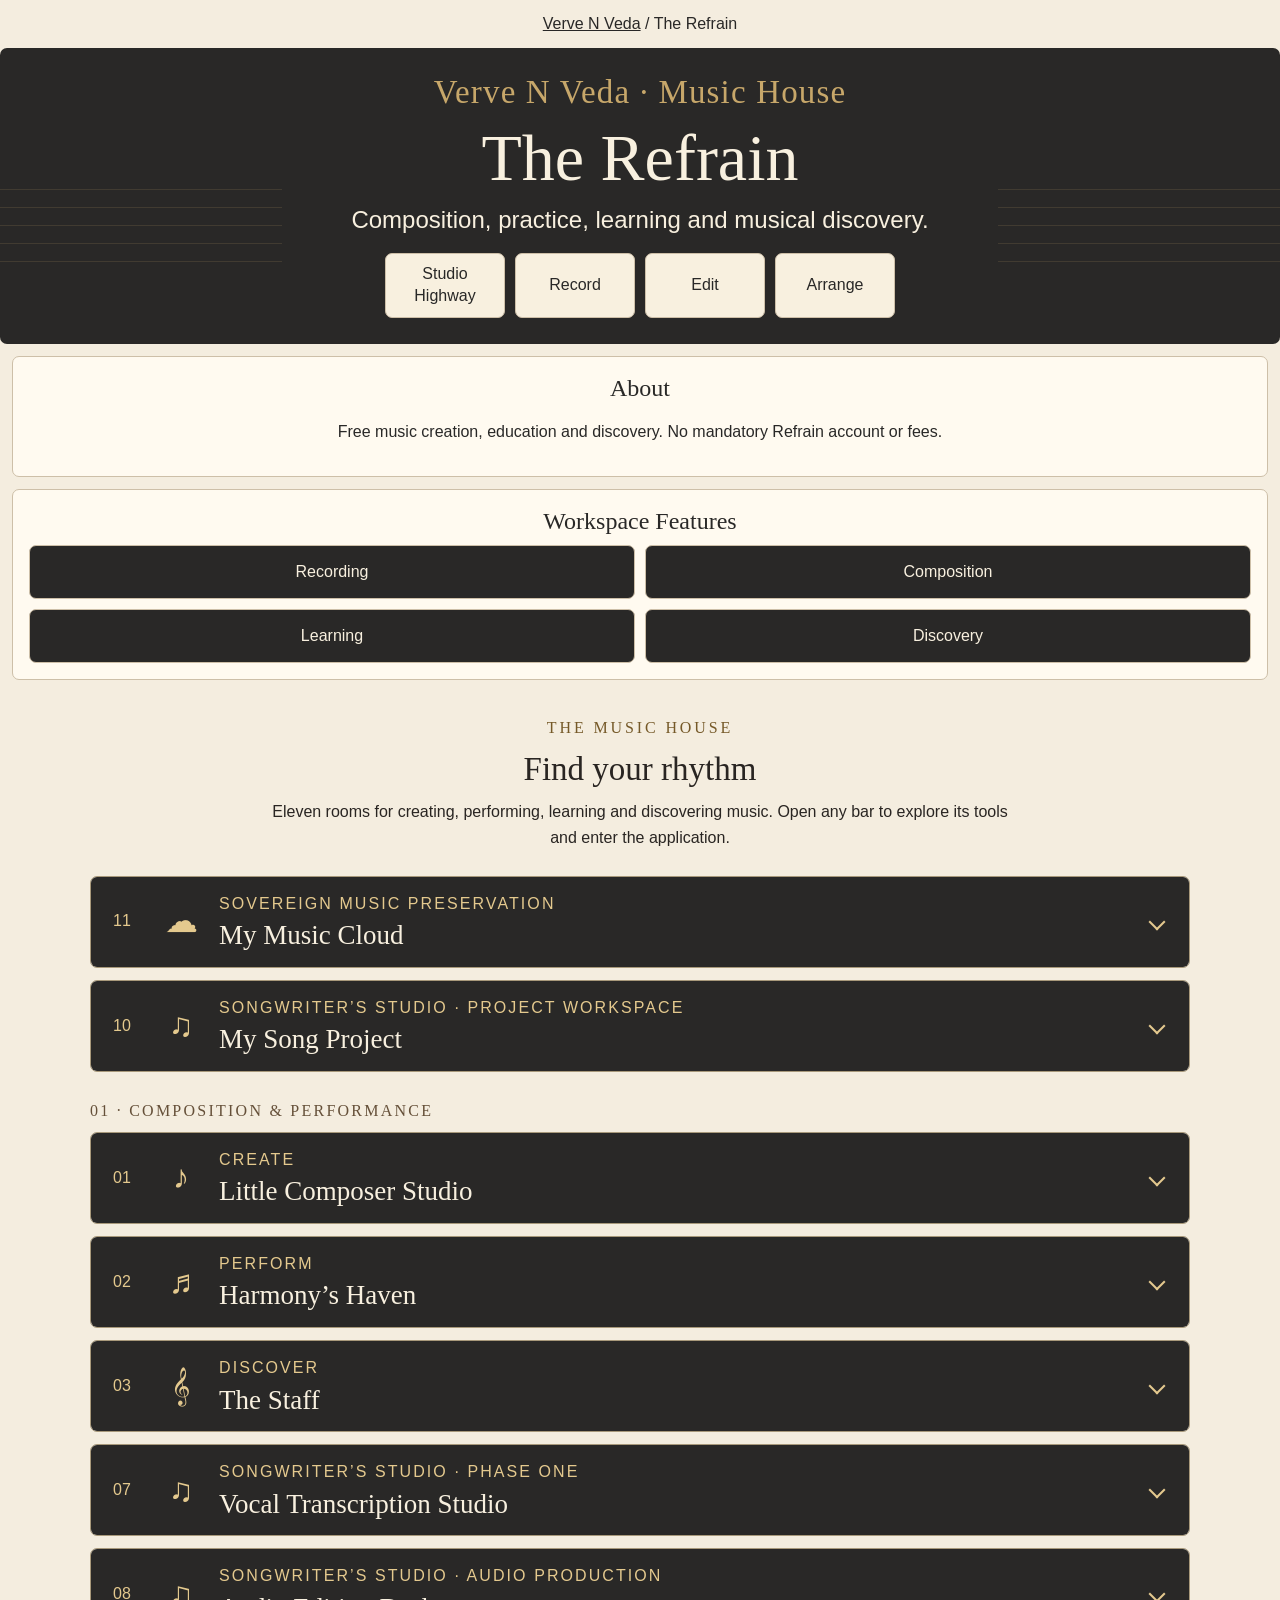
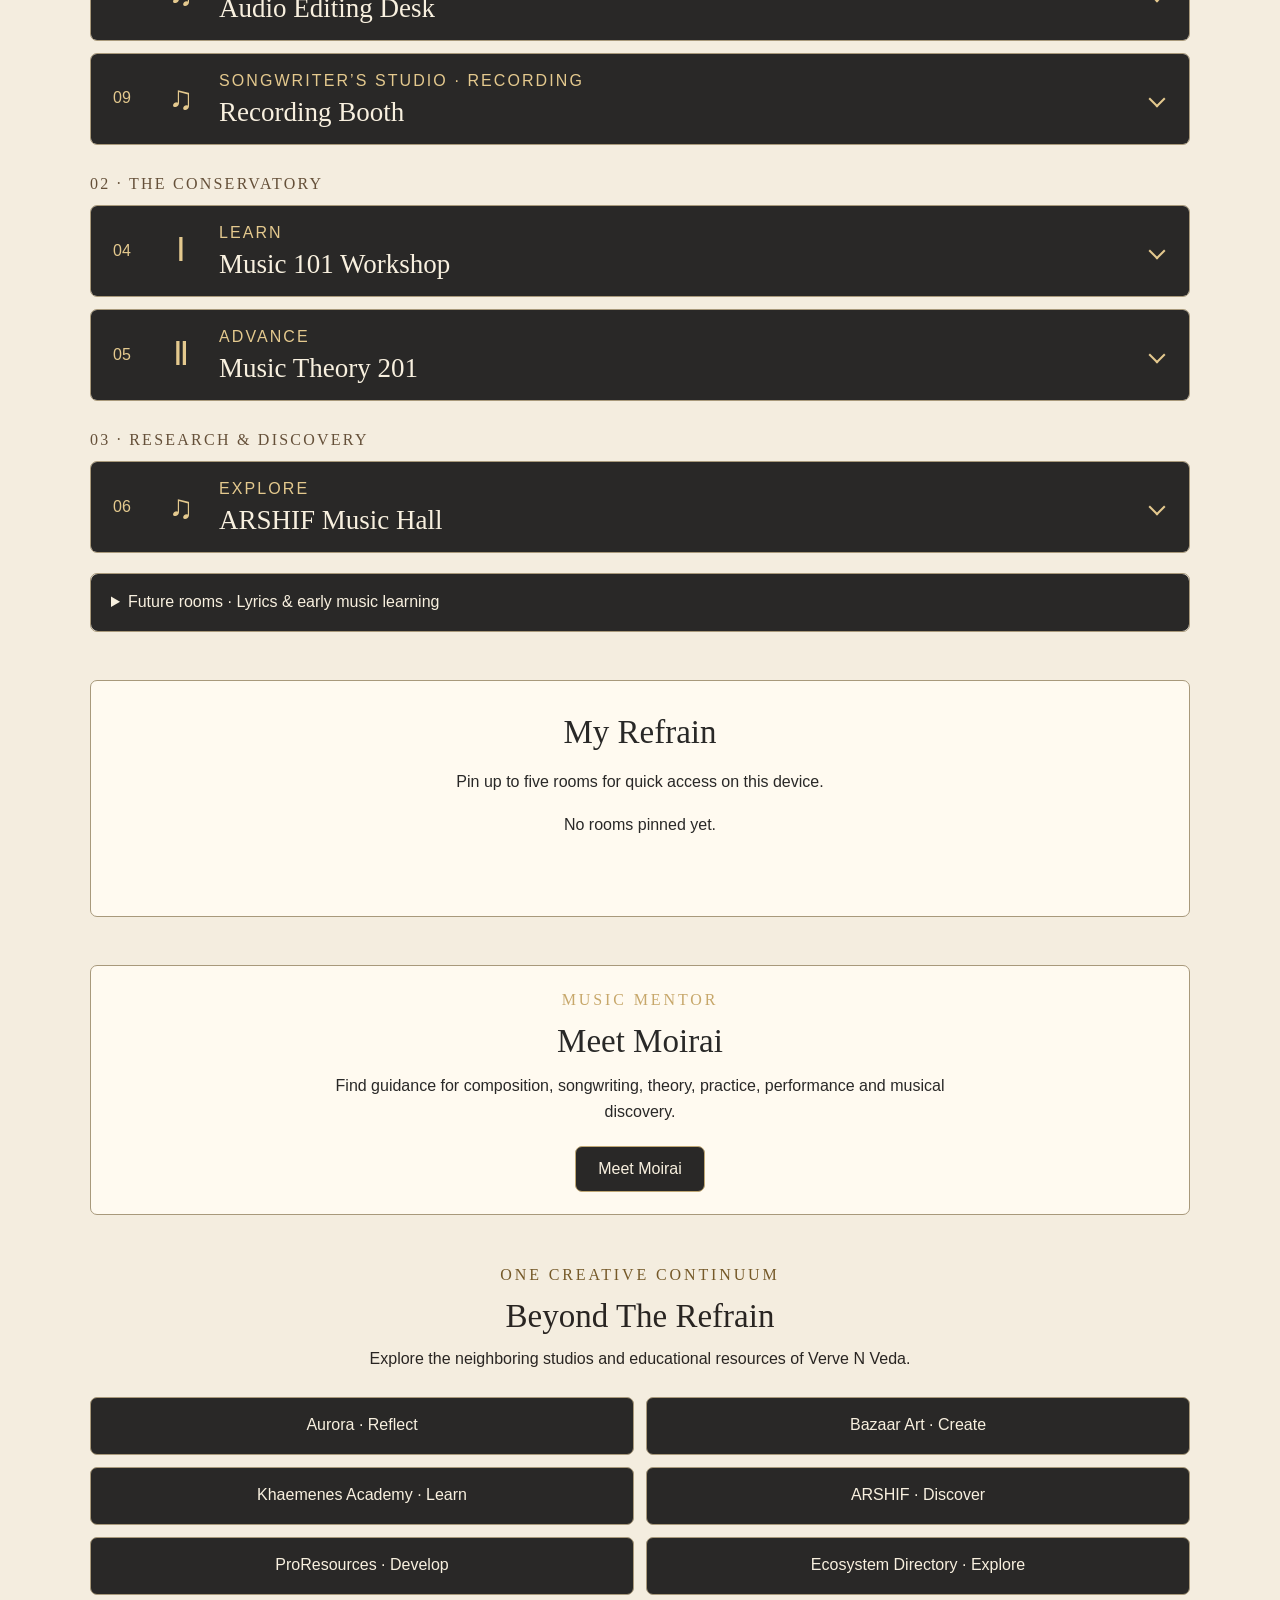
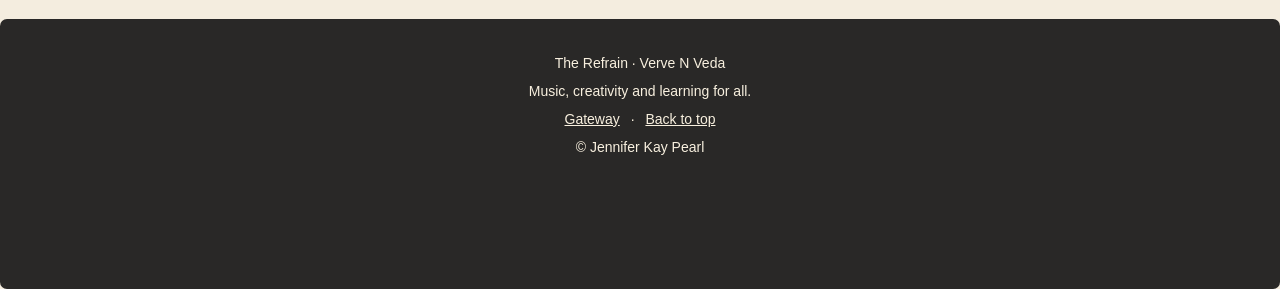
<file: index.html>
<!doctype html>
<html lang="en"><head><meta charset="utf-8"><meta name="viewport" content="width=device-width,initial-scale=1"><meta name="description" content="The Refrain — a house of music, composition, practice and education."><meta name="theme-color" content="#292827"><link rel="canonical" href="https://vervenveda.com/the_refrain.github.io/"><title>The Refrain | Music House</title>
<style>
:root{--cream:#f8f0df;--paper:#f4eddf;--charcoal:#292827;--gold:#c7a76a;--ink:#292522;--line:#cdbfa8;--display:Cinzel,Georgia,serif;--body:"Brandon Grotesque",Nunito,Arial,sans-serif}*{box-sizing:border-box}body{margin:0;background:var(--paper);color:var(--ink);font:16px/1.65 var(--body)}html{scroll-padding-top:145px}a{color:inherit}button,summary{font:inherit}button,summary{cursor:pointer}a:focus-visible,button:focus-visible,summary:focus-visible{outline:3px solid #b28536;outline-offset:4px}.rf-shell{width:min(1100px,calc(100% - 32px));margin:auto}.rf-skip{position:absolute;left:12px;top:-100px;z-index:9999;background:#fff;padding:10px}.rf-skip:focus{top:10px}.rf-hero{background:var(--charcoal);color:var(--cream);text-align:center;padding:54px 16px 44px;position:relative;overflow:hidden}.rf-hero:before,.rf-hero:after{content:"";position:absolute;width:30%;height:100px;top:42%;opacity:.15;background:repeating-linear-gradient(to bottom,transparent 0 17px,var(--gold) 17px 18px);pointer-events:none}.rf-hero:before{left:-8%}.rf-hero:after{right:-8%}.rf-hero>*{position:relative}.rf-eyebrow{font:400 16px/1.5 var(--display);letter-spacing:.18em;text-transform:uppercase;color:var(--gold)}.rf-hero h1{font:400 clamp(44px,8vw,88px)/1.15 var(--display);margin:12px 0}.rf-hero p{max-width:650px;margin:12px auto 24px;font-size:18px}.rf-emblem{font-size:55px;color:var(--gold);line-height:1}.rf-nav,.room-actions{display:flex;flex-wrap:wrap;justify-content:center;gap:12px}.rf-nav a,.launch,.pin{display:inline-flex;align-items:center;justify-content:center;min-height:44px;padding:9px 22px;border:1px solid var(--gold);border-radius:7px;text-decoration:none;font-size:16px;font-weight:400}.rf-nav a{color:var(--cream)}.launch,.pin{background:var(--charcoal);color:var(--cream)}.pin{background:transparent;color:var(--ink);border-color:#8b7961}.rf-section{padding:34px 0}.rf-intro{text-align:center;max-width:740px;margin:0 auto 24px}.rf-intro h2,.rf-panel h2{font:400 clamp(24px,4vw,33px)/1.3 var(--display);margin:8px 0}.rf-intro p{margin:8px 0}.rf-group{font:400 16px/1.5 var(--display);letter-spacing:.14em;text-transform:uppercase;margin:27px 0 9px;color:#655039}.room{--room:#56303a;margin:0 0 12px;border:1px solid var(--line);border-radius:7px;overflow:hidden;background:#fffaf0}.room-keyboard{--room:#344b60}.room-staff{--room:#405848}.room-music101{--room:#72552a}.room-music201{--room:#493d60}.room-arshif-music{--room:#315753}.room summary{display:grid;grid-template-columns:30px 48px 1fr 20px;align-items:center;gap:14px;min-height:88px;padding:14px 22px;background:var(--room);color:var(--cream);list-style:none}.room summary::-webkit-details-marker{display:none}.room-number{font-size:16px;color:#eee0bd}.room-symbol{font:400 33px/1 Georgia,serif;text-align:center}.room-heading{display:grid;gap:2px}.room-kind{font-size:16px;letter-spacing:.13em;text-transform:uppercase;color:#f2dfb3}.room-name{font:400 clamp(20px,3vw,27px)/1.25 var(--display)}.chevron{width:12px;height:12px;border-right:2px solid currentColor;border-bottom:2px solid currentColor;transform:rotate(45deg);justify-self:center}.room[open] .chevron{transform:rotate(225deg)}.room-body{text-align:center;padding:22px 24px 26px}.room-body p{margin:0 auto 12px;max-width:700px}.features{color:#655039;font-size:16px}.room-actions{margin-top:19px}.rf-panel{border:1px solid var(--line);border-radius:7px;padding:25px;text-align:center;background:#fffaf0}.rf-mentor{background:#303530;color:var(--cream);border-color:#303530}.rf-mentor .launch{border-color:var(--gold)}.rf-mentor p{max-width:640px;margin:10px auto 20px}.rf-links{display:grid;grid-template-columns:repeat(2,minmax(0,1fr));gap:12px;margin-top:18px}.rf-links a{border:1px solid var(--line);padding:14px;border-radius:7px;text-decoration:none;background:#fffaf0}.rf-favorites{display:flex;flex-wrap:wrap;gap:10px;justify-content:center}.rf-favorites a{padding:8px 14px;border:1px solid var(--line);border-radius:7px}.rf-footer{text-align:center;background:var(--charcoal);color:var(--cream);padding:28px 16px 65px}.rf-footer a{margin:0 7px}.rf-breadcrumb{padding:14px 0;font-size:16px}.rf-pending{margin-top:20px;border:1px solid var(--line);border-radius:7px;background:#fffaf0}.rf-pending summary{padding:15px 20px}.rf-pending p{padding:0 20px 15px;margin:0}.rf-status{min-height:1.5em;text-align:center}.rf-footer p{margin:5px 0}@media(max-width:540px){.room summary{grid-template-columns:24px 32px 1fr 14px;gap:9px;padding:12px;min-height:80px}.room-symbol{font-size:27px}.room-body{padding:18px 14px}.rf-hero{padding:36px 12px}.rf-links{grid-template-columns:1fr}.rf-nav a{padding:9px 12px}}@media(prefers-reduced-motion:reduce){*{scroll-behavior:auto!important}}
</style><link rel="stylesheet" href="assets/refrain-core.css"><style id="refrain-landing-polish">
/* Landing-page presentation only. Canonical VNV header and hamburger remain authoritative. */
body[data-refrain-title="The Refrain"] #vnvHeaderAutoPopulate .vnv-header-inner{display:grid!important;grid-template-columns:minmax(0,1fr) 44px!important;align-items:center!important;gap:12px!important;min-height:55px!important;padding:5px 12px!important;width:100%!important;max-width:none!important;box-sizing:border-box}
body[data-refrain-title="The Refrain"] #vnvHeaderAutoPopulate .vnv-header-home{grid-column:1;min-width:0;max-width:100%;width:auto!important;justify-self:start;align-items:center;gap:9px}
body[data-refrain-title="The Refrain"] #vnvHeaderAutoPopulate .vnv-header-actions,body[data-refrain-title="The Refrain"] #vnvHeaderAutoPopulate .vnv-header-subtitle{display:none!important}
body[data-refrain-title="The Refrain"] #vnvHeaderAutoPopulate .vnv-header-title{font-size:16px!important;line-height:1.25!important;white-space:nowrap;overflow:hidden;text-overflow:ellipsis}
body[data-refrain-title="The Refrain"] #vnvHeaderAutoPopulate .vnv-header-logo{width:38px!important;height:38px!important;flex:0 0 38px!important;border-radius:7px!important}
body[data-refrain-title="The Refrain"] #vnvHeaderAutoPopulate .vnv-header-menu-button{grid-column:2!important;grid-row:1!important;justify-self:end!important;align-self:center!important;margin:0!important;width:44px!important;height:44px!important;border-radius:7px!important}
.rf-hero{padding:24px 16px 26px;border-radius:7px;overflow:hidden}
.rf-hero .rf-eyebrow{font:400 clamp(24px,3vw,33px)/1.25 var(--display);letter-spacing:.035em;text-transform:none}
.rf-hero h1{font:400 clamp(40px,6vw,66px)/1.12 var(--display);margin:8px 0}
.rf-hero p{font-size:24px;line-height:1.4;max-width:1000px;margin:8px auto 16px}
.rf-hero .rf-core-actions{margin:12px auto 0;gap:10px}
.rf-hero .rf-core-actions a{flex:0 1 120px;min-height:44px}
.rf-section{padding:24px 0}
.room,.rf-pending,.rf-panel,.rf-links a{background:var(--charcoal);color:var(--cream);border:1px solid #a8997b;border-radius:7px}
.room summary{background:var(--charcoal);color:var(--cream);min-height:77px;transition:background .15s ease}
.room summary:hover,.rf-pending summary:hover,.rf-links a:hover,.rf-favorites a:hover{background:#3c3a36;color:var(--cream)}
.room-kind,.room-number,.room-symbol,.room .chevron{color:#e4c98e}
.room-body{border-top:1px solid #766a55;background:#34322f;color:var(--cream)}
.room-body .features{color:#e4d9c2}
.room-actions .launch,.room-actions .pin,.rf-panel .launch,.rf-favorites a{background:var(--charcoal);color:var(--cream);border:1px solid #bfa774;border-radius:7px;font-weight:400}
.room-actions .launch:hover,.room-actions .pin:hover,.rf-panel .launch:hover{background:var(--cream);color:var(--charcoal)}
.room-actions .pin[aria-pressed="true"]{background:#d8b66b;color:var(--charcoal)}
.rf-pending summary{padding:15px 20px;min-height:54px;font-size:16px;border-radius:7px}
.rf-pending p{color:var(--cream);padding:12px 20px 18px}
.rf-panel{padding:22px 25px}
.rf-panel h2,.rf-panel p,.rf-panel .rf-status,.rf-favorites{color:var(--cream)}
.rf-links{grid-template-columns:repeat(2,minmax(0,1fr));gap:12px}
.rf-links a{display:flex;align-items:center;justify-content:center;text-align:center;min-height:58px;padding:12px;font-size:16px;line-height:1.4;overflow-wrap:anywhere}
.rf-footer,.rf-footer *{font-size:14px!important;color:var(--cream)!important}
@media(max-width:540px){.rf-hero{padding:20px 12px 22px}.rf-hero p{font-size:20px}.rf-hero .rf-core-actions a{flex:1 1 80px;padding-inline:8px}.rf-links{grid-template-columns:repeat(2,minmax(0,1fr));gap:8px}.rf-links a{padding:10px 8px;min-height:64px}.room summary{min-height:77px}.rf-panel{padding:18px 14px}}
@media(prefers-reduced-motion:reduce){.room summary{transition:none}}
</style>
</head><body id="top" data-refrain-core="1" data-refrain-root="./" data-refrain-title="The Refrain"><nav class="rf-core-crumb" aria-label="Breadcrumb"><a href="https://vervenveda.com/">Verve N Veda</a> / The Refrain</nav>
<a class="rf-skip" href="#main">Skip to music</a>
<main id="main">
<section class="rf-hero"><div class="rf-eyebrow">Verve N Veda · Music House</div><h1>The Refrain</h1><p>Composition, practice, learning and musical discovery.</p><nav class="rf-core-actions" aria-label="Music workspaces"><a href="apps/studio-highway.html">Studio Highway</a><a href="apps/recording-booth.html">Record</a><a href="apps/audio-editing-desk.html">Edit</a><a href="apps/pro-keyboard_index.html">Arrange</a></nav></section>
<section class="rf-core-about"><h2>About</h2><p>Free music creation, education and discovery. No mandatory Refrain account or fees.</p></section><section class="rf-core-features"><h2>Workspace Features</h2><div class="rf-core-grid"></div></section><dialog class="rf-core-dialog"><h2></h2><p></p><a href="#">Open tool</a> <button type="button">Close</button></dialog><section class="rf-section rf-shell" aria-labelledby="rooms-title"><div class="rf-intro"><div class="rf-eyebrow" style="color:#755928">The music house</div><h2 id="rooms-title">Find your rhythm</h2><p>Eleven rooms for creating, performing, learning and discovering music. Open any bar to explore its tools and enter the application.</p></div>
<details class="room" id="music-cloud"><summary><span class="room-number">11</span><span class="room-symbol" aria-hidden="true">☁</span><span class="room-heading"><span class="room-kind">Sovereign Music Preservation</span><span class="room-name">My Music Cloud</span></span><span class="chevron" aria-hidden="true"></span></summary><div class="room-body"><p>Unlock encrypted song backups, organize albums, review masters and ownership declarations in a private local library.</p><p class="features">Private library · Albums · Ownership · Recovery</p><div class="room-actions"><a class="launch" href="apps/music-cloud.html">Open Music Cloud</a><button type="button" class="pin" data-pin="music-cloud" aria-pressed="false">Pin</button></div></div></details><details class="room" id="song-project"><summary><span class="room-number">10</span><span class="room-symbol" aria-hidden="true">♫</span><span class="room-heading"><span class="room-kind">Songwriter’s Studio · Project Workspace</span><span class="room-name">My Song Project</span></span><span class="chevron" aria-hidden="true"></span></summary><div class="room-body"><p>Keep your recordings, lyrics, arrangements and production files together in a private portable song package.</p><p class="features">Local files · Integrity checks · Backup · Restore</p><div class="room-actions"><a class="launch" href="apps/song-project.html">Open Song Project</a><button type="button" class="pin" data-pin="song-project" aria-pressed="false">Pin</button></div></div></details><h3 class="rf-group" id="compose">01 · Composition &amp; performance</h3><details class="room room-composer" id="composer"><summary><span class="room-number">01</span><span class="room-symbol" aria-hidden="true">♪</span><span class="room-heading"><span class="room-kind">Create</span><span class="room-name">Little Composer Studio</span></span><span class="chevron" aria-hidden="true"></span></summary><div class="room-body"><p>Make melodies, explore musical symbols and build four-beat rhythms in a welcoming beginner studio.</p><p class="features">Rainbow piano · Melody recording · Rhythm builder · Mini lessons</p><div class="room-actions"><a class="launch" href="apps/composer_studio_index.html">Open Composer</a><button type="button" class="pin" data-pin="composer" aria-pressed="false">Pin</button></div></div></details>
<details class="room room-keyboard" id="keyboard"><summary><span class="room-number">02</span><span class="room-symbol" aria-hidden="true">♬</span><span class="room-heading"><span class="room-kind">Perform</span><span class="room-name">Harmony’s Haven</span></span><span class="chevron" aria-hidden="true"></span></summary><div class="room-body"><p>Explore the professional 88-key keyboard, record performances and develop arrangements with track layers.</p><p class="features">Keyboard · Metronome · Scale studio · Grand staff</p><div class="room-actions"><a class="launch" href="apps/pro-keyboard_index.html">Open Keyboard</a><button type="button" class="pin" data-pin="keyboard" aria-pressed="false">Pin</button></div></div></details>
<details class="room room-staff" id="staff"><summary><span class="room-number">03</span><span class="room-symbol" aria-hidden="true">𝄞</span><span class="room-heading"><span class="room-kind">Discover</span><span class="room-name">The Staff</span></span><span class="chevron" aria-hidden="true"></span></summary><div class="room-body"><p>Write original music on a five-line staff, listen to your composition and transfer it into Harmony’s Haven.</p><p class="features">Notation editor · Playback · Portable compositions</p><div class="room-actions"><a class="launch" href="apps/the-staff_index.html">Open Staff</a><button type="button" class="pin" data-pin="staff" aria-pressed="false">Pin</button></div></div></details>
<details class="room" style="--room:#704b54" id="vocal-transcription"><summary><span class="room-number">07</span><span class="room-symbol" aria-hidden="true">♫</span><span class="room-heading"><span class="room-kind">Songwriter’s Studio · Phase One</span><span class="room-name">Vocal Transcription Studio</span></span><span class="chevron" aria-hidden="true"></span></summary><div class="room-body"><p>Turn a single-voice recording into editable candidate musical notes, entirely in your browser.</p><p class="features">Local audio analysis · Waveform · Melody preview · Portable note export</p><div class="room-actions"><a class="launch" href="apps/vocal-transcription.html">Open Vocal Studio</a><button type="button" class="pin" data-pin="vocal-transcription" aria-pressed="false">Pin</button></div></div></details><details class="room" style="--room:#3f5950" id="audio-editing"><summary><span class="room-number">08</span><span class="room-symbol" aria-hidden="true">♫</span><span class="room-heading"><span class="room-kind">Songwriter’s Studio · Audio Production</span><span class="room-name">Audio Editing Desk</span></span><span class="chevron" aria-hidden="true"></span></summary><div class="room-body"><p>Crop, split, trim and mend original recordings without changing the source audio.</p><p class="features">Waveform timeline · Multiple takes · Fades · Undo and redo · WAV export</p><div class="room-actions"><a class="launch" href="apps/audio-editing-desk.html">Open Editing Desk</a><button type="button" class="pin" data-pin="audio-editing" aria-pressed="false">Pin</button></div></div></details><details class="room" style="--room:#704b54" id="recording-booth"><summary><span class="room-number">09</span><span class="room-symbol" aria-hidden="true">♫</span><span class="room-heading"><span class="room-kind">Songwriter’s Studio · Recording</span><span class="room-name">Recording Booth</span></span><span class="chevron" aria-hidden="true"></span></summary><div class="room-body"><p>Capture original vocal takes directly on your device. No account, upload or recording fee.</p><p class="features">Microphone selection · Record · Pause · Review · Save to drive</p><div class="room-actions"><a class="launch" href="apps/recording-booth.html">Open Recording Booth</a><button type="button" class="pin" data-pin="recording-booth" aria-pressed="false">Pin</button></div></div></details><h3 class="rf-group" id="learn">02 · The conservatory</h3><details class="room room-music101" id="music101"><summary><span class="room-number">04</span><span class="room-symbol" aria-hidden="true">Ⅰ</span><span class="room-heading"><span class="room-kind">Learn</span><span class="room-name">Music 101 Workshop</span></span><span class="chevron" aria-hidden="true"></span></summary><div class="room-body"><p>Build a foundation in reading, rhythm, melody, harmony and musical expression.</p><p class="features">10 modules · Practice labs · Quizzes · Final assessment</p><div class="room-actions"><a class="launch" href="education/Music%20101%20Workshop_index.html">Open Music 101</a><button type="button" class="pin" data-pin="music101" aria-pressed="false">Pin</button></div></div></details>
<details class="room room-music201" id="music201"><summary><span class="room-number">05</span><span class="room-symbol" aria-hidden="true">Ⅱ</span><span class="room-heading"><span class="room-kind">Advance</span><span class="room-name">Music Theory 201</span></span><span class="chevron" aria-hidden="true"></span></summary><div class="room-body"><p>Develop harmonic fluency through chords, cadences, modes, modulation and composition.</p><p class="features">12 modules · Theory laboratories · Capstone · Final assessment</p><div class="room-actions"><a class="launch" href="education/Music%20201%20Workshop_index.html">Open Music 201</a><button type="button" class="pin" data-pin="music201" aria-pressed="false">Pin</button></div></div></details>
<h3 class="rf-group" id="explore">03 · Research &amp; discovery</h3><details class="room room-arshif-music" id="arshif-music"><summary><span class="room-number">06</span><span class="room-symbol" aria-hidden="true">♫</span><span class="room-heading"><span class="room-kind">Explore</span><span class="room-name">ARSHIF Music Hall</span></span><span class="chevron" aria-hidden="true"></span></summary><div class="room-body"><p>Discover musical traditions, historical context, research resources and independent practice.</p><p class="features">Music atlas · Source vault · Timeline · Glossary · Practice studio</p><div class="room-actions"><a class="launch" href="apps/ARSHIF_Music_Hall_Resources_Updated_index.html">Open Music Hall</a><button type="button" class="pin" data-pin="arshif-music" aria-pressed="false">Pin</button></div></div></details>
<details class="rf-pending" id="lyrics"><summary>Future rooms · Lyrics &amp; early music learning</summary><p>Lyric Studio, Preschool Piano, Preschool Music Staff Studio and ABC Story Sing-Along are planned connections. Their destinations are not yet registered here; no inactive launch buttons are shown.</p></details>
</section>
<section class="rf-shell rf-section" id="favorites" aria-labelledby="favorite-title"><div class="rf-panel"><h2 id="favorite-title">My Refrain</h2><p>Pin up to five rooms for quick access on this device.</p><div id="favGrid" class="rf-favorites"></div><p id="favStatus" class="rf-status" role="status"></p></div></section>
<section class="rf-shell rf-section" id="moirai"><div class="rf-panel rf-mentor"><div class="rf-eyebrow">Music mentor</div><h2>Meet Moirai</h2><p>Find guidance for composition, songwriting, theory, practice, performance and musical discovery.</p><a class="launch" href="https://artist1970.github.io/Moirai.github.io/">Meet Moirai</a></div></section>
<section class="rf-shell rf-section" id="refrain-network"><div class="rf-intro"><div class="rf-eyebrow" style="color:#755928">One creative continuum</div><h2>Beyond The Refrain</h2><p>Explore the neighboring studios and educational resources of Verve N Veda.</p></div><div class="rf-links"><a href="https://vervenveda.com/aurora.github.io/">Aurora · Reflect</a><a href="https://vervenveda.com/bazaarart.github.io/">Bazaar Art · Create</a><a href="https://vervenveda.com/Khaemenes_Academy.github.io/">Khaemenes Academy · Learn</a><a href="https://vervenveda.com/Arshif.github.io/">ARSHIF · Discover</a><a href="https://vervenveda.com/proresource_hub.github.io/">ProResources · Develop</a><a href="https://vervenveda.com/#directory">Ecosystem Directory · Explore</a></div></section></main>
<footer class="rf-footer"><p>The Refrain · Verve N Veda</p><p>Music, creativity and learning for all.</p><p><a href="https://vervenveda.com/">Gateway</a> · <a href="#top">Back to top</a></p><p>© Jennifer Kay Pearl</p></footer>
<script>
(()=>{const key="refrain.favorites.v1",buttons=[...document.querySelectorAll("button[data-pin]")],grid=document.getElementById("favGrid"),status=document.getElementById("favStatus");let saved=[];try{const raw=JSON.parse(localStorage.getItem(key)||"[]");if(Array.isArray(raw))saved=[...new Set(raw.filter(x=>typeof x==="string"))].slice(0,5)}catch{}const available=new Map(buttons.map(b=>[b.dataset.pin,b.closest("details")]));function render(){grid.replaceChildren();for(const b of buttons){const on=saved.includes(b.dataset.pin);b.setAttribute("aria-pressed",String(on));b.textContent=on?"Unpin":"Pin"}for(const id of saved){const d=available.get(id);if(!d)continue;const a=document.createElement("a");a.href=d.querySelector("a.launch").getAttribute("href");a.textContent=d.querySelector(".room-name").textContent;grid.append(a)}if(!grid.children.length)grid.textContent="No rooms pinned yet."}for(const b of buttons)b.addEventListener("click",()=>{const id=b.dataset.pin;if(saved.includes(id))saved=saved.filter(x=>x!==id);else{if(saved.filter(x=>available.has(x)).length>=5){status.textContent="Unpin a room before adding another.";return}saved=saved.filter(x=>available.has(x));saved.push(id)}try{localStorage.setItem(key,JSON.stringify(saved));status.textContent="Favorites updated."}catch{status.textContent="Favorites updated for this visit only."}render()});render();function openHash(){const id=location.hash.slice(1);const d=document.getElementById(id);if(d&&d.tagName==="DETAILS")d.open=true}window.addEventListener("hashchange",openHash);openHash()})();
</script>






<script src="https://vervenveda.com/assets/vnv-333-ticker.js"></script><script src="https://vervenveda.com/assets/vnv-ticker-autopopulate.js"></script><script src="https://vervenveda.com/assets/vnv-header-autopopulate.js"></script><script src="assets/refrain-core.js"></script><script src="https://vervenveda.com/assets/vnv-class-tools-toolbar.js?v=1.6.1"></script><script src="https://vervenveda.com/assets/vnv-ecosystem-toolbar.js"></script><script src="https://vervenveda.com/assets/khaemenes-campus-phrases.js" defer></script><script src="https://vervenveda.com/assets/khaemenes-interlingual-core.js" defer></script><script src="https://vervenveda.com/Khaemenes_Linguistics.github.io/assets/khaemenes-translator-loader.js?v=1.1.1" defer></script><script src="https://vervenveda.com/assets/vnv-language.js?v=20261121-half-height" defer></script>
<script src="https://vervenveda.com/assets/vnv-support.js" defer></script>
</body></html>
</file>
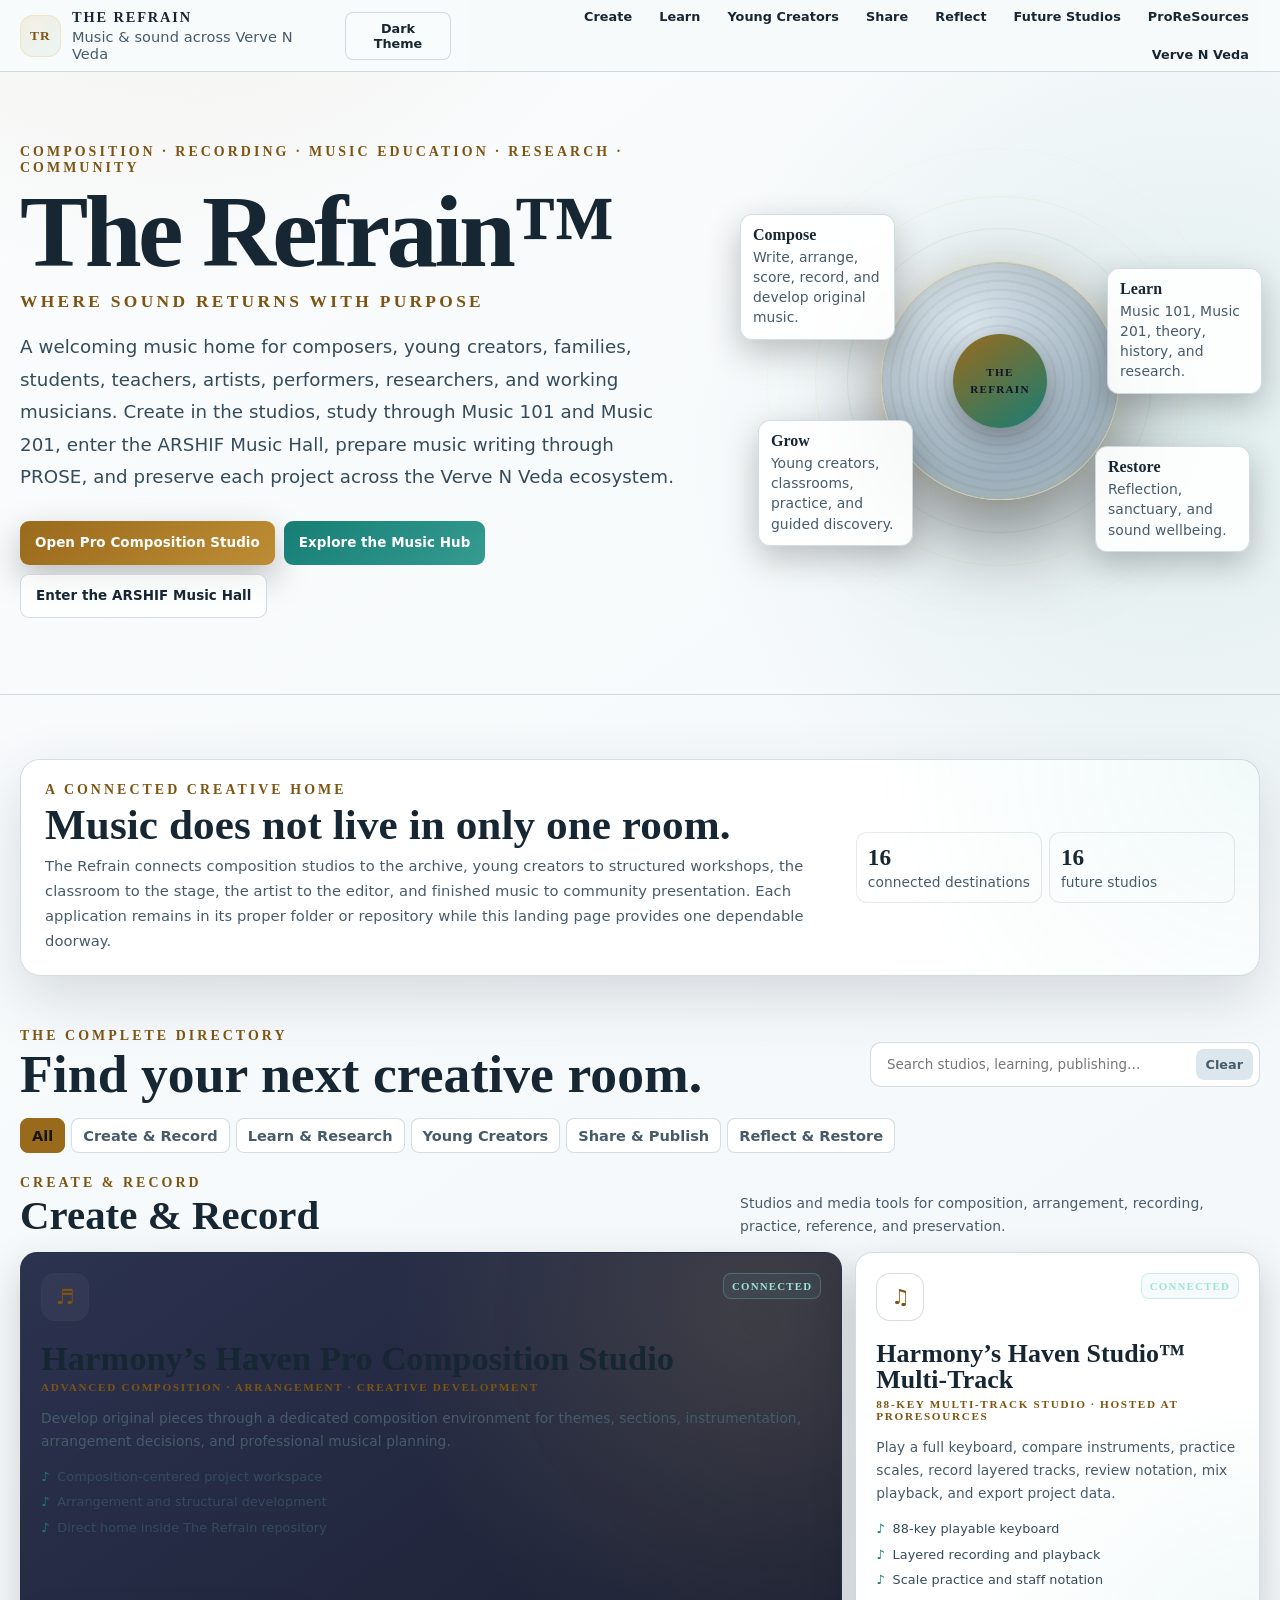
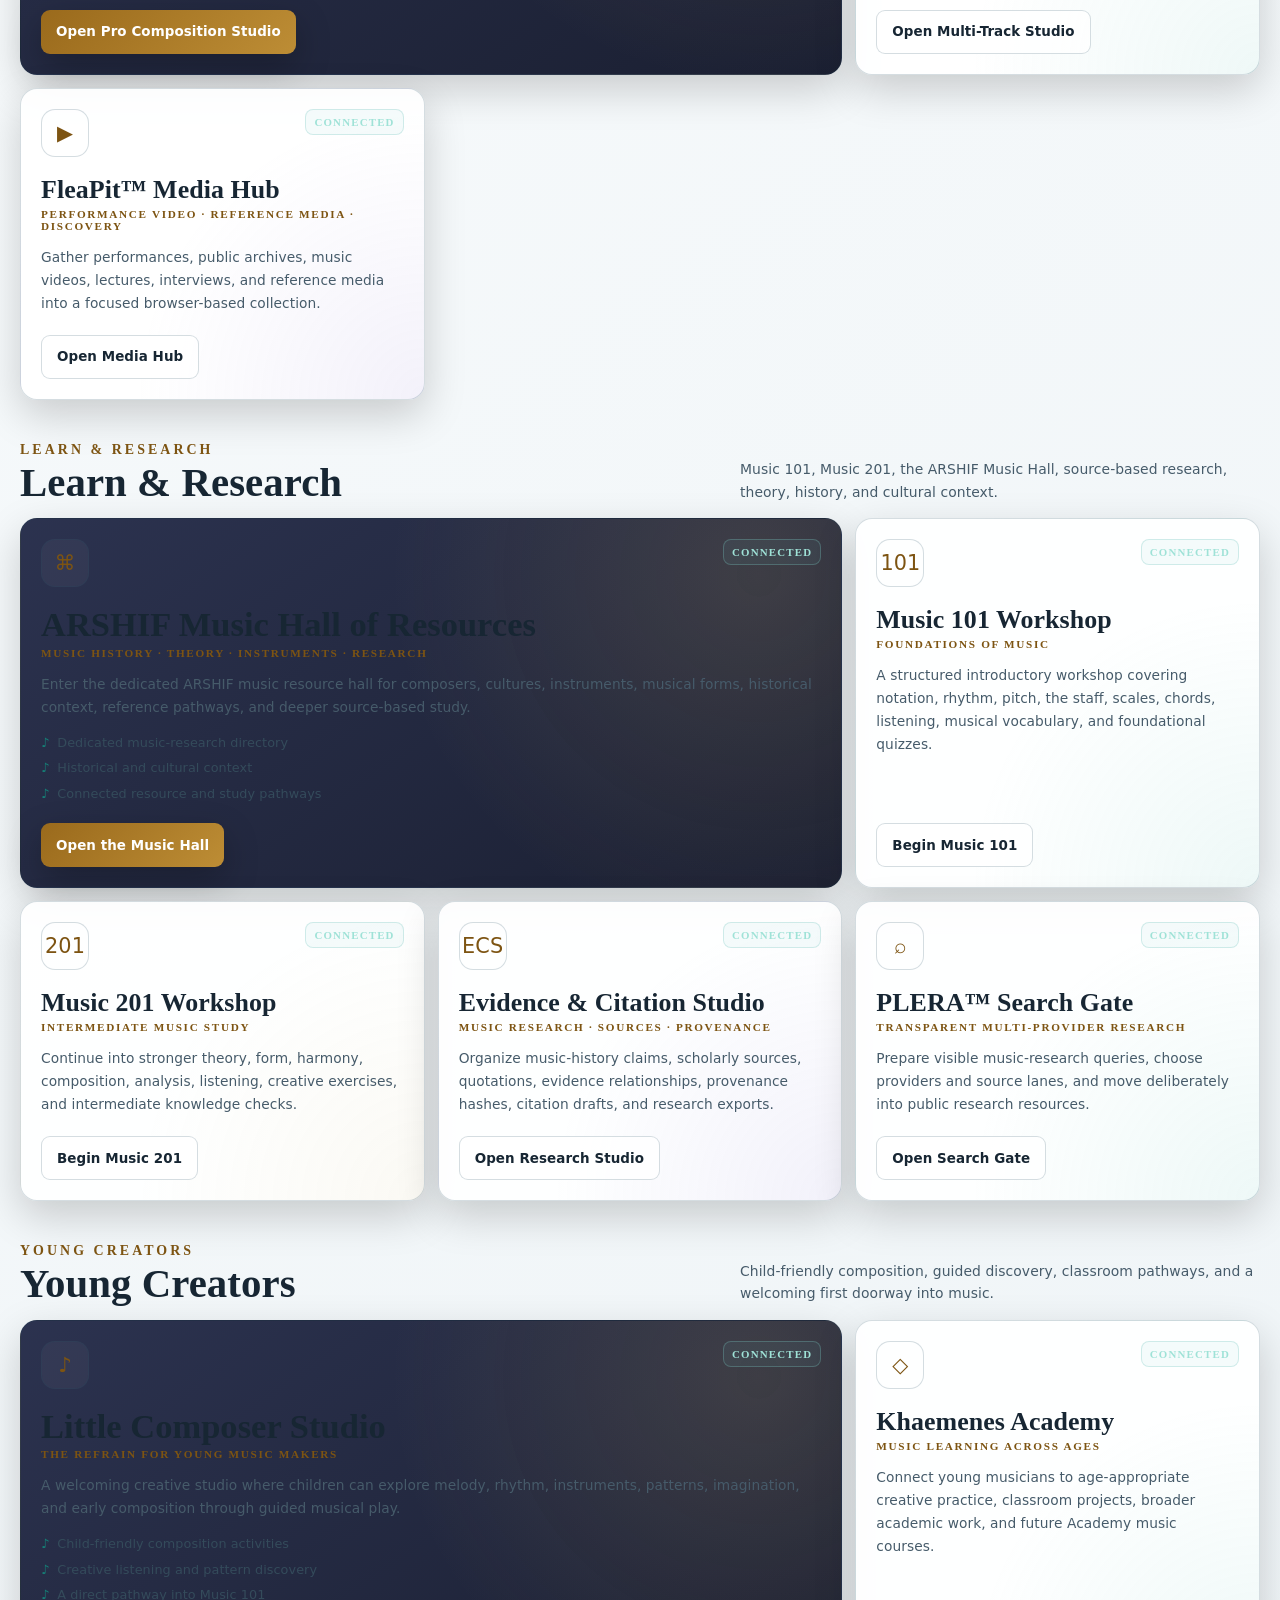
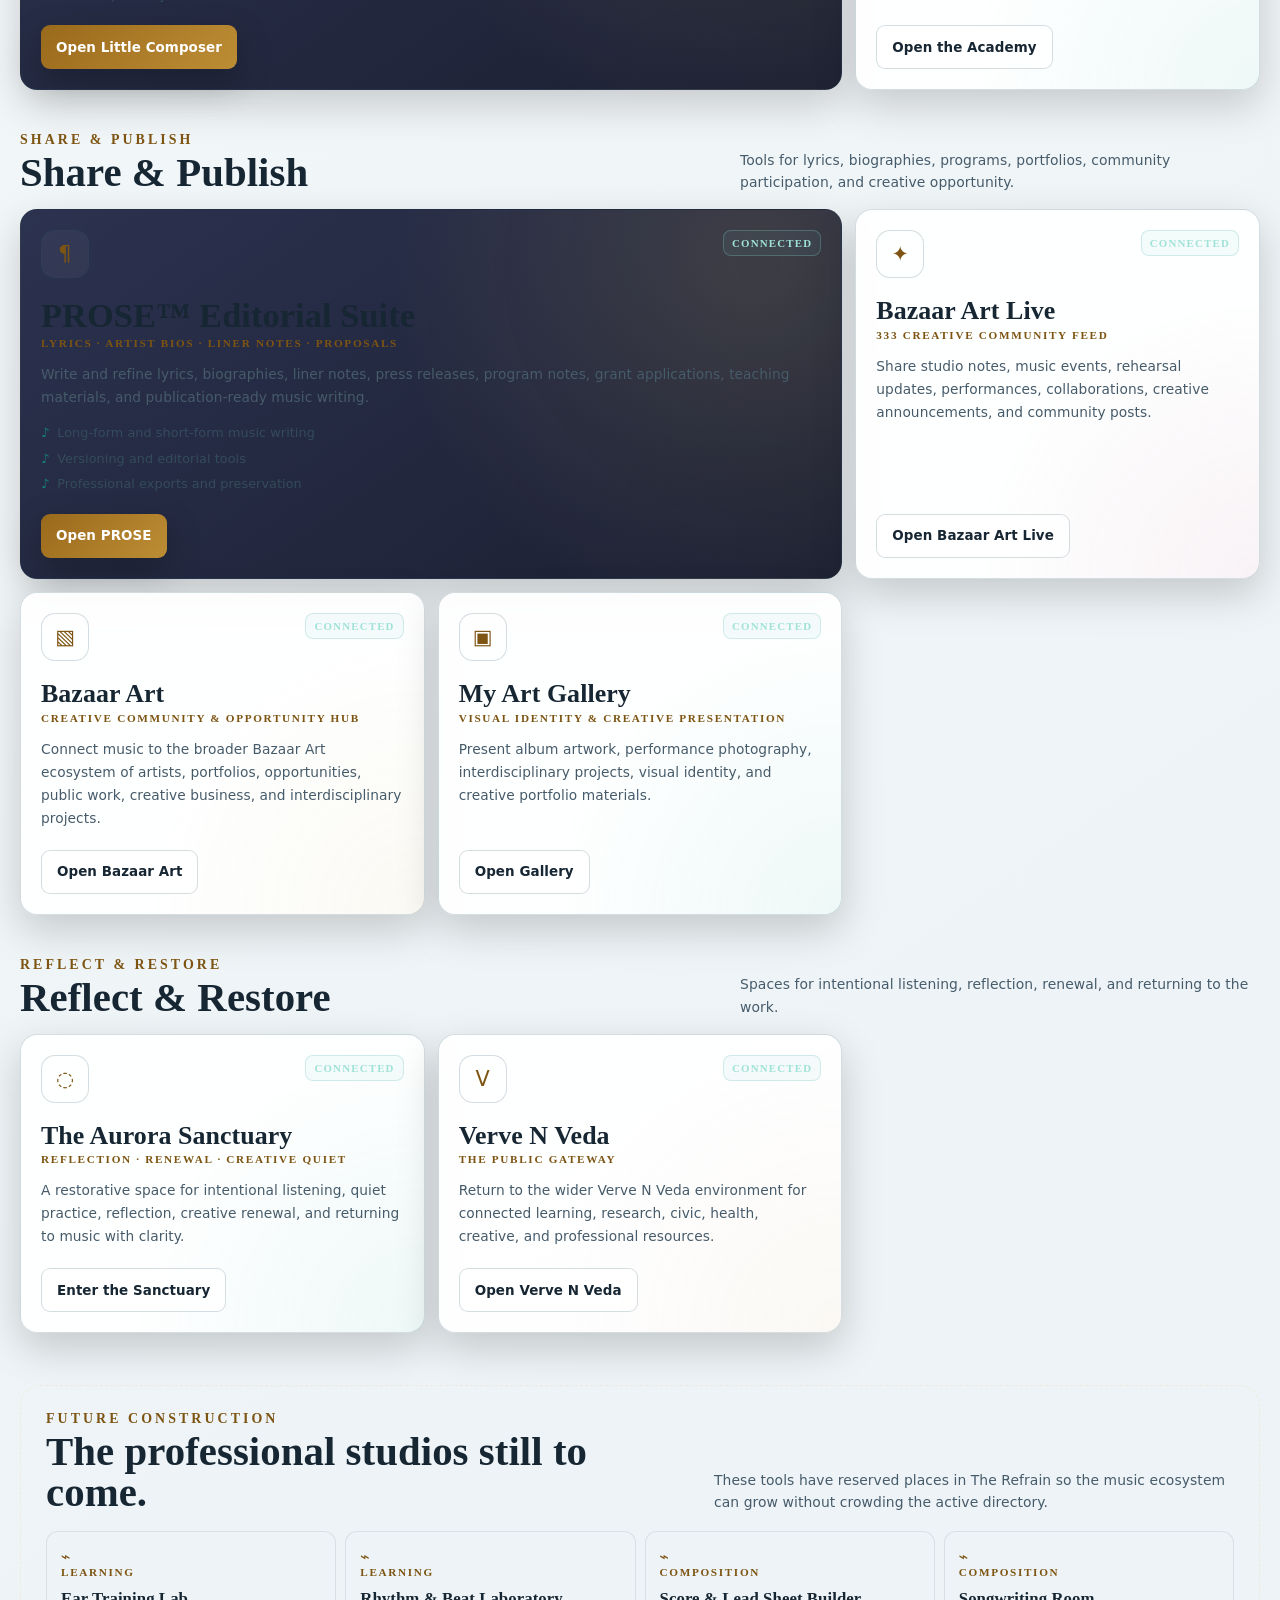
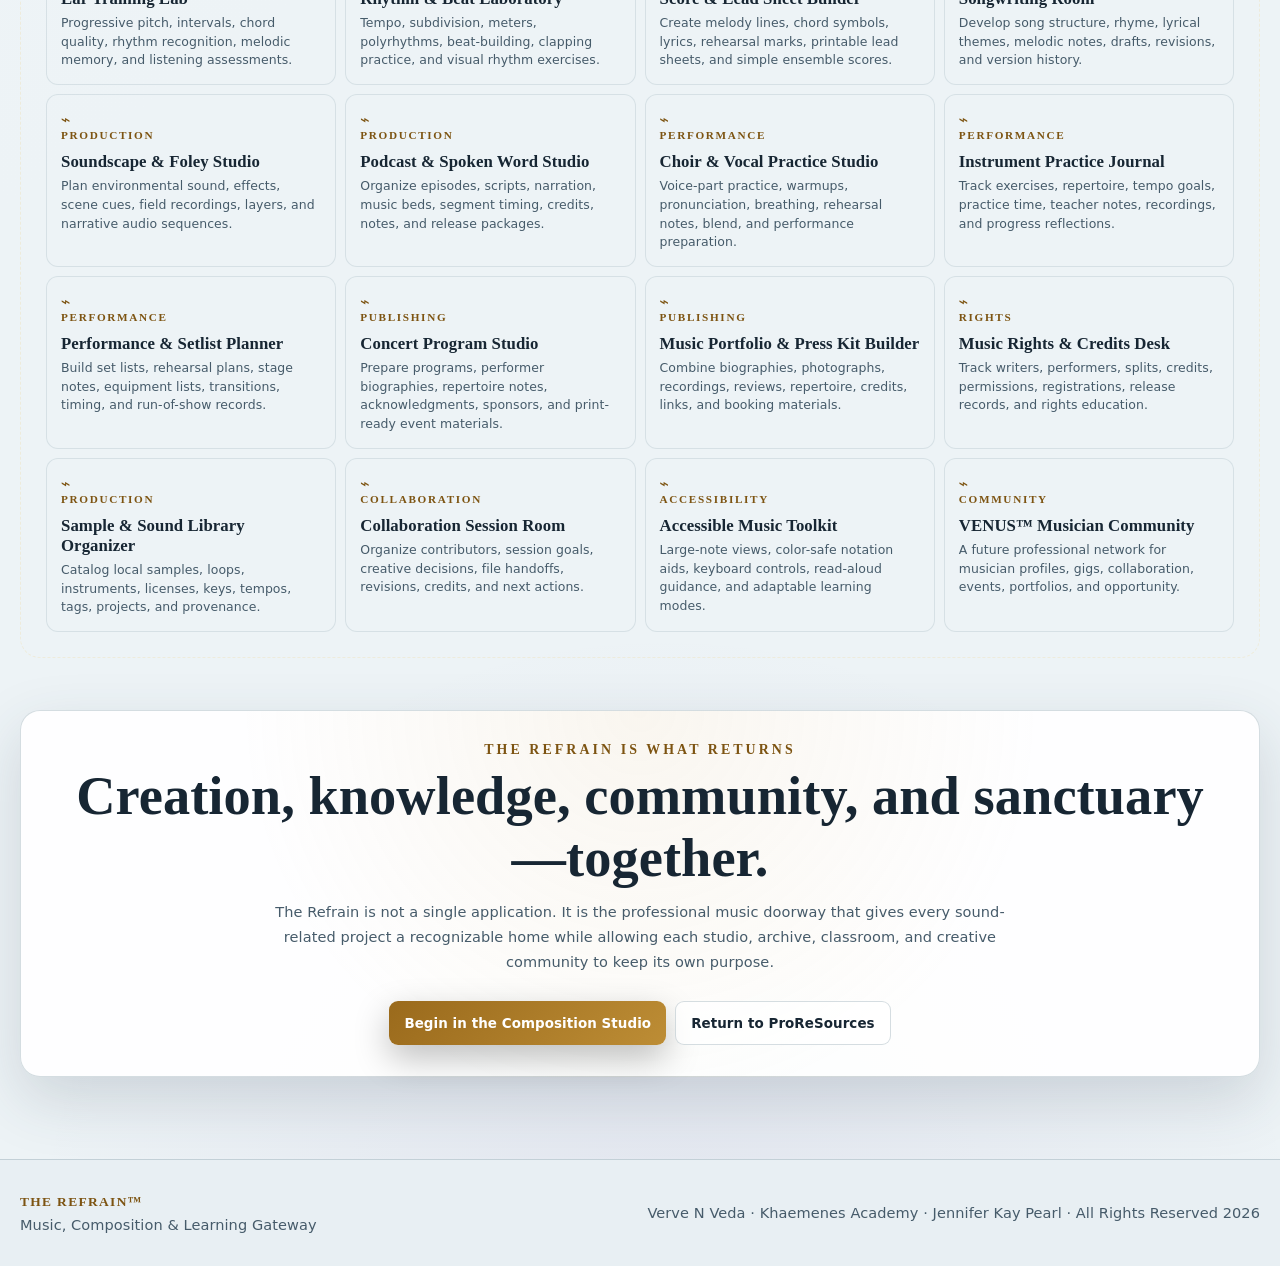
<file: The Refrain™ Music & Sound Hub_index.html>
<!doctype html>
<html lang="en">
<head>
  <meta charset="utf-8">
  <meta name="viewport" content="width=device-width,initial-scale=1">
  <meta name="description" content="The Refrain™ — the Verve N Veda music and sound gateway connecting composition, recording, young creators, Music 101 and 201, research, publishing, performance, and reflection.">
  <meta name="theme-color" content="#101426">
  <meta name="color-scheme" content="dark light">
  <title>The Refrain™ — Music, Composition & Learning Hall</title>
<style>
    :root{
      --font-display:"Gaspacho","Cormorant Garamond",Georgia,serif;
      --font-brand:"Cinzel","Aboreto",Georgia,serif;
      --font-ui:"Brandon Grotesque","Montserrat",system-ui,-apple-system,"Segoe UI",sans-serif;

      --night:#0c1020;
      --night-2:#151b32;
      --night-3:#1e2745;
      --paper:#f8f4ea;
      --paper-2:#eee6d7;
      --ink:#f7f4ed;
      --muted:#b7b8c4;
      --faint:#83889e;
      --gold:#d5b56f;
      --gold-2:#f0d898;
      --teal:#79c8bf;
      --violet:#9d8dd8;
      --rose:#c785a4;
      --line:rgba(232,213,168,.18);
      --line-soft:rgba(255,255,255,.09);
      --panel:rgba(22,28,50,.84);
      --panel-2:rgba(29,37,66,.86);
      --shadow:0 22px 70px rgba(0,0,0,.32);
      --radius:20px;
      --max:1240px;
      --base-size:17px;
    }

    *{box-sizing:border-box}
    html{scroll-behavior:smooth}
    body{
      margin:0;
      min-height:100vh;
      color:var(--ink);
      background:
        radial-gradient(circle at 12% -4%,rgba(213,181,111,.18),transparent 33rem),
        radial-gradient(circle at 92% 7%,rgba(121,200,191,.13),transparent 31rem),
        radial-gradient(circle at 52% 100%,rgba(157,141,216,.10),transparent 40rem),
        linear-gradient(145deg,var(--night),#090d19 72%);
      font-family:var(--font-ui);
      font-size:var(--base-size);
      font-synthesis:none;
      letter-spacing:.004em;
    }

    body::before{
      content:"";
      position:fixed;
      inset:0;
      pointer-events:none;
      opacity:.26;
      background:
        linear-gradient(transparent 95%,rgba(240,216,152,.18) 96%,transparent 97%);
      background-size:100% 28px;
      mask-image:linear-gradient(to bottom,#000,transparent 78%);
    }

    a{color:inherit;text-decoration:none}
    button,input{font:inherit}
    button{cursor:pointer}
    [hidden]{display:none!important}
    :focus-visible{outline:3px solid rgba(121,200,191,.72);outline-offset:3px}

    .skip-link{
      position:fixed;
      left:12px;
      top:-80px;
      z-index:1000;
      background:var(--paper);
      color:#15182a;
      padding:10px 14px;
      border-radius:9px;
    }
    .skip-link:focus{top:12px}

    .topbar{
      position:sticky;
      top:0;
      z-index:50;
      border-bottom:1px solid var(--line);
      background:rgba(10,14,27,.86);
      backdrop-filter:blur(18px);
    }

    .topbar-inner{
      width:min(var(--max),calc(100% - 32px));
      min-height:68px;
      margin:auto;
      display:flex;
      align-items:center;
      gap:18px;
    }

    .brand{
      display:flex;
      align-items:center;
      gap:11px;
      min-width:0;
    }

    .brand-mark{
      width:42px;
      height:42px;
      border:1px solid rgba(240,216,152,.48);
      border-radius:13px;
      display:grid;
      place-items:center;
      background:
        radial-gradient(circle at 34% 26%,rgba(255,255,255,.14),transparent 35%),
        linear-gradient(145deg,rgba(213,181,111,.20),rgba(121,200,191,.10));
      color:var(--gold-2);
      font-family:var(--font-brand);
      font-size:.84rem;
      font-weight:600;
      letter-spacing:.08em;
    }

    .brand-copy strong{
      display:block;
      font-family:var(--font-brand);
      font-size:.90rem;
      font-weight:600;
      letter-spacing:.13em;
      text-transform:uppercase;
    }

    .brand-copy span{
      display:block;
      margin-top:2px;
      color:var(--muted);
      font-size:.91rem;
    }

    .topnav{
      margin-left:auto;
      display:flex;
      align-items:center;
      gap:5px;
      flex-wrap:wrap;
      justify-content:flex-end;
    }

    .topnav a,.menu-button{
      border:1px solid transparent;
      border-radius:8px;
      padding:8px 10px;
      background:transparent;
      color:#d8dbea;
      font-size:.80rem;
      font-weight:600;
    }

    .topnav a:hover,.menu-button:hover{
      border-color:var(--line);
      background:rgba(255,255,255,.045);
    }

    .menu-button{display:none}

    .hero{
      position:relative;
      overflow:hidden;
      border-bottom:1px solid var(--line);
    }

    .hero-inner{
      width:min(var(--max),calc(100% - 32px));
      min-height:590px;
      margin:auto;
      padding:72px 0 76px;
      display:grid;
      grid-template-columns:minmax(0,1.12fr) minmax(340px,.88fr);
      gap:58px;
      align-items:center;
    }

    .eyebrow,.section-kicker{
      color:var(--gold-2);
      font-family:var(--font-brand);
      font-size:.87rem;
      font-weight:600;
      letter-spacing:.22em;
      text-transform:uppercase;
    }

    h1,h2,h3{
      font-family:var(--font-display);
      font-weight:600;
    }

    h1{
      margin:13px 0 18px;
      font-size:clamp(3.5rem,8vw,7.4rem);
      line-height:.84;
      letter-spacing:-.035em;
    }

    h1 span{
      display:block;
      margin-top:14px;
      color:var(--gold-2);
      font-family:var(--font-brand);
      font-size:.17em;
      line-height:1.4;
      letter-spacing:.19em;
      text-transform:uppercase;
    }

    .hero-copy{
      max-width:720px;
      margin:0;
      color:#d0d4e2;
      font-size:clamp(.98rem,1.7vw,1.14rem);
      line-height:1.78;
    }

    .hero-actions{
      display:flex;
      gap:9px;
      flex-wrap:wrap;
      margin-top:27px;
    }

    .button{
      min-height:44px;
      border:1px solid var(--line);
      border-radius:9px;
      padding:10px 15px;
      display:inline-flex;
      align-items:center;
      justify-content:center;
      gap:8px;
      background:rgba(255,255,255,.055);
      color:var(--ink);
      font-size:.84rem;
      font-weight:650;
      transition:transform .16s ease,background .16s ease,border-color .16s ease;
    }

    .button:hover{
      transform:translateY(-2px);
      border-color:rgba(240,216,152,.50);
      background:rgba(255,255,255,.08);
    }

    .button.primary{
      border:0;
      color:#17140d;
      background:linear-gradient(135deg,var(--gold-2),#c79b4b);
      box-shadow:0 13px 34px rgba(0,0,0,.25);
    }

    .button.teal{
      border:0;
      color:#071716;
      background:linear-gradient(135deg,#9be0d7,#5eaca5);
    }

    .button.disabled{
      cursor:default;
      opacity:.7;
      color:var(--muted);
      background:rgba(255,255,255,.035);
    }

    .button.disabled:hover{transform:none}

    .sound-orbit{
      position:relative;
      min-height:410px;
      display:grid;
      place-items:center;
    }

    .record{
      position:relative;
      z-index:3;
      width:238px;
      height:238px;
      border-radius:50%;
      border:1px solid rgba(240,216,152,.58);
      display:grid;
      place-items:center;
      background:
        repeating-radial-gradient(circle,rgba(255,255,255,.035) 0 2px,transparent 3px 9px),
        radial-gradient(circle at 38% 28%,#2f385c,#0b0e19 64%);
      box-shadow:
        0 0 0 12px rgba(213,181,111,.03),
        0 35px 90px rgba(0,0,0,.5),
        inset 0 0 45px rgba(213,181,111,.12);
    }

    .record-core{
      width:94px;
      height:94px;
      border-radius:50%;
      display:grid;
      place-items:center;
      background:linear-gradient(145deg,var(--gold),var(--teal));
      color:#101426;
      font-family:var(--font-brand);
      font-size:.7rem;
      font-weight:700;
      letter-spacing:.11em;
      text-align:center;
      line-height:1.5;
      box-shadow:0 12px 34px rgba(0,0,0,.36);
    }

    .orbit-ring{
      position:absolute;
      border:1px solid rgba(240,216,152,.20);
      border-radius:50%;
    }

    .orbit-ring.one{width:370px;height:370px}
    .orbit-ring.two{width:305px;height:305px;border-color:rgba(121,200,191,.18)}
    .orbit-ring.three{width:465px;height:465px;border-style:dashed;opacity:.68}

    .orbit-label{
      position:absolute;
      z-index:4;
      width:155px;
      padding:11px 12px;
      border:1px solid var(--line);
      border-radius:12px;
      background:rgba(14,19,36,.86);
      box-shadow:0 12px 34px rgba(0,0,0,.24);
      backdrop-filter:blur(12px);
    }

    .orbit-label strong{
      display:block;
      font-family:var(--font-display);
      font-size:1rem;
      font-weight:600;
    }

    .orbit-label span{
      display:block;
      margin-top:3px;
      color:var(--muted);
      font-size:.87rem;
      line-height:1.45;
    }

    .orbit-label.a{left:0;top:38px}
    .orbit-label.b{right:-2px;top:92px}
    .orbit-label.c{left:18px;bottom:40px}
    .orbit-label.d{right:10px;bottom:34px}

    main{
      width:min(var(--max),calc(100% - 32px));
      margin:auto;
      padding:64px 0 82px;
    }

    .intro-band{
      display:grid;
      grid-template-columns:minmax(0,1fr) auto;
      gap:22px;
      align-items:center;
      margin-bottom:52px;
      padding:22px 24px;
      border:1px solid var(--line);
      border-radius:var(--radius);
      background:
        radial-gradient(circle at 100% 0%,rgba(121,200,191,.09),transparent 24rem),
        var(--panel);
      box-shadow:var(--shadow);
    }

    .intro-band h2{
      margin:5px 0 7px;
      font-size:clamp(1.9rem,4vw,2.7rem);
      line-height:1;
    }

    .intro-band p{
      max-width:760px;
      margin:0;
      color:var(--muted);
      font-size:.92rem;
      line-height:1.7;
    }

    .hub-count{
      display:grid;
      grid-template-columns:1fr 1fr;
      gap:7px;
      min-width:190px;
    }

    .count-card{
      border:1px solid var(--line-soft);
      border-radius:11px;
      padding:11px;
      background:rgba(255,255,255,.035);
    }

    .count-card strong{
      display:block;
      font-family:var(--font-display);
      font-size:1.45rem;
    }

    .count-card span{
      color:var(--muted);
      font-size:.86rem;
    }

    .directory-tools{
      display:flex;
      align-items:center;
      justify-content:space-between;
      gap:14px;
      margin-bottom:18px;
      flex-wrap:wrap;
    }

    .directory-tools h2{
      margin:4px 0 0;
      font-size:clamp(2.15rem,4.5vw,3.35rem);
      line-height:.98;
    }

    .search{
      width:min(390px,100%);
      display:flex;
      gap:7px;
      padding:6px;
      border:1px solid var(--line);
      border-radius:11px;
      background:var(--panel);
    }

    .search input{
      min-width:0;
      flex:1;
      border:0;
      outline:0;
      padding:8px 10px;
      background:transparent;
      color:var(--ink);
      font-size:.84rem;
    }

    .search button{
      border:0;
      border-radius:8px;
      padding:8px 10px;
      background:var(--night-3);
      color:var(--muted);
      font-size:.80rem;
      font-weight:650;
    }

    .category-tabs{
      display:flex;
      gap:6px;
      margin-bottom:22px;
      overflow:auto;
      scrollbar-width:none;
    }

    .category-tabs::-webkit-scrollbar{display:none}

    .category-tab{
      flex:0 0 auto;
      border:1px solid var(--line);
      border-radius:8px;
      padding:8px 11px;
      background:var(--panel);
      color:var(--muted);
      font-size:.91rem;
      font-weight:600;
    }

    .category-tab[aria-selected="true"]{
      border-color:var(--gold);
      background:var(--gold);
      color:#17140c;
    }

    .hub-section{
      margin-top:42px;
    }

    .hub-section:first-of-type{margin-top:0}

    .section-head{
      display:flex;
      justify-content:space-between;
      align-items:end;
      gap:24px;
      margin-bottom:15px;
    }

    .section-head h2{
      margin:5px 0 0;
      font-size:clamp(1.8rem,3.5vw,2.55rem);
      line-height:1;
    }

    .section-head p{
      max-width:520px;
      margin:0;
      color:var(--muted);
      font-size:.87rem;
      line-height:1.62;
    }

    .card-grid{
      display:grid;
      grid-template-columns:repeat(3,minmax(0,1fr));
      gap:13px;
    }

    .hub-card{
      min-height:285px;
      padding:20px;
      border:1px solid var(--line);
      border-radius:17px;
      display:flex;
      flex-direction:column;
      background:
        radial-gradient(circle at 100% 100%,var(--glow,rgba(213,181,111,.08)),transparent 18rem),
        var(--panel);
      box-shadow:0 15px 42px rgba(0,0,0,.18);
      transition:transform .17s ease,border-color .17s ease;
    }

    .hub-card:hover{
      transform:translateY(-3px);
      border-color:rgba(240,216,152,.42);
    }

    .hub-card.featured{
      grid-column:span 2;
      min-height:325px;
      background:
        radial-gradient(circle at 90% 15%,rgba(213,181,111,.16),transparent 23rem),
        linear-gradient(145deg,rgba(35,42,72,.96),rgba(17,22,41,.96));
    }

    .hub-card.teal-card{--glow:rgba(121,200,191,.12)}
    .hub-card.violet-card{--glow:rgba(157,141,216,.12)}
    .hub-card.rose-card{--glow:rgba(199,133,164,.10)}

    .card-top{
      display:flex;
      align-items:flex-start;
      justify-content:space-between;
      gap:12px;
    }

    .card-icon{
      width:48px;
      height:48px;
      border:1px solid var(--line);
      border-radius:14px;
      display:grid;
      place-items:center;
      background:rgba(255,255,255,.045);
      color:var(--gold-2);
      font-size:1.3rem;
    }

    .status{
      border:1px solid var(--line);
      border-radius:8px;
      padding:6px 8px;
      color:var(--muted);
      background:rgba(255,255,255,.035);
      font-family:var(--font-brand);
      font-size:.68rem;
      font-weight:600;
      letter-spacing:.11em;
      text-transform:uppercase;
    }

    .status.live{
      color:#9fe2d7;
      border-color:rgba(121,200,191,.30);
      background:rgba(121,200,191,.07);
    }

    .status.planned{
      color:#e7ce90;
      border-color:rgba(213,181,111,.28);
      background:rgba(213,181,111,.07);
    }

    .hub-card h3{
      margin:20px 0 5px;
      font-size:1.62rem;
      line-height:1;
    }

    .hub-card.featured h3{font-size:2.15rem}

    .card-sub{
      color:var(--gold-2);
      font-family:var(--font-brand);
      font-size:.70rem;
      font-weight:600;
      letter-spacing:.15em;
      text-transform:uppercase;
    }

    .hub-card p{
      margin:14px 0 0;
      color:var(--muted);
      font-size:.86rem;
      line-height:1.67;
    }

    .feature-list{
      margin:15px 0 0;
      padding:0;
      list-style:none;
      display:grid;
      gap:7px;
      color:#d8d9e2;
      font-size:.80rem;
      line-height:1.45;
    }

    .feature-list li{
      display:flex;
      gap:8px;
    }

    .feature-list li::before{
      content:"♪";
      color:var(--teal);
    }

    .card-actions{
      display:flex;
      gap:7px;
      flex-wrap:wrap;
      margin-top:auto;
      padding-top:20px;
    }

    .planned-zone{
      margin-top:52px;
      padding:25px;
      border:1px dashed rgba(240,216,152,.28);
      border-radius:var(--radius);
      background:rgba(255,255,255,.025);
    }

    .planned-grid{
      display:grid;
      grid-template-columns:repeat(4,minmax(0,1fr));
      gap:9px;
      margin-top:17px;
    }

    .planned-item{
      min-height:135px;
      padding:14px;
      border:1px solid var(--line-soft);
      border-radius:12px;
      background:rgba(255,255,255,.025);
    }

    .planned-item span{
      color:var(--gold-2);
      font-size:1rem;
    }

    .planned-item h3{
      margin:11px 0 5px;
      font-size:1.05rem;
    }

    .planned-item p{
      margin:0;
      color:var(--muted);
      font-size:.78rem;
      line-height:1.5;
    }

    .closing{
      margin-top:52px;
      padding:31px;
      border:1px solid var(--line);
      border-radius:var(--radius);
      text-align:center;
      background:
        radial-gradient(circle at 50% 0%,rgba(213,181,111,.11),transparent 25rem),
        var(--panel);
      box-shadow:var(--shadow);
    }

    .closing h2{
      margin:7px 0 10px;
      font-size:clamp(2rem,5vw,3.4rem);
    }

    .closing p{
      max-width:760px;
      margin:0 auto;
      color:var(--muted);
      font-size:.91rem;
      line-height:1.72;
    }

    .closing .hero-actions{justify-content:center}

    footer{
      border-top:1px solid var(--line);
      background:#080b15;
    }

    .footer-inner{
      width:min(var(--max),calc(100% - 32px));
      margin:auto;
      padding:29px 0;
      display:flex;
      justify-content:space-between;
      align-items:center;
      gap:20px;
      flex-wrap:wrap;
      color:var(--muted);
      font-size:.91rem;
      line-height:1.65;
    }

    .footer-inner strong{
      color:var(--gold-2);
      font-family:var(--font-brand);
      font-size:.84rem;
      font-weight:600;
      letter-spacing:.1em;
      text-transform:uppercase;
    }

    .empty-state{
      grid-column:1/-1;
      padding:28px;
      border:1px dashed var(--line);
      border-radius:15px;
      text-align:center;
      color:var(--muted);
    }


    .theme-button{
      border:1px solid var(--line);
      border-radius:8px;
      padding:8px 10px;
      background:rgba(255,255,255,.045);
      color:#d8dbea;
      font-size:.80rem;
      font-weight:650;
    }

    html[data-theme="light"]{
      --night:#eef3f6;
      --night-2:#e6edf2;
      --night-3:#dce7ed;
      --paper:#ffffff;
      --paper-2:#edf2f5;
      --ink:#172633;
      --muted:#465b6a;
      --faint:#667b88;
      --gold:#9a6a1c;
      --gold-2:#7d5412;
      --teal:#167e76;
      --violet:#6650a0;
      --rose:#9d416e;
      --line:rgba(34,74,96,.19);
      --line-soft:rgba(34,74,96,.11);
      --panel:rgba(255,255,255,.92);
      --panel-2:rgba(238,244,247,.94);
      --shadow:0 22px 60px rgba(46,67,82,.17);
    }

    html[data-theme="light"] body{
      background:
        radial-gradient(circle at 12% -4%,rgba(154,106,28,.10),transparent 33rem),
        radial-gradient(circle at 92% 7%,rgba(22,126,118,.10),transparent 31rem),
        radial-gradient(circle at 52% 100%,rgba(102,80,160,.08),transparent 40rem),
        linear-gradient(145deg,#fafcfd,#edf3f6 72%);
    }

    html[data-theme="light"] body::before{opacity:.08}
    html[data-theme="light"] .topbar{background:rgba(248,251,252,.92)}
    html[data-theme="light"] .topnav a,
    html[data-theme="light"] .menu-button,
    html[data-theme="light"] .theme-button{color:var(--ink)}
    html[data-theme="light"] .topnav{background:#f7fafb}
    html[data-theme="light"] .hero-copy,
    html[data-theme="light"] .feature-list{color:#344b5b}
    html[data-theme="light"] .orbit-label{background:rgba(255,255,255,.91)}
    html[data-theme="light"] .record{
      background:
        repeating-radial-gradient(circle,rgba(20,50,70,.05) 0 2px,transparent 3px 9px),
        radial-gradient(circle at 38% 28%,#dce7ee,#9eb1bf 64%);
    }
    html[data-theme="light"] footer{background:#e8eff3}
    html[data-theme="light"] .search input{color:var(--ink)}
    html[data-theme="light"] .button{background:rgba(255,255,255,.72)}
    html[data-theme="light"] .button.primary{color:#fff;background:linear-gradient(135deg,#9a6a1c,#bd8d35)}
    html[data-theme="light"] .button.teal{color:#fff;background:linear-gradient(135deg,#167e76,#369b91)}

    @media(max-width:1040px){
      .hero-inner{
        grid-template-columns:1fr;
        text-align:center;
        padding-top:60px;
      }
      .hero-copy{margin:auto}
      .hero-actions{justify-content:center}
      .sound-orbit{min-height:410px}
      .card-grid{grid-template-columns:repeat(2,minmax(0,1fr))}
      .hub-card.featured{grid-column:span 2}
      .planned-grid{grid-template-columns:repeat(2,minmax(0,1fr))}
    }

    @media(max-width:760px){
      .topbar-inner{min-height:62px}
      .topnav{
        position:absolute;
        left:16px;
        right:16px;
        top:68px;
        display:none;
        padding:9px;
        border:1px solid var(--line);
        border-radius:12px;
        background:#11172b;
        box-shadow:var(--shadow);
      }
      .topnav.open{display:grid}
      .topnav a{text-align:center}
      .menu-button{display:inline-flex;margin-left:auto}
      .hero-inner{min-height:auto;padding:50px 0 55px}
      .sound-orbit{transform:scale(.86);margin:-30px 0}
      .intro-band{grid-template-columns:1fr}
      .hub-count{width:100%}
      .card-grid{grid-template-columns:1fr}
      .hub-card.featured{grid-column:auto}
      .section-head{display:block}
      .section-head p{margin-top:9px}
    }

    @media(max-width:520px){
      .brand-copy span{display:none}
      h1{font-size:3.55rem}
      .sound-orbit{transform:scale(.72);margin:-58px -70px}
      .directory-tools{align-items:flex-start}
      .search{width:100%}
      .planned-zone{padding:18px}
      .planned-grid{grid-template-columns:1fr}
      .closing{padding:24px 18px}
      .footer-inner{align-items:flex-start;flex-direction:column}
    }

    @media(prefers-reduced-motion:reduce){
      *{scroll-behavior:auto!important;transition:none!important}
    }
  </style>
<script>
(function(){
  try{
    const saved=localStorage.getItem("the-refrain-theme-v1");
    const theme=saved==="light"||saved==="dark" ? saved :
      (window.matchMedia&&window.matchMedia("(prefers-color-scheme: light)").matches ? "light" : "dark");
    document.documentElement.dataset.theme=theme;
  }catch{document.documentElement.dataset.theme="dark";}
})();
</script>
</head>
<body>
<a class="skip-link" href="#musicDirectory">Skip to the music directory</a>

<header class="topbar">
  <div class="topbar-inner">
    <a class="brand" href="https://vervenveda.github.io/the_refrain.github.io/" aria-label="The Refrain home">
      <span class="brand-mark">TR</span>
      <span class="brand-copy">
        <strong>The Refrain</strong>
        <span>Music & sound across Verve N Veda</span>
      </span>
    </a>

    <button class="theme-button" id="themeButton" type="button" aria-pressed="false">Light Theme</button>
    <button class="menu-button" id="menuButton" type="button" aria-expanded="false" aria-controls="topNavigation">Menu</button>

    <nav class="topnav" id="topNavigation" aria-label="Primary navigation">
      <a href="#create">Create</a>
      <a href="#learn">Learn</a>
      <a href="#young">Young Creators</a>
      <a href="#share">Share</a>
      <a href="#reflect">Reflect</a>
      <a href="#future">Future Studios</a>
      <a href="https://vervenveda.github.io/proresource_hub.github.io/">ProReSources</a>
      <a href="https://vervenveda.github.io/">Verve N Veda</a>
    </nav>
  </div>
</header>

<section class="hero" aria-labelledby="pageTitle">
  <div class="hero-inner">
    <div>
      <div class="eyebrow">Composition · Recording · Music Education · Research · Community</div>
      <h1 id="pageTitle">The Refrain™<span>Where sound returns with purpose</span></h1>
      <p class="hero-copy">A welcoming music home for composers, young creators, families, students, teachers, artists, performers, researchers, and working musicians. Create in the studios, study through Music 101 and Music 201, enter the ARSHIF Music Hall, prepare music writing through PROSE, and preserve each project across the Verve N Veda ecosystem.</p>
      <div class="hero-actions">
        <a class="button primary" href="apps/Harmonys_Haven_Pro_Composition_Studio_index.html">Open Pro Composition Studio</a>
        <a class="button teal" href="#musicDirectory">Explore the Music Hub</a>
        <a class="button" href="apps/ARSHIF_Music_Hall_Resources_Updated_index.html">Enter the ARSHIF Music Hall</a>
      </div>
    </div>

    <div class="sound-orbit" aria-label="The Refrain creative music constellation">
      <div class="orbit-ring one"></div>
      <div class="orbit-ring two"></div>
      <div class="orbit-ring three"></div>
      <div class="record"><div class="record-core">THE<br>REFRAIN</div></div>
      <div class="orbit-label a"><strong>Compose</strong><span>Write, arrange, score, record, and develop original music.</span></div>
      <div class="orbit-label b"><strong>Learn</strong><span>Music 101, Music 201, theory, history, and research.</span></div>
      <div class="orbit-label c"><strong>Grow</strong><span>Young creators, classrooms, practice, and guided discovery.</span></div>
      <div class="orbit-label d"><strong>Restore</strong><span>Reflection, sanctuary, and sound wellbeing.</span></div>
    </div>
  </div>
</section>

<main id="musicDirectory">
  <section class="intro-band" aria-labelledby="refrainPurpose">
    <div>
      <div class="section-kicker">A connected creative home</div>
      <h2 id="refrainPurpose">Music does not live in only one room.</h2>
      <p>The Refrain connects composition studios to the archive, young creators to structured workshops, the classroom to the stage, the artist to the editor, and finished music to community presentation. Each application remains in its proper folder or repository while this landing page provides one dependable doorway.</p>
    </div>
    <div class="hub-count" aria-label="Hub status">
      <div class="count-card"><strong id="liveCount">0</strong><span>connected destinations</span></div>
      <div class="count-card"><strong id="plannedCount">0</strong><span>future studios</span></div>
    </div>
  </section>

  <div class="directory-tools">
    <div>
      <div class="section-kicker">The complete directory</div>
      <h2>Find your next creative room.</h2>
    </div>
    <div class="search">
      <label class="sr-only" for="hubSearch" style="position:absolute;left:-9999px">Search the music hub</label>
      <input id="hubSearch" type="search" placeholder="Search studios, learning, publishing…">
      <button id="clearSearch" type="button">Clear</button>
    </div>
  </div>

  <div class="category-tabs" role="tablist" aria-label="Music hub categories">
    <button class="category-tab" role="tab" aria-selected="true" data-category="all">All</button>
    <button class="category-tab" role="tab" aria-selected="false" data-category="create">Create & Record</button>
    <button class="category-tab" role="tab" aria-selected="false" data-category="learn">Learn & Research</button>
    <button class="category-tab" role="tab" aria-selected="false" data-category="young">Young Creators</button>
    <button class="category-tab" role="tab" aria-selected="false" data-category="share">Share & Publish</button>
    <button class="category-tab" role="tab" aria-selected="false" data-category="reflect">Reflect & Restore</button>
  </div>

  <div id="directoryRoot"></div>

  <section class="planned-zone" id="future" aria-labelledby="futureTitle">
    <div class="section-head">
      <div>
        <div class="section-kicker">Future construction</div>
        <h2 id="futureTitle">The professional studios still to come.</h2>
      </div>
      <p>These tools have reserved places in The Refrain so the music ecosystem can grow without crowding the active directory.</p>
    </div>
    <div class="planned-grid" id="plannedGrid"></div>
  </section>

  <section class="closing">
    <div class="section-kicker">The refrain is what returns</div>
    <h2>Creation, knowledge, community, and sanctuary—together.</h2>
    <p>The Refrain is not a single application. It is the professional music doorway that gives every sound-related project a recognizable home while allowing each studio, archive, classroom, and creative community to keep its own purpose.</p>
    <div class="hero-actions">
      <a class="button primary" href="apps/Harmonys_Haven_Pro_Composition_Studio_index.html">Begin in the Composition Studio</a>
      <a class="button" href="https://vervenveda.github.io/proresource_hub.github.io/">Return to ProReSources</a>
    </div>
  </section>
</main>

<footer>
  <div class="footer-inner">
    <div><strong>The Refrain™</strong><br>Music, Composition & Learning Gateway</div>
    <div>Verve N Veda · Khaemenes Academy · Jennifer Kay Pearl · All Rights Reserved 2026</div>
  </div>
</footer>

<script>
(()=>{
  "use strict";

  const destinations = [{"id":"composition-pro","category":"create","section":"Create & Record","featured":true,"tone":"gold","icon":"♬","title":"Harmony’s Haven Pro Composition Studio","subtitle":"Advanced Composition · Arrangement · Creative Development","description":"Develop original pieces through a dedicated composition environment for themes, sections, instrumentation, arrangement decisions, and professional musical planning.","features":["Composition-centered project workspace","Arrangement and structural development","Direct home inside The Refrain repository"],"href":"apps/Harmonys_Haven_Pro_Composition_Studio_index.html","action":"Open Pro Composition Studio","status":"live"},{"id":"harmony-multitrack","category":"create","section":"Create & Record","tone":"teal","icon":"♫","title":"Harmony’s Haven Studio™ Multi-Track","subtitle":"88-Key Multi-Track Studio · Hosted at ProReSources","description":"Play a full keyboard, compare instruments, practice scales, record layered tracks, review notation, mix playback, and export project data.","features":["88-key playable keyboard","Layered recording and playback","Scale practice and staff notation"],"href":"https://vervenveda.github.io/proresource_hub.github.io/Protools/Harmony%27s%20Haven%20Studio%E2%84%A2%20Multi-Track_index.html","action":"Open Multi-Track Studio","status":"live"},{"id":"fleapit","category":"create","section":"Create & Record","tone":"violet","icon":"▶","title":"FleaPit™ Media Hub","subtitle":"Performance Video · Reference Media · Discovery","description":"Gather performances, public archives, music videos, lectures, interviews, and reference media into a focused browser-based collection.","href":"https://vervenveda.github.io/proresource_hub.github.io/Protools/FleaPit%E2%84%A2_media_hub_Index.html","action":"Open Media Hub","status":"live"},{"id":"arshif-music","category":"learn","section":"Learn & Research","featured":true,"tone":"violet","icon":"⌘","title":"ARSHIF Music Hall of Resources","subtitle":"Music History · Theory · Instruments · Research","description":"Enter the dedicated ARSHIF music resource hall for composers, cultures, instruments, musical forms, historical context, reference pathways, and deeper source-based study.","features":["Dedicated music-research directory","Historical and cultural context","Connected resource and study pathways"],"href":"apps/ARSHIF_Music_Hall_Resources_Updated_index.html","action":"Open the Music Hall","status":"live"},{"id":"music-101","category":"learn","section":"Learn & Research","tone":"teal","icon":"101","title":"Music 101 Workshop","subtitle":"Foundations of Music","description":"A structured introductory workshop covering notation, rhythm, pitch, the staff, scales, chords, listening, musical vocabulary, and foundational quizzes.","href":"education/Music%20101%20Workshop_index.html","action":"Begin Music 101","status":"live"},{"id":"music-201","category":"learn","section":"Learn & Research","tone":"gold","icon":"201","title":"Music 201 Workshop","subtitle":"Intermediate Music Study","description":"Continue into stronger theory, form, harmony, composition, analysis, listening, creative exercises, and intermediate knowledge checks.","href":"education/Music%20201%20Workshop_index.html","action":"Begin Music 201","status":"live"},{"id":"evidence","category":"learn","section":"Learn & Research","tone":"violet","icon":"ECS","title":"Evidence & Citation Studio","subtitle":"Music Research · Sources · Provenance","description":"Organize music-history claims, scholarly sources, quotations, evidence relationships, provenance hashes, citation drafts, and research exports.","href":"https://vervenveda.github.io/proresource_hub.github.io/Protools/Evidence_Citation_Studio/index.html","action":"Open Research Studio","status":"live"},{"id":"plera","category":"learn","section":"Learn & Research","tone":"teal","icon":"⌕","title":"PLERA™ Search Gate","subtitle":"Transparent Multi-Provider Research","description":"Prepare visible music-research queries, choose providers and source lanes, and move deliberately into public research resources.","href":"https://vervenveda.github.io/proresource_hub.github.io/Protools/PLERA%E2%84%A2%20Search%20Gate_index.html","action":"Open Search Gate","status":"live"},{"id":"little-composer","category":"young","section":"Young Creators","featured":true,"tone":"rose","icon":"♪","title":"Little Composer Studio","subtitle":"The Refrain for Young Music Makers","description":"A welcoming creative studio where children can explore melody, rhythm, instruments, patterns, imagination, and early composition through guided musical play.","features":["Child-friendly composition activities","Creative listening and pattern discovery","A direct pathway into Music 101"],"href":"apps/Little_Composer_Studio_The_Refrain_index.html","action":"Open Little Composer","status":"live"},{"id":"academy","category":"young","section":"Young Creators","tone":"teal","icon":"◇","title":"Khaemenes Academy","subtitle":"Music Learning Across Ages","description":"Connect young musicians to age-appropriate creative practice, classroom projects, broader academic work, and future Academy music courses.","href":"https://vervenveda.github.io/khaemenesacademy.github.io/","action":"Open the Academy","status":"live"},{"id":"prose","category":"share","section":"Share & Publish","featured":true,"tone":"violet","icon":"¶","title":"PROSE™ Editorial Suite","subtitle":"Lyrics · Artist Bios · Liner Notes · Proposals","description":"Write and refine lyrics, biographies, liner notes, press releases, program notes, grant applications, teaching materials, and publication-ready music writing.","features":["Long-form and short-form music writing","Versioning and editorial tools","Professional exports and preservation"],"href":"https://vervenveda.github.io/proresource_hub.github.io/Protools/PROSE%E2%84%A2%20editingsuite_index.html","action":"Open PROSE","status":"live"},{"id":"bazaar-live","category":"share","section":"Share & Publish","tone":"rose","icon":"✦","title":"Bazaar Art Live","subtitle":"333 Creative Community Feed","description":"Share studio notes, music events, rehearsal updates, performances, collaborations, creative announcements, and community posts.","href":"https://vervenveda.github.io/proresource_hub.github.io/Protools/Bazaar%20Art%20Live%20333%20Social%20Feedindex.html","action":"Open Bazaar Art Live","status":"live"},{"id":"bazaar-art","category":"share","section":"Share & Publish","tone":"gold","icon":"▧","title":"Bazaar Art","subtitle":"Creative Community & Opportunity Hub","description":"Connect music to the broader Bazaar Art ecosystem of artists, portfolios, opportunities, public work, creative business, and interdisciplinary projects.","href":"https://vervenveda.github.io/bazaarart.github.io/","action":"Open Bazaar Art","status":"live"},{"id":"gallery","category":"share","section":"Share & Publish","tone":"teal","icon":"▣","title":"My Art Gallery","subtitle":"Visual Identity & Creative Presentation","description":"Present album artwork, performance photography, interdisciplinary projects, visual identity, and creative portfolio materials.","href":"https://vervenveda.github.io/myartgallery.github.io/","action":"Open Gallery","status":"live"},{"id":"aurora","category":"reflect","section":"Reflect & Restore","tone":"teal","icon":"◌","title":"The Aurora Sanctuary","subtitle":"Reflection · Renewal · Creative Quiet","description":"A restorative space for intentional listening, quiet practice, reflection, creative renewal, and returning to music with clarity.","href":"https://vervenveda.github.io/aurora.github.io/","action":"Enter the Sanctuary","status":"live"},{"id":"verve","category":"reflect","section":"Reflect & Restore","tone":"gold","icon":"V","title":"Verve N Veda","subtitle":"The Public Gateway","description":"Return to the wider Verve N Veda environment for connected learning, research, civic, health, creative, and professional resources.","href":"https://vervenveda.github.io/","action":"Open Verve N Veda","status":"live"}];

  const planned = [{"title":"Ear Training Lab","category":"Learning","description":"Progressive pitch, intervals, chord quality, rhythm recognition, melodic memory, and listening assessments."},{"title":"Rhythm & Beat Laboratory","category":"Learning","description":"Tempo, subdivision, meters, polyrhythms, beat-building, clapping practice, and visual rhythm exercises."},{"title":"Score & Lead Sheet Builder","category":"Composition","description":"Create melody lines, chord symbols, lyrics, rehearsal marks, printable lead sheets, and simple ensemble scores."},{"title":"Songwriting Room","category":"Composition","description":"Develop song structure, rhyme, lyrical themes, melodic notes, drafts, revisions, and version history."},{"title":"Soundscape & Foley Studio","category":"Production","description":"Plan environmental sound, effects, scene cues, field recordings, layers, and narrative audio sequences."},{"title":"Podcast & Spoken Word Studio","category":"Production","description":"Organize episodes, scripts, narration, music beds, segment timing, credits, notes, and release packages."},{"title":"Choir & Vocal Practice Studio","category":"Performance","description":"Voice-part practice, warmups, pronunciation, breathing, rehearsal notes, blend, and performance preparation."},{"title":"Instrument Practice Journal","category":"Performance","description":"Track exercises, repertoire, tempo goals, practice time, teacher notes, recordings, and progress reflections."},{"title":"Performance & Setlist Planner","category":"Performance","description":"Build set lists, rehearsal plans, stage notes, equipment lists, transitions, timing, and run-of-show records."},{"title":"Concert Program Studio","category":"Publishing","description":"Prepare programs, performer biographies, repertoire notes, acknowledgments, sponsors, and print-ready event materials."},{"title":"Music Portfolio & Press Kit Builder","category":"Publishing","description":"Combine biographies, photographs, recordings, reviews, repertoire, credits, links, and booking materials."},{"title":"Music Rights & Credits Desk","category":"Rights","description":"Track writers, performers, splits, credits, permissions, registrations, release records, and rights education."},{"title":"Sample & Sound Library Organizer","category":"Production","description":"Catalog local samples, loops, instruments, licenses, keys, tempos, tags, projects, and provenance."},{"title":"Collaboration Session Room","category":"Collaboration","description":"Organize contributors, session goals, creative decisions, file handoffs, revisions, credits, and next actions."},{"title":"Accessible Music Toolkit","category":"Accessibility","description":"Large-note views, color-safe notation aids, keyboard controls, read-aloud guidance, and adaptable learning modes."},{"title":"VENUS™ Musician Community","category":"Community","description":"A future professional network for musician profiles, gigs, collaboration, events, portfolios, and opportunity."}];

  const root = document.getElementById("directoryRoot");
  const plannedGrid = document.getElementById("plannedGrid");
  const search = document.getElementById("hubSearch");
  const clearSearch = document.getElementById("clearSearch");
  const tabs = Array.from(document.querySelectorAll(".category-tab"));
  const themeButton = document.getElementById("themeButton");
  const menuButton = document.getElementById("menuButton");
  const topNavigation = document.getElementById("topNavigation");
  let activeCategory = "all";

  function cardHTML(item){
    const toneClass = item.tone === "teal" ? "teal-card" : item.tone === "violet" ? "violet-card" : item.tone === "rose" ? "rose-card" : "";
    return `<article class="hub-card ${item.featured ? "featured" : ""} ${toneClass}" data-category="${item.category}">
      <div class="card-top">
        <div class="card-icon" aria-hidden="true">${item.icon}</div>
        <span class="status live">Connected</span>
      </div>
      <h3>${item.title}</h3>
      <div class="card-sub">${item.subtitle}</div>
      <p>${item.description}</p>
      ${item.features ? `<ul class="feature-list">${item.features.map(feature=>`<li>${feature}</li>`).join("")}</ul>` : ""}
      <div class="card-actions">
        <a class="button ${item.featured ? "primary" : ""}" href="${item.href}">${item.action}</a>
      </div>
    </article>`;
  }

  function render(){
    const query = search.value.trim().toLowerCase();
    const filtered = destinations.filter(item=>{
      const categoryMatch = activeCategory === "all" || item.category === activeCategory;
      const haystack = [item.title,item.subtitle,item.description,item.section,...(item.features||[])].join(" ").toLowerCase();
      return categoryMatch && (!query || haystack.includes(query));
    });

    const sections = [
      ["create","Create & Record","Studios and media tools for composition, arrangement, recording, practice, reference, and preservation."],
      ["learn","Learn & Research","Music 101, Music 201, the ARSHIF Music Hall, source-based research, theory, history, and cultural context."],
      ["young","Young Creators","Child-friendly composition, guided discovery, classroom pathways, and a welcoming first doorway into music."],
      ["share","Share & Publish","Tools for lyrics, biographies, programs, portfolios, community participation, and creative opportunity."],
      ["reflect","Reflect & Restore","Spaces for intentional listening, reflection, renewal, and returning to the work."]
    ];

    const visibleSections = sections.filter(([key])=>filtered.some(item=>item.category===key));
    if(!visibleSections.length){
      root.innerHTML = `<div class="empty-state">No music destinations match that search.</div>`;
      return;
    }

    root.innerHTML = visibleSections.map(([key,title,description])=>{
      const cards = filtered.filter(item=>item.category===key);
      return `<section class="hub-section" id="${key}">
        <div class="section-head">
          <div><div class="section-kicker">${title}</div><h2>${title}</h2></div>
          <p>${description}</p>
        </div>
        <div class="card-grid">${cards.map(cardHTML).join("")}</div>
      </section>`;
    }).join("");
  }

  function renderPlanned(){
    plannedGrid.innerHTML = planned.map(item=>`<article class="planned-item">
      <span aria-hidden="true">⌁</span>
      <div class="card-sub">${item.category}</div>
      <h3>${item.title}</h3>
      <p>${item.description}</p>
    </article>`).join("");
    document.getElementById("liveCount").textContent = destinations.length;
    document.getElementById("plannedCount").textContent = planned.length;
  }

  tabs.forEach((tab,index)=>{
    tab.addEventListener("click",()=>{
      activeCategory = tab.dataset.category;
      tabs.forEach(button=>button.setAttribute("aria-selected",String(button===tab)));
      render();
    });
    tab.addEventListener("keydown",event=>{
      if(!["ArrowLeft","ArrowRight","Home","End"].includes(event.key)) return;
      event.preventDefault();
      let next=index;
      if(event.key==="ArrowRight") next=(index+1)%tabs.length;
      if(event.key==="ArrowLeft") next=(index-1+tabs.length)%tabs.length;
      if(event.key==="Home") next=0;
      if(event.key==="End") next=tabs.length-1;
      tabs[next].focus();
      tabs[next].click();
    });
  });

  search.addEventListener("input",render);
  clearSearch.addEventListener("click",()=>{
    search.value="";
    search.focus();
    render();
  });


  function applyTheme(theme){
    const next = theme === "light" ? "light" : "dark";
    document.documentElement.dataset.theme = next;
    const light = next === "light";
    themeButton.textContent = light ? "Dark Theme" : "Light Theme";
    themeButton.setAttribute("aria-pressed",String(light));
    try{localStorage.setItem("the-refrain-theme-v1",next);}catch{}
  }

  themeButton.addEventListener("click",()=>{
    applyTheme(document.documentElement.dataset.theme === "light" ? "dark" : "light");
  });

  menuButton.addEventListener("click",()=>{
    const open = topNavigation.classList.toggle("open");
    menuButton.setAttribute("aria-expanded",String(open));
  });

  topNavigation.addEventListener("click",event=>{
    if(event.target.closest("a")){
      topNavigation.classList.remove("open");
      menuButton.setAttribute("aria-expanded","false");
    }
  });

  document.addEventListener("keydown",event=>{
    if(event.key==="Escape" && topNavigation.classList.contains("open")){
      topNavigation.classList.remove("open");
      menuButton.setAttribute("aria-expanded","false");
      menuButton.focus();
    }
  });

  applyTheme(document.documentElement.dataset.theme === "light" ? "light" : "dark");
  render();
  renderPlanned();
})();
</script>
</body>
</html>
</file>
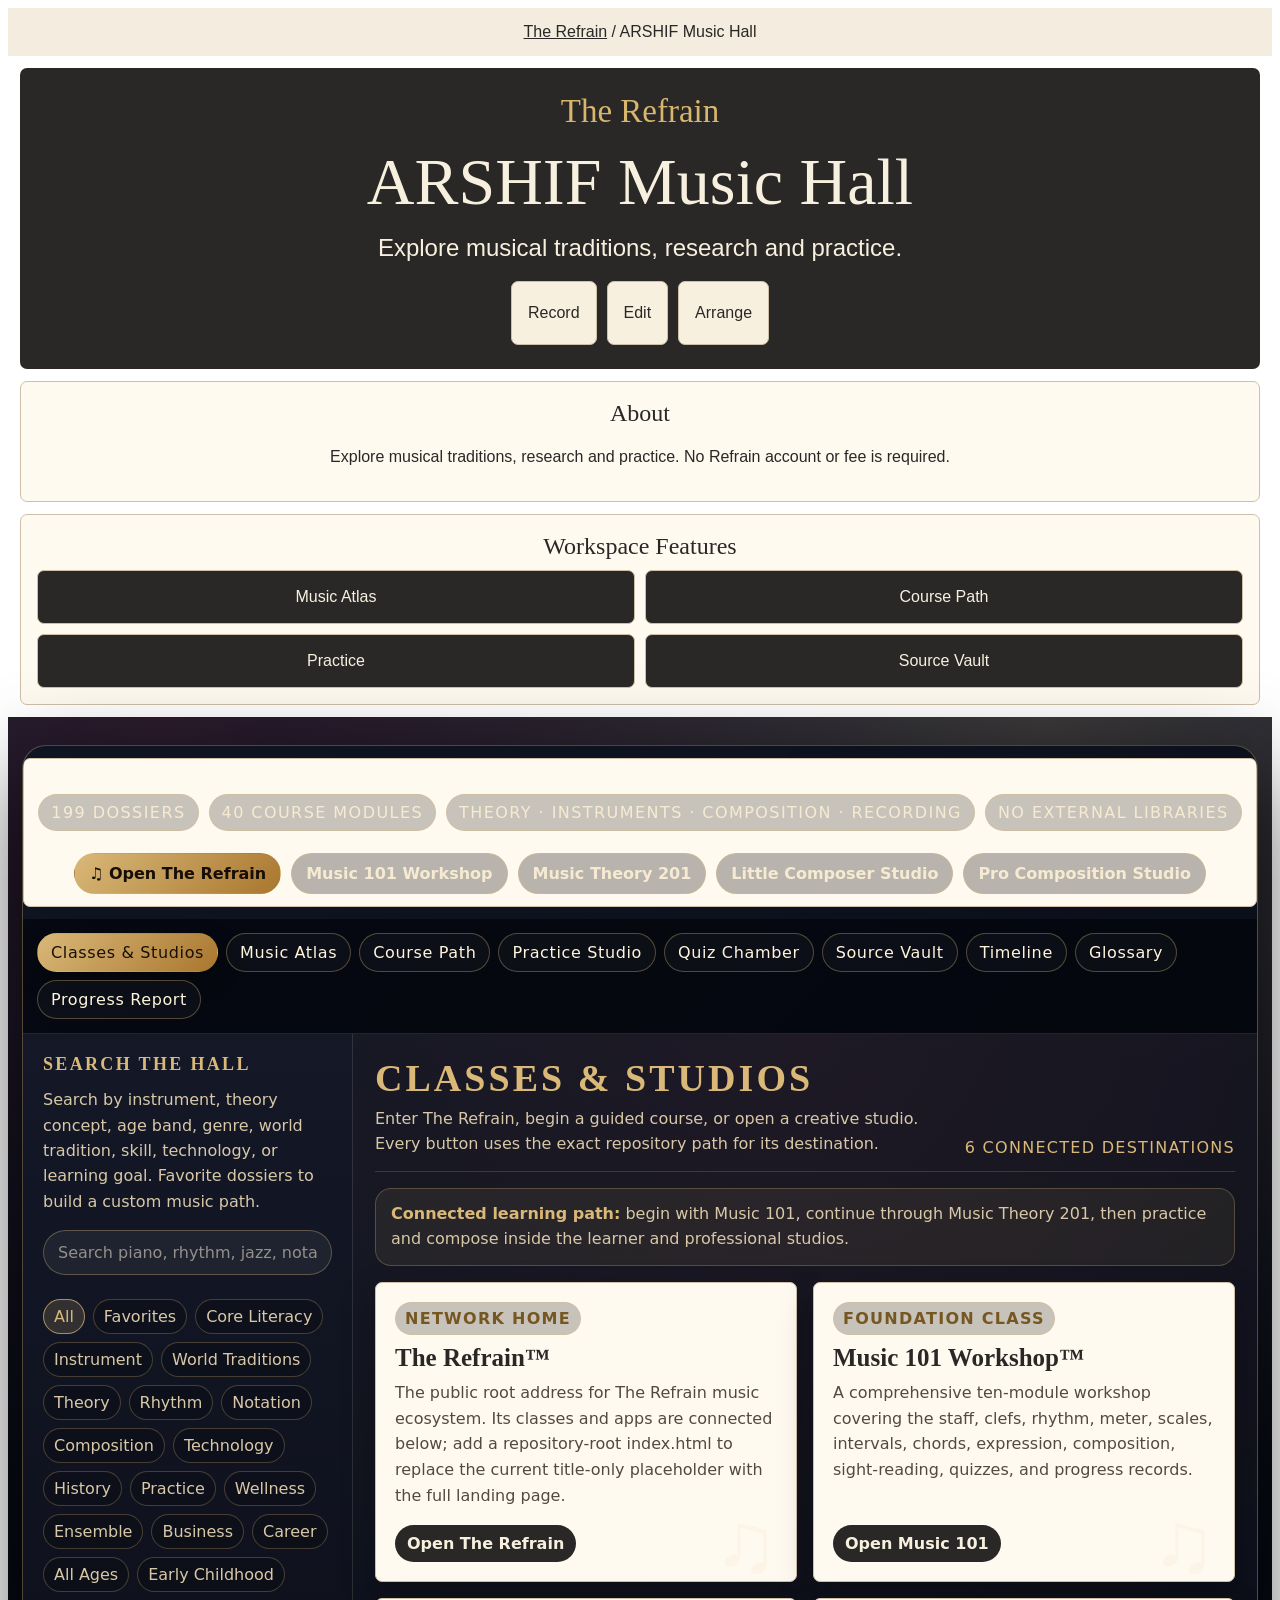
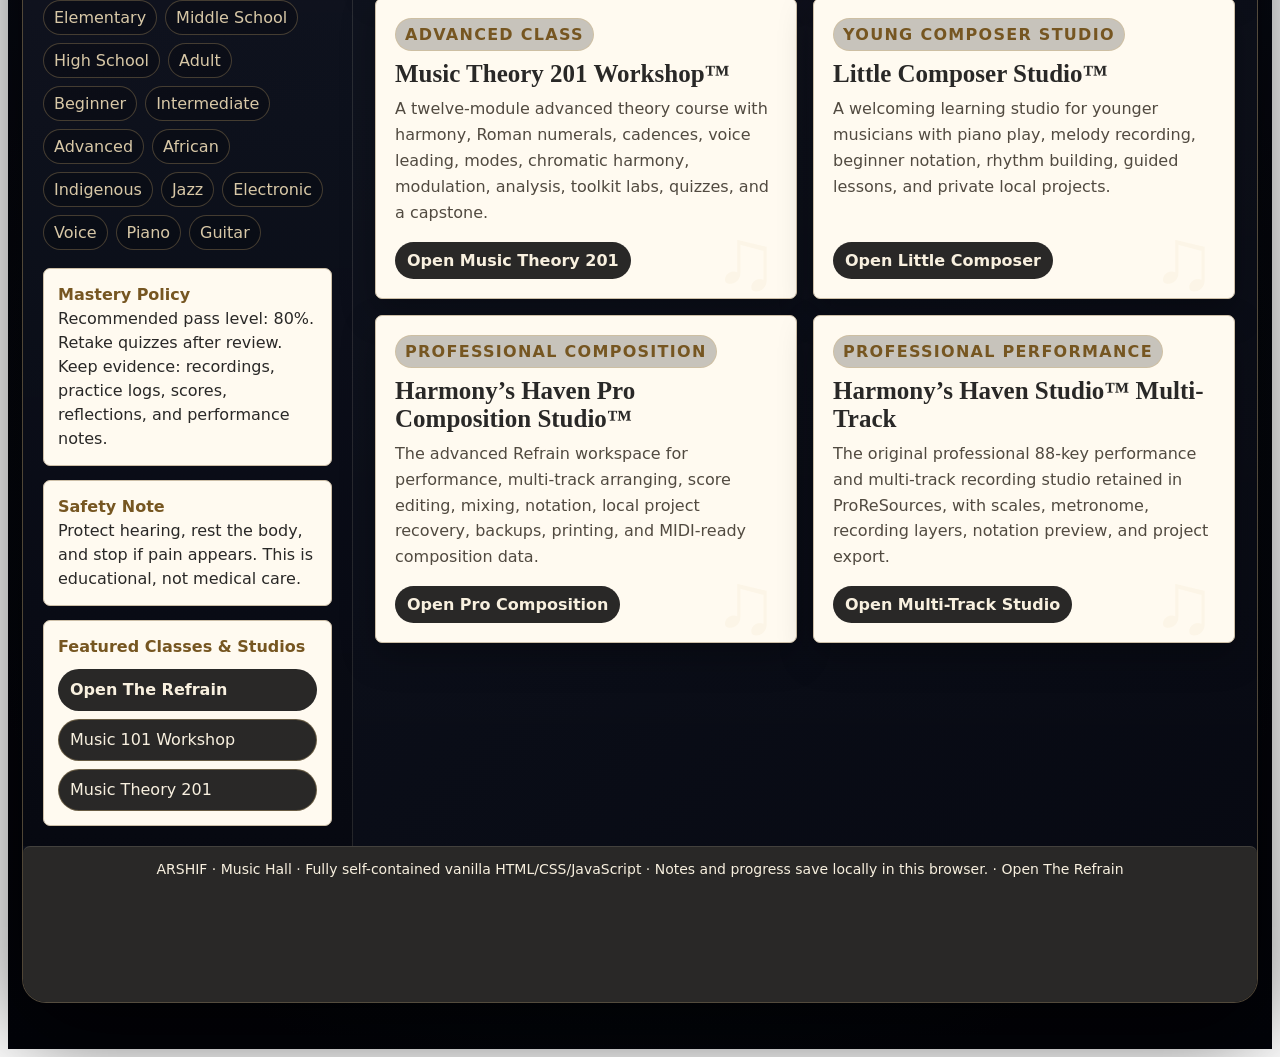
<file: apps/ARSHIF_Music_Hall_Resources_Updated_index.html>
<!DOCTYPE html>
<html lang="en">
<head>
<meta charset="UTF-8" />
<meta name="viewport" content="width=device-width, initial-scale=1.0" />
<title>ARSHIF Music Hall — Resources, Classes & Studios</title>
<style>
/* =========================================================
   ARSHIF Music Hall — fully scoped standalone portal
   Pure vanilla HTML/CSS/JS. No external libraries or fonts.
   ========================================================= */
#arshif-music-hall{
  --amh-bg:#05060d; --amh-panel:#101522; --amh-panel-2:#171a2b; --amh-ink:#fff4dc; --amh-muted:#d8c8a7; --amh-dim:#9a8b70;
  --amh-gold:#d9b878; --amh-gold-2:#a9772f; --amh-plum:#3b2144; --amh-indigo:#151c38; --amh-teal:#143d3a; --amh-rose:#5a2635;
  --amh-parchment:#f6ebd2; --amh-parchment-2:#e8d5ad; --amh-dark-ink:#1e1308; --amh-line:rgba(217,184,120,.34);
  --amh-shadow:0 28px 90px rgba(0,0,0,.72); --amh-radius:24px; --amh-radius-sm:15px;
  font-family:ui-sans-serif,system-ui,-apple-system,BlinkMacSystemFont,"Segoe UI",sans-serif; color:var(--amh-ink);
  background:radial-gradient(circle at 12% 0%, rgba(90,38,53,.38), transparent 34%),radial-gradient(circle at 82% 0%, rgba(217,184,120,.22), transparent 35%),radial-gradient(circle at 50% 68%, rgba(20,61,58,.30), transparent 48%),linear-gradient(180deg,#101629 0%,#05060d 58%,#020309 100%);
  min-height:100vh; padding:28px 14px 46px; box-sizing:border-box;
}
#arshif-music-hall *{box-sizing:border-box;}
#arshif-music-hall button,#arshif-music-hall input,#arshif-music-hall textarea,#arshif-music-hall select{font:inherit;}
#arshif-music-hall a{color:inherit;}
#arshif-music-hall .amh-shell{width:min(1500px,100%); margin:0 auto; border:1px solid var(--amh-line); border-radius:var(--amh-radius); box-shadow:var(--amh-shadow); overflow:hidden; background:linear-gradient(135deg,rgba(16,21,34,.98),rgba(7,9,18,.99));}
#arshif-music-hall .amh-header{position:relative; padding:35px 26px 31px; text-align:center; overflow:hidden; border-bottom:1px solid rgba(255,244,220,.13); background:linear-gradient(180deg,rgba(255,255,255,.04),rgba(255,255,255,0)),radial-gradient(circle at top,rgba(217,184,120,.24),transparent 63%),#101320;}
#arshif-music-hall .amh-header:before,#arshif-music-hall .amh-header:after{content:"";position:absolute;width:280px;height:280px;border:1px solid rgba(217,184,120,.14);border-radius:50%;top:-120px;} #arshif-music-hall .amh-header:before{left:-80px;} #arshif-music-hall .amh-header:after{right:-80px;}
#arshif-music-hall .amh-kicker{margin:0 0 10px;color:var(--amh-gold);letter-spacing:.24em;text-transform:uppercase;font-size:16px;font-weight:800;}
#arshif-music-hall .amh-title{margin:0;font-family:Georgia,"Times New Roman",serif;font-size:clamp(38px,5.8vw,82px);line-height:.92;letter-spacing:.12em;text-transform:uppercase;text-shadow:0 8px 22px rgba(0,0,0,.62);}
#arshif-music-hall .amh-subtitle{max-width:1050px;margin:18px auto 0;color:var(--amh-muted);line-height:1.74;font-size:16px;}
#arshif-music-hall .amh-statline{display:flex;flex-wrap:wrap;justify-content:center;gap:10px;margin:23px auto 0;}
#arshif-music-hall .amh-stat{border:1px solid rgba(217,184,120,.35);background:rgba(0,0,0,.22);border-radius:999px;padding:8px 12px;color:var(--amh-parchment);font-size:16px;letter-spacing:.09em;text-transform:uppercase;}
#arshif-music-hall .amh-tabs{display:flex;flex-wrap:wrap;gap:8px;padding:14px;border-bottom:1px solid rgba(255,244,220,.12);background:rgba(3,4,10,.66);position:sticky;top:0;z-index:10;}
#arshif-music-hall .amh-tab{appearance:none;border:1px solid rgba(217,184,120,.34);background:rgba(255,255,255,.03);color:var(--amh-ink);border-radius:999px;padding:9px 13px;cursor:pointer;transition:.18s ease;font-size:16px;letter-spacing:.04em;}
#arshif-music-hall .amh-tab:hover{transform:translateY(-1px);background:rgba(217,184,120,.12);} #arshif-music-hall .amh-tab.active{background:linear-gradient(135deg,var(--amh-gold),var(--amh-gold-2));color:#180f07;box-shadow:0 8px 22px rgba(0,0,0,.35);border-color:transparent;}
#arshif-music-hall .amh-grid-layout{display:grid;grid-template-columns:330px 1fr;min-height:760px;}
#arshif-music-hall .amh-sidebar{border-right:1px solid rgba(255,244,220,.12);background:linear-gradient(180deg,rgba(20,24,39,.94),rgba(7,9,17,.985));padding:20px;}
#arshif-music-hall .amh-panel-title{font-family:Georgia,"Times New Roman",serif;color:var(--amh-gold);text-transform:uppercase;letter-spacing:.13em;font-size:18px;margin:0 0 12px;}
#arshif-music-hall .amh-sidebar p{color:var(--amh-muted);line-height:1.58;font-size:16px;margin:0 0 16px;}
#arshif-music-hall .amh-search{width:100%;border:1px solid rgba(217,184,120,.34);border-radius:999px;background:rgba(255,255,255,.06);color:var(--amh-ink);padding:12px 14px;outline:none;margin:0 0 12px;}
#arshif-music-hall .amh-search::placeholder{color:rgba(255,244,220,.52);}
#arshif-music-hall .amh-chipbox{display:flex;flex-wrap:wrap;gap:8px;margin:12px 0 18px;}
#arshif-music-hall .amh-chip{border:1px solid rgba(217,184,120,.28);background:rgba(0,0,0,.18);color:var(--amh-muted);border-radius:999px;padding:7px 10px;cursor:pointer;font-size:16px;transition:.18s ease;}
#arshif-music-hall .amh-chip.active,#arshif-music-hall .amh-chip:hover{background:rgba(217,184,120,.17);color:var(--amh-gold);border-color:rgba(217,184,120,.7);}
#arshif-music-hall .amh-side-card{border:1px solid rgba(217,184,120,.25);background:rgba(0,0,0,.18);border-radius:18px;padding:14px;margin-top:14px;color:var(--amh-muted);font-size:16px;line-height:1.5;}
#arshif-music-hall .amh-side-card strong{color:var(--amh-gold);}
#arshif-music-hall .amh-main{padding:22px;background:linear-gradient(180deg,rgba(255,255,255,.025),transparent),radial-gradient(circle at 50% 0%,rgba(90,38,53,.16),transparent 48%);}
#arshif-music-hall .amh-view{display:none;} #arshif-music-hall .amh-view.active{display:block;animation:amhFade .22s ease;} @keyframes amhFade{from{opacity:.2;transform:translateY(4px)}to{opacity:1;transform:none}}
#arshif-music-hall .amh-view-head{display:flex;justify-content:space-between;align-items:flex-end;gap:16px;margin:0 0 16px;border-bottom:1px solid rgba(217,184,120,.20);padding-bottom:14px;}
#arshif-music-hall .amh-view-head h2{font-family:Georgia,"Times New Roman",serif;color:var(--amh-gold);letter-spacing:.08em;text-transform:uppercase;margin:0;font-size:clamp(24px,3vw,38px);}
#arshif-music-hall .amh-view-head p{margin:7px 0 0;color:var(--amh-muted);line-height:1.55;font-size:16px;max-width:800px;}
#arshif-music-hall .amh-count{color:var(--amh-gold);font-size:16px;letter-spacing:.08em;text-transform:uppercase;white-space:nowrap;}
#arshif-music-hall .amh-card-grid{display:grid;grid-template-columns:repeat(3,minmax(0,1fr));gap:14px;}
#arshif-music-hall .amh-card{position:relative;border:1px solid rgba(217,184,120,.24);border-radius:19px;background:linear-gradient(180deg,rgba(255,255,255,.05),rgba(0,0,0,.16));padding:15px;min-height:260px;display:flex;flex-direction:column;box-shadow:0 12px 28px rgba(0,0,0,.24);overflow:hidden;}
#arshif-music-hall .amh-card:before{content:"♪";position:absolute;right:18px;bottom:7px;color:rgba(217,184,120,.08);font-size:90px;font-family:Georgia,serif;pointer-events:none;}
#arshif-music-hall .amh-ribbon-row{display:flex;gap:7px;flex-wrap:wrap;margin-bottom:10px;position:relative;}
#arshif-music-hall .amh-ribbon{border:1px solid rgba(217,184,120,.38);background:rgba(0,0,0,.24);border-radius:999px;padding:5px 8px;font-size:16px;color:var(--amh-gold);text-transform:uppercase;letter-spacing:.06em;}
#arshif-music-hall .amh-card h3{position:relative;margin:0;color:var(--amh-parchment);font-family:Georgia,"Times New Roman",serif;font-size:21px;line-height:1.12;}
#arshif-music-hall .amh-meta{position:relative;color:var(--amh-muted);font-size:16px;letter-spacing:.06em;text-transform:uppercase;margin:8px 0 9px;}
#arshif-music-hall .amh-card p{position:relative;color:var(--amh-muted);line-height:1.58;font-size:16px;margin:0 0 12px;}
#arshif-music-hall .amh-card-actions{position:relative;margin-top:auto;display:flex;gap:8px;flex-wrap:wrap;}
#arshif-music-hall .amh-btn{appearance:none;border:1px solid rgba(217,184,120,.36);background:rgba(255,255,255,.035);color:var(--amh-ink);border-radius:999px;padding:8px 11px;cursor:pointer;transition:.18s ease;font-size:16px;text-decoration:none;display:inline-flex;align-items:center;gap:6px;}
#arshif-music-hall .amh-btn:hover{background:rgba(217,184,120,.14);transform:translateY(-1px);} #arshif-music-hall .amh-btn.gold{background:linear-gradient(135deg,var(--amh-gold),var(--amh-gold-2));color:#160d05;border-color:transparent;font-weight:750;}
#arshif-music-hall .amh-empty{border:1px dashed rgba(217,184,120,.35);border-radius:18px;padding:28px;color:var(--amh-muted);text-align:center;}
#arshif-music-hall .amh-module-list{display:grid;grid-template-columns:repeat(2,minmax(0,1fr));gap:14px;}
#arshif-music-hall .amh-module{border:1px solid rgba(217,184,120,.24);border-radius:18px;background:rgba(0,0,0,.17);padding:15px;}
#arshif-music-hall .amh-module h3{margin:0 0 7px;font-family:Georgia,"Times New Roman",serif;color:var(--amh-parchment);font-size:20px;}
#arshif-music-hall .amh-module p,#arshif-music-hall .amh-module li{color:var(--amh-muted);font-size:16px;line-height:1.55;} #arshif-music-hall .amh-module ul{margin:9px 0 12px;padding-left:19px;}
#arshif-music-hall .amh-check{display:flex;gap:8px;align-items:center;color:var(--amh-gold);font-size:16px;}
#arshif-music-hall .amh-progress-wrap{border:1px solid rgba(217,184,120,.25);background:rgba(0,0,0,.2);border-radius:999px;overflow:hidden;height:13px;margin:12px 0;} #arshif-music-hall .amh-progress{height:100%;width:0;background:linear-gradient(90deg,var(--amh-gold-2),var(--amh-gold));transition:.2s ease;}
#arshif-music-hall .amh-lab{display:grid;grid-template-columns:repeat(2,minmax(0,1fr));gap:14px;} #arshif-music-hall .amh-tool{border:1px solid rgba(217,184,120,.24);border-radius:18px;background:rgba(0,0,0,.17);padding:16px;}
#arshif-music-hall .amh-tool h3{margin:0 0 8px;color:var(--amh-parchment);font-family:Georgia,"Times New Roman",serif;font-size:22px;} #arshif-music-hall label{display:block;color:var(--amh-gold);font-size:16px;letter-spacing:.08em;text-transform:uppercase;margin:9px 0 6px;}
#arshif-music-hall input,#arshif-music-hall select,#arshif-music-hall textarea{width:100%;border:1px solid rgba(217,184,120,.30);border-radius:13px;background:rgba(255,255,255,.055);color:var(--amh-ink);padding:10px 11px;outline:none;} #arshif-music-hall textarea{min-height:105px;resize:vertical;}
#arshif-music-hall option{background:#111522;color:#fff4dc;} #arshif-music-hall .amh-output{white-space:pre-wrap;border:1px dashed rgba(217,184,120,.28);border-radius:13px;padding:12px;color:var(--amh-muted);background:rgba(0,0,0,.16);margin-top:10px;line-height:1.5;font-size:16px;}
#arshif-music-hall .amh-source-list,.amh-timeline,.amh-glossary{display:grid;grid-template-columns:repeat(2,minmax(0,1fr));gap:12px;}
#arshif-music-hall .amh-source,.amh-time,.amh-term{border:1px solid rgba(217,184,120,.24);border-radius:16px;background:rgba(0,0,0,.17);padding:14px;color:var(--amh-muted);line-height:1.5;font-size:16px;}
#arshif-music-hall .amh-source strong,.amh-time strong,.amh-term strong{display:block;color:var(--amh-gold);font-family:Georgia,"Times New Roman",serif;font-size:17px;margin-bottom:4px;}
#arshif-music-hall .amh-source a{color:var(--amh-parchment);text-decoration:underline;text-decoration-color:rgba(217,184,120,.45);}
#arshif-music-hall .amh-quiz-card{border:1px solid rgba(217,184,120,.25);border-radius:18px;background:rgba(0,0,0,.18);padding:18px;color:var(--amh-muted);}
#arshif-music-hall .amh-quiz-card h3{color:var(--amh-parchment);font-family:Georgia,"Times New Roman",serif;margin:0 0 12px;font-size:23px;}
#arshif-music-hall .amh-choices{display:grid;gap:8px;margin:12px 0;} #arshif-music-hall .amh-choice{text-align:left;border-radius:14px;padding:10px;border:1px solid rgba(217,184,120,.26);background:rgba(255,255,255,.035);color:var(--amh-ink);cursor:pointer;}
#arshif-music-hall .amh-choice.good{background:rgba(68,138,96,.35);border-color:rgba(117,211,148,.6);} #arshif-music-hall .amh-choice.bad{background:rgba(151,58,58,.32);border-color:rgba(255,140,140,.55);}
#arshif-music-hall .amh-report{border:1px solid rgba(217,184,120,.25);border-radius:18px;background:rgba(0,0,0,.18);padding:18px;color:var(--amh-muted);line-height:1.6;} #arshif-music-hall .amh-report h3{color:var(--amh-parchment);font-family:Georgia,"Times New Roman",serif;margin:0 0 10px;}
#arshif-music-hall .amh-dossier-backdrop{position:fixed;inset:0;background:rgba(0,0,0,.52);display:none;z-index:1000;padding:22px;} #arshif-music-hall .amh-dossier-backdrop.open{display:block;}
#arshif-music-hall .amh-dossier{position:absolute;left:50%;top:55px;transform:translateX(-50%);width:min(860px,calc(100vw - 28px));max-height:calc(100vh - 86px);overflow:auto;border:1px solid rgba(217,184,120,.55);border-radius:22px;background:linear-gradient(180deg,var(--amh-parchment),var(--amh-parchment-2));color:var(--amh-dark-ink);box-shadow:0 24px 80px rgba(0,0,0,.75);}
#arshif-music-hall .amh-dossier-head{cursor:move;background:linear-gradient(135deg,#21180b,#6e4b1a);color:var(--amh-parchment);padding:15px 18px;display:flex;justify-content:space-between;gap:12px;align-items:center;position:sticky;top:0;z-index:2;} #arshif-music-hall .amh-dossier-head h2{margin:0;font-family:Georgia,"Times New Roman",serif;font-size:25px;} #arshif-music-hall .amh-close{border:1px solid rgba(255,255,255,.35);background:rgba(0,0,0,.24);color:var(--amh-parchment);border-radius:999px;padding:6px 10px;cursor:pointer;}
#arshif-music-hall .amh-dossier-body{padding:18px;} #arshif-music-hall .amh-dossier-body h3{font-family:Georgia,"Times New Roman",serif;color:#6c4818;margin:14px 0 6px;} #arshif-music-hall .amh-dossier-body p,#arshif-music-hall .amh-dossier-body li{line-height:1.58;} #arshif-music-hall .amh-dossier-body .amh-ribbon{color:#513108;border-color:rgba(81,49,8,.35);background:rgba(255,255,255,.26);} #arshif-music-hall .amh-dossier-body textarea{background:rgba(255,255,255,.62);color:#1e1308;border-color:rgba(81,49,8,.28);}
#arshif-music-hall .amh-footer{padding:14px 18px;text-align:center;color:var(--amh-muted);font-size:16px;border-top:1px solid rgba(255,244,220,.12);background:#0b0f1c;}
@media (max-width:1120px){#arshif-music-hall .amh-card-grid{grid-template-columns:repeat(2,minmax(0,1fr));} #arshif-music-hall .amh-grid-layout{grid-template-columns:285px 1fr;} }
@media (max-width:860px){#arshif-music-hall{padding:18px 8px 34px;} #arshif-music-hall .amh-grid-layout{grid-template-columns:1fr;} #arshif-music-hall .amh-sidebar{border-right:none;border-bottom:1px solid rgba(255,244,220,.12);} #arshif-music-hall .amh-card-grid,#arshif-music-hall .amh-module-list,#arshif-music-hall .amh-lab,#arshif-music-hall .amh-source-list,#arshif-music-hall .amh-timeline,#arshif-music-hall .amh-glossary{grid-template-columns:1fr;} #arshif-music-hall .amh-view-head{display:block;} #arshif-music-hall .amh-count{display:block;margin-top:8px;} }

#arshif-music-hall .amh-quick-links{
  display:flex;flex-wrap:wrap;justify-content:center;gap:10px;margin:22px auto 0;position:relative;z-index:2;
}
#arshif-music-hall .amh-quick-link{
  display:inline-flex;align-items:center;justify-content:center;gap:8px;text-decoration:none;
  border:1px solid rgba(217,184,120,.46);border-radius:999px;padding:10px 14px;
  color:var(--amh-parchment);background:rgba(0,0,0,.28);font-size:16px;font-weight:750;
  transition:transform .18s ease,background .18s ease,border-color .18s ease;
}
#arshif-music-hall .amh-quick-link:hover,
#arshif-music-hall .amh-quick-link:focus-visible{
  transform:translateY(-1px);background:rgba(217,184,120,.17);border-color:var(--amh-gold);outline:none;
}
#arshif-music-hall .amh-quick-link.primary{
  background:linear-gradient(135deg,var(--amh-gold),var(--amh-gold-2));color:#160d05;border-color:transparent;
}
#arshif-music-hall .amh-launch-grid{
  display:grid;grid-template-columns:repeat(2,minmax(0,1fr));gap:16px;
}
#arshif-music-hall .amh-launch-card{
  position:relative;display:flex;flex-direction:column;min-height:245px;padding:19px;
  border:1px solid rgba(217,184,120,.28);border-radius:20px;
  background:linear-gradient(150deg,rgba(255,255,255,.055),rgba(0,0,0,.22));
  box-shadow:0 14px 34px rgba(0,0,0,.26);overflow:hidden;
}
#arshif-music-hall .amh-launch-card:after{
  content:"♫";position:absolute;right:18px;bottom:-12px;font:86px Georgia,serif;color:rgba(217,184,120,.07);pointer-events:none;
}
#arshif-music-hall .amh-launch-card h3{
  position:relative;margin:9px 0 8px;color:var(--amh-parchment);font:700 25px/1.12 Georgia,"Times New Roman",serif;
}
#arshif-music-hall .amh-launch-card p{
  position:relative;margin:0 0 16px;color:var(--amh-muted);font-size:16px;line-height:1.62;
}
#arshif-music-hall .amh-launch-actions{position:relative;margin-top:auto;display:flex;gap:8px;flex-wrap:wrap;}
#arshif-music-hall .amh-launch-type{
  position:relative;display:inline-flex;align-self:flex-start;padding:6px 9px;border-radius:999px;
  border:1px solid rgba(217,184,120,.36);background:rgba(0,0,0,.22);color:var(--amh-gold);
  text-transform:uppercase;letter-spacing:.08em;font-size:16px;font-weight:800;
}
#arshif-music-hall .amh-link-note{
  border:1px solid rgba(217,184,120,.28);border-radius:16px;background:rgba(217,184,120,.08);
  color:var(--amh-muted);padding:13px 15px;margin-bottom:16px;font-size:16px;line-height:1.55;
}
#arshif-music-hall .amh-link-note strong{color:var(--amh-gold);}
#arshif-music-hall .amh-footer a{color:var(--amh-gold);text-decoration:none;}
#arshif-music-hall .amh-footer a:hover{text-decoration:underline;}
@media (max-width:860px){
  #arshif-music-hall .amh-launch-grid{grid-template-columns:1fr;}
  #arshif-music-hall .amh-quick-link{width:100%;}
}

@media print{#arshif-music-hall{background:white;color:black;padding:0;} #arshif-music-hall .amh-tabs,#arshif-music-hall .amh-sidebar,#arshif-music-hall .amh-card-actions,#arshif-music-hall .amh-btn:not(.print-keep){display:none!important;} #arshif-music-hall .amh-shell{box-shadow:none;border:0;} #arshif-music-hall .amh-grid-layout{display:block;} #arshif-music-hall .amh-view{display:block!important;} }
</style>
<link rel="stylesheet" href="../assets/refrain-core.css"></head>
<body data-refrain-core="1" data-refrain-root="../" data-refrain-title="ARSHIF Music Hall"><nav class="rf-core-crumb" aria-label="Breadcrumb"><a href="../">The Refrain</a> / ARSHIF Music Hall</nav><section class="rf-core-hero" aria-label="Workspace introduction"><div class="rf-core-eyebrow">The Refrain</div><h1>ARSHIF Music Hall</h1><p>Explore musical traditions, research and practice.</p><nav class="rf-core-actions" aria-label="Music workspaces"><a href="../apps/recording-booth.html">Record</a><a href="../apps/audio-editing-desk.html">Edit</a><a href="../apps/pro-keyboard_index.html">Arrange</a></nav></section><section class="rf-core-about"><h2>About</h2><p>Explore musical traditions, research and practice. No Refrain account or fee is required.</p></section><section class="rf-core-features"><h2>Workspace Features</h2><div class="rf-core-grid"></div></section><dialog class="rf-core-dialog"><h2></h2><p></p><a href="#">Open tool</a> <button type="button">Close</button></dialog>
<div data-i18n-no-online data-vnv-no-dictionary data-i18n-ignore id="arshif-music-hall">
  <div class="amh-shell">
    <div class="rf-core-local-tools" aria-label="Music Hall statistics and shortcuts"><div class="amh-statline"><span class="amh-stat" id="statCards">0 Dossiers</span><span class="amh-stat" id="statModules">0 Course Modules</span><span class="amh-stat">Theory · Instruments · Composition · Recording</span><span class="amh-stat">No external libraries</span></div>
      <div class="amh-quick-links" aria-label="Featured music destinations">
        <a class="amh-quick-link primary" href="https://vervenveda.github.io/the_refrain.github.io/" target="_blank" rel="noopener">♫ Open The Refrain</a>
        <a class="amh-quick-link" href="https://vervenveda.github.io/the_refrain.github.io/education/Music%20101%20Workshop_index.html" target="_blank" rel="noopener">Music 101 Workshop</a>
        <a class="amh-quick-link" href="https://vervenveda.github.io/the_refrain.github.io/education/Music%20201%20Workshop_index.html" target="_blank" rel="noopener">Music Theory 201</a>
        <a class="amh-quick-link" href="https://vervenveda.github.io/the_refrain.github.io/apps/composer_studio_index.html" target="_blank" rel="noopener">Little Composer Studio</a>
        <a class="amh-quick-link" href="https://vervenveda.github.io/the_refrain.github.io/apps/pro-keyboard_index.html" target="_blank" rel="noopener">Pro Composition Studio</a>
      </div>
    </div>
    <nav class="amh-tabs" aria-label="Music Hall tabs">
      <button class="amh-tab active" data-view="launch">Classes &amp; Studios</button><button class="amh-tab" data-view="atlas">Music Atlas</button><button class="amh-tab" data-view="course">Course Path</button><button class="amh-tab" data-view="studio">Practice Studio</button><button class="amh-tab" data-view="quiz">Quiz Chamber</button><button class="amh-tab" data-view="sources">Source Vault</button><button class="amh-tab" data-view="timeline">Timeline</button><button class="amh-tab" data-view="glossary">Glossary</button><button class="amh-tab" data-view="report">Progress Report</button>
    </nav>
    <div class="amh-grid-layout">
      <aside class="amh-sidebar">
        <h2 class="amh-panel-title">Search the Hall</h2>
        <p>Search by instrument, theory concept, age band, genre, world tradition, skill, technology, or learning goal. Favorite dossiers to build a custom music path.</p>
        <input class="amh-search" id="amhSearch" placeholder="Search piano, rhythm, jazz, notation, choir…" />
        <div class="amh-chipbox" id="amhChips"></div>
        <div class="amh-side-card"><strong>Mastery Policy</strong><br>Recommended pass level: 80%. Retake quizzes after review. Keep evidence: recordings, practice logs, scores, reflections, and performance notes.</div>
        <div class="amh-side-card"><strong>Safety Note</strong><br>Protect hearing, rest the body, and stop if pain appears. This is educational, not medical care.</div>
        <div class="amh-side-card"><strong>Featured Classes &amp; Studios</strong><br>
          <div style="display:grid;gap:8px;margin-top:10px">
            <a class="amh-btn gold" href="https://vervenveda.github.io/the_refrain.github.io/" target="_blank" rel="noopener">Open The Refrain</a>
            <a class="amh-btn" href="https://vervenveda.github.io/the_refrain.github.io/education/Music%20101%20Workshop_index.html" target="_blank" rel="noopener">Music 101 Workshop</a>
            <a class="amh-btn" href="https://vervenveda.github.io/the_refrain.github.io/education/Music%20201%20Workshop_index.html" target="_blank" rel="noopener">Music Theory 201</a>
          </div>
        </div>
      </aside>
      <main class="amh-main" data-i18n-no-online data-vnv-no-dictionary data-i18n-ignore>
        <section class="amh-view active" id="view-launch">
          <div class="amh-view-head"><div><h2>Classes &amp; Studios</h2><p>Enter The Refrain, begin a guided course, or open a creative studio. Every button uses the exact repository path for its destination.</p></div><span class="amh-count" id="launchCount"></span></div>
          <div class="amh-link-note"><strong>Connected learning path:</strong> begin with Music 101, continue through Music Theory 201, then practice and compose inside the learner and professional studios.</div>
          <div class="amh-launch-grid" id="amhLaunchGrid"></div>
        </section>
        <section class="amh-view" id="view-atlas"><div class="amh-view-head"><div><h2>Music Atlas</h2><p>Explore the full hall of music concepts, instruments, traditions, technologies, and learning paths.</p></div><span class="amh-count" id="amhCount"></span></div><div class="amh-card-grid" id="amhCards"></div></section>
        <section class="amh-view" id="view-course"><div class="amh-view-head"><div><h2>Course Path</h2><p>A progressive all-ages course. Mark modules complete as students build musical literacy, instrument skill, creativity, and portfolio evidence.</p></div><span class="amh-count" id="courseCount"></span></div><div class="amh-progress-wrap"><div class="amh-progress" id="courseProgress"></div></div><div class="amh-module-list" id="amhModules"></div></section>
        <section class="amh-view" id="view-studio"><div class="amh-view-head"><div><h2>Practice Studio</h2><p>Generate practice plans, rhythm drills, ear-training routines, instrument pathways, composition prompts, rehearsal plans, and portfolio entries.</p></div></div><div class="amh-lab" id="amhLab"></div></section>
        <section class="amh-view" id="view-quiz"><div class="amh-view-head"><div><h2>Quiz Chamber</h2><p>Use the quick quiz for review. Recommended mastery: 80% or higher; retake after revisiting dossiers.</p></div><span class="amh-count" id="quizScore"></span></div><div class="amh-quiz-card" id="quizBox"></div></section>
        <section class="amh-view" id="view-sources"><div class="amh-view-head"><div><h2>Source Vault</h2><p>Durable music education, public-domain score, primary-source, world-music, and hearing-safety pathways.</p></div></div><div class="amh-source-list" id="amhSources"></div></section>
        <section class="amh-view" id="view-timeline"><div class="amh-view-head"><div><h2>Music Timeline</h2><p>A broad timeline for music history and technology. Add local/community music history in student notes.</p></div></div><div class="amh-timeline" id="amhTimeline"></div></section>
        <section class="amh-view" id="view-glossary"><div class="amh-view-head"><div><h2>Glossary</h2><p>Core vocabulary for music reading, listening, theory, composition, and technology.</p></div></div><div class="amh-glossary" id="amhGlossary"></div></section>
        <section class="amh-view" id="view-report"><div class="amh-view-head"><div><h2>Progress Report</h2><p>Printable parent/teacher/student report with course progress, favorites, notes count, practice goals, and portfolio reminders.</p></div></div><div class="amh-report" id="amhReport"></div></section>
      </main>
    </div>
    <footer class="amh-footer">ARSHIF · Music Hall · Fully self-contained vanilla HTML/CSS/JavaScript · Notes and progress save locally in this browser. · <a href="https://vervenveda.github.io/the_refrain.github.io/" target="_blank" rel="noopener">Open The Refrain</a></footer>
  </div>
  <div class="amh-dossier-backdrop" id="dossierBackdrop"><article class="amh-dossier" id="dossier"><header class="amh-dossier-head" id="dossierHandle"><h2 id="dossierTitle">Dossier</h2><button class="amh-close" id="closeDossier">Close</button></header><div class="amh-dossier-body" id="dossierBody"></div></article></div>
</div>
<script>
const AMH_DATA = {"cards": [{"id": "what-is-music", "title": "What Is Music?", "domain": "Foundations", "category": "Core Literacy", "age": "All Ages", "level": "Beginner", "summary": "Music as organized sound, silence, time, expression, community, memory, ritual, play, and craft.", "context": "Music as organized sound, silence, time, expression, community, memory, ritual, play, and craft.", "bigIdeas": ["Sound and silence", "Pulse and pattern", "Expression and culture"], "activities": ["Make a sound map of your room", "Listen for five layers in a song", "Describe music without using “good” or “bad”"], "links": ["NCAS", "Smithsonian Music"], "tags": ["literacy", "foundations", "music education", "foundations", "core literacy", "all ages", "beginner"], "caution": ""}, {"id": "deep-listening", "title": "Deep Listening", "domain": "Listening", "category": "Core Literacy", "age": "All Ages", "level": "Beginner", "summary": "Focused listening habits for noticing texture, form, timbre, lyrics, context, and emotional shape.", "context": "Focused listening habits for noticing texture, form, timbre, lyrics, context, and emotional shape.", "bigIdeas": ["Observe before judging", "Ask what changed", "Connect sound to culture"], "activities": ["Listen once for instruments, once for rhythm, once for mood", "Draw the shape of a piece"], "links": ["Library of Congress Music", "Smithsonian Folkways"], "tags": ["literacy", "foundations", "music education", "listening", "core literacy", "all ages", "beginner"], "caution": ""}, {"id": "beat-and-pulse", "title": "Beat and Pulse", "domain": "Rhythm", "category": "Core Literacy", "age": "Early Childhood+", "level": "Beginner", "summary": "The steady heartbeat of music, taught through clapping, stepping, bouncing, and conducting.", "context": "The steady heartbeat of music, taught through clapping, stepping, bouncing, and conducting.", "bigIdeas": ["Beat differs from rhythm", "Movement supports timing", "Tempo changes energy"], "activities": ["Walk the beat", "Clap name rhythms", "Use household percussion"], "links": ["MusicTheory.net"], "tags": ["literacy", "foundations", "music education", "rhythm", "core literacy", "early childhood+", "beginner"], "caution": ""}, {"id": "rhythm-values", "title": "Rhythm Values", "domain": "Rhythm", "category": "Core Literacy", "age": "Elementary+", "level": "Beginner", "summary": "Whole, half, quarter, eighth, sixteenth notes and rests as time symbols.", "context": "Whole, half, quarter, eighth, sixteenth notes and rests as time symbols.", "bigIdeas": ["Duration", "Rests matter", "Subdivision"], "activities": ["Clap a rhythm ladder", "Write a 4-beat pattern", "Speak rhythms with syllables"], "links": ["MusicTheory.net", "Open Music Theory"], "tags": ["literacy", "foundations", "music education", "rhythm", "core literacy", "elementary+", "beginner"], "caution": ""}, {"id": "meter-and-time-signatures", "title": "Meter and Time Signatures", "domain": "Rhythm", "category": "Core Literacy", "age": "Elementary+", "level": "Beginner", "summary": "How beats are grouped into measures such as 2/4, 3/4, 4/4, 6/8, and mixed meter.", "context": "How beats are grouped into measures such as 2/4, 3/4, 4/4, 6/8, and mixed meter.", "bigIdeas": ["Strong and weak beats", "Simple vs compound meter", "Conducting patterns"], "activities": ["Conduct 2, 3, and 4", "Find the meter of three songs"], "links": ["MusicTheory.net", "Open Music Theory"], "tags": ["literacy", "foundations", "music education", "rhythm", "core literacy", "elementary+", "beginner"], "caution": ""}, {"id": "tempo", "title": "Tempo", "domain": "Rhythm", "category": "Core Literacy", "age": "All Ages", "level": "Beginner", "summary": "Speed in music, from largo to presto, and how tempo supports style, dance, and emotion.", "context": "Speed in music, from largo to presto, and how tempo supports style, dance, and emotion.", "bigIdeas": ["BPM", "Italian tempo terms", "Rubato"], "activities": ["Tap tempo challenge", "Practice slow-to-fast scales safely"], "links": ["MusicTheory.net"], "tags": ["literacy", "foundations", "music education", "rhythm", "core literacy", "all ages", "beginner"], "caution": ""}, {"id": "pitch", "title": "Pitch", "domain": "Melody", "category": "Core Literacy", "age": "All Ages", "level": "Beginner", "summary": "High and low sound, frequency, note names, and how pitch becomes melody.", "context": "High and low sound, frequency, note names, and how pitch becomes melody.", "bigIdeas": ["High/low", "Step/leap/repeat", "Register"], "activities": ["Sing sirens", "Draw melodic contour", "Name high/low sounds"], "links": ["MusicTheory.net"], "tags": ["literacy", "foundations", "music education", "melody", "core literacy", "all ages", "beginner"], "caution": ""}, {"id": "the-staff", "title": "The Staff", "domain": "Notation", "category": "Core Literacy", "age": "Elementary+", "level": "Beginner", "summary": "Five lines and four spaces used to organize pitch visually.", "context": "Five lines and four spaces used to organize pitch visually.", "bigIdeas": ["Lines/spaces", "Clefs", "Ledger lines"], "activities": ["Draw a giant staff on paper", "Place note cards on lines/spaces"], "links": ["MusicTheory.net"], "tags": ["literacy", "foundations", "music education", "notation", "core literacy", "elementary+", "beginner"], "caution": ""}, {"id": "treble-clef", "title": "Treble Clef", "domain": "Notation", "category": "Core Literacy", "age": "Elementary+", "level": "Beginner", "summary": "A clef used by many higher instruments and voices, centered around G above middle C.", "context": "A clef used by many higher instruments and voices, centered around G above middle C.", "bigIdeas": ["G clef", "Line/space mnemonics", "Reading fluency"], "activities": ["Flashcard naming", "Write a four-note melody"], "links": ["MusicTheory.net"], "tags": ["literacy", "foundations", "music education", "notation", "core literacy", "elementary+", "beginner"], "caution": ""}, {"id": "bass-clef", "title": "Bass Clef", "domain": "Notation", "category": "Core Literacy", "age": "Elementary+", "level": "Beginner", "summary": "A clef used by lower instruments and voices, centered around F below middle C.", "context": "A clef used by lower instruments and voices, centered around F below middle C.", "bigIdeas": ["F clef", "Low register reading", "Grand staff connection"], "activities": ["Name bass notes", "Read left-hand piano patterns"], "links": ["MusicTheory.net"], "tags": ["literacy", "foundations", "music education", "notation", "core literacy", "elementary+", "beginner"], "caution": ""}, {"id": "alto-and-tenor-clefs", "title": "Alto and Tenor Clefs", "domain": "Notation", "category": "Core Literacy", "age": "Middle School+", "level": "Intermediate", "summary": "Movable C clefs used by viola, cello, bassoon, trombone, and historical scores.", "context": "Movable C clefs used by viola, cello, bassoon, trombone, and historical scores.", "bigIdeas": ["C clef", "Transposition awareness", "Score reading"], "activities": ["Compare middle C across clefs", "Read a viola excerpt slowly"], "links": ["Open Music Theory"], "tags": ["literacy", "foundations", "music education", "notation", "core literacy", "middle school+", "intermediate"], "caution": ""}, {"id": "grand-staff", "title": "Grand Staff", "domain": "Notation", "category": "Core Literacy", "age": "Elementary+", "level": "Beginner", "summary": "Treble and bass clefs joined together, commonly used for piano, harp, and full-range reading.", "context": "Treble and bass clefs joined together, commonly used for piano, harp, and full-range reading.", "bigIdeas": ["Middle C bridge", "Two-hand reading", "Vertical alignment"], "activities": ["Label middle C", "Read hands separately, then together"], "links": ["MusicTheory.net"], "tags": ["literacy", "foundations", "music education", "notation", "core literacy", "elementary+", "beginner"], "caution": ""}, {"id": "intervals", "title": "Intervals", "domain": "Theory", "category": "Core Literacy", "age": "Elementary+", "level": "Beginner", "summary": "The distance between two pitches: seconds, thirds, fourths, fifths, sixths, sevenths, octaves, and qualities.", "context": "The distance between two pitches: seconds, thirds, fourths, fifths, sixths, sevenths, octaves, and qualities.", "bigIdeas": ["Size and quality", "Melodic vs harmonic", "Ear associations"], "activities": ["Sing interval songs", "Build interval flashcards"], "links": ["MusicTheory.net", "Open Music Theory"], "tags": ["literacy", "foundations", "music education", "theory", "core literacy", "elementary+", "beginner"], "caution": ""}, {"id": "scales", "title": "Scales", "domain": "Theory", "category": "Core Literacy", "age": "Elementary+", "level": "Beginner", "summary": "Ordered pitch collections such as major, minor, pentatonic, blues, modes, ragas, maqamat, and more.", "context": "Ordered pitch collections such as major, minor, pentatonic, blues, modes, ragas, maqamat, and more.", "bigIdeas": ["Pitch collections", "Tonic center", "World scale systems"], "activities": ["Build major scale formula", "Compare pentatonic songs"], "links": ["Open Music Theory", "Smithsonian Folkways"], "tags": ["literacy", "foundations", "music education", "theory", "core literacy", "elementary+", "beginner"], "caution": ""}, {"id": "major-keys", "title": "Major Keys", "domain": "Theory", "category": "Core Literacy", "age": "Elementary+", "level": "Beginner", "summary": "Tonal centers built around major scale patterns, often heard as bright but flexible in emotion.", "context": "Tonal centers built around major scale patterns, often heard as bright but flexible in emotion.", "bigIdeas": ["Tonic", "Key signature", "Functional harmony"], "activities": ["Find do-mi-sol", "Write an 8-bar major melody"], "links": ["MusicTheory.net", "Open Music Theory"], "tags": ["literacy", "foundations", "music education", "theory", "core literacy", "elementary+", "beginner"], "caution": ""}, {"id": "minor-keys", "title": "Minor Keys", "domain": "Theory", "category": "Core Literacy", "age": "Elementary+", "level": "Beginner", "summary": "Natural, harmonic, and melodic minor patterns, used across many emotional and stylistic worlds.", "context": "Natural, harmonic, and melodic minor patterns, used across many emotional and stylistic worlds.", "bigIdeas": ["Minor variants", "Leading tone", "Mood stereotypes can mislead"], "activities": ["Compare natural/harmonic minor", "Compose a minor lullaby"], "links": ["MusicTheory.net", "Open Music Theory"], "tags": ["literacy", "foundations", "music education", "theory", "core literacy", "elementary+", "beginner"], "caution": ""}, {"id": "modes", "title": "Modes", "domain": "Theory", "category": "Core Literacy", "age": "Middle School+", "level": "Intermediate", "summary": "Ionian, Dorian, Phrygian, Lydian, Mixolydian, Aeolian, Locrian, and modal thinking in many traditions.", "context": "Ionian, Dorian, Phrygian, Lydian, Mixolydian, Aeolian, Locrian, and modal thinking in many traditions.", "bigIdeas": ["Modal center", "Color tones", "Historical and folk uses"], "activities": ["Make a Dorian groove", "Identify Mixolydian in a folk tune"], "links": ["Open Music Theory"], "tags": ["literacy", "foundations", "music education", "theory", "core literacy", "middle school+", "intermediate"], "caution": ""}, {"id": "chords", "title": "Chords", "domain": "Harmony", "category": "Core Literacy", "age": "Elementary+", "level": "Beginner", "summary": "Three or more notes sounding together, including triads, sevenths, and extended sonorities.", "context": "Three or more notes sounding together, including triads, sevenths, and extended sonorities.", "bigIdeas": ["Root/third/fifth", "Quality", "Voicing"], "activities": ["Stack thirds", "Play I-IV-V in C"], "links": ["MusicTheory.net", "Open Music Theory"], "tags": ["literacy", "foundations", "music education", "harmony", "core literacy", "elementary+", "beginner"], "caution": ""}, {"id": "chord-progressions", "title": "Chord Progressions", "domain": "Harmony", "category": "Core Literacy", "age": "Middle School+", "level": "Intermediate", "summary": "Sequences of chords that create motion, expectation, arrival, and style.", "context": "Sequences of chords that create motion, expectation, arrival, and style.", "bigIdeas": ["Cadence", "Roman numerals", "Loop vs journey"], "activities": ["Write I-V-vi-IV", "Find a twelve-bar blues progression"], "links": ["Open Music Theory"], "tags": ["literacy", "foundations", "music education", "harmony", "core literacy", "middle school+", "intermediate"], "caution": ""}, {"id": "cadences", "title": "Cadences", "domain": "Harmony", "category": "Core Literacy", "age": "Middle School+", "level": "Intermediate", "summary": "Musical punctuation: authentic, half, plagal, deceptive, and phrase-ending gestures.", "context": "Musical punctuation: authentic, half, plagal, deceptive, and phrase-ending gestures.", "bigIdeas": ["Tension/release", "Phrase endings", "Expectation"], "activities": ["Label cadences in a hymn", "Write a question-answer phrase"], "links": ["Open Music Theory"], "tags": ["literacy", "foundations", "music education", "harmony", "core literacy", "middle school+", "intermediate"], "caution": ""}, {"id": "melody-writing", "title": "Melody Writing", "domain": "Composition", "category": "Core Literacy", "age": "Elementary+", "level": "Beginner", "summary": "Crafting singable lines using contour, repetition, variation, motive, range, and breath.", "context": "Crafting singable lines using contour, repetition, variation, motive, range, and breath.", "bigIdeas": ["Motive", "Contour", "Balance repetition and surprise"], "activities": ["Write a 4-measure melody", "Sing it before notating it"], "links": ["Open Music Theory"], "tags": ["literacy", "foundations", "music education", "composition", "core literacy", "elementary+", "beginner"], "caution": ""}, {"id": "harmony-writing", "title": "Harmony Writing", "domain": "Composition", "category": "Core Literacy", "age": "Middle School+", "level": "Intermediate", "summary": "Choosing chords that support melody, style, bass motion, and expressive direction.", "context": "Choosing chords that support melody, style, bass motion, and expressive direction.", "bigIdeas": ["Bass line", "Voice leading", "Harmonic rhythm"], "activities": ["Harmonize a folk tune", "Try three different endings"], "links": ["Open Music Theory"], "tags": ["literacy", "foundations", "music education", "composition", "core literacy", "middle school+", "intermediate"], "caution": ""}, {"id": "counterpoint", "title": "Counterpoint", "domain": "Composition", "category": "Core Literacy", "age": "High School+", "level": "Advanced", "summary": "Independent melodic lines that combine into coherent harmony and motion.", "context": "Independent melodic lines that combine into coherent harmony and motion.", "bigIdeas": ["Independence", "Contrary motion", "Species practice"], "activities": ["Write a two-voice phrase", "Look for contrary motion"], "links": ["Open Music Theory"], "tags": ["literacy", "foundations", "music education", "composition", "core literacy", "high school+", "advanced"], "caution": ""}, {"id": "form", "title": "Form", "domain": "Analysis", "category": "Core Literacy", "age": "Elementary+", "level": "Beginner", "summary": "The architecture of music: binary, ternary, rondo, strophic, theme and variations, sonata, verse-chorus.", "context": "The architecture of music: binary, ternary, rondo, strophic, theme and variations, sonata, verse-chorus.", "bigIdeas": ["Repetition/contrast", "Sections", "Roadmaps"], "activities": ["Map a pop song", "Use colored blocks for sections"], "links": ["Open Music Theory"], "tags": ["literacy", "foundations", "music education", "analysis", "core literacy", "elementary+", "beginner"], "caution": ""}, {"id": "dynamics", "title": "Dynamics", "domain": "Expression", "category": "Core Literacy", "age": "All Ages", "level": "Beginner", "summary": "Loudness markings and expressive shaping from pianissimo to fortissimo and beyond.", "context": "Loudness markings and expressive shaping from pianissimo to fortissimo and beyond.", "bigIdeas": ["Crescendo/decrescendo", "Balance", "Not force"], "activities": ["Echo dynamics game", "Mark a poem with dynamics"], "links": ["MusicTheory.net"], "tags": ["literacy", "foundations", "music education", "expression", "core literacy", "all ages", "beginner"], "caution": ""}, {"id": "articulation", "title": "Articulation", "domain": "Expression", "category": "Core Literacy", "age": "Elementary+", "level": "Beginner", "summary": "How notes begin, connect, release, and breathe: legato, staccato, accent, tenuto, slur, bowing, tonguing.", "context": "How notes begin, connect, release, and breathe: legato, staccato, accent, tenuto, slur, bowing, tonguing.", "bigIdeas": ["Touch", "Connection", "Style"], "activities": ["Play one phrase three ways", "Listen for attack/release"], "links": ["MusicTheory.net"], "tags": ["literacy", "foundations", "music education", "expression", "core literacy", "elementary+", "beginner"], "caution": ""}, {"id": "timbre", "title": "Timbre", "domain": "Listening", "category": "Core Literacy", "age": "All Ages", "level": "Beginner", "summary": "The color of sound: what makes a flute, cello, drum, voice, synth, or room sound distinct.", "context": "The color of sound: what makes a flute, cello, drum, voice, synth, or room sound distinct.", "bigIdeas": ["Overtones", "Materials", "Technique"], "activities": ["Blind timbre identification", "Describe sound with texture words"], "links": ["Smithsonian Music"], "tags": ["literacy", "foundations", "music education", "listening", "core literacy", "all ages", "beginner"], "caution": ""}, {"id": "texture", "title": "Texture", "domain": "Analysis", "category": "Core Literacy", "age": "Middle School+", "level": "Intermediate", "summary": "How musical layers relate: monophony, homophony, polyphony, heterophony, call-and-response, loops.", "context": "How musical layers relate: monophony, homophony, polyphony, heterophony, call-and-response, loops.", "bigIdeas": ["Layers", "Density", "Independence"], "activities": ["Draw a texture graph", "Find call-and-response examples"], "links": ["Open Music Theory", "Smithsonian Folkways"], "tags": ["literacy", "foundations", "music education", "analysis", "core literacy", "middle school+", "intermediate"], "caution": ""}, {"id": "ear-training", "title": "Ear Training", "domain": "Musicianship", "category": "Core Literacy", "age": "Elementary+", "level": "Beginner", "summary": "Connecting sound to symbol and symbol to sound through intervals, rhythms, chords, melodies, and dictation.", "context": "Connecting sound to symbol and symbol to sound through intervals, rhythms, chords, melodies, and dictation.", "bigIdeas": ["Audiation", "Pattern memory", "Short daily practice"], "activities": ["Sing back patterns", "Clap dictation", "Identify chord quality"], "links": ["MusicTheory.net"], "tags": ["literacy", "foundations", "music education", "musicianship", "core literacy", "elementary+", "beginner"], "caution": ""}, {"id": "sight-reading", "title": "Sight Reading", "domain": "Musicianship", "category": "Core Literacy", "age": "Elementary+", "level": "Beginner", "summary": "Reading unfamiliar music with rhythm, pitch, pulse, scanning, and calm recovery.", "context": "Reading unfamiliar music with rhythm, pitch, pulse, scanning, and calm recovery.", "bigIdeas": ["Keep going", "Look ahead", "Rhythm first"], "activities": ["One-line daily sight read", "Clap before playing"], "links": ["MusicTheory.net"], "tags": ["literacy", "foundations", "music education", "musicianship", "core literacy", "elementary+", "beginner"], "caution": ""}, {"id": "transposition", "title": "Transposition", "domain": "Theory", "category": "Core Literacy", "age": "Middle School+", "level": "Intermediate", "summary": "Moving music to a new key or reading for instruments pitched differently than concert pitch.", "context": "Moving music to a new key or reading for instruments pitched differently than concert pitch.", "bigIdeas": ["Key relationships", "Instrument families", "Pattern recognition"], "activities": ["Transpose Happy Birthday", "Compare Bb clarinet and concert pitch"], "links": ["Open Music Theory"], "tags": ["literacy", "foundations", "music education", "theory", "core literacy", "middle school+", "intermediate"], "caution": ""}, {"id": "improvisation", "title": "Improvisation", "domain": "Creativity", "category": "Core Literacy", "age": "All Ages", "level": "Beginner", "summary": "Creating music in the moment using patterns, listening, call-and-response, and risk with structure.", "context": "Creating music in the moment using patterns, listening, call-and-response, and risk with structure.", "bigIdeas": ["Listen/respond", "Constraints help", "Mistakes become material"], "activities": ["One-note solo", "Question-answer improvisation", "Pentatonic jam"], "links": ["Smithsonian Folkways", "Berklee Free Resources"], "tags": ["literacy", "foundations", "music education", "creativity", "core literacy", "all ages", "beginner"], "caution": ""}, {"id": "composition-sketchbook", "title": "Composition Sketchbook", "domain": "Creativity", "category": "Core Literacy", "age": "All Ages", "level": "Beginner", "summary": "A daily practice of collecting motifs, rhythms, lyrics, sound ideas, forms, and reflections.", "context": "A daily practice of collecting motifs, rhythms, lyrics, sound ideas, forms, and reflections.", "bigIdeas": ["Small drafts", "Revision", "Documentation"], "activities": ["Write one motif per day", "Keep an audio memo log"], "links": ["Open Music Theory"], "tags": ["literacy", "foundations", "music education", "creativity", "core literacy", "all ages", "beginner"], "caution": ""}, {"id": "voice", "title": "Voice", "domain": "Instrument", "category": "Vocal", "age": "All Ages", "level": "Beginner", "summary": "The human voice as the first instrument: breath, resonance, diction, pitch, style, and healthy habits.", "context": "The human voice as the first instrument: breath, resonance, diction, pitch, style, and healthy habits. This dossier helps learners choose a pathway, understand sound production, and plan safe practice.", "bigIdeas": ["Sound production", "Posture and setup", "Beginner technique", "Practice habits", "Repertoire pathways"], "activities": ["Identify the instrument family and sound source", "Create a 15-minute beginner practice routine", "Listen to three artists from different traditions or eras"], "links": ["Smithsonian Music", "Library of Congress Music", "IMSLP"], "tags": ["instrument", "learn instruments", "vocal", "instrument", "vocal", "all ages", "beginner"], "caution": "Protect hearing, practice gradually, and seek a qualified teacher or clinician for pain, strain, or voice concerns."}, {"id": "piano", "title": "Piano", "domain": "Instrument", "category": "Keyboard", "age": "Elementary+", "level": "Beginner", "summary": "A full-range keyboard instrument that supports reading, harmony, composition, and accompaniment.", "context": "A full-range keyboard instrument that supports reading, harmony, composition, and accompaniment. This dossier helps learners choose a pathway, understand sound production, and plan safe practice.", "bigIdeas": ["Sound production", "Posture and setup", "Beginner technique", "Practice habits", "Repertoire pathways"], "activities": ["Identify the instrument family and sound source", "Create a 15-minute beginner practice routine", "Listen to three artists from different traditions or eras"], "links": ["Smithsonian Music", "Library of Congress Music", "IMSLP"], "tags": ["instrument", "learn instruments", "keyboard", "instrument", "keyboard", "elementary+", "beginner"], "caution": "Practice gradually; stop and ask a teacher if technique causes pain or strain."}, {"id": "acoustic-guitar", "title": "Acoustic Guitar", "domain": "Instrument", "category": "Strings", "age": "Elementary+", "level": "Beginner", "summary": "A fretted string instrument used for melody, chords, songwriting, folk traditions, classical music, and accompaniment.", "context": "A fretted string instrument used for melody, chords, songwriting, folk traditions, classical music, and accompaniment. This dossier helps learners choose a pathway, understand sound production, and plan safe practice.", "bigIdeas": ["Sound production", "Posture and setup", "Beginner technique", "Practice habits", "Repertoire pathways"], "activities": ["Identify the instrument family and sound source", "Create a 15-minute beginner practice routine", "Listen to three artists from different traditions or eras"], "links": ["Smithsonian Music", "Library of Congress Music", "IMSLP"], "tags": ["instrument", "learn instruments", "strings", "instrument", "strings", "elementary+", "beginner"], "caution": "Practice gradually; stop and ask a teacher if technique causes pain or strain."}, {"id": "electric-guitar", "title": "Electric Guitar", "domain": "Instrument", "category": "Strings", "age": "Middle School+", "level": "Beginner", "summary": "A amplified fretted string instrument central to rock, blues, jazz, funk, metal, pop, and experimental music.", "context": "A amplified fretted string instrument central to rock, blues, jazz, funk, metal, pop, and experimental music. This dossier helps learners choose a pathway, understand sound production, and plan safe practice.", "bigIdeas": ["Sound production", "Posture and setup", "Beginner technique", "Practice habits", "Repertoire pathways"], "activities": ["Identify the instrument family and sound source", "Create a 15-minute beginner practice routine", "Listen to three artists from different traditions or eras"], "links": ["Smithsonian Music", "Library of Congress Music", "IMSLP"], "tags": ["instrument", "learn instruments", "strings", "instrument", "strings", "middle school+", "beginner"], "caution": "Practice gradually; stop and ask a teacher if technique causes pain or strain."}, {"id": "classical-guitar", "title": "Classical Guitar", "domain": "Instrument", "category": "Strings", "age": "Middle School+", "level": "Intermediate", "summary": "Nylon-string guitar tradition emphasizing tone, fingerstyle technique, notation, and repertoire.", "context": "Nylon-string guitar tradition emphasizing tone, fingerstyle technique, notation, and repertoire. This dossier helps learners choose a pathway, understand sound production, and plan safe practice.", "bigIdeas": ["Sound production", "Posture and setup", "Beginner technique", "Practice habits", "Repertoire pathways"], "activities": ["Identify the instrument family and sound source", "Create a 15-minute beginner practice routine", "Listen to three artists from different traditions or eras"], "links": ["Smithsonian Music", "Library of Congress Music", "IMSLP"], "tags": ["instrument", "learn instruments", "strings", "instrument", "strings", "middle school+", "intermediate"], "caution": "Practice gradually; stop and ask a teacher if technique causes pain or strain."}, {"id": "bass-guitar", "title": "Bass Guitar", "domain": "Instrument", "category": "Strings", "age": "Middle School+", "level": "Beginner", "summary": "A low-register electric or acoustic instrument connecting harmony and rhythm in ensembles.", "context": "A low-register electric or acoustic instrument connecting harmony and rhythm in ensembles. This dossier helps learners choose a pathway, understand sound production, and plan safe practice.", "bigIdeas": ["Sound production", "Posture and setup", "Beginner technique", "Practice habits", "Repertoire pathways"], "activities": ["Identify the instrument family and sound source", "Create a 15-minute beginner practice routine", "Listen to three artists from different traditions or eras"], "links": ["Smithsonian Music", "Library of Congress Music", "IMSLP"], "tags": ["instrument", "learn instruments", "strings", "instrument", "strings", "middle school+", "beginner"], "caution": "Practice gradually; stop and ask a teacher if technique causes pain or strain."}, {"id": "ukulele", "title": "Ukulele", "domain": "Instrument", "category": "Strings", "age": "All Ages", "level": "Beginner", "summary": "A small four-string instrument suited to chord learning, singing, classroom use, and joyful quick success.", "context": "A small four-string instrument suited to chord learning, singing, classroom use, and joyful quick success. This dossier helps learners choose a pathway, understand sound production, and plan safe practice.", "bigIdeas": ["Sound production", "Posture and setup", "Beginner technique", "Practice habits", "Repertoire pathways"], "activities": ["Identify the instrument family and sound source", "Create a 15-minute beginner practice routine", "Listen to three artists from different traditions or eras"], "links": ["Smithsonian Music", "Library of Congress Music", "IMSLP"], "tags": ["instrument", "learn instruments", "strings", "instrument", "strings", "all ages", "beginner"], "caution": "Practice gradually; stop and ask a teacher if technique causes pain or strain."}, {"id": "violin", "title": "Violin", "domain": "Instrument", "category": "Strings", "age": "Elementary+", "level": "Beginner", "summary": "A high bowed string instrument used in classical, folk, fiddle, film, and world traditions.", "context": "A high bowed string instrument used in classical, folk, fiddle, film, and world traditions. This dossier helps learners choose a pathway, understand sound production, and plan safe practice.", "bigIdeas": ["Sound production", "Posture and setup", "Beginner technique", "Practice habits", "Repertoire pathways"], "activities": ["Identify the instrument family and sound source", "Create a 15-minute beginner practice routine", "Listen to three artists from different traditions or eras"], "links": ["Smithsonian Music", "Library of Congress Music", "IMSLP"], "tags": ["instrument", "learn instruments", "strings", "instrument", "strings", "elementary+", "beginner"], "caution": "Practice gradually; stop and ask a teacher if technique causes pain or strain."}, {"id": "viola", "title": "Viola", "domain": "Instrument", "category": "Strings", "age": "Elementary+", "level": "Beginner", "summary": "A middle-range bowed string instrument with warm tone and alto clef reading.", "context": "A middle-range bowed string instrument with warm tone and alto clef reading. This dossier helps learners choose a pathway, understand sound production, and plan safe practice.", "bigIdeas": ["Sound production", "Posture and setup", "Beginner technique", "Practice habits", "Repertoire pathways"], "activities": ["Identify the instrument family and sound source", "Create a 15-minute beginner practice routine", "Listen to three artists from different traditions or eras"], "links": ["Smithsonian Music", "Library of Congress Music", "IMSLP"], "tags": ["instrument", "learn instruments", "strings", "instrument", "strings", "elementary+", "beginner"], "caution": "Practice gradually; stop and ask a teacher if technique causes pain or strain."}, {"id": "cello", "title": "Cello", "domain": "Instrument", "category": "Strings", "age": "Elementary+", "level": "Beginner", "summary": "A bowed string instrument with wide emotional range, bass and tenor clef reading, melody and bass roles.", "context": "A bowed string instrument with wide emotional range, bass and tenor clef reading, melody and bass roles. This dossier helps learners choose a pathway, understand sound production, and plan safe practice.", "bigIdeas": ["Sound production", "Posture and setup", "Beginner technique", "Practice habits", "Repertoire pathways"], "activities": ["Identify the instrument family and sound source", "Create a 15-minute beginner practice routine", "Listen to three artists from different traditions or eras"], "links": ["Smithsonian Music", "Library of Congress Music", "IMSLP"], "tags": ["instrument", "learn instruments", "strings", "instrument", "strings", "elementary+", "beginner"], "caution": "Practice gradually; stop and ask a teacher if technique causes pain or strain."}, {"id": "double-bass", "title": "Double Bass", "domain": "Instrument", "category": "Strings", "age": "Middle School+", "level": "Beginner", "summary": "The largest common orchestral string instrument, also vital in jazz, bluegrass, and many ensemble traditions.", "context": "The largest common orchestral string instrument, also vital in jazz, bluegrass, and many ensemble traditions. This dossier helps learners choose a pathway, understand sound production, and plan safe practice.", "bigIdeas": ["Sound production", "Posture and setup", "Beginner technique", "Practice habits", "Repertoire pathways"], "activities": ["Identify the instrument family and sound source", "Create a 15-minute beginner practice routine", "Listen to three artists from different traditions or eras"], "links": ["Smithsonian Music", "Library of Congress Music", "IMSLP"], "tags": ["instrument", "learn instruments", "strings", "instrument", "strings", "middle school+", "beginner"], "caution": "Practice gradually; stop and ask a teacher if technique causes pain or strain."}, {"id": "harp", "title": "Harp", "domain": "Instrument", "category": "Strings", "age": "Elementary+", "level": "Intermediate", "summary": "A plucked string instrument with pedals or levers, rich resonance, and ancient-to-modern repertoire.", "context": "A plucked string instrument with pedals or levers, rich resonance, and ancient-to-modern repertoire. This dossier helps learners choose a pathway, understand sound production, and plan safe practice.", "bigIdeas": ["Sound production", "Posture and setup", "Beginner technique", "Practice habits", "Repertoire pathways"], "activities": ["Identify the instrument family and sound source", "Create a 15-minute beginner practice routine", "Listen to three artists from different traditions or eras"], "links": ["Smithsonian Music", "Library of Congress Music", "IMSLP"], "tags": ["instrument", "learn instruments", "strings", "instrument", "strings", "elementary+", "intermediate"], "caution": "Practice gradually; stop and ask a teacher if technique causes pain or strain."}, {"id": "flute", "title": "Flute", "domain": "Instrument", "category": "Woodwind", "age": "Elementary+", "level": "Beginner", "summary": "A high woodwind instrument powered by focused air across an embouchure hole.", "context": "A high woodwind instrument powered by focused air across an embouchure hole. This dossier helps learners choose a pathway, understand sound production, and plan safe practice.", "bigIdeas": ["Sound production", "Posture and setup", "Beginner technique", "Practice habits", "Repertoire pathways"], "activities": ["Identify the instrument family and sound source", "Create a 15-minute beginner practice routine", "Listen to three artists from different traditions or eras"], "links": ["Smithsonian Music", "Library of Congress Music", "IMSLP"], "tags": ["instrument", "learn instruments", "woodwind", "instrument", "woodwind", "elementary+", "beginner"], "caution": "Practice gradually; stop and ask a teacher if technique causes pain or strain."}, {"id": "recorder", "title": "Recorder", "domain": "Instrument", "category": "Woodwind", "age": "All Ages", "level": "Beginner", "summary": "A simple duct flute useful for early notation, breath control, ensemble playing, and historical music.", "context": "A simple duct flute useful for early notation, breath control, ensemble playing, and historical music. This dossier helps learners choose a pathway, understand sound production, and plan safe practice.", "bigIdeas": ["Sound production", "Posture and setup", "Beginner technique", "Practice habits", "Repertoire pathways"], "activities": ["Identify the instrument family and sound source", "Create a 15-minute beginner practice routine", "Listen to three artists from different traditions or eras"], "links": ["Smithsonian Music", "Library of Congress Music", "IMSLP"], "tags": ["instrument", "learn instruments", "woodwind", "instrument", "woodwind", "all ages", "beginner"], "caution": "Practice gradually; stop and ask a teacher if technique causes pain or strain."}, {"id": "clarinet", "title": "Clarinet", "domain": "Instrument", "category": "Woodwind", "age": "Elementary+", "level": "Beginner", "summary": "A single-reed woodwind with wide range, used in band, orchestra, klezmer, jazz, and chamber music.", "context": "A single-reed woodwind with wide range, used in band, orchestra, klezmer, jazz, and chamber music. This dossier helps learners choose a pathway, understand sound production, and plan safe practice.", "bigIdeas": ["Sound production", "Posture and setup", "Beginner technique", "Practice habits", "Repertoire pathways"], "activities": ["Identify the instrument family and sound source", "Create a 15-minute beginner practice routine", "Listen to three artists from different traditions or eras"], "links": ["Smithsonian Music", "Library of Congress Music", "IMSLP"], "tags": ["instrument", "learn instruments", "woodwind", "instrument", "woodwind", "elementary+", "beginner"], "caution": "Practice gradually; stop and ask a teacher if technique causes pain or strain."}, {"id": "saxophone", "title": "Saxophone", "domain": "Instrument", "category": "Woodwind", "age": "Middle School+", "level": "Beginner", "summary": "A single-reed woodwind associated with jazz, band, classical, pop, and many global scenes.", "context": "A single-reed woodwind associated with jazz, band, classical, pop, and many global scenes. This dossier helps learners choose a pathway, understand sound production, and plan safe practice.", "bigIdeas": ["Sound production", "Posture and setup", "Beginner technique", "Practice habits", "Repertoire pathways"], "activities": ["Identify the instrument family and sound source", "Create a 15-minute beginner practice routine", "Listen to three artists from different traditions or eras"], "links": ["Smithsonian Music", "Library of Congress Music", "IMSLP"], "tags": ["instrument", "learn instruments", "woodwind", "instrument", "woodwind", "middle school+", "beginner"], "caution": "Practice gradually; stop and ask a teacher if technique causes pain or strain."}, {"id": "oboe", "title": "Oboe", "domain": "Instrument", "category": "Woodwind", "age": "Middle School+", "level": "Intermediate", "summary": "A double-reed woodwind with penetrating tone and careful reed/air support needs.", "context": "A double-reed woodwind with penetrating tone and careful reed/air support needs. This dossier helps learners choose a pathway, understand sound production, and plan safe practice.", "bigIdeas": ["Sound production", "Posture and setup", "Beginner technique", "Practice habits", "Repertoire pathways"], "activities": ["Identify the instrument family and sound source", "Create a 15-minute beginner practice routine", "Listen to three artists from different traditions or eras"], "links": ["Smithsonian Music", "Library of Congress Music", "IMSLP"], "tags": ["instrument", "learn instruments", "woodwind", "instrument", "woodwind", "middle school+", "intermediate"], "caution": "Practice gradually; stop and ask a teacher if technique causes pain or strain."}, {"id": "bassoon", "title": "Bassoon", "domain": "Instrument", "category": "Woodwind", "age": "Middle School+", "level": "Intermediate", "summary": "A low double-reed instrument with agile bass lines, lyrical tenor range, and ensemble color.", "context": "A low double-reed instrument with agile bass lines, lyrical tenor range, and ensemble color. This dossier helps learners choose a pathway, understand sound production, and plan safe practice.", "bigIdeas": ["Sound production", "Posture and setup", "Beginner technique", "Practice habits", "Repertoire pathways"], "activities": ["Identify the instrument family and sound source", "Create a 15-minute beginner practice routine", "Listen to three artists from different traditions or eras"], "links": ["Smithsonian Music", "Library of Congress Music", "IMSLP"], "tags": ["instrument", "learn instruments", "woodwind", "instrument", "woodwind", "middle school+", "intermediate"], "caution": "Practice gradually; stop and ask a teacher if technique causes pain or strain."}, {"id": "trumpet", "title": "Trumpet", "domain": "Instrument", "category": "Brass", "age": "Elementary+", "level": "Beginner", "summary": "A brass instrument using buzzing, valves, breath, articulation, and embouchure coordination.", "context": "A brass instrument using buzzing, valves, breath, articulation, and embouchure coordination. This dossier helps learners choose a pathway, understand sound production, and plan safe practice.", "bigIdeas": ["Sound production", "Posture and setup", "Beginner technique", "Practice habits", "Repertoire pathways"], "activities": ["Identify the instrument family and sound source", "Create a 15-minute beginner practice routine", "Listen to three artists from different traditions or eras"], "links": ["Smithsonian Music", "Library of Congress Music", "IMSLP"], "tags": ["instrument", "learn instruments", "brass", "instrument", "brass", "elementary+", "beginner"], "caution": "Protect hearing, practice gradually, and seek a qualified teacher or clinician for pain, strain, or voice concerns."}, {"id": "trombone", "title": "Trombone", "domain": "Instrument", "category": "Brass", "age": "Middle School+", "level": "Beginner", "summary": "A brass instrument with slide positions, glissando possibilities, and powerful ensemble roles.", "context": "A brass instrument with slide positions, glissando possibilities, and powerful ensemble roles. This dossier helps learners choose a pathway, understand sound production, and plan safe practice.", "bigIdeas": ["Sound production", "Posture and setup", "Beginner technique", "Practice habits", "Repertoire pathways"], "activities": ["Identify the instrument family and sound source", "Create a 15-minute beginner practice routine", "Listen to three artists from different traditions or eras"], "links": ["Smithsonian Music", "Library of Congress Music", "IMSLP"], "tags": ["instrument", "learn instruments", "brass", "instrument", "brass", "middle school+", "beginner"], "caution": "Protect hearing, practice gradually, and seek a qualified teacher or clinician for pain, strain, or voice concerns."}, {"id": "french-horn", "title": "French Horn", "domain": "Instrument", "category": "Brass", "age": "Middle School+", "level": "Intermediate", "summary": "A coiled brass instrument with rich tone, hand position, transposition, and orchestral colors.", "context": "A coiled brass instrument with rich tone, hand position, transposition, and orchestral colors. This dossier helps learners choose a pathway, understand sound production, and plan safe practice.", "bigIdeas": ["Sound production", "Posture and setup", "Beginner technique", "Practice habits", "Repertoire pathways"], "activities": ["Identify the instrument family and sound source", "Create a 15-minute beginner practice routine", "Listen to three artists from different traditions or eras"], "links": ["Smithsonian Music", "Library of Congress Music", "IMSLP"], "tags": ["instrument", "learn instruments", "brass", "instrument", "brass", "middle school+", "intermediate"], "caution": "Protect hearing, practice gradually, and seek a qualified teacher or clinician for pain, strain, or voice concerns."}, {"id": "tuba", "title": "Tuba", "domain": "Instrument", "category": "Brass", "age": "Middle School+", "level": "Beginner", "summary": "The foundational low brass voice for band, orchestra, brass ensemble, and marching traditions.", "context": "The foundational low brass voice for band, orchestra, brass ensemble, and marching traditions. This dossier helps learners choose a pathway, understand sound production, and plan safe practice.", "bigIdeas": ["Sound production", "Posture and setup", "Beginner technique", "Practice habits", "Repertoire pathways"], "activities": ["Identify the instrument family and sound source", "Create a 15-minute beginner practice routine", "Listen to three artists from different traditions or eras"], "links": ["Smithsonian Music", "Library of Congress Music", "IMSLP"], "tags": ["instrument", "learn instruments", "brass", "instrument", "brass", "middle school+", "beginner"], "caution": "Protect hearing, practice gradually, and seek a qualified teacher or clinician for pain, strain, or voice concerns."}, {"id": "euphonium", "title": "Euphonium", "domain": "Instrument", "category": "Brass", "age": "Middle School+", "level": "Beginner", "summary": "A warm-toned conical brass instrument common in concert bands and brass bands.", "context": "A warm-toned conical brass instrument common in concert bands and brass bands. This dossier helps learners choose a pathway, understand sound production, and plan safe practice.", "bigIdeas": ["Sound production", "Posture and setup", "Beginner technique", "Practice habits", "Repertoire pathways"], "activities": ["Identify the instrument family and sound source", "Create a 15-minute beginner practice routine", "Listen to three artists from different traditions or eras"], "links": ["Smithsonian Music", "Library of Congress Music", "IMSLP"], "tags": ["instrument", "learn instruments", "brass", "instrument", "brass", "middle school+", "beginner"], "caution": "Protect hearing, practice gradually, and seek a qualified teacher or clinician for pain, strain, or voice concerns."}, {"id": "drum-set", "title": "Drum Set", "domain": "Instrument", "category": "Percussion", "age": "Middle School+", "level": "Beginner", "summary": "A multi-drum/cymbal instrument for groove, coordination, timekeeping, fills, and style.", "context": "A multi-drum/cymbal instrument for groove, coordination, timekeeping, fills, and style. This dossier helps learners choose a pathway, understand sound production, and plan safe practice.", "bigIdeas": ["Sound production", "Posture and setup", "Beginner technique", "Practice habits", "Repertoire pathways"], "activities": ["Identify the instrument family and sound source", "Create a 15-minute beginner practice routine", "Listen to three artists from different traditions or eras"], "links": ["Smithsonian Music", "Library of Congress Music", "IMSLP"], "tags": ["instrument", "learn instruments", "percussion", "instrument", "percussion", "middle school+", "beginner"], "caution": "Protect hearing, practice gradually, and seek a qualified teacher or clinician for pain, strain, or voice concerns."}, {"id": "snare-drum", "title": "Snare Drum", "domain": "Instrument", "category": "Percussion", "age": "Elementary+", "level": "Beginner", "summary": "A central percussion instrument for rudiments, marching, orchestral excerpts, and rhythm literacy.", "context": "A central percussion instrument for rudiments, marching, orchestral excerpts, and rhythm literacy. This dossier helps learners choose a pathway, understand sound production, and plan safe practice.", "bigIdeas": ["Sound production", "Posture and setup", "Beginner technique", "Practice habits", "Repertoire pathways"], "activities": ["Identify the instrument family and sound source", "Create a 15-minute beginner practice routine", "Listen to three artists from different traditions or eras"], "links": ["Smithsonian Music", "Library of Congress Music", "IMSLP"], "tags": ["instrument", "learn instruments", "percussion", "instrument", "percussion", "elementary+", "beginner"], "caution": "Practice gradually; stop and ask a teacher if technique causes pain or strain."}, {"id": "hand-drums", "title": "Hand Drums", "domain": "Instrument", "category": "Percussion", "age": "All Ages", "level": "Beginner", "summary": "Frame drums, djembes, congas, bongos, and other hand-played percussion for rhythm and community.", "context": "Frame drums, djembes, congas, bongos, and other hand-played percussion for rhythm and community. This dossier helps learners choose a pathway, understand sound production, and plan safe practice.", "bigIdeas": ["Sound production", "Posture and setup", "Beginner technique", "Practice habits", "Repertoire pathways"], "activities": ["Identify the instrument family and sound source", "Create a 15-minute beginner practice routine", "Listen to three artists from different traditions or eras"], "links": ["Smithsonian Music", "Library of Congress Music", "IMSLP"], "tags": ["instrument", "learn instruments", "percussion", "instrument", "percussion", "all ages", "beginner"], "caution": "Practice gradually; stop and ask a teacher if technique causes pain or strain."}, {"id": "mallet-percussion", "title": "Mallet Percussion", "domain": "Instrument", "category": "Percussion", "age": "Elementary+", "level": "Beginner", "summary": "Xylophone, marimba, vibraphone, glockenspiel, and bells for pitched percussion learning.", "context": "Xylophone, marimba, vibraphone, glockenspiel, and bells for pitched percussion learning. This dossier helps learners choose a pathway, understand sound production, and plan safe practice.", "bigIdeas": ["Sound production", "Posture and setup", "Beginner technique", "Practice habits", "Repertoire pathways"], "activities": ["Identify the instrument family and sound source", "Create a 15-minute beginner practice routine", "Listen to three artists from different traditions or eras"], "links": ["Smithsonian Music", "Library of Congress Music", "IMSLP"], "tags": ["instrument", "learn instruments", "percussion", "instrument", "percussion", "elementary+", "beginner"], "caution": "Practice gradually; stop and ask a teacher if technique causes pain or strain."}, {"id": "tabla", "title": "Tabla", "domain": "Instrument", "category": "World Instrument", "age": "Middle School+", "level": "Intermediate", "summary": "North Indian paired drums connected to tala, bol syllables, improvisation, and deep rhythmic systems.", "context": "North Indian paired drums connected to tala, bol syllables, improvisation, and deep rhythmic systems. This dossier helps learners choose a pathway, understand sound production, and plan safe practice.", "bigIdeas": ["Sound production", "Posture and setup", "Beginner technique", "Practice habits", "Repertoire pathways"], "activities": ["Identify the instrument family and sound source", "Create a 15-minute beginner practice routine", "Listen to three artists from different traditions or eras"], "links": ["Smithsonian Music", "Library of Congress Music", "IMSLP"], "tags": ["instrument", "learn instruments", "world instrument", "instrument", "world instrument", "middle school+", "intermediate"], "caution": "Practice gradually; stop and ask a teacher if technique causes pain or strain."}, {"id": "sitar", "title": "Sitar", "domain": "Instrument", "category": "World Instrument", "age": "Middle School+", "level": "Intermediate", "summary": "A plucked Indian classical instrument associated with raga, drone, sympathetic strings, and ornamentation.", "context": "A plucked Indian classical instrument associated with raga, drone, sympathetic strings, and ornamentation. This dossier helps learners choose a pathway, understand sound production, and plan safe practice.", "bigIdeas": ["Sound production", "Posture and setup", "Beginner technique", "Practice habits", "Repertoire pathways"], "activities": ["Identify the instrument family and sound source", "Create a 15-minute beginner practice routine", "Listen to three artists from different traditions or eras"], "links": ["Smithsonian Music", "Library of Congress Music", "IMSLP"], "tags": ["instrument", "learn instruments", "world instrument", "instrument", "world instrument", "middle school+", "intermediate"], "caution": "Practice gradually; stop and ask a teacher if technique causes pain or strain."}, {"id": "oud", "title": "Oud", "domain": "Instrument", "category": "World Instrument", "age": "Middle School+", "level": "Intermediate", "summary": "A fretless Middle Eastern lute central to maqam traditions, improvisation, and song accompaniment.", "context": "A fretless Middle Eastern lute central to maqam traditions, improvisation, and song accompaniment. This dossier helps learners choose a pathway, understand sound production, and plan safe practice.", "bigIdeas": ["Sound production", "Posture and setup", "Beginner technique", "Practice habits", "Repertoire pathways"], "activities": ["Identify the instrument family and sound source", "Create a 15-minute beginner practice routine", "Listen to three artists from different traditions or eras"], "links": ["Smithsonian Music", "Library of Congress Music", "IMSLP"], "tags": ["instrument", "learn instruments", "world instrument", "instrument", "world instrument", "middle school+", "intermediate"], "caution": "Practice gradually; stop and ask a teacher if technique causes pain or strain."}, {"id": "kora", "title": "Kora", "domain": "Instrument", "category": "World Instrument", "age": "Middle School+", "level": "Intermediate", "summary": "A West African harp-lute associated with griot/jeli traditions, history, praise, and virtuoso patterning.", "context": "A West African harp-lute associated with griot/jeli traditions, history, praise, and virtuoso patterning. This dossier helps learners choose a pathway, understand sound production, and plan safe practice.", "bigIdeas": ["Sound production", "Posture and setup", "Beginner technique", "Practice habits", "Repertoire pathways"], "activities": ["Identify the instrument family and sound source", "Create a 15-minute beginner practice routine", "Listen to three artists from different traditions or eras"], "links": ["Smithsonian Music", "Library of Congress Music", "IMSLP"], "tags": ["instrument", "learn instruments", "world instrument", "instrument", "world instrument", "middle school+", "intermediate"], "caution": "Practice gradually; stop and ask a teacher if technique causes pain or strain."}, {"id": "mbira", "title": "Mbira", "domain": "Instrument", "category": "World Instrument", "age": "All Ages", "level": "Beginner", "summary": "A lamellophone from Shona traditions, often linked with interlocking patterns and community ceremony.", "context": "A lamellophone from Shona traditions, often linked with interlocking patterns and community ceremony. This dossier helps learners choose a pathway, understand sound production, and plan safe practice.", "bigIdeas": ["Sound production", "Posture and setup", "Beginner technique", "Practice habits", "Repertoire pathways"], "activities": ["Identify the instrument family and sound source", "Create a 15-minute beginner practice routine", "Listen to three artists from different traditions or eras"], "links": ["Smithsonian Music", "Library of Congress Music", "IMSLP"], "tags": ["instrument", "learn instruments", "world instrument", "instrument", "world instrument", "all ages", "beginner"], "caution": "Practice gradually; stop and ask a teacher if technique causes pain or strain."}, {"id": "erhu", "title": "Erhu", "domain": "Instrument", "category": "World Instrument", "age": "Middle School+", "level": "Intermediate", "summary": "A two-string Chinese bowed instrument with vocal expressivity and flexible ornamentation.", "context": "A two-string Chinese bowed instrument with vocal expressivity and flexible ornamentation. This dossier helps learners choose a pathway, understand sound production, and plan safe practice.", "bigIdeas": ["Sound production", "Posture and setup", "Beginner technique", "Practice habits", "Repertoire pathways"], "activities": ["Identify the instrument family and sound source", "Create a 15-minute beginner practice routine", "Listen to three artists from different traditions or eras"], "links": ["Smithsonian Music", "Library of Congress Music", "IMSLP"], "tags": ["instrument", "learn instruments", "world instrument", "instrument", "world instrument", "middle school+", "intermediate"], "caution": "Practice gradually; stop and ask a teacher if technique causes pain or strain."}, {"id": "pipa", "title": "Pipa", "domain": "Instrument", "category": "World Instrument", "age": "Middle School+", "level": "Intermediate", "summary": "A Chinese plucked lute known for expressive techniques, storytelling repertoire, and virtuosic textures.", "context": "A Chinese plucked lute known for expressive techniques, storytelling repertoire, and virtuosic textures. This dossier helps learners choose a pathway, understand sound production, and plan safe practice.", "bigIdeas": ["Sound production", "Posture and setup", "Beginner technique", "Practice habits", "Repertoire pathways"], "activities": ["Identify the instrument family and sound source", "Create a 15-minute beginner practice routine", "Listen to three artists from different traditions or eras"], "links": ["Smithsonian Music", "Library of Congress Music", "IMSLP"], "tags": ["instrument", "learn instruments", "world instrument", "instrument", "world instrument", "middle school+", "intermediate"], "caution": "Practice gradually; stop and ask a teacher if technique causes pain or strain."}, {"id": "shakuhachi", "title": "Shakuhachi", "domain": "Instrument", "category": "World Instrument", "age": "High School+", "level": "Intermediate", "summary": "A Japanese bamboo flute connected with breath, timbre, meditation, and honkyoku traditions.", "context": "A Japanese bamboo flute connected with breath, timbre, meditation, and honkyoku traditions. This dossier helps learners choose a pathway, understand sound production, and plan safe practice.", "bigIdeas": ["Sound production", "Posture and setup", "Beginner technique", "Practice habits", "Repertoire pathways"], "activities": ["Identify the instrument family and sound source", "Create a 15-minute beginner practice routine", "Listen to three artists from different traditions or eras"], "links": ["Smithsonian Music", "Library of Congress Music", "IMSLP"], "tags": ["instrument", "learn instruments", "world instrument", "instrument", "world instrument", "high school+", "intermediate"], "caution": "Practice gradually; stop and ask a teacher if technique causes pain or strain."}, {"id": "taiko", "title": "Taiko", "domain": "Instrument", "category": "World Instrument", "age": "All Ages", "level": "Beginner", "summary": "Japanese ensemble drumming combining rhythm, movement, choreography, stamina, and community discipline.", "context": "Japanese ensemble drumming combining rhythm, movement, choreography, stamina, and community discipline. This dossier helps learners choose a pathway, understand sound production, and plan safe practice.", "bigIdeas": ["Sound production", "Posture and setup", "Beginner technique", "Practice habits", "Repertoire pathways"], "activities": ["Identify the instrument family and sound source", "Create a 15-minute beginner practice routine", "Listen to three artists from different traditions or eras"], "links": ["Smithsonian Music", "Library of Congress Music", "IMSLP"], "tags": ["instrument", "learn instruments", "world instrument", "instrument", "world instrument", "all ages", "beginner"], "caution": "Practice gradually; stop and ask a teacher if technique causes pain or strain."}, {"id": "didgeridoo", "title": "Didgeridoo", "domain": "Instrument", "category": "World Instrument", "age": "High School+", "level": "Intermediate", "summary": "An Aboriginal Australian aerophone; study requires cultural respect, permission context, and attention to living traditions.", "context": "An Aboriginal Australian aerophone; study requires cultural respect, permission context, and attention to living traditions. This dossier helps learners choose a pathway, understand sound production, and plan safe practice.", "bigIdeas": ["Sound production", "Posture and setup", "Beginner technique", "Practice habits", "Repertoire pathways"], "activities": ["Identify the instrument family and sound source", "Create a 15-minute beginner practice routine", "Listen to three artists from different traditions or eras"], "links": ["Smithsonian Music", "Library of Congress Music", "IMSLP"], "tags": ["instrument", "learn instruments", "world instrument", "instrument", "world instrument", "high school+", "intermediate"], "caution": "This instrument is part of living Aboriginal cultures; learn from appropriate cultural sources and respect restrictions, protocols, and permissions."}, {"id": "accordion", "title": "Accordion", "domain": "Instrument", "category": "Keyboard", "age": "Elementary+", "level": "Beginner", "summary": "A free-reed instrument used in folk, tango, zydeco, classical, and popular traditions.", "context": "A free-reed instrument used in folk, tango, zydeco, classical, and popular traditions. This dossier helps learners choose a pathway, understand sound production, and plan safe practice.", "bigIdeas": ["Sound production", "Posture and setup", "Beginner technique", "Practice habits", "Repertoire pathways"], "activities": ["Identify the instrument family and sound source", "Create a 15-minute beginner practice routine", "Listen to three artists from different traditions or eras"], "links": ["Smithsonian Music", "Library of Congress Music", "IMSLP"], "tags": ["instrument", "learn instruments", "keyboard", "instrument", "keyboard", "elementary+", "beginner"], "caution": "Practice gradually; stop and ask a teacher if technique causes pain or strain."}, {"id": "organ", "title": "Organ", "domain": "Instrument", "category": "Keyboard", "age": "Middle School+", "level": "Intermediate", "summary": "A keyboard instrument with pipes or electronics, manuals, pedals, registration, and sacred/concert repertoire.", "context": "A keyboard instrument with pipes or electronics, manuals, pedals, registration, and sacred/concert repertoire. This dossier helps learners choose a pathway, understand sound production, and plan safe practice.", "bigIdeas": ["Sound production", "Posture and setup", "Beginner technique", "Practice habits", "Repertoire pathways"], "activities": ["Identify the instrument family and sound source", "Create a 15-minute beginner practice routine", "Listen to three artists from different traditions or eras"], "links": ["Smithsonian Music", "Library of Congress Music", "IMSLP"], "tags": ["instrument", "learn instruments", "keyboard", "instrument", "keyboard", "middle school+", "intermediate"], "caution": "Practice gradually; stop and ask a teacher if technique causes pain or strain."}, {"id": "synthesizer", "title": "Synthesizer", "domain": "Instrument", "category": "Technology", "age": "Middle School+", "level": "Beginner", "summary": "An electronic instrument for shaping sound through oscillators, filters, envelopes, modulation, samples, and controllers.", "context": "An electronic instrument for shaping sound through oscillators, filters, envelopes, modulation, samples, and controllers. This dossier helps learners choose a pathway, understand sound production, and plan safe practice.", "bigIdeas": ["Sound production", "Posture and setup", "Beginner technique", "Practice habits", "Repertoire pathways"], "activities": ["Identify the instrument family and sound source", "Create a 15-minute beginner practice routine", "Listen to three artists from different traditions or eras"], "links": ["Smithsonian Music", "Library of Congress Music", "IMSLP"], "tags": ["instrument", "learn instruments", "technology", "instrument", "technology", "middle school+", "beginner"], "caution": "Practice gradually; stop and ask a teacher if technique causes pain or strain."}, {"id": "daw-as-instrument", "title": "DAW as Instrument", "domain": "Instrument", "category": "Technology", "age": "Middle School+", "level": "Beginner", "summary": "Digital audio workstations let musicians record, edit, arrange, mix, sample, and compose with audio/MIDI.", "context": "Digital audio workstations let musicians record, edit, arrange, mix, sample, and compose with audio/MIDI. This dossier helps learners choose a pathway, understand sound production, and plan safe practice.", "bigIdeas": ["Sound production", "Posture and setup", "Beginner technique", "Practice habits", "Repertoire pathways"], "activities": ["Identify the instrument family and sound source", "Create a 15-minute beginner practice routine", "Listen to three artists from different traditions or eras"], "links": ["Smithsonian Music", "Library of Congress Music", "IMSLP"], "tags": ["instrument", "learn instruments", "technology", "instrument", "technology", "middle school+", "beginner"], "caution": "Practice gradually; stop and ask a teacher if technique causes pain or strain."}, {"id": "west-african-griot-jeli-music", "title": "West African Griot/Jeli Music", "domain": "World Traditions", "category": "African", "age": "All Ages", "level": "Beginner", "summary": "Music, praise poetry, lineage, history, kora, balafon, ngoni, voice, and community memory in Mandé-related traditions.", "context": "Music, praise poetry, lineage, history, kora, balafon, ngoni, voice, and community memory in Mandé-related traditions. Study the sound, the people, the place, the history, and the ethics of listening.", "bigIdeas": ["Sound world", "Cultural function", "Transmission", "Respectful listening", "Historical change"], "activities": ["Create a listening journal entry", "Research one instrument or artist from the tradition", "Write one respectful question you would ask a culture bearer or scholar"], "links": ["Smithsonian Folkways", "Library of Congress Music", "Smithsonian Music"], "tags": ["world music", "music history", "culture", "African", "world traditions", "african", "all ages", "beginner"], "caution": ""}, {"id": "yoruba-drumming-and-song", "title": "Yoruba Drumming and Song", "domain": "World Traditions", "category": "African", "age": "All Ages", "level": "Beginner", "summary": "Talking drum, bata, song, praise, ritual, dance, language, and community context.", "context": "Talking drum, bata, song, praise, ritual, dance, language, and community context. Study the sound, the people, the place, the history, and the ethics of listening.", "bigIdeas": ["Sound world", "Cultural function", "Transmission", "Respectful listening", "Historical change"], "activities": ["Create a listening journal entry", "Research one instrument or artist from the tradition", "Write one respectful question you would ask a culture bearer or scholar"], "links": ["Smithsonian Folkways", "Library of Congress Music", "Smithsonian Music"], "tags": ["world music", "music history", "culture", "African", "world traditions", "african", "all ages", "beginner"], "caution": ""}, {"id": "ewe-drumming", "title": "Ewe Drumming", "domain": "World Traditions", "category": "African", "age": "Middle School+", "level": "Intermediate", "summary": "Layered bell patterns, drum conversation, dance, and social function from Ghana/Togo traditions.", "context": "Layered bell patterns, drum conversation, dance, and social function from Ghana/Togo traditions. Study the sound, the people, the place, the history, and the ethics of listening.", "bigIdeas": ["Sound world", "Cultural function", "Transmission", "Respectful listening", "Historical change"], "activities": ["Create a listening journal entry", "Research one instrument or artist from the tradition", "Write one respectful question you would ask a culture bearer or scholar"], "links": ["Smithsonian Folkways", "Library of Congress Music", "Smithsonian Music"], "tags": ["world music", "music history", "culture", "African", "world traditions", "african", "middle school+", "intermediate"], "caution": ""}, {"id": "mbira-traditions", "title": "Mbira Traditions", "domain": "World Traditions", "category": "African", "age": "Middle School+", "level": "Intermediate", "summary": "Interlocking patterns, cyclical time, singing, hosho, and Shona cultural context.", "context": "Interlocking patterns, cyclical time, singing, hosho, and Shona cultural context. Study the sound, the people, the place, the history, and the ethics of listening.", "bigIdeas": ["Sound world", "Cultural function", "Transmission", "Respectful listening", "Historical change"], "activities": ["Create a listening journal entry", "Research one instrument or artist from the tradition", "Write one respectful question you would ask a culture bearer or scholar"], "links": ["Smithsonian Folkways", "Library of Congress Music", "Smithsonian Music"], "tags": ["world music", "music history", "culture", "African", "world traditions", "african", "middle school+", "intermediate"], "caution": ""}, {"id": "blues", "title": "Blues", "domain": "World Traditions", "category": "African American", "age": "Middle School+", "level": "Beginner", "summary": "A foundational African American tradition of blue notes, call-response, twelve-bar structures, stories, and resilience.", "context": "A foundational African American tradition of blue notes, call-response, twelve-bar structures, stories, and resilience. Study the sound, the people, the place, the history, and the ethics of listening.", "bigIdeas": ["Sound world", "Cultural function", "Transmission", "Respectful listening", "Historical change"], "activities": ["Create a listening journal entry", "Research one instrument or artist from the tradition", "Write one respectful question you would ask a culture bearer or scholar"], "links": ["Smithsonian Folkways", "Library of Congress Music", "Smithsonian Music"], "tags": ["world music", "music history", "culture", "African American", "world traditions", "african american", "middle school+", "beginner"], "caution": ""}, {"id": "jazz", "title": "Jazz", "domain": "World Traditions", "category": "African American", "age": "Middle School+", "level": "Intermediate", "summary": "Improvisation, swing, blues, harmony, ensemble interaction, and African American cultural history.", "context": "Improvisation, swing, blues, harmony, ensemble interaction, and African American cultural history. Study the sound, the people, the place, the history, and the ethics of listening.", "bigIdeas": ["Sound world", "Cultural function", "Transmission", "Respectful listening", "Historical change"], "activities": ["Create a listening journal entry", "Research one instrument or artist from the tradition", "Write one respectful question you would ask a culture bearer or scholar"], "links": ["Smithsonian Folkways", "Library of Congress Music", "Smithsonian Music"], "tags": ["world music", "music history", "culture", "African American", "world traditions", "african american", "middle school+", "intermediate"], "caution": ""}, {"id": "gospel", "title": "Gospel", "domain": "World Traditions", "category": "African American", "age": "All Ages", "level": "Beginner", "summary": "Sacred song traditions, choirs, call-response, testimony, harmony, and community worship contexts.", "context": "Sacred song traditions, choirs, call-response, testimony, harmony, and community worship contexts. Study the sound, the people, the place, the history, and the ethics of listening.", "bigIdeas": ["Sound world", "Cultural function", "Transmission", "Respectful listening", "Historical change"], "activities": ["Create a listening journal entry", "Research one instrument or artist from the tradition", "Write one respectful question you would ask a culture bearer or scholar"], "links": ["Smithsonian Folkways", "Library of Congress Music", "Smithsonian Music"], "tags": ["world music", "music history", "culture", "African American", "world traditions", "african american", "all ages", "beginner"], "caution": ""}, {"id": "hip-hop-music", "title": "Hip-Hop Music", "domain": "World Traditions", "category": "Contemporary", "age": "Middle School+", "level": "Beginner", "summary": "Beatmaking, MCing, sampling, DJing, spoken rhythm, social commentary, and community expression.", "context": "Beatmaking, MCing, sampling, DJing, spoken rhythm, social commentary, and community expression. Study the sound, the people, the place, the history, and the ethics of listening.", "bigIdeas": ["Sound world", "Cultural function", "Transmission", "Respectful listening", "Historical change"], "activities": ["Create a listening journal entry", "Research one instrument or artist from the tradition", "Write one respectful question you would ask a culture bearer or scholar"], "links": ["Smithsonian Folkways", "Library of Congress Music", "Smithsonian Music"], "tags": ["world music", "music history", "culture", "Contemporary", "world traditions", "contemporary", "middle school+", "beginner"], "caution": ""}, {"id": "rock-and-roll", "title": "Rock and Roll", "domain": "World Traditions", "category": "Modern", "age": "Middle School+", "level": "Beginner", "summary": "A fusion-rooted popular style drawing from blues, gospel, country, R&B, youth culture, and amplification.", "context": "A fusion-rooted popular style drawing from blues, gospel, country, R&B, youth culture, and amplification. Study the sound, the people, the place, the history, and the ethics of listening.", "bigIdeas": ["Sound world", "Cultural function", "Transmission", "Respectful listening", "Historical change"], "activities": ["Create a listening journal entry", "Research one instrument or artist from the tradition", "Write one respectful question you would ask a culture bearer or scholar"], "links": ["Smithsonian Folkways", "Library of Congress Music", "Smithsonian Music"], "tags": ["world music", "music history", "culture", "Modern", "world traditions", "modern", "middle school+", "beginner"], "caution": ""}, {"id": "country-and-old-time-music", "title": "Country and Old-Time Music", "domain": "World Traditions", "category": "American", "age": "All Ages", "level": "Beginner", "summary": "Ballads, fiddle tunes, banjo, guitar, vocal storytelling, dance, and regional roots.", "context": "Ballads, fiddle tunes, banjo, guitar, vocal storytelling, dance, and regional roots. Study the sound, the people, the place, the history, and the ethics of listening.", "bigIdeas": ["Sound world", "Cultural function", "Transmission", "Respectful listening", "Historical change"], "activities": ["Create a listening journal entry", "Research one instrument or artist from the tradition", "Write one respectful question you would ask a culture bearer or scholar"], "links": ["Smithsonian Folkways", "Library of Congress Music", "Smithsonian Music"], "tags": ["world music", "music history", "culture", "American", "world traditions", "american", "all ages", "beginner"], "caution": ""}, {"id": "bluegrass", "title": "Bluegrass", "domain": "World Traditions", "category": "American", "age": "Middle School+", "level": "Intermediate", "summary": "Fast acoustic ensemble music with banjo, fiddle, mandolin, guitar, bass, harmony singing, and breaks.", "context": "Fast acoustic ensemble music with banjo, fiddle, mandolin, guitar, bass, harmony singing, and breaks. Study the sound, the people, the place, the history, and the ethics of listening.", "bigIdeas": ["Sound world", "Cultural function", "Transmission", "Respectful listening", "Historical change"], "activities": ["Create a listening journal entry", "Research one instrument or artist from the tradition", "Write one respectful question you would ask a culture bearer or scholar"], "links": ["Smithsonian Folkways", "Library of Congress Music", "Smithsonian Music"], "tags": ["world music", "music history", "culture", "American", "world traditions", "american", "middle school+", "intermediate"], "caution": ""}, {"id": "appalachian-balladry", "title": "Appalachian Balladry", "domain": "World Traditions", "category": "American", "age": "All Ages", "level": "Beginner", "summary": "Narrative song transmission across families, mountains, migration, memory, and oral tradition.", "context": "Narrative song transmission across families, mountains, migration, memory, and oral tradition. Study the sound, the people, the place, the history, and the ethics of listening.", "bigIdeas": ["Sound world", "Cultural function", "Transmission", "Respectful listening", "Historical change"], "activities": ["Create a listening journal entry", "Research one instrument or artist from the tradition", "Write one respectful question you would ask a culture bearer or scholar"], "links": ["Smithsonian Folkways", "Library of Congress Music", "Smithsonian Music"], "tags": ["world music", "music history", "culture", "American", "world traditions", "american", "all ages", "beginner"], "caution": ""}, {"id": "native-american-songways", "title": "Native American Songways", "domain": "World Traditions", "category": "Indigenous Americas", "age": "All Ages", "level": "Beginner", "summary": "Diverse sovereign traditions with songs tied to language, ceremony, place, rights, and community protocols.", "context": "Diverse sovereign traditions with songs tied to language, ceremony, place, rights, and community protocols. Study the sound, the people, the place, the history, and the ethics of listening.", "bigIdeas": ["Sound world", "Cultural function", "Transmission", "Respectful listening", "Historical change"], "activities": ["Create a listening journal entry", "Research one instrument or artist from the tradition", "Write one respectful question you would ask a culture bearer or scholar"], "links": ["Smithsonian Folkways", "Library of Congress Music", "Smithsonian Music"], "tags": ["world music", "music history", "culture", "Indigenous Americas", "world traditions", "indigenous americas", "all ages", "beginner"], "caution": "This is a living cultural tradition. Do not imitate sacred, restricted, or ceremonial material; seek community-led sources and teach with respect."}, {"id": "andean-music", "title": "Andean Music", "domain": "World Traditions", "category": "Americas", "age": "All Ages", "level": "Beginner", "summary": "Quena, siku/panpipes, charango, drums, communal performance, and mountain-region sound worlds.", "context": "Quena, siku/panpipes, charango, drums, communal performance, and mountain-region sound worlds. Study the sound, the people, the place, the history, and the ethics of listening.", "bigIdeas": ["Sound world", "Cultural function", "Transmission", "Respectful listening", "Historical change"], "activities": ["Create a listening journal entry", "Research one instrument or artist from the tradition", "Write one respectful question you would ask a culture bearer or scholar"], "links": ["Smithsonian Folkways", "Library of Congress Music", "Smithsonian Music"], "tags": ["world music", "music history", "culture", "Americas", "world traditions", "americas", "all ages", "beginner"], "caution": ""}, {"id": "mariachi", "title": "Mariachi", "domain": "World Traditions", "category": "Mexican", "age": "All Ages", "level": "Beginner", "summary": "Violin, trumpet, guitar, vihuela, guitarrón, voice, traje, repertoire, and public celebration.", "context": "Violin, trumpet, guitar, vihuela, guitarrón, voice, traje, repertoire, and public celebration. Study the sound, the people, the place, the history, and the ethics of listening.", "bigIdeas": ["Sound world", "Cultural function", "Transmission", "Respectful listening", "Historical change"], "activities": ["Create a listening journal entry", "Research one instrument or artist from the tradition", "Write one respectful question you would ask a culture bearer or scholar"], "links": ["Smithsonian Folkways", "Library of Congress Music", "Smithsonian Music"], "tags": ["world music", "music history", "culture", "Mexican", "world traditions", "mexican", "all ages", "beginner"], "caution": ""}, {"id": "salsa", "title": "Salsa", "domain": "World Traditions", "category": "Caribbean/Latin", "age": "Middle School+", "level": "Beginner", "summary": "Afro-Caribbean rhythms, clave, dance, horns, piano montuno, tumbao, and ensemble groove.", "context": "Afro-Caribbean rhythms, clave, dance, horns, piano montuno, tumbao, and ensemble groove. Study the sound, the people, the place, the history, and the ethics of listening.", "bigIdeas": ["Sound world", "Cultural function", "Transmission", "Respectful listening", "Historical change"], "activities": ["Create a listening journal entry", "Research one instrument or artist from the tradition", "Write one respectful question you would ask a culture bearer or scholar"], "links": ["Smithsonian Folkways", "Library of Congress Music", "Smithsonian Music"], "tags": ["world music", "music history", "culture", "Caribbean/Latin", "world traditions", "caribbean/latin", "middle school+", "beginner"], "caution": ""}, {"id": "reggae", "title": "Reggae", "domain": "World Traditions", "category": "Caribbean", "age": "Middle School+", "level": "Beginner", "summary": "Jamaican groove, offbeat skank, bass lines, Rastafari contexts, poetry, and social themes.", "context": "Jamaican groove, offbeat skank, bass lines, Rastafari contexts, poetry, and social themes. Study the sound, the people, the place, the history, and the ethics of listening.", "bigIdeas": ["Sound world", "Cultural function", "Transmission", "Respectful listening", "Historical change"], "activities": ["Create a listening journal entry", "Research one instrument or artist from the tradition", "Write one respectful question you would ask a culture bearer or scholar"], "links": ["Smithsonian Folkways", "Library of Congress Music", "Smithsonian Music"], "tags": ["world music", "music history", "culture", "Caribbean", "world traditions", "caribbean", "middle school+", "beginner"], "caution": ""}, {"id": "calypso-and-soca", "title": "Calypso and Soca", "domain": "World Traditions", "category": "Caribbean", "age": "All Ages", "level": "Beginner", "summary": "Trinidadian song traditions, commentary, carnival, rhythm, steelpan, and dance energy.", "context": "Trinidadian song traditions, commentary, carnival, rhythm, steelpan, and dance energy. Study the sound, the people, the place, the history, and the ethics of listening.", "bigIdeas": ["Sound world", "Cultural function", "Transmission", "Respectful listening", "Historical change"], "activities": ["Create a listening journal entry", "Research one instrument or artist from the tradition", "Write one respectful question you would ask a culture bearer or scholar"], "links": ["Smithsonian Folkways", "Library of Congress Music", "Smithsonian Music"], "tags": ["world music", "music history", "culture", "Caribbean", "world traditions", "caribbean", "all ages", "beginner"], "caution": ""}, {"id": "steelpan-music", "title": "Steelpan Music", "domain": "World Traditions", "category": "Caribbean", "age": "All Ages", "level": "Beginner", "summary": "Trinidad and Tobago pan orchestras, tuned metal instruments, calypso roots, and ensemble arranging.", "context": "Trinidad and Tobago pan orchestras, tuned metal instruments, calypso roots, and ensemble arranging. Study the sound, the people, the place, the history, and the ethics of listening.", "bigIdeas": ["Sound world", "Cultural function", "Transmission", "Respectful listening", "Historical change"], "activities": ["Create a listening journal entry", "Research one instrument or artist from the tradition", "Write one respectful question you would ask a culture bearer or scholar"], "links": ["Smithsonian Folkways", "Library of Congress Music", "Smithsonian Music"], "tags": ["world music", "music history", "culture", "Caribbean", "world traditions", "caribbean", "all ages", "beginner"], "caution": ""}, {"id": "flamenco", "title": "Flamenco", "domain": "World Traditions", "category": "Spanish/Romani", "age": "Middle School+", "level": "Intermediate", "summary": "Cante, toque, baile, palmas, compás, duende, and complex cultural history.", "context": "Cante, toque, baile, palmas, compás, duende, and complex cultural history. Study the sound, the people, the place, the history, and the ethics of listening.", "bigIdeas": ["Sound world", "Cultural function", "Transmission", "Respectful listening", "Historical change"], "activities": ["Create a listening journal entry", "Research one instrument or artist from the tradition", "Write one respectful question you would ask a culture bearer or scholar"], "links": ["Smithsonian Folkways", "Library of Congress Music", "Smithsonian Music"], "tags": ["world music", "music history", "culture", "Spanish/Romani", "world traditions", "spanish/romani", "middle school+", "intermediate"], "caution": ""}, {"id": "fado", "title": "Fado", "domain": "World Traditions", "category": "Portuguese", "age": "Middle School+", "level": "Beginner", "summary": "Portuguese song tradition centered on saudade, guitar accompaniment, urban memory, and voice.", "context": "Portuguese song tradition centered on saudade, guitar accompaniment, urban memory, and voice. Study the sound, the people, the place, the history, and the ethics of listening.", "bigIdeas": ["Sound world", "Cultural function", "Transmission", "Respectful listening", "Historical change"], "activities": ["Create a listening journal entry", "Research one instrument or artist from the tradition", "Write one respectful question you would ask a culture bearer or scholar"], "links": ["Smithsonian Folkways", "Library of Congress Music", "Smithsonian Music"], "tags": ["world music", "music history", "culture", "Portuguese", "world traditions", "portuguese", "middle school+", "beginner"], "caution": ""}, {"id": "irish-traditional-music", "title": "Irish Traditional Music", "domain": "World Traditions", "category": "Celtic", "age": "All Ages", "level": "Beginner", "summary": "Jigs, reels, airs, fiddle, flute, uilleann pipes, ornamentation, sessions, and dance.", "context": "Jigs, reels, airs, fiddle, flute, uilleann pipes, ornamentation, sessions, and dance. Study the sound, the people, the place, the history, and the ethics of listening.", "bigIdeas": ["Sound world", "Cultural function", "Transmission", "Respectful listening", "Historical change"], "activities": ["Create a listening journal entry", "Research one instrument or artist from the tradition", "Write one respectful question you would ask a culture bearer or scholar"], "links": ["Smithsonian Folkways", "Library of Congress Music", "Smithsonian Music"], "tags": ["world music", "music history", "culture", "Celtic", "world traditions", "celtic", "all ages", "beginner"], "caution": ""}, {"id": "scottish-piping-and-song", "title": "Scottish Piping and Song", "domain": "World Traditions", "category": "Celtic", "age": "All Ages", "level": "Beginner", "summary": "Great Highland bagpipe, piobaireachd, dance tunes, ballads, and community ceremonies.", "context": "Great Highland bagpipe, piobaireachd, dance tunes, ballads, and community ceremonies. Study the sound, the people, the place, the history, and the ethics of listening.", "bigIdeas": ["Sound world", "Cultural function", "Transmission", "Respectful listening", "Historical change"], "activities": ["Create a listening journal entry", "Research one instrument or artist from the tradition", "Write one respectful question you would ask a culture bearer or scholar"], "links": ["Smithsonian Folkways", "Library of Congress Music", "Smithsonian Music"], "tags": ["world music", "music history", "culture", "Celtic", "world traditions", "celtic", "all ages", "beginner"], "caution": ""}, {"id": "nordic-folk-music", "title": "Nordic Folk Music", "domain": "World Traditions", "category": "Northern Europe", "age": "All Ages", "level": "Beginner", "summary": "Hardanger fiddle, polska rhythms, joik, runo song, drones, and regional traditions.", "context": "Hardanger fiddle, polska rhythms, joik, runo song, drones, and regional traditions. Study the sound, the people, the place, the history, and the ethics of listening.", "bigIdeas": ["Sound world", "Cultural function", "Transmission", "Respectful listening", "Historical change"], "activities": ["Create a listening journal entry", "Research one instrument or artist from the tradition", "Write one respectful question you would ask a culture bearer or scholar"], "links": ["Smithsonian Folkways", "Library of Congress Music", "Smithsonian Music"], "tags": ["world music", "music history", "culture", "Northern Europe", "world traditions", "northern europe", "all ages", "beginner"], "caution": ""}, {"id": "s-mi-joik", "title": "Sámi Joik", "domain": "World Traditions", "category": "Indigenous Europe", "age": "Middle School+", "level": "Beginner", "summary": "A living Indigenous vocal tradition connected with person, place, memory, and cultural respect.", "context": "A living Indigenous vocal tradition connected with person, place, memory, and cultural respect. Study the sound, the people, the place, the history, and the ethics of listening.", "bigIdeas": ["Sound world", "Cultural function", "Transmission", "Respectful listening", "Historical change"], "activities": ["Create a listening journal entry", "Research one instrument or artist from the tradition", "Write one respectful question you would ask a culture bearer or scholar"], "links": ["Smithsonian Folkways", "Library of Congress Music", "Smithsonian Music"], "tags": ["world music", "music history", "culture", "Indigenous Europe", "world traditions", "indigenous europe", "middle school+", "beginner"], "caution": "This is a living cultural tradition. Do not imitate sacred, restricted, or ceremonial material; seek community-led sources and teach with respect."}, {"id": "gregorian-chant", "title": "Gregorian Chant", "domain": "World Traditions", "category": "Medieval Europe", "age": "Middle School+", "level": "Beginner", "summary": "Monophonic sacred chant, modes, Latin text, neumes, liturgy, and medieval manuscript culture.", "context": "Monophonic sacred chant, modes, Latin text, neumes, liturgy, and medieval manuscript culture. Study the sound, the people, the place, the history, and the ethics of listening.", "bigIdeas": ["Sound world", "Cultural function", "Transmission", "Respectful listening", "Historical change"], "activities": ["Create a listening journal entry", "Research one instrument or artist from the tradition", "Write one respectful question you would ask a culture bearer or scholar"], "links": ["Smithsonian Folkways", "Library of Congress Music", "Smithsonian Music"], "tags": ["world music", "music history", "culture", "Medieval Europe", "world traditions", "medieval europe", "middle school+", "beginner"], "caution": ""}, {"id": "western-classical-music", "title": "Western Classical Music", "domain": "World Traditions", "category": "European", "age": "All Ages", "level": "Beginner", "summary": "A broad notation-centered tradition from medieval chant through contemporary concert music.", "context": "A broad notation-centered tradition from medieval chant through contemporary concert music. Study the sound, the people, the place, the history, and the ethics of listening.", "bigIdeas": ["Sound world", "Cultural function", "Transmission", "Respectful listening", "Historical change"], "activities": ["Create a listening journal entry", "Research one instrument or artist from the tradition", "Write one respectful question you would ask a culture bearer or scholar"], "links": ["Smithsonian Folkways", "Library of Congress Music", "Smithsonian Music"], "tags": ["world music", "music history", "culture", "European", "world traditions", "european", "all ages", "beginner"], "caution": ""}, {"id": "opera", "title": "Opera", "domain": "World Traditions", "category": "European/Global", "age": "Middle School+", "level": "Beginner", "summary": "Drama sung through voice, orchestra, staging, language, character, design, and theatrical collaboration.", "context": "Drama sung through voice, orchestra, staging, language, character, design, and theatrical collaboration. Study the sound, the people, the place, the history, and the ethics of listening.", "bigIdeas": ["Sound world", "Cultural function", "Transmission", "Respectful listening", "Historical change"], "activities": ["Create a listening journal entry", "Research one instrument or artist from the tradition", "Write one respectful question you would ask a culture bearer or scholar"], "links": ["Smithsonian Folkways", "Library of Congress Music", "Smithsonian Music"], "tags": ["world music", "music history", "culture", "European/Global", "world traditions", "european/global", "middle school+", "beginner"], "caution": ""}, {"id": "indian-classical-raga", "title": "Indian Classical Raga", "domain": "World Traditions", "category": "South Asian", "age": "Middle School+", "level": "Intermediate", "summary": "Raga, tala, drone, improvisation, guru-shishya learning, ornamentation, and performance time.", "context": "Raga, tala, drone, improvisation, guru-shishya learning, ornamentation, and performance time. Study the sound, the people, the place, the history, and the ethics of listening.", "bigIdeas": ["Sound world", "Cultural function", "Transmission", "Respectful listening", "Historical change"], "activities": ["Create a listening journal entry", "Research one instrument or artist from the tradition", "Write one respectful question you would ask a culture bearer or scholar"], "links": ["Smithsonian Folkways", "Library of Congress Music", "Smithsonian Music"], "tags": ["world music", "music history", "culture", "South Asian", "world traditions", "south asian", "middle school+", "intermediate"], "caution": ""}, {"id": "carnatic-music", "title": "Carnatic Music", "domain": "World Traditions", "category": "South Asian", "age": "Middle School+", "level": "Intermediate", "summary": "South Indian classical music with kriti, raga, tala, solkattu, improvisation, and devotional repertoire.", "context": "South Indian classical music with kriti, raga, tala, solkattu, improvisation, and devotional repertoire. Study the sound, the people, the place, the history, and the ethics of listening.", "bigIdeas": ["Sound world", "Cultural function", "Transmission", "Respectful listening", "Historical change"], "activities": ["Create a listening journal entry", "Research one instrument or artist from the tradition", "Write one respectful question you would ask a culture bearer or scholar"], "links": ["Smithsonian Folkways", "Library of Congress Music", "Smithsonian Music"], "tags": ["world music", "music history", "culture", "South Asian", "world traditions", "south asian", "middle school+", "intermediate"], "caution": ""}, {"id": "bollywood-film-music", "title": "Bollywood Film Music", "domain": "World Traditions", "category": "South Asian", "age": "All Ages", "level": "Beginner", "summary": "Film song as a hybrid of classical, folk, global pop, dance, orchestration, and storytelling.", "context": "Film song as a hybrid of classical, folk, global pop, dance, orchestration, and storytelling. Study the sound, the people, the place, the history, and the ethics of listening.", "bigIdeas": ["Sound world", "Cultural function", "Transmission", "Respectful listening", "Historical change"], "activities": ["Create a listening journal entry", "Research one instrument or artist from the tradition", "Write one respectful question you would ask a culture bearer or scholar"], "links": ["Smithsonian Folkways", "Library of Congress Music", "Smithsonian Music"], "tags": ["world music", "music history", "culture", "South Asian", "world traditions", "south asian", "all ages", "beginner"], "caution": ""}, {"id": "arabic-maqam", "title": "Arabic Maqam", "domain": "World Traditions", "category": "Middle Eastern", "age": "Middle School+", "level": "Intermediate", "summary": "Modal pathways, microtones, tarab, improvisation, oud, qanun, voice, and regional style.", "context": "Modal pathways, microtones, tarab, improvisation, oud, qanun, voice, and regional style. Study the sound, the people, the place, the history, and the ethics of listening.", "bigIdeas": ["Sound world", "Cultural function", "Transmission", "Respectful listening", "Historical change"], "activities": ["Create a listening journal entry", "Research one instrument or artist from the tradition", "Write one respectful question you would ask a culture bearer or scholar"], "links": ["Smithsonian Folkways", "Library of Congress Music", "Smithsonian Music"], "tags": ["world music", "music history", "culture", "Middle Eastern", "world traditions", "middle eastern", "middle school+", "intermediate"], "caution": ""}, {"id": "persian-classical-dastgah", "title": "Persian Classical Dastgah", "domain": "World Traditions", "category": "Persian", "age": "Middle School+", "level": "Intermediate", "summary": "Radif, dastgah, gusheh, poetry, improvisation, and refined modal expression.", "context": "Radif, dastgah, gusheh, poetry, improvisation, and refined modal expression. Study the sound, the people, the place, the history, and the ethics of listening.", "bigIdeas": ["Sound world", "Cultural function", "Transmission", "Respectful listening", "Historical change"], "activities": ["Create a listening journal entry", "Research one instrument or artist from the tradition", "Write one respectful question you would ask a culture bearer or scholar"], "links": ["Smithsonian Folkways", "Library of Congress Music", "Smithsonian Music"], "tags": ["world music", "music history", "culture", "Persian", "world traditions", "persian", "middle school+", "intermediate"], "caution": ""}, {"id": "turkish-makam", "title": "Turkish Makam", "domain": "World Traditions", "category": "Turkish", "age": "Middle School+", "level": "Intermediate", "summary": "Makam, usul rhythm cycles, Ottoman court music, folk connections, and ornamented melodic motion.", "context": "Makam, usul rhythm cycles, Ottoman court music, folk connections, and ornamented melodic motion. Study the sound, the people, the place, the history, and the ethics of listening.", "bigIdeas": ["Sound world", "Cultural function", "Transmission", "Respectful listening", "Historical change"], "activities": ["Create a listening journal entry", "Research one instrument or artist from the tradition", "Write one respectful question you would ask a culture bearer or scholar"], "links": ["Smithsonian Folkways", "Library of Congress Music", "Smithsonian Music"], "tags": ["world music", "music history", "culture", "Turkish", "world traditions", "turkish", "middle school+", "intermediate"], "caution": ""}, {"id": "sephardic-song", "title": "Sephardic Song", "domain": "World Traditions", "category": "Jewish Diaspora", "age": "All Ages", "level": "Beginner", "summary": "Ladino song, diaspora memory, modal color, family transmission, and historical migration.", "context": "Ladino song, diaspora memory, modal color, family transmission, and historical migration. Study the sound, the people, the place, the history, and the ethics of listening.", "bigIdeas": ["Sound world", "Cultural function", "Transmission", "Respectful listening", "Historical change"], "activities": ["Create a listening journal entry", "Research one instrument or artist from the tradition", "Write one respectful question you would ask a culture bearer or scholar"], "links": ["Smithsonian Folkways", "Library of Congress Music", "Smithsonian Music"], "tags": ["world music", "music history", "culture", "Jewish Diaspora", "world traditions", "jewish diaspora", "all ages", "beginner"], "caution": ""}, {"id": "klezmer", "title": "Klezmer", "domain": "World Traditions", "category": "Jewish Diaspora", "age": "All Ages", "level": "Beginner", "summary": "Eastern European Jewish instrumental dance music with clarinet, violin, ornamentation, and expressive modes.", "context": "Eastern European Jewish instrumental dance music with clarinet, violin, ornamentation, and expressive modes. Study the sound, the people, the place, the history, and the ethics of listening.", "bigIdeas": ["Sound world", "Cultural function", "Transmission", "Respectful listening", "Historical change"], "activities": ["Create a listening journal entry", "Research one instrument or artist from the tradition", "Write one respectful question you would ask a culture bearer or scholar"], "links": ["Smithsonian Folkways", "Library of Congress Music", "Smithsonian Music"], "tags": ["world music", "music history", "culture", "Jewish Diaspora", "world traditions", "jewish diaspora", "all ages", "beginner"], "caution": ""}, {"id": "chinese-guqin", "title": "Chinese Guqin", "domain": "World Traditions", "category": "Chinese", "age": "High School+", "level": "Intermediate", "summary": "A classical zither tradition connected with literati culture, subtle timbre, notation, poetry, and self-cultivation.", "context": "A classical zither tradition connected with literati culture, subtle timbre, notation, poetry, and self-cultivation. Study the sound, the people, the place, the history, and the ethics of listening.", "bigIdeas": ["Sound world", "Cultural function", "Transmission", "Respectful listening", "Historical change"], "activities": ["Create a listening journal entry", "Research one instrument or artist from the tradition", "Write one respectful question you would ask a culture bearer or scholar"], "links": ["Smithsonian Folkways", "Library of Congress Music", "Smithsonian Music"], "tags": ["world music", "music history", "culture", "Chinese", "world traditions", "chinese", "high school+", "intermediate"], "caution": ""}, {"id": "chinese-opera", "title": "Chinese Opera", "domain": "World Traditions", "category": "Chinese", "age": "Middle School+", "level": "Beginner", "summary": "Regional opera systems with stylized singing, gesture, instruments, costume, percussion, and story.", "context": "Regional opera systems with stylized singing, gesture, instruments, costume, percussion, and story. Study the sound, the people, the place, the history, and the ethics of listening.", "bigIdeas": ["Sound world", "Cultural function", "Transmission", "Respectful listening", "Historical change"], "activities": ["Create a listening journal entry", "Research one instrument or artist from the tradition", "Write one respectful question you would ask a culture bearer or scholar"], "links": ["Smithsonian Folkways", "Library of Congress Music", "Smithsonian Music"], "tags": ["world music", "music history", "culture", "Chinese", "world traditions", "chinese", "middle school+", "beginner"], "caution": ""}, {"id": "japanese-gagaku", "title": "Japanese Gagaku", "domain": "World Traditions", "category": "Japanese", "age": "Middle School+", "level": "Intermediate", "summary": "Imperial court music with sho, hichiriki, ryuteki, drums, dance, and ancient ceremonial context.", "context": "Imperial court music with sho, hichiriki, ryuteki, drums, dance, and ancient ceremonial context. Study the sound, the people, the place, the history, and the ethics of listening.", "bigIdeas": ["Sound world", "Cultural function", "Transmission", "Respectful listening", "Historical change"], "activities": ["Create a listening journal entry", "Research one instrument or artist from the tradition", "Write one respectful question you would ask a culture bearer or scholar"], "links": ["Smithsonian Folkways", "Library of Congress Music", "Smithsonian Music"], "tags": ["world music", "music history", "culture", "Japanese", "world traditions", "japanese", "middle school+", "intermediate"], "caution": ""}, {"id": "japanese-noh-music", "title": "Japanese Noh Music", "domain": "World Traditions", "category": "Japanese", "age": "Middle School+", "level": "Intermediate", "summary": "Chant, hayashi ensemble, drums, flute, rhythm cycles, and theatrical ritual refinement.", "context": "Chant, hayashi ensemble, drums, flute, rhythm cycles, and theatrical ritual refinement. Study the sound, the people, the place, the history, and the ethics of listening.", "bigIdeas": ["Sound world", "Cultural function", "Transmission", "Respectful listening", "Historical change"], "activities": ["Create a listening journal entry", "Research one instrument or artist from the tradition", "Write one respectful question you would ask a culture bearer or scholar"], "links": ["Smithsonian Folkways", "Library of Congress Music", "Smithsonian Music"], "tags": ["world music", "music history", "culture", "Japanese", "world traditions", "japanese", "middle school+", "intermediate"], "caution": ""}, {"id": "j-pop-and-anime-music", "title": "J-Pop and Anime Music", "domain": "World Traditions", "category": "Japanese Contemporary", "age": "Middle School+", "level": "Beginner", "summary": "Modern Japanese popular music, media scoring, bands, idols, production, and fan cultures.", "context": "Modern Japanese popular music, media scoring, bands, idols, production, and fan cultures. Study the sound, the people, the place, the history, and the ethics of listening.", "bigIdeas": ["Sound world", "Cultural function", "Transmission", "Respectful listening", "Historical change"], "activities": ["Create a listening journal entry", "Research one instrument or artist from the tradition", "Write one respectful question you would ask a culture bearer or scholar"], "links": ["Smithsonian Folkways", "Library of Congress Music", "Smithsonian Music"], "tags": ["world music", "music history", "culture", "Japanese Contemporary", "world traditions", "japanese contemporary", "middle school+", "beginner"], "caution": ""}, {"id": "korean-pansori", "title": "Korean Pansori", "domain": "World Traditions", "category": "Korean", "age": "Middle School+", "level": "Intermediate", "summary": "Epic vocal storytelling with drummer, narrative gesture, vocal timbre, audience response, and training.", "context": "Epic vocal storytelling with drummer, narrative gesture, vocal timbre, audience response, and training. Study the sound, the people, the place, the history, and the ethics of listening.", "bigIdeas": ["Sound world", "Cultural function", "Transmission", "Respectful listening", "Historical change"], "activities": ["Create a listening journal entry", "Research one instrument or artist from the tradition", "Write one respectful question you would ask a culture bearer or scholar"], "links": ["Smithsonian Folkways", "Library of Congress Music", "Smithsonian Music"], "tags": ["world music", "music history", "culture", "Korean", "world traditions", "korean", "middle school+", "intermediate"], "caution": ""}, {"id": "k-pop-production", "title": "K-Pop Production", "domain": "World Traditions", "category": "Korean Contemporary", "age": "Middle School+", "level": "Beginner", "summary": "Global pop production, choreography, training systems, multimedia performance, hooks, and fan communities.", "context": "Global pop production, choreography, training systems, multimedia performance, hooks, and fan communities. Study the sound, the people, the place, the history, and the ethics of listening.", "bigIdeas": ["Sound world", "Cultural function", "Transmission", "Respectful listening", "Historical change"], "activities": ["Create a listening journal entry", "Research one instrument or artist from the tradition", "Write one respectful question you would ask a culture bearer or scholar"], "links": ["Smithsonian Folkways", "Library of Congress Music", "Smithsonian Music"], "tags": ["world music", "music history", "culture", "Korean Contemporary", "world traditions", "korean contemporary", "middle school+", "beginner"], "caution": ""}, {"id": "indonesian-gamelan", "title": "Indonesian Gamelan", "domain": "World Traditions", "category": "Southeast Asian", "age": "All Ages", "level": "Beginner", "summary": "Interlocking metallophones, gongs, cycles, tuning systems, dance, theater, and community ensemble learning.", "context": "Interlocking metallophones, gongs, cycles, tuning systems, dance, theater, and community ensemble learning. Study the sound, the people, the place, the history, and the ethics of listening.", "bigIdeas": ["Sound world", "Cultural function", "Transmission", "Respectful listening", "Historical change"], "activities": ["Create a listening journal entry", "Research one instrument or artist from the tradition", "Write one respectful question you would ask a culture bearer or scholar"], "links": ["Smithsonian Folkways", "Library of Congress Music", "Smithsonian Music"], "tags": ["world music", "music history", "culture", "Southeast Asian", "world traditions", "southeast asian", "all ages", "beginner"], "caution": ""}, {"id": "thai-classical-music", "title": "Thai Classical Music", "domain": "World Traditions", "category": "Southeast Asian", "age": "Middle School+", "level": "Intermediate", "summary": "Piphat, mahori, xylophones, oboes, drums, cyclical structures, and dance-drama context.", "context": "Piphat, mahori, xylophones, oboes, drums, cyclical structures, and dance-drama context. Study the sound, the people, the place, the history, and the ethics of listening.", "bigIdeas": ["Sound world", "Cultural function", "Transmission", "Respectful listening", "Historical change"], "activities": ["Create a listening journal entry", "Research one instrument or artist from the tradition", "Write one respectful question you would ask a culture bearer or scholar"], "links": ["Smithsonian Folkways", "Library of Congress Music", "Smithsonian Music"], "tags": ["world music", "music history", "culture", "Southeast Asian", "world traditions", "southeast asian", "middle school+", "intermediate"], "caution": ""}, {"id": "polynesian-chant-and-song", "title": "Polynesian Chant and Song", "domain": "World Traditions", "category": "Pacific", "age": "All Ages", "level": "Beginner", "summary": "Diverse Pacific traditions connecting genealogy, navigation, dance, place, and community transmission.", "context": "Diverse Pacific traditions connecting genealogy, navigation, dance, place, and community transmission. Study the sound, the people, the place, the history, and the ethics of listening.", "bigIdeas": ["Sound world", "Cultural function", "Transmission", "Respectful listening", "Historical change"], "activities": ["Create a listening journal entry", "Research one instrument or artist from the tradition", "Write one respectful question you would ask a culture bearer or scholar"], "links": ["Smithsonian Folkways", "Library of Congress Music", "Smithsonian Music"], "tags": ["world music", "music history", "culture", "Pacific", "world traditions", "pacific", "all ages", "beginner"], "caution": ""}, {"id": "australian-aboriginal-songlines", "title": "Australian Aboriginal Songlines", "domain": "World Traditions", "category": "Indigenous Australia", "age": "High School+", "level": "Beginner", "summary": "Living cultural knowledge connecting song, land, story, law, and community protocol.", "context": "Living cultural knowledge connecting song, land, story, law, and community protocol. Study the sound, the people, the place, the history, and the ethics of listening.", "bigIdeas": ["Sound world", "Cultural function", "Transmission", "Respectful listening", "Historical change"], "activities": ["Create a listening journal entry", "Research one instrument or artist from the tradition", "Write one respectful question you would ask a culture bearer or scholar"], "links": ["Smithsonian Folkways", "Library of Congress Music", "Smithsonian Music"], "tags": ["world music", "music history", "culture", "Indigenous Australia", "world traditions", "indigenous australia", "high school+", "beginner"], "caution": "This is a living cultural tradition. Do not imitate sacred, restricted, or ceremonial material; seek community-led sources and teach with respect."}, {"id": "electronic-dance-music", "title": "Electronic Dance Music", "domain": "World Traditions", "category": "Contemporary", "age": "Middle School+", "level": "Beginner", "summary": "Beat production, synthesis, sampling, DJs, dance culture, arrangement builds, and sound design.", "context": "Beat production, synthesis, sampling, DJs, dance culture, arrangement builds, and sound design. Study the sound, the people, the place, the history, and the ethics of listening.", "bigIdeas": ["Sound world", "Cultural function", "Transmission", "Respectful listening", "Historical change"], "activities": ["Create a listening journal entry", "Research one instrument or artist from the tradition", "Write one respectful question you would ask a culture bearer or scholar"], "links": ["Smithsonian Folkways", "Library of Congress Music", "Smithsonian Music"], "tags": ["world music", "music history", "culture", "Contemporary", "world traditions", "contemporary", "middle school+", "beginner"], "caution": ""}, {"id": "film-music", "title": "Film Music", "domain": "World Traditions", "category": "Media", "age": "Middle School+", "level": "Beginner", "summary": "Music for story, mood, leitmotif, timing, orchestration, sound design, and emotional pacing.", "context": "Music for story, mood, leitmotif, timing, orchestration, sound design, and emotional pacing. Study the sound, the people, the place, the history, and the ethics of listening.", "bigIdeas": ["Sound world", "Cultural function", "Transmission", "Respectful listening", "Historical change"], "activities": ["Create a listening journal entry", "Research one instrument or artist from the tradition", "Write one respectful question you would ask a culture bearer or scholar"], "links": ["Smithsonian Folkways", "Library of Congress Music", "Smithsonian Music"], "tags": ["world music", "music history", "culture", "Media", "world traditions", "media", "middle school+", "beginner"], "caution": ""}, {"id": "video-game-music", "title": "Video Game Music", "domain": "World Traditions", "category": "Media", "age": "Middle School+", "level": "Beginner", "summary": "Interactive scoring, loops, adaptive music, motifs, retro chips, orchestral hybrids, and player experience.", "context": "Interactive scoring, loops, adaptive music, motifs, retro chips, orchestral hybrids, and player experience. Study the sound, the people, the place, the history, and the ethics of listening.", "bigIdeas": ["Sound world", "Cultural function", "Transmission", "Respectful listening", "Historical change"], "activities": ["Create a listening journal entry", "Research one instrument or artist from the tradition", "Write one respectful question you would ask a culture bearer or scholar"], "links": ["Smithsonian Folkways", "Library of Congress Music", "Smithsonian Music"], "tags": ["world music", "music history", "culture", "Media", "world traditions", "media", "middle school+", "beginner"], "caution": ""}, {"id": "musical-theatre", "title": "Musical Theatre", "domain": "World Traditions", "category": "Stage", "age": "All Ages", "level": "Beginner", "summary": "Song, dialogue, dance, character, ensemble, staging, and dramatic song structure.", "context": "Song, dialogue, dance, character, ensemble, staging, and dramatic song structure. Study the sound, the people, the place, the history, and the ethics of listening.", "bigIdeas": ["Sound world", "Cultural function", "Transmission", "Respectful listening", "Historical change"], "activities": ["Create a listening journal entry", "Research one instrument or artist from the tradition", "Write one respectful question you would ask a culture bearer or scholar"], "links": ["Smithsonian Folkways", "Library of Congress Music", "Smithsonian Music"], "tags": ["world music", "music history", "culture", "Stage", "world traditions", "stage", "all ages", "beginner"], "caution": ""}, {"id": "choral-music", "title": "Choral Music", "domain": "World Traditions", "category": "Ensemble", "age": "All Ages", "level": "Beginner", "summary": "Group singing, harmony, blend, diction, rehearsal etiquette, part independence, and community.", "context": "Group singing, harmony, blend, diction, rehearsal etiquette, part independence, and community. Study the sound, the people, the place, the history, and the ethics of listening.", "bigIdeas": ["Sound world", "Cultural function", "Transmission", "Respectful listening", "Historical change"], "activities": ["Create a listening journal entry", "Research one instrument or artist from the tradition", "Write one respectful question you would ask a culture bearer or scholar"], "links": ["Smithsonian Folkways", "Library of Congress Music", "Smithsonian Music"], "tags": ["world music", "music history", "culture", "Ensemble", "world traditions", "ensemble", "all ages", "beginner"], "caution": ""}, {"id": "marching-band", "title": "Marching Band", "domain": "World Traditions", "category": "Ensemble", "age": "Middle School+", "level": "Beginner", "summary": "Music, movement, drill, percussion, winds, leadership, endurance, and teamwork.", "context": "Music, movement, drill, percussion, winds, leadership, endurance, and teamwork. Study the sound, the people, the place, the history, and the ethics of listening.", "bigIdeas": ["Sound world", "Cultural function", "Transmission", "Respectful listening", "Historical change"], "activities": ["Create a listening journal entry", "Research one instrument or artist from the tradition", "Write one respectful question you would ask a culture bearer or scholar"], "links": ["Smithsonian Folkways", "Library of Congress Music", "Smithsonian Music"], "tags": ["world music", "music history", "culture", "Ensemble", "world traditions", "ensemble", "middle school+", "beginner"], "caution": ""}, {"id": "orchestra", "title": "Orchestra", "domain": "World Traditions", "category": "Ensemble", "age": "Elementary+", "level": "Beginner", "summary": "String, wind, brass, and percussion collaboration through score, conductor, section, and rehearsal culture.", "context": "String, wind, brass, and percussion collaboration through score, conductor, section, and rehearsal culture. Study the sound, the people, the place, the history, and the ethics of listening.", "bigIdeas": ["Sound world", "Cultural function", "Transmission", "Respectful listening", "Historical change"], "activities": ["Create a listening journal entry", "Research one instrument or artist from the tradition", "Write one respectful question you would ask a culture bearer or scholar"], "links": ["Smithsonian Folkways", "Library of Congress Music", "Smithsonian Music"], "tags": ["world music", "music history", "culture", "Ensemble", "world traditions", "ensemble", "elementary+", "beginner"], "caution": ""}, {"id": "concert-band", "title": "Concert Band", "domain": "World Traditions", "category": "Ensemble", "age": "Elementary+", "level": "Beginner", "summary": "Wind, brass, and percussion ensemble skills, tone, tuning, balance, and repertoire.", "context": "Wind, brass, and percussion ensemble skills, tone, tuning, balance, and repertoire. Study the sound, the people, the place, the history, and the ethics of listening.", "bigIdeas": ["Sound world", "Cultural function", "Transmission", "Respectful listening", "Historical change"], "activities": ["Create a listening journal entry", "Research one instrument or artist from the tradition", "Write one respectful question you would ask a culture bearer or scholar"], "links": ["Smithsonian Folkways", "Library of Congress Music", "Smithsonian Music"], "tags": ["world music", "music history", "culture", "Ensemble", "world traditions", "ensemble", "elementary+", "beginner"], "caution": ""}, {"id": "music-practice-design", "title": "Music Practice Design", "domain": "Practice", "category": "Practice", "age": "All Ages", "level": "Beginner", "summary": "How to turn practice into small goals, warmups, focused repetitions, reflection, and joyful long-term growth.", "context": "How to turn practice into small goals, warmups, focused repetitions, reflection, and joyful long-term growth. Use this dossier as a launching point for lessons, projects, and portfolio evidence.", "bigIdeas": ["Purpose", "Method", "Practice", "Reflection", "Ethics"], "activities": ["Create a one-page study note", "Try a 10-minute experiment", "Add evidence to your portfolio"], "links": ["Library of Congress Music", "Smithsonian Music", "Open Music Theory"], "tags": ["practice", "music education", "project", "practice", "practice", "all ages", "beginner"], "caution": ""}, {"id": "growth-mindset-for-musicians", "title": "Growth Mindset for Musicians", "domain": "Practice", "category": "Practice", "age": "All Ages", "level": "Beginner", "summary": "Mistakes become information when practice is kind, specific, and consistent.", "context": "Mistakes become information when practice is kind, specific, and consistent. Use this dossier as a launching point for lessons, projects, and portfolio evidence.", "bigIdeas": ["Purpose", "Method", "Practice", "Reflection", "Ethics"], "activities": ["Create a one-page study note", "Try a 10-minute experiment", "Add evidence to your portfolio"], "links": ["Library of Congress Music", "Smithsonian Music", "Open Music Theory"], "tags": ["practice", "music education", "project", "practice", "practice", "all ages", "beginner"], "caution": ""}, {"id": "performance-anxiety-tools", "title": "Performance Anxiety Tools", "domain": "Wellness", "category": "Wellness", "age": "Middle School+", "level": "Beginner", "summary": "Breathing, preparation, visualization, exposure, and support for managing nerves without shame.", "context": "Breathing, preparation, visualization, exposure, and support for managing nerves without shame. Use this dossier as a launching point for lessons, projects, and portfolio evidence.", "bigIdeas": ["Purpose", "Method", "Practice", "Reflection", "Ethics"], "activities": ["Create a one-page study note", "Try a 10-minute experiment", "Add evidence to your portfolio"], "links": ["Open Music Theory", "Berklee Free Resources", "NIDCD Hearing"], "tags": ["wellness", "music education", "project", "wellness", "wellness", "middle school+", "beginner"], "caution": "This portal is educational; seek qualified teachers/clinicians for pain, injury, persistent anxiety, voice changes, or hearing concerns."}, {"id": "hearing-safety-for-musicians", "title": "Hearing Safety for Musicians", "domain": "Wellness", "category": "Wellness", "age": "All Ages", "level": "Beginner", "summary": "Understanding volume, duration, ear protection, rest, and when to seek professional hearing care.", "context": "Understanding volume, duration, ear protection, rest, and when to seek professional hearing care. Use this dossier as a launching point for lessons, projects, and portfolio evidence.", "bigIdeas": ["Purpose", "Method", "Practice", "Reflection", "Ethics"], "activities": ["Create a one-page study note", "Try a 10-minute experiment", "Add evidence to your portfolio"], "links": ["Open Music Theory", "Berklee Free Resources", "NIDCD Hearing"], "tags": ["wellness", "music education", "project", "wellness", "wellness", "all ages", "beginner"], "caution": "This portal is educational; seek qualified teachers/clinicians for pain, injury, persistent anxiety, voice changes, or hearing concerns."}, {"id": "healthy-voice-basics", "title": "Healthy Voice Basics", "domain": "Wellness", "category": "Wellness", "age": "All Ages", "level": "Beginner", "summary": "Hydration, warmups, rest, range awareness, amplification, and asking for help with pain or hoarseness.", "context": "Hydration, warmups, rest, range awareness, amplification, and asking for help with pain or hoarseness. Use this dossier as a launching point for lessons, projects, and portfolio evidence.", "bigIdeas": ["Purpose", "Method", "Practice", "Reflection", "Ethics"], "activities": ["Create a one-page study note", "Try a 10-minute experiment", "Add evidence to your portfolio"], "links": ["Open Music Theory", "Berklee Free Resources", "NIDCD Hearing"], "tags": ["wellness", "music education", "project", "wellness", "wellness", "all ages", "beginner"], "caution": "This portal is educational; seek qualified teachers/clinicians for pain, injury, persistent anxiety, voice changes, or hearing concerns."}, {"id": "musician-body-care", "title": "Musician Body Care", "domain": "Wellness", "category": "Wellness", "age": "Middle School+", "level": "Beginner", "summary": "Posture, breaks, setup, warmups, strength, relaxation, and injury-prevention awareness.", "context": "Posture, breaks, setup, warmups, strength, relaxation, and injury-prevention awareness. Use this dossier as a launching point for lessons, projects, and portfolio evidence.", "bigIdeas": ["Purpose", "Method", "Practice", "Reflection", "Ethics"], "activities": ["Create a one-page study note", "Try a 10-minute experiment", "Add evidence to your portfolio"], "links": ["Open Music Theory", "Berklee Free Resources", "NIDCD Hearing"], "tags": ["wellness", "music education", "project", "wellness", "wellness", "middle school+", "beginner"], "caution": "This portal is educational; seek qualified teachers/clinicians for pain, injury, persistent anxiety, voice changes, or hearing concerns."}, {"id": "music-and-the-brain", "title": "Music and the Brain", "domain": "Science", "category": "Science", "age": "Middle School+", "level": "Beginner", "summary": "How listening, movement, memory, pattern, emotion, and practice interact in learning music.", "context": "How listening, movement, memory, pattern, emotion, and practice interact in learning music. Use this dossier as a launching point for lessons, projects, and portfolio evidence.", "bigIdeas": ["Purpose", "Method", "Practice", "Reflection", "Ethics"], "activities": ["Create a one-page study note", "Try a 10-minute experiment", "Add evidence to your portfolio"], "links": ["Open Music Theory", "Berklee Free Resources", "NIDCD Hearing"], "tags": ["science", "music education", "project", "science", "science", "middle school+", "beginner"], "caution": "This portal is educational; seek qualified teachers/clinicians for pain, injury, persistent anxiety, voice changes, or hearing concerns."}, {"id": "acoustics", "title": "Acoustics", "domain": "Science", "category": "Science", "age": "Middle School+", "level": "Intermediate", "summary": "Vibration, frequency, amplitude, resonance, overtones, waveforms, rooms, and instrument design.", "context": "Vibration, frequency, amplitude, resonance, overtones, waveforms, rooms, and instrument design. Use this dossier as a launching point for lessons, projects, and portfolio evidence.", "bigIdeas": ["Purpose", "Method", "Practice", "Reflection", "Ethics"], "activities": ["Create a one-page study note", "Try a 10-minute experiment", "Add evidence to your portfolio"], "links": ["Open Music Theory", "Berklee Free Resources", "NIDCD Hearing"], "tags": ["science", "music education", "project", "science", "science", "middle school+", "intermediate"], "caution": "This portal is educational; seek qualified teachers/clinicians for pain, injury, persistent anxiety, voice changes, or hearing concerns."}, {"id": "instrument-maintenance", "title": "Instrument Maintenance", "domain": "Practical Skills", "category": "Practical Skills", "age": "Elementary+", "level": "Beginner", "summary": "Cleaning, storage, humidity, reeds, strings, valves, tuning, cases, and care routines.", "context": "Cleaning, storage, humidity, reeds, strings, valves, tuning, cases, and care routines. Use this dossier as a launching point for lessons, projects, and portfolio evidence.", "bigIdeas": ["Purpose", "Method", "Practice", "Reflection", "Ethics"], "activities": ["Create a one-page study note", "Try a 10-minute experiment", "Add evidence to your portfolio"], "links": ["Library of Congress Music", "Smithsonian Music", "Open Music Theory"], "tags": ["practical skills", "music education", "project", "practical skills", "practical skills", "elementary+", "beginner"], "caution": ""}, {"id": "ensemble-etiquette", "title": "Ensemble Etiquette", "domain": "Ensemble", "category": "Ensemble", "age": "Elementary+", "level": "Beginner", "summary": "Listening across the group, arriving prepared, marking music, tuning, watching, and supporting others.", "context": "Listening across the group, arriving prepared, marking music, tuning, watching, and supporting others. Use this dossier as a launching point for lessons, projects, and portfolio evidence.", "bigIdeas": ["Purpose", "Method", "Practice", "Reflection", "Ethics"], "activities": ["Create a one-page study note", "Try a 10-minute experiment", "Add evidence to your portfolio"], "links": ["Library of Congress Music", "Smithsonian Music", "Open Music Theory"], "tags": ["ensemble", "music education", "project", "ensemble", "ensemble", "elementary+", "beginner"], "caution": ""}, {"id": "conducting-basics", "title": "Conducting Basics", "domain": "Ensemble", "category": "Ensemble", "age": "Middle School+", "level": "Beginner", "summary": "Beat patterns, cueing, preparatory gesture, dynamics, rehearsal leadership, and listening.", "context": "Beat patterns, cueing, preparatory gesture, dynamics, rehearsal leadership, and listening. Use this dossier as a launching point for lessons, projects, and portfolio evidence.", "bigIdeas": ["Purpose", "Method", "Practice", "Reflection", "Ethics"], "activities": ["Create a one-page study note", "Try a 10-minute experiment", "Add evidence to your portfolio"], "links": ["Library of Congress Music", "Smithsonian Music", "Open Music Theory"], "tags": ["ensemble", "music education", "project", "ensemble", "ensemble", "middle school+", "beginner"], "caution": ""}, {"id": "rehearsal-planning", "title": "Rehearsal Planning", "domain": "Teaching", "category": "Teaching", "age": "Middle School+", "level": "Intermediate", "summary": "How to structure warmups, sectionals, problem spots, run-throughs, reflection, and next steps.", "context": "How to structure warmups, sectionals, problem spots, run-throughs, reflection, and next steps. Use this dossier as a launching point for lessons, projects, and portfolio evidence.", "bigIdeas": ["Purpose", "Method", "Practice", "Reflection", "Ethics"], "activities": ["Create a one-page study note", "Try a 10-minute experiment", "Add evidence to your portfolio"], "links": ["Library of Congress Music", "Smithsonian Music", "Open Music Theory"], "tags": ["teaching", "music education", "project", "teaching", "teaching", "middle school+", "intermediate"], "caution": ""}, {"id": "music-teaching-foundations", "title": "Music Teaching Foundations", "domain": "Teaching", "category": "Teaching", "age": "High School+", "level": "Intermediate", "summary": "Sequencing skills, age-appropriate learning, assessment, inclusion, and joyful musical agency.", "context": "Sequencing skills, age-appropriate learning, assessment, inclusion, and joyful musical agency. Use this dossier as a launching point for lessons, projects, and portfolio evidence.", "bigIdeas": ["Purpose", "Method", "Practice", "Reflection", "Ethics"], "activities": ["Create a one-page study note", "Try a 10-minute experiment", "Add evidence to your portfolio"], "links": ["Library of Congress Music", "Smithsonian Music", "Open Music Theory"], "tags": ["teaching", "music education", "project", "teaching", "teaching", "high school+", "intermediate"], "caution": ""}, {"id": "inclusive-music-classroom", "title": "Inclusive Music Classroom", "domain": "Teaching", "category": "Teaching", "age": "All Ages", "level": "Beginner", "summary": "Adapting notation, instruments, seating, sound, pacing, and response modes so more learners can participate.", "context": "Adapting notation, instruments, seating, sound, pacing, and response modes so more learners can participate. Use this dossier as a launching point for lessons, projects, and portfolio evidence.", "bigIdeas": ["Purpose", "Method", "Practice", "Reflection", "Ethics"], "activities": ["Create a one-page study note", "Try a 10-minute experiment", "Add evidence to your portfolio"], "links": ["Library of Congress Music", "Smithsonian Music", "Open Music Theory"], "tags": ["teaching", "music education", "project", "teaching", "teaching", "all ages", "beginner"], "caution": ""}, {"id": "early-childhood-music-play", "title": "Early Childhood Music Play", "domain": "Age Path", "category": "Age Path", "age": "Ages 0–6", "level": "Beginner", "summary": "Singing, movement, rhythm games, call-and-response, listening, and caregiver participation.", "context": "Singing, movement, rhythm games, call-and-response, listening, and caregiver participation. Use this dossier as a launching point for lessons, projects, and portfolio evidence.", "bigIdeas": ["Purpose", "Method", "Practice", "Reflection", "Ethics"], "activities": ["Create a one-page study note", "Try a 10-minute experiment", "Add evidence to your portfolio"], "links": ["Library of Congress Music", "Smithsonian Music", "Open Music Theory"], "tags": ["age path", "music education", "project", "age path", "age path", "ages 0–6", "beginner"], "caution": ""}, {"id": "elementary-music-path", "title": "Elementary Music Path", "domain": "Age Path", "category": "Age Path", "age": "Ages 6–11", "level": "Beginner", "summary": "Rhythm, singing, recorder/ukulele/piano basics, notation, movement, creative play, and ensemble habits.", "context": "Rhythm, singing, recorder/ukulele/piano basics, notation, movement, creative play, and ensemble habits. Use this dossier as a launching point for lessons, projects, and portfolio evidence.", "bigIdeas": ["Purpose", "Method", "Practice", "Reflection", "Ethics"], "activities": ["Create a one-page study note", "Try a 10-minute experiment", "Add evidence to your portfolio"], "links": ["Library of Congress Music", "Smithsonian Music", "Open Music Theory"], "tags": ["age path", "music education", "project", "age path", "age path", "ages 6–11", "beginner"], "caution": ""}, {"id": "middle-school-music-path", "title": "Middle School Music Path", "domain": "Age Path", "category": "Age Path", "age": "Ages 11–14", "level": "Beginner", "summary": "Identity, ensembles, instrument choice, theory foundations, technology, composition, and practice routines.", "context": "Identity, ensembles, instrument choice, theory foundations, technology, composition, and practice routines. Use this dossier as a launching point for lessons, projects, and portfolio evidence.", "bigIdeas": ["Purpose", "Method", "Practice", "Reflection", "Ethics"], "activities": ["Create a one-page study note", "Try a 10-minute experiment", "Add evidence to your portfolio"], "links": ["Library of Congress Music", "Smithsonian Music", "Open Music Theory"], "tags": ["age path", "music education", "project", "age path", "age path", "ages 11–14", "beginner"], "caution": ""}, {"id": "high-school-music-path", "title": "High School Music Path", "domain": "Age Path", "category": "Age Path", "age": "Ages 14–18", "level": "Intermediate", "summary": "Advanced ensemble, theory, composition, auditions, portfolio, recording, leadership, and career exploration.", "context": "Advanced ensemble, theory, composition, auditions, portfolio, recording, leadership, and career exploration. Use this dossier as a launching point for lessons, projects, and portfolio evidence.", "bigIdeas": ["Purpose", "Method", "Practice", "Reflection", "Ethics"], "activities": ["Create a one-page study note", "Try a 10-minute experiment", "Add evidence to your portfolio"], "links": ["Library of Congress Music", "Smithsonian Music", "Open Music Theory"], "tags": ["age path", "music education", "project", "age path", "age path", "ages 14–18", "intermediate"], "caution": ""}, {"id": "adult-beginner-music-path", "title": "Adult Beginner Music Path", "domain": "Age Path", "category": "Age Path", "age": "Adult", "level": "Beginner", "summary": "A low-pressure pathway for adults starting or returning to music with realistic practice design.", "context": "A low-pressure pathway for adults starting or returning to music with realistic practice design. Use this dossier as a launching point for lessons, projects, and portfolio evidence.", "bigIdeas": ["Purpose", "Method", "Practice", "Reflection", "Ethics"], "activities": ["Create a one-page study note", "Try a 10-minute experiment", "Add evidence to your portfolio"], "links": ["Library of Congress Music", "Smithsonian Music", "Open Music Theory"], "tags": ["age path", "music education", "project", "age path", "age path", "adult", "beginner"], "caution": ""}, {"id": "senior-music-path", "title": "Senior Music Path", "domain": "Age Path", "category": "Age Path", "age": "Adult/Senior", "level": "Beginner", "summary": "Gentle music-making, memory, community singing, accessible instruments, listening projects, and wellness-aware practice.", "context": "Gentle music-making, memory, community singing, accessible instruments, listening projects, and wellness-aware practice. Use this dossier as a launching point for lessons, projects, and portfolio evidence.", "bigIdeas": ["Purpose", "Method", "Practice", "Reflection", "Ethics"], "activities": ["Create a one-page study note", "Try a 10-minute experiment", "Add evidence to your portfolio"], "links": ["Library of Congress Music", "Smithsonian Music", "Open Music Theory"], "tags": ["age path", "music education", "project", "age path", "age path", "adult/senior", "beginner"], "caution": ""}, {"id": "music-notation-software", "title": "Music Notation Software", "domain": "Technology", "category": "Technology", "age": "Middle School+", "level": "Beginner", "summary": "Digital tools for writing scores, parts, lead sheets, worksheets, and composition sketches.", "context": "Digital tools for writing scores, parts, lead sheets, worksheets, and composition sketches. Use this dossier as a launching point for lessons, projects, and portfolio evidence.", "bigIdeas": ["Purpose", "Method", "Practice", "Reflection", "Ethics"], "activities": ["Create a one-page study note", "Try a 10-minute experiment", "Add evidence to your portfolio"], "links": ["Library of Congress Music", "Smithsonian Music", "Open Music Theory"], "tags": ["technology", "music education", "project", "technology", "technology", "middle school+", "beginner"], "caution": ""}, {"id": "midi-basics", "title": "MIDI Basics", "domain": "Technology", "category": "Technology", "age": "Middle School+", "level": "Beginner", "summary": "Musical Instrument Digital Interface: notes, velocity, controllers, sequencing, virtual instruments, and editing.", "context": "Musical Instrument Digital Interface: notes, velocity, controllers, sequencing, virtual instruments, and editing. Use this dossier as a launching point for lessons, projects, and portfolio evidence.", "bigIdeas": ["Purpose", "Method", "Practice", "Reflection", "Ethics"], "activities": ["Create a one-page study note", "Try a 10-minute experiment", "Add evidence to your portfolio"], "links": ["Library of Congress Music", "Smithsonian Music", "Open Music Theory"], "tags": ["technology", "music education", "project", "technology", "technology", "middle school+", "beginner"], "caution": ""}, {"id": "audio-recording-basics", "title": "Audio Recording Basics", "domain": "Technology", "category": "Technology", "age": "Middle School+", "level": "Beginner", "summary": "Microphones, interfaces, levels, rooms, takes, editing, and respectful recording practices.", "context": "Microphones, interfaces, levels, rooms, takes, editing, and respectful recording practices. Use this dossier as a launching point for lessons, projects, and portfolio evidence.", "bigIdeas": ["Purpose", "Method", "Practice", "Reflection", "Ethics"], "activities": ["Create a one-page study note", "Try a 10-minute experiment", "Add evidence to your portfolio"], "links": ["Library of Congress Music", "Smithsonian Music", "Open Music Theory"], "tags": ["technology", "music education", "project", "technology", "technology", "middle school+", "beginner"], "caution": ""}, {"id": "mixing-basics", "title": "Mixing Basics", "domain": "Technology", "category": "Technology", "age": "High School+", "level": "Intermediate", "summary": "Balance, EQ, compression, reverb, panning, automation, reference tracks, and listening environments.", "context": "Balance, EQ, compression, reverb, panning, automation, reference tracks, and listening environments. Use this dossier as a launching point for lessons, projects, and portfolio evidence.", "bigIdeas": ["Purpose", "Method", "Practice", "Reflection", "Ethics"], "activities": ["Create a one-page study note", "Try a 10-minute experiment", "Add evidence to your portfolio"], "links": ["Library of Congress Music", "Smithsonian Music", "Open Music Theory"], "tags": ["technology", "music education", "project", "technology", "technology", "high school+", "intermediate"], "caution": ""}, {"id": "mastering-overview", "title": "Mastering Overview", "domain": "Technology", "category": "Technology", "age": "High School+", "level": "Advanced", "summary": "Final polish, loudness, sequencing, translation, metadata, and delivery formats.", "context": "Final polish, loudness, sequencing, translation, metadata, and delivery formats. Use this dossier as a launching point for lessons, projects, and portfolio evidence.", "bigIdeas": ["Purpose", "Method", "Practice", "Reflection", "Ethics"], "activities": ["Create a one-page study note", "Try a 10-minute experiment", "Add evidence to your portfolio"], "links": ["Library of Congress Music", "Smithsonian Music", "Open Music Theory"], "tags": ["technology", "music education", "project", "technology", "technology", "high school+", "advanced"], "caution": ""}, {"id": "sampling-ethics", "title": "Sampling Ethics", "domain": "Technology", "category": "Technology", "age": "High School+", "level": "Intermediate", "summary": "Creative reuse, copyright, attribution, permissions, public domain, Creative Commons, and cultural respect.", "context": "Creative reuse, copyright, attribution, permissions, public domain, Creative Commons, and cultural respect. Use this dossier as a launching point for lessons, projects, and portfolio evidence.", "bigIdeas": ["Purpose", "Method", "Practice", "Reflection", "Ethics"], "activities": ["Create a one-page study note", "Try a 10-minute experiment", "Add evidence to your portfolio"], "links": ["Library of Congress Music", "Smithsonian Music", "Open Music Theory"], "tags": ["technology", "music education", "project", "technology", "technology", "high school+", "intermediate"], "caution": ""}, {"id": "music-copyright-basics", "title": "Music Copyright Basics", "domain": "Business", "category": "Business", "age": "High School+", "level": "Beginner", "summary": "Composition rights, sound recording rights, public domain, licenses, performance rights, and fair-use questions.", "context": "Composition rights, sound recording rights, public domain, licenses, performance rights, and fair-use questions. Use this dossier as a launching point for lessons, projects, and portfolio evidence.", "bigIdeas": ["Purpose", "Method", "Practice", "Reflection", "Ethics"], "activities": ["Create a one-page study note", "Try a 10-minute experiment", "Add evidence to your portfolio"], "links": ["Library of Congress Music", "Smithsonian Music", "Open Music Theory"], "tags": ["business", "music education", "project", "business", "business", "high school+", "beginner"], "caution": ""}, {"id": "music-publishing-basics", "title": "Music Publishing Basics", "domain": "Business", "category": "Business", "age": "High School+", "level": "Beginner", "summary": "Song ownership, splits, lyric sheets, demos, metadata, PROs, and catalog organization.", "context": "Song ownership, splits, lyric sheets, demos, metadata, PROs, and catalog organization. Use this dossier as a launching point for lessons, projects, and portfolio evidence.", "bigIdeas": ["Purpose", "Method", "Practice", "Reflection", "Ethics"], "activities": ["Create a one-page study note", "Try a 10-minute experiment", "Add evidence to your portfolio"], "links": ["Library of Congress Music", "Smithsonian Music", "Open Music Theory"], "tags": ["business", "music education", "project", "business", "business", "high school+", "beginner"], "caution": ""}, {"id": "gig-planning", "title": "Gig Planning", "domain": "Business", "category": "Business", "age": "High School+", "level": "Beginner", "summary": "Setlists, communication, contracts, load-in, tech needs, rehearsal, promotion, and professionalism.", "context": "Setlists, communication, contracts, load-in, tech needs, rehearsal, promotion, and professionalism. Use this dossier as a launching point for lessons, projects, and portfolio evidence.", "bigIdeas": ["Purpose", "Method", "Practice", "Reflection", "Ethics"], "activities": ["Create a one-page study note", "Try a 10-minute experiment", "Add evidence to your portfolio"], "links": ["Library of Congress Music", "Smithsonian Music", "Open Music Theory"], "tags": ["business", "music education", "project", "business", "business", "high school+", "beginner"], "caution": ""}, {"id": "music-portfolio", "title": "Music Portfolio", "domain": "Career", "category": "Career", "age": "Middle School+", "level": "Beginner", "summary": "Collecting recordings, scores, reflections, repertoire lists, practice logs, and artist statements.", "context": "Collecting recordings, scores, reflections, repertoire lists, practice logs, and artist statements. Use this dossier as a launching point for lessons, projects, and portfolio evidence.", "bigIdeas": ["Purpose", "Method", "Practice", "Reflection", "Ethics"], "activities": ["Create a one-page study note", "Try a 10-minute experiment", "Add evidence to your portfolio"], "links": ["Library of Congress Music", "Smithsonian Music", "Open Music Theory"], "tags": ["career", "music education", "project", "career", "career", "middle school+", "beginner"], "caution": ""}, {"id": "audition-preparation", "title": "Audition Preparation", "domain": "Career", "category": "Career", "age": "Middle School+", "level": "Intermediate", "summary": "Choosing repertoire, technical preparation, mock auditions, nerves, etiquette, and recovery.", "context": "Choosing repertoire, technical preparation, mock auditions, nerves, etiquette, and recovery. Use this dossier as a launching point for lessons, projects, and portfolio evidence.", "bigIdeas": ["Purpose", "Method", "Practice", "Reflection", "Ethics"], "activities": ["Create a one-page study note", "Try a 10-minute experiment", "Add evidence to your portfolio"], "links": ["Library of Congress Music", "Smithsonian Music", "Open Music Theory"], "tags": ["career", "music education", "project", "career", "career", "middle school+", "intermediate"], "caution": ""}, {"id": "college-conservatory-prep", "title": "College/Conservatory Prep", "domain": "Career", "category": "Career", "age": "High School+", "level": "Advanced", "summary": "Portfolio, theory, ear training, repertoire, essays, auditions, interviews, and program fit.", "context": "Portfolio, theory, ear training, repertoire, essays, auditions, interviews, and program fit. Use this dossier as a launching point for lessons, projects, and portfolio evidence.", "bigIdeas": ["Purpose", "Method", "Practice", "Reflection", "Ethics"], "activities": ["Create a one-page study note", "Try a 10-minute experiment", "Add evidence to your portfolio"], "links": ["Library of Congress Music", "Smithsonian Music", "Open Music Theory"], "tags": ["career", "music education", "project", "career", "career", "high school+", "advanced"], "caution": ""}, {"id": "community-music", "title": "Community Music", "domain": "Community", "category": "Community", "age": "All Ages", "level": "Beginner", "summary": "Music as belonging: choirs, jam circles, worship, cultural events, senior centers, schools, and mutual support.", "context": "Music as belonging: choirs, jam circles, worship, cultural events, senior centers, schools, and mutual support. Use this dossier as a launching point for lessons, projects, and portfolio evidence.", "bigIdeas": ["Purpose", "Method", "Practice", "Reflection", "Ethics"], "activities": ["Create a one-page study note", "Try a 10-minute experiment", "Add evidence to your portfolio"], "links": ["Library of Congress Music", "Smithsonian Music", "Open Music Theory"], "tags": ["community", "music education", "project", "community", "community", "all ages", "beginner"], "caution": ""}, {"id": "music-therapy-literacy", "title": "Music Therapy Literacy", "domain": "Wellness", "category": "Wellness", "age": "High School+", "level": "Beginner", "summary": "What board-certified music therapists do and how educational music differs from clinical therapy.", "context": "What board-certified music therapists do and how educational music differs from clinical therapy. Use this dossier as a launching point for lessons, projects, and portfolio evidence.", "bigIdeas": ["Purpose", "Method", "Practice", "Reflection", "Ethics"], "activities": ["Create a one-page study note", "Try a 10-minute experiment", "Add evidence to your portfolio"], "links": ["Open Music Theory", "Berklee Free Resources", "NIDCD Hearing"], "tags": ["wellness", "music education", "project", "wellness", "wellness", "high school+", "beginner"], "caution": "This portal is educational; seek qualified teachers/clinicians for pain, injury, persistent anxiety, voice changes, or hearing concerns."}, {"id": "sacred-music-respect", "title": "Sacred Music Respect", "domain": "Ethics", "category": "Ethics", "age": "All Ages", "level": "Beginner", "summary": "Learning how music functions in worship, ceremony, devotion, community identity, and living traditions.", "context": "Learning how music functions in worship, ceremony, devotion, community identity, and living traditions. Use this dossier as a launching point for lessons, projects, and portfolio evidence.", "bigIdeas": ["Purpose", "Method", "Practice", "Reflection", "Ethics"], "activities": ["Create a one-page study note", "Try a 10-minute experiment", "Add evidence to your portfolio"], "links": ["Library of Congress Music", "Smithsonian Music", "Open Music Theory"], "tags": ["ethics", "music education", "project", "ethics", "ethics", "all ages", "beginner"], "caution": ""}, {"id": "archive-and-field-recording-ethics", "title": "Archive and Field Recording Ethics", "domain": "Ethics", "category": "Ethics", "age": "High School+", "level": "Intermediate", "summary": "Consent, context, metadata, community ownership, sacred restrictions, and responsible preservation.", "context": "Consent, context, metadata, community ownership, sacred restrictions, and responsible preservation. Use this dossier as a launching point for lessons, projects, and portfolio evidence.", "bigIdeas": ["Purpose", "Method", "Practice", "Reflection", "Ethics"], "activities": ["Create a one-page study note", "Try a 10-minute experiment", "Add evidence to your portfolio"], "links": ["Library of Congress Music", "Smithsonian Music", "Open Music Theory"], "tags": ["ethics", "music education", "project", "ethics", "ethics", "high school+", "intermediate"], "caution": ""}, {"id": "music-journalism-and-criticism", "title": "Music Journalism and Criticism", "domain": "Writing", "category": "Writing", "age": "Middle School+", "level": "Beginner", "summary": "Writing about music with evidence, context, humility, sensory detail, and awareness of bias.", "context": "Writing about music with evidence, context, humility, sensory detail, and awareness of bias. Use this dossier as a launching point for lessons, projects, and portfolio evidence.", "bigIdeas": ["Purpose", "Method", "Practice", "Reflection", "Ethics"], "activities": ["Create a one-page study note", "Try a 10-minute experiment", "Add evidence to your portfolio"], "links": ["Library of Congress Music", "Smithsonian Music", "Open Music Theory"], "tags": ["writing", "music education", "project", "writing", "writing", "middle school+", "beginner"], "caution": ""}, {"id": "album-study-method", "title": "Album Study Method", "domain": "Listening", "category": "Listening", "age": "Middle School+", "level": "Beginner", "summary": "How to study a full album: sequence, production, themes, lyrics, credits, art, and cultural moment.", "context": "How to study a full album: sequence, production, themes, lyrics, credits, art, and cultural moment. Use this dossier as a launching point for lessons, projects, and portfolio evidence.", "bigIdeas": ["Purpose", "Method", "Practice", "Reflection", "Ethics"], "activities": ["Create a one-page study note", "Try a 10-minute experiment", "Add evidence to your portfolio"], "links": ["Library of Congress Music", "Smithsonian Music", "Open Music Theory"], "tags": ["listening", "music education", "project", "listening", "listening", "middle school+", "beginner"], "caution": ""}, {"id": "score-study-method", "title": "Score Study Method", "domain": "Analysis", "category": "Analysis", "age": "High School+", "level": "Intermediate", "summary": "Marking form, key areas, motifs, orchestration, texture, cadences, and performance questions.", "context": "Marking form, key areas, motifs, orchestration, texture, cadences, and performance questions. Use this dossier as a launching point for lessons, projects, and portfolio evidence.", "bigIdeas": ["Purpose", "Method", "Practice", "Reflection", "Ethics"], "activities": ["Create a one-page study note", "Try a 10-minute experiment", "Add evidence to your portfolio"], "links": ["Library of Congress Music", "Smithsonian Music", "Open Music Theory"], "tags": ["analysis", "music education", "project", "analysis", "analysis", "high school+", "intermediate"], "caution": ""}, {"id": "lead-sheets", "title": "Lead Sheets", "domain": "Notation", "category": "Notation", "age": "Middle School+", "level": "Beginner", "summary": "Melody, lyrics, chord symbols, form, repeats, and performance flexibility.", "context": "Melody, lyrics, chord symbols, form, repeats, and performance flexibility. Use this dossier as a launching point for lessons, projects, and portfolio evidence.", "bigIdeas": ["Purpose", "Method", "Practice", "Reflection", "Ethics"], "activities": ["Create a one-page study note", "Try a 10-minute experiment", "Add evidence to your portfolio"], "links": ["Library of Congress Music", "Smithsonian Music", "Open Music Theory"], "tags": ["notation", "music education", "project", "notation", "notation", "middle school+", "beginner"], "caution": ""}, {"id": "chord-charts", "title": "Chord Charts", "domain": "Notation", "category": "Notation", "age": "Middle School+", "level": "Beginner", "summary": "Roadmaps for bands using chords, sections, cues, grooves, and arrangement notes.", "context": "Roadmaps for bands using chords, sections, cues, grooves, and arrangement notes. Use this dossier as a launching point for lessons, projects, and portfolio evidence.", "bigIdeas": ["Purpose", "Method", "Practice", "Reflection", "Ethics"], "activities": ["Create a one-page study note", "Try a 10-minute experiment", "Add evidence to your portfolio"], "links": ["Library of Congress Music", "Smithsonian Music", "Open Music Theory"], "tags": ["notation", "music education", "project", "notation", "notation", "middle school+", "beginner"], "caution": ""}, {"id": "figured-bass", "title": "Figured Bass", "domain": "Theory", "category": "Theory", "age": "High School+", "level": "Advanced", "summary": "Historical shorthand for harmony over a bass line in Baroque and theory study.", "context": "Historical shorthand for harmony over a bass line in Baroque and theory study. Use this dossier as a launching point for lessons, projects, and portfolio evidence.", "bigIdeas": ["Purpose", "Method", "Practice", "Reflection", "Ethics"], "activities": ["Create a one-page study note", "Try a 10-minute experiment", "Add evidence to your portfolio"], "links": ["Library of Congress Music", "Smithsonian Music", "Open Music Theory"], "tags": ["theory", "music education", "project", "theory", "theory", "high school+", "advanced"], "caution": ""}, {"id": "jazz-harmony", "title": "Jazz Harmony", "domain": "Theory", "category": "Theory", "age": "High School+", "level": "Advanced", "summary": "Seventh chords, extensions, substitutions, ii-V-I, modes, guide tones, and voice leading.", "context": "Seventh chords, extensions, substitutions, ii-V-I, modes, guide tones, and voice leading. Use this dossier as a launching point for lessons, projects, and portfolio evidence.", "bigIdeas": ["Purpose", "Method", "Practice", "Reflection", "Ethics"], "activities": ["Create a one-page study note", "Try a 10-minute experiment", "Add evidence to your portfolio"], "links": ["Library of Congress Music", "Smithsonian Music", "Open Music Theory"], "tags": ["theory", "music education", "project", "theory", "theory", "high school+", "advanced"], "caution": ""}, {"id": "blues-form", "title": "Blues Form", "domain": "Theory", "category": "Theory", "age": "Middle School+", "level": "Beginner", "summary": "Twelve-bar patterns, blue notes, call-response, shuffle feel, and expressive bend/vocal inflection.", "context": "Twelve-bar patterns, blue notes, call-response, shuffle feel, and expressive bend/vocal inflection. Use this dossier as a launching point for lessons, projects, and portfolio evidence.", "bigIdeas": ["Purpose", "Method", "Practice", "Reflection", "Ethics"], "activities": ["Create a one-page study note", "Try a 10-minute experiment", "Add evidence to your portfolio"], "links": ["Library of Congress Music", "Smithsonian Music", "Open Music Theory"], "tags": ["theory", "music education", "project", "theory", "theory", "middle school+", "beginner"], "caution": ""}, {"id": "songwriting-structure", "title": "Songwriting Structure", "domain": "Composition", "category": "Composition", "age": "Middle School+", "level": "Beginner", "summary": "Verse, chorus, bridge, hook, pre-chorus, title placement, lyric image, and emotional arc.", "context": "Verse, chorus, bridge, hook, pre-chorus, title placement, lyric image, and emotional arc. Use this dossier as a launching point for lessons, projects, and portfolio evidence.", "bigIdeas": ["Purpose", "Method", "Practice", "Reflection", "Ethics"], "activities": ["Create a one-page study note", "Try a 10-minute experiment", "Add evidence to your portfolio"], "links": ["Library of Congress Music", "Smithsonian Music", "Open Music Theory"], "tags": ["composition", "music education", "project", "composition", "composition", "middle school+", "beginner"], "caution": ""}, {"id": "lyric-writing", "title": "Lyric Writing", "domain": "Composition", "category": "Composition", "age": "Middle School+", "level": "Beginner", "summary": "Prosody, rhyme, imagery, story, point of view, line length, and singable language.", "context": "Prosody, rhyme, imagery, story, point of view, line length, and singable language. Use this dossier as a launching point for lessons, projects, and portfolio evidence.", "bigIdeas": ["Purpose", "Method", "Practice", "Reflection", "Ethics"], "activities": ["Create a one-page study note", "Try a 10-minute experiment", "Add evidence to your portfolio"], "links": ["Library of Congress Music", "Smithsonian Music", "Open Music Theory"], "tags": ["composition", "music education", "project", "composition", "composition", "middle school+", "beginner"], "caution": ""}, {"id": "orchestration", "title": "Orchestration", "domain": "Composition", "category": "Composition", "age": "High School+", "level": "Advanced", "summary": "Writing for instruments by range, color, balance, blend, register, articulation, and ensemble function.", "context": "Writing for instruments by range, color, balance, blend, register, articulation, and ensemble function. Use this dossier as a launching point for lessons, projects, and portfolio evidence.", "bigIdeas": ["Purpose", "Method", "Practice", "Reflection", "Ethics"], "activities": ["Create a one-page study note", "Try a 10-minute experiment", "Add evidence to your portfolio"], "links": ["Library of Congress Music", "Smithsonian Music", "Open Music Theory"], "tags": ["composition", "music education", "project", "composition", "composition", "high school+", "advanced"], "caution": ""}, {"id": "arranging", "title": "Arranging", "domain": "Composition", "category": "Composition", "age": "Middle School+", "level": "Intermediate", "summary": "Adapting music for new voices, instruments, level, style, and performance situation.", "context": "Adapting music for new voices, instruments, level, style, and performance situation. Use this dossier as a launching point for lessons, projects, and portfolio evidence.", "bigIdeas": ["Purpose", "Method", "Practice", "Reflection", "Ethics"], "activities": ["Create a one-page study note", "Try a 10-minute experiment", "Add evidence to your portfolio"], "links": ["Library of Congress Music", "Smithsonian Music", "Open Music Theory"], "tags": ["composition", "music education", "project", "composition", "composition", "middle school+", "intermediate"], "caution": ""}, {"id": "film-scoring-sketch", "title": "Film Scoring Sketch", "domain": "Composition", "category": "Composition", "age": "High School+", "level": "Intermediate", "summary": "Spotting, cue sheets, tempo maps, leitmotif, underscoring, silence, and emotional timing.", "context": "Spotting, cue sheets, tempo maps, leitmotif, underscoring, silence, and emotional timing. Use this dossier as a launching point for lessons, projects, and portfolio evidence.", "bigIdeas": ["Purpose", "Method", "Practice", "Reflection", "Ethics"], "activities": ["Create a one-page study note", "Try a 10-minute experiment", "Add evidence to your portfolio"], "links": ["Library of Congress Music", "Smithsonian Music", "Open Music Theory"], "tags": ["composition", "music education", "project", "composition", "composition", "high school+", "intermediate"], "caution": ""}, {"id": "music-for-games", "title": "Music for Games", "domain": "Composition", "category": "Composition", "age": "High School+", "level": "Intermediate", "summary": "Loops, stems, adaptive layers, transitions, themes, ambience, and player-responsive design.", "context": "Loops, stems, adaptive layers, transitions, themes, ambience, and player-responsive design. Use this dossier as a launching point for lessons, projects, and portfolio evidence.", "bigIdeas": ["Purpose", "Method", "Practice", "Reflection", "Ethics"], "activities": ["Create a one-page study note", "Try a 10-minute experiment", "Add evidence to your portfolio"], "links": ["Library of Congress Music", "Smithsonian Music", "Open Music Theory"], "tags": ["composition", "music education", "project", "composition", "composition", "high school+", "intermediate"], "caution": ""}, {"id": "sound-design", "title": "Sound Design", "domain": "Technology", "category": "Technology", "age": "Middle School+", "level": "Beginner", "summary": "Creating sonic textures through recording, synthesis, processing, layering, and listening.", "context": "Creating sonic textures through recording, synthesis, processing, layering, and listening. Use this dossier as a launching point for lessons, projects, and portfolio evidence.", "bigIdeas": ["Purpose", "Method", "Practice", "Reflection", "Ethics"], "activities": ["Create a one-page study note", "Try a 10-minute experiment", "Add evidence to your portfolio"], "links": ["Library of Congress Music", "Smithsonian Music", "Open Music Theory"], "tags": ["technology", "music education", "project", "technology", "technology", "middle school+", "beginner"], "caution": ""}, {"id": "synthesis-basics", "title": "Synthesis Basics", "domain": "Technology", "category": "Technology", "age": "Middle School+", "level": "Beginner", "summary": "Oscillators, filters, envelopes, LFOs, modulation, subtractive synthesis, and patch design.", "context": "Oscillators, filters, envelopes, LFOs, modulation, subtractive synthesis, and patch design. Use this dossier as a launching point for lessons, projects, and portfolio evidence.", "bigIdeas": ["Purpose", "Method", "Practice", "Reflection", "Ethics"], "activities": ["Create a one-page study note", "Try a 10-minute experiment", "Add evidence to your portfolio"], "links": ["Library of Congress Music", "Smithsonian Music", "Open Music Theory"], "tags": ["technology", "music education", "project", "technology", "technology", "middle school+", "beginner"], "caution": ""}, {"id": "beatmaking", "title": "Beatmaking", "domain": "Technology", "category": "Technology", "age": "Middle School+", "level": "Beginner", "summary": "Drum programming, swing, sampling, bass, arrangement, groove, and production workflow.", "context": "Drum programming, swing, sampling, bass, arrangement, groove, and production workflow. Use this dossier as a launching point for lessons, projects, and portfolio evidence.", "bigIdeas": ["Purpose", "Method", "Practice", "Reflection", "Ethics"], "activities": ["Create a one-page study note", "Try a 10-minute experiment", "Add evidence to your portfolio"], "links": ["Library of Congress Music", "Smithsonian Music", "Open Music Theory"], "tags": ["technology", "music education", "project", "technology", "technology", "middle school+", "beginner"], "caution": ""}, {"id": "dj-foundations", "title": "DJ Foundations", "domain": "Technology", "category": "Technology", "age": "Middle School+", "level": "Beginner", "summary": "Beatmatching, phrasing, transitions, crates, reading a room, and respecting music histories.", "context": "Beatmatching, phrasing, transitions, crates, reading a room, and respecting music histories. Use this dossier as a launching point for lessons, projects, and portfolio evidence.", "bigIdeas": ["Purpose", "Method", "Practice", "Reflection", "Ethics"], "activities": ["Create a one-page study note", "Try a 10-minute experiment", "Add evidence to your portfolio"], "links": ["Library of Congress Music", "Smithsonian Music", "Open Music Theory"], "tags": ["technology", "music education", "project", "technology", "technology", "middle school+", "beginner"], "caution": ""}, {"id": "music-and-dance", "title": "Music and Dance", "domain": "Interdisciplinary", "category": "Interdisciplinary", "age": "All Ages", "level": "Beginner", "summary": "The partnership of rhythm, gesture, body, space, choreography, groove, ritual, and celebration.", "context": "The partnership of rhythm, gesture, body, space, choreography, groove, ritual, and celebration. Use this dossier as a launching point for lessons, projects, and portfolio evidence.", "bigIdeas": ["Purpose", "Method", "Practice", "Reflection", "Ethics"], "activities": ["Create a one-page study note", "Try a 10-minute experiment", "Add evidence to your portfolio"], "links": ["Library of Congress Music", "Smithsonian Music", "Open Music Theory"], "tags": ["interdisciplinary", "music education", "project", "interdisciplinary", "interdisciplinary", "all ages", "beginner"], "caution": ""}, {"id": "music-and-math", "title": "Music and Math", "domain": "Interdisciplinary", "category": "Interdisciplinary", "age": "Elementary+", "level": "Beginner", "summary": "Fractions, ratios, patterns, symmetry, cycles, tuning, acoustics, and form as mathematical thinking.", "context": "Fractions, ratios, patterns, symmetry, cycles, tuning, acoustics, and form as mathematical thinking. Use this dossier as a launching point for lessons, projects, and portfolio evidence.", "bigIdeas": ["Purpose", "Method", "Practice", "Reflection", "Ethics"], "activities": ["Create a one-page study note", "Try a 10-minute experiment", "Add evidence to your portfolio"], "links": ["Library of Congress Music", "Smithsonian Music", "Open Music Theory"], "tags": ["interdisciplinary", "music education", "project", "interdisciplinary", "interdisciplinary", "elementary+", "beginner"], "caution": ""}, {"id": "music-and-language", "title": "Music and Language", "domain": "Interdisciplinary", "category": "Interdisciplinary", "age": "Elementary+", "level": "Beginner", "summary": "Rhythm of speech, phrasing, rhyme, diction, translation, song texts, and memory.", "context": "Rhythm of speech, phrasing, rhyme, diction, translation, song texts, and memory. Use this dossier as a launching point for lessons, projects, and portfolio evidence.", "bigIdeas": ["Purpose", "Method", "Practice", "Reflection", "Ethics"], "activities": ["Create a one-page study note", "Try a 10-minute experiment", "Add evidence to your portfolio"], "links": ["Library of Congress Music", "Smithsonian Music", "Open Music Theory"], "tags": ["interdisciplinary", "music education", "project", "interdisciplinary", "interdisciplinary", "elementary+", "beginner"], "caution": ""}, {"id": "music-and-visual-art", "title": "Music and Visual Art", "domain": "Interdisciplinary", "category": "Interdisciplinary", "age": "All Ages", "level": "Beginner", "summary": "Graphic scores, album art, synesthesia, set design, notation design, and visual listening maps.", "context": "Graphic scores, album art, synesthesia, set design, notation design, and visual listening maps. Use this dossier as a launching point for lessons, projects, and portfolio evidence.", "bigIdeas": ["Purpose", "Method", "Practice", "Reflection", "Ethics"], "activities": ["Create a one-page study note", "Try a 10-minute experiment", "Add evidence to your portfolio"], "links": ["Library of Congress Music", "Smithsonian Music", "Open Music Theory"], "tags": ["interdisciplinary", "music education", "project", "interdisciplinary", "interdisciplinary", "all ages", "beginner"], "caution": ""}, {"id": "ancient-music-worlds", "title": "Ancient Music Worlds", "domain": "History", "category": "Ancient", "age": "Middle School+", "level": "Beginner", "summary": "Music in ancient Mesopotamia, Egypt, Greece, China, India, and Indigenous worlds through instruments, theory, ritual, and fragments.", "context": "Music in ancient Mesopotamia, Egypt, Greece, China, India, and Indigenous worlds through instruments, theory, ritual, and fragments.", "bigIdeas": ["Context", "Continuity/change", "Power and access", "Listening examples", "Primary sources"], "activities": ["Create a timeline entry", "Compare two recordings", "Find one primary source"], "links": ["Library of Congress Music", "Smithsonian Music", "Smithsonian Folkways"], "tags": ["history", "music history", "Ancient", "history", "ancient", "middle school+", "beginner"], "caution": ""}, {"id": "medieval-music", "title": "Medieval Music", "domain": "History", "category": "Medieval", "age": "Middle School+", "level": "Beginner", "summary": "Chant, troubadours, notation, organum, liturgy, courtly song, instruments, and manuscript culture.", "context": "Chant, troubadours, notation, organum, liturgy, courtly song, instruments, and manuscript culture.", "bigIdeas": ["Context", "Continuity/change", "Power and access", "Listening examples", "Primary sources"], "activities": ["Create a timeline entry", "Compare two recordings", "Find one primary source"], "links": ["Library of Congress Music", "Smithsonian Music", "Smithsonian Folkways"], "tags": ["history", "music history", "Medieval", "history", "medieval", "middle school+", "beginner"], "caution": ""}, {"id": "renaissance-music", "title": "Renaissance Music", "domain": "History", "category": "Renaissance", "age": "Middle School+", "level": "Beginner", "summary": "Polyphony, madrigals, motets, printing, dance, humanism, and expanding musical literacy.", "context": "Polyphony, madrigals, motets, printing, dance, humanism, and expanding musical literacy.", "bigIdeas": ["Context", "Continuity/change", "Power and access", "Listening examples", "Primary sources"], "activities": ["Create a timeline entry", "Compare two recordings", "Find one primary source"], "links": ["Library of Congress Music", "Smithsonian Music", "Smithsonian Folkways"], "tags": ["history", "music history", "Renaissance", "history", "renaissance", "middle school+", "beginner"], "caution": ""}, {"id": "baroque-music", "title": "Baroque Music", "domain": "History", "category": "Baroque", "age": "Middle School+", "level": "Beginner", "summary": "Basso continuo, opera, concerto, fugue, ornamentation, dance suites, and expressive contrast.", "context": "Basso continuo, opera, concerto, fugue, ornamentation, dance suites, and expressive contrast.", "bigIdeas": ["Context", "Continuity/change", "Power and access", "Listening examples", "Primary sources"], "activities": ["Create a timeline entry", "Compare two recordings", "Find one primary source"], "links": ["Library of Congress Music", "Smithsonian Music", "Smithsonian Folkways"], "tags": ["history", "music history", "Baroque", "history", "baroque", "middle school+", "beginner"], "caution": ""}, {"id": "classical-era", "title": "Classical Era", "domain": "History", "category": "Classical", "age": "Middle School+", "level": "Beginner", "summary": "Symphony, sonata form, string quartet, public concerts, clarity, balance, and large-scale form.", "context": "Symphony, sonata form, string quartet, public concerts, clarity, balance, and large-scale form.", "bigIdeas": ["Context", "Continuity/change", "Power and access", "Listening examples", "Primary sources"], "activities": ["Create a timeline entry", "Compare two recordings", "Find one primary source"], "links": ["Library of Congress Music", "Smithsonian Music", "Smithsonian Folkways"], "tags": ["history", "music history", "Classical", "history", "classical", "middle school+", "beginner"], "caution": ""}, {"id": "romantic-music", "title": "Romantic Music", "domain": "History", "category": "Romantic", "age": "Middle School+", "level": "Beginner", "summary": "Expanded harmony, virtuosity, nationalism, program music, art song, opera, and emotional breadth.", "context": "Expanded harmony, virtuosity, nationalism, program music, art song, opera, and emotional breadth.", "bigIdeas": ["Context", "Continuity/change", "Power and access", "Listening examples", "Primary sources"], "activities": ["Create a timeline entry", "Compare two recordings", "Find one primary source"], "links": ["Library of Congress Music", "Smithsonian Music", "Smithsonian Folkways"], "tags": ["history", "music history", "Romantic", "history", "romantic", "middle school+", "beginner"], "caution": ""}, {"id": "20th-century-concert-music", "title": "20th Century Concert Music", "domain": "History", "category": "Modern", "age": "High School+", "level": "Intermediate", "summary": "Impressionism, atonality, serialism, minimalism, electronic music, experimental notation, and global crosscurrents.", "context": "Impressionism, atonality, serialism, minimalism, electronic music, experimental notation, and global crosscurrents.", "bigIdeas": ["Context", "Continuity/change", "Power and access", "Listening examples", "Primary sources"], "activities": ["Create a timeline entry", "Compare two recordings", "Find one primary source"], "links": ["Library of Congress Music", "Smithsonian Music", "Smithsonian Folkways"], "tags": ["history", "music history", "Modern", "history", "modern", "high school+", "intermediate"], "caution": ""}, {"id": "21st-century-music", "title": "21st Century Music", "domain": "History", "category": "Contemporary", "age": "All Ages", "level": "Beginner", "summary": "Digital creation, global collaboration, streaming, remix culture, AI questions, genre fusion, and community scenes.", "context": "Digital creation, global collaboration, streaming, remix culture, AI questions, genre fusion, and community scenes.", "bigIdeas": ["Context", "Continuity/change", "Power and access", "Listening examples", "Primary sources"], "activities": ["Create a timeline entry", "Compare two recordings", "Find one primary source"], "links": ["Library of Congress Music", "Smithsonian Music", "Smithsonian Folkways"], "tags": ["history", "music history", "Contemporary", "history", "contemporary", "all ages", "beginner"], "caution": ""}, {"id": "women-in-music-history", "title": "Women in Music History", "domain": "History", "category": "All Eras", "age": "All Ages", "level": "Beginner", "summary": "Composers, performers, producers, patrons, teachers, tradition bearers, and innovators often omitted from older canons.", "context": "Composers, performers, producers, patrons, teachers, tradition bearers, and innovators often omitted from older canons.", "bigIdeas": ["Context", "Continuity/change", "Power and access", "Listening examples", "Primary sources"], "activities": ["Create a timeline entry", "Compare two recordings", "Find one primary source"], "links": ["Library of Congress Music", "Smithsonian Music", "Smithsonian Folkways"], "tags": ["history", "music history", "All Eras", "history", "all eras", "all ages", "beginner"], "caution": ""}, {"id": "black-music-history", "title": "Black Music History", "domain": "History", "category": "African Diaspora", "age": "All Ages", "level": "Beginner", "summary": "Spirituals, blues, jazz, gospel, R&B, rock, hip-hop, house, techno, Afrofuturism, and global influence.", "context": "Spirituals, blues, jazz, gospel, R&B, rock, hip-hop, house, techno, Afrofuturism, and global influence.", "bigIdeas": ["Context", "Continuity/change", "Power and access", "Listening examples", "Primary sources"], "activities": ["Create a timeline entry", "Compare two recordings", "Find one primary source"], "links": ["Library of Congress Music", "Smithsonian Music", "Smithsonian Folkways"], "tags": ["history", "music history", "African Diaspora", "history", "african diaspora", "all ages", "beginner"], "caution": ""}, {"id": "indigenous-music-sovereignty", "title": "Indigenous Music Sovereignty", "domain": "History", "category": "Living Traditions", "age": "High School+", "level": "Beginner", "summary": "Native/Indigenous musicians, song rights, language revitalization, cultural protocols, and community-led teaching.", "context": "Native/Indigenous musicians, song rights, language revitalization, cultural protocols, and community-led teaching.", "bigIdeas": ["Context", "Continuity/change", "Power and access", "Listening examples", "Primary sources"], "activities": ["Create a timeline entry", "Compare two recordings", "Find one primary source"], "links": ["Library of Congress Music", "Smithsonian Music", "Smithsonian Folkways"], "tags": ["history", "music history", "Living Traditions", "history", "living traditions", "high school+", "beginner"], "caution": "Teach living traditions through community-led sources and avoid treating sacred/restricted songs as generic classroom material."}, {"id": "music-migration-and-diaspora", "title": "Music Migration and Diaspora", "domain": "History", "category": "Global", "age": "Middle School+", "level": "Beginner", "summary": "How forced and voluntary movement reshape instruments, rhythms, language, identity, and sound.", "context": "How forced and voluntary movement reshape instruments, rhythms, language, identity, and sound.", "bigIdeas": ["Context", "Continuity/change", "Power and access", "Listening examples", "Primary sources"], "activities": ["Create a timeline entry", "Compare two recordings", "Find one primary source"], "links": ["Library of Congress Music", "Smithsonian Music", "Smithsonian Folkways"], "tags": ["history", "music history", "Global", "history", "global", "middle school+", "beginner"], "caution": ""}], "modules": [{"id": "mod-01", "title": "Orientation: The Music Map", "summary": "Set goals, choose age path, learn the portal tools, and begin a listening notebook.", "tasks": ["Complete a learner profile", "Pick 3 music goals", "Open 5 dossiers"]}, {"id": "mod-02", "title": "Sound, Silence, and Listening", "summary": "Build deep listening habits before theory labels.", "tasks": ["Make a sound map", "Use observe/question/connect", "Compare two recordings"]}, {"id": "mod-03", "title": "Pulse, Beat, and Movement", "summary": "Feel steady beat through body, voice, and instruments.", "tasks": ["Walk the beat", "Clap name rhythms", "Use the metronome"]}, {"id": "mod-04", "title": "Rhythm Reading I", "summary": "Read and write basic note/rest values in common time.", "tasks": ["Clap 4-beat patterns", "Write 8 measures", "Take rhythm quiz"]}, {"id": "mod-05", "title": "Rhythm Reading II", "summary": "Study syncopation, ties, dotted notes, triplets, and 6/8.", "tasks": ["Create syncopation cards", "Conduct 6/8", "Dictate a rhythm"]}, {"id": "mod-06", "title": "Pitch and Melody", "summary": "Understand high/low, contour, steps, leaps, range, and melodic memory.", "tasks": ["Sing contour", "Draw melodies", "Compose 4 measures"]}, {"id": "mod-07", "title": "The Staff and Clefs", "summary": "Learn treble, bass, grand staff, and optional C-clefs.", "tasks": ["Name notes daily", "Write flashcards", "Sight-read one line"]}, {"id": "mod-08", "title": "Intervals and Ear Training", "summary": "Connect pitch distance to sound, notation, and singing.", "tasks": ["Sing intervals", "Identify by ear", "Write interval pairs"]}, {"id": "mod-09", "title": "Scales and Keys", "summary": "Explore major, minor, pentatonic, blues, modes, raga/maqam awareness.", "tasks": ["Build scales", "Compare traditions", "Compose a scale study"]}, {"id": "mod-10", "title": "Chords and Harmony", "summary": "Build triads, sevenths, progressions, cadences, and basic accompaniment.", "tasks": ["Stack thirds", "Play I-IV-V", "Write a cadence"]}, {"id": "mod-11", "title": "Form and Musical Architecture", "summary": "Map sections, repetition, contrast, variation, and large forms.", "tasks": ["Map a song", "Color-code sections", "Write ternary form"]}, {"id": "mod-12", "title": "Expression: Dynamics and Articulation", "summary": "Shape sound with loudness, touch, breath, attack, release, and style.", "tasks": ["Play phrase 3 ways", "Mark expression", "Record self review"]}, {"id": "mod-13", "title": "Voice and Singing", "summary": "Develop healthy singing, pitch matching, diction, breath, and ensemble singing.", "tasks": ["Warm up gently", "Sing call-response", "Journal voice comfort"]}, {"id": "mod-14", "title": "Keyboard Path", "summary": "Learn keyboard geography, five-finger patterns, chords, reading, and accompaniment.", "tasks": ["Find intervals on keys", "Play a chord progression", "Read hands separately"]}, {"id": "mod-15", "title": "Guitar/Ukulele Path", "summary": "Learn tuning, chord diagrams, strumming, fretting, transitions, and song accompaniment.", "tasks": ["Tune carefully", "Practice two chords", "Create a strum pattern"]}, {"id": "mod-16", "title": "Strings Path", "summary": "Study bowed/plucked string setup, tone, left hand, bowing, and ensemble reading.", "tasks": ["Name strings", "Practice open-string rhythm", "Listen to 3 traditions"]}, {"id": "mod-17", "title": "Winds and Brass Path", "summary": "Learn breath, embouchure, articulation, tuning, posture, and instrument care.", "tasks": ["Long-tone routine", "Breath plan", "Clean instrument safely"]}, {"id": "mod-18", "title": "Percussion Path", "summary": "Study pulse, rudiments, hand drums, mallets, drum set, and ensemble leadership.", "tasks": ["Practice rudiment ladder", "Create groove", "Use hearing safety"]}, {"id": "mod-19", "title": "World Instruments Path", "summary": "Explore global instruments with context, respect, and community-led sources.", "tasks": ["Choose 3 instruments", "Research origins", "Write a respect note"]}, {"id": "mod-20", "title": "Improvisation I", "summary": "Begin improvising with constraints, echo, question-answer, and pentatonic patterns.", "tasks": ["One-note solo", "Echo game", "Call-response jam"]}, {"id": "mod-21", "title": "Improvisation II", "summary": "Use blues, modes, motifs, rhythmic variation, and ensemble listening.", "tasks": ["12-bar solo", "Motif variation", "Record reflection"]}, {"id": "mod-22", "title": "Composition I: Motives and Melody", "summary": "Write small ideas and develop them through sequence, repetition, and contrast.", "tasks": ["Motif sketchbook", "Melody revision", "Peer feedback"]}, {"id": "mod-23", "title": "Composition II: Harmony and Bass", "summary": "Support melodies with chords, bass motion, and harmonic rhythm.", "tasks": ["Harmonize tune", "Try 2 bass lines", "Label chords"]}, {"id": "mod-24", "title": "Composition III: Form and Arrangement", "summary": "Arrange for voices/instruments, choose form, texture, and orchestration.", "tasks": ["Write arrangement map", "Plan intro/outro", "Export score draft"]}, {"id": "mod-25", "title": "Songwriting", "summary": "Write lyrics, hooks, melodies, chord loops, and emotional arcs.", "tasks": ["Title bank", "Verse/chorus draft", "Prosody check"]}, {"id": "mod-26", "title": "Notation and Lead Sheets", "summary": "Prepare readable scores, parts, charts, repeats, and performance notes.", "tasks": ["Create lead sheet", "Check page turns", "Add rehearsal marks"]}, {"id": "mod-27", "title": "Recording I", "summary": "Understand microphones, levels, rooms, takes, and simple editing.", "tasks": ["Record a practice take", "Check clipping", "Label files"]}, {"id": "mod-28", "title": "Recording II: Mixing", "summary": "Balance tracks using volume, pan, EQ, reverb, compression awareness, and references.", "tasks": ["Create rough mix", "A/B reference", "Export notes"]}, {"id": "mod-29", "title": "Electronic Music and Beatmaking", "summary": "Create loops, drum patterns, bass lines, synth patches, and arrangements.", "tasks": ["Program groove", "Design synth patch", "Arrange 16 bars"]}, {"id": "mod-30", "title": "Music History I: Ancient to Baroque", "summary": "Survey early instruments, chant, notation, polyphony, opera, and basso continuo.", "tasks": ["Timeline entries", "Primary source search", "Listening journal"]}, {"id": "mod-31", "title": "Music History II: Classical to Contemporary", "summary": "Survey symphony, Romanticism, modernism, jazz, popular music, and digital culture.", "tasks": ["Compare eras", "Write album study", "Discuss access/bias"]}, {"id": "mod-32", "title": "Global Music Traditions", "summary": "Listen across cultures with humility, context, and respect for living traditions.", "tasks": ["Source evaluation", "Culture/context card", "Respect checklist"]}, {"id": "mod-33", "title": "Ensemble Skills", "summary": "Build rehearsal etiquette, tuning, balance, watching, sectionals, and leadership.", "tasks": ["Mark part", "Lead sectional", "Write rehearsal reflection"]}, {"id": "mod-34", "title": "Performance Preparation", "summary": "Plan repertoire, memorization, mock performance, stage presence, and recovery.", "tasks": ["Mock performance", "Nerves plan", "Post-performance reflection"]}, {"id": "mod-35", "title": "Music Portfolio", "summary": "Build recordings, scores, practice logs, repertoire, reflections, and artist statement.", "tasks": ["Upload evidence list", "Write bio", "Select best work"]}, {"id": "mod-36", "title": "Music Business Basics", "summary": "Learn rights, metadata, splits, booking, promotion, professionalism, and ethical credit.", "tasks": ["Draft split sheet mock", "Gig checklist", "Metadata card"]}, {"id": "mod-37", "title": "Music Copyright and Public Domain", "summary": "Distinguish composition, recording, public domain, Creative Commons, licenses, and permissions.", "tasks": ["Research one piece", "Make permission checklist", "Avoid copyrighted copying"]}, {"id": "mod-38", "title": "Teaching Music", "summary": "Design age-appropriate lessons, inclusive activities, assessments, and joyful feedback.", "tasks": ["Mini lesson plan", "Adaptation idea", "Assessment rubric"]}, {"id": "mod-39", "title": "Music Wellness", "summary": "Study hearing safety, body care, voice care, stress, rest, and asking for help.", "tasks": ["Hearing plan", "Break schedule", "Comfort check"]}, {"id": "mod-40", "title": "Capstone: Create, Perform, Reflect", "summary": "Complete a final music project: performance, composition, recording, lesson, research, or portfolio.", "tasks": ["Choose capstone", "Present evidence", "Print final report"]}], "timeline": [{"date": "Prehistory", "event": "Bone flutes, drums, voice, and body percussion suggest ancient human music-making."}, {"date": "Ancient civilizations", "event": "Music appears in ritual, court, theater, mathematics, poetry, oral tradition, and instrument design across the world."}, {"date": "c. 1400 BCE", "event": "The Hurrian Hymn is one of the oldest known notated musical works."}, {"date": "Ancient Greece/China/India", "event": "Theory systems connect music with mathematics, ethics, cosmology, language, and education."}, {"date": "1st millennium CE", "event": "Sacred chant traditions, modal systems, and court musics develop across many cultures."}, {"date": "9th–13th centuries", "event": "European staff notation evolves, enabling more detailed preservation of pitch and rhythm."}, {"date": "Medieval Islamic world", "event": "Scholars and musicians develop theory, instruments, and courtly/urban musical cultures."}, {"date": "Renaissance", "event": "Printing spreads music; polyphony, dance, madrigals, and global encounters reshape sound worlds."}, {"date": "Baroque", "event": "Opera, basso continuo, concerto, fugue, and tonal harmony expand European musical forms."}, {"date": "18th century", "event": "Public concerts, symphonies, sonatas, string quartets, and classical forms grow."}, {"date": "19th century", "event": "Romanticism, nationalism, virtuosity, opera, art song, and expanded orchestras flourish."}, {"date": "Late 19th–early 20th century", "event": "Recording technology changes preservation, performance, distribution, and listening."}, {"date": "20th century", "event": "Jazz, blues, gospel, film music, radio, electronic music, minimalism, rock, hip-hop, and global popular music transform the landscape."}, {"date": "21st century", "event": "Streaming, DAWs, remote collaboration, game music, AI tools, archives, and global access reshape music education and creation."}], "glossary": [["A cappella", "Singing without instrumental accompaniment."], ["Accent", "Emphasis on a note or beat."], ["Acoustics", "The science of sound and how spaces/instruments shape it."], ["Arpeggio", "A chord played one note at a time."], ["Articulation", "How notes are attacked, connected, and released."], ["Beat", "The steady pulse of music."], ["Cadence", "A musical ending or punctuation point."], ["Chord", "Three or more pitches sounding together."], ["Clef", "A symbol that fixes pitch positions on the staff."], ["Counterpoint", "Independent melodies combined together."], ["DAW", "Digital Audio Workstation for recording/editing music."], ["Dynamics", "Relative loudness or softness."], ["Form", "The structure or roadmap of music."], ["Harmony", "How notes sound together, especially chords and progressions."], ["Interval", "The distance between two pitches."], ["Key", "A tonal center and scale relationship."], ["Maqam", "A Middle Eastern modal system with melodic pathways."], ["Melody", "A shaped sequence of pitches."], ["Meter", "Grouped beats, often shown by a time signature."], ["MIDI", "A protocol for musical performance/control data."], ["Mode", "A scale pattern or tonal color system."], ["Motif", "A small musical idea that can be developed."], ["Notation", "Written symbols representing music."], ["Ostinato", "A repeating musical pattern."], ["Pitch", "Highness or lowness of sound."], ["Polyphony", "Multiple independent lines sounding together."], ["Raga", "A South Asian melodic framework with rules, gestures, and expressive identity."], ["Rhythm", "Durations and patterns in time."], ["Scale", "Ordered pitch collection."], ["Syncopation", "Accent or emphasis in unexpected places."], ["Tala", "South Asian rhythmic cycle framework."], ["Tempo", "Speed of the beat."], ["Texture", "How musical layers relate."], ["Timbre", "Tone color or sound quality."], ["Tonic", "The home pitch/chord in tonal music."], ["Transposition", "Moving music to a new pitch level or key."], ["Voice leading", "Smooth movement of parts from chord to chord."]], "quiz": [{"q": "Which National Core Arts Standards process asks students to make new musical ideas?", "a": ["Creating", "Printing", "Memorizing", "Purchasing"], "correct": 0}, {"q": "The steady heartbeat of music is called:", "a": ["Timbre", "Beat", "Cadence", "Clef"], "correct": 1}, {"q": "A clef tells the reader:", "a": ["The composer’s birthday", "Where pitches sit on the staff", "The price of the score", "The audience size"], "correct": 1}, {"q": "A chord progression is:", "a": ["A sequence of chords", "A type of drumstick", "A singer’s costume", "A microphone stand"], "correct": 0}, {"q": "Dynamics describe:", "a": ["Speed", "Loudness/softness", "Instrument age", "Copyright status"], "correct": 1}, {"q": "Timbre means:", "a": ["Tone color", "Page number", "A rest symbol", "Tempo"], "correct": 0}, {"q": "Which habit helps sight reading most?", "a": ["Stopping at every mistake", "Looking ahead and keeping pulse", "Only reading titles", "Ignoring rhythm"], "correct": 1}, {"q": "Which source type is best for public-domain historical scores?", "a": ["A random social post", "IMSLP/Library archives with copyright checks", "A screenshot of a book", "Unattributed lyric page"], "correct": 1}, {"q": "For living Indigenous or sacred music traditions, the safest approach is:", "a": ["Imitate ceremonial songs freely", "Use community-led sources and respect restrictions", "Remove context to make it universal", "Turn it into a joke"], "correct": 1}, {"q": "MIDI primarily stores:", "a": ["Musical performance/control data", "Only microphone audio", "Album cover art", "Printed paper"], "correct": 0}, {"q": "A motif is:", "a": ["A small musical idea", "A concert ticket", "A broken instrument", "A recording contract"], "correct": 0}, {"q": "Which is a good practice plan?", "a": ["Play everything fast once", "Warm up, focus on one goal, slow repetitions, reflect", "Never record yourself", "Skip hard measures"], "correct": 1}, {"q": "Which area studies vibration, frequency, resonance, and rooms?", "a": ["Acoustics", "Stage makeup", "Costuming", "Publishing"], "correct": 0}, {"q": "A lead sheet usually includes:", "a": ["Melody and chord symbols", "Every orchestral part", "Only drum tuning", "No roadmap"], "correct": 0}, {"q": "Hearing safety depends on:", "a": ["Volume and duration", "Only instrument color", "The composer’s era", "How expensive headphones are"], "correct": 0}, {"q": "Improvisation means:", "a": ["Creating in the moment with listening and structure", "Never practicing", "Copying a recording illegally", "Avoiding rhythm"], "correct": 0}, {"q": "A DAW is used for:", "a": ["Recording, editing, arranging, mixing audio/MIDI", "Cleaning reeds", "Tuning a violin only", "Printing concert tickets"], "correct": 0}, {"q": "A final music portfolio can include:", "a": ["Recordings, scores, reflections, repertoire, practice evidence", "Only a selfie", "No evidence", "A list of excuses"], "correct": 0}], "sources": [{"name": "National Core Arts Standards — Music", "kind": "Standards", "url": "https://www.nationalartsstandards.org/content/music-general-introduction", "note": "Creating, Performing, Responding, and Connecting framework for Pre-K–12 arts learning."}, {"name": "NAfME Music Standards", "kind": "Standards / professional association", "url": "https://nafme.org/publications-resources/standards/", "note": "Music literacy and artistic-process framing for educators."}, {"name": "Open Music Theory", "kind": "Open textbook", "url": "https://viva.pressbooks.pub/openmusictheory/", "note": "Free theory text/workbook covering fundamentals through advanced topics."}, {"name": "musictheory.net Lessons & Exercises", "kind": "Theory practice", "url": "https://www.musictheory.net/lessons", "note": "Introductory/intermediate lessons, exercises, ear trainers, and calculators."}, {"name": "Library of Congress Performing Arts Digital Collections", "kind": "Primary sources / scores", "url": "https://www.loc.gov/research-centers/performing-arts/collections/digital-collections/", "note": "Digitized scores, manuscripts, sheet music, recordings, and teacher pathways."}, {"name": "Smithsonian Music Learn", "kind": "Education resources", "url": "https://music.si.edu/learn", "note": "Music learning resources for educators, students, and lifelong learners."}, {"name": "Smithsonian Folkways Tools for Teaching", "kind": "World music education", "url": "https://folkways.si.edu/tools-for-teaching/smithsonian", "note": "Curricular activities, recordings, liner notes, and cultural context."}, {"name": "IMSLP / Petrucci Music Library", "kind": "Public-domain score discovery", "url": "https://imslp.org/", "note": "Large score library; always check local copyright rules."}, {"name": "Berklee Online Free Music Resources", "kind": "Sample lessons", "url": "https://online.berklee.edu/free-music-course-resources", "note": "Free sample lessons across music topics."}, {"name": "NIDCD Noise-Induced Hearing Loss", "kind": "Hearing safety", "url": "https://www.nidcd.nih.gov/health/noise-induced-hearing-loss", "note": "Official health information on noise exposure and hearing protection."}, {"name": "Mutopia Project", "kind": "Public-domain/Creative Commons scores", "url": "https://www.mutopiaproject.org/", "note": "Typeset sheet music, often public domain or open licenses."}, {"name": "Choral Public Domain Library", "kind": "Choral scores", "url": "https://www.cpdl.org/wiki/index.php/Main_Page", "note": "Choral/vocal score discovery; check licenses and local law."}, {"name": "Internet Archive Audio", "kind": "Recordings / archives", "url": "https://archive.org/details/audio", "note": "Historic recordings and audio collections; verify rights and metadata."}, {"name": "Global Jukebox", "kind": "Comparative music/culture archive", "url": "https://theglobaljukebox.org/", "note": "Research pathway for global song, dance, and cultural data."}]};

const AMH_DESTINATIONS = [
  {
    type:"Network Home",
    title:"The Refrain™",
    description:"The public root address for The Refrain music ecosystem. Its classes and apps are connected below; add a repository-root index.html to replace the current title-only placeholder with the full landing page.",
    url:"https://vervenveda.github.io/the_refrain.github.io/",
    action:"Open The Refrain"
  },
  {
    type:"Foundation Class",
    title:"Music 101 Workshop™",
    description:"A comprehensive ten-module workshop covering the staff, clefs, rhythm, meter, scales, intervals, chords, expression, composition, sight-reading, quizzes, and progress records.",
    url:"https://vervenveda.github.io/the_refrain.github.io/education/Music%20101%20Workshop_index.html",
    action:"Open Music 101"
  },
  {
    type:"Advanced Class",
    title:"Music Theory 201 Workshop™",
    description:"A twelve-module advanced theory course with harmony, Roman numerals, cadences, voice leading, modes, chromatic harmony, modulation, analysis, toolkit labs, quizzes, and a capstone.",
    url:"https://vervenveda.github.io/the_refrain.github.io/education/Music%20201%20Workshop_index.html",
    action:"Open Music Theory 201"
  },
  {
    type:"Young Composer Studio",
    title:"Little Composer Studio™",
    description:"A welcoming learning studio for younger musicians with piano play, melody recording, beginner notation, rhythm building, guided lessons, and private local projects.",
    url:"https://vervenveda.github.io/the_refrain.github.io/apps/composer_studio_index.html",
    action:"Open Little Composer"
  },
  {
    type:"Professional Composition",
    title:"Harmony’s Haven Pro Composition Studio™",
    description:"The advanced Refrain workspace for performance, multi-track arranging, score editing, mixing, notation, local project recovery, backups, printing, and MIDI-ready composition data.",
    url:"https://vervenveda.github.io/the_refrain.github.io/apps/pro-keyboard_index.html",
    action:"Open Pro Composition"
  },
  {
    type:"Professional Performance",
    title:"Harmony’s Haven Studio™ Multi-Track",
    description:"The original professional 88-key performance and multi-track recording studio retained in ProReSources, with scales, metronome, recording layers, notation preview, and project export.",
    url:"https://vervenveda.github.io/proresource_hub.github.io/Protools/Harmony%27s%20Haven%20Studio%E2%84%A2%20Multi-Track_index.html",
    action:"Open Multi-Track Studio"
  }
];

const AMH_SOURCE_ALIASES = {
  "ncas":"National Core Arts Standards — Music",
  "national core arts standards":"National Core Arts Standards — Music",
  "nafme":"NAfME Music Standards",
  "open music theory":"Open Music Theory",
  "musictheory.net":"musictheory.net Lessons & Exercises",
  "music theory.net":"musictheory.net Lessons & Exercises",
  "library of congress music":"Library of Congress Performing Arts Digital Collections",
  "library of congress":"Library of Congress Performing Arts Digital Collections",
  "smithsonian music":"Smithsonian Music Learn",
  "smithsonian folkways":"Smithsonian Folkways Tools for Teaching",
  "imslp":"IMSLP / Petrucci Music Library",
  "berklee free resources":"Berklee Online Free Music Resources",
  "berklee":"Berklee Online Free Music Resources",
  "nidcd hearing":"NIDCD Noise-Induced Hearing Loss",
  "nidcd":"NIDCD Noise-Induced Hearing Loss",
  "mutopia":"Mutopia Project",
  "cpdl":"Choral Public Domain Library",
  "choral public domain library":"Choral Public Domain Library",
  "internet archive":"Internet Archive Audio",
  "global jukebox":"Global Jukebox"
};

(function(){
  const root=document.getElementById('arshif-music-hall');
  const qs=(s,el=root)=>el.querySelector(s); const qsa=(s,el=root)=>Array.from(el.querySelectorAll(s));
  const store=(k,v)=>localStorage.setItem('AMH_'+k, JSON.stringify(v)); const load=(k,d)=>{try{return JSON.parse(localStorage.getItem('AMH_'+k))??d}catch(e){return d}};
  let filter='all', query='', notes=load('notes',{}), favs=load('favs',[]), progress=load('progress',{}), currentQuiz=0, quizGood=0, quizAnswered=0, metroTimer=null, audioCtx=null;
  const chipList=['All','Favorites','Core Literacy','Instrument','World Traditions','Theory','Rhythm','Notation','Composition','Technology','History','Practice','Wellness','Ensemble','Business','Career','All Ages','Early Childhood','Elementary','Middle School','High School','Adult','Beginner','Intermediate','Advanced','African','Indigenous','Jazz','Electronic','Voice','Piano','Guitar'];
  qs('#statCards').textContent=AMH_DATA.cards.length+' Dossiers'; qs('#statModules').textContent=AMH_DATA.modules.length+' Course Modules';
  function norm(s){return String(s||'').toLowerCase();}
  function esc(s){return String(s||'').replace(/[&<>"']/g,m=>({'&':'&amp;','<':'&lt;','>':'&gt;','"':'&quot;',"'":'&#039;'}[m]));}
  function cardMatches(c){const hay=norm([c.title,c.domain,c.category,c.age,c.level,c.summary,c.context,(c.tags||[]).join(' ')].join(' ')); const f=norm(filter); const okFilter=filter==='all'||(filter==='favorites'?favs.includes(c.id):hay.includes(f)); return okFilter && (!query || hay.includes(norm(query)));}
  function renderChips(){qs('#amhChips').innerHTML=chipList.map(ch=>`<button class="amh-chip ${norm(ch)===filter?'active':''}" data-chip="${norm(ch)}">${ch}</button>`).join(''); qsa('.amh-chip').forEach(b=>b.onclick=()=>{filter=b.dataset.chip;renderAll();});}
  function renderCards(){const list=AMH_DATA.cards.filter(cardMatches); qs('#amhCount').textContent=list.length+' shown'; qs('#amhCards').innerHTML=list.length?list.map(c=>`<article class="amh-card"><div class="amh-ribbon-row"><span class="amh-ribbon">🎵 ${esc(c.domain)}</span><span class="amh-ribbon">${esc(c.category)}</span><span class="amh-ribbon">${esc(c.age)}</span></div><h3>${esc(c.title)}</h3><div class="amh-meta">${esc(c.level)}</div><p>${esc(c.summary)}</p><div class="amh-card-actions"><button class="amh-btn gold" data-open="${c.id}">Open Dossier</button><button class="amh-btn" data-fav="${c.id}">${favs.includes(c.id)?'★ Favorited':'☆ Favorite'}</button></div></article>`).join(''):'<div class="amh-empty">No music dossiers match that search/filter.</div>'; qsa('[data-open]').forEach(b=>b.onclick=()=>openDossier(b.dataset.open)); qsa('[data-fav]').forEach(b=>b.onclick=()=>toggleFav(b.dataset.fav));}
  function toggleFav(id){favs=favs.includes(id)?favs.filter(x=>x!==id):[...favs,id]; store('favs',favs); renderAll();}
  function renderModules(){const done=Object.values(progress).filter(Boolean).length,total=AMH_DATA.modules.length; qs('#courseCount').textContent=`${done} / ${total} complete`; qs('#courseProgress').style.width=(total?Math.round(done/total*100):0)+'%'; qs('#amhModules').innerHTML=AMH_DATA.modules.map(m=>`<article class="amh-module"><h3>${m.id.replace('mod-','Module ')} · ${esc(m.title)}</h3><p>${esc(m.summary)}</p><ul>${m.tasks.map(t=>`<li>${esc(t)}</li>`).join('')}</ul><label class="amh-check"><input type="checkbox" data-module="${m.id}" ${progress[m.id]?'checked':''}> Mark complete</label></article>`).join(''); qsa('[data-module]').forEach(cb=>cb.onchange=()=>{progress[cb.dataset.module]=cb.checked;store('progress',progress);renderModules();renderReport();});}
  function renderStudio(){qs('#amhLab').innerHTML=`
    <div class="amh-tool"><h3>Practice Plan Builder</h3><label>Learner level</label><select id="practiceLevel"><option>Early childhood</option><option>Beginner</option><option>Intermediate</option><option>Advanced</option><option>Adult beginner</option></select><label>Instrument / focus</label><input id="practiceFocus" placeholder="piano, voice, drums, theory…"><label>Minutes available</label><input id="practiceMins" type="number" min="5" value="20"><button class="amh-btn gold" id="makePractice">Build Practice Plan</button><div class="amh-output" id="practiceOut">Create a focused, gentle practice routine.</div></div>
    <div class="amh-tool"><h3>Metronome Hearth</h3><label>Tempo</label><input id="metroBpm" type="number" min="35" max="220" value="80"><label>Subdivision idea</label><select id="metroSub"><option>Quarter notes</option><option>Eighth notes</option><option>Triplets</option><option>Sixteenths</option></select><button class="amh-btn gold" id="toggleMetro">Start / Stop</button><div class="amh-output" id="metroOut">Use gentle volume. Protect hearing.</div></div>
    <div class="amh-tool"><h3>Rhythm Drill Generator</h3><label>Meter</label><select id="rhMeter"><option>4/4</option><option>3/4</option><option>2/4</option><option>6/8</option><option>5/4</option></select><label>Difficulty</label><select id="rhDiff"><option>Beginner</option><option>Intermediate</option><option>Advanced</option></select><button class="amh-btn gold" id="makeRhythm">Generate Rhythm</button><div class="amh-output" id="rhOut">Generate a clap/speak/play rhythm drill.</div></div>
    <div class="amh-tool"><h3>Ear Training Routine</h3><label>Focus</label><select id="earFocus"><option>Intervals</option><option>Rhythm dictation</option><option>Chord quality</option><option>Melody memory</option><option>Scale colors</option></select><button class="amh-btn gold" id="makeEar">Build Routine</button><div class="amh-output" id="earOut">Generate an ear-training routine.</div></div>
    <div class="amh-tool"><h3>Composition Prompt Forge</h3><label>Mood / theme</label><input id="compTheme" placeholder="rain, courage, river, home…"><label>Style</label><select id="compStyle"><option>solo melody</option><option>songwriting</option><option>piano miniature</option><option>string quartet sketch</option><option>film cue</option><option>beatmaking loop</option><option>choir piece</option><option>game music loop</option></select><button class="amh-btn gold" id="makeComp">Generate Prompt</button><div class="amh-output" id="compOut">Generate a composition challenge.</div></div>
    <div class="amh-tool"><h3>Chord Progression Lantern</h3><label>Key center</label><input id="chordKey" placeholder="C major, A minor, D Dorian…"><label>Vibe</label><select id="chordVibe"><option>hopeful</option><option>reflective</option><option>dramatic</option><option>bluesy</option><option>cinematic</option><option>gentle worship</option><option>dance</option></select><button class="amh-btn gold" id="makeChord">Generate Progression</button><div class="amh-output" id="chordOut">Generate chord options and writing notes.</div></div>
    <div class="amh-tool"><h3>Instrument Path Finder</h3><label>Student age / stage</label><select id="pathAge"><option>Early childhood</option><option>Elementary</option><option>Middle school</option><option>High school</option><option>Adult</option><option>Senior</option></select><label>Interest</label><select id="pathInterest"><option>singing</option><option>piano/keyboard</option><option>guitar/ukulele</option><option>strings</option><option>winds/brass</option><option>percussion</option><option>electronic music</option><option>world instruments</option></select><button class="amh-btn gold" id="makePath">Build Path</button><div class="amh-output" id="pathOut">Generate a starter instrument pathway.</div></div>
    <div class="amh-tool"><h3>Portfolio Evidence Card</h3><label>Project title</label><input id="portTitle" placeholder="My first blues, recital, album study…"><label>Evidence type</label><select id="portType"><option>recording</option><option>score</option><option>practice log</option><option>performance reflection</option><option>research essay</option><option>composition draft</option><option>teaching lesson</option></select><button class="amh-btn gold" id="makePortfolio">Create Card</button><div class="amh-output" id="portfolioOut">Generate a portfolio documentation card.</div></div>`;
    qs('#makePractice').onclick=()=>{const mins=Number(qs('#practiceMins').value||20), focus=qs('#practiceFocus').value||'music', level=qs('#practiceLevel').value; const warm=Math.max(2,Math.round(mins*.2)), skill=Math.max(3,Math.round(mins*.35)), music=Math.max(3,Math.round(mins*.3)), reflect=Math.max(1,mins-warm-skill-music); qs('#practiceOut').textContent=`${level} ${focus} practice (${mins} minutes)\n1. Warmup — ${warm} min: gentle body/breath/tone/rhythm.\n2. Skill focus — ${skill} min: one small passage or concept, slow repetitions.\n3. Music-making — ${music} min: song, improvisation, etude, or composition.\n4. Reflection — ${reflect} min: write what improved, what needs review, and next step.\nMastery: repeat until accurate, relaxed, and musical at least 80% of attempts.`;};
    qs('#toggleMetro').onclick=()=>toggleMetronome();
    qs('#makeRhythm').onclick=()=>{const meter=qs('#rhMeter').value,diff=qs('#rhDiff').value; const pools={Beginner:['ta ta ta ta','ta ti-ti ta rest','half note, ta ta','ta rest ta ta'],Intermediate:['ta ti-ti syncopa ta','ti-ti ta tied-to ta','ta trip-let ta ta','rest ti-ti ta syncopa'],Advanced:['sixteenth grid with accents 1-a 2-&','3+3+2 grouping','hemiola over barline','syncopated rests and ties']}; qs('#rhOut').textContent=`${meter} ${diff} rhythm drill:\n• Speak: ${pools[diff].sort(()=>Math.random()-.5).slice(0,3).join(' | ')}\n• Clap with metronome.\n• Tap foot on beat while speaking rhythm.\n• Write one variation and perform it twice without stopping.`;};
    qs('#makeEar').onclick=()=>{const f=qs('#earFocus').value; qs('#earOut').textContent=`${f} routine (10 minutes):\n1. Listen and sing/echo 3 examples.\n2. Identify 5 short patterns without looking.\n3. Check with instrument or notation.\n4. Write one pattern from memory.\n5. Reflect: what cue helped your ear most?`;};
    qs('#makeComp').onclick=()=>{const t=qs('#compTheme').value||'threshold', style=qs('#compStyle').value; qs('#compOut').textContent=`Compose a ${style} about ${t}.\nRules: choose a 4-note motif, repeat it three ways, include one silence, and create a clear beginning/middle/end.\nAdd a title, tempo, instrumentation, and a 3-sentence artist note.\nExtension: make a second version in a different meter or key.`;};
    qs('#makeChord').onclick=()=>{const key=qs('#chordKey').value||'C major', vibe=qs('#chordVibe').value; const bank={hopeful:['I–V–vi–IV','I–IV–I–V','I–vi–IV–V'],reflective:['vi–IV–I–V','i–VI–III–VII','Imaj7–iii7–IVmaj7–V'],dramatic:['i–♭VI–♭VII–V','i–iv–V–i','I–♭VII–IV–I'],bluesy:['I7–IV7–I7–V7','12-bar blues','i7–iv7–V7'],cinematic:['i–♭VII–♭VI–♭VII','I–V/vi–vi–IV','i–III–VII–VI'], 'gentle worship':['I–V–vi–IV','I–IV–V–I','vi–IV–I–V'], dance:['i–VI–III–VII','I–V–vi–IV','ii–V–I loop']}; qs('#chordOut').textContent=`Key center: ${key}\nVibe: ${vibe}\nTry: ${(bank[vibe]||bank.hopeful).join(' / ')}\nWriting notes: keep bass steady, vary rhythm, leave space for melody, and record two versions — simple and expanded.`;};
    qs('#makePath').onclick=()=>{const age=qs('#pathAge').value, interest=qs('#pathInterest').value; qs('#pathOut').textContent=`${age} pathway for ${interest}:\nWeeks 1–2: explore sound safely, learn setup/care, choose 2 songs or models.\nWeeks 3–6: build daily 10–20 minute practice, learn reading or pattern symbols, record short evidence.\nWeeks 7–12: add ensemble or backing track, create a mini-performance, reflect on comfort and joy.\nNext: choose teacher/community, portfolio goal, and one listening tradition connected to the instrument.`;};
    qs('#makePortfolio').onclick=()=>{const title=qs('#portTitle').value||'Music project', type=qs('#portType').value; qs('#portfolioOut').textContent=`Portfolio Evidence Card\nTitle: ${title}\nType: ${type}\nDate: ${new Date().toLocaleDateString()}\nSkill shown: ____________________\nProcess: What did you practice or revise?\nEvidence: file/link/location: ____________________\nReflection: What improved? What is next?\nParent/teacher note: ____________________`;};
  }
  function toggleMetronome(){const out=qs('#metroOut'); if(metroTimer){clearInterval(metroTimer);metroTimer=null;out.textContent='Metronome stopped.';return;} const bpm=Math.max(35,Math.min(220,Number(qs('#metroBpm').value||80))); try{audioCtx=audioCtx||new (window.AudioContext||window.webkitAudioContext)();}catch(e){out.textContent='Audio not available in this browser.';return;} const tick=()=>{const osc=audioCtx.createOscillator(), gain=audioCtx.createGain(); osc.frequency.value=880; gain.gain.value=.04; osc.connect(gain); gain.connect(audioCtx.destination); osc.start(); osc.stop(audioCtx.currentTime+.045);}; tick(); metroTimer=setInterval(tick,60000/bpm); out.textContent=`Metronome running at ${bpm} BPM. Keep volume gentle and protect hearing.`;}
  function renderDestinations(){
    const grid=qs('#amhLaunchGrid');
    if(!grid)return;
    qs('#launchCount').textContent=`${AMH_DESTINATIONS.length} connected destinations`;
    grid.innerHTML=AMH_DESTINATIONS.map(d=>`<article class="amh-launch-card">
      <span class="amh-launch-type">${esc(d.type)}</span>
      <h3>${esc(d.title)}</h3>
      <p>${esc(d.description)}</p>
      <div class="amh-launch-actions">
        <a class="amh-btn gold" href="${esc(d.url)}" target="_blank" rel="noopener">${esc(d.action)}</a>
      </div>
    </article>`).join('');
  }
  function normalizeSourceName(value){
    return String(value||'').toLowerCase().replace(/&/g,' and ').replace(/[^a-z0-9.]+/g,' ').trim();
  }
  function resolveSource(name){
    const wanted=normalizeSourceName(name);
    const aliasName=AMH_SOURCE_ALIASES[wanted];
    if(aliasName){
      const exact=AMH_DATA.sources.find(s=>s.name===aliasName);
      if(exact)return exact;
    }
    return AMH_DATA.sources.find(s=>{
      const sourceName=normalizeSourceName(s.name);
      return sourceName===wanted || sourceName.includes(wanted) || wanted.includes(sourceName);
    }) || null;
  }
  function renderSources(){qs('#amhSources').innerHTML=AMH_DATA.sources.map(s=>`<article class="amh-source"><strong>${esc(s.name)}</strong><em>${esc(s.kind)}</em><p>${esc(s.note)}</p><a href="${esc(s.url)}" target="_blank" rel="noopener">Open resource</a></article>`).join('');}
  function renderTimeline(){qs('#amhTimeline').innerHTML=AMH_DATA.timeline.map(t=>`<article class="amh-time"><strong>${esc(t.date)}</strong>${esc(t.event)}</article>`).join('');}
  function renderGlossary(){qs('#amhGlossary').innerHTML=AMH_DATA.glossary.map(([term,def])=>`<article class="amh-term"><strong>${esc(term)}</strong>${esc(def)}</article>`).join('');}
  function renderQuiz(){const q=AMH_DATA.quiz[currentQuiz%AMH_DATA.quiz.length]; qs('#quizScore').textContent=`${quizGood}/${quizAnswered} correct`; qs('#quizBox').innerHTML=`<h3>Question ${currentQuiz+1}</h3><p>${esc(q.q)}</p><div class="amh-choices">${q.a.map((ans,i)=>`<button class="amh-choice" data-choice="${i}">${esc(ans)}</button>`).join('')}</div><button class="amh-btn gold" id="nextQ">Next Question</button><button class="amh-btn" id="resetQ">Reset Score</button>`; qsa('[data-choice]').forEach(b=>b.onclick=()=>{const good=Number(b.dataset.choice)===q.correct; b.classList.add(good?'good':'bad'); if(good)quizGood++; quizAnswered++; qs('#quizScore').textContent=`${quizGood}/${quizAnswered} correct`; qsa('[data-choice]').forEach(x=>x.disabled=true);}); qs('#nextQ').onclick=()=>{currentQuiz=(currentQuiz+1)%AMH_DATA.quiz.length;renderQuiz();}; qs('#resetQ').onclick=()=>{quizGood=0;quizAnswered=0;currentQuiz=0;renderQuiz();};}
  function renderReport(){const done=Object.values(progress).filter(Boolean).length,total=AMH_DATA.modules.length; const noteCount=Object.keys(notes).filter(k=>notes[k]).length; const favTitles=favs.map(id=>(AMH_DATA.cards.find(c=>c.id===id)||{}).title).filter(Boolean).slice(0,20); qs('#amhReport').innerHTML=`<h3>ARSHIF Music Hall Progress Report</h3><p><strong>Date:</strong> ${new Date().toLocaleDateString()}</p><p><strong>Course progress:</strong> ${done} of ${total} modules complete (${total?Math.round(done/total*100):0}%).</p><p><strong>Favorites / custom pathway:</strong> ${favs.length} dossier(s).</p><p><strong>Saved dossier notes:</strong> ${noteCount} note(s).</p><p><strong>80% mastery policy:</strong> Review missed concepts, repeat practice slowly, retake quizzes, and keep evidence until the student can demonstrate understanding, performance, or creation with consistency.</p><h3>Favorite Dossiers</h3><ul>${favTitles.length?favTitles.map(t=>`<li>${esc(t)}</li>`).join(''):'<li>No favorites selected yet.</li>'}</ul><h3>Recommended Portfolio Evidence</h3><ul><li>Practice logs and weekly reflections</li><li>Recordings or performance videos</li><li>Scores, lead sheets, charts, or composition drafts</li><li>Listening journals and world-music context notes</li><li>Quiz results and retake notes</li><li>Capstone: performance, composition, recording, research project, or teaching lesson</li></ul><button class="amh-btn gold print-keep" onclick="window.print()">Print Report</button><button class="amh-btn print-keep" id="downloadNotes">Download Notes JSON</button>`; const d=qs('#downloadNotes'); if(d)d.onclick=()=>downloadNotes();}
  function openDossier(id){const c=AMH_DATA.cards.find(x=>x.id===id); if(!c)return; qs('#dossierTitle').textContent=c.title; qs('#dossierBody').innerHTML=`<div class="amh-ribbon-row"><span class="amh-ribbon">🎵 ${esc(c.domain)}</span><span class="amh-ribbon">${esc(c.category)}</span><span class="amh-ribbon">${esc(c.age)}</span><span class="amh-ribbon">${esc(c.level)}</span></div><h3>Overview</h3><p>${esc(c.context)}</p>${c.caution?`<h3>Care / Respect Note</h3><p>${esc(c.caution)}</p>`:''}<h3>Big Ideas</h3><ul>${(c.bigIdeas||[]).map(x=>`<li>${esc(x)}</li>`).join('')}</ul><h3>Learning Activities</h3><ul>${(c.activities||[]).map(x=>`<li>${esc(x)}</li>`).join('')}</ul><h3>Reading / Resource Links</h3><ul>${(c.links||[]).map(name=>{const s=resolveSource(name); return s?`<li><a href="${esc(s.url)}" target="_blank" rel="noopener">${esc(name)}</a></li>`:`<li><span>${esc(name)} — resource unavailable</span></li>`}).join('')}</ul><h3>Personal Notes</h3><textarea id="dossierNotes" placeholder="Write reflections, repertoire ideas, teacher notes, practice evidence, or student questions…">${esc(notes[c.id]||'')}</textarea><div style="display:flex;gap:8px;flex-wrap:wrap;margin-top:10px"><button class="amh-btn gold" id="saveNote">Save Notes</button><button class="amh-btn" id="favInDossier">${favs.includes(c.id)?'★ Favorited':'☆ Favorite'}</button></div>`; qs('#dossierBackdrop').classList.add('open'); qs('#saveNote').onclick=()=>{notes[c.id]=qs('#dossierNotes').value;store('notes',notes);renderReport();}; qs('#favInDossier').onclick=()=>toggleFav(c.id);}
  qs('#closeDossier').onclick=()=>qs('#dossierBackdrop').classList.remove('open'); qs('#dossierBackdrop').onclick=e=>{if(e.target.id==='dossierBackdrop')qs('#dossierBackdrop').classList.remove('open');};
  function makeDraggable(){const box=qs('#dossier'), handle=qs('#dossierHandle'); let drag=false,sx=0,sy=0,sl=0,st=0; handle.addEventListener('pointerdown',e=>{drag=true; const r=box.getBoundingClientRect(); box.style.transform='none'; box.style.left=r.left+'px'; box.style.top=r.top+'px'; sx=e.clientX; sy=e.clientY; sl=r.left; st=r.top; handle.setPointerCapture(e.pointerId);}); handle.addEventListener('pointermove',e=>{if(!drag)return; box.style.left=Math.max(5,Math.min(window.innerWidth-80,sl+e.clientX-sx))+'px'; box.style.top=Math.max(5,Math.min(window.innerHeight-80,st+e.clientY-sy))+'px';}); handle.addEventListener('pointerup',()=>drag=false);}
  function downloadNotes(){const payload={generated:new Date().toISOString(),notes,progress,favorites:favs}; const blob=new Blob([JSON.stringify(payload,null,2)],{type:'application/json'}); const a=document.createElement('a'); a.href=URL.createObjectURL(blob); a.download='arshif_music_hall_notes.json'; a.click(); URL.revokeObjectURL(a.href);}
  function renderAll(){renderDestinations();renderChips();renderCards();renderModules();renderSources();renderTimeline();renderGlossary();renderReport();}
  qsa('.amh-tab').forEach(tab=>tab.onclick=()=>{qsa('.amh-tab').forEach(t=>t.classList.remove('active'));tab.classList.add('active');qsa('.amh-view').forEach(v=>v.classList.remove('active'));qs('#view-'+tab.dataset.view).classList.add('active'); if(tab.dataset.view==='quiz')renderQuiz(); if(tab.dataset.view==='studio')renderStudio(); if(tab.dataset.view==='report')renderReport();});
  qs('#amhSearch').addEventListener('input',e=>{query=e.target.value;renderCards();});
  renderAll(); renderStudio(); renderQuiz(); makeDraggable();
})();
</script>


<script src="https://vervenveda.com/assets/vnv-333-ticker.js"></script><script src="https://vervenveda.com/assets/vnv-ticker-autopopulate.js"></script><script src="https://vervenveda.com/assets/vnv-header-autopopulate.js"></script><script src="../assets/refrain-core.js"></script><script src="https://vervenveda.com/assets/vnv-class-tools-toolbar.js?v=1.6.1"></script><script src="https://vervenveda.com/assets/vnv-ecosystem-toolbar.js"></script><script src="https://vervenveda.com/assets/khaemenes-campus-phrases.js" defer></script><script src="https://vervenveda.com/assets/khaemenes-interlingual-core.js" defer></script><script src="https://vervenveda.com/Khaemenes_Linguistics.github.io/assets/khaemenes-translator-loader.js?v=1.1.1" defer></script><script src="https://vervenveda.com/assets/vnv-language.js?v=20261121-half-height" defer></script>
<script src="https://vervenveda.com/assets/vnv-support.js" defer></script>
</body>
</html>
</file>
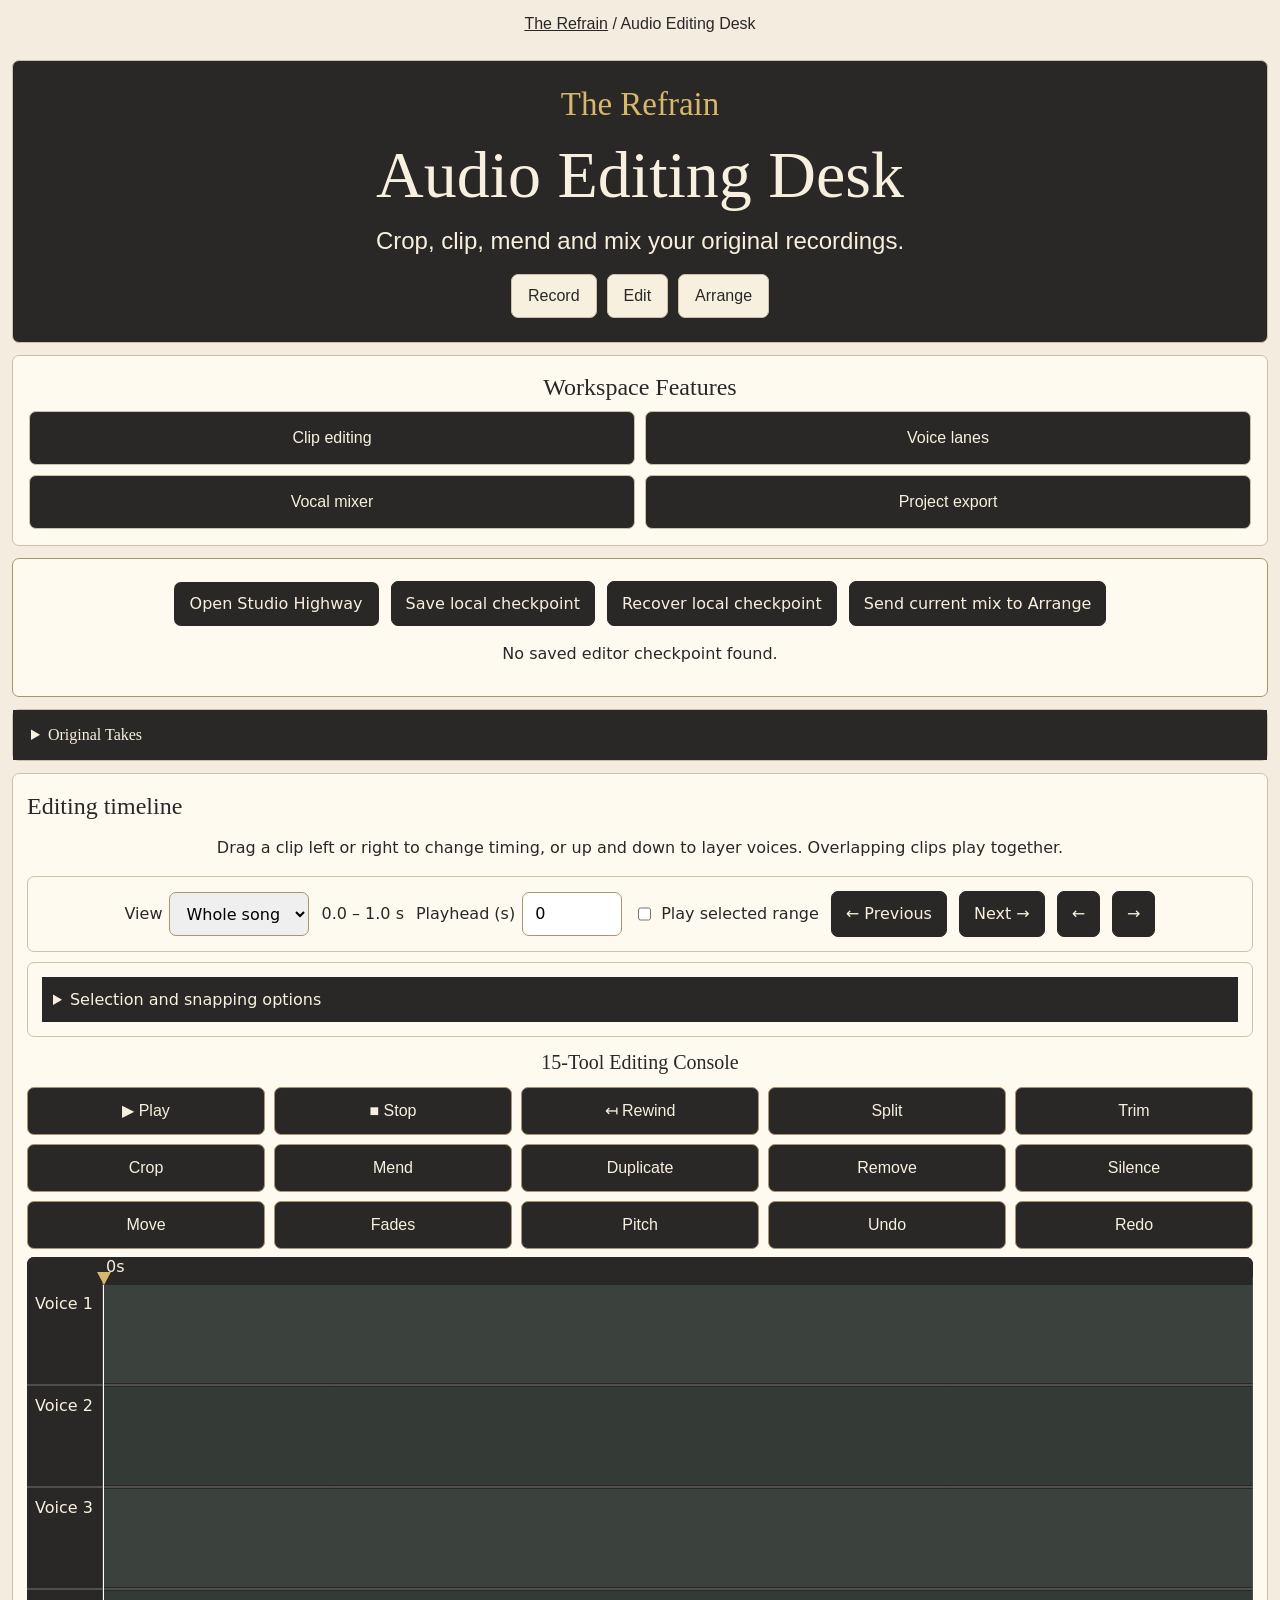
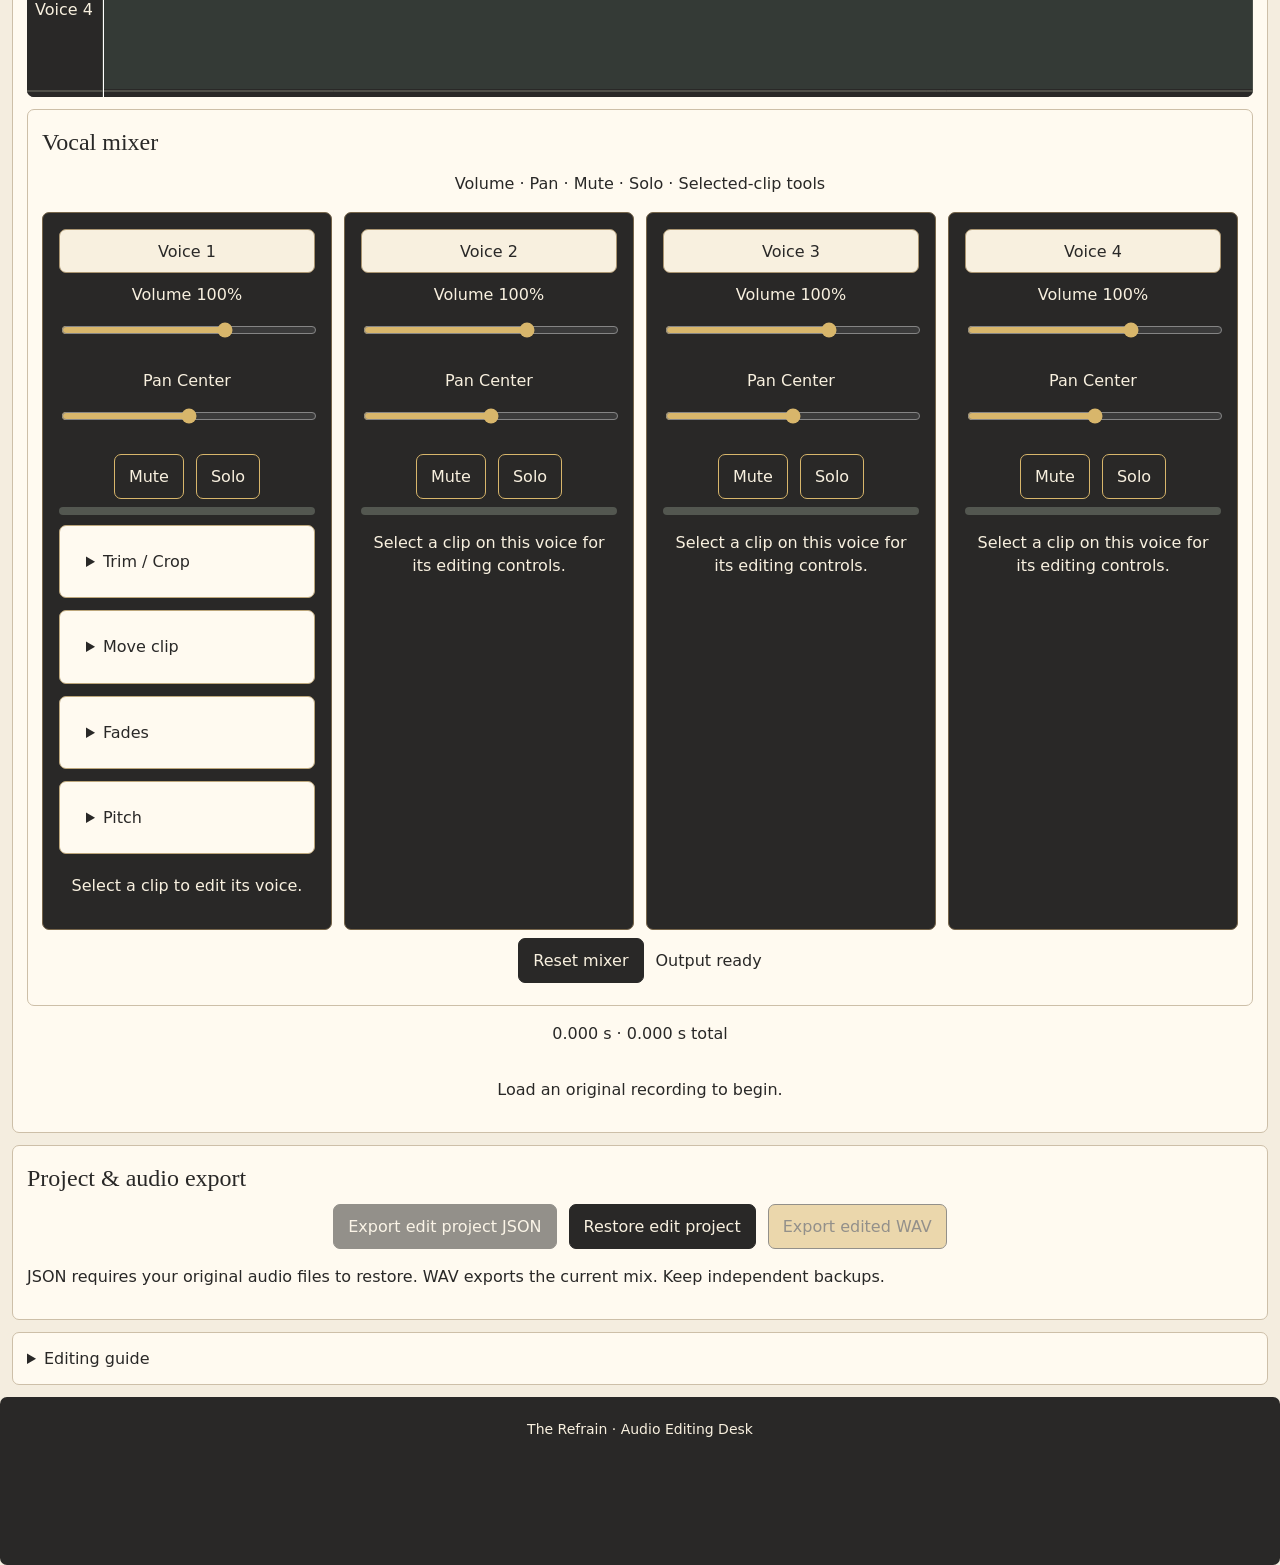
<file: apps/audio-editing-desk.html>
<!doctype html><html lang="en"><head><meta charset="utf-8"><meta name="viewport" content="width=device-width,initial-scale=1"><title>Audio Editing Desk | The Refrain</title><style>*{box-sizing:border-box}body{margin:0;background:#f4eddf;color:#292827;font:16px/1.5 Nunito,system-ui,sans-serif}main{width:calc(100% - 24px);max-width:1800px;margin:auto}a{color:inherit}.hero,footer{background:#292827;color:#f8f0df;text-align:center;padding:22px;border-radius:7px}.hero h1{font:400 clamp(33px,5vw,55px) Georgia,serif;margin:6px}.gold{color:#d8b66b}section,details{background:#fffaf0;border:1px solid #cdbfa8;border-radius:7px;padding:14px;margin:12px 0}h2{font:400 24px Georgia,serif;margin:5px 0 12px}.row{display:flex;flex-wrap:wrap;align-items:center;justify-content:center;gap:8px;margin:8px 0}button,input,select{font:inherit;border:1px solid #a99470;border-radius:7px;padding:8px;max-width:100%}button{min-height:42px;background:#292827;color:#f8f0df;cursor:pointer}button.primary,button[aria-pressed=true]{background:#d8b66b;color:#292827}button:disabled{opacity:.45;cursor:not-allowed}input[type=number]{width:100px}canvas{width:100%;height:230px;display:block;background:#292827;border-radius:7px;touch-action:none;cursor:crosshair}.tools{display:grid;grid-template-columns:repeat(6,minmax(0,1fr));gap:7px}.controls{display:grid;grid-template-columns:repeat(3,minmax(0,1fr));gap:8px}.card{border:1px solid #cdbfa8;border-radius:7px;padding:10px;text-align:center}.card label{display:inline-flex;align-items:center;gap:5px;margin:4px}.status{text-align:center;min-height:24px}summary{cursor:pointer;font-size:18px}footer{padding-bottom:65px}@media(max-width:800px){.tools{grid-template-columns:repeat(3,minmax(0,1fr))}.controls{grid-template-columns:1fr}}.laneScroll{overflow:auto}#wave{height:440px;min-width:320px}.laneScroll canvas{cursor:grab}.laneScroll canvas:active{cursor:grabbing}.mixer{display:grid;grid-template-columns:repeat(4,minmax(0,1fr));gap:10px}.strip{background:#292827;color:#f8f0df;padding:14px;border-radius:7px;text-align:center;min-width:0}.strip input[type=text]{width:100%;background:#f8f0df;color:#292827;text-align:center}.strip input[type=range]{width:100%;accent-color:#d8b66b}.strip label{display:block;margin:10px 0}.strip button{border-color:#d8b66b}.strip .meter{height:8px;background:#535750;border-radius:4px;overflow:hidden}.strip .meter span{display:block;height:100%;background:#9ed5b1;width:0}.strip .muted{color:#d8b66b}@media(max-width:900px){.mixer{grid-template-columns:repeat(2,minmax(0,1fr))}}@media(max-width:380px){.mixer{grid-template-columns:1fr}}</style><link rel="stylesheet" href="../assets/refrain-core.css"><style>#wave{touch-action:none;cursor:crosshair}#wave:focus-visible{outline:2px solid #d8b66b;outline-offset:2px}#pitchPanel{margin-top:12px}#pitchPanel input{max-width:120px}</style><style id="audio-desk-accessibility-v2">
/* One consistent control language: charcoal on cream, 16px minimum for editing text. */
main{font-size:16px;line-height:1.5}
main :is(p,span,label,button,input,select,option,textarea,output,summary,small,li,h3){font-size:max(16px,1em)}
main button{min-height:44px;padding:10px 14px;border:1px solid #292827;background:#292827;color:#f8f0df;border-radius:7px;font-weight:400;line-height:1.4}
main button:hover:not(:disabled){background:#44413b;color:#f8f0df}
main button[aria-pressed="true"]{background:#292827;color:#f8f0df;border:2px solid #bba476;text-decoration:underline;text-underline-offset:4px}
main button:focus-visible,main input:focus-visible,main select:focus-visible{outline:3px solid #9a7841;outline-offset:2px}
main button:disabled{opacity:.5}
main :is(input,select){min-height:44px;padding:8px 12px}
main .tools{grid-template-columns:repeat(5,minmax(0,1fr));gap:10px}
main .desk-transport{display:flex;flex-wrap:wrap;gap:10px;justify-content:center}
main .desk-transport button{min-width:130px;flex:1 1 130px;max-width:220px}
main .desk-toolgroup{margin:12px 0 18px}
main .desk-toolgroup h3{font:400 20px/1.4 Georgia,serif;margin:7px 0 10px;text-align:center}
main .desk-insert{padding:14px 10px;background:#f4eddf;border:1px solid #9c8a70;border-radius:7px;gap:12px}
main .desk-tip{margin:9px auto 12px;max-width:1000px;text-align:center}
main .row{gap:12px}
main .card{padding:16px}
main .laneScroll{margin-top:14px}
@media(max-width:1050px){main .tools{grid-template-columns:repeat(3,minmax(0,1fr))}}
@media(max-width:600px){main .tools{grid-template-columns:repeat(2,minmax(0,1fr))}main .desk-transport button{max-width:none}}
</style><style id="audio-desk-console-v3">
body[data-refrain-title="Audio Editing Desk"]>.rf-core-hero{box-sizing:border-box;width:calc(100% - 24px);max-width:1800px;margin:12px auto;border-radius:7px}
main{width:calc(100% - 24px);max-width:1800px;margin:0 auto}
main :is(button,input,select,label,output,span,small,p,summary,li){font-size:16px!important;line-height:1.45}
main h2{font-size:24px}
main h3{font-size:20px}
main .desk-console-tools{display:grid;grid-template-columns:repeat(5,minmax(0,1fr));gap:9px;margin:12px 0 8px}
main .desk-console-tools button{width:100%;min-height:48px;border:1px solid #a99470;border-radius:7px;background:#292827!important;color:#f8f0df!important;font:400 16px/1.35 Nunito,Arial,sans-serif!important;padding:8px}
main .desk-console-tools button:hover:not(:disabled){background:#3c3934!important}
main .desk-console-tools button:focus-visible{outline:3px solid #bfa774;outline-offset:2px}
main .desk-console-tools button:disabled{background:#494643!important;color:#eee4d3!important;opacity:.55}
main .desk-view-utilities{display:flex;align-items:center;justify-content:center;flex-wrap:wrap;gap:12px;padding:12px;border:1px solid #cdbfa8;border-radius:7px;background:#fffaf0}
main .desk-view-utilities label{display:inline-flex;gap:7px;align-items:center}
main .desk-extra-utilities{background:#fffaf0;border:1px solid #cdbfa8;border-radius:7px;margin:10px 0}
main .desk-extra-utilities summary{padding:11px;cursor:pointer;background:#292827;color:#f8f0df}
main .desk-extra-utilities .row{padding:10px}
main .desk-console-toolbar-heading{font:400 20px/1.3 Georgia,serif;margin:12px 0 0;text-align:center}
main #deskMixerSection{margin:10px 0}
main .mixer{grid-template-columns:repeat(4,minmax(0,1fr));gap:12px}
main .strip{background:#292827;color:#f8f0df;border-radius:7px;border:1px solid #76654a;padding:16px;min-width:0}
main .strip .desk-voice-detail{margin-top:10px;border:1px solid #bca67b;background:#363431;border-radius:7px;text-align:left}
main .strip .desk-voice-detail summary{padding:10px 12px;font-size:16px!important;color:#292827!important;background:#fffaf0!important;cursor:pointer;list-style-position:inside}
main .strip .desk-voice-detail .card,main .strip .desk-voice-detail #pitchPanel{margin:0;padding:12px;background:#fffaf0;color:#292827;border:0;border-radius:0 0 7px 7px}
main .strip .desk-voice-detail label{display:flex;flex-wrap:wrap;align-items:center;justify-content:center;gap:8px;font-size:16px!important;margin:6px 0}
main .strip .desk-voice-detail input[type=number]{max-width:120px}
main .strip .desk-voice-detail button{margin:6px}
main .strip .desk-voice-detail .desk-action-row{display:flex;flex-wrap:wrap;justify-content:center;gap:7px}
main .strip .desk-voice-detail button{background:#292827!important;color:#f8f0df!important}
main .strip .desk-voice-detail button:disabled{opacity:.5}
main .desk-voice-tools-placeholder{text-align:center;font-size:16px;color:#f8f0df;padding:9px}
main .desk-original-compact{padding-top:10px;padding-bottom:10px}
main .desk-original-compact .desk-tip{margin:5px auto}
main .desk-console-tools button[aria-expanded=true]{outline:2px solid #d5bc82;outline-offset:-4px}
main .desk-clip-list{margin:8px 0}
main .laneScroll{margin-top:6px}
main #wave{min-height:440px}
@media(max-width:1100px){main .mixer{grid-template-columns:repeat(2,minmax(0,1fr))}}
@media(max-width:760px){main .desk-console-tools{grid-template-columns:repeat(3,minmax(0,1fr))}}
@media(max-width:560px){main .desk-console-tools{grid-template-columns:repeat(2,minmax(0,1fr))}main .mixer{grid-template-columns:1fr}}
</style><style id="audio-desk-console-topology-v4">
main .desk-original-accordion{max-width:1800px;margin:12px auto;padding:0;border:1px solid #cdbfa8;border-radius:7px;background:#fffaf0}
main .desk-original-accordion>summary{padding:14px 18px;background:#292827;color:#f8f0df;font:400 20px/1.4 Georgia,serif;cursor:pointer;min-height:48px}
main .desk-original-accordion>.desk-original-content{padding:12px 16px}
main .desk-console-tools{display:grid;grid-template-columns:repeat(5,minmax(0,1fr));gap:9px}
main .desk-console-tools button{background:#292827!important;color:#f8f0df!important;min-height:48px;font-size:16px!important;border-radius:7px!important;opacity:1!important}
main .desk-console-tools button[aria-expanded="true"]{outline:2px solid #d5bc82;outline-offset:-4px}
main .desk-voice-detail .desk-action-row{display:flex;gap:8px;justify-content:center;flex-wrap:wrap;margin-top:10px}
main .desk-voice-detail .desk-action-row button{background:#292827!important;color:#f8f0df!important}
main .desk-voice-instruction{padding:8px;margin:8px auto;color:#f8f0df;font-size:16px}
main .desk-tool-info{max-width:min(530px,calc(100% - 28px));border:2px solid #292827;border-radius:7px;background:#fffaf0;color:#292827;padding:22px}
main .desk-tool-info::backdrop{background:rgba(0,0,0,.55)}
main .desk-tool-info p{font-size:16px;line-height:1.5}
main .desk-view-utilities{margin:10px auto}
main .desk-extra-utilities{margin:10px auto}
main #deskMixerSection{margin:10px 0}
@media(max-width:760px){main .desk-console-tools{grid-template-columns:repeat(3,minmax(0,1fr))}}
@media(max-width:530px){main .desk-console-tools{grid-template-columns:repeat(2,minmax(0,1fr))}}
</style></head><body data-refrain-core="1" data-refrain-root="../" data-refrain-title="Audio Editing Desk"><nav class="rf-core-crumb" aria-label="Breadcrumb"><a href="../">The Refrain</a> / Audio Editing Desk</nav><section class="rf-core-hero" aria-label="Workspace introduction"><div class="rf-core-eyebrow">The Refrain</div><h1>Audio Editing Desk</h1><p>Crop, clip, mend and mix your original recordings.</p><nav class="rf-core-actions" aria-label="Music workspaces"><a href="../apps/recording-booth.html">Record</a><a href="../apps/audio-editing-desk.html">Edit</a><a href="../apps/pro-keyboard_index.html">Arrange</a></nav></section><section class="rf-core-features"><h2>Workspace Features</h2><div class="rf-core-grid"></div></section><dialog class="rf-core-dialog"><h2></h2><p></p><a href="#">Open tool</a> <button type="button">Close</button></dialog><main data-i18n-no-online data-vnv-no-dictionary data-i18n-ignore><section aria-label="Studio Highway recovery" style="border:1px solid #a99470;background:#f8f0df"><div class="row"><a href="studio-highway.html" style="display:inline-block;padding:10px 16px;background:#292827;color:#f8f0df;border-radius:7px;text-decoration:none;font-size:16px">Open Studio Highway</a><button type="button" id="highwaySave">Save local checkpoint</button><button type="button" id="highwayRecover">Recover local checkpoint</button><button type="button" id="highwaySendArrange">Send current mix to Arrange</button></div><p id="highwayStatus" role="status" aria-live="polite" style="font-size:16px;text-align:center">Local recovery will be checked when the editor opens. Keep separate exported backups.</p></section><details id="deskOriginalTakes" class="desk-original-accordion"><summary>Original Takes</summary><div class="desk-original-content"><div class="row"><label>Load original recordings <input id="take" type="file" accept="audio/*,.m4a,.wav,.mp3" multiple></label><label>Loaded take <select id="source" aria-label="Choose original take"></select></label><button id="addTake">Add loaded take at playhead</button></div>
<div class="row desk-insert"><label for="targetVoice">Target voice lane <select id="targetVoice"><option value="0">Voice 1</option><option value="1">Voice 2</option><option value="2">Voice 3</option><option value="3">Voice 4</option></select></label><button type="button" id="uploadToVoice">＋ Import recording into selected voice</button><input id="voiceTakeFile" type="file" accept="audio/*,.m4a,.wav,.mp3" hidden></div>
<p class="desk-tip">Select a voice and import a recording at the playhead. Originals stay unchanged.</p><p id="takeList" class="status"></p><p class="desk-tip">8 takes maximum · 50 MB / 10 minutes each · Local processing</p></div></details><section><h2>Editing timeline</h2><div class="desk-toolgroup"><h3>Playback &amp; navigation</h3><div class="desk-transport"><button id="play">▶ Play</button><button id="stop">■ Stop</button><button id="home">↤ Rewind</button><button id="prev">← Previous</button><button id="next">Next →</button></div></div>
<div class="desk-toolgroup"><h3>Edit selected clip</h3><div class="tools"><button id="split">✂ Split</button><button id="trim">Trim</button><button id="crop">Crop</button><button id="mend">Mend</button><button id="duplicate">Duplicate</button><button id="remove">Remove clip</button><button id="silence">Silence range</button><button id="undo">Undo</button><button id="redo">Redo</button></div></div><div class="row"><label>View <select id="zoom"><option value="all">Whole song</option><option value="30">30 seconds</option><option value="10">10 seconds</option><option value="2">2 seconds</option></select></label><span id="view"></span><label>Playhead (s) <input id="cursor" type="number" min="0" step=".001" value="0"></label><label><input id="rangePlay" type="checkbox"> Play selected range</label></div><div class="row"><button id="modeMove" aria-pressed="true">Move clips</button><button id="modeRange" aria-pressed="false">Select range</button><label><input type="checkbox" id="snap" checked> Snap to clip edges</label><button id="closeGap">Close gap before clip</button><button id="layer">Duplicate to voice lane</button></div><div class="row"><button id="seekBack" type="button" aria-label="Move playhead left">←</button><button id="seekForward" type="button" aria-label="Move playhead right">→</button><span>Playhead: arrows ±0.1 s · Shift + arrows ±1 s · Alt + arrows ±0.01 s. Drag the ruler or marker independently of clips.</span></div><p id="modeHint" class="status">Drag a clip left or right to change timing, or up and down to layer voices. Overlapping clips play together.</p><div class="laneScroll"><canvas id="wave" tabindex="0" aria-label="Four vocal lanes. Left and right arrows move the playhead. Drag the top ruler or vertical marker to seek."></canvas></div><p id="position" class="status"></p><div id="clips" class="row"></div><div class="controls"><div class="card"><h2>Range</h2><label>Start <input id="trimStart" type="number" min="0" step=".001"></label><label>End <input id="trimEnd" type="number" min="0" step=".001"></label><p>Drag on waveform or enter exact seconds.</p></div><div class="card"><h2>Move clip</h2><label>Position <input id="moveAt" type="number" min="0" step=".001"></label><label>Voice lane <select id="lane"><option value="0">Voice 1</option><option value="1">Voice 2</option><option value="2">Voice 3</option><option value="3">Voice 4</option></select></label><button id="move">Move</button><p>Overlapping clips mix together.</p></div><div class="card"><h2>Transitions</h2><label>Fade in <input id="fadeIn" type="number" min="0" step=".01"></label><label>Fade out <input id="fadeOut" type="number" min="0" step=".01"></label><button id="fades">Apply fades</button><p>Overlap two takes with matching fades to blend them.</p></div></div><div class="card" id="pitchPanel"><h2>Pitch management</h2><p>Adjust the selected clip without changing its timeline length or original recording. Subtle tuning works best; larger shifts may sound artificial.</p><div class="row"><label>Semitones <input id="pitchSemi" type="number" min="-12" max="12" step="1" value="0"></label><label>Fine tuning (cents) <input id="pitchCents" type="number" min="-99" max="99" step="1" value="0"></label><button id="applyPitch" type="button">Apply pitch</button><button id="resetPitch" type="button">Reset pitch</button></div><p id="pitchStatus" role="status">Select a clip to adjust pitch.</p></div><p id="status" class="status" role="status" aria-live="polite">Load an original recording to begin.</p></section><section><h2>Vocal mixer</h2><p class="status">Volume · Pan · Mute · Solo · Selected-clip tools</p><div id="mixer" class="mixer"></div><div class="row"><button id="resetMix">Reset mixer</button><span id="mixMeter" role="status">Output ready</span></div></section><section><h2>Project &amp; audio export</h2><div class="row"><button id="save">Export edit project JSON</button><button id="restore">Restore edit project</button><input id="project" type="file" accept=".json,application/json" hidden><button class="primary" id="wav">Export edited WAV</button></div><p>JSON requires your original audio files to restore. WAV exports the current mix. Keep independent backups.</p></section><details><summary>Editing guide</summary><p>Use Move clips to drag recordings between voice lanes or along the timeline. Enable Snap to align edges, or use Close gap before clip. Switch to Select range, click inside a clip to place the playhead, and Split. Drag a range to trim, crop or silence it. Mend rejoins contiguous pieces from the same take. Use Move and fades to combine different recordings. Undo and redo preserve up to 100 editing decisions during this session. Export before closing; audio and undo history are not saved automatically. Mixer settings and clip pitch are included in version 3 project exports; versions 1 and 2 remain compatible. Pitch changes are included in clip undo and redo. Mixer adjustments are independent of clip undo and redo.</p><p><a href="vocal-transcription.html">Vocal Transcription Studio</a> · <a href="pro-keyboard_index.html">Harmony’s Haven</a></p></details></main><footer>The Refrain · Audio Editing Desk</footer><script src="../assets/refrain-studio-highway.js"></script><script>
(()=>{"use strict";
const EPS=.0001,MAX=600;
function duration(clips){return Math.max(0,...clips.map(c=>c.at+c.end-c.start))}
function validate(clips,sources){if(!Array.isArray(clips)||clips.length>512)throw Error("Invalid clip count");const ids=new Set();return clips.map(c=>{const src=sources.get(c.source);if(!src||typeof c.id!=="string"||ids.has(c.id)||![c.at,c.start,c.end,c.fadeIn,c.fadeOut].every(Number.isFinite)||c.start<0||c.end>src.duration+EPS||c.end-c.start<.005||c.at<0||c.at+c.end-c.start>MAX+EPS||c.fadeIn<0||c.fadeOut<0||c.fadeIn+c.fadeOut>c.end-c.start+EPS)throw Error("Invalid clip bounds");ids.add(c.id);if(c.lane!==undefined&&(!Number.isInteger(c.lane)||c.lane<0||c.lane>3))throw Error("Invalid voice lane");const pitch=c.pitch??0;if(!Number.isInteger(pitch)||Math.abs(pitch)>1200)throw Error("Invalid clip pitch");return {...c,lane:c.lane??0,pitch}})}
function split(c,t,id){const x=c.start+t-c.at;if(x-c.start<.005||c.end-x<.005)throw Error("Place the playhead inside the clip");return [{...c,end:x,fadeIn:Math.min(c.fadeIn,x-c.start),fadeOut:0},{...c,id,at:t,start:x,fadeIn:0,fadeOut:Math.min(c.fadeOut,c.end-x)}]}
function trim(c,a,b){const start=Math.max(c.at,a),end=Math.min(c.at+c.end-c.start,b);if(end-start<.005)throw Error("Selection must overlap the clip");const len=end-start,fi=Math.min(c.fadeIn,len),fo=Math.min(c.fadeOut,len-fi);return {...c,at:start,start:c.start+start-c.at,end:c.start+end-c.at,fadeIn:fi,fadeOut:fo}}
function mend(a,b){if((a.lane??0)!==(b.lane??0)||a.source!==b.source||(a.pitch??0)!==(b.pitch??0)||Math.abs(a.end-b.start)>EPS||Math.abs(a.at+a.end-a.start-b.at)>EPS)throw Error("Mend requires adjacent, contiguous pieces of the same original take with matching pitch. For different takes use overlap and fades.");return {...a,end:b.end,fadeOut:b.fadeOut}}
function gainAt(c,t){const len=c.end-c.start;return Math.max(0,Math.min(1,c.fadeIn?t/c.fadeIn:1,c.fadeOut?(len-t)/c.fadeOut:1))}

function defaultMixer(){return Array.from({length:4},(_,i)=>({name:"Voice "+(i+1),volume:1,pan:0,mute:false,solo:false}))}
function validateMixer(raw){if(raw===undefined)return defaultMixer();if(!Array.isArray(raw)||raw.length!==4)throw Error("Invalid mixer");return raw.map((v,i)=>{if(!v||typeof v.name!=="string"||v.name.length>40||!Number.isFinite(v.volume)||v.volume<0||v.volume>1.5||!Number.isFinite(v.pan)||v.pan< -1||v.pan>1||typeof v.mute!=="boolean"||typeof v.solo!=="boolean")throw Error("Invalid voice mixer channel");return {name:v.name.trim()||"Voice "+(i+1),volume:v.volume,pan:v.pan,mute:v.mute,solo:v.solo}})}
function audible(ch,settings){return !ch.mute&&(!settings.some(x=>x.solo)||ch.solo)}
function laneGain(ch,settings){return audible(ch,settings)?ch.volume:0}
function panSample(l,r,p){if(p<=0){const a=(p+1)*Math.PI/2;return [l+r*Math.cos(a),r*Math.sin(a)]}const a=p*Math.PI/2;return [l*Math.cos(a),r+l*Math.sin(a)]}

// Phase-vocoder time stretch followed by resampling: duration-preserving pitch shift.
// All transforms operate on a new buffer, never on the original recording.
function fft(re,im,inverse=false){
 const n=re.length;
 for(let i=1,j=0;i<n;i++){let bit=n>>1;for(;j&bit;bit>>=1)j^=bit;j^=bit;if(i<j){let t=re[i];re[i]=re[j];re[j]=t;t=im[i];im[i]=im[j];im[j]=t}}
 for(let len=2;len<=n;len<<=1){const ang=(inverse?2:-2)*Math.PI/len,cr=Math.cos(ang),ci=Math.sin(ang);for(let i=0;i<n;i+=len){let wr=1,wi=0;for(let j=0;j<len/2;j++){const u=i+j,v=u+len/2,tr=wr*re[v]-wi*im[v],ti=wr*im[v]+wi*re[v];re[v]=re[u]-tr;im[v]=im[u]-ti;re[u]+=tr;im[u]+=ti;const nr=wr*cr-wi*ci;wi=wr*ci+wi*cr;wr=nr}}}
 if(inverse)for(let i=0;i<n;i++){re[i]/=n;im[i]/=n}
}
function pitchChannel(input,start,length,ratio,rate){
 const N=2048,hop=256,half=N/2,bins=half+1,out=new Float32Array(Math.ceil(length*ratio)+N),weights=new Float32Array(out.length),win=Float64Array.from({length:N},(_,i)=>.5-.5*Math.cos(2*Math.PI*i/N)),re=new Float64Array(N),im=new Float64Array(N),last=new Float64Array(bins),phase=new Float64Array(bins);let prev=0,first=true;
 for(let center=0;center<length+half;center+=hop){const dest=Math.round(center*ratio),delta=dest-prev;prev=dest;
  for(let i=0;i<N;i++){const at=center+i-half;re[i]=at>=0&&at<length?input[start+at]*win[i]:0;im[i]=0}fft(re,im);
  for(let k=0;k<bins;k++){const mag=Math.hypot(re[k],im[k]),p=Math.atan2(im[k],re[k]),omega=2*Math.PI*k/N;
   let drift=p-last[k]-omega*hop;drift-=2*Math.PI*Math.round(drift/(2*Math.PI));phase[k]=first?p:phase[k]+(omega+drift/hop)*delta;last[k]=p;re[k]=mag*Math.cos(phase[k]);im[k]=mag*Math.sin(phase[k]);if(k>0&&k<half){re[N-k]=re[k];im[N-k]=-im[k]}}
  im[0]=im[half]=0;first=false;fft(re,im,true);
  for(let i=0;i<N;i++){const j=dest+i;if(j>=out.length)break;out[j]+=re[i]*win[i];weights[j]+=win[i]*win[i]}
 }
 const result=new Float32Array(length);for(let i=0;i<length;i++){const p=half+i*ratio,j=Math.floor(p),f=p-j,a=weights[j]>1e-8?out[j]/weights[j]:0,b=weights[j+1]>1e-8?out[j+1]/weights[j+1]:0;result[i]=a+(b-a)*f}return result
}
const pitchCache=new Map();let pitchBytes=0;const PITCH_BUDGET=96*1024*1024;
function clipAudio(c){
 const original=sources.get(c.source).buffer,pitch=c.pitch??0;if(!pitch)return {buffer:original,offset:c.start};
 const key=[c.source,c.start,c.end,pitch].join("|");if(pitchCache.has(key)){const item=pitchCache.get(key);pitchCache.delete(key);pitchCache.set(key,item);return item}
 const rate=original.sampleRate,start=Math.min(original.length-1,Math.round(c.start*rate)),length=Math.max(1,Math.min(original.length-start,Math.round((c.end-c.start)*rate))),channels=Math.min(2,original.numberOfChannels),bytes=length*channels*4;
 if(bytes>PITCH_BUDGET)throw Error("Pitch clip too large. Split into shorter sections first.");
 while(pitchBytes+bytes>PITCH_BUDGET&&pitchCache.size){const oldest=pitchCache.keys().next().value;pitchBytes-=pitchCache.get(oldest).bytes;pitchCache.delete(oldest)}
 const buffer=ctx.createBuffer(channels,length,rate),ratio=Math.pow(2,pitch/1200);
 for(let ch=0;ch<channels;ch++)buffer.copyToChannel(pitchChannel(original.getChannelData(ch),start,length,ratio,rate),ch);
 const item={buffer,offset:0,bytes};pitchCache.set(key,item);pitchBytes+=bytes;return item
}

function mix(clips,sources,rate,from,to,settings=defaultMixer()){const n=Math.ceil((to-from)*rate);if(n<1||n>MAX*rate)throw Error("Invalid export length");const out=[new Float32Array(n),new Float32Array(n)];for(const c of clips){const ch=settings[c.lane??0],level=laneGain(ch,settings);if(!level)continue;const prepared=clipAudio(c),src=prepared.buffer,begin=Math.max(from,c.at),end=Math.min(to,c.at+c.end-c.start);if(end<=begin)continue;const mono=src.numberOfChannels===1,channels=[src.getChannelData(0),src.getChannelData(Math.min(1,src.numberOfChannels-1))];for(let i=Math.max(0,Math.ceil((begin-from)*rate));i<Math.min(n,Math.ceil((end-from)*rate));i++){const t=from+i/rate-c.at,p=(prepared.offset+t)*src.sampleRate,j=Math.floor(p),f=p-j,g=gainAt(c,t)*level;const a=channels[0][j]||0,b=channels[0][j+1]||0,l=(a+(b-a)*f)*g,aa=channels[1][j]||0,bb=channels[1][j+1]||0,r=(aa+(bb-aa)*f)*g;const pair=mono?[l*Math.cos((ch.pan+1)*Math.PI/4),l*Math.sin((ch.pan+1)*Math.PI/4)]:panSample(l,r,ch.pan);out[0][i]+=pair[0];out[1][i]+=pair[1]}}return out}
function wav(ch,rate){const n=ch[0].length,b=new ArrayBuffer(44+n*4),v=new DataView(b);function str(o,s){for(let i=0;i<s.length;i++)v.setUint8(o+i,s.charCodeAt(i))}str(0,"RIFF");v.setUint32(4,36+n*4,true);str(8,"WAVE");str(12,"fmt ");v.setUint32(16,16,true);v.setUint16(20,1,true);v.setUint16(22,2,true);v.setUint32(24,rate,true);v.setUint32(28,rate*4,true);v.setUint16(32,4,true);v.setUint16(34,16,true);str(36,"data");v.setUint32(40,n*4,true);for(let i=0;i<n;i++)for(let k=0;k<2;k++){const x=Math.max(-1,Math.min(1,ch[k][i]));v.setInt16(44+i*4+k*2,Math.round(x*(x<0?32768:32767)),true)}return b}


const LANE_COUNT=4, LANE_HEIGHT=102, TOP=28, LABEL=76;
function laneOf(c){return c.lane??0}
function movedClip(c,at,lane,others,snap,tolerance){const len=c.end-c.start;let t=Math.max(0,Math.min(MAX-len,at));if(snap){const edges=[0,...others.filter(x=>x.id!==c.id&&laneOf(x)===lane).flatMap(x=>[x.at,x.at+x.end-x.start])];let best=t,dist=tolerance+EPS;for(const edge of edges)for(const candidate of [edge,edge-len]){const d=Math.abs(t-candidate);if(candidate>=0&&candidate+len<=MAX+EPS&&d<dist){best=candidate;dist=d}}t=best}return {...c,at:t,lane}}
function gapTarget(c,items){return Math.max(0,...items.filter(x=>x.id!==c.id&&laneOf(x)===laneOf(c)&&x.at+x.end-x.start<=c.at+EPS).map(x=>x.at+x.end-x.start))}

const $=id=>document.getElementById(id),sources=new Map(),sourceFiles=new Map();let clips=[],undo=[],redo=[],selected=null,cursor=0,selection=null,ctx=null,playing=null,epoch=0,raf=0,busy=false,serial=0,viewStart=0,mode="move",drag=null,ghost=null,settings=defaultMixer();const say=t=>$("status").textContent=t,uid=()=> "clip-"+(++serial)+"-"+Date.now(),clone=a=>a.map(c=>({...c})),round=x=>Math.round(x*1000)/1000;
function stop(){epoch++;if(playing){const p=playing;playing=null;for(const n of p.nodes){try{n.stop()}catch{}try{n.disconnect()}catch{}}for(const n of p.buses.flatMap(b=>[b.gain,b.pan])){try{n.disconnect()}catch{}}try{p.master.disconnect()}catch{}}cancelAnimationFrame(raf)}
function edit(next,msg){try{const clean=validate(next,sources);stop();undo.push(clone(clips));if(undo.length>100)undo.shift();redo=[];clips=clean;if(!clips.some(c=>c.id===selected))selected=clips[0]?.id||null;render();scheduleHighwaySave();say(msg)}catch(e){say(e.message)}}
function current(){const c=clips.find(c=>c.id===selected);if(!c)throw Error("Select an audio clip first");return c}
function command(fn){try{if(!busy)fn()}catch(e){say(e.message)}}
function bounds(){const len=Math.max(1,duration(clips),ghost?ghost.at+ghost.end-ghost.start:0),span=$("zoom").value==="all"?len:Math.min(len,Number($("zoom").value));viewStart=Math.max(0,Math.min(viewStart,len-span));return {start:viewStart,span,end:viewStart+span}}

function draw(){const canvas=$("wave"),w=canvas.width=Math.max(320,canvas.clientWidth),h=canvas.height=440,g=canvas.getContext("2d"),v=drag?.view||bounds(),plot=w-LABEL,x=t=>LABEL+(t-v.start)/v.span*plot;g.fillStyle="#292827";g.fillRect(0,0,w,h);g.font="16px system-ui";for(let l=0;l<LANE_COUNT;l++){const y=TOP+l*LANE_HEIGHT;g.fillStyle=l%2?"#343a36":"#3b423d";g.fillRect(LABEL,y,plot,LANE_HEIGHT-4);g.fillStyle="#f8f0df";g.fillText(settings[l].name.slice(0,10),8,y+24);if(!audible(settings[l],settings)){g.fillStyle="#d8b66b";g.fillText("Muted",8,y+43)};g.strokeStyle="#77766a";g.beginPath();g.moveTo(0,y+LANE_HEIGHT-2);g.lineTo(w,y+LANE_HEIGHT-2);g.stroke()}const step=v.span>120?30:v.span>30?10:v.span>10?2:1;for(let t=Math.ceil(v.start/step)*step;t<=v.end;t+=step){g.strokeStyle="#62665e";g.beginPath();g.moveTo(x(t),20);g.lineTo(x(t),h);g.stroke();g.fillStyle="#f8f0df";g.fillText(t.toFixed(0)+"s",x(t)+3,15)}
g.save();g.beginPath();g.rect(LABEL,TOP,plot,h-TOP);g.clip();for(const c of clips.map(c=>ghost&&ghost.id===c.id?ghost:c).sort((a,b)=>a.at-b.at)){const end=c.at+c.end-c.start;if(end<=v.start||c.at>=v.end)continue;const a=Math.max(c.at,v.start),b=Math.min(end,v.end),left=x(a),right=x(b),y=TOP+laneOf(c)*LANE_HEIGHT+4,center=y+54;g.fillStyle=c.id===selected?"#6c6347":"#455b50";g.fillRect(left,y,Math.max(2,right-left),90);g.strokeStyle=c.id===selected?"#e7c678":"#8b9d8c";g.strokeRect(left,y,Math.max(2,right-left),90);const src=sources.get(c.source),peaks=src.peaks;g.strokeStyle="#d8b66b";g.beginPath();for(let px=Math.floor(left);px<right;px++){const t=v.start+(px-LABEL)/plot*v.span-c.at+c.start,k=Math.max(0,Math.min(peaks.length-1,Math.floor(t*100)));const amp=peaks[k]*34;g.moveTo(px,center-amp);g.lineTo(px,center+amp)}g.stroke();g.fillStyle="#f8f0df";g.save();g.beginPath();g.rect(left,y,Math.max(0,right-left),22);g.clip();g.fillText(src.name.slice(0,32),left+5,y+15);g.restore()}if(selection){g.fillStyle="#80c5b344";g.fillRect(x(selection[0]),TOP,x(selection[1])-x(selection[0]),h-TOP)}g.strokeStyle="#fff";g.lineWidth=2;g.beginPath();g.moveTo(x(cursor),TOP);g.lineTo(x(cursor),h);g.stroke();g.restore();if(cursor>=v.start&&cursor<=v.end){const cx=Math.max(LABEL+1,Math.min(w-2,x(cursor)));g.fillStyle="#d8b66b";g.beginPath();g.moveTo(cx-7,TOP-13);g.lineTo(cx+7,TOP-13);g.lineTo(cx,TOP);g.closePath();g.fill();}if(document.activeElement!==$("cursor"))$("cursor").value=round(cursor);$("position").textContent=ghost?"Moving clip · "+ghost.at.toFixed(3)+" s · Voice "+(laneOf(ghost)+1):cursor.toFixed(3)+" s · "+duration(clips).toFixed(3)+" s total";$("view").textContent=v.start.toFixed(1)+" – "+v.end.toFixed(1)+" s"}
function render(){draw();const list=$("clips");list.replaceChildren();for(const c of clips.slice().sort((a,b)=>a.at-b.at)){const b=document.createElement("button");b.textContent="Voice "+(laneOf(c)+1)+" · "+sources.get(c.source).name.slice(0,35)+" · "+c.at.toFixed(2)+"s · "+(c.end-c.start).toFixed(2)+"s";b.setAttribute("aria-pressed",String(c.id===selected));b.onclick=()=>{stop();selected=c.id;cursor=c.at;selection=null;render()};list.append(b)}const c=clips.find(c=>c.id===selected);if(c){$("moveAt").value=round(c.at);$("lane").value=String(laneOf(c));$("trimStart").value=round(c.at);$("trimEnd").value=round(c.at+c.end-c.start);$("fadeIn").value=c.fadeIn;$("fadeOut").value=c.fadeOut;$("pitchSemi").value=Math.trunc((c.pitch??0)/100);$("pitchCents").value=(c.pitch??0)%100;$("pitchStatus").textContent="Selected clip pitch: "+((c.pitch??0)/100).toFixed(2)+" semitones"}else $("pitchStatus").textContent="Select a clip to adjust pitch.";for(const id of ["pitchSemi","pitchCents","applyPitch","resetPitch"])$(id).disabled=!c||busy;$("undo").disabled=!undo.length||busy;$("redo").disabled=!redo.length||busy;for(const id of ["split","trim","crop","mend","move","duplicate","remove","silence","fades","closeGap","layer"])$(id).disabled=!c||busy;for(const id of ["play","wav","save"])$(id).disabled=!clips.length||busy;$("take").disabled=busy;$("restore").disabled=busy;$("takeList").textContent=sources.size+" original take(s) in memory · "+clips.length+" editable clips"}
async function audioContext(){ctx=ctx||new(window.AudioContext||window.webkitAudioContext)();await ctx.resume();return ctx}
async function decode(file){const c=await audioContext(),b=await c.decodeAudioData(await file.arrayBuffer());if(b.duration>MAX||b.numberOfChannels<1)throw Error("Take exceeds ten minutes or is invalid");const peaks=new Float32Array(Math.ceil(b.duration*100)),a=b.getChannelData(0),step=b.sampleRate/100;for(let i=0;i<peaks.length;i++){let m=0;for(let j=Math.floor(i*step);j<Math.min(a.length,Math.floor((i+1)*step));j++)m=Math.max(m,Math.abs(a[j]));peaks[i]=m}return {name:file.name,duration:b.duration,buffer:b,peaks}}
async function fingerprint(file){const bytes=await file.arrayBuffer(),hash=await crypto.subtle.digest("SHA-256",bytes);return Array.from(new Uint8Array(hash),n=>n.toString(16).padStart(2,"0")).join("")}
$("take").onchange=async()=>{const files=Array.from($("take").files);$("take").value="";if(!files.length||busy)return;stop();busy=true;render();try{for(const file of files){if(file.size>50*1024*1024)throw Error("Maximum 50 MB per take");if(sources.size>=8)throw Error("Maximum eight original takes per session");const hash=await fingerprint(file);if(sources.has(hash))continue;const src=await decode(file);sources.set(hash,src);sourceFiles.set(hash,file);if(!clips.length){const c={id:uid(),source:hash,at:0,start:0,end:src.duration,fadeIn:0,fadeOut:0};clips=[c];selected=c.id}scheduleHighwaySave()}say("Original takes loaded. Select Add take to place an additional recording on the timeline.")}catch(e){say(e.message)}finally{busy=false;const select=$("source");select.replaceChildren();for(const [id,s] of sources){const o=document.createElement("option");o.value=id;o.textContent=s.name;select.append(o)}render()}};
$("addTake").onclick=()=>command(()=>{const source=$("source").value,s=sources.get(source);if(!s)throw Error("Load a recording first");const c={id:uid(),source,at:cursor,start:0,end:s.duration,fadeIn:0,fadeOut:0};edit([...clips,c],"Take added at playhead");if(clips.some(x=>x.id===c.id)){selected=c.id;render()}});

/* Explicit lane-targeted import. Keep the original take intact and preserve undo history. */
$("uploadToVoice").onclick=()=>{if(!busy)$("voiceTakeFile").click()};
$("voiceTakeFile").addEventListener("change",async()=>{
  const input=$("voiceTakeFile"),file=input.files?.[0];input.value="";
  if(!file||busy)return;
  busy=true;stop();render();
  try{
    if(file.size===0||file.size>50*1024*1024)throw Error("Audio file must be between 1 byte and 50 MB.");
    const lane=Number($("targetVoice").value);
    if(!Number.isInteger(lane)||lane<0||lane>=LANE_COUNT)throw Error("Choose a valid voice lane.");
    const hash=await fingerprint(file);
    let src=sources.get(hash);
    if(!src){
      if(sources.size>=8)throw Error("Maximum eight original recordings per session.");
      src=await decode(file);
      sources.set(hash,src);sourceFiles.set(hash,file);
    }
    const next={id:uid(),source:hash,at:round(cursor),start:0,end:src.duration,fadeIn:0,fadeOut:0,lane};
    busy=false;
    edit([...clips,next],"Imported "+file.name+" into Voice "+(lane+1)+" at "+cursor.toFixed(2)+" seconds. Select and move it to refine alignment.");
    if(clips.some(c=>c.id===next.id)){selected=next.id;render();}
    $("source").replaceChildren();
    for(const [id,take] of sources){const option=document.createElement("option");option.value=id;option.textContent=take.name;$("source").append(option);}
  }catch(error){say(error?.message||"Audio import failed.");}
  finally{busy=false;render();}
});

$("split").onclick=()=>command(()=>{const c=current(),parts=split(c,cursor,uid());edit(clips.flatMap(x=>x===c?parts:[x]),"Clip split")});
$("trim").onclick=()=>command(()=>{const c=current(),a=Number($("trimStart").value),b=Number($("trimEnd").value);edit(clips.map(x=>x===c?trim(c,a,b):x),"Clip trimmed")});
$("crop").onclick=()=>command(()=>{const c=current(),a=Number($("trimStart").value),b=Number($("trimEnd").value);if(!confirm("Keep only this selected portion in the arrangement? Original takes remain untouched."))return;const t=trim(c,a,b);edit([{...t,at:0}],"Cropped arrangement; undo is available")});
$("mend").onclick=()=>command(()=>{const c=current(),next=clips.filter(x=>x!==c&&laneOf(x)===laneOf(c)&&Math.abs(x.at-(c.at+c.end-c.start))<EPS).find(x=>x.source===c.source&&Math.abs(x.start-c.end)<EPS);if(!next)throw Error("Select the left clip of two adjacent pieces of the same take");edit(clips.filter(x=>x!==next).map(x=>x===c?mend(c,next):x),"Clips mended")});
$("move").onclick=()=>command(()=>{const c=current(),at=Number($("moveAt").value),lane=Number($("lane").value);edit(clips.map(x=>x===c?{...c,at,lane}:x),"Clip moved")});
$("duplicate").onclick=()=>command(()=>{const c=current();edit([...clips,{...c,id:uid(),at:c.at+c.end-c.start}],"Clip duplicated after selection")});
$("remove").onclick=()=>command(()=>{const c=current();edit(clips.filter(x=>x!==c),"Clip removed; original unchanged")});
$("silence").onclick=()=>command(()=>{const c=current(),a=Number($("trimStart").value),b=Number($("trimEnd").value);if(!(b>a))throw Error("Choose a valid range");const left=a>c.at+.005?trim(c,c.at,a):null,right=b<c.at+c.end-c.start-.005?trim(c,b,c.at+c.end-c.start):null;if(b<=c.at||a>=c.at+c.end-c.start)throw Error("Selection must overlap clip");edit(clips.flatMap(x=>x!==c?[x]:[left,right&&{...right,id:uid()}].filter(Boolean)),"Selected range silenced without shifting other clips")});
function changePitch(pitch){const c=current();if(!Number.isInteger(pitch)||Math.abs(pitch)>1200)throw Error("Pitch must be between −12 and +12 semitones");edit(clips.map(x=>x===c?{...c,pitch}:x),"Pitch adjusted; original and clip timing unchanged")}
$("applyPitch").onclick=()=>command(()=>{const semi=Number($("pitchSemi").value),cents=Number($("pitchCents").value);if(!Number.isInteger(semi)||!Number.isInteger(cents)||Math.abs(semi)>12||Math.abs(cents)>99)throw Error("Enter whole semitones and cents within the displayed limits");changePitch(semi*100+cents)});
$("resetPitch").onclick=()=>command(()=>changePitch(0));
$("fades").onclick=()=>command(()=>{const c=current(),fadeIn=Number($("fadeIn").value),fadeOut=Number($("fadeOut").value);edit(clips.map(x=>x===c?{...c,fadeIn,fadeOut}:x),"Fades applied")});
$("undo").onclick=()=>command(()=>{if(undo.length){stop();redo.push(clone(clips));clips=undo.pop();if(!clips.some(c=>c.id===selected))selected=clips[0]?.id;render();scheduleHighwaySave();say("Undo")}});$("redo").onclick=()=>command(()=>{if(redo.length){stop();undo.push(clone(clips));clips=redo.pop();if(!clips.some(c=>c.id===selected))selected=clips[0]?.id;render();scheduleHighwaySave();say("Redo")}});

function setMode(next){mode=next;drag=null;ghost=null;selection=null;$("modeMove").setAttribute("aria-pressed",String(mode==="move"));$("modeRange").setAttribute("aria-pressed",String(mode==="range"));$("wave").style.cursor=mode==="move"?"grab":"crosshair";$("modeHint").textContent=mode==="move"?"Drag left or right to close gaps, up or down to layer voices. Snap aligns clip edges.":"Click to position the playhead, or drag to select a passage for trim, crop or silence.";draw()}
$("modeMove").onclick=()=>setMode("move");$("modeRange").onclick=()=>setMode("range");
$("closeGap").onclick=()=>command(()=>{const c=current(),at=gapTarget(c,clips);if(Math.abs(at-c.at)<EPS){say("No preceding gap to close.");return}edit(clips.map(x=>x===c?{...c,at}:x),"Gap closed; other clips unchanged");cursor=at;draw()});
$("layer").onclick=()=>command(()=>{const c=current(),lane=[0,1,2,3].find(l=>l!==laneOf(c)&&!clips.some(x=>laneOf(x)===l&&x.at<c.at+c.end-c.start&&x.at+x.end-x.start>c.at));if(lane===undefined)throw Error("No empty voice lane at this position");const d={...c,id:uid(),lane};edit([...clips,d],"Clip copied to Voice "+(lane+1)+" at identical timing");if(clips.some(x=>x.id===d.id)){selected=d.id;render()}});
function point(e,v){const b=$("wave").getBoundingClientRect(),px=(e.clientX-b.left)*$("wave").width/b.width,py=(e.clientY-b.top)*$("wave").height/b.height;return {t:Math.max(0,Math.min(MAX,v.start+(px-LABEL)/Math.max(1,$("wave").width-LABEL)*v.span)),lane:Math.max(0,Math.min(3,Math.floor((py-TOP)/LANE_HEIGHT))),valid:px>=LABEL,px,py}}
$("wave").onpointerdown=e=>{if(busy||e.button!==0)return;const v=bounds(),p=point(e,v);if(!p.valid)return;e.preventDefault();$("wave").focus({preventScroll:true});stop();const markerX=LABEL+(cursor-v.start)/v.span*($("wave").width-LABEL),seeking=p.py<TOP||Math.abs(p.px-markerX)<=7;cursor=round(Math.min(duration(clips),p.t));selection=null;if(seeking){drag={id:e.pointerId,view:v,seeking:true,px:e.clientX,py:e.clientY};$("wave").setPointerCapture(e.pointerId);draw();return;}const c=clips.slice().reverse().find(c=>laneOf(c)===p.lane&&p.t>=c.at&&p.t<=c.at+c.end-c.start);if(c)selected=c.id;drag={id:e.pointerId,view:v,t:p.t,px:e.clientX,py:e.clientY,clip:mode==="move"&&c?{...c}:null,moved:false};$("wave").setPointerCapture(e.pointerId);render()};
$("wave").onpointermove=e=>{if(!drag||drag.id!==e.pointerId)return;const p=point(e,drag.view);if(drag.seeking){cursor=round(Math.min(duration(clips),p.t));draw();return}if(Math.hypot(e.clientX-drag.px,e.clientY-drag.py)>3)drag.moved=true;if(drag.clip&&drag.moved){const tolerance=drag.view.span*9/Math.max(1,$("wave").width-LABEL);ghost=movedClip(drag.clip,drag.clip.at+p.t-drag.t,p.lane,clips,$("snap").checked,tolerance);cursor=ghost.at;draw()}else if(mode==="range"){const a=Math.min(duration(clips),drag.t),b=Math.min(duration(clips),p.t);selection=[round(Math.min(a,b)),round(Math.max(a,b))];cursor=round(b);draw()}};
$("wave").onpointerup=e=>{if(!drag||drag.id!==e.pointerId)return;const seeking=drag.seeking,moved=ghost;drag=null;ghost=null;if(seeking){draw();return}if(moved){edit(clips.map(c=>c.id===moved.id?moved:c),"Clip moved to Voice "+(laneOf(moved)+1)+" · "+moved.at.toFixed(3)+" s");cursor=moved.at}else if(selection&&selection[1]-selection[0]>.005){$("trimStart").value=selection[0];$("trimEnd").value=selection[1]}else selection=null;draw()};
$("wave").onpointercancel=()=>{drag=null;ghost=null;selection=null;render()};
function seekTo(t){stop();cursor=round(Math.max(0,Math.min(duration(clips),t)));const v=bounds();if(cursor<v.start||cursor>v.end){viewStart=Math.max(0,cursor-v.span/2)}draw()}
$("cursor").onchange=()=>seekTo(Number($("cursor").value)||0);
$("seekBack").onclick=()=>seekTo(cursor-.1);$("seekForward").onclick=()=>seekTo(cursor+.1);
document.addEventListener("keydown",e=>{if(busy||e.defaultPrevented||e.metaKey||e.ctrlKey||!["ArrowLeft","ArrowRight"].includes(e.key)||e.target.closest?.("input,textarea,select,button,a,[contenteditable],dialog,[role=dialog],#vnvEnrichedMenuOverlay")&&e.target!==$("wave"))return;if(!clips.length)return;e.preventDefault();seekTo(cursor+(e.key==="ArrowLeft"?-1:1)*(e.altKey?.01:e.shiftKey?1:.1))});$("zoom").onchange=draw;$("prev").onclick=()=>{viewStart-=bounds().span;draw()};$("next").onclick=()=>{viewStart+=bounds().span;draw()};$("home").onclick=()=>{stop();cursor=0;viewStart=0;draw()};

const strips=[];
function buildMixer(){const root=$("mixer");root.replaceChildren();strips.length=0;settings.forEach((ch,i)=>{const box=document.createElement("div");box.className="strip";box.innerHTML='<input type="text" maxlength="40" aria-label="Voice name"><label>Volume <output></output><input type="range" min="0" max="1.5" step=".01" aria-label="Voice volume"></label><label>Pan <output></output><input type="range" min="-1" max="1" step=".01" aria-label="Stereo pan"></label><div class="row"><button type="button">Mute</button><button type="button">Solo</button></div><div class="meter" aria-hidden="true"><span></span></div>';const [name,vol,pan]=box.querySelectorAll("input"),[volOut,panOut]=box.querySelectorAll("output"),[mute,solo]=box.querySelectorAll("button"),meter=box.querySelector(".meter span");strips.push({name,vol,pan,volOut,panOut,mute,solo,meter});name.onchange=()=>{settings[i].name=name.value.trim().slice(0,40)||"Voice "+(i+1);syncMixer();draw();scheduleHighwaySave()};vol.oninput=()=>{settings[i].volume=Number(vol.value);applyMixer()};pan.oninput=()=>{settings[i].pan=Number(pan.value);applyMixer()};mute.onclick=()=>{settings[i].mute=!settings[i].mute;applyMixer()};solo.onclick=()=>{settings[i].solo=!settings[i].solo;applyMixer()};root.append(box)});syncMixer()}
function syncMixer(){strips.forEach((s,i)=>{const ch=settings[i];s.name.value=ch.name;s.vol.value=ch.volume;s.pan.value=ch.pan;s.volOut.textContent=Math.round(ch.volume*100)+"%";s.panOut.textContent=ch.pan===0?"Center":Math.round(Math.abs(ch.pan)*100)+"% "+(ch.pan<0?"L":"R");s.mute.setAttribute("aria-pressed",String(ch.mute));s.solo.setAttribute("aria-pressed",String(ch.solo));if(!audible(ch,settings))s.meter.style.width="0%"})}
function applyMixer(){scheduleHighwaySave();if(playing)playing.buses.forEach((b,i)=>{b.gain.gain.setTargetAtTime(laneGain(settings[i],settings),ctx.currentTime,.012);b.pan.pan.setTargetAtTime(settings[i].pan,ctx.currentTime,.012)});syncMixer();draw()}
$("resetMix").onclick=()=>{if(!confirm("Reset all voice names, levels, pan, mute and solo?"))return;settings=defaultMixer();applyMixer()};
function updateMeters(){if(!playing){strips.forEach(s=>s.meter.style.width="0%");$("mixMeter").textContent="Output ready";return}let peak=0;playing.buses.forEach((b,i)=>{b.analyser.getFloatTimeDomainData(b.samples);let p=0;for(const x of b.samples)p=Math.max(p,Math.abs(x));strips[i].meter.style.width=Math.min(100,p*100)+"%"});playing.master.getFloatTimeDomainData(playing.samples);for(const x of playing.samples)peak=Math.max(peak,Math.abs(x));$("mixMeter").textContent=peak>=.99?"Output near clipping — lower voice levels":"Output peak "+(peak?Math.round(20*Math.log10(peak))+" dBFS":"−∞ dBFS")}

async function play(){if(busy||!clips.length)return;stop();const token=epoch;const from=$("rangePlay").checked&&selection?selection[0]:cursor>=duration(clips)?0:cursor,to=$("rangePlay").checked&&selection?selection[1]:duration(clips);if(to<=from)return;try{const c=await audioContext();if(token!==epoch)return;const master=c.createAnalyser();master.fftSize=256;master.connect(c.destination);const buses=settings.map(ch=>{const gain=c.createGain(),pan=c.createStereoPanner(),analyser=c.createAnalyser();analyser.fftSize=256;gain.gain.value=laneGain(ch,settings);pan.pan.value=ch.pan;gain.connect(pan).connect(analyser).connect(master);return {gain,pan,analyser,samples:new Float32Array(256)}});const nodes=[],anchor=c.currentTime+.08;playing={nodes,buses,master,samples:new Float32Array(256),anchor,from,to};
for(const clip of clips){const begin=Math.max(from,clip.at),end=Math.min(to,clip.at+clip.end-clip.start);if(end<=begin)continue;const src=c.createBufferSource(),g=c.createGain(),start=anchor+begin-from,finish=anchor+end-from;const prepared=clipAudio(clip);src.buffer=prepared.buffer;src.connect(g).connect(buses[clip.lane??0].gain);g.gain.setValueAtTime(gainAt(clip,begin-clip.at),start);const points=[clip.at+clip.fadeIn,clip.at+clip.end-clip.start-clip.fadeOut,end].filter(t=>t>begin&&t<=end).sort((a,b)=>a-b);for(const t of points)g.gain.linearRampToValueAtTime(gainAt(clip,t-clip.at),anchor+t-from);nodes.push(src);src.start(start,prepared.offset+begin-clip.at,end-begin);src.onended=()=>{try{src.disconnect();g.disconnect()}catch{}}}
function tick(){if(!playing||token!==epoch)return;cursor=Math.min(to,from+Math.max(0,c.currentTime-anchor));if(cursor>bounds().end)viewStart=cursor;draw();updateMeters();if(cursor>=to){stop();updateMeters();say("Playback complete");return}raf=requestAnimationFrame(tick)}tick();say("Playing edited arrangement — mixer controls are live")}catch(e){stop();updateMeters();say(e.message)}}
$("play").onclick=play;$("stop").onclick=()=>{stop();updateMeters();say("Playback stopped");draw()};
function download(data,type,name){const u=URL.createObjectURL(new Blob([data],{type})),a=document.createElement("a");a.href=u;a.download=name;a.click();setTimeout(()=>URL.revokeObjectURL(u),2000)}
$("wav").onclick=()=>command(()=>{stop();const ch=mix(clips,sources,44100,0,duration(clips),settings);let peak=0;for(const a of ch)for(const x of a)peak=Math.max(peak,Math.abs(x));if(peak>1){if(!confirm("Mix exceeds full scale. Normalize export to avoid clipping?"))return;for(const a of ch)for(let i=0;i<a.length;i++)a[i]/=peak}download(wav(ch,44100),"audio/wav","refrain-edited-mix.wav");say("Edited stereo WAV exported. Original takes unchanged.")});
$("save").onclick=()=>command(()=>{download(JSON.stringify({suite:"RefrainAudioEdit",version:3,mixer:settings,sources:[...sources].map(([id,s])=>({id,name:s.name,duration:s.duration})),clips},null,2),"application/json","refrain-edit-project.json");say("Edit decisions exported. Keep original audio files alongside this project.")});
$("restore").onclick=()=>$("project").click();$("project").onchange=async()=>{const f=$("project").files[0];$("project").value="";if(!f||busy)return;try{if(f.size>1000000)throw Error("Project file too large");const p=JSON.parse(await f.text());if(p.suite!=="RefrainAudioEdit"||![1,2,3].includes(p.version)||!Array.isArray(p.sources))throw Error("Invalid edit project");const missing=p.sources.filter(s=>!sources.has(s.id));if(missing.length)throw Error("Load matching original take(s) first: "+missing.map(s=>s.name).join(", "));const clean=validate(p.clips,sources),nextMixer=validateMixer(p.version===1?undefined:p.mixer);if(clips.length&&!confirm("Replace current edit arrangement? Undo remains available."))return;edit(clean,"Project restored from matching original takes");settings=nextMixer;syncMixer();draw();scheduleHighwaySave()}catch(e){say(e.message)}};
/* Highway save includes the ORIGINAL File blobs, not merely edit JSON metadata. */
let highwayTimer=null,highwaySaving=Promise.resolve(),highwayDirty=false,highwayRecovered=false,highwayRevision=0;
function highwayNote(t){$("highwayStatus").textContent=t;}
function scheduleHighwaySave(){
 highwayDirty=true;highwayRevision++;clearTimeout(highwayTimer);
 highwayNote("Unsaved changes · preparing local checkpoint.");
 highwayTimer=setTimeout(()=>{saveHighway().catch(()=>{});},450);
}
function saveHighway(){
 clearTimeout(highwayTimer);
 if(!window.RefrainHighway){highwayNote("Local vault unavailable. Export WAV and JSON before leaving.");return Promise.reject(Error("Highway vault not loaded"));}
 if(busy){scheduleHighwaySave();return Promise.resolve(false);}
 const revision=highwayRevision;
 const payload={
  suite:"RefrainAudioEdit",version:3,mixer:settings,clips:clone(clips),
  originals:[...sourceFiles].map(([id,file])=>({id,file})),
  selected,cursor
 };
 highwaySaving=highwaySaving.catch(()=>{}).then(async()=>{
  await window.RefrainHighway.save("default-song","audio-edit",payload);
  highwayDirty=revision!==highwayRevision;
  highwayNote(highwayDirty?"Newer edits await saving · ":"Saved locally · "+new Date().toLocaleTimeString()+". Keep an exported backup as well.");
  return true;
 }).catch(err=>{highwayDirty=true;highwayNote("Save FAILED: "+(err.message||"Storage unavailable")+". Export your project and source audio.");throw err;});
 return highwaySaving;
}
async function recoverHighway(manual=false){
 if(busy)return;
 if(!window.RefrainHighway){highwayNote("Local recovery unavailable.");return;}
 try{
  const record=await window.RefrainHighway.load("default-song","audio-edit");
  if(!record?.payload){highwayNote("No saved editor checkpoint found.");return;}
  if((clips.length||sources.size)&&(!manual||!confirm("Replace this editor session with the last saved local checkpoint?")))return;
  const p=record.payload;
  if(p.suite!=="RefrainAudioEdit"||p.version!==3||!Array.isArray(p.originals)||p.originals.length>8)throw Error("Invalid saved project");
  busy=true;render();
  const recovered=new Map(),files=new Map();
  for(const entry of p.originals){
   if(!entry.file||!(entry.file instanceof Blob))throw Error("Saved audio missing. Keep the original source files.");
   const calculated=await fingerprint(entry.file);
   if(calculated!==entry.id)throw Error("Source audio integrity check failed");
   const src=await decode(entry.file);recovered.set(entry.id,src);files.set(entry.id,entry.file);
  }
  const valid=validate(p.clips,recovered),mx=validateMixer(p.mixer);
  stop();sources.clear();sourceFiles.clear();
  for(const [id,src] of recovered)sources.set(id,src);
  for(const [id,file] of files)sourceFiles.set(id,file);
  clips=valid;settings=mx;undo=[];redo=[];
  selected=clips.some(c=>c.id===p.selected)?p.selected:clips[0]?.id||null;
  cursor=Number.isFinite(p.cursor)?Math.max(0,p.cursor):0;
  const select=$("source");select.replaceChildren();
  for(const [id,src] of sources){const option=document.createElement("option");option.value=id;option.textContent=src.name;select.append(option);}
  busy=false;syncMixer();render();highwayDirty=false;highwayRecovered=true;
  highwayNote("Recovered "+clips.length+" clips and "+sources.size+" original takes from local storage ("+record.savedAt+").");
 }catch(e){busy=false;render();highwayNote("Recovery failed: "+(e.message||"Unknown error")+". Keep your original files.");}
}
$("highwaySave").onclick=()=>saveHighway().catch(()=>{});
$("highwayRecover").onclick=()=>recoverHighway(true);
window.RefrainEditorCheckpoint=async()=>{if(busy)return false;try{return await saveHighway()===true&&!highwayDirty;}catch{return false;}};
let lastSentRevision=-1;
async function sendMixToArrange(){
 if(busy||!clips.length){highwayNote("No finished clips available to send.");return false;}
 if(!window.RefrainHighway){highwayNote("Studio vault unavailable. Export a WAV instead.");return false;}
 try{
  const saved=await window.RefrainEditorCheckpoint();
  if(!saved)throw Error("Could not save current edit session");
  if(lastSentRevision===highwayRevision){highwayNote("Current mix already sent to Arrange. Change the edit to send a new version.");return true;}
  const seconds=duration(clips);
  if(seconds<=0||seconds>MAX)throw Error("Invalid song duration");
  const rendered=mix(clips,sources,44100,0,seconds,settings);
  let peak=0;for(const ch of rendered)for(const x of ch)peak=Math.max(peak,Math.abs(x));
  if(peak>1){for(const ch of rendered)for(let i=0;i<ch.length;i++)ch[i]/=peak;}
  const audio=new Blob([wav(rendered,44100)],{type:"audio/wav"});
  if(audio.size>100*1024*1024)throw Error("Rendered mix exceeds 100 MB; export a WAV and use file import instead.");
  const transfer={suite:"RefrainAudioTransfer",version:1,file:audio,name:"Refrain Editor Mix.wav",
    duration:seconds,revision:highwayRevision,createdAt:new Date().toISOString()};
  await window.RefrainHighway.save("default-song","audio-transfer",transfer);
  lastSentRevision=highwayRevision;
  highwayNote("Mix sent to Arrange · "+seconds.toFixed(1)+" seconds. Original takes and edit project are preserved.");
  return true;
 }catch(e){highwayNote("Could not send mix: "+(e.message||"unknown error")+". Export WAV and keep backups.");return false;}
}
$("highwaySendArrange").onclick=()=>sendMixToArrange();
window.RefrainEditorSendMix=sendMixToArrange;
window.RefrainEditorHasAudio=()=>clips.length>0;
window.addEventListener("resize",draw);
window.addEventListener("beforeunload",e=>{if(highwayDirty||busy){e.preventDefault();e.returnValue="";}});
window.addEventListener("pagehide",stop);
buildMixer();render();
recoverHighway(false);
})();</script>
<script id="audio-desk-console-layout-v4">
/* Studio Console topology: ONE original audio engine and ONE presentation adapter.
   Toolbar buttons are visible proxies, engine IDs/handlers stay on their native controls.
   Missing clip/take context displays an explanation rather than a dead disabled button. */
(()=>{
"use strict";
const $=id=>document.getElementById(id);
const main=document.querySelector("main[data-i18n-ignore]");
const timeline=[...main.querySelectorAll("section")].find(x=>x.querySelector("h2")?.textContent.trim()==="Editing timeline");
const original=$("deskOriginalTakes"),mixer=$("mixer"),mixerSection=mixer?.closest("section"),lane=$("wave")?.closest(".laneScroll");
if(!timeline||!original||!mixer||!mixerSection||!lane){console.warn("Audio Desk console could not mount: required regions missing.");return;}
const viewRow=$("zoom")?.closest(".row"),modeRow=$("modeMove")?.closest(".row"),seekRow=$("seekBack")?.closest(".row");
const nav=document.createElement("div");nav.className="desk-view-utilities";nav.setAttribute("aria-label","Timeline view and navigation");
if(viewRow){for(const child of [...viewRow.children])nav.append(child);viewRow.remove();}
for(const id of ["prev","next","seekBack","seekForward"]){const b=$(id);if(b)nav.append(b);}
const extra=document.createElement("details");extra.className="desk-extra-utilities";extra.innerHTML='<summary>Selection and snapping options</summary><div class="row"></div>';
if(modeRow){for(const child of [...modeRow.children])extra.querySelector(".row").append(child);modeRow.remove();}
if(seekRow){const span=seekRow.querySelector("span");if(span)extra.append(span);seekRow.remove();}
timeline.insertBefore(nav,lane);
timeline.insertBefore(extra,lane);
const existingTransport=timeline.querySelector(".desk-transport"),existingTools=timeline.querySelector(".tools");
const commandDeck=document.createElement("div");commandDeck.hidden=true;commandDeck.setAttribute("aria-hidden","true");commandDeck.id="deskNativeCommands";
const commands=["play","stop","home","split","trim","crop","mend","duplicate","remove","silence","undo","redo"];
for(const id of commands){const n=$(id);if(n)commandDeck.append(n);}
if(existingTransport?.closest(".desk-toolgroup"))existingTransport.closest(".desk-toolgroup").remove();
if(existingTools?.closest(".desk-toolgroup"))existingTools.closest(".desk-toolgroup").remove();
timeline.append(commandDeck);
const range=$("trimStart")?.closest(".card"),move=$("moveAt")?.closest(".card"),fades=$("fadeIn")?.closest(".card"),pitch=$("pitchPanel");
const groups=[
 {name:"range",title:"Trim / Crop",content:range,actions:["trim","crop"]},
 {name:"move",title:"Move clip",content:move,actions:["move"]},
 {name:"fades",title:"Fades",content:fades,actions:["fades"]},
 {name:"pitch",title:"Pitch",content:pitch,actions:["applyPitch","resetPitch"]}
];
const panels={};
const mixerBox=timeline.querySelector(".controls");
for(const g of groups){
 if(!g.content)continue;
 const details=document.createElement("details");details.className="desk-voice-detail";details.dataset.tool=g.name;
 const summary=document.createElement("summary");summary.textContent=g.title;
 details.append(summary,g.content);panels[g.name]=details;
}
mixerBox?.remove();
timeline.insertBefore(mixerSection,lane.nextSibling);
const names=[["play","▶ Play"],["stop","■ Stop"],["home","↤ Rewind"],["split","Split"],["trim","Trim"],["crop","Crop"],["mend","Mend"],["duplicate","Duplicate"],["remove","Remove"],["silence","Silence"],["move","Move"],["fades","Fades"],["pitch","Pitch"],["undo","Undo"],["redo","Redo"]];
const toolbar=document.createElement("div");toolbar.className="desk-console-tools";toolbar.setAttribute("role","toolbar");toolbar.setAttribute("aria-label","Fifteen audio editing tools");
const heading=document.createElement("h3");heading.className="desk-console-toolbar-heading";heading.textContent="15-Tool Editing Console";
timeline.insertBefore(heading,lane);timeline.insertBefore(toolbar,lane);
const dialog=document.createElement("dialog");dialog.id="deskToolInfo";dialog.className="desk-tool-info";
const message=document.createElement("p");const dismiss=document.createElement("button");dismiss.type="button";dismiss.textContent="Close";dismiss.onclick=()=>dialog.close();
dialog.append(message,dismiss);main.append(dialog);
function inform(text){message.textContent=text;if(typeof dialog.showModal==="function")dialog.showModal();else alert(text);}
function selectedVoice(){
 const item=document.querySelector("#clips button[aria-pressed='true']"),match=item?.textContent.match(/^Voice\s+(\d+)/);
 return match?Math.min(3,Math.max(0,Number(match[1])-1)):null;
}
function relocate(){
 const strips=[...mixer.children];if(!strips.length)return;
 const voice=selectedVoice()??0;
 for(const d of Object.values(panels))strips[voice].append(d);
 for(let i=0;i<strips.length;i++){
  strips[i].classList.toggle("selected-voice",i===voice);
  strips[i].querySelector(".desk-voice-instruction")?.remove();
  if(i!==voice||selectedVoice()===null){const p=document.createElement("p");p.className="desk-voice-instruction";p.textContent=i===voice&&selectedVoice()===null?"Select a clip to edit its voice.":"Select a clip on this voice for its editing controls.";strips[i].append(p);}
 }
}
relocate();
const clipList=$("clips");if(clipList)new MutationObserver(relocate).observe(clipList,{childList:true});
const descriptions={
 play:"Import an original recording and place it on the timeline to play.",
 split:"Choose a clip and position the playhead inside it before splitting.",
 trim:"Select a clip, then choose a start and end time.",
 crop:"Select a clip and a range. Crop retains only that selected portion of the arrangement.",
 mend:"Select the left clip of two adjacent pieces from the same recording.",
 duplicate:"Select a clip to duplicate it.",
 remove:"Select a clip to remove it from the arrangement. Original takes remain unchanged.",
 silence:"Select a clip and choose a range to silence.",
 undo:"There are no recent editing changes to undo.",
 redo:"There are no editing changes to redo."
};
function native(id){
 const node=$(id);
 if(!node){inform("The "+id+" control was not found. Please report this missing connection.");return false;}
 if(node.disabled){inform(descriptions[id]||"Select a clip first, or finish the current operation.");return false;}
 node.click();return true;
}
function openTool(name){
 relocate();const d=panels[name];if(!d){inform(name+" controls are unavailable.");return;}
 const willOpen=!d.open;
 for(const panel of Object.values(panels))panel.open=false;
 d.open=willOpen;
 for(const b of toolbar.querySelectorAll("button[data-panel]"))b.setAttribute("aria-expanded",String(b.dataset.panel===name&&willOpen));
 if(willOpen&&selectedVoice()===null)inform("Import a recording and select a clip to use the "+name+" tool. You can review its controls now.");
}
for(const [id,label] of names){
 const b=document.createElement("button");b.type="button";b.textContent=label;b.dataset.command=id;
 const panel=id==="trim"||id==="crop"?"range":id==="move"||id==="fades"||id==="pitch"?id:null;
 if(panel){b.dataset.panel=panel;b.setAttribute("aria-expanded","false");b.onclick=()=>openTool(panel);}
 else if(["play","stop","home","split","mend","duplicate","remove","silence","undo","redo"].includes(id)){b.onclick=()=>native(id);}
 toolbar.append(b);
}
for(const g of groups){
 if(!g.content)continue;
 const actions=document.createElement("div");actions.className="desk-action-row";
 for(const id of g.actions){
  const target=$(id);if(!target)continue;
  // Keep the original engine button as the sole action owner.
  target.remove();commandDeck.append(target);
  const button=document.createElement("button");button.type="button";
  button.textContent=({trim:"Apply Trim",crop:"Apply Crop",move:"Apply Move",fades:"Apply Fades",applyPitch:"Apply Pitch",resetPitch:"Reset Pitch"})[id]||id;
  button.onclick=()=>native(id);actions.append(button);
 }
 g.content.append(actions);
}
})();
</script><script src="https://vervenveda.com/assets/vnv-333-ticker.js"></script><script src="https://vervenveda.com/assets/vnv-ticker-autopopulate.js"></script><script src="https://vervenveda.com/assets/vnv-header-autopopulate.js"></script><script src="../assets/refrain-core.js"></script><script src="https://vervenveda.com/assets/vnv-class-tools-toolbar.js?v=1.6.1"></script><script src="https://vervenveda.com/assets/vnv-ecosystem-toolbar.js"></script><script src="https://vervenveda.com/assets/khaemenes-campus-phrases.js" defer></script><script src="https://vervenveda.com/assets/khaemenes-interlingual-core.js" defer></script><script src="https://vervenveda.com/Khaemenes_Linguistics.github.io/assets/khaemenes-translator-loader.js?v=1.1.1" defer></script><script src="https://vervenveda.com/assets/vnv-language.js?v=20261121-half-height" defer></script>
<script src="https://vervenveda.com/assets/vnv-support.js" defer></script>
</body></html>
</file>
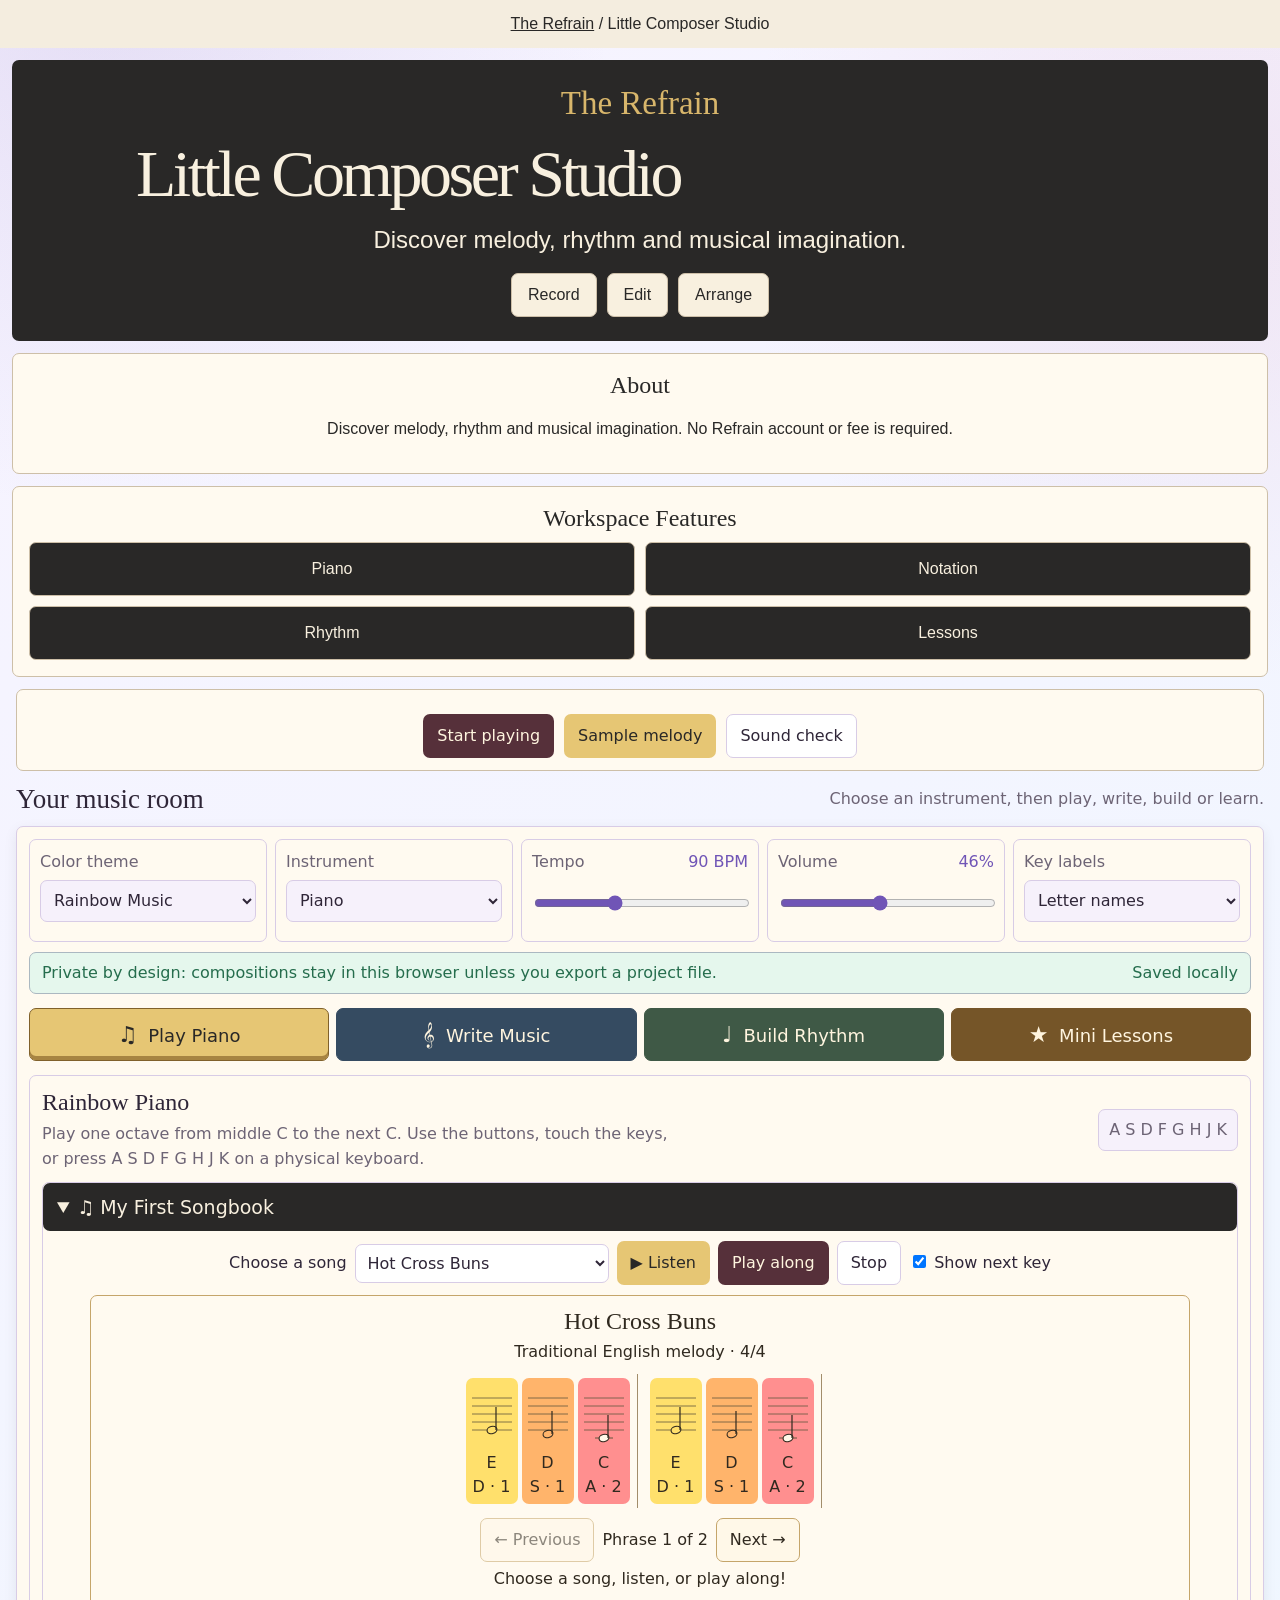
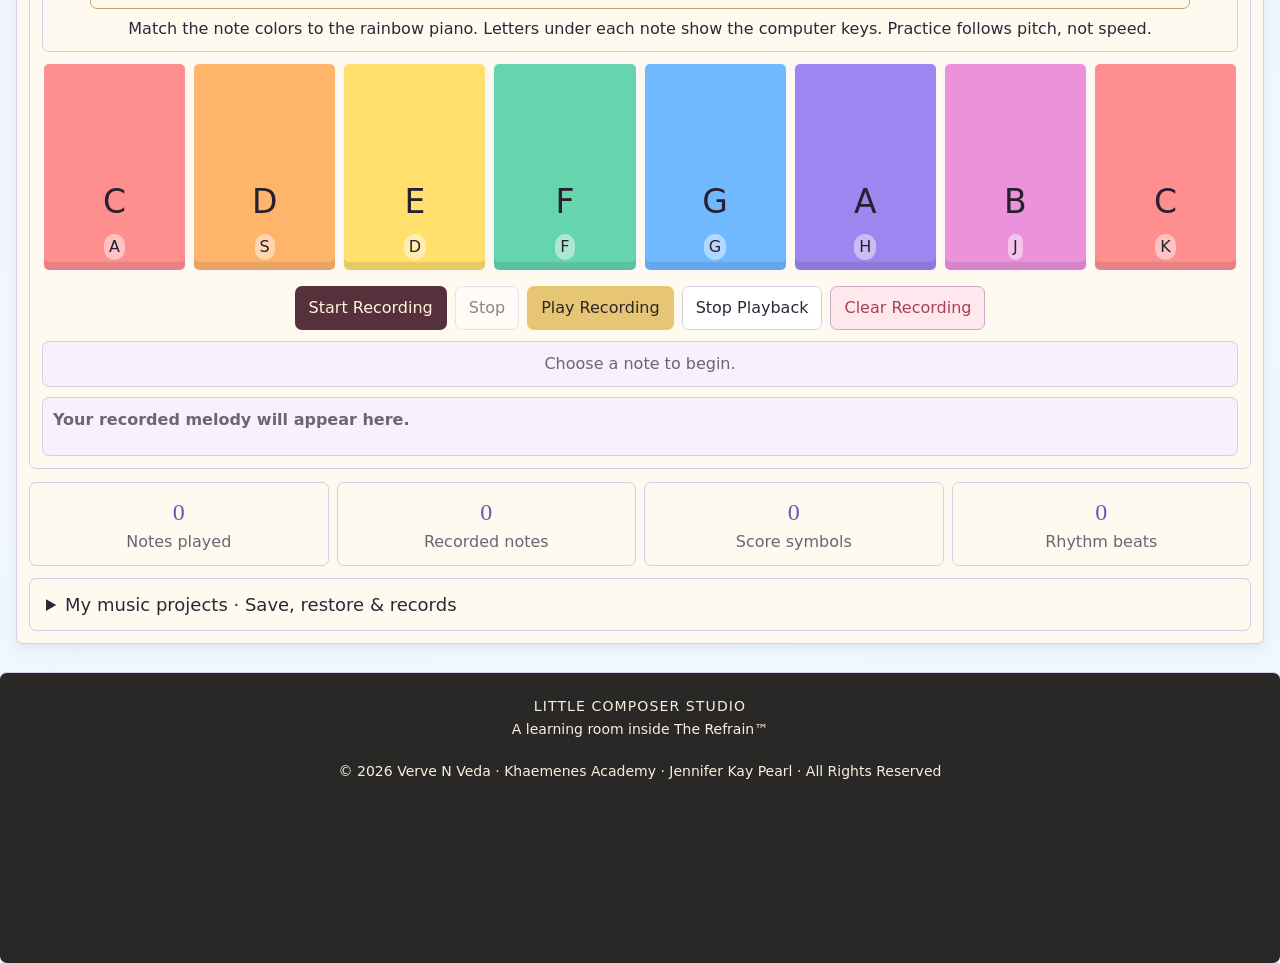
<file: apps/composer_studio_index.html>
<!doctype html>
<html lang="en">
<head>
  <meta charset="utf-8">
  <meta name="viewport" content="width=device-width,initial-scale=1">
  <meta name="description" content="Little Composer Studio — an offline-first music learning studio for piano, rhythm, recording, notation, and early composition.">
  <meta name="theme-color" content="#f7f3ff">
  <meta name="color-scheme" content="light dark">
  <title>Little Composer Studio | The Refrain™</title>
  <style>
    :root{
      --bg:#f7f3ff;
      --bg-2:#edf8ff;
      --surface:#ffffff;
      --surface-soft:#f6f1fb;
      --ink:#2f2638;
      --muted:#6d6475;
      --primary:#7055b6;
      --primary-2:#9b75d5;
      --secondary:#d36e9f;
      --accent:#f1c95d;
      --accent-soft:#fff4c9;
      --line:#d8cce6;
      --good:#237a51;
      --good-soft:#e5f7ed;
      --danger:#a83f54;
      --danger-soft:#ffe8ed;
      --shadow:0 22px 62px rgba(61,42,82,.14);
      --shadow-soft:0 10px 28px rgba(61,42,82,.09);
      --radius-xl:30px;
      --radius-lg:22px;
      --radius-md:15px;
      --max:1220px;
      --staff-ink:#44384f;
    }

    *{box-sizing:border-box}
    html{scroll-behavior:smooth}
    body{
      margin:0;
      min-height:100vh;
      color:var(--ink);
      background:
        radial-gradient(circle at 8% 0%,color-mix(in srgb,var(--primary) 13%,transparent),transparent 32rem),
        radial-gradient(circle at 95% 8%,color-mix(in srgb,var(--secondary) 12%,transparent),transparent 30rem),
        linear-gradient(145deg,var(--bg),var(--bg-2));
      font-family:"Avenir Next","Trebuchet MS",system-ui,-apple-system,"Segoe UI",sans-serif;
      line-height:1.5;
      transition:background .25s ease,color .25s ease;
    }

    body::before{
      content:"";
      position:fixed;
      inset:0;
      pointer-events:none;
      opacity:.22;
      background-image:radial-gradient(color-mix(in srgb,var(--primary) 20%,transparent) 1px,transparent 1px);
      background-size:28px 28px;
      mask-image:linear-gradient(to bottom,#000,transparent 72%);
    }

    button,select,input{font:inherit}
    button{touch-action:manipulation}
    a{color:inherit}
    [hidden]{display:none!important}
    :focus-visible{outline:3px solid var(--accent);outline-offset:3px}

    .skip-link{
      position:fixed;
      left:12px;
      top:-80px;
      z-index:2000;
      padding:10px 14px;
      border-radius:10px;
      background:var(--ink);
      color:var(--surface);
      text-decoration:none;
    }
    .skip-link:focus{top:12px}

    .topbar{
      position:sticky;
      top:0;
      z-index:100;
      border-bottom:1px solid color-mix(in srgb,var(--line) 85%,transparent);
      background:color-mix(in srgb,var(--surface) 88%,transparent);
      backdrop-filter:blur(18px);
    }
    .topbar-inner{
      width:min(var(--max),calc(100% - 32px));
      min-height:68px;
      margin:auto;
      display:flex;
      align-items:center;
      gap:16px;
    }
    .brand{
      display:flex;
      align-items:center;
      gap:11px;
      text-decoration:none;
      min-width:0;
    }
    .brand-mark{
      width:43px;
      height:43px;
      flex:0 0 auto;
      display:grid;
      place-items:center;
      border:1px solid var(--line);
      border-radius:14px;
      background:linear-gradient(145deg,var(--surface),var(--accent-soft));
      box-shadow:var(--shadow-soft);
      color:var(--primary);
      font-size:1.25rem;
    }
    .brand-copy strong{display:block;font-size:.83rem;letter-spacing:.13em;text-transform:uppercase}
    .brand-copy span{display:block;margin-top:2px;color:var(--muted);font-size:.7rem}
    .topnav{margin-left:auto;display:flex;align-items:center;gap:7px}
    .nav-link,.nav-button{
      min-height:40px;
      border:1px solid var(--line);
      border-radius:12px;
      padding:8px 12px;
      background:var(--surface);
      color:var(--ink);
      text-decoration:none;
      font-size:.74rem;
      font-weight:800;
      cursor:pointer;
    }
    .nav-link:hover,.nav-button:hover{background:var(--surface-soft)}

    .page-shell{width:min(var(--max),calc(100% - 32px));margin:auto}

    .hero{
      position:relative;
      min-height:560px;
      display:grid;
      grid-template-columns:minmax(0,1.07fr) minmax(330px,.93fr);
      gap:54px;
      align-items:center;
      padding:72px 0 54px;
    }
    .eyebrow{
      color:var(--primary);
      font-size:.72rem;
      font-weight:900;
      letter-spacing:.18em;
      text-transform:uppercase;
    }
    h1,h2,h3,p{overflow-wrap:anywhere}
    h1{
      max-width:760px;
      margin:13px 0 18px;
      font-family:Georgia,"Times New Roman",serif;
      font-size:clamp(3.2rem,7.8vw,6.9rem);
      line-height:.88;
      letter-spacing:-.052em;
      color:var(--ink);
    }
    h1 span{display:block;color:var(--primary)}
    .hero-copy{max-width:720px;margin:0;color:var(--muted);font-size:clamp(1rem,1.8vw,1.15rem);line-height:1.78}
    .hero-actions{display:flex;gap:10px;flex-wrap:wrap;margin-top:27px}
    .button{
      min-height:46px;
      border:1px solid var(--line);
      border-radius:13px;
      padding:11px 16px;
      display:inline-flex;
      align-items:center;
      justify-content:center;
      gap:8px;
      background:var(--surface);
      color:var(--ink);
      text-decoration:none;
      font-size:.78rem;
      font-weight:900;
      cursor:pointer;
      box-shadow:var(--shadow-soft);
      transition:transform .16s ease,background .16s ease;
    }
    .button:hover{transform:translateY(-2px);background:var(--surface-soft)}
    .button.primary{border-color:transparent;background:linear-gradient(135deg,var(--secondary),var(--primary));color:#fff}
    .button.sunny{border-color:transparent;background:linear-gradient(135deg,var(--accent),#f4a96f);color:#2f2638}
    .button.danger{background:var(--danger-soft);color:var(--danger);border-color:color-mix(in srgb,var(--danger) 25%,var(--line))}
    .button:disabled{cursor:not-allowed;opacity:.55;transform:none}

    .feature-row{display:flex;gap:8px;flex-wrap:wrap;margin-top:21px}
    .feature-pill{
      border:1px solid var(--line);
      border-radius:999px;
      padding:7px 10px;
      background:color-mix(in srgb,var(--surface) 84%,transparent);
      color:var(--muted);
      font-size:.69rem;
      font-weight:800;
    }

    .hero-card{
      position:relative;
      min-height:430px;
      border:1px solid var(--line);
      border-radius:34px;
      overflow:hidden;
      background:
        radial-gradient(circle at 70% 0%,color-mix(in srgb,var(--accent) 28%,transparent),transparent 18rem),
        linear-gradient(145deg,var(--surface),var(--surface-soft));
      box-shadow:var(--shadow);
    }
    .hero-card::after{
      content:"";
      position:absolute;
      inset:0;
      pointer-events:none;
      background:linear-gradient(135deg,rgba(255,255,255,.55),transparent 42%);
    }
    .mini-staff{
      position:absolute;
      inset:68px 30px auto;
      height:190px;
      border-radius:24px;
      background:var(--surface);
      border:1px solid var(--line);
      box-shadow:var(--shadow-soft);
      overflow:hidden;
    }
    .mini-staff .staff-line{position:absolute;left:25px;right:25px;height:2px;background:color-mix(in srgb,var(--staff-ink) 72%,transparent)}
    .mini-staff .staff-line:nth-child(1){top:51px}.mini-staff .staff-line:nth-child(2){top:72px}.mini-staff .staff-line:nth-child(3){top:93px}.mini-staff .staff-line:nth-child(4){top:114px}.mini-staff .staff-line:nth-child(5){top:135px}
    .mini-note{position:absolute;width:23px;height:16px;border-radius:50%;background:var(--primary);transform:rotate(-16deg)}
    .mini-note::after{content:"";position:absolute;width:3px;height:55px;right:0;bottom:8px;background:var(--primary)}
    .mini-note.a{left:24%;top:108px}.mini-note.b{left:47%;top:76px;background:var(--secondary)}.mini-note.b::after{background:var(--secondary)}.mini-note.c{left:70%;top:96px;background:#3b9ba0}.mini-note.c::after{background:#3b9ba0}
    .hero-keyboard{
      position:absolute;
      left:28px;
      right:28px;
      bottom:35px;
      height:115px;
      display:grid;
      grid-template-columns:repeat(8,1fr);
      gap:6px;
      z-index:2;
    }
    .hero-key{border-radius:14px;background:var(--key-color);box-shadow:inset 0 -10px 0 rgba(0,0,0,.08),0 8px 15px rgba(55,39,72,.12)}
    .hero-card-label{
      position:absolute;
      z-index:3;
      left:43px;
      top:33px;
      color:var(--primary);
      font-weight:950;
      letter-spacing:.13em;
      text-transform:uppercase;
      font-size:.7rem;
    }

    .studio-section{padding:12px 0 76px;scroll-margin-top:88px}
    .studio-heading{display:flex;justify-content:space-between;align-items:end;gap:24px;margin-bottom:18px}
    .studio-heading h2{margin:5px 0 0;font-family:Georgia,"Times New Roman",serif;font-size:clamp(2.1rem,5vw,3.7rem);line-height:.96}
    .studio-heading p{max-width:560px;margin:0;color:var(--muted);font-size:.82rem;line-height:1.65}

    .app-shell{
      border:1px solid var(--line);
      border-radius:var(--radius-xl);
      padding:18px;
      background:color-mix(in srgb,var(--surface) 94%,transparent);
      box-shadow:var(--shadow);
    }

    .utility-bar{
      display:grid;
      grid-template-columns:repeat(5,minmax(0,1fr));
      gap:9px;
    }
    .control{
      min-width:0;
      border:1px solid var(--line);
      border-radius:17px;
      padding:11px;
      background:var(--surface);
    }
    .control label{
      display:flex;
      justify-content:space-between;
      gap:8px;
      margin-bottom:6px;
      color:var(--muted);
      font-size:.67rem;
      font-weight:950;
      letter-spacing:.08em;
      text-transform:uppercase;
    }
    .control output{color:var(--primary);font-weight:950}
    .control select,.control input{
      width:100%;
      min-height:38px;
      border:1px solid var(--line);
      border-radius:11px;
      padding:8px 9px;
      background:var(--surface-soft);
      color:var(--ink);
    }
    .control input[type="range"]{padding:0;accent-color:var(--primary)}

    .privacy-strip{
      margin-top:10px;
      padding:11px 13px;
      border:1px solid color-mix(in srgb,var(--good) 25%,var(--line));
      border-radius:15px;
      display:flex;
      align-items:center;
      justify-content:space-between;
      gap:14px;
      background:var(--good-soft);
      color:color-mix(in srgb,var(--good) 85%,var(--ink));
      font-size:.74rem;
      font-weight:800;
    }
    .save-state{white-space:nowrap}

    .tabs{
      display:flex;
      gap:7px;
      margin:14px 0;
      padding:5px;
      overflow:auto;
      border:1px solid var(--line);
      border-radius:16px;
      background:var(--surface-soft);
      scrollbar-width:none;
    }
    .tabs::-webkit-scrollbar{display:none}
    .tab{
      flex:1 0 auto;
      min-height:43px;
      border:1px solid transparent;
      border-radius:12px;
      padding:9px 13px;
      background:transparent;
      color:var(--muted);
      font-size:.75rem;
      font-weight:950;
      cursor:pointer;
    }
    .tab[aria-selected="true"]{border-color:var(--line);background:var(--surface);color:var(--primary);box-shadow:var(--shadow-soft)}

    .screen{display:none}
    .screen.active{display:block}
    .panel{border:1px solid var(--line);border-radius:var(--radius-lg);padding:18px;background:var(--surface)}
    .panel-head{display:flex;align-items:start;justify-content:space-between;gap:18px;margin-bottom:13px}
    .panel-head h3{margin:0;font-family:Georgia,"Times New Roman",serif;font-size:1.8rem}
    .panel-head p{max-width:630px;margin:4px 0 0;color:var(--muted);font-size:.78rem;line-height:1.6}
    .keyboard-hint{border:1px solid var(--line);border-radius:12px;padding:8px 10px;background:var(--surface-soft);color:var(--muted);font-size:.68rem;font-weight:800}

    .piano{display:grid;grid-template-columns:repeat(8,minmax(0,1fr));gap:7px;margin-top:15px}
    .key{
      min-height:225px;
      border:3px solid color-mix(in srgb,#fff 85%,var(--line));
      border-radius:18px;
      display:flex;
      flex-direction:column;
      justify-content:flex-end;
      align-items:center;
      gap:3px;
      padding:13px 5px;
      color:#28202e;
      font-size:1.22rem;
      font-weight:950;
      cursor:pointer;
      box-shadow:inset 0 -15px 0 rgba(0,0,0,.07),0 8px 18px rgba(55,39,72,.12);
      user-select:none;
      transition:transform .08s ease,box-shadow .08s ease;
    }
    .key .small{font-size:.72rem;opacity:.78}
    .key .shortcut{margin-top:5px;padding:2px 6px;border-radius:999px;background:rgba(255,255,255,.46);font-size:.58rem;opacity:.76}
    .key.active{transform:translateY(5px);box-shadow:inset 0 -8px 0 rgba(0,0,0,.06),0 0 0 5px var(--accent)}

    .actions{display:flex;flex-wrap:wrap;gap:8px;margin-top:14px}
    .recording-status{display:inline-flex;align-items:center;gap:7px}
    .recording-status::before{content:"";width:9px;height:9px;border-radius:50%;background:var(--danger)}
    .recording-status.live::before{animation:pulse 1s infinite}
    @keyframes pulse{50%{opacity:.25}}

    .message{
      min-height:42px;
      margin-top:11px;
      padding:10px 12px;
      border:1px solid var(--line);
      border-radius:14px;
      background:var(--surface-soft);
      color:var(--muted);
      text-align:center;
      font-size:.76rem;
      font-weight:900;
    }
    .message.good{border-color:color-mix(in srgb,var(--good) 35%,var(--line));background:var(--good-soft);color:var(--good)}
    .message.bad{border-color:color-mix(in srgb,var(--danger) 35%,var(--line));background:var(--danger-soft);color:var(--danger)}

    .sequence{
      display:flex;
      flex-wrap:wrap;
      gap:7px;
      min-height:59px;
      margin-top:10px;
      padding:10px;
      border:1px solid var(--line);
      border-radius:15px;
      background:var(--surface-soft);
    }
    .token{padding:7px 10px;border:1px solid var(--line);border-radius:11px;background:var(--surface);font-size:.75rem;font-weight:950;box-shadow:0 4px 10px rgba(61,42,82,.06)}
    .empty-token{color:var(--muted);font-weight:750}

    .composer-grid{display:grid;grid-template-columns:280px minmax(0,1fr);gap:14px}
    .palette{border:1px solid var(--line);border-radius:19px;padding:14px;background:var(--surface-soft)}
    .palette h3{margin:0 0 5px;font-family:Georgia,"Times New Roman",serif;font-size:1.35rem}
    .palette p{margin:0 0 11px;color:var(--muted);font-size:.7rem;line-height:1.5}
    .palette-grid{display:grid;grid-template-columns:repeat(2,minmax(0,1fr));gap:8px}
    .symbol{
      min-height:74px;
      border:1px solid var(--line);
      border-radius:13px;
      padding:9px;
      background:var(--surface);
      color:var(--ink);
      font-weight:950;
      cursor:pointer;
    }
    .symbol span{display:block;margin-top:3px;color:var(--muted);font-size:.64rem}
    .symbol[aria-pressed="true"]{border-color:var(--primary);background:var(--accent-soft);color:var(--primary)}

    .staff-wrap{
      position:relative;
      min-height:375px;
      overflow:hidden;
      border:1px solid var(--line);
      border-radius:19px;
      background:#fff;
      touch-action:none;
    }
    .staff-wrap svg{width:100%;height:375px;display:block}
    .staff-instruction{margin-top:9px;color:var(--muted);font-size:.7rem;text-align:center}

    .rhythm-layout{display:grid;grid-template-columns:minmax(0,1fr) 280px;gap:14px}
    .rhythm-meter{height:12px;margin-top:12px;border-radius:999px;overflow:hidden;background:var(--surface-soft);border:1px solid var(--line)}
    .rhythm-meter span{display:block;height:100%;width:0;background:linear-gradient(90deg,var(--secondary),var(--primary));transition:width .2s ease}
    .rhythm-total{margin-top:7px;color:var(--muted);font-size:.73rem;font-weight:900}

    .lesson-grid{display:grid;grid-template-columns:repeat(2,minmax(0,1fr));gap:11px}
    .lesson{
      border:1px solid var(--line);
      border-radius:18px;
      padding:15px;
      background:var(--surface-soft);
    }
    .lesson-top{display:flex;justify-content:space-between;gap:10px;align-items:start}
    .lesson-number{display:grid;place-items:center;width:34px;height:34px;border-radius:11px;background:var(--accent-soft);color:var(--primary);font-weight:950}
    .lesson h3{margin:0;font-size:1.02rem}
    .lesson p{margin:8px 0 0;color:var(--muted);font-size:.75rem;line-height:1.58}
    .lesson button{margin-top:12px}
    .lesson.complete{border-color:color-mix(in srgb,var(--good) 40%,var(--line));background:var(--good-soft)}

    .stats{display:grid;grid-template-columns:repeat(4,minmax(0,1fr));gap:9px;margin-top:13px}
    .stat{border:1px solid var(--line);border-radius:15px;padding:11px;text-align:center;background:var(--surface)}
    .stat strong{display:block;color:var(--primary);font-family:Georgia,"Times New Roman",serif;font-size:1.42rem}
    .stat span{color:var(--muted);font-size:.67rem;font-weight:800}

    .project-tools{
      margin-top:13px;
      border:1px solid var(--line);
      border-radius:18px;
      padding:13px;
      display:flex;
      align-items:center;
      justify-content:space-between;
      gap:15px;
      background:var(--surface-soft);
    }
    .project-tools strong{display:block;font-size:.78rem}
    .project-tools p{margin:3px 0 0;color:var(--muted);font-size:.68rem}
    .project-actions{display:flex;gap:7px;flex-wrap:wrap;justify-content:flex-end}

    footer{border-top:1px solid var(--line);background:color-mix(in srgb,var(--surface) 84%,transparent)}
    .footer-inner{width:min(var(--max),calc(100% - 32px));margin:auto;padding:28px 0;display:flex;justify-content:space-between;align-items:center;gap:20px;flex-wrap:wrap;color:var(--muted);font-size:.69rem;line-height:1.6}
    .footer-inner strong{color:var(--primary);letter-spacing:.08em;text-transform:uppercase}

    .sr-only{position:absolute!important;width:1px!important;height:1px!important;padding:0!important;margin:-1px!important;overflow:hidden!important;clip:rect(0,0,0,0)!important;white-space:nowrap!important;border:0!important}

    @media(max-width:1040px){
      .hero{grid-template-columns:1fr;text-align:center;padding-top:55px}
      .hero-copy{margin:auto}.hero-actions,.feature-row{justify-content:center}
      .hero-card{width:min(640px,100%);min-height:410px;margin:auto}
      .utility-bar{grid-template-columns:repeat(3,minmax(0,1fr))}
      .composer-grid,.rhythm-layout{grid-template-columns:1fr}
    }
    @media(max-width:760px){
      .brand-copy span{display:none}
      .topnav .nav-link{display:none}
      .hero{gap:35px;min-height:auto;padding-bottom:38px}
      .hero-card{min-height:360px}
      .mini-staff{inset:58px 18px auto;height:165px}
      .hero-keyboard{left:18px;right:18px;bottom:27px;height:96px}
      .studio-heading{display:block}.studio-heading p{margin-top:9px}
      .utility-bar{grid-template-columns:repeat(2,minmax(0,1fr))}
      .piano{grid-template-columns:repeat(4,minmax(0,1fr))}
      .key{min-height:145px}
      .lesson-grid{grid-template-columns:1fr}
      .project-tools{align-items:flex-start;flex-direction:column}
      .project-actions{justify-content:flex-start}
    }
    @media(max-width:520px){
      .topbar-inner,.page-shell,.footer-inner{width:min(100% - 20px,var(--max))}
      h1{font-size:3.25rem}
      .hero-card{min-height:325px;border-radius:25px}
      .mini-staff{top:50px;height:145px}
      .hero-keyboard{height:82px;gap:4px}.hero-key{border-radius:9px}
      .utility-bar{grid-template-columns:1fr}
      .privacy-strip{align-items:flex-start;flex-direction:column}
      .tabs{border-radius:14px}.tab{min-width:150px}
      .app-shell{padding:11px;border-radius:22px}
      .panel{padding:13px}.panel-head{display:block}.keyboard-hint{display:inline-block;margin-top:8px}
      .piano{grid-template-columns:repeat(2,minmax(0,1fr))}.key{min-height:125px}
      .palette-grid{grid-template-columns:repeat(2,minmax(0,1fr))}
      .stats{grid-template-columns:repeat(2,minmax(0,1fr))}
      .footer-inner{align-items:flex-start;flex-direction:column}
    }
    @media(prefers-reduced-motion:reduce){
      *,*::before,*::after{scroll-behavior:auto!important;animation:none!important;transition:none!important}
    }
  </style>

<style>
/* Little Composer: full-width, touch-friendly studio. Theme variables remain live. */
:root{--radius-xl:7px;--radius-lg:7px;--radius-md:7px}
body{font:16px/1.5 "Comic Sans MS","Trebuchet MS",Nunito,system-ui,sans-serif}body::before{display:none}
main{width:100%;min-width:0}.page-shell,.footer-inner{width:calc(100% - 32px);max-width:none;margin-inline:auto;min-width:0}.lc-breadcrumb{padding:9px 0;color:var(--muted);font-size:16px}.lc-fallback{display:flex;justify-content:space-between;padding:9px 16px;background:#c9ad76;color:#292827;font:16px/1.5 system-ui,sans-serif}.lc-fallback[hidden]{display:none!important}
.hero{display:block;min-height:0;text-align:center;padding:20px 16px 22px;background:#292827;color:#f8f0df;border-radius:7px;margin-bottom:16px}.hero h1{font:400 clamp(30px,4.5vw,55px)/1.12 Georgia,serif;letter-spacing:0;max-width:none;color:#f8f0df;margin:6px auto 8px;overflow-wrap:normal}.hero .eyebrow{font-size:16px;letter-spacing:.11em;color:#e4c780;font-weight:400}.lc-notes{font-size:28px;color:#e4c780;letter-spacing:12px}.hero-copy{font-size:17px;max-width:800px;color:#f8f0df;margin:auto;line-height:1.5}.hero-actions{justify-content:center;margin:12px 0 0;gap:8px}.hero .button{background:#3e403e;color:#fff4df;border-color:#b69b63}.hero .button.primary{background:#d8b66b;color:#282422}.hero .button.sunny{background:#f0ce75;color:#282422}
.studio-section{padding:0 0 28px;scroll-margin-top:100px}.studio-heading{align-items:center;margin:0 0 10px;gap:12px}.studio-heading h2{font:400 27px/1.2 Georgia,serif;margin:0}.studio-heading p{font-size:16px}.app-shell{padding:12px;border-radius:7px;box-shadow:0 4px 14px #00000012}.utility-bar{grid-template-columns:repeat(5,minmax(0,1fr));gap:8px}.control{padding:10px;border-radius:7px}.control label{font-size:16px;text-transform:none;letter-spacing:0;font-weight:400;flex-wrap:wrap}.control output{font-weight:400}.control select,.control input{font-size:16px;border-radius:7px;min-height:42px}.privacy-strip{font-size:16px;font-weight:400;border-radius:7px;padding:8px 12px}.privacy-strip strong{font-weight:400}.tabs{display:grid;grid-template-columns:repeat(4,minmax(0,1fr));gap:7px;padding:0;background:transparent;border:0;overflow:visible}.tab{min-width:0;min-height:50px;font-size:18px;font-weight:400;border-radius:7px;background:#56303a;color:#fff5df;border:1px solid #51303a;white-space:normal}.tab:nth-child(2){background:#354b61;border-color:#354b61}.tab:nth-child(3){background:#3f5946;border-color:#3f5946}.tab:nth-child(4){background:#755528;border-color:#755528}.tab[aria-selected=true]{color:#292827;background:#e6c674;border-color:#80612b;box-shadow:inset 0 -4px 0 #a78442}.tab span{font-size:22px;margin-right:5px}.panel,.palette,.staff-wrap{border-radius:7px;padding:12px;min-width:0}.staff-wrap{padding:0}.panel-head{margin-bottom:8px;align-items:center}.panel-head h3,.palette h3{font:400 24px/1.2 Georgia,serif}.panel-head p,.palette p,.staff-instruction,.keyboard-hint{font-size:16px;font-weight:400}.keyboard-hint{border-radius:7px}.piano{grid-template-columns:repeat(8,minmax(0,1fr));gap:5px;margin-top:10px}.key{min-width:0;min-height:clamp(100px,17vw,210px);border-radius:7px;font-size:clamp(17px,3vw,33px);font-weight:400;border-width:2px;box-shadow:inset 0 -8px 0 #00000018;padding:10px 2px}.key .small{font-size:16px}.key .shortcut{font-size:16px;opacity:1;padding:1px 5px}.button{font-size:16px;font-weight:400;min-height:44px;border-radius:7px;padding:8px 13px;box-shadow:none}.button.primary{background:#56303a;color:#fff5df}.button.sunny{background:#e6c674;color:#292827}.actions{justify-content:center}.message,.sequence,.token,.rhythm-total{font-size:16px;font-weight:400;border-radius:7px}.symbol{font-size:23px;font-weight:400;border-radius:7px;min-height:65px}.symbol span{font-size:16px}.lesson-grid{grid-template-columns:repeat(auto-fit,minmax(min(100%,270px),1fr))}.lesson{border-radius:7px}.lesson h3{font-size:20px;font-weight:400}.lesson p{font-size:16px}.lesson-number{border-radius:7px}.stats{gap:8px}.stat{border-radius:7px}.stat strong{font-size:24px;font-weight:400}.stat span{font-size:16px;font-weight:400}.lc-records{border:1px solid var(--line);border-radius:7px;margin-top:12px;background:var(--surface-soft)}.lc-records summary{padding:12px 16px;cursor:pointer;font-size:18px}.project-tools{margin:0;border:0;border-radius:7px}.project-tools strong,.project-tools p{font-size:16px;font-weight:400}.footer-inner{justify-content:center;flex-direction:column;align-items:center;text-align:center;font-size:16px;color:#f8f0df;padding:22px 0 55px}.footer-inner strong{color:#e4c780;font-weight:400}footer{background:#292827}.composer-grid{grid-template-columns:minmax(200px,260px) minmax(0,1fr)}.rhythm-layout{grid-template-columns:minmax(0,1fr) minmax(200px,280px)}
@media(max-width:950px){.utility-bar{grid-template-columns:repeat(3,minmax(0,1fr))}.composer-grid,.rhythm-layout{grid-template-columns:1fr}}@media(max-width:620px){.page-shell,.footer-inner{width:calc(100% - 16px)}.hero{padding:15px 8px}.hero h1{font-size:33px}.utility-bar,.tabs{grid-template-columns:repeat(2,minmax(0,1fr))}.tab{font-size:16px}.app-shell,.panel{padding:8px}.piano{grid-template-columns:repeat(8,minmax(0,1fr));gap:2px}.key{min-height:105px;font-size:18px;border-width:1px}.key .shortcut,.key .small{font-size:16px}.key .shortcut{padding:0 2px}.stats{grid-template-columns:repeat(2,minmax(0,1fr))}.studio-heading{display:block}.panel-head{display:block}.privacy-strip{align-items:flex-start}.project-tools{align-items:flex-start}.footer-inner{align-items:center}}
</style><style>
.lc-songbook{margin:10px 0;border:1px solid var(--line);border-radius:7px;background:var(--surface-soft)}.lc-songbook summary{cursor:pointer;padding:10px 14px;background:#354b61;color:#fff5df;border-radius:7px;font-size:19px}.lc-songbody{padding:10px}.lc-songtoolbar,.lc-songnav{display:flex;align-items:center;justify-content:center;gap:8px;flex-wrap:wrap}.lc-songtoolbar select{font:inherit;color:var(--ink);background:var(--surface);border:1px solid var(--line);border-radius:7px;padding:8px;max-width:100%}.lc-sheet{margin:10px auto 0;max-width:1100px;padding:12px;background:#fff8e8;color:#30291f;border:1px solid #c5a56a;border-radius:7px;text-align:center}.lc-sheet h3{font:400 24px Georgia,serif;margin:0}.lc-sheet p{margin:5px 0;font-size:16px}.lc-songnotes{display:flex;flex-wrap:wrap;justify-content:center;gap:5px;margin:10px 0}.lc-songmeasure{display:flex;justify-content:center;flex-wrap:wrap;border-right:1px solid #a28d6b;gap:4px;padding:4px 7px}.lc-songnote{display:flex;flex-direction:column;align-items:center;border:2px solid transparent;border-radius:7px;padding:3px;min-width:42px;color:#30291f}.lc-songnote svg{width:42px;height:68px}.lc-songnote small{font-size:16px}.lc-songnote.current{border-color:#292827;box-shadow:0 0 0 2px #e1b749}.lc-songnote.done{opacity:.55}.lc-songtip{text-align:center;font-size:16px;margin:8px 0 0}.piano .key.lc-next{outline:3px solid #252525;outline-offset:1px;box-shadow:0 0 0 5px #e1b749,inset 0 -8px 0 #00000018}.lc-songnav .button{background:#fff8e8;color:#30291f;border-color:#c5a56a}@media(max-width:620px){.lc-songbody{padding:6px}.lc-songnote{min-width:33px}.lc-songnote svg{width:32px}.lc-songmeasure{padding:3px}}
</style><link rel="stylesheet" href="../assets/refrain-core.css"></head>
<body data-refrain-core="1" data-refrain-root="../" data-refrain-title="Little Composer Studio"><nav class="rf-core-crumb" aria-label="Breadcrumb"><a href="../">The Refrain</a> / Little Composer Studio</nav><section class="rf-core-hero" aria-label="Workspace introduction"><div class="rf-core-eyebrow">The Refrain</div><h1 id="pageTitle">Little Composer Studio</h1><p>Discover melody, rhythm and musical imagination.</p><nav class="rf-core-actions" aria-label="Music workspaces"><a href="../apps/recording-booth.html">Record</a><a href="../apps/audio-editing-desk.html">Edit</a><a href="../apps/pro-keyboard_index.html">Arrange</a></nav></section><section class="rf-core-about"><h2>About</h2><p>Discover melody, rhythm and musical imagination. No Refrain account or fee is required.</p></section><section class="rf-core-features"><h2>Workspace Features</h2><div class="rf-core-grid"></div></section><dialog class="rf-core-dialog"><h2></h2><p></p><a href="#">Open tool</a> <button type="button">Close</button></dialog>

<a class="skip-link" href="#studio">Skip to the studio</a>



<main data-i18n-no-online data-vnv-no-dictionary data-i18n-ignore>
  <section class="page-shell rf-core-local-tools" aria-label="Composer shortcuts"><div class="hero-actions"><a class="button primary" href="#studio">Start playing</a><button class="button sunny" id="sampleMelodyBtn" type="button">Sample melody</button><button class="button" id="soundCheckBtn" type="button">Sound check</button></div></section>

  <section class="page-shell studio-section" id="studio" aria-labelledby="studioTitle">
    <div class="studio-heading"><div><h2 id="studioTitle">Your music room</h2></div><p>Choose an instrument, then play, write, build or learn.</p></div>

    <div class="app-shell">
      <div class="utility-bar" aria-label="Studio settings">
        <div class="control">
          <label for="theme">Color theme</label>
          <select id="theme"></select>
        </div>
        <div class="control">
          <label for="instrument">Instrument</label>
          <select id="instrument">
            <option value="piano">Piano</option>
            <option value="xylophone">Xylophone</option>
            <option value="bells">Bells</option>
          </select>
        </div>
        <div class="control">
          <label for="tempo">Tempo <output id="tempoValue" for="tempo">90 BPM</output></label>
          <input id="tempo" type="range" min="50" max="160" value="90">
        </div>
        <div class="control">
          <label for="volume">Volume <output id="volumeValue" for="volume">32%</output></label>
          <input id="volume" type="range" min="0" max="0.7" step="0.01" value="0.32">
        </div>
        <div class="control">
          <label for="labels">Key labels</label>
          <select id="labels">
            <option value="letters">Letter names</option>
            <option value="solfege">Do Re Mi</option>
            <option value="both">Both</option>
          </select>
        </div>
      </div>

      <div class="privacy-strip">
        <span><strong>Private by design:</strong> compositions stay in this browser unless you export a project file.</span>
        <span class="save-state" id="saveState" role="status" aria-live="polite">Ready</span>
      </div>

      <div class="tabs" role="tablist" aria-label="Little Composer Studio tools">
        <button class="tab" id="playTab" type="button" role="tab" aria-selected="true" aria-controls="playScreen" data-screen="play"><span aria-hidden="true">♫</span> Play Piano</button>
        <button class="tab" id="writeTab" type="button" role="tab" aria-selected="false" aria-controls="writeScreen" data-screen="write"><span aria-hidden="true">𝄞</span> Write Music</button>
        <button class="tab" id="rhythmTab" type="button" role="tab" aria-selected="false" aria-controls="rhythmScreen" data-screen="rhythm"><span aria-hidden="true">♩</span> Build Rhythm</button>
        <button class="tab" id="learnTab" type="button" role="tab" aria-selected="false" aria-controls="learnScreen" data-screen="learn"><span aria-hidden="true">★</span> Mini Lessons</button>
      </div>

      <section class="screen active" id="playScreen" role="tabpanel" aria-labelledby="playTab">
        <div class="panel">
          <div class="panel-head">
            <div>
              <h3>Rainbow Piano</h3>
              <p>Play one octave from middle C to the next C. Use the buttons, touch the keys, or press A S D F G H J K on a physical keyboard.</p>
            </div>
            <span class="keyboard-hint">A S D F G H J K</span>
          </div>
          <details class="lc-songbook" id="lcSongbook" open><summary>♫ My First Songbook</summary><div class="lc-songbody"><div class="lc-songtoolbar"><label for="lcSongSelect">Choose a song</label><select id="lcSongSelect"></select><button class="button sunny" id="lcSongListen" type="button">▶ Listen</button><button class="button primary" id="lcSongPractice" type="button">Play along</button><button class="button" id="lcSongStop" type="button">Stop</button><label><input type="checkbox" id="lcSongHints" checked> Show next key</label></div><div class="lc-sheet"><h3 id="lcSongTitle"></h3><p id="lcSongCredit"></p><div id="lcSongNotes" class="lc-songnotes"></div><div class="lc-songnav"><button class="button" id="lcSongPrev" type="button">← Previous</button><span id="lcSongPage"></span><button class="button" id="lcSongNext" type="button">Next →</button></div><p id="lcSongStatus" role="status" aria-live="polite">Choose a song, listen, or play along!</p></div><p class="lc-songtip">Match the note colors to the rainbow piano. Letters under each note show the computer keys. Practice follows pitch, not speed.</p></div></details>
          <div class="piano" id="piano" aria-label="Eight-note rainbow piano"></div>
          <div class="actions">
            <button class="button primary" id="recordBtn" type="button">Start Recording</button>
            <button class="button" id="stopRecordBtn" type="button" disabled>Stop</button>
            <button class="button sunny" id="playRecordBtn" type="button">Play Recording</button>
            <button class="button" id="stopPlaybackBtn" type="button">Stop Playback</button>
            <button class="button danger" id="clearRecordBtn" type="button">Clear Recording</button>
          </div>
          <div class="message" id="playMessage" role="status" aria-live="polite">Choose a note to begin.</div>
          <div class="sequence" id="recordSequence" aria-label="Recorded melody"></div>
        </div>
      </section>

      <section class="screen" id="writeScreen" role="tabpanel" aria-labelledby="writeTab" hidden>
        <div class="composer-grid">
          <aside class="palette" aria-label="Music symbol palette">
            <h3>Music Symbols</h3>
            <p>Choose a symbol, then tap or click the staff. Notes snap to the nearest line or space.</p>
            <div class="palette-grid" id="palette"></div>
            <div class="actions">
              <button class="button sunny" id="playScoreBtn" type="button">Play Score</button>
              <button class="button" id="undoScoreBtn" type="button">Undo</button>
              <button class="button danger" id="clearScoreBtn" type="button">Clear Score</button>
            </div>
          </aside>
          <section>
            <div class="staff-wrap">
              <svg id="staff" viewBox="0 0 760 375" role="img" aria-label="Interactive treble-clef five-line music staff"></svg>
            </div>
            <div class="message" id="scoreMessage" role="status" aria-live="polite">Quarter note selected. Tap a line or space to place a note.</div>
            <p class="staff-instruction">The available range is C4 through A5. Notes below and above the staff receive ledger lines.</p>
          </section>
        </div>
      </section>

      <section class="screen" id="rhythmScreen" role="tabpanel" aria-labelledby="rhythmTab" hidden>
        <div class="rhythm-layout">
          <div class="panel">
            <div class="panel-head">
              <div>
                <h3>Four-Beat Rhythm Builder</h3>
                <p>Fill one measure in 4/4 time. The app prevents the rhythm from exceeding four beats.</p>
              </div>
            </div>
            <div class="palette-grid" id="rhythmPalette"></div>
            <h3>Your Measure</h3>
            <div class="sequence" id="rhythmSequence"></div>
            <div class="rhythm-meter" aria-hidden="true"><span id="rhythmMeterFill"></span></div>
            <div class="rhythm-total" id="rhythmTotal">0 of 4 beats</div>
            <div class="actions">
              <button class="button primary" id="playRhythmBtn" type="button">Play Rhythm</button>
              <button class="button" id="undoRhythmBtn" type="button">Undo</button>
              <button class="button danger" id="clearRhythmBtn" type="button">Clear</button>
            </div>
            <div class="message" id="rhythmMessage" role="status" aria-live="polite">Add notes or rests to build a measure.</div>
          </div>
          <aside class="palette">
            <h3>Beat Guide</h3>
            <p><strong>Quarter note:</strong> 1 beat</p>
            <p><strong>Half note:</strong> 2 beats</p>
            <p><strong>Whole note:</strong> 4 beats</p>
            <p><strong>Eighth note:</strong> ½ beat</p>
            <p><strong>Quarter rest:</strong> 1 silent beat</p>
          </aside>
        </div>
      </section>

      <section class="screen" id="learnScreen" role="tabpanel" aria-labelledby="learnTab" hidden>
        <div class="panel" id="learning">
          <div class="panel-head">
            <div>
              <h3>Mini Music Lessons</h3>
              <p>Five short lessons introduce pitch, the staff, rhythm, rests, and composing. Mark lessons complete as you explore.</p>
            </div>
          </div>
          <div class="lesson-grid" id="lessonGrid"></div>
        </div>
      </section>

      <div class="stats" aria-label="Studio activity">
        <div class="stat"><strong id="playedStat">0</strong><span>Notes played</span></div>
        <div class="stat"><strong id="recordStat">0</strong><span>Recorded notes</span></div>
        <div class="stat"><strong id="scoreStat">0</strong><span>Score symbols</span></div>
        <div class="stat"><strong id="rhythmStat">0</strong><span>Rhythm beats</span></div>
      </div>

      <details class="lc-records"><summary>My music projects · Save, restore &amp; records</summary><div class="project-tools">
        <div>
          <strong>Project tools</strong>
          <p>Export a private backup, restore one later, or clear all saved studio work.</p>
        </div>
        <div class="project-actions">
          <button class="button" id="exportBtn" type="button">Export Project</button>
          <button class="button" id="importBtn" type="button">Import Project</button>
          <button class="button danger" id="resetBtn" type="button">Reset Studio</button>
          <input class="sr-only" id="importFile" type="file" accept="application/json,.json">
        </div>
      </div></details>
    </div>
  </section>
</main>

<noscript>
  <p style="max-width:900px;margin:30px auto;padding:18px;border:1px solid #d8cce6;border-radius:16px;background:#fff">Little Composer Studio needs JavaScript enabled to create sound and run the interactive music tools.</p>
</noscript>

<footer>
  <div class="footer-inner">
    <div><strong>Little Composer Studio</strong><br>A learning room inside The Refrain™</div>
    <div>© 2026 Verve N Veda · Khaemenes Academy · Jennifer Kay Pearl · All Rights Reserved</div>
  </div>
</footer>

<script>
(() => {
  "use strict";

  const NOTES = [
    { name:"C4", label:"C", freq:261.63, color:"#ff8f8f", solfege:"Do", shortcut:"A" },
    { name:"D4", label:"D", freq:293.66, color:"#ffb46b", solfege:"Re", shortcut:"S" },
    { name:"E4", label:"E", freq:329.63, color:"#ffe06c", solfege:"Mi", shortcut:"D" },
    { name:"F4", label:"F", freq:349.23, color:"#66d5ad", solfege:"Fa", shortcut:"F" },
    { name:"G4", label:"G", freq:392.00, color:"#70b9ff", solfege:"Sol", shortcut:"G" },
    { name:"A4", label:"A", freq:440.00, color:"#9d86ef", solfege:"La", shortcut:"H" },
    { name:"B4", label:"B", freq:493.88, color:"#ec91dc", solfege:"Ti", shortcut:"J" },
    { name:"C5", label:"C", freq:523.25, color:"#ff8f8f", solfege:"Do", shortcut:"K" }
  ];

  const THEMES = {
    rainbow:{name:"Rainbow Music",bg:"#f7f3ff",bg2:"#edf8ff",surface:"#ffffff",surfaceSoft:"#f6f1fb",ink:"#2f2638",muted:"#6d6475",primary:"#7055b6",primary2:"#9b75d5",secondary:"#d36e9f",accent:"#f1c95d",accentSoft:"#fff4c9",line:"#d8cce6",good:"#237a51",goodSoft:"#e5f7ed",danger:"#a83f54",dangerSoft:"#ffe8ed",staffInk:"#44384f"},
    ocean:{name:"Ocean Melody",bg:"#eaf9ff",bg2:"#eaf8f3",surface:"#ffffff",surfaceSoft:"#edf9fb",ink:"#203d48",muted:"#60737b",primary:"#277f9c",primary2:"#51aeb7",secondary:"#4ba8a4",accent:"#f2c96a",accentSoft:"#fff4d1",line:"#b9dce3",good:"#237a51",goodSoft:"#e6f7ef",danger:"#a83f54",dangerSoft:"#ffe8ed",staffInk:"#344f59"},
    forest:{name:"Forest Song",bg:"#edf8eb",bg2:"#f6f3df",surface:"#ffffff",surfaceSoft:"#f1f8ed",ink:"#2d4333",muted:"#657168",primary:"#4f865d",primary2:"#79a76e",secondary:"#94b86f",accent:"#e3c95d",accentSoft:"#fff4c8",line:"#bed4b9",good:"#237a51",goodSoft:"#e5f7ed",danger:"#9e4550",dangerSoft:"#ffe9ec",staffInk:"#3b513f"},
    sunset:{name:"Sunset Symphony",bg:"#fff2dd",bg2:"#ffeaf1",surface:"#fffdfb",surfaceSoft:"#fff2ed",ink:"#4c3533",muted:"#786665",primary:"#c85e54",primary2:"#de8170",secondary:"#d47891",accent:"#efbf53",accentSoft:"#fff1c4",line:"#ebc4bc",good:"#34764f",goodSoft:"#e7f7ed",danger:"#a83f54",dangerSoft:"#ffe8ed",staffInk:"#58413f"},
    night:{name:"Starry Song",bg:"#1d2240",bg2:"#313154",surface:"#2c3050",surfaceSoft:"#373b61",ink:"#f5f2ff",muted:"#cbc8e0",primary:"#aeb8ff",primary2:"#c58ae0",secondary:"#d78db0",accent:"#f2cd62",accentSoft:"#564f35",line:"#60668d",good:"#9de0bc",goodSoft:"#294c3f",danger:"#ff9fb0",dangerSoft:"#5a303a",staffInk:"#43394d"}
  };

  const SYMBOLS = [
    ["quarter","♩","Quarter note"],
    ["half","𝅗𝅥","Half note"],
    ["whole","𝅝","Whole note"],
    ["eighth","♪","Eighth note"],
    ["rest","𝄽","Quarter rest"],
    ["bar","|","Bar line"],
    ["eraser","⌫","Eraser"]
  ];

  const RHYTHM_KINDS = [
    ["quarter","♩",1,"Quarter note"],
    ["half","𝅗𝅥",2,"Half note"],
    ["whole","𝅝",4,"Whole note"],
    ["eighth","♪",0.5,"Eighth note"],
    ["rest","𝄽",1,"Quarter rest"]
  ];

  const LESSONS = [
    {title:"High and low",body:"Notes placed higher on the staff sound higher. Notes placed lower sound lower."},
    {title:"Lines and spaces",body:"A note can sit on a line or in a space. Each step moves to the next letter name."},
    {title:"Rhythm",body:"Note shapes tell us how long a sound lasts. A steady beat helps organize those lengths."},
    {title:"Rests",body:"A rest is a planned silence. Silence gives music shape, space, and breath."},
    {title:"Compose",body:"A composer chooses sounds and silences, arranges them in order, listens, and revises."}
  ];

  const STORAGE_KEY = "little-composer-studio-v2";
  const LEGACY_KEY = "little-composer-studio-v1";
  const $ = id => document.getElementById(id);
  const svgNS = "http://www.w3.org/2000/svg";

  let audioContext = null;
  let masterGain = null;
  let activeSources = new Set();
  let playbackTimers = [];
  let recording = [];
  let score = [];
  let rhythm = [];
  let completedLessons = [];
  let recordStart = 0;
  let isRecording = false;
  let recordingStopTimer = null;
  let selectedSymbol = "quarter";
  let playedCount = 0;
  let activeScreen = "play";
  let saveTimer = null;

  function safeArray(value){ return Array.isArray(value) ? value : []; }

  function readSavedState(){
    try{
      const current = JSON.parse(localStorage.getItem(STORAGE_KEY) || "null");
      if(current && typeof current === "object") return current;
      const legacy = JSON.parse(localStorage.getItem(LEGACY_KEY) || "null");
      if(legacy && typeof legacy === "object") return legacy;
    }catch(error){ console.warn("Could not read saved Little Composer data.", error); }
    return {};
  }

  const saved = readSavedState();
  recording = safeArray(saved.recording).filter(item => item && typeof item.note === "string" && Number.isFinite(Number(item.time)));
  score = safeArray(saved.score).filter(item => item && typeof item.type === "string");
  rhythm = safeArray(saved.rhythm).filter(item => item && typeof item.id === "string" && Number.isFinite(Number(item.beats)));
  completedLessons = safeArray(saved.completedLessons).filter(Number.isInteger);
  playedCount = Number.isFinite(Number(saved.playedCount)) ? Number(saved.playedCount) : 0;
  activeScreen = ["play","write","rhythm","learn"].includes(saved.activeScreen) ? saved.activeScreen : "play";

  function stateSnapshot(){
    return {
      version:2,
      recording,
      score,
      rhythm,
      completedLessons,
      playedCount,
      selectedSymbol,
      activeScreen,
      theme:$("theme").value,
      instrument:$("instrument").value,
      tempo:Number($("tempo").value),
      volume:Number($("volume").value),
      labels:$("labels").value,
      savedAt:new Date().toISOString()
    };
  }

  function announceSave(message="Saved locally"){
    $("saveState").textContent = message;
    window.clearTimeout(saveTimer);
    saveTimer = window.setTimeout(() => { $("saveState").textContent = "Ready"; }, 1600);
  }

  function saveState(message="Saved locally"){
    try{
      localStorage.setItem(STORAGE_KEY, JSON.stringify(stateSnapshot()));
      announceSave(message);
    }catch(error){
      $("saveState").textContent = "Saving unavailable";
      console.warn("Could not save Little Composer data.", error);
    }
  }

  function ensureAudio(){
    const AudioContextClass = window.AudioContext || window.webkitAudioContext;
    if(!AudioContextClass){
      setMessage("playMessage","This browser does not support Web Audio.","bad");
      throw new Error("Web Audio unavailable");
    }
    if(!audioContext){
      audioContext = new AudioContextClass();
      masterGain = audioContext.createGain();
      masterGain.connect(audioContext.destination);
    }
    if(audioContext.state === "suspended") audioContext.resume();
    masterGain.gain.value = Number($("volume").value);
    return audioContext;
  }

  function noteNameToFrequency(noteName){
    const match = /^([A-G])([#b]?)(-?\d+)$/.exec(String(noteName));
    if(!match) return 261.63;
    const semitones = {C:0,D:2,E:4,F:5,G:7,A:9,B:11};
    let midi = (Number(match[3]) + 1) * 12 + semitones[match[1]];
    if(match[2] === "#") midi += 1;
    if(match[2] === "b") midi -= 1;
    return 440 * Math.pow(2,(midi - 69) / 12);
  }

  function registerSource(source){
    activeSources.add(source);
    source.addEventListener?.("ended",() => activeSources.delete(source),{once:true});
  }

  function stopAllPlayback(){
    document.dispatchEvent(new Event("lc-song-audio-stop"));
    playbackTimers.forEach(window.clearTimeout);
    playbackTimers = [];
    activeSources.forEach(source => { try{ source.stop(); }catch{} });
    activeSources.clear();
    setMessage("playMessage","Playback stopped.");
  }

  function playTone(noteName,duration=.55,when=null){
    const ctx = ensureAudio();
    const start = when ?? ctx.currentTime;
    const frequency = noteNameToFrequency(noteName);
    const instrument = $("instrument").value;
    const envelope = ctx.createGain();
    const voices = [];

    envelope.gain.setValueAtTime(.0001,start);

    if(instrument === "piano"){
      const main = ctx.createOscillator();
      const overtone = ctx.createOscillator();
      main.type = "triangle";
      overtone.type = "sine";
      main.frequency.setValueAtTime(frequency,start);
      overtone.frequency.setValueAtTime(frequency * 2,start);
      const overtoneGain = ctx.createGain();
      overtoneGain.gain.value = .16;
      main.connect(envelope);
      overtone.connect(overtoneGain).connect(envelope);
      voices.push(main,overtone);
      envelope.gain.exponentialRampToValueAtTime(.30,start + .012);
      envelope.gain.exponentialRampToValueAtTime(.0001,start + Math.max(.18,duration));
    }else if(instrument === "xylophone"){
      const main = ctx.createOscillator();
      const overtone = ctx.createOscillator();
      main.type = "sine";
      overtone.type = "sine";
      main.frequency.setValueAtTime(frequency,start);
      overtone.frequency.setValueAtTime(frequency * 3,start);
      const overtoneGain = ctx.createGain();
      overtoneGain.gain.value = .12;
      main.connect(envelope);
      overtone.connect(overtoneGain).connect(envelope);
      voices.push(main,overtone);
      envelope.gain.exponentialRampToValueAtTime(.28,start + .006);
      envelope.gain.exponentialRampToValueAtTime(.0001,start + Math.max(.12,duration * .55));
    }else{
      const main = ctx.createOscillator();
      const shimmer = ctx.createOscillator();
      main.type = "sine";
      shimmer.type = "sine";
      main.frequency.setValueAtTime(frequency,start);
      shimmer.frequency.setValueAtTime(frequency * 2.01,start);
      const shimmerGain = ctx.createGain();
      shimmerGain.gain.value = .18;
      main.connect(envelope);
      shimmer.connect(shimmerGain).connect(envelope);
      voices.push(main,shimmer);
      envelope.gain.exponentialRampToValueAtTime(.22,start + .015);
      envelope.gain.exponentialRampToValueAtTime(.0001,start + Math.max(.35,duration * 1.35));
    }

    envelope.connect(masterGain);
    voices.forEach(voice => {
      registerSource(voice);
      voice.start(start);
      voice.stop(start + Math.max(.45,duration * 1.45) + .08);
    });
  }

  function setMessage(id,text,tone=""){
    const element = $(id);
    element.textContent = text;
    element.className = "message" + (tone ? ` ${tone}` : "");
  }

  function noteLabel(note){
    const mode = $("labels").value;
    if(mode === "letters") return `<span>${note.label}</span>`;
    if(mode === "solfege") return `<span>${note.solfege}</span>`;
    return `<span>${note.label}</span><span class="small">${note.solfege}</span>`;
  }

  function triggerPianoNote(note,button){
    try{ playTone(note.name); }catch{ return; }
    button?.classList.add("active");
    window.setTimeout(() => button?.classList.remove("active"),170);
    playedCount += 1;
    if(isRecording){
      const elapsed = Math.max(0,performance.now() - recordStart);
      recording.push({note:note.name,time:Math.round(elapsed)});
    }
    document.dispatchEvent(new CustomEvent("lc-song-note",{detail:note.name}));
    setMessage("playMessage",`${note.label} — ${note.solfege}`);
    renderRecording();
    updateStats();
    saveState();
  }

  function renderPiano(){
    const piano = $("piano");
    piano.innerHTML = "";
    NOTES.forEach(note => {
      const button = document.createElement("button");
      button.type = "button";
      button.className = "key";
      button.style.background = note.color;
      button.setAttribute("aria-label",`${note.label}, ${note.solfege}, ${note.name}`);
      button.dataset.note = note.name;
      button.innerHTML = `${noteLabel(note)}<span class="shortcut">${note.shortcut}</span>`;
      button.addEventListener("click",() => triggerPianoNote(note,button));
      piano.appendChild(button);
    });
    document.dispatchEvent(new Event("lc-piano-rendered"));
  }

  function renderRecording(){
    const sequence = $("recordSequence");
    if(!recording.length){
      sequence.innerHTML = '<span class="empty-token">Your recorded melody will appear here.</span>';
      return;
    }
    sequence.innerHTML = recording.map((item,index) => `<span class="token" title="Recorded note ${index + 1}">${item.note}</span>`).join("");
  }

  function updateRecordingButtons(){
    $("recordBtn").disabled = isRecording;
    $("stopRecordBtn").disabled = !isRecording;
    $("recordBtn").textContent = isRecording ? "Recording…" : "Start Recording";
    $("recordBtn").classList.toggle("recording-status",isRecording);
    $("recordBtn").classList.toggle("live",isRecording);
  }

  function beginRecording(){
    stopAllPlayback();
    recording = [];
    isRecording = true;
    recordStart = performance.now();
    window.clearTimeout(recordingStopTimer);
    recordingStopTimer = window.setTimeout(() => stopRecording("Recording stopped after 60 seconds."),60000);
    renderRecording();
    updateRecordingButtons();
    setMessage("playMessage","Recording started. Play your melody.","good");
    saveState();
  }

  function stopRecording(message="Recording stopped."){
    if(!isRecording) return;
    isRecording = false;
    window.clearTimeout(recordingStopTimer);
    updateRecordingButtons();
    setMessage("playMessage",message,recording.length ? "good" : "");
    saveState();
  }

  function playRecording(){
    if(!recording.length){ setMessage("playMessage","Record or load a melody first.","bad"); return; }
    stopAllPlayback();
    setMessage("playMessage","Playing your recorded melody.","good");
    recording.forEach(event => {
      const timer = window.setTimeout(() => {
        try{ playTone(event.note); }catch{}
      },Math.max(0,Number(event.time)));
      playbackTimers.push(timer);
    });
  }

  function renderPalette(){
    const palette = $("palette");
    palette.innerHTML = "";
    SYMBOLS.forEach(([id,icon,label]) => {
      const button = document.createElement("button");
      button.type = "button";
      button.className = "symbol";
      button.setAttribute("aria-pressed",String(id === selectedSymbol));
      button.innerHTML = `${icon}<span>${label}</span>`;
      button.addEventListener("click",() => {
        selectedSymbol = id;
        renderPalette();
        const words = label.toLowerCase();
        setMessage("scoreMessage",id === "eraser" ? "Eraser selected. Tap a nearby symbol to remove it." : `${label} selected. Tap the staff to place ${id === "bar" ? "a bar line" : id === "rest" ? "a rest" : `a ${words}`}.`);
        saveState();
      });
      palette.appendChild(button);
    });
  }

  function staffY(step){ return 248 - step * 13; }

  function stepToNote(step){
    const letters = ["C","D","E","F","G","A","B"];
    const raw = 4 + step; // step 0 is E4, the bottom treble-clef line
    const letterIndex = ((raw % 7) + 7) % 7;
    const octave = 4 + Math.floor(raw / 7);
    return `${letters[letterIndex]}${octave}`;
  }

  function makeSvg(name,attributes={}){
    const element = document.createElementNS(svgNS,name);
    Object.entries(attributes).forEach(([key,value]) => element.setAttribute(key,String(value)));
    return element;
  }

  function drawLedgerLines(group,item){
    const lineSteps = [];
    if(item.step <= -2) lineSteps.push(-2);
    if(item.step >= 10) lineSteps.push(10);
    lineSteps.forEach(step => {
      group.appendChild(makeSvg("line",{x1:item.x-16,x2:item.x+16,y1:staffY(step),y2:staffY(step),stroke:"#44384f","stroke-width":2.4}));
    });
  }

  function drawStaff(){
    const svg = $("staff");
    svg.innerHTML = "";
    svg.appendChild(makeSvg("rect",{x:0,y:0,width:760,height:375,fill:"#ffffff"}));

    for(let index=0;index<5;index++){
      svg.appendChild(makeSvg("line",{x1:55,x2:730,y1:144+index*26,y2:144+index*26,stroke:"#44384f","stroke-width":2.6}));
    }

    const clef = makeSvg("text",{x:61,y:230,"font-size":92,fill:"#44384f"});
    clef.textContent = "𝄞";
    svg.appendChild(clef);

    const startBar = makeSvg("line",{x1:116,x2:116,y1:144,y2:248,stroke:"#44384f","stroke-width":2.4});
    svg.appendChild(startBar);

    score.forEach(item => {
      if(item.type === "bar"){
        svg.appendChild(makeSvg("line",{x1:item.x,x2:item.x,y1:136,y2:256,stroke:"#44384f","stroke-width":3}));
        return;
      }
      if(item.type === "rest"){
        const rest = makeSvg("text",{x:item.x-9,y:205,"font-size":34,fill:"#44384f"});
        rest.textContent = "𝄽";
        svg.appendChild(rest);
        return;
      }

      const group = makeSvg("g",{"aria-label":`${item.kind} note ${item.note}`});
      drawLedgerLines(group,item);
      const head = makeSvg("ellipse",{cx:item.x,cy:item.y,rx:10,ry:7,stroke:"#44384f","stroke-width":2,fill:["quarter","eighth"].includes(item.kind)?"#44384f":"#ffffff",transform:`rotate(-16 ${item.x} ${item.y})`});
      group.appendChild(head);

      if(item.kind !== "whole"){
        const stemUp = item.y >= 194;
        const stemX = stemUp ? item.x + 9 : item.x - 9;
        const stemEndY = stemUp ? item.y - 46 : item.y + 46;
        group.appendChild(makeSvg("line",{x1:stemX,x2:stemX,y1:item.y,y2:stemEndY,stroke:"#44384f","stroke-width":3}));
        if(item.kind === "eighth"){
          const direction = stemUp ? 1 : -1;
          const path = makeSvg("path",{d:`M ${stemX} ${stemEndY} q ${22*direction} ${8*direction} ${6*direction} ${28*direction}`,fill:"none",stroke:"#44384f","stroke-width":3});
          group.appendChild(path);
        }
      }

      const label = makeSvg("text",{x:item.x-13,y:item.y-16,"font-size":12,fill:"#44384f","font-weight":700});
      label.textContent = item.note;
      group.appendChild(label);
      svg.appendChild(group);
    });
    updateStats();
  }

  function handleStaffPointer(event){
    const rect = $("staff").getBoundingClientRect();
    const rawX = (event.clientX - rect.left) * (760 / rect.width);
    const rawY = (event.clientY - rect.top) * (375 / rect.height);
    const x = Math.max(132,Math.min(716,rawX));

    if(selectedSymbol === "eraser"){
      let bestIndex = -1;
      let bestDistance = Infinity;
      score.forEach((item,index) => {
        const y = item.type === "note" ? item.y : 195;
        const distance = Math.abs(item.x - x) + Math.abs(y - rawY);
        if(distance < bestDistance){ bestDistance = distance; bestIndex = index; }
      });
      if(bestIndex >= 0 && bestDistance < 66){
        const removed = score.splice(bestIndex,1)[0];
        setMessage("scoreMessage",`${removed.note || removed.type} removed.`,"good");
      }else setMessage("scoreMessage","Tap closer to a symbol to erase it.","bad");
    }else if(selectedSymbol === "bar"){
      score.push({type:"bar",x:Math.round(x)});
      setMessage("scoreMessage","Bar line added.","good");
    }else if(selectedSymbol === "rest"){
      score.push({type:"rest",x:Math.round(x)});
      setMessage("scoreMessage","Quarter rest added.","good");
    }else{
      const step = Math.max(-2,Math.min(10,Math.round((248 - rawY) / 13)));
      const y = staffY(step);
      const note = stepToNote(step);
      score.push({type:"note",kind:selectedSymbol,x:Math.round(x),y,step,note});
      setMessage("scoreMessage",`${note} ${selectedSymbol} note added.`,"good");
    }
    drawStaff();
    saveState();
  }

  function beatsFor(kind){
    if(kind === "whole") return 4;
    if(kind === "half") return 2;
    if(kind === "eighth") return .5;
    return 1;
  }

  function playScore(){
    const playable = score.slice().sort((a,b) => a.x - b.x);
    if(!playable.some(item => item.type === "note")){
      setMessage("scoreMessage","Place at least one note before playing the score.","bad");
      return;
    }
    stopAllPlayback();
    const ctx = ensureAudio();
    const beat = 60 / Number($("tempo").value);
    let time = ctx.currentTime + .08;
    playable.forEach(item => {
      if(item.type === "note"){
        const duration = beatsFor(item.kind) * beat;
        playTone(item.note,Math.max(.12,duration * .88),time);
        time += duration;
      }else if(item.type === "rest") time += beat;
    });
    setMessage("scoreMessage","Playing the score from left to right.","good");
  }

  function rhythmTotal(){ return rhythm.reduce((sum,item) => sum + Number(item.beats || 0),0); }

  function renderRhythmPalette(){
    const palette = $("rhythmPalette");
    palette.innerHTML = "";
    RHYTHM_KINDS.forEach(([id,icon,beatCount,label]) => {
      const button = document.createElement("button");
      button.type = "button";
      button.className = "symbol";
      button.innerHTML = `${icon}<span>${label} · ${beatCount} ${beatCount === 1 ? "beat" : "beats"}</span>`;
      button.addEventListener("click",() => addRhythmItem(id,beatCount));
      palette.appendChild(button);
    });
  }

  function addRhythmItem(id,beatCount){
    const nextTotal = rhythmTotal() + beatCount;
    if(nextTotal > 4){
      setMessage("rhythmMessage",`That would make ${nextTotal} beats. This measure has room for ${4-rhythmTotal()} more.`,"bad");
      return;
    }
    rhythm.push({id,beats:beatCount});
    renderRhythm();
    saveState();
  }

  function renderRhythm(){
    const total = rhythmTotal();
    $("rhythmSequence").innerHTML = rhythm.length
      ? rhythm.map(item => {
          const kind = RHYTHM_KINDS.find(entry => entry[0] === item.id);
          return `<span class="token" title="${kind?.[3] || item.id}">${kind?.[1] || "?"}</span>`;
        }).join("")
      : '<span class="empty-token">Build a four-beat measure here.</span>';
    $("rhythmMeterFill").style.width = `${Math.min(100,(total/4)*100)}%`;
    $("rhythmTotal").textContent = `${total} of 4 beats`;
    if(total === 4) setMessage("rhythmMessage","Your measure is complete!", "good");
    else if(total === 0) setMessage("rhythmMessage","Add notes or rests to build a measure.");
    else setMessage("rhythmMessage",`${4-total} beat${4-total === 1 ? "" : "s"} remaining.`);
    updateStats();
  }

  function playRhythm(){
    if(!rhythm.length){ setMessage("rhythmMessage","Build a rhythm before playing it.","bad"); return; }
    stopAllPlayback();
    const ctx = ensureAudio();
    const beat = 60 / Number($("tempo").value);
    let time = ctx.currentTime + .08;
    rhythm.forEach(item => {
      if(item.id !== "rest") playTone("C4",Math.max(.08,item.beats*beat*.28),time);
      time += item.beats * beat;
    });
    setMessage("rhythmMessage","Playing your rhythm.","good");
  }

  function renderLessons(){
    const grid = $("lessonGrid");
    grid.innerHTML = "";
    LESSONS.forEach((lesson,index) => {
      const complete = completedLessons.includes(index);
      const article = document.createElement("article");
      article.className = `lesson${complete ? " complete" : ""}`;
      article.innerHTML = `
        <div class="lesson-top">
          <span class="lesson-number">${index + 1}</span>
          <div><h3>${lesson.title}</h3><p>${lesson.body}</p></div>
        </div>
        <button class="button ${complete ? "" : "sunny"}" type="button">${complete ? "Completed" : "Mark Complete"}</button>`;
      article.querySelector("button").addEventListener("click",() => {
        completedLessons = complete ? completedLessons.filter(value => value !== index) : [...completedLessons,index];
        renderLessons();
        saveState();
      });
      grid.appendChild(article);
    });
  }

  function updateStats(){
    $("playedStat").textContent = String(playedCount);
    $("recordStat").textContent = String(recording.length);
    $("scoreStat").textContent = String(score.length);
    $("rhythmStat").textContent = String(rhythmTotal());
  }

  function applyTheme(key,shouldSave=true){
    const theme = THEMES[key] || THEMES.rainbow;
    const map = {
      bg:theme.bg,"bg-2":theme.bg2,surface:theme.surface,"surface-soft":theme.surfaceSoft,
      ink:theme.ink,muted:theme.muted,primary:theme.primary,"primary-2":theme.primary2,
      secondary:theme.secondary,accent:theme.accent,"accent-soft":theme.accentSoft,line:theme.line,
      good:theme.good,"good-soft":theme.goodSoft,danger:theme.danger,"danger-soft":theme.dangerSoft,"staff-ink":theme.staffInk
    };
    Object.entries(map).forEach(([name,value]) => document.documentElement.style.setProperty(`--${name}`,value));
    document.querySelector('meta[name="theme-color"]').setAttribute("content",theme.bg);
    if(shouldSave) saveState();
  }

  function showScreen(name,focusPanel=false){
    activeScreen = name;
    if(name!=="play") document.dispatchEvent(new Event("lc-song-leave"));
    document.querySelectorAll(".tab").forEach(tab => {
      const selected = tab.dataset.screen === name;
      tab.setAttribute("aria-selected",String(selected));
      tab.tabIndex = selected ? 0 : -1;
    });
    document.querySelectorAll(".screen").forEach(screen => {
      const selected = screen.id === `${name}Screen`;
      screen.classList.toggle("active",selected);
      screen.hidden = !selected;
    });
    if(focusPanel) $(name + "Screen")?.focus?.();
    saveState();
  }

  function exportProject(){
    const data = JSON.stringify(stateSnapshot(),null,2);
    const blob = new Blob([data],{type:"application/json"});
    const url = URL.createObjectURL(blob);
    const anchor = document.createElement("a");
    anchor.href = url;
    anchor.download = `little-composer-project-${new Date().toISOString().slice(0,10)}.json`;
    document.body.appendChild(anchor);
    anchor.click();
    anchor.remove();
    URL.revokeObjectURL(url);
    announceSave("Project exported");
  }

  async function importProject(file){
    if(!file) return;
    try{
      const data = JSON.parse(await file.text());
      if(!data || typeof data !== "object") throw new Error("Invalid project");
      recording = safeArray(data.recording);
      score = safeArray(data.score);
      rhythm = safeArray(data.rhythm).filter(item => rhythmTotalForArray([item]) <= 4);
      if(rhythmTotalForArray(rhythm) > 4) rhythm = [];
      completedLessons = safeArray(data.completedLessons).filter(Number.isInteger);
      playedCount = Number.isFinite(Number(data.playedCount)) ? Number(data.playedCount) : 0;
      if(THEMES[data.theme]) $("theme").value = data.theme;
      if(["piano","xylophone","bells"].includes(data.instrument)) $("instrument").value = data.instrument;
      if(Number(data.tempo) >= 50 && Number(data.tempo) <= 160) $("tempo").value = String(data.tempo);
      if(Number(data.volume) >= 0 && Number(data.volume) <= .7) $("volume").value = String(data.volume);
      if(["letters","solfege","both"].includes(data.labels)) $("labels").value = data.labels;
      if(["play","write","rhythm","learn"].includes(data.activeScreen)) activeScreen = data.activeScreen;
      applyTheme($("theme").value,false);
      renderAll();
      showScreen(activeScreen);
      updateControlOutputs();
      saveState("Project imported");
    }catch(error){
      window.alert("This file could not be imported as a Little Composer Studio project.");
      console.warn(error);
    }finally{
      $("importFile").value = "";
    }
  }

  function rhythmTotalForArray(items){ return safeArray(items).reduce((sum,item) => sum + Number(item?.beats || 0),0); }

  function resetStudio(){
    const confirmed = window.confirm("Clear all saved melodies, notes, rhythms, lesson progress, and settings for Little Composer Studio?");
    if(!confirmed) return;
    stopAllPlayback();
    recording = [];
    score = [];
    rhythm = [];
    completedLessons = [];
    playedCount = 0;
    selectedSymbol = "quarter";
    activeScreen = "play";
    $("theme").value = "rainbow";
    $("instrument").value = "piano";
    $("tempo").value = "90";
    $("volume").value = ".32";
    $("labels").value = "letters";
    localStorage.removeItem(STORAGE_KEY);
    applyTheme("rainbow",false);
    renderAll();
    showScreen("play");
    updateControlOutputs();
    announceSave("Studio reset");
  }

  function loadSampleMelody(){
    recording = [
      {note:"C4",time:0},{note:"D4",time:430},{note:"E4",time:860},{note:"G4",time:1290},
      {note:"E4",time:1720},{note:"D4",time:2150},{note:"C4",time:2580}
    ];
    renderRecording();
    updateStats();
    showScreen("play");
    document.getElementById("studio").scrollIntoView({behavior:"smooth",block:"start"});
    setMessage("playMessage","A seven-note sample melody is ready to play.","good");
    saveState();
  }

  function updateControlOutputs(){
    $("tempoValue").textContent = `${$("tempo").value} BPM`;
    $("volumeValue").textContent = `${Math.round((Number($("volume").value)/.7)*100)}%`;
  }

  function renderAll(){
    renderPiano();
    renderRecording();
    renderPalette();
    drawStaff();
    renderRhythmPalette();
    renderRhythm();
    renderLessons();
    updateStats();
    updateRecordingButtons();
  }

  $("theme").innerHTML = Object.entries(THEMES).map(([key,theme]) => `<option value="${key}">${theme.name}</option>`).join("");
  $("theme").value = THEMES[saved.theme] ? saved.theme : "rainbow";
  $("instrument").value = ["piano","xylophone","bells"].includes(saved.instrument) ? saved.instrument : "piano";
  $("tempo").value = Number(saved.tempo) >= 50 && Number(saved.tempo) <= 160 ? saved.tempo : 90;
  $("volume").value = Number(saved.volume) >= 0 && Number(saved.volume) <= .7 ? saved.volume : .32;
  $("labels").value = ["letters","solfege","both"].includes(saved.labels) ? saved.labels : "letters";
  selectedSymbol = SYMBOLS.some(symbol => symbol[0] === saved.selectedSymbol) ? saved.selectedSymbol : "quarter";

  $("recordBtn").addEventListener("click",beginRecording);
  $("stopRecordBtn").addEventListener("click",() => stopRecording());
  $("playRecordBtn").addEventListener("click",playRecording);
  $("stopPlaybackBtn").addEventListener("click",stopAllPlayback);
  $("clearRecordBtn").addEventListener("click",() => {
    stopRecording();
    stopAllPlayback();
    recording = [];
    renderRecording();
    updateStats();
    setMessage("playMessage","Recording cleared.");
    saveState();
  });

  $("staff").addEventListener("pointerdown",handleStaffPointer);
  $("playScoreBtn").addEventListener("click",playScore);
  $("undoScoreBtn").addEventListener("click",() => {
    const removed = score.pop();
    drawStaff();
    setMessage("scoreMessage",removed ? "Last score symbol removed." : "There is nothing to undo.");
    saveState();
  });
  $("clearScoreBtn").addEventListener("click",() => {
    score = [];
    drawStaff();
    setMessage("scoreMessage","Score cleared.");
    saveState();
  });

  $("playRhythmBtn").addEventListener("click",playRhythm);
  $("undoRhythmBtn").addEventListener("click",() => {
    rhythm.pop();
    renderRhythm();
    saveState();
  });
  $("clearRhythmBtn").addEventListener("click",() => {
    rhythm = [];
    renderRhythm();
    saveState();
  });

  document.querySelectorAll(".tab").forEach((tab,index,tabs) => {
    tab.addEventListener("click",() => showScreen(tab.dataset.screen));
    tab.addEventListener("keydown",event => {
      if(!["ArrowLeft","ArrowRight","Home","End"].includes(event.key)) return;
      event.preventDefault();
      let next = index;
      if(event.key === "ArrowRight") next = (index + 1) % tabs.length;
      if(event.key === "ArrowLeft") next = (index - 1 + tabs.length) % tabs.length;
      if(event.key === "Home") next = 0;
      if(event.key === "End") next = tabs.length - 1;
      tabs[next].focus();
      showScreen(tabs[next].dataset.screen);
    });
  });

  $("theme").addEventListener("change",event => applyTheme(event.target.value));
  $("instrument").addEventListener("change",() => saveState());
  $("tempo").addEventListener("input",() => { updateControlOutputs(); saveState(); });
  $("volume").addEventListener("input",() => {
    updateControlOutputs();
    if(masterGain) masterGain.gain.value = Number($("volume").value);
    saveState();
  });
  $("labels").addEventListener("change",() => { renderPiano(); saveState(); });

  $("soundCheckBtn").addEventListener("click",() => {
    try{
      playTone("C4",.3);
      window.setTimeout(() => playTone("E4",.3),220);
      window.setTimeout(() => playTone("G4",.45),440);
    }catch{}
  });
  $("sampleMelodyBtn").addEventListener("click",loadSampleMelody);
  $("exportBtn").addEventListener("click",exportProject);
  $("importBtn").addEventListener("click",() => $("importFile").click());
  $("importFile").addEventListener("change",event => importProject(event.target.files?.[0]));
  $("resetBtn").addEventListener("click",resetStudio);

  document.addEventListener("keydown",event => {
    const target = event.target;
    if(target instanceof HTMLInputElement || target instanceof HTMLSelectElement || target instanceof HTMLTextAreaElement || target?.isContentEditable) return;
    if(event.repeat || event.metaKey || event.ctrlKey || event.altKey || event.isComposing || activeScreen !== "play") return;
    const note = NOTES.find(item => item.shortcut.toLowerCase() === event.key.toLowerCase());
    if(!note) return;
    event.preventDefault();
    const button = document.querySelector(`[data-note="${note.name}"]`);
    triggerPianoNote(note,button);
  });

  window.addEventListener("beforeunload",() => {
    if(isRecording) stopRecording();
    saveState();
  });


  /* Public-domain children's melodies, arranged for the eight rainbow keys. */
  const LC_SONGS=[["Hot Cross Buns","Traditional English melody",["E D C:2","E D C:2","C:.5 C:.5 C:.5 C:.5 D:.5 D:.5 D:.5 D:.5","E D C:2"]],["Mary Had a Little Lamb","Traditional melody",["E D C D","E E E:2","D D D:2","E G G:2","E D C D","E E E E","D D E D","C:4"]],["Twinkle, Twinkle, Little Star","Traditional French melody",["C C G G","A A G:2","F F E E","D D C:2","G G F F","E E D:2","G G F F","E E D:2","C C G G","A A G:2","F F E E","D D C:2"]],["Ode to Joy","Beethoven · simplified melody",["E E F G","G F E D","C C D E","E:1.5 D:.5 D:2","E E F G","G F E D","C C D E","D:1.5 C:.5 C:2"]],["London Bridge","Traditional English melody",["G:1.5 A:.5 G F","E F G:2","D E F:2","E F G:2","G:1.5 A:.5 G F","E F G:2","D:2 G:2","E C:3"]],["Row, Row, Row Your Boat","Traditional melody · simplified 6/8",["C:1.5 C:1.5","C D:.5 E:1.5","E D:.5 E F:.5","G:3","c:.5 c:.5 c:.5 G:.5 G:.5 G:.5","E:.5 E:.5 E:.5 C:.5 C:.5 C:.5","G F:.5 E D:.5","C:3"]],["Are You Sleeping?","Traditional French round · ending adapted to one octave",["C D E C","C D E C","E F G:2","E F G:2","G:.5 A:.5 G:.5 F:.5 E C","G:.5 A:.5 G:.5 F:.5 E C","C G C:2","C G C:2"]],["Jingle Bells","James Lord Pierpont · chorus",["E E E:2","E E E:2","E G C D","E:4","F F F F","F E E:.5 E:.5 E","E D D E","D:2 G:2","E E E:2","E E E:2","E G C D","E:4","F F F F","F E E E","G G F D","C:4"]]];
  function initSongbook(){
    const select=$("lcSongSelect"),book=$("lcSongbook"),status=$("lcSongStatus"),hints=$("lcSongHints");
    let page=0,cursor=0,mode="idle",timers=[];
    const song=()=>LC_SONGS[Number(select.value)||0];
    const count=()=>Math.ceil(song()[2].length/2);
    const bars=()=>song()[2].slice(page*2,page*2+2).map(b=>b.split(" ").map(t=>{const [n,d]=t.split(":");return {note:n==="c"?"C5":n+"4",beats:Number(d||1)}}));
    const flat=()=>bars().flat();
    function clearTimers(){timers.forEach(clearTimeout);timers=[]}
    function clearKeys(){document.querySelectorAll("#piano .lc-next").forEach(k=>k.classList.remove("lc-next"))}
    function glyph(ev){const svg=document.createElementNS(svgNS,"svg");svg.setAttribute("viewBox","0 0 42 68");svg.setAttribute("aria-hidden","true");function add(tag,attrs){const el=document.createElementNS(svgNS,tag);Object.entries(attrs).forEach(([k,v])=>el.setAttribute(k,v));svg.append(el)}const n=NOTES.find(n=>n.name===ev.note),i=NOTES.indexOf(n),y=55-i*4;for(let k=0;k<5;k++)add("line",{x1:1,x2:41,y1:47-k*8,y2:47-k*8,stroke:"#64563d","stroke-width":.8});if(i===0)add("line",{x1:12,x2:30,y1:55,y2:55,stroke:"#64563d"});const dotted=ev.beats===1.5||ev.beats===3,base=dotted?ev.beats/1.5:ev.beats;add("ellipse",{cx:21,cy:y,rx:5,ry:3.6,fill:base>=2?"#fff8e8":n.color,stroke:"#30291f","stroke-width":1.1,transform:"rotate(-15 21 "+y+")"});if(base<4){add("line",{x1:25,x2:25,y1:y,y2:y-23,stroke:"#30291f","stroke-width":1.2});if(base===.5)add("path",{d:"M25 "+(y-23)+" q10 5 5 13",fill:"none",stroke:"#30291f"})}if(dotted)add("circle",{cx:32,cy:y,r:1.5,fill:"#30291f"});return svg}
    function paint(){const current=flat()[cursor];clearKeys();if(mode!=="idle"&&hints.checked&&current)document.querySelector('#piano [data-note="'+current.note+'"]')?.classList.add("lc-next")}
    function render(){const [title,credit]=song();$("lcSongTitle").textContent=title;$("lcSongCredit").textContent=credit+(title.startsWith("Row")?" · 6/8 (beat lengths shown in quarter-note units)":" · 4/4");$("lcSongPage").textContent="Phrase "+(page+1)+" of "+count();$("lcSongPrev").disabled=page===0;$("lcSongNext").disabled=page===count()-1;const root=$("lcSongNotes");root.replaceChildren();let index=0;for(const bar of bars()){const measure=document.createElement("div");measure.className="lc-songmeasure";for(const ev of bar){const n=NOTES.find(n=>n.name===ev.note),cell=document.createElement("div");cell.className="lc-songnote"+(mode!=="idle"&&index===cursor?" current":"")+(mode!=="idle"&&index<cursor?" done":"");cell.style.background=n.color;cell.append(glyph(ev));const label=document.createElement("span");label.textContent=n.label+(n.name==="C5"?"↑":"");cell.append(label);const key=document.createElement("small");key.textContent=n.shortcut+" · "+ev.beats;cell.append(key);measure.append(cell);index++}root.append(measure)}paint()}
    function stop(message){clearTimers();mode="idle";cursor=0;render();if(message)status.textContent=message}
    function advance(){cursor++;if(cursor>=flat().length){if(page+1<count()){page++;cursor=0}else{stop("Wonderful! You finished "+song()[0]+"!");return false}}render();return true}
    function listenNext(){if(mode!=="listen")return;const ev=flat()[cursor],ms=60000/Number($("tempo").value)*ev.beats;try{playTone(ev.note,Math.max(.12,ms/1000*.85))}catch{stop("Sound is unavailable.");return}timers.push(setTimeout(()=>{if(mode==="listen"&&advance())listenNext()},ms))}
    LC_SONGS.forEach((s,i)=>select.append(new Option(s[0],String(i))));
    select.addEventListener("change",()=>{stopAllPlayback();page=0;stop("Ready to learn "+song()[0]+".")});
    $("lcSongPractice").addEventListener("click",()=>{stopAllPlayback();page=0;cursor=0;mode="practice";render();status.textContent="Play the first colorful note!";$("lcSongPractice").blur()});
    $("lcSongListen").addEventListener("click",()=>{if(isRecording){status.textContent="Stop recording before listening.";return}stopAllPlayback();page=0;cursor=0;mode="listen";render();status.textContent="Listen to the melody.";listenNext()});
    $("lcSongStop").addEventListener("click",()=>{stopAllPlayback();stop("Play freely whenever you like.")});
    function move(delta){stopAllPlayback();page=Math.max(0,Math.min(count()-1,page+delta));stop("Phrase ready.")}
    $("lcSongPrev").addEventListener("click",()=>move(-1));$("lcSongNext").addEventListener("click",()=>move(1));hints.addEventListener("change",paint);
    book.addEventListener("toggle",()=>{if(!book.open){stopAllPlayback();stop()}});
    document.addEventListener("lc-song-note",e=>{if(mode!=="practice")return;if(e.detail===flat()[cursor]?.note){if(advance())status.textContent="Great job! Try the next note."}else status.textContent="Try the highlighted note again."});
    document.addEventListener("lc-song-audio-stop",()=>{if(mode!=="idle")stop()});document.addEventListener("lc-song-leave",()=>{if(mode!=="idle"){stopAllPlayback();stop()}});document.addEventListener("lc-piano-rendered",paint);
    render();
  }

  applyTheme($("theme").value,false);
  updateControlOutputs();
  renderAll();
  initSongbook();
  showScreen(activeScreen);
})();
</script>






<script src="https://vervenveda.com/assets/vnv-333-ticker.js"></script><script src="https://vervenveda.com/assets/vnv-ticker-autopopulate.js"></script><script src="https://vervenveda.com/assets/vnv-header-autopopulate.js"></script><script src="../assets/refrain-core.js"></script><script src="https://vervenveda.com/assets/vnv-class-tools-toolbar.js?v=1.6.1"></script><script src="https://vervenveda.com/assets/vnv-ecosystem-toolbar.js"></script><script src="https://vervenveda.com/assets/khaemenes-campus-phrases.js" defer></script><script src="https://vervenveda.com/assets/khaemenes-interlingual-core.js" defer></script><script src="https://vervenveda.com/Khaemenes_Linguistics.github.io/assets/khaemenes-translator-loader.js?v=1.1.1" defer></script><script src="https://vervenveda.com/assets/vnv-language.js?v=20261121-half-height" defer></script>
<script src="https://vervenveda.com/assets/vnv-support.js" defer></script>
</body>
</html>
</file>
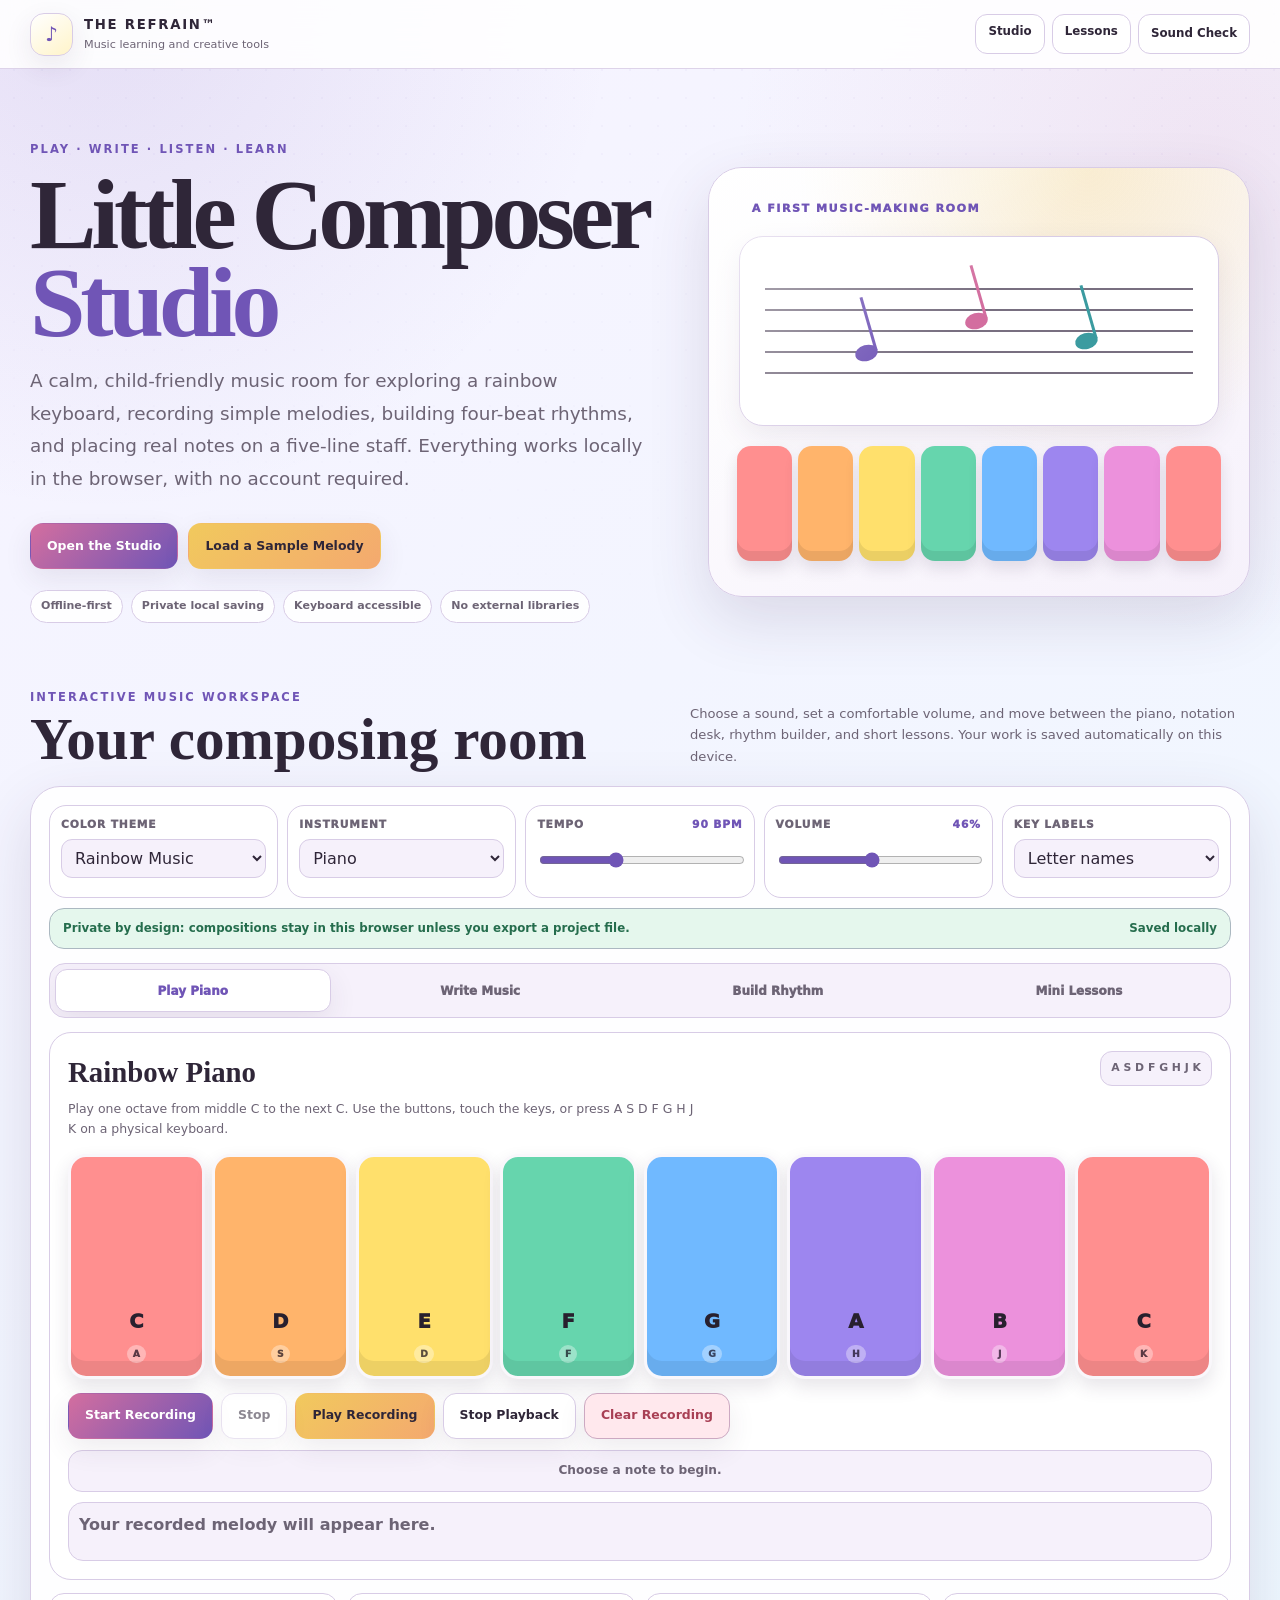
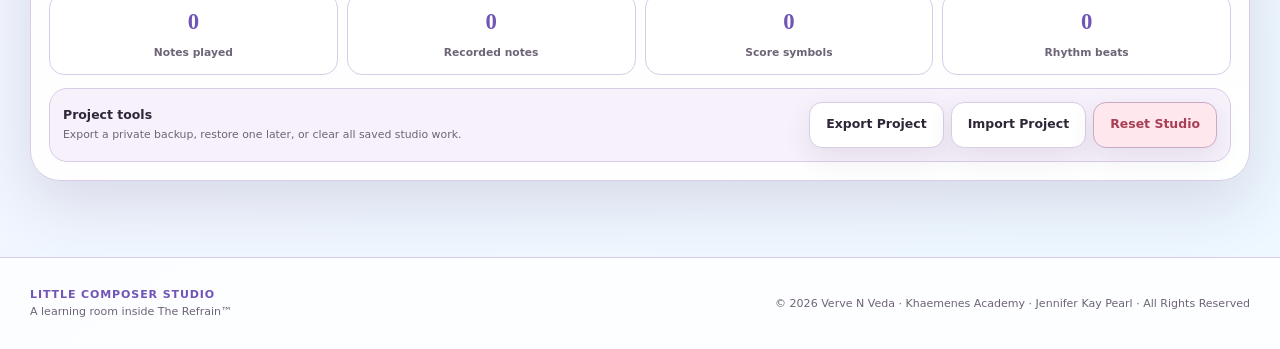
<file: apps/Little_Composer_Studio_The_Refrain_index.html>
<!doctype html>
<html lang="en">
<head>
  <meta charset="utf-8">
  <meta name="viewport" content="width=device-width,initial-scale=1">
  <meta name="description" content="Little Composer Studio — an offline-first music learning studio for piano, rhythm, recording, notation, and early composition.">
  <meta name="theme-color" content="#f7f3ff">
  <meta name="color-scheme" content="light dark">
  <title>Little Composer Studio | The Refrain™</title>
  <style>
    :root{
      --bg:#f7f3ff;
      --bg-2:#edf8ff;
      --surface:#ffffff;
      --surface-soft:#f6f1fb;
      --ink:#2f2638;
      --muted:#6d6475;
      --primary:#7055b6;
      --primary-2:#9b75d5;
      --secondary:#d36e9f;
      --accent:#f1c95d;
      --accent-soft:#fff4c9;
      --line:#d8cce6;
      --good:#237a51;
      --good-soft:#e5f7ed;
      --danger:#a83f54;
      --danger-soft:#ffe8ed;
      --shadow:0 22px 62px rgba(61,42,82,.14);
      --shadow-soft:0 10px 28px rgba(61,42,82,.09);
      --radius-xl:30px;
      --radius-lg:22px;
      --radius-md:15px;
      --max:1220px;
      --staff-ink:#44384f;
    }

    *{box-sizing:border-box}
    html{scroll-behavior:smooth}
    body{
      margin:0;
      min-height:100vh;
      color:var(--ink);
      background:
        radial-gradient(circle at 8% 0%,color-mix(in srgb,var(--primary) 13%,transparent),transparent 32rem),
        radial-gradient(circle at 95% 8%,color-mix(in srgb,var(--secondary) 12%,transparent),transparent 30rem),
        linear-gradient(145deg,var(--bg),var(--bg-2));
      font-family:"Avenir Next","Trebuchet MS",system-ui,-apple-system,"Segoe UI",sans-serif;
      line-height:1.5;
      transition:background .25s ease,color .25s ease;
    }

    body::before{
      content:"";
      position:fixed;
      inset:0;
      pointer-events:none;
      opacity:.22;
      background-image:radial-gradient(color-mix(in srgb,var(--primary) 20%,transparent) 1px,transparent 1px);
      background-size:28px 28px;
      mask-image:linear-gradient(to bottom,#000,transparent 72%);
    }

    button,select,input{font:inherit}
    button{touch-action:manipulation}
    a{color:inherit}
    [hidden]{display:none!important}
    :focus-visible{outline:3px solid var(--accent);outline-offset:3px}

    .skip-link{
      position:fixed;
      left:12px;
      top:-80px;
      z-index:2000;
      padding:10px 14px;
      border-radius:10px;
      background:var(--ink);
      color:var(--surface);
      text-decoration:none;
    }
    .skip-link:focus{top:12px}

    .topbar{
      position:sticky;
      top:0;
      z-index:100;
      border-bottom:1px solid color-mix(in srgb,var(--line) 85%,transparent);
      background:color-mix(in srgb,var(--surface) 88%,transparent);
      backdrop-filter:blur(18px);
    }
    .topbar-inner{
      width:min(var(--max),calc(100% - 32px));
      min-height:68px;
      margin:auto;
      display:flex;
      align-items:center;
      gap:16px;
    }
    .brand{
      display:flex;
      align-items:center;
      gap:11px;
      text-decoration:none;
      min-width:0;
    }
    .brand-mark{
      width:43px;
      height:43px;
      flex:0 0 auto;
      display:grid;
      place-items:center;
      border:1px solid var(--line);
      border-radius:14px;
      background:linear-gradient(145deg,var(--surface),var(--accent-soft));
      box-shadow:var(--shadow-soft);
      color:var(--primary);
      font-size:1.25rem;
    }
    .brand-copy strong{display:block;font-size:.83rem;letter-spacing:.13em;text-transform:uppercase}
    .brand-copy span{display:block;margin-top:2px;color:var(--muted);font-size:.7rem}
    .topnav{margin-left:auto;display:flex;align-items:center;gap:7px}
    .nav-link,.nav-button{
      min-height:40px;
      border:1px solid var(--line);
      border-radius:12px;
      padding:8px 12px;
      background:var(--surface);
      color:var(--ink);
      text-decoration:none;
      font-size:.74rem;
      font-weight:800;
      cursor:pointer;
    }
    .nav-link:hover,.nav-button:hover{background:var(--surface-soft)}

    .page-shell{width:min(var(--max),calc(100% - 32px));margin:auto}

    .hero{
      position:relative;
      min-height:560px;
      display:grid;
      grid-template-columns:minmax(0,1.07fr) minmax(330px,.93fr);
      gap:54px;
      align-items:center;
      padding:72px 0 54px;
    }
    .eyebrow{
      color:var(--primary);
      font-size:.72rem;
      font-weight:900;
      letter-spacing:.18em;
      text-transform:uppercase;
    }
    h1,h2,h3,p{overflow-wrap:anywhere}
    h1{
      max-width:760px;
      margin:13px 0 18px;
      font-family:Georgia,"Times New Roman",serif;
      font-size:clamp(3.2rem,7.8vw,6.9rem);
      line-height:.88;
      letter-spacing:-.052em;
      color:var(--ink);
    }
    h1 span{display:block;color:var(--primary)}
    .hero-copy{max-width:720px;margin:0;color:var(--muted);font-size:clamp(1rem,1.8vw,1.15rem);line-height:1.78}
    .hero-actions{display:flex;gap:10px;flex-wrap:wrap;margin-top:27px}
    .button{
      min-height:46px;
      border:1px solid var(--line);
      border-radius:13px;
      padding:11px 16px;
      display:inline-flex;
      align-items:center;
      justify-content:center;
      gap:8px;
      background:var(--surface);
      color:var(--ink);
      text-decoration:none;
      font-size:.78rem;
      font-weight:900;
      cursor:pointer;
      box-shadow:var(--shadow-soft);
      transition:transform .16s ease,background .16s ease;
    }
    .button:hover{transform:translateY(-2px);background:var(--surface-soft)}
    .button.primary{border-color:transparent;background:linear-gradient(135deg,var(--secondary),var(--primary));color:#fff}
    .button.sunny{border-color:transparent;background:linear-gradient(135deg,var(--accent),#f4a96f);color:#2f2638}
    .button.danger{background:var(--danger-soft);color:var(--danger);border-color:color-mix(in srgb,var(--danger) 25%,var(--line))}
    .button:disabled{cursor:not-allowed;opacity:.55;transform:none}

    .feature-row{display:flex;gap:8px;flex-wrap:wrap;margin-top:21px}
    .feature-pill{
      border:1px solid var(--line);
      border-radius:999px;
      padding:7px 10px;
      background:color-mix(in srgb,var(--surface) 84%,transparent);
      color:var(--muted);
      font-size:.69rem;
      font-weight:800;
    }

    .hero-card{
      position:relative;
      min-height:430px;
      border:1px solid var(--line);
      border-radius:34px;
      overflow:hidden;
      background:
        radial-gradient(circle at 70% 0%,color-mix(in srgb,var(--accent) 28%,transparent),transparent 18rem),
        linear-gradient(145deg,var(--surface),var(--surface-soft));
      box-shadow:var(--shadow);
    }
    .hero-card::after{
      content:"";
      position:absolute;
      inset:0;
      pointer-events:none;
      background:linear-gradient(135deg,rgba(255,255,255,.55),transparent 42%);
    }
    .mini-staff{
      position:absolute;
      inset:68px 30px auto;
      height:190px;
      border-radius:24px;
      background:var(--surface);
      border:1px solid var(--line);
      box-shadow:var(--shadow-soft);
      overflow:hidden;
    }
    .mini-staff .staff-line{position:absolute;left:25px;right:25px;height:2px;background:color-mix(in srgb,var(--staff-ink) 72%,transparent)}
    .mini-staff .staff-line:nth-child(1){top:51px}.mini-staff .staff-line:nth-child(2){top:72px}.mini-staff .staff-line:nth-child(3){top:93px}.mini-staff .staff-line:nth-child(4){top:114px}.mini-staff .staff-line:nth-child(5){top:135px}
    .mini-note{position:absolute;width:23px;height:16px;border-radius:50%;background:var(--primary);transform:rotate(-16deg)}
    .mini-note::after{content:"";position:absolute;width:3px;height:55px;right:0;bottom:8px;background:var(--primary)}
    .mini-note.a{left:24%;top:108px}.mini-note.b{left:47%;top:76px;background:var(--secondary)}.mini-note.b::after{background:var(--secondary)}.mini-note.c{left:70%;top:96px;background:#3b9ba0}.mini-note.c::after{background:#3b9ba0}
    .hero-keyboard{
      position:absolute;
      left:28px;
      right:28px;
      bottom:35px;
      height:115px;
      display:grid;
      grid-template-columns:repeat(8,1fr);
      gap:6px;
      z-index:2;
    }
    .hero-key{border-radius:14px;background:var(--key-color);box-shadow:inset 0 -10px 0 rgba(0,0,0,.08),0 8px 15px rgba(55,39,72,.12)}
    .hero-card-label{
      position:absolute;
      z-index:3;
      left:43px;
      top:33px;
      color:var(--primary);
      font-weight:950;
      letter-spacing:.13em;
      text-transform:uppercase;
      font-size:.7rem;
    }

    .studio-section{padding:12px 0 76px;scroll-margin-top:88px}
    .studio-heading{display:flex;justify-content:space-between;align-items:end;gap:24px;margin-bottom:18px}
    .studio-heading h2{margin:5px 0 0;font-family:Georgia,"Times New Roman",serif;font-size:clamp(2.1rem,5vw,3.7rem);line-height:.96}
    .studio-heading p{max-width:560px;margin:0;color:var(--muted);font-size:.82rem;line-height:1.65}

    .app-shell{
      border:1px solid var(--line);
      border-radius:var(--radius-xl);
      padding:18px;
      background:color-mix(in srgb,var(--surface) 94%,transparent);
      box-shadow:var(--shadow);
    }

    .utility-bar{
      display:grid;
      grid-template-columns:repeat(5,minmax(0,1fr));
      gap:9px;
    }
    .control{
      min-width:0;
      border:1px solid var(--line);
      border-radius:17px;
      padding:11px;
      background:var(--surface);
    }
    .control label{
      display:flex;
      justify-content:space-between;
      gap:8px;
      margin-bottom:6px;
      color:var(--muted);
      font-size:.67rem;
      font-weight:950;
      letter-spacing:.08em;
      text-transform:uppercase;
    }
    .control output{color:var(--primary);font-weight:950}
    .control select,.control input{
      width:100%;
      min-height:38px;
      border:1px solid var(--line);
      border-radius:11px;
      padding:8px 9px;
      background:var(--surface-soft);
      color:var(--ink);
    }
    .control input[type="range"]{padding:0;accent-color:var(--primary)}

    .privacy-strip{
      margin-top:10px;
      padding:11px 13px;
      border:1px solid color-mix(in srgb,var(--good) 25%,var(--line));
      border-radius:15px;
      display:flex;
      align-items:center;
      justify-content:space-between;
      gap:14px;
      background:var(--good-soft);
      color:color-mix(in srgb,var(--good) 85%,var(--ink));
      font-size:.74rem;
      font-weight:800;
    }
    .save-state{white-space:nowrap}

    .tabs{
      display:flex;
      gap:7px;
      margin:14px 0;
      padding:5px;
      overflow:auto;
      border:1px solid var(--line);
      border-radius:16px;
      background:var(--surface-soft);
      scrollbar-width:none;
    }
    .tabs::-webkit-scrollbar{display:none}
    .tab{
      flex:1 0 auto;
      min-height:43px;
      border:1px solid transparent;
      border-radius:12px;
      padding:9px 13px;
      background:transparent;
      color:var(--muted);
      font-size:.75rem;
      font-weight:950;
      cursor:pointer;
    }
    .tab[aria-selected="true"]{border-color:var(--line);background:var(--surface);color:var(--primary);box-shadow:var(--shadow-soft)}

    .screen{display:none}
    .screen.active{display:block}
    .panel{border:1px solid var(--line);border-radius:var(--radius-lg);padding:18px;background:var(--surface)}
    .panel-head{display:flex;align-items:start;justify-content:space-between;gap:18px;margin-bottom:13px}
    .panel-head h3{margin:0;font-family:Georgia,"Times New Roman",serif;font-size:1.8rem}
    .panel-head p{max-width:630px;margin:4px 0 0;color:var(--muted);font-size:.78rem;line-height:1.6}
    .keyboard-hint{border:1px solid var(--line);border-radius:12px;padding:8px 10px;background:var(--surface-soft);color:var(--muted);font-size:.68rem;font-weight:800}

    .piano{display:grid;grid-template-columns:repeat(8,minmax(0,1fr));gap:7px;margin-top:15px}
    .key{
      min-height:225px;
      border:3px solid color-mix(in srgb,#fff 85%,var(--line));
      border-radius:18px;
      display:flex;
      flex-direction:column;
      justify-content:flex-end;
      align-items:center;
      gap:3px;
      padding:13px 5px;
      color:#28202e;
      font-size:1.22rem;
      font-weight:950;
      cursor:pointer;
      box-shadow:inset 0 -15px 0 rgba(0,0,0,.07),0 8px 18px rgba(55,39,72,.12);
      user-select:none;
      transition:transform .08s ease,box-shadow .08s ease;
    }
    .key .small{font-size:.72rem;opacity:.78}
    .key .shortcut{margin-top:5px;padding:2px 6px;border-radius:999px;background:rgba(255,255,255,.46);font-size:.58rem;opacity:.76}
    .key.active{transform:translateY(5px);box-shadow:inset 0 -8px 0 rgba(0,0,0,.06),0 0 0 5px var(--accent)}

    .actions{display:flex;flex-wrap:wrap;gap:8px;margin-top:14px}
    .recording-status{display:inline-flex;align-items:center;gap:7px}
    .recording-status::before{content:"";width:9px;height:9px;border-radius:50%;background:var(--danger)}
    .recording-status.live::before{animation:pulse 1s infinite}
    @keyframes pulse{50%{opacity:.25}}

    .message{
      min-height:42px;
      margin-top:11px;
      padding:10px 12px;
      border:1px solid var(--line);
      border-radius:14px;
      background:var(--surface-soft);
      color:var(--muted);
      text-align:center;
      font-size:.76rem;
      font-weight:900;
    }
    .message.good{border-color:color-mix(in srgb,var(--good) 35%,var(--line));background:var(--good-soft);color:var(--good)}
    .message.bad{border-color:color-mix(in srgb,var(--danger) 35%,var(--line));background:var(--danger-soft);color:var(--danger)}

    .sequence{
      display:flex;
      flex-wrap:wrap;
      gap:7px;
      min-height:59px;
      margin-top:10px;
      padding:10px;
      border:1px solid var(--line);
      border-radius:15px;
      background:var(--surface-soft);
    }
    .token{padding:7px 10px;border:1px solid var(--line);border-radius:11px;background:var(--surface);font-size:.75rem;font-weight:950;box-shadow:0 4px 10px rgba(61,42,82,.06)}
    .empty-token{color:var(--muted);font-weight:750}

    .composer-grid{display:grid;grid-template-columns:280px minmax(0,1fr);gap:14px}
    .palette{border:1px solid var(--line);border-radius:19px;padding:14px;background:var(--surface-soft)}
    .palette h3{margin:0 0 5px;font-family:Georgia,"Times New Roman",serif;font-size:1.35rem}
    .palette p{margin:0 0 11px;color:var(--muted);font-size:.7rem;line-height:1.5}
    .palette-grid{display:grid;grid-template-columns:repeat(2,minmax(0,1fr));gap:8px}
    .symbol{
      min-height:74px;
      border:1px solid var(--line);
      border-radius:13px;
      padding:9px;
      background:var(--surface);
      color:var(--ink);
      font-weight:950;
      cursor:pointer;
    }
    .symbol span{display:block;margin-top:3px;color:var(--muted);font-size:.64rem}
    .symbol[aria-pressed="true"]{border-color:var(--primary);background:var(--accent-soft);color:var(--primary)}

    .staff-wrap{
      position:relative;
      min-height:375px;
      overflow:hidden;
      border:1px solid var(--line);
      border-radius:19px;
      background:#fff;
      touch-action:none;
    }
    .staff-wrap svg{width:100%;height:375px;display:block}
    .staff-instruction{margin-top:9px;color:var(--muted);font-size:.7rem;text-align:center}

    .rhythm-layout{display:grid;grid-template-columns:minmax(0,1fr) 280px;gap:14px}
    .rhythm-meter{height:12px;margin-top:12px;border-radius:999px;overflow:hidden;background:var(--surface-soft);border:1px solid var(--line)}
    .rhythm-meter span{display:block;height:100%;width:0;background:linear-gradient(90deg,var(--secondary),var(--primary));transition:width .2s ease}
    .rhythm-total{margin-top:7px;color:var(--muted);font-size:.73rem;font-weight:900}

    .lesson-grid{display:grid;grid-template-columns:repeat(2,minmax(0,1fr));gap:11px}
    .lesson{
      border:1px solid var(--line);
      border-radius:18px;
      padding:15px;
      background:var(--surface-soft);
    }
    .lesson-top{display:flex;justify-content:space-between;gap:10px;align-items:start}
    .lesson-number{display:grid;place-items:center;width:34px;height:34px;border-radius:11px;background:var(--accent-soft);color:var(--primary);font-weight:950}
    .lesson h3{margin:0;font-size:1.02rem}
    .lesson p{margin:8px 0 0;color:var(--muted);font-size:.75rem;line-height:1.58}
    .lesson button{margin-top:12px}
    .lesson.complete{border-color:color-mix(in srgb,var(--good) 40%,var(--line));background:var(--good-soft)}

    .stats{display:grid;grid-template-columns:repeat(4,minmax(0,1fr));gap:9px;margin-top:13px}
    .stat{border:1px solid var(--line);border-radius:15px;padding:11px;text-align:center;background:var(--surface)}
    .stat strong{display:block;color:var(--primary);font-family:Georgia,"Times New Roman",serif;font-size:1.42rem}
    .stat span{color:var(--muted);font-size:.67rem;font-weight:800}

    .project-tools{
      margin-top:13px;
      border:1px solid var(--line);
      border-radius:18px;
      padding:13px;
      display:flex;
      align-items:center;
      justify-content:space-between;
      gap:15px;
      background:var(--surface-soft);
    }
    .project-tools strong{display:block;font-size:.78rem}
    .project-tools p{margin:3px 0 0;color:var(--muted);font-size:.68rem}
    .project-actions{display:flex;gap:7px;flex-wrap:wrap;justify-content:flex-end}

    footer{border-top:1px solid var(--line);background:color-mix(in srgb,var(--surface) 84%,transparent)}
    .footer-inner{width:min(var(--max),calc(100% - 32px));margin:auto;padding:28px 0;display:flex;justify-content:space-between;align-items:center;gap:20px;flex-wrap:wrap;color:var(--muted);font-size:.69rem;line-height:1.6}
    .footer-inner strong{color:var(--primary);letter-spacing:.08em;text-transform:uppercase}

    .sr-only{position:absolute!important;width:1px!important;height:1px!important;padding:0!important;margin:-1px!important;overflow:hidden!important;clip:rect(0,0,0,0)!important;white-space:nowrap!important;border:0!important}

    @media(max-width:1040px){
      .hero{grid-template-columns:1fr;text-align:center;padding-top:55px}
      .hero-copy{margin:auto}.hero-actions,.feature-row{justify-content:center}
      .hero-card{width:min(640px,100%);min-height:410px;margin:auto}
      .utility-bar{grid-template-columns:repeat(3,minmax(0,1fr))}
      .composer-grid,.rhythm-layout{grid-template-columns:1fr}
    }
    @media(max-width:760px){
      .brand-copy span{display:none}
      .topnav .nav-link{display:none}
      .hero{gap:35px;min-height:auto;padding-bottom:38px}
      .hero-card{min-height:360px}
      .mini-staff{inset:58px 18px auto;height:165px}
      .hero-keyboard{left:18px;right:18px;bottom:27px;height:96px}
      .studio-heading{display:block}.studio-heading p{margin-top:9px}
      .utility-bar{grid-template-columns:repeat(2,minmax(0,1fr))}
      .piano{grid-template-columns:repeat(4,minmax(0,1fr))}
      .key{min-height:145px}
      .lesson-grid{grid-template-columns:1fr}
      .project-tools{align-items:flex-start;flex-direction:column}
      .project-actions{justify-content:flex-start}
    }
    @media(max-width:520px){
      .topbar-inner,.page-shell,.footer-inner{width:min(100% - 20px,var(--max))}
      h1{font-size:3.25rem}
      .hero-card{min-height:325px;border-radius:25px}
      .mini-staff{top:50px;height:145px}
      .hero-keyboard{height:82px;gap:4px}.hero-key{border-radius:9px}
      .utility-bar{grid-template-columns:1fr}
      .privacy-strip{align-items:flex-start;flex-direction:column}
      .tabs{border-radius:14px}.tab{min-width:150px}
      .app-shell{padding:11px;border-radius:22px}
      .panel{padding:13px}.panel-head{display:block}.keyboard-hint{display:inline-block;margin-top:8px}
      .piano{grid-template-columns:repeat(2,minmax(0,1fr))}.key{min-height:125px}
      .palette-grid{grid-template-columns:repeat(2,minmax(0,1fr))}
      .stats{grid-template-columns:repeat(2,minmax(0,1fr))}
      .footer-inner{align-items:flex-start;flex-direction:column}
    }
    @media(prefers-reduced-motion:reduce){
      *,*::before,*::after{scroll-behavior:auto!important;animation:none!important;transition:none!important}
    }
  </style>
</head>
<body>
<a class="skip-link" href="#studio">Skip to the studio</a>

<header class="topbar">
  <div class="topbar-inner">
    <a class="brand" href="https://vervenveda.github.io/the_refrain.github.io/" aria-label="Return to The Refrain home">
      <span class="brand-mark" aria-hidden="true">♪</span>
      <span class="brand-copy">
        <strong>The Refrain™</strong>
        <span>Music learning and creative tools</span>
      </span>
    </a>
    <nav class="topnav" aria-label="Page navigation">
      <a class="nav-link" href="#studio">Studio</a>
      <a class="nav-link" href="#learning">Lessons</a>
      <button class="nav-button" id="soundCheckBtn" type="button">Sound Check</button>
    </nav>
  </div>
</header>

<main>
  <section class="page-shell hero" aria-labelledby="pageTitle">
    <div>
      <div class="eyebrow">Play · Write · Listen · Learn</div>
      <h1 id="pageTitle">Little Composer <span>Studio</span></h1>
      <p class="hero-copy">A calm, child-friendly music room for exploring a rainbow keyboard, recording simple melodies, building four-beat rhythms, and placing real notes on a five-line staff. Everything works locally in the browser, with no account required.</p>
      <div class="hero-actions">
        <a class="button primary" href="#studio">Open the Studio</a>
        <button class="button sunny" id="sampleMelodyBtn" type="button">Load a Sample Melody</button>
      </div>
      <div class="feature-row" aria-label="App features">
        <span class="feature-pill">Offline-first</span>
        <span class="feature-pill">Private local saving</span>
        <span class="feature-pill">Keyboard accessible</span>
        <span class="feature-pill">No external libraries</span>
      </div>
    </div>

    <div class="hero-card" aria-hidden="true">
      <div class="hero-card-label">A first music-making room</div>
      <div class="mini-staff">
        <span class="staff-line"></span><span class="staff-line"></span><span class="staff-line"></span><span class="staff-line"></span><span class="staff-line"></span>
        <span class="mini-note a"></span><span class="mini-note b"></span><span class="mini-note c"></span>
      </div>
      <div class="hero-keyboard">
        <span class="hero-key" style="--key-color:#ff8f8f"></span><span class="hero-key" style="--key-color:#ffb46b"></span><span class="hero-key" style="--key-color:#ffe06c"></span><span class="hero-key" style="--key-color:#66d5ad"></span><span class="hero-key" style="--key-color:#70b9ff"></span><span class="hero-key" style="--key-color:#9d86ef"></span><span class="hero-key" style="--key-color:#ec91dc"></span><span class="hero-key" style="--key-color:#ff8f8f"></span>
      </div>
    </div>
  </section>

  <section class="page-shell studio-section" id="studio" aria-labelledby="studioTitle">
    <div class="studio-heading">
      <div>
        <div class="eyebrow">Interactive music workspace</div>
        <h2 id="studioTitle">Your composing room</h2>
      </div>
      <p>Choose a sound, set a comfortable volume, and move between the piano, notation desk, rhythm builder, and short lessons. Your work is saved automatically on this device.</p>
    </div>

    <div class="app-shell">
      <div class="utility-bar" aria-label="Studio settings">
        <div class="control">
          <label for="theme">Color theme</label>
          <select id="theme"></select>
        </div>
        <div class="control">
          <label for="instrument">Instrument</label>
          <select id="instrument">
            <option value="piano">Piano</option>
            <option value="xylophone">Xylophone</option>
            <option value="bells">Bells</option>
          </select>
        </div>
        <div class="control">
          <label for="tempo">Tempo <output id="tempoValue" for="tempo">90 BPM</output></label>
          <input id="tempo" type="range" min="50" max="160" value="90">
        </div>
        <div class="control">
          <label for="volume">Volume <output id="volumeValue" for="volume">32%</output></label>
          <input id="volume" type="range" min="0" max="0.7" step="0.01" value="0.32">
        </div>
        <div class="control">
          <label for="labels">Key labels</label>
          <select id="labels">
            <option value="letters">Letter names</option>
            <option value="solfege">Do Re Mi</option>
            <option value="both">Both</option>
          </select>
        </div>
      </div>

      <div class="privacy-strip">
        <span><strong>Private by design:</strong> compositions stay in this browser unless you export a project file.</span>
        <span class="save-state" id="saveState" role="status" aria-live="polite">Ready</span>
      </div>

      <div class="tabs" role="tablist" aria-label="Little Composer Studio tools">
        <button class="tab" id="playTab" type="button" role="tab" aria-selected="true" aria-controls="playScreen" data-screen="play">Play Piano</button>
        <button class="tab" id="writeTab" type="button" role="tab" aria-selected="false" aria-controls="writeScreen" data-screen="write">Write Music</button>
        <button class="tab" id="rhythmTab" type="button" role="tab" aria-selected="false" aria-controls="rhythmScreen" data-screen="rhythm">Build Rhythm</button>
        <button class="tab" id="learnTab" type="button" role="tab" aria-selected="false" aria-controls="learnScreen" data-screen="learn">Mini Lessons</button>
      </div>

      <section class="screen active" id="playScreen" role="tabpanel" aria-labelledby="playTab">
        <div class="panel">
          <div class="panel-head">
            <div>
              <h3>Rainbow Piano</h3>
              <p>Play one octave from middle C to the next C. Use the buttons, touch the keys, or press A S D F G H J K on a physical keyboard.</p>
            </div>
            <span class="keyboard-hint">A S D F G H J K</span>
          </div>
          <div class="piano" id="piano" aria-label="Eight-note rainbow piano"></div>
          <div class="actions">
            <button class="button primary" id="recordBtn" type="button">Start Recording</button>
            <button class="button" id="stopRecordBtn" type="button" disabled>Stop</button>
            <button class="button sunny" id="playRecordBtn" type="button">Play Recording</button>
            <button class="button" id="stopPlaybackBtn" type="button">Stop Playback</button>
            <button class="button danger" id="clearRecordBtn" type="button">Clear Recording</button>
          </div>
          <div class="message" id="playMessage" role="status" aria-live="polite">Choose a note to begin.</div>
          <div class="sequence" id="recordSequence" aria-label="Recorded melody"></div>
        </div>
      </section>

      <section class="screen" id="writeScreen" role="tabpanel" aria-labelledby="writeTab" hidden>
        <div class="composer-grid">
          <aside class="palette" aria-label="Music symbol palette">
            <h3>Music Symbols</h3>
            <p>Choose a symbol, then tap or click the staff. Notes snap to the nearest line or space.</p>
            <div class="palette-grid" id="palette"></div>
            <div class="actions">
              <button class="button sunny" id="playScoreBtn" type="button">Play Score</button>
              <button class="button" id="undoScoreBtn" type="button">Undo</button>
              <button class="button danger" id="clearScoreBtn" type="button">Clear Score</button>
            </div>
          </aside>
          <section>
            <div class="staff-wrap">
              <svg id="staff" viewBox="0 0 760 375" role="img" aria-label="Interactive treble-clef five-line music staff"></svg>
            </div>
            <div class="message" id="scoreMessage" role="status" aria-live="polite">Quarter note selected. Tap a line or space to place a note.</div>
            <p class="staff-instruction">The available range is C4 through A5. Notes below and above the staff receive ledger lines.</p>
          </section>
        </div>
      </section>

      <section class="screen" id="rhythmScreen" role="tabpanel" aria-labelledby="rhythmTab" hidden>
        <div class="rhythm-layout">
          <div class="panel">
            <div class="panel-head">
              <div>
                <h3>Four-Beat Rhythm Builder</h3>
                <p>Fill one measure in 4/4 time. The app prevents the rhythm from exceeding four beats.</p>
              </div>
            </div>
            <div class="palette-grid" id="rhythmPalette"></div>
            <h3>Your Measure</h3>
            <div class="sequence" id="rhythmSequence"></div>
            <div class="rhythm-meter" aria-hidden="true"><span id="rhythmMeterFill"></span></div>
            <div class="rhythm-total" id="rhythmTotal">0 of 4 beats</div>
            <div class="actions">
              <button class="button primary" id="playRhythmBtn" type="button">Play Rhythm</button>
              <button class="button" id="undoRhythmBtn" type="button">Undo</button>
              <button class="button danger" id="clearRhythmBtn" type="button">Clear</button>
            </div>
            <div class="message" id="rhythmMessage" role="status" aria-live="polite">Add notes or rests to build a measure.</div>
          </div>
          <aside class="palette">
            <h3>Beat Guide</h3>
            <p><strong>Quarter note:</strong> 1 beat</p>
            <p><strong>Half note:</strong> 2 beats</p>
            <p><strong>Whole note:</strong> 4 beats</p>
            <p><strong>Eighth note:</strong> ½ beat</p>
            <p><strong>Quarter rest:</strong> 1 silent beat</p>
          </aside>
        </div>
      </section>

      <section class="screen" id="learnScreen" role="tabpanel" aria-labelledby="learnTab" hidden>
        <div class="panel" id="learning">
          <div class="panel-head">
            <div>
              <h3>Mini Music Lessons</h3>
              <p>Five short lessons introduce pitch, the staff, rhythm, rests, and composing. Mark lessons complete as you explore.</p>
            </div>
          </div>
          <div class="lesson-grid" id="lessonGrid"></div>
        </div>
      </section>

      <div class="stats" aria-label="Studio activity">
        <div class="stat"><strong id="playedStat">0</strong><span>Notes played</span></div>
        <div class="stat"><strong id="recordStat">0</strong><span>Recorded notes</span></div>
        <div class="stat"><strong id="scoreStat">0</strong><span>Score symbols</span></div>
        <div class="stat"><strong id="rhythmStat">0</strong><span>Rhythm beats</span></div>
      </div>

      <div class="project-tools">
        <div>
          <strong>Project tools</strong>
          <p>Export a private backup, restore one later, or clear all saved studio work.</p>
        </div>
        <div class="project-actions">
          <button class="button" id="exportBtn" type="button">Export Project</button>
          <button class="button" id="importBtn" type="button">Import Project</button>
          <button class="button danger" id="resetBtn" type="button">Reset Studio</button>
          <input class="sr-only" id="importFile" type="file" accept="application/json,.json">
        </div>
      </div>
    </div>
  </section>
</main>

<noscript>
  <p style="max-width:900px;margin:30px auto;padding:18px;border:1px solid #d8cce6;border-radius:16px;background:#fff">Little Composer Studio needs JavaScript enabled to create sound and run the interactive music tools.</p>
</noscript>

<footer>
  <div class="footer-inner">
    <div><strong>Little Composer Studio</strong><br>A learning room inside The Refrain™</div>
    <div>© 2026 Verve N Veda · Khaemenes Academy · Jennifer Kay Pearl · All Rights Reserved</div>
  </div>
</footer>

<script>
(() => {
  "use strict";

  const NOTES = [
    { name:"C4", label:"C", freq:261.63, color:"#ff8f8f", solfege:"Do", shortcut:"A" },
    { name:"D4", label:"D", freq:293.66, color:"#ffb46b", solfege:"Re", shortcut:"S" },
    { name:"E4", label:"E", freq:329.63, color:"#ffe06c", solfege:"Mi", shortcut:"D" },
    { name:"F4", label:"F", freq:349.23, color:"#66d5ad", solfege:"Fa", shortcut:"F" },
    { name:"G4", label:"G", freq:392.00, color:"#70b9ff", solfege:"Sol", shortcut:"G" },
    { name:"A4", label:"A", freq:440.00, color:"#9d86ef", solfege:"La", shortcut:"H" },
    { name:"B4", label:"B", freq:493.88, color:"#ec91dc", solfege:"Ti", shortcut:"J" },
    { name:"C5", label:"C", freq:523.25, color:"#ff8f8f", solfege:"Do", shortcut:"K" }
  ];

  const THEMES = {
    rainbow:{name:"Rainbow Music",bg:"#f7f3ff",bg2:"#edf8ff",surface:"#ffffff",surfaceSoft:"#f6f1fb",ink:"#2f2638",muted:"#6d6475",primary:"#7055b6",primary2:"#9b75d5",secondary:"#d36e9f",accent:"#f1c95d",accentSoft:"#fff4c9",line:"#d8cce6",good:"#237a51",goodSoft:"#e5f7ed",danger:"#a83f54",dangerSoft:"#ffe8ed",staffInk:"#44384f"},
    ocean:{name:"Ocean Melody",bg:"#eaf9ff",bg2:"#eaf8f3",surface:"#ffffff",surfaceSoft:"#edf9fb",ink:"#203d48",muted:"#60737b",primary:"#277f9c",primary2:"#51aeb7",secondary:"#4ba8a4",accent:"#f2c96a",accentSoft:"#fff4d1",line:"#b9dce3",good:"#237a51",goodSoft:"#e6f7ef",danger:"#a83f54",dangerSoft:"#ffe8ed",staffInk:"#344f59"},
    forest:{name:"Forest Song",bg:"#edf8eb",bg2:"#f6f3df",surface:"#ffffff",surfaceSoft:"#f1f8ed",ink:"#2d4333",muted:"#657168",primary:"#4f865d",primary2:"#79a76e",secondary:"#94b86f",accent:"#e3c95d",accentSoft:"#fff4c8",line:"#bed4b9",good:"#237a51",goodSoft:"#e5f7ed",danger:"#9e4550",dangerSoft:"#ffe9ec",staffInk:"#3b513f"},
    sunset:{name:"Sunset Symphony",bg:"#fff2dd",bg2:"#ffeaf1",surface:"#fffdfb",surfaceSoft:"#fff2ed",ink:"#4c3533",muted:"#786665",primary:"#c85e54",primary2:"#de8170",secondary:"#d47891",accent:"#efbf53",accentSoft:"#fff1c4",line:"#ebc4bc",good:"#34764f",goodSoft:"#e7f7ed",danger:"#a83f54",dangerSoft:"#ffe8ed",staffInk:"#58413f"},
    night:{name:"Starry Song",bg:"#1d2240",bg2:"#313154",surface:"#2c3050",surfaceSoft:"#373b61",ink:"#f5f2ff",muted:"#cbc8e0",primary:"#aeb8ff",primary2:"#c58ae0",secondary:"#d78db0",accent:"#f2cd62",accentSoft:"#564f35",line:"#60668d",good:"#9de0bc",goodSoft:"#294c3f",danger:"#ff9fb0",dangerSoft:"#5a303a",staffInk:"#43394d"}
  };

  const SYMBOLS = [
    ["quarter","♩","Quarter note"],
    ["half","𝅗𝅥","Half note"],
    ["whole","𝅝","Whole note"],
    ["eighth","♪","Eighth note"],
    ["rest","𝄽","Quarter rest"],
    ["bar","|","Bar line"],
    ["eraser","⌫","Eraser"]
  ];

  const RHYTHM_KINDS = [
    ["quarter","♩",1,"Quarter note"],
    ["half","𝅗𝅥",2,"Half note"],
    ["whole","𝅝",4,"Whole note"],
    ["eighth","♪",0.5,"Eighth note"],
    ["rest","𝄽",1,"Quarter rest"]
  ];

  const LESSONS = [
    {title:"High and low",body:"Notes placed higher on the staff sound higher. Notes placed lower sound lower."},
    {title:"Lines and spaces",body:"A note can sit on a line or in a space. Each step moves to the next letter name."},
    {title:"Rhythm",body:"Note shapes tell us how long a sound lasts. A steady beat helps organize those lengths."},
    {title:"Rests",body:"A rest is a planned silence. Silence gives music shape, space, and breath."},
    {title:"Compose",body:"A composer chooses sounds and silences, arranges them in order, listens, and revises."}
  ];

  const STORAGE_KEY = "little-composer-studio-v2";
  const LEGACY_KEY = "little-composer-studio-v1";
  const $ = id => document.getElementById(id);
  const svgNS = "http://www.w3.org/2000/svg";

  let audioContext = null;
  let masterGain = null;
  let activeSources = new Set();
  let playbackTimers = [];
  let recording = [];
  let score = [];
  let rhythm = [];
  let completedLessons = [];
  let recordStart = 0;
  let isRecording = false;
  let recordingStopTimer = null;
  let selectedSymbol = "quarter";
  let playedCount = 0;
  let activeScreen = "play";
  let saveTimer = null;

  function safeArray(value){ return Array.isArray(value) ? value : []; }

  function readSavedState(){
    try{
      const current = JSON.parse(localStorage.getItem(STORAGE_KEY) || "null");
      if(current && typeof current === "object") return current;
      const legacy = JSON.parse(localStorage.getItem(LEGACY_KEY) || "null");
      if(legacy && typeof legacy === "object") return legacy;
    }catch(error){ console.warn("Could not read saved Little Composer data.", error); }
    return {};
  }

  const saved = readSavedState();
  recording = safeArray(saved.recording).filter(item => item && typeof item.note === "string" && Number.isFinite(Number(item.time)));
  score = safeArray(saved.score).filter(item => item && typeof item.type === "string");
  rhythm = safeArray(saved.rhythm).filter(item => item && typeof item.id === "string" && Number.isFinite(Number(item.beats)));
  completedLessons = safeArray(saved.completedLessons).filter(Number.isInteger);
  playedCount = Number.isFinite(Number(saved.playedCount)) ? Number(saved.playedCount) : 0;
  activeScreen = ["play","write","rhythm","learn"].includes(saved.activeScreen) ? saved.activeScreen : "play";

  function stateSnapshot(){
    return {
      version:2,
      recording,
      score,
      rhythm,
      completedLessons,
      playedCount,
      selectedSymbol,
      activeScreen,
      theme:$("theme").value,
      instrument:$("instrument").value,
      tempo:Number($("tempo").value),
      volume:Number($("volume").value),
      labels:$("labels").value,
      savedAt:new Date().toISOString()
    };
  }

  function announceSave(message="Saved locally"){
    $("saveState").textContent = message;
    window.clearTimeout(saveTimer);
    saveTimer = window.setTimeout(() => { $("saveState").textContent = "Ready"; }, 1600);
  }

  function saveState(message="Saved locally"){
    try{
      localStorage.setItem(STORAGE_KEY, JSON.stringify(stateSnapshot()));
      announceSave(message);
    }catch(error){
      $("saveState").textContent = "Saving unavailable";
      console.warn("Could not save Little Composer data.", error);
    }
  }

  function ensureAudio(){
    const AudioContextClass = window.AudioContext || window.webkitAudioContext;
    if(!AudioContextClass){
      setMessage("playMessage","This browser does not support Web Audio.","bad");
      throw new Error("Web Audio unavailable");
    }
    if(!audioContext){
      audioContext = new AudioContextClass();
      masterGain = audioContext.createGain();
      masterGain.connect(audioContext.destination);
    }
    if(audioContext.state === "suspended") audioContext.resume();
    masterGain.gain.value = Number($("volume").value);
    return audioContext;
  }

  function noteNameToFrequency(noteName){
    const match = /^([A-G])([#b]?)(-?\d+)$/.exec(String(noteName));
    if(!match) return 261.63;
    const semitones = {C:0,D:2,E:4,F:5,G:7,A:9,B:11};
    let midi = (Number(match[3]) + 1) * 12 + semitones[match[1]];
    if(match[2] === "#") midi += 1;
    if(match[2] === "b") midi -= 1;
    return 440 * Math.pow(2,(midi - 69) / 12);
  }

  function registerSource(source){
    activeSources.add(source);
    source.addEventListener?.("ended",() => activeSources.delete(source),{once:true});
  }

  function stopAllPlayback(){
    playbackTimers.forEach(window.clearTimeout);
    playbackTimers = [];
    activeSources.forEach(source => { try{ source.stop(); }catch{} });
    activeSources.clear();
    setMessage("playMessage","Playback stopped.");
  }

  function playTone(noteName,duration=.55,when=null){
    const ctx = ensureAudio();
    const start = when ?? ctx.currentTime;
    const frequency = noteNameToFrequency(noteName);
    const instrument = $("instrument").value;
    const envelope = ctx.createGain();
    const voices = [];

    envelope.gain.setValueAtTime(.0001,start);

    if(instrument === "piano"){
      const main = ctx.createOscillator();
      const overtone = ctx.createOscillator();
      main.type = "triangle";
      overtone.type = "sine";
      main.frequency.setValueAtTime(frequency,start);
      overtone.frequency.setValueAtTime(frequency * 2,start);
      const overtoneGain = ctx.createGain();
      overtoneGain.gain.value = .16;
      main.connect(envelope);
      overtone.connect(overtoneGain).connect(envelope);
      voices.push(main,overtone);
      envelope.gain.exponentialRampToValueAtTime(.30,start + .012);
      envelope.gain.exponentialRampToValueAtTime(.0001,start + Math.max(.18,duration));
    }else if(instrument === "xylophone"){
      const main = ctx.createOscillator();
      const overtone = ctx.createOscillator();
      main.type = "sine";
      overtone.type = "sine";
      main.frequency.setValueAtTime(frequency,start);
      overtone.frequency.setValueAtTime(frequency * 3,start);
      const overtoneGain = ctx.createGain();
      overtoneGain.gain.value = .12;
      main.connect(envelope);
      overtone.connect(overtoneGain).connect(envelope);
      voices.push(main,overtone);
      envelope.gain.exponentialRampToValueAtTime(.28,start + .006);
      envelope.gain.exponentialRampToValueAtTime(.0001,start + Math.max(.12,duration * .55));
    }else{
      const main = ctx.createOscillator();
      const shimmer = ctx.createOscillator();
      main.type = "sine";
      shimmer.type = "sine";
      main.frequency.setValueAtTime(frequency,start);
      shimmer.frequency.setValueAtTime(frequency * 2.01,start);
      const shimmerGain = ctx.createGain();
      shimmerGain.gain.value = .18;
      main.connect(envelope);
      shimmer.connect(shimmerGain).connect(envelope);
      voices.push(main,shimmer);
      envelope.gain.exponentialRampToValueAtTime(.22,start + .015);
      envelope.gain.exponentialRampToValueAtTime(.0001,start + Math.max(.35,duration * 1.35));
    }

    envelope.connect(masterGain);
    voices.forEach(voice => {
      registerSource(voice);
      voice.start(start);
      voice.stop(start + Math.max(.45,duration * 1.45) + .08);
    });
  }

  function setMessage(id,text,tone=""){
    const element = $(id);
    element.textContent = text;
    element.className = "message" + (tone ? ` ${tone}` : "");
  }

  function noteLabel(note){
    const mode = $("labels").value;
    if(mode === "letters") return `<span>${note.label}</span>`;
    if(mode === "solfege") return `<span>${note.solfege}</span>`;
    return `<span>${note.label}</span><span class="small">${note.solfege}</span>`;
  }

  function triggerPianoNote(note,button){
    try{ playTone(note.name); }catch{ return; }
    button?.classList.add("active");
    window.setTimeout(() => button?.classList.remove("active"),170);
    playedCount += 1;
    if(isRecording){
      const elapsed = Math.max(0,performance.now() - recordStart);
      recording.push({note:note.name,time:Math.round(elapsed)});
    }
    setMessage("playMessage",`${note.label} — ${note.solfege}`);
    renderRecording();
    updateStats();
    saveState();
  }

  function renderPiano(){
    const piano = $("piano");
    piano.innerHTML = "";
    NOTES.forEach(note => {
      const button = document.createElement("button");
      button.type = "button";
      button.className = "key";
      button.style.background = note.color;
      button.setAttribute("aria-label",`${note.label}, ${note.solfege}, ${note.name}`);
      button.dataset.note = note.name;
      button.innerHTML = `${noteLabel(note)}<span class="shortcut">${note.shortcut}</span>`;
      button.addEventListener("click",() => triggerPianoNote(note,button));
      piano.appendChild(button);
    });
  }

  function renderRecording(){
    const sequence = $("recordSequence");
    if(!recording.length){
      sequence.innerHTML = '<span class="empty-token">Your recorded melody will appear here.</span>';
      return;
    }
    sequence.innerHTML = recording.map((item,index) => `<span class="token" title="Recorded note ${index + 1}">${item.note}</span>`).join("");
  }

  function updateRecordingButtons(){
    $("recordBtn").disabled = isRecording;
    $("stopRecordBtn").disabled = !isRecording;
    $("recordBtn").textContent = isRecording ? "Recording…" : "Start Recording";
    $("recordBtn").classList.toggle("recording-status",isRecording);
    $("recordBtn").classList.toggle("live",isRecording);
  }

  function beginRecording(){
    stopAllPlayback();
    recording = [];
    isRecording = true;
    recordStart = performance.now();
    window.clearTimeout(recordingStopTimer);
    recordingStopTimer = window.setTimeout(() => stopRecording("Recording stopped after 60 seconds."),60000);
    renderRecording();
    updateRecordingButtons();
    setMessage("playMessage","Recording started. Play your melody.","good");
    saveState();
  }

  function stopRecording(message="Recording stopped."){
    if(!isRecording) return;
    isRecording = false;
    window.clearTimeout(recordingStopTimer);
    updateRecordingButtons();
    setMessage("playMessage",message,recording.length ? "good" : "");
    saveState();
  }

  function playRecording(){
    if(!recording.length){ setMessage("playMessage","Record or load a melody first.","bad"); return; }
    stopAllPlayback();
    setMessage("playMessage","Playing your recorded melody.","good");
    recording.forEach(event => {
      const timer = window.setTimeout(() => {
        try{ playTone(event.note); }catch{}
      },Math.max(0,Number(event.time)));
      playbackTimers.push(timer);
    });
  }

  function renderPalette(){
    const palette = $("palette");
    palette.innerHTML = "";
    SYMBOLS.forEach(([id,icon,label]) => {
      const button = document.createElement("button");
      button.type = "button";
      button.className = "symbol";
      button.setAttribute("aria-pressed",String(id === selectedSymbol));
      button.innerHTML = `${icon}<span>${label}</span>`;
      button.addEventListener("click",() => {
        selectedSymbol = id;
        renderPalette();
        const words = label.toLowerCase();
        setMessage("scoreMessage",id === "eraser" ? "Eraser selected. Tap a nearby symbol to remove it." : `${label} selected. Tap the staff to place ${id === "bar" ? "a bar line" : id === "rest" ? "a rest" : `a ${words}`}.`);
        saveState();
      });
      palette.appendChild(button);
    });
  }

  function staffY(step){ return 248 - step * 13; }

  function stepToNote(step){
    const letters = ["C","D","E","F","G","A","B"];
    const raw = 4 + step; // step 0 is E4, the bottom treble-clef line
    const letterIndex = ((raw % 7) + 7) % 7;
    const octave = 4 + Math.floor(raw / 7);
    return `${letters[letterIndex]}${octave}`;
  }

  function makeSvg(name,attributes={}){
    const element = document.createElementNS(svgNS,name);
    Object.entries(attributes).forEach(([key,value]) => element.setAttribute(key,String(value)));
    return element;
  }

  function drawLedgerLines(group,item){
    const lineSteps = [];
    if(item.step <= -2) lineSteps.push(-2);
    if(item.step >= 10) lineSteps.push(10);
    lineSteps.forEach(step => {
      group.appendChild(makeSvg("line",{x1:item.x-16,x2:item.x+16,y1:staffY(step),y2:staffY(step),stroke:"#44384f","stroke-width":2.4}));
    });
  }

  function drawStaff(){
    const svg = $("staff");
    svg.innerHTML = "";
    svg.appendChild(makeSvg("rect",{x:0,y:0,width:760,height:375,fill:"#ffffff"}));

    for(let index=0;index<5;index++){
      svg.appendChild(makeSvg("line",{x1:55,x2:730,y1:144+index*26,y2:144+index*26,stroke:"#44384f","stroke-width":2.6}));
    }

    const clef = makeSvg("text",{x:61,y:230,"font-size":92,fill:"#44384f"});
    clef.textContent = "𝄞";
    svg.appendChild(clef);

    const startBar = makeSvg("line",{x1:116,x2:116,y1:144,y2:248,stroke:"#44384f","stroke-width":2.4});
    svg.appendChild(startBar);

    score.forEach(item => {
      if(item.type === "bar"){
        svg.appendChild(makeSvg("line",{x1:item.x,x2:item.x,y1:136,y2:256,stroke:"#44384f","stroke-width":3}));
        return;
      }
      if(item.type === "rest"){
        const rest = makeSvg("text",{x:item.x-9,y:205,"font-size":34,fill:"#44384f"});
        rest.textContent = "𝄽";
        svg.appendChild(rest);
        return;
      }

      const group = makeSvg("g",{"aria-label":`${item.kind} note ${item.note}`});
      drawLedgerLines(group,item);
      const head = makeSvg("ellipse",{cx:item.x,cy:item.y,rx:10,ry:7,stroke:"#44384f","stroke-width":2,fill:["quarter","eighth"].includes(item.kind)?"#44384f":"#ffffff",transform:`rotate(-16 ${item.x} ${item.y})`});
      group.appendChild(head);

      if(item.kind !== "whole"){
        const stemUp = item.y >= 194;
        const stemX = stemUp ? item.x + 9 : item.x - 9;
        const stemEndY = stemUp ? item.y - 46 : item.y + 46;
        group.appendChild(makeSvg("line",{x1:stemX,x2:stemX,y1:item.y,y2:stemEndY,stroke:"#44384f","stroke-width":3}));
        if(item.kind === "eighth"){
          const direction = stemUp ? 1 : -1;
          const path = makeSvg("path",{d:`M ${stemX} ${stemEndY} q ${22*direction} ${8*direction} ${6*direction} ${28*direction}`,fill:"none",stroke:"#44384f","stroke-width":3});
          group.appendChild(path);
        }
      }

      const label = makeSvg("text",{x:item.x-13,y:item.y-16,"font-size":12,fill:"#44384f","font-weight":700});
      label.textContent = item.note;
      group.appendChild(label);
      svg.appendChild(group);
    });
    updateStats();
  }

  function handleStaffPointer(event){
    const rect = $("staff").getBoundingClientRect();
    const rawX = (event.clientX - rect.left) * (760 / rect.width);
    const rawY = (event.clientY - rect.top) * (375 / rect.height);
    const x = Math.max(132,Math.min(716,rawX));

    if(selectedSymbol === "eraser"){
      let bestIndex = -1;
      let bestDistance = Infinity;
      score.forEach((item,index) => {
        const y = item.type === "note" ? item.y : 195;
        const distance = Math.abs(item.x - x) + Math.abs(y - rawY);
        if(distance < bestDistance){ bestDistance = distance; bestIndex = index; }
      });
      if(bestIndex >= 0 && bestDistance < 66){
        const removed = score.splice(bestIndex,1)[0];
        setMessage("scoreMessage",`${removed.note || removed.type} removed.`,"good");
      }else setMessage("scoreMessage","Tap closer to a symbol to erase it.","bad");
    }else if(selectedSymbol === "bar"){
      score.push({type:"bar",x:Math.round(x)});
      setMessage("scoreMessage","Bar line added.","good");
    }else if(selectedSymbol === "rest"){
      score.push({type:"rest",x:Math.round(x)});
      setMessage("scoreMessage","Quarter rest added.","good");
    }else{
      const step = Math.max(-2,Math.min(10,Math.round((248 - rawY) / 13)));
      const y = staffY(step);
      const note = stepToNote(step);
      score.push({type:"note",kind:selectedSymbol,x:Math.round(x),y,step,note});
      setMessage("scoreMessage",`${note} ${selectedSymbol} note added.`,"good");
    }
    drawStaff();
    saveState();
  }

  function beatsFor(kind){
    if(kind === "whole") return 4;
    if(kind === "half") return 2;
    if(kind === "eighth") return .5;
    return 1;
  }

  function playScore(){
    const playable = score.slice().sort((a,b) => a.x - b.x);
    if(!playable.some(item => item.type === "note")){
      setMessage("scoreMessage","Place at least one note before playing the score.","bad");
      return;
    }
    stopAllPlayback();
    const ctx = ensureAudio();
    const beat = 60 / Number($("tempo").value);
    let time = ctx.currentTime + .08;
    playable.forEach(item => {
      if(item.type === "note"){
        const duration = beatsFor(item.kind) * beat;
        playTone(item.note,Math.max(.12,duration * .88),time);
        time += duration;
      }else if(item.type === "rest") time += beat;
    });
    setMessage("scoreMessage","Playing the score from left to right.","good");
  }

  function rhythmTotal(){ return rhythm.reduce((sum,item) => sum + Number(item.beats || 0),0); }

  function renderRhythmPalette(){
    const palette = $("rhythmPalette");
    palette.innerHTML = "";
    RHYTHM_KINDS.forEach(([id,icon,beatCount,label]) => {
      const button = document.createElement("button");
      button.type = "button";
      button.className = "symbol";
      button.innerHTML = `${icon}<span>${label} · ${beatCount} ${beatCount === 1 ? "beat" : "beats"}</span>`;
      button.addEventListener("click",() => addRhythmItem(id,beatCount));
      palette.appendChild(button);
    });
  }

  function addRhythmItem(id,beatCount){
    const nextTotal = rhythmTotal() + beatCount;
    if(nextTotal > 4){
      setMessage("rhythmMessage",`That would make ${nextTotal} beats. This measure has room for ${4-rhythmTotal()} more.`,"bad");
      return;
    }
    rhythm.push({id,beats:beatCount});
    renderRhythm();
    saveState();
  }

  function renderRhythm(){
    const total = rhythmTotal();
    $("rhythmSequence").innerHTML = rhythm.length
      ? rhythm.map(item => {
          const kind = RHYTHM_KINDS.find(entry => entry[0] === item.id);
          return `<span class="token" title="${kind?.[3] || item.id}">${kind?.[1] || "?"}</span>`;
        }).join("")
      : '<span class="empty-token">Build a four-beat measure here.</span>';
    $("rhythmMeterFill").style.width = `${Math.min(100,(total/4)*100)}%`;
    $("rhythmTotal").textContent = `${total} of 4 beats`;
    if(total === 4) setMessage("rhythmMessage","Your measure is complete!", "good");
    else if(total === 0) setMessage("rhythmMessage","Add notes or rests to build a measure.");
    else setMessage("rhythmMessage",`${4-total} beat${4-total === 1 ? "" : "s"} remaining.`);
    updateStats();
  }

  function playRhythm(){
    if(!rhythm.length){ setMessage("rhythmMessage","Build a rhythm before playing it.","bad"); return; }
    stopAllPlayback();
    const ctx = ensureAudio();
    const beat = 60 / Number($("tempo").value);
    let time = ctx.currentTime + .08;
    rhythm.forEach(item => {
      if(item.id !== "rest") playTone("C4",Math.max(.08,item.beats*beat*.28),time);
      time += item.beats * beat;
    });
    setMessage("rhythmMessage","Playing your rhythm.","good");
  }

  function renderLessons(){
    const grid = $("lessonGrid");
    grid.innerHTML = "";
    LESSONS.forEach((lesson,index) => {
      const complete = completedLessons.includes(index);
      const article = document.createElement("article");
      article.className = `lesson${complete ? " complete" : ""}`;
      article.innerHTML = `
        <div class="lesson-top">
          <span class="lesson-number">${index + 1}</span>
          <div><h3>${lesson.title}</h3><p>${lesson.body}</p></div>
        </div>
        <button class="button ${complete ? "" : "sunny"}" type="button">${complete ? "Completed" : "Mark Complete"}</button>`;
      article.querySelector("button").addEventListener("click",() => {
        completedLessons = complete ? completedLessons.filter(value => value !== index) : [...completedLessons,index];
        renderLessons();
        saveState();
      });
      grid.appendChild(article);
    });
  }

  function updateStats(){
    $("playedStat").textContent = String(playedCount);
    $("recordStat").textContent = String(recording.length);
    $("scoreStat").textContent = String(score.length);
    $("rhythmStat").textContent = String(rhythmTotal());
  }

  function applyTheme(key,shouldSave=true){
    const theme = THEMES[key] || THEMES.rainbow;
    const map = {
      bg:theme.bg,"bg-2":theme.bg2,surface:theme.surface,"surface-soft":theme.surfaceSoft,
      ink:theme.ink,muted:theme.muted,primary:theme.primary,"primary-2":theme.primary2,
      secondary:theme.secondary,accent:theme.accent,"accent-soft":theme.accentSoft,line:theme.line,
      good:theme.good,"good-soft":theme.goodSoft,danger:theme.danger,"danger-soft":theme.dangerSoft,"staff-ink":theme.staffInk
    };
    Object.entries(map).forEach(([name,value]) => document.documentElement.style.setProperty(`--${name}`,value));
    document.querySelector('meta[name="theme-color"]').setAttribute("content",theme.bg);
    if(shouldSave) saveState();
  }

  function showScreen(name,focusPanel=false){
    activeScreen = name;
    document.querySelectorAll(".tab").forEach(tab => {
      const selected = tab.dataset.screen === name;
      tab.setAttribute("aria-selected",String(selected));
      tab.tabIndex = selected ? 0 : -1;
    });
    document.querySelectorAll(".screen").forEach(screen => {
      const selected = screen.id === `${name}Screen`;
      screen.classList.toggle("active",selected);
      screen.hidden = !selected;
    });
    if(focusPanel) $(name + "Screen")?.focus?.();
    saveState();
  }

  function exportProject(){
    const data = JSON.stringify(stateSnapshot(),null,2);
    const blob = new Blob([data],{type:"application/json"});
    const url = URL.createObjectURL(blob);
    const anchor = document.createElement("a");
    anchor.href = url;
    anchor.download = `little-composer-project-${new Date().toISOString().slice(0,10)}.json`;
    document.body.appendChild(anchor);
    anchor.click();
    anchor.remove();
    URL.revokeObjectURL(url);
    announceSave("Project exported");
  }

  async function importProject(file){
    if(!file) return;
    try{
      const data = JSON.parse(await file.text());
      if(!data || typeof data !== "object") throw new Error("Invalid project");
      recording = safeArray(data.recording);
      score = safeArray(data.score);
      rhythm = safeArray(data.rhythm).filter(item => rhythmTotalForArray([item]) <= 4);
      if(rhythmTotalForArray(rhythm) > 4) rhythm = [];
      completedLessons = safeArray(data.completedLessons).filter(Number.isInteger);
      playedCount = Number.isFinite(Number(data.playedCount)) ? Number(data.playedCount) : 0;
      if(THEMES[data.theme]) $("theme").value = data.theme;
      if(["piano","xylophone","bells"].includes(data.instrument)) $("instrument").value = data.instrument;
      if(Number(data.tempo) >= 50 && Number(data.tempo) <= 160) $("tempo").value = String(data.tempo);
      if(Number(data.volume) >= 0 && Number(data.volume) <= .7) $("volume").value = String(data.volume);
      if(["letters","solfege","both"].includes(data.labels)) $("labels").value = data.labels;
      if(["play","write","rhythm","learn"].includes(data.activeScreen)) activeScreen = data.activeScreen;
      applyTheme($("theme").value,false);
      renderAll();
      showScreen(activeScreen);
      updateControlOutputs();
      saveState("Project imported");
    }catch(error){
      window.alert("This file could not be imported as a Little Composer Studio project.");
      console.warn(error);
    }finally{
      $("importFile").value = "";
    }
  }

  function rhythmTotalForArray(items){ return safeArray(items).reduce((sum,item) => sum + Number(item?.beats || 0),0); }

  function resetStudio(){
    const confirmed = window.confirm("Clear all saved melodies, notes, rhythms, lesson progress, and settings for Little Composer Studio?");
    if(!confirmed) return;
    stopAllPlayback();
    recording = [];
    score = [];
    rhythm = [];
    completedLessons = [];
    playedCount = 0;
    selectedSymbol = "quarter";
    activeScreen = "play";
    $("theme").value = "rainbow";
    $("instrument").value = "piano";
    $("tempo").value = "90";
    $("volume").value = ".32";
    $("labels").value = "letters";
    localStorage.removeItem(STORAGE_KEY);
    applyTheme("rainbow",false);
    renderAll();
    showScreen("play");
    updateControlOutputs();
    announceSave("Studio reset");
  }

  function loadSampleMelody(){
    recording = [
      {note:"C4",time:0},{note:"D4",time:430},{note:"E4",time:860},{note:"G4",time:1290},
      {note:"E4",time:1720},{note:"D4",time:2150},{note:"C4",time:2580}
    ];
    renderRecording();
    updateStats();
    showScreen("play");
    document.getElementById("studio").scrollIntoView({behavior:"smooth",block:"start"});
    setMessage("playMessage","A seven-note sample melody is ready to play.","good");
    saveState();
  }

  function updateControlOutputs(){
    $("tempoValue").textContent = `${$("tempo").value} BPM`;
    $("volumeValue").textContent = `${Math.round((Number($("volume").value)/.7)*100)}%`;
  }

  function renderAll(){
    renderPiano();
    renderRecording();
    renderPalette();
    drawStaff();
    renderRhythmPalette();
    renderRhythm();
    renderLessons();
    updateStats();
    updateRecordingButtons();
  }

  $("theme").innerHTML = Object.entries(THEMES).map(([key,theme]) => `<option value="${key}">${theme.name}</option>`).join("");
  $("theme").value = THEMES[saved.theme] ? saved.theme : "rainbow";
  $("instrument").value = ["piano","xylophone","bells"].includes(saved.instrument) ? saved.instrument : "piano";
  $("tempo").value = Number(saved.tempo) >= 50 && Number(saved.tempo) <= 160 ? saved.tempo : 90;
  $("volume").value = Number(saved.volume) >= 0 && Number(saved.volume) <= .7 ? saved.volume : .32;
  $("labels").value = ["letters","solfege","both"].includes(saved.labels) ? saved.labels : "letters";
  selectedSymbol = SYMBOLS.some(symbol => symbol[0] === saved.selectedSymbol) ? saved.selectedSymbol : "quarter";

  $("recordBtn").addEventListener("click",beginRecording);
  $("stopRecordBtn").addEventListener("click",() => stopRecording());
  $("playRecordBtn").addEventListener("click",playRecording);
  $("stopPlaybackBtn").addEventListener("click",stopAllPlayback);
  $("clearRecordBtn").addEventListener("click",() => {
    stopRecording();
    stopAllPlayback();
    recording = [];
    renderRecording();
    updateStats();
    setMessage("playMessage","Recording cleared.");
    saveState();
  });

  $("staff").addEventListener("pointerdown",handleStaffPointer);
  $("playScoreBtn").addEventListener("click",playScore);
  $("undoScoreBtn").addEventListener("click",() => {
    const removed = score.pop();
    drawStaff();
    setMessage("scoreMessage",removed ? "Last score symbol removed." : "There is nothing to undo.");
    saveState();
  });
  $("clearScoreBtn").addEventListener("click",() => {
    score = [];
    drawStaff();
    setMessage("scoreMessage","Score cleared.");
    saveState();
  });

  $("playRhythmBtn").addEventListener("click",playRhythm);
  $("undoRhythmBtn").addEventListener("click",() => {
    rhythm.pop();
    renderRhythm();
    saveState();
  });
  $("clearRhythmBtn").addEventListener("click",() => {
    rhythm = [];
    renderRhythm();
    saveState();
  });

  document.querySelectorAll(".tab").forEach((tab,index,tabs) => {
    tab.addEventListener("click",() => showScreen(tab.dataset.screen));
    tab.addEventListener("keydown",event => {
      if(!["ArrowLeft","ArrowRight","Home","End"].includes(event.key)) return;
      event.preventDefault();
      let next = index;
      if(event.key === "ArrowRight") next = (index + 1) % tabs.length;
      if(event.key === "ArrowLeft") next = (index - 1 + tabs.length) % tabs.length;
      if(event.key === "Home") next = 0;
      if(event.key === "End") next = tabs.length - 1;
      tabs[next].focus();
      showScreen(tabs[next].dataset.screen);
    });
  });

  $("theme").addEventListener("change",event => applyTheme(event.target.value));
  $("instrument").addEventListener("change",() => saveState());
  $("tempo").addEventListener("input",() => { updateControlOutputs(); saveState(); });
  $("volume").addEventListener("input",() => {
    updateControlOutputs();
    if(masterGain) masterGain.gain.value = Number($("volume").value);
    saveState();
  });
  $("labels").addEventListener("change",() => { renderPiano(); saveState(); });

  $("soundCheckBtn").addEventListener("click",() => {
    try{
      playTone("C4",.3);
      window.setTimeout(() => playTone("E4",.3),220);
      window.setTimeout(() => playTone("G4",.45),440);
    }catch{}
  });
  $("sampleMelodyBtn").addEventListener("click",loadSampleMelody);
  $("exportBtn").addEventListener("click",exportProject);
  $("importBtn").addEventListener("click",() => $("importFile").click());
  $("importFile").addEventListener("change",event => importProject(event.target.files?.[0]));
  $("resetBtn").addEventListener("click",resetStudio);

  document.addEventListener("keydown",event => {
    const target = event.target;
    if(target instanceof HTMLInputElement || target instanceof HTMLSelectElement || target instanceof HTMLTextAreaElement || target?.isContentEditable) return;
    if(event.repeat) return;
    const note = NOTES.find(item => item.shortcut.toLowerCase() === event.key.toLowerCase());
    if(!note) return;
    event.preventDefault();
    const button = document.querySelector(`[data-note="${note.name}"]`);
    triggerPianoNote(note,button);
  });

  window.addEventListener("beforeunload",() => {
    if(isRecording) stopRecording();
    saveState();
  });

  applyTheme($("theme").value,false);
  updateControlOutputs();
  renderAll();
  showScreen(activeScreen);
})();
</script>
</body>
</html>
</file>
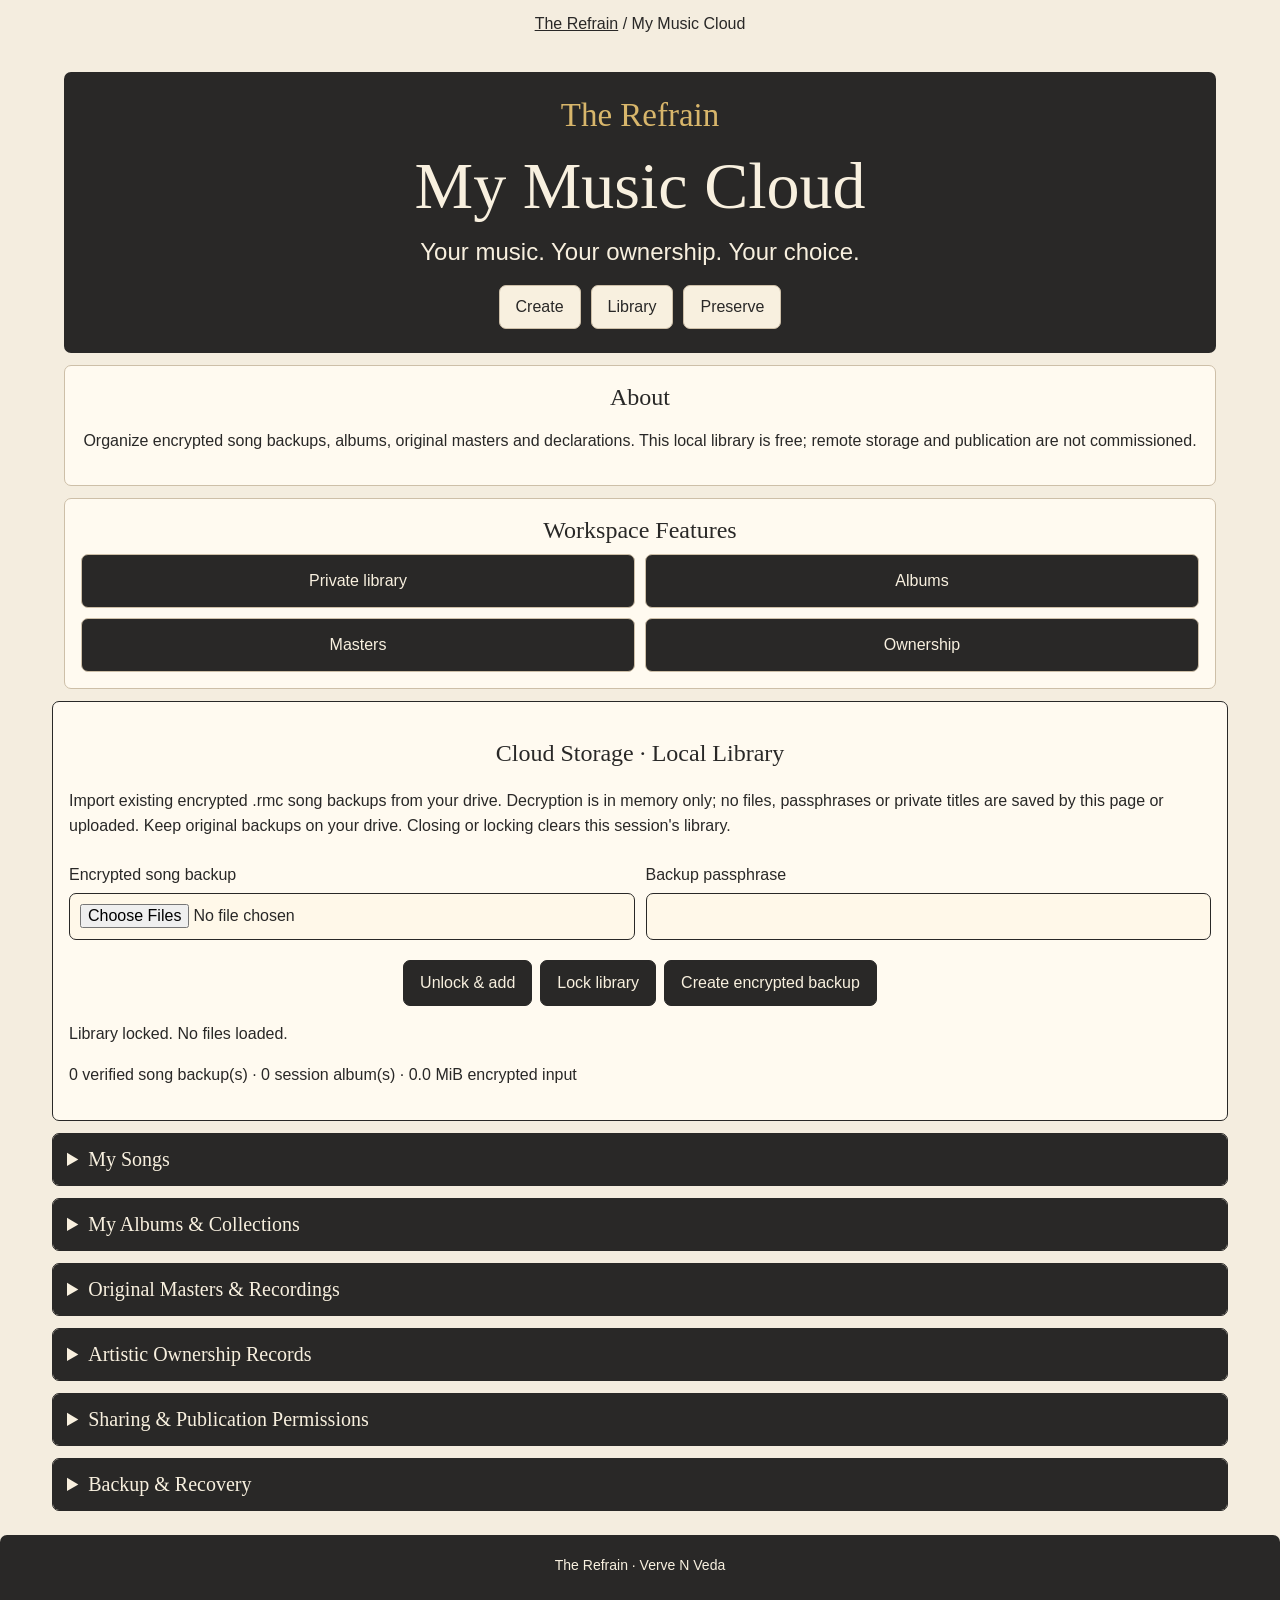
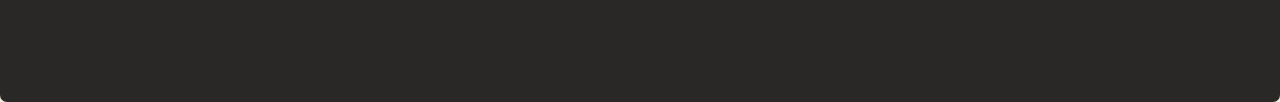
<file: apps/music-cloud.html>
<!doctype html><html lang="en"><head><meta charset="utf-8"><meta name="viewport" content="width=device-width,initial-scale=1"><meta name="referrer" content="no-referrer"><title>My Music Cloud · The Refrain</title><link rel="stylesheet" href="../assets/refrain-core.css"><style>
*{box-sizing:border-box}body{margin:0;background:#f4eddf;color:#292827;font:400 16px/1.55 Nunito,Arial,sans-serif}main{max-width:1200px;margin:auto;padding:12px}h2{font:400 24px/1.3 Cinzel,Georgia,serif;text-align:center}h3{font:400 20px Cinzel,Georgia,serif}button,input,select{font:inherit;padding:10px;border:1px solid #292827;border-radius:7px;min-height:44px;max-width:100%}input,select{background:#fff8e9;color:#292827;width:100%}button,.mc-link{background:#292827;color:#f8f0df;border:1px solid #292827;border-radius:7px;padding:10px 16px;min-height:44px;text-decoration:none;display:inline-flex;align-items:center;justify-content:center;cursor:pointer}button:disabled{opacity:.5;cursor:default}label{display:grid;gap:5px;margin:8px 0}.mc-panel,details.mc-section{border:1px solid #292827;border-radius:7px;background:#f8f0df;margin:12px 0;overflow:hidden}.mc-panel,.mc-inside{padding:16px}summary{background:#292827;color:#f8f0df;padding:14px;cursor:pointer;font:400 20px Cinzel,Georgia,serif}.mc-actions{display:flex;flex-wrap:wrap;justify-content:center;gap:8px;margin:12px 0}.mc-grid{display:grid;grid-template-columns:repeat(2,minmax(0,1fr));gap:11px}.mc-card{border:1px solid #292827;border-radius:7px;padding:14px;text-align:center;overflow-wrap:anywhere;background:#fff8e9;display:flex;flex-direction:column;align-items:center}.mc-card .mc-actions{margin-top:auto}.mc-card h3{margin:4px 0}.mc-card p{margin:6px 0}.mc-status{overflow-wrap:anywhere;white-space:pre-wrap}#mc-audio audio{width:100%}footer{text-align:center;background:#292827;color:#f8f0df;padding:20px 12px 120px;font-size:14px}@media(max-width:620px){.mc-grid{grid-template-columns:1fr}}:focus-visible{outline:3px solid #a87c30;outline-offset:2px}
</style></head><body data-refrain-core="1" data-refrain-root="../" data-refrain-title="My Music Cloud"><nav class="rf-core-crumb" aria-label="Breadcrumb"><a href="../">The Refrain</a> / My Music Cloud</nav><main><section class="rf-core-hero"><div class="rf-core-eyebrow">The Refrain</div><h1>My Music Cloud</h1><p>Your music. Your ownership. Your choice.</p><nav class="rf-core-actions"><a href="song-project.html">Create</a><a href="#mc-songs">Library</a><a href="#mc-recovery">Preserve</a></nav></section><section class="rf-core-about"><h2>About</h2><p>Organize encrypted song backups, albums, original masters and declarations. This local library is free; remote storage and publication are not commissioned.</p></section><section class="rf-core-features"><h2>Workspace Features</h2><div class="rf-core-grid"></div></section><dialog class="rf-core-dialog"><h2></h2><p></p><a href="#">Open tool</a> <button type="button">Close</button></dialog>
<div id="music-private" data-private data-i18n-ignore data-i18n-no-online data-vnv-no-dictionary>
<section class="mc-panel" id="mc-storage"><h2>Cloud Storage · Local Library</h2><p>Import existing encrypted .rmc song backups from your drive. Decryption is in memory only; no files, passphrases or private titles are saved by this page or uploaded. Keep original backups on your drive. Closing or locking clears this session's library.</p><div class="mc-grid"><label>Encrypted song backup<input id="mc-files" type="file" accept=".rmc,application/octet-stream" multiple></label><label>Backup passphrase<input id="mc-pass" type="password" autocomplete="off" maxlength="1024"></label></div><div class="mc-actions"><button id="mc-import" type="button">Unlock &amp; add</button><button id="mc-lock" type="button">Lock library</button><a class="mc-link" href="song-project.html#privateBackupPanel">Create encrypted backup</a></div><p id="mc-status" role="status" class="mc-status">Library locked. No files loaded.</p><p id="mc-count"></p></section>
<details class="mc-section" id="mc-songs"><summary>My Songs</summary><div class="mc-inside"><label>Search unlocked songs<input id="mc-search" type="search" autocomplete="off" maxlength="180"></label><div id="mc-song-list" class="mc-grid"></div></div></details>
<details class="mc-section" id="mc-albums"><summary>My Albums &amp; Collections</summary><div class="mc-inside"><p>Organize unlocked songs into session-only collections. Album labels are not written to your original backups.</p><label>Album title<input id="mc-album-name" maxlength="120" autocomplete="off"></label><button id="mc-add-album" type="button">Create album</button><div id="mc-album-list" class="mc-grid"></div></div></details>
<details class="mc-section" id="mc-masters"><summary>Original Masters &amp; Recordings</summary><div class="mc-inside"><div id="mc-master-list" class="mc-grid"></div><div id="mc-audio"></div></div></details>
<details class="mc-section" id="mc-ownership"><summary>Artistic Ownership Records</summary><div class="mc-inside"><img src="../assets/refrain-ownership-seal.svg" width="96" height="96" alt="The Refrain institutional seal"><p>Imported declarations are local unsigned claims, not issued certificates. Their exact package binding is checked during import.</p><div id="mc-ownership-list" class="mc-grid"></div></div></details>
<details class="mc-section" id="mc-sharing"><summary>Sharing &amp; Publication Permissions</summary><div class="mc-inside"><p>All imported works remain private. Public and selective sharing are unavailable until protected authorization and publication services are commissioned. Nothing in this library is automatically published.</p><p>Public archive: not commissioned.</p></div></details>
<details class="mc-section" id="mc-recovery"><summary>Backup &amp; Recovery</summary><div class="mc-inside"><p>Download an unchanged encrypted backup from a song card, or open My Song Project and restore it using the original passphrase. Lost passphrases cannot be recovered here. Keep independent copies on your own storage.</p><a class="mc-link" href="song-project.html#privateBackupPanel">Open Song Project recovery</a></div></details>
</div></main><footer>The Refrain · Verve N Veda</footer><script type="module" src="../assets/music-cloud-app.js"></script><script src="https://vervenveda.com/assets/vnv-333-ticker.js"></script><script src="https://vervenveda.com/assets/vnv-ticker-autopopulate.js"></script><script src="https://vervenveda.com/assets/vnv-header-autopopulate.js"></script><script src="../assets/refrain-core.js"></script><script src="https://vervenveda.com/assets/vnv-class-tools-toolbar.js?v=1.6.1"></script><script src="https://vervenveda.com/assets/vnv-ecosystem-toolbar.js"></script><script src="https://vervenveda.com/assets/khaemenes-campus-phrases.js" defer></script><script src="https://vervenveda.com/assets/khaemenes-interlingual-core.js" defer></script><script src="https://vervenveda.com/Khaemenes_Linguistics.github.io/assets/khaemenes-translator-loader.js?v=1.1.1" defer></script><script src="https://vervenveda.com/assets/vnv-language.js?v=20261121-half-height" defer></script><script src="https://vervenveda.com/assets/vnv-support.js" defer></script></body></html>
</file>
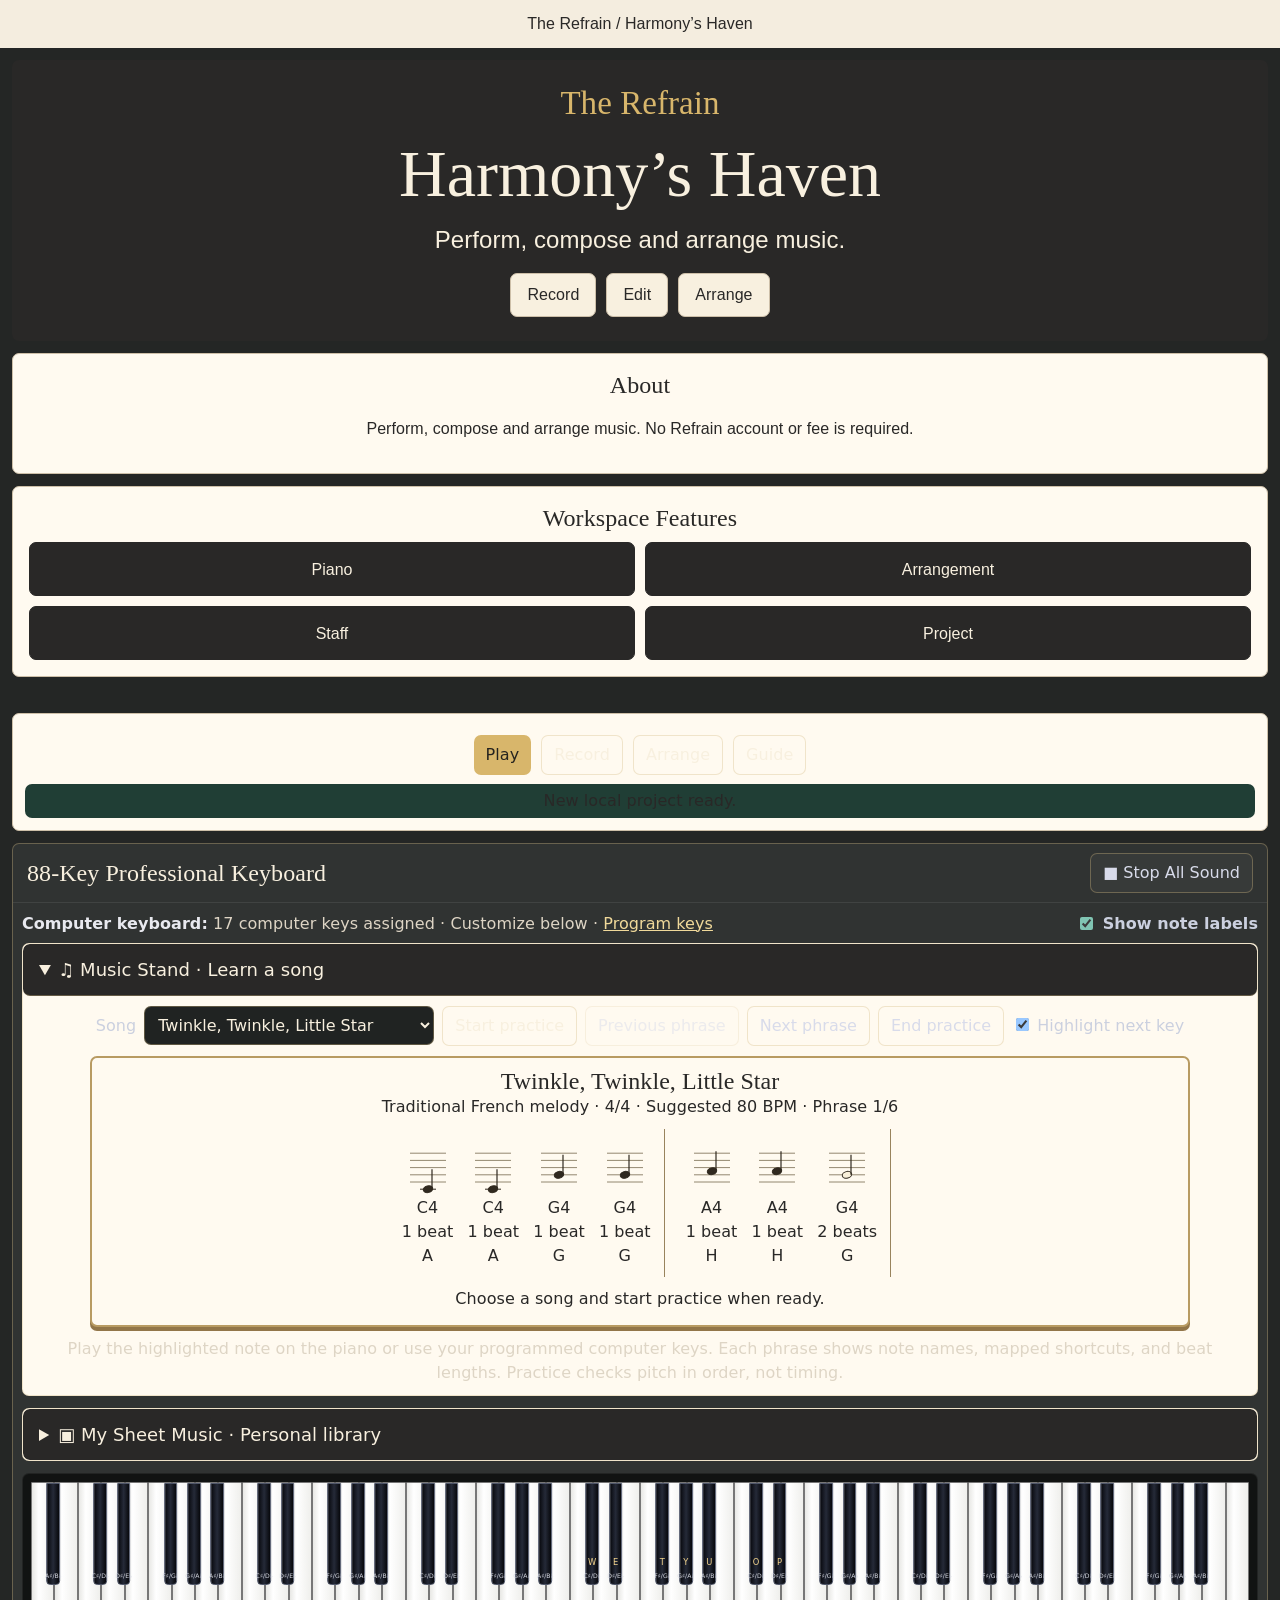
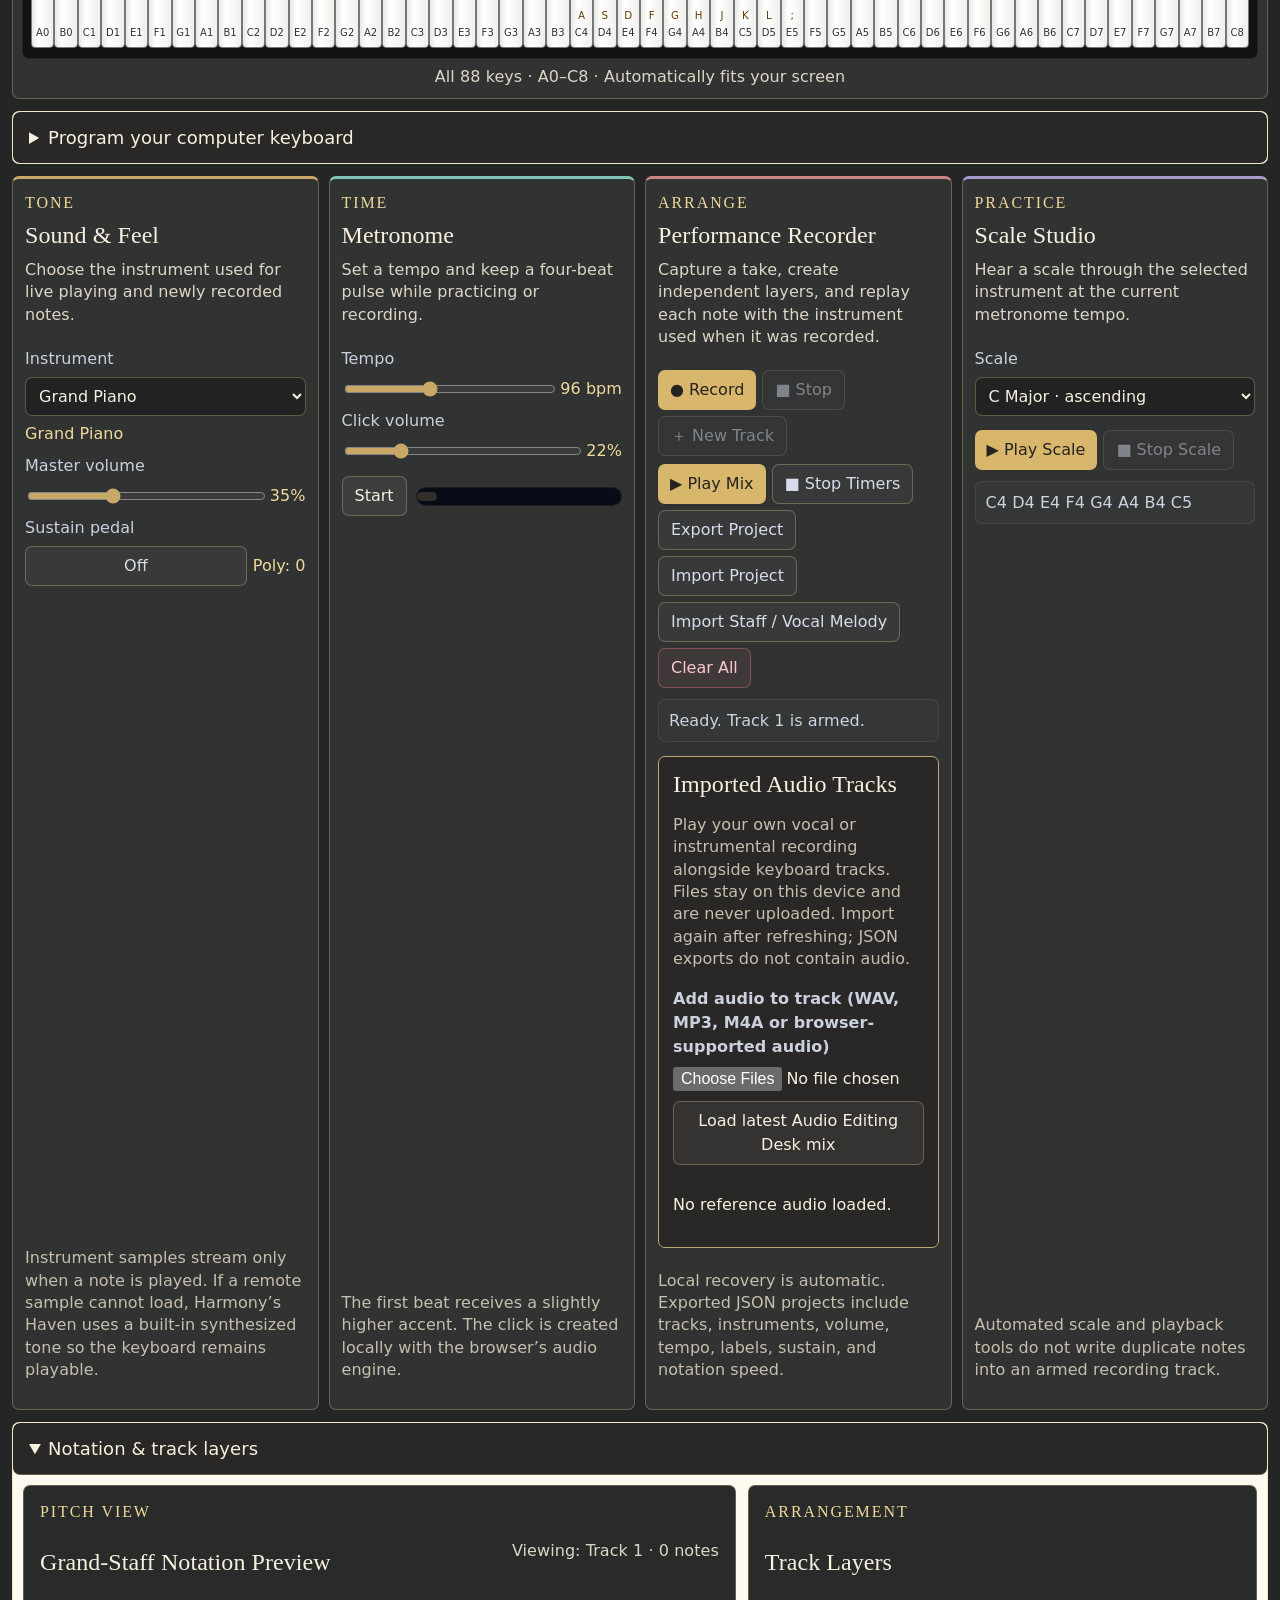
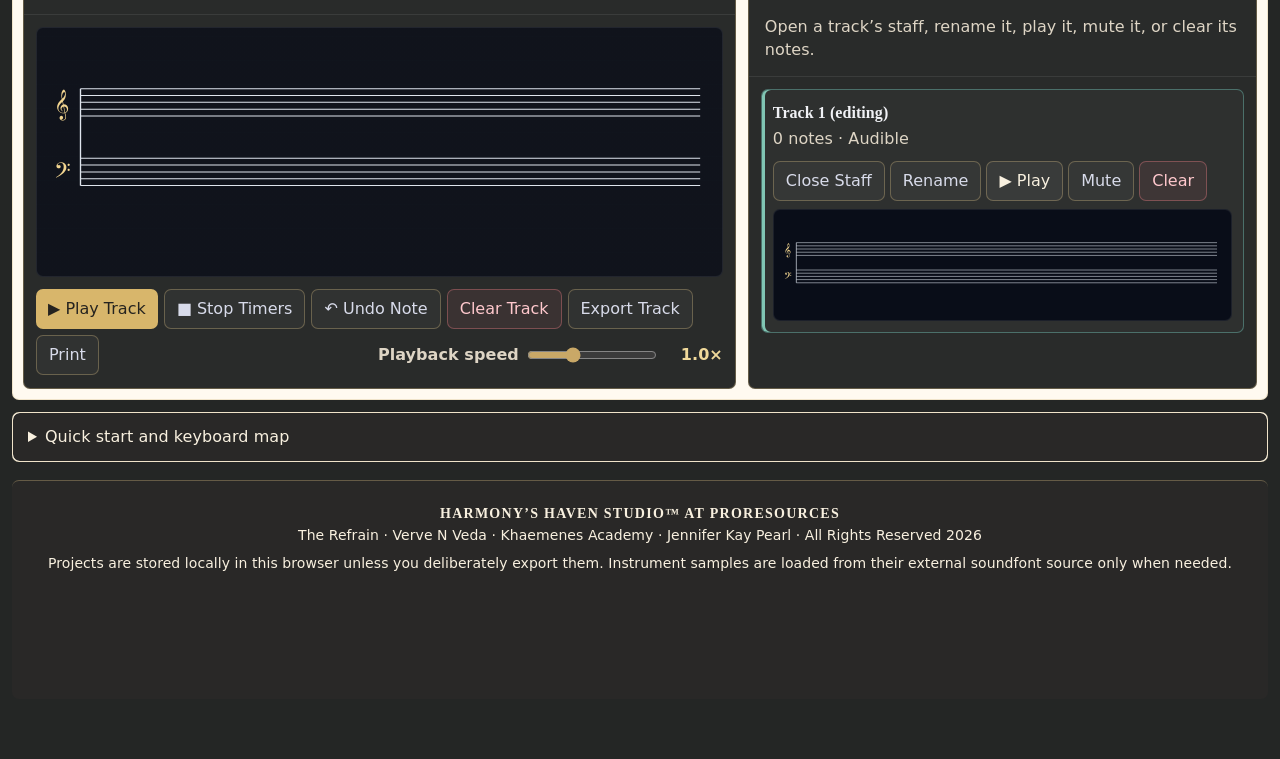
<file: apps/pro-keyboard_index.html>
<!doctype html>
<html lang="en">
<head>
<meta charset="utf-8">
<meta name="viewport" content="width=device-width,initial-scale=1,viewport-fit=cover">
<meta name="description" content="Harmony’s Haven Studio™ — a professional 88-key browser keyboard with twenty-one instruments, scale practice, metronome, multi-track recording, grand-staff notation preview, local recovery, import, export, and printing.">
<meta name="theme-color" content="#0b1020">
<meta name="color-scheme" content="dark">
<meta http-equiv="Content-Security-Policy" content="default-src 'self' data: blob:; style-src 'self' 'unsafe-inline' https://fonts.googleapis.com; font-src 'self' data: https://fonts.gstatic.com; script-src 'self' 'unsafe-inline' https://vervenveda.com; media-src 'self' data: blob: https://gleitz.github.io; connect-src 'self' https://gleitz.github.io; img-src 'self' data: blob:; object-src 'none'; frame-src blob:; base-uri 'none'; form-action 'none'">
<title>Harmony’s Haven Studio™ — Professional Keyboard</title>
<link rel="preconnect" href="https://fonts.googleapis.com">
<link rel="preconnect" href="https://fonts.gstatic.com" crossorigin>
<link href="https://fonts.googleapis.com/css2?family=Aboreto&family=Cinzel:wght@500;600;700&family=Cormorant+Garamond:wght@500;600;700&family=Montserrat:wght@400;500;600;700&display=swap" rel="stylesheet">
<style>
:root{
  --font-display:"Gaspacho","Cormorant Garamond",Georgia,serif;
  --font-brand:"Cinzel","Aboreto",Georgia,serif;
  --font-ui:"Brandon Grotesque","Montserrat",system-ui,-apple-system,"Segoe UI",sans-serif;

  --night:#0b1020;
  --night-2:#121a30;
  --night-3:#1c2745;
  --panel:#151d34;
  --panel-2:#1b2541;
  --panel-soft:rgba(25,34,61,.82);
  --paper:#f8f4eb;
  --ink:#f7f4ed;
  --muted:#aeb5c8;
  --faint:#7e879f;
  --gold:#d8b66b;
  --gold-2:#f0d99a;
  --teal:#72c8bd;
  --violet:#9485d0;
  --rose:#ce849f;
  --danger:#e77b84;
  --success:#6fd3a7;
  --line:rgba(237,215,165,.18);
  --line-soft:rgba(255,255,255,.08);
  --shadow:0 20px 65px rgba(0,0,0,.30);
  --radius:18px;
  --radius-sm:10px;
  --max:2444px;
}

*{box-sizing:border-box}
html{scroll-behavior:smooth}
body{
  margin:7px;
  min-height:100vh;
  color:var(--ink);
  background:
    radial-gradient(circle at 11% -2%,rgba(216,182,107,.18),transparent 32rem),
    radial-gradient(circle at 94% 2%,rgba(114,200,189,.12),transparent 31rem),
    linear-gradient(145deg,var(--night),#080c18 72%);
  font-family:var(--font-ui);
  letter-spacing:.004em;
}
body::before{
  content:"";
  position:fixed;
  inset:0;
  z-index:-1;
  opacity:.18;
  pointer-events:none;
  background:repeating-linear-gradient(0deg,transparent 0 27px,rgba(240,217,154,.11) 28px);
  mask-image:linear-gradient(to bottom,#000,transparent 80%);
}
a{color:inherit;text-decoration:none}
button,select,input{font:inherit}
button{cursor:pointer}
button:disabled{cursor:not-allowed;opacity:.48}
:focus-visible{outline:3px solid rgba(114,200,189,.78);outline-offset:3px}
.skip-link{
  position:fixed;
  left:12px;
  top:-70px;
  z-index:1000;
  padding:10px 14px;
  border-radius:9px;
  background:var(--paper);
  color:#171a29;
}
.skip-link:focus{top:12px}

.utility-bar{
  position:sticky;
  top:0;
  z-index:60;
  border-bottom:1px solid var(--line);
  background:rgba(8,12,24,.88);
  backdrop-filter:blur(18px);
}
.utility-inner{
  width:min(var(--max),calc(100% - 28px));
  min-height:58px;
  margin:7px;
  display:flex;
  align-items:center;
  gap:18px;
}
.studio-brand{
  display:flex;
  align-items:center;
  gap:14px;
  min-width:0;
}
.studio-mark{
  width:44px;
  height:33px;
  border:2px solid rgba(240,217,154,.42);
  border-radius:7px;
  display:grid;
  place-items:center;
  background:linear-gradient(145deg,rgba(216,182,107,.19),rgba(114,200,189,.10));
  color:var(--gold-2);
  font-family:var(--font-brand);
  font-size:.07rem;
  font-weight:333;
  letter-spacing:.08em;
}
.studio-brand strong{
  display:block;
  font-family:var(--font-brand);
  font-size:1rem;
  font-weight:600;
  letter-spacing:.12em;
  text-transform:uppercase;
}
.studio-brand span{
  display:block;
  margin-top:2px;
  color:var(--muted);
  font-size:1.4rem;
}
.utility-links{
  margin-left:auto;
  display:flex;
  align-items:center;
  justify-content:flex-end;
  gap:6px;
  flex-wrap:wrap;
}
.utility-links a{
  padding:11px 11px;
  border:1px solid transparent;
  border-radius:8px;
  color:#d7dbea;
  font-size:1.64rem;
  font-weight:600;
}
.utility-links a:hover{
  border-color:var(--line);
  background:rgba(255,255,255,.045);
}

.studio-shell{
  width:min(var(--max),calc(100% - 24px));
  margin:11px;
  padding:32px 0px 66px;
}

.studio-hero{
  display:grid;
  grid-template-columns:minmax(0,1fr) auto;
  gap:28px;
  align-items:center;
  margin-bottom:16px;
  padding:29px 31px;
  border:1px solid var(--line);
  border-radius:22px;
  background:
    radial-gradient(circle at 92% 0%,rgba(114,200,189,.11),transparent 25rem),
    radial-gradient(circle at 0% 100%,rgba(216,182,107,.10),transparent 28rem),
    linear-gradient(145deg,rgba(24,33,59,.96),rgba(13,19,36,.96));
  box-shadow:var(--shadow);
}
.eyebrow{
  color:var(--gold-2);
  font-family:var(--font-brand);
  font-size:2rem;
  font-weight:600;
  letter-spacing:.20em;
  text-transform:uppercase;
}
h1,h2,h3{
  font-family:var(--font-display);
  font-weight:444;
}
h1{
  margin:14px 11px 24px;
  font-size:clamp(3.5rem,5vw,4.5rem);
  line-height:.94;
  letter-spacing:-.07em;
}
.hero-subtitle{
  margin:7px 7px 11px;
  color:var(--gold-2);
  font-family:var(--font-brand);
  font-size:1.2rem;
  font-weight:600;
  letter-spacing:.16em;
  text-transform:uppercase;
}
.hero-copy{
  max-width:880px;
  margin:1px;
  color:#c9cfde;
  font-size:1.3rem;
  line-height:1.72;
}
.hero-links{
  display:flex;
  gap:9px;
  flex-wrap:wrap;
  margin-top:17px;
}
.hero-status{
  min-width:255px;
  display:grid;
  gap:9px;
}
.status-card{
  padding:12px 14px;
  border:1px solid var(--line-soft);
  border-radius:12px;
  background:rgba(255,255,255,.035);
}
.status-card strong{
  display:block;
  font-family:var(--font-display);
  font-size:1.11rem;
}
.status-card span{
  display:block;
  margin-top:3px;
  color:var(--muted);
  font-size:1rem;
  line-height:1.45;
}
.project-status{
  min-height:38px;
  padding:10px 12px;
  border-left:3px solid var(--teal);
  border-radius:8px;
  background:rgba(114,200,189,.07);
  color:#cfe9e5;
  font-size:1.65rem;
  line-height:1.45;
}

.button,button{
  min-height:38px;
  border:1px solid var(--line);
  border-radius:8px;
  padding:8px 12px;
  display:inline-flex;
  align-items:center;
  justify-content:center;
  gap:7px;
  background:rgba(255,255,255,.055);
  color:var(--ink);
  font-size:1.5rem;
  font-weight:650;
  transition:transform .15s ease,background .15s ease,border-color .15s ease;
  box-shadow:none;
}
.button:hover,button:hover:not(:disabled){
  transform:translateY(-1px);
  border-color:rgba(240,217,154,.48);
  background:rgba(255,255,255,.085);
}
.button.primary,button.primary,#recBtn,#playMixBtn,#playScaleBtn,#playStaffBtn{
  border:0;
  color:#17140c;
  background:linear-gradient(135deg,var(--gold-2),#c89d4b);
}
.button.teal{
  border:0;
  color:#071715;
  background:linear-gradient(135deg,#9ae0d6,#62afa7);
}
button.secondary{
  color:#d8dbea;
  background:rgba(255,255,255,.035);
}
button.on{
  border-color:rgba(114,200,189,.55);
  background:rgba(114,200,189,.15);
  color:#d9f6f1;
}
button.danger{
  border-color:rgba(231,123,132,.38);
  color:#ffc8cd;
  background:rgba(231,123,132,.09);
}
button.small{
  min-height:32px;
  padding:6px 9px;
  font-size:.1.61rem;
}

.quick-guide{
  margin-bottom:16px;
  border:1px solid var(--line);
  border-radius:14px;
  background:var(--panel-soft);
  overflow:hidden;
}
.quick-guide summary{
  padding:12px 15px;
  cursor:pointer;
  color:#dfe3ed;
  font-size:1rem;
  font-weight:650;
}
.quick-guide-content{
  display:grid;
  grid-template-columns:repeat(4,1fr);
  gap:9px;
  padding:0 12px 12px;
}
.guide-step{
  min-height:90px;
  padding:11px;
  border:1px solid var(--line-soft);
  border-radius:10px;
  background:rgba(255,255,255,.028);
}
.guide-step strong{
  display:block;
  color:var(--gold-2);
  font-family:var(--font-display);
  font-size:2rem;
}
.guide-step span{
  display:block;
  margin-top:4px;
  color:var(--muted);
  font-size:1.62rem;
  line-height:1.5;
}

.studio-section{
  margin-top:14px;
  border:1px solid var(--line);
  border-radius:var(--radius);
  background:linear-gradient(145deg,rgba(21,29,52,.96),rgba(12,18,34,.96));
  box-shadow:0 14px 45px rgba(0,0,0,.21);
}
.section-head{
  display:flex;
  align-items:center;
  justify-content:space-between;
  gap:18px;
  padding:15px 17px;
  border-bottom:1px solid var(--line-soft);
}
.section-head h2{
  margin:4px 0 0;
  font-size:1.9rem;
  line-height:1;
}
.section-head p{
  max-width:740px;
  margin:3px 0 0;
  color:var(--muted);
  font-size:1.65rem;
  line-height:1.5;
}
.section-actions{
  display:flex;
  gap:7px;
  flex-wrap:wrap;
  justify-content:flex-end;
}

.keyboard-body{padding:13px}
.keyboard-help{
  display:flex;
  justify-content:space-between;
  align-items:center;
  gap:15px;
  margin-bottom:10px;
  color:var(--muted);
  font-size:1rem;
  line-height:1.5;
}
.keyboard-help strong{color:#e8e9ef}
.note-toggle{
  display:flex;
  align-items:center;
  gap:7px;
  flex:0 0 auto;
}
.note-toggle input{accent-color:var(--teal)}
.piano{
  position:relative;
  overflow-x:auto;
  padding:14px 12px 17px;
  border:1px solid rgba(255,255,255,.07);
  border-radius:14px;
  background:
    linear-gradient(180deg,rgba(255,255,255,.035),transparent 28%),
    #04060c;
  scrollbar-color:var(--gold) #080b13;
  scrollbar-width:thin;
  touch-action:none;
}
.keys-row{
  position:relative;
  display:flex;
  justify-content:flex-start;
  gap:2px;
  user-select:none;
  touch-action:none;
}
.key.white{
  position:relative;
  flex:0 0 44px;
  max-width:44px;
  height:196px;
  display:flex;
  align-items:flex-end;
  justify-content:center;
  padding-bottom:8px;
  border:1px solid #777;
  border-radius:0 0 7px 7px;
  background:linear-gradient(90deg,#e8e8e5,#fff 32%,#efefec);
  color:#31333a;
  cursor:pointer;
  font-family:var(--font-ui);
  font-size:56rem;
  font-weight:650;
  transition:transform .05s ease,background .06s ease,box-shadow .06s ease;
  touch-action:none;
}
.key.white.active{
  z-index:2;
  transform:translateY(2px);
  background:linear-gradient(180deg,#f4d58d,#fff1c7);
  box-shadow:0 0 18px rgba(216,182,107,.7);
}
.black-key{
  position:absolute;
  left:50%;
  top:0;
  z-index:3;
  width:62%;
  height:61%;
  display:flex;
  align-items:flex-end;
  justify-content:center;
  padding-bottom:7px;
  border:1px solid #4f5669;
  border-radius:0 0 6px 6px;
  transform:translateX(-50%);
  background:linear-gradient(90deg,#07080d,#252a38 50%,#06070b);
  color:#d9dce5;
  cursor:pointer;
  font-size:.44rem;
  touch-action:none;
}
.black-key.active{
  transform:translateX(-50%) translateY(2px);
  background:linear-gradient(180deg,#6d5b36,#0a0b10);
  box-shadow:0 0 16px rgba(216,182,107,.72);
}
.note-label{pointer-events:none}

.control-grid{
  display:grid;
  grid-template-columns:repeat(4,minmax(0,1fr));
  gap:10px;
  margin-top:14px;
}
.control-card{
  min-height:310px;
  padding:16px;
  border:1px solid var(--line);
  border-radius:15px;
  display:flex;
  flex-direction:column;
  background:
    radial-gradient(circle at 100% 0%,rgba(114,200,189,.06),transparent 18rem),
    var(--panel-soft);
  box-shadow:0 12px 35px rgba(0,0,0,.17);
}
.control-card h2{
  margin:5px 0 6px;
  font-size:1.77em;
}
.card-copy{
  margin:0 0 13px;
  color:var(--muted);
  font-size:1rem;
  line-height:1.55;
}
.control-row{
  display:grid;
  grid-template-columns:112px minmax(0,1fr) auto;
  gap:9px;
  align-items:center;
  margin-top:10px;
}
.control-row.actions{
  grid-template-columns:1fr;
  display:flex;
  flex-wrap:wrap;
}
label,.control-label{
  color:#cbd0df;
  font-size:1rem;
  font-weight:600;
}
select{
  width:100%;
  min-width:0;
  border:1px solid var(--line);
  border-radius:8px;
  padding:8px 9px;
  background:#0b1121;
  color:var(--ink);
  font-size:1rem;
}
input[type="range"]{
  width:100%;
  min-width:90px;
  accent-color:var(--gold);
}
.val{
  min-width:58px;
  color:var(--gold-2);
  text-align:right;
  font-size:1rem;
  font-weight:650;
}
.card-note{
  margin-top:auto;
  padding-top:12px;
  color:var(--faint);
  font-size:1rem;
  line-height:1.52;
}
.rec-status,.scale-notes{
  min-height:36px;
  margin-top:11px;
  padding:9px 10px;
  border:1px solid var(--line-soft);
  border-radius:9px;
  background:rgba(255,255,255,.025);
  color:#cdd3e0;
  font-size:1rem;
  line-height:1.45;
}
.pulse-bar{
  position:relative;
  flex:1;
  height:19px;
  overflow:hidden;
  border:1px solid var(--line-soft);
  border-radius:999px;
  background:#080c17;
}
.pulse-dot{
  position:absolute;
  left:0;
  top:4px;
  width:20px;
  height:9px;
  border-radius:999px;
  background:var(--gold);
  box-shadow:0 0 14px rgba(216,182,107,.66);
  transition:left .08s ease-out,opacity .08s ease;
}
.pulse-dot.off{opacity:.22;box-shadow:none}
.metro-strip{
  display:flex;
  align-items:center;
  gap:9px;
  margin-top:13px;
}

.arranger-grid{
  display:grid;
  grid-template-columns:minmax(0,1.35fr) minmax(340px,.65fr);
  gap:12px;
  margin-top:14px;
}
.notation-section,.tracks-section{
  margin:0;
  border:1px solid var(--line);
  border-radius:var(--radius);
  background:linear-gradient(145deg,rgba(21,29,52,.96),rgba(12,18,34,.96));
  box-shadow:0 14px 45px rgba(0,0,0,.21);
  overflow:hidden;
}
.staff-header,.tracks-header{
  display:flex;
  align-items:center;
  justify-content:space-between;
  gap:15px;
  padding:14px 16px;
  border-bottom:1px solid var(--line-soft);
}
.staff-header h2,.tracks-header h2{
  margin:4px 7px 4;
  font-size:1.55rem;
}
.staff-header span,.tracks-header span{
  color:var(--muted);
  font-size:1rem;
  line-height:1.45;
}
#staffMain{
  min-height:250px;
  margin:12px;
  padding:8px;
  border:1px solid var(--line-soft);
  border-radius:11px;
  overflow:visible;
  background:
    linear-gradient(rgba(9,13,24,.78),rgba(9,13,24,.78)),
    repeating-linear-gradient(0deg,transparent 0 23px,rgba(255,255,255,.025) 24px);
}
#staffMain svg{
  width:100%;
  min-height:220px;
  height:220px;
  display:block;
  overflow:visible;
}
.staff-controls{
  display:flex;
  align-items:center;
  gap:6px;
  flex-wrap:wrap;
  padding:0 12px 13px;
}
.staff-speed-label{
  margin-left:auto;
  color:var(--muted);
  font-size:1rem;
}
#staffSpeed{width:130px}
#tracksList{
  max-height:720px;
  overflow:auto;
  display:grid;
  gap:8px;
  padding:12px;
  scrollbar-color:var(--gold) #080b13;
  scrollbar-width:thin;
}
.track-row{
  padding:11px;
  border:1px solid var(--line-soft);
  border-radius:11px;
  background:rgba(255,255,255,.027);
}
.track-row.selected{
  border-color:rgba(114,200,189,.42);
  box-shadow:inset 3px 0 0 var(--teal);
}
.track-main{
  display:flex;
  align-items:center;
  justify-content:space-between;
  gap:10px;
  flex-wrap:wrap;
}
.track-info{display:grid;gap:2px}
.track-name{
  color:#f0f1f5;
  font-family:var(--font-display);
  font-size:1rem;
  font-weight:600;
}
.track-meta{
  color:var(--muted);
  font-size:1rem;
}
.track-buttons{
  display:flex;
  gap:5px;
  flex-wrap:wrap;
}
.track-staff{
  min-height:100px;
  margin-top:8px;
  padding:5px;
  border:1px solid var(--line-soft);
  border-radius:8px;
  background:#090d18;
  overflow:visible;
}
.track-staff svg{
  width:100%;
  height:100px;
  min-height:100px;
  display:block;
  overflow:visible;
}

.studio-footer{
  margin-top:18px;
  padding:22px 16px 5px;
  border-top:1px solid var(--line);
  text-align:center;
  color:var(--muted);
  font-size:1rem;
  line-height:1.55;
}
.studio-footer strong{
  color:var(--gold-2);
  font-family:var(--font-brand);
  font-size:1rem;
  font-weight:600;
  letter-spacing:.09em;
  text-transform:uppercase;
}
.local-note{
  margin-top:6px;
  color:var(--faint);
  font-size:1rem;
}

@media(max-width:1180px){
  .control-grid{grid-template-columns:repeat(2,minmax(0,1fr))}
  .arranger-grid{grid-template-columns:1fr}
}
@media(max-width:820px){
  .studio-hero{grid-template-columns:1fr}
  .hero-status{grid-template-columns:1fr 1fr;min-width:0}
  .project-status{grid-column:1/-1}
  .quick-guide-content{grid-template-columns:repeat(2,1fr)}
  .utility-links a:nth-child(3){display:none}
}
@media(max-width:620px){
  .utility-inner{min-height:54px}
  .studio-brand span{display:none}
  .utility-links a{font-size:.58rem;padding:7px}
  .studio-shell{width:min(100% - 12px,var(--max));padding-top:10px}
  .studio-hero{padding:22px 18px;border-radius:17px}
  h1{font-size:2.65rem}
  .hero-status{grid-template-columns:1fr}
  .project-status{grid-column:auto}
  .quick-guide-content{grid-template-columns:1fr}
  .section-head,.staff-header,.tracks-header{
    align-items:flex-start;
    flex-direction:column;
  }
  .section-actions{justify-content:flex-start}
  .keyboard-help{align-items:flex-start;flex-direction:column}
  .control-grid{grid-template-columns:1fr}
  .control-card{min-height:0}
  .control-row{grid-template-columns:95px minmax(0,1fr)}
  .control-row .val{grid-column:2}
  .staff-speed-label{margin-left:0}
  #staffSpeed{width:100px}
}
@media(prefers-reduced-motion:reduce){
  *{scroll-behavior:auto!important;transition:none!important}
}

/* Harmony's Haven — performance-first workstation */
:root{--night:#242625;--night-2:#303332;--panel:#303332;--panel-soft:#303332;--ink:#f8f0df;--muted:#ded5c5;--faint:#c8beae;--gold:#c9a867;--gold-2:#f0d99a;--teal:#80c5b3;--line:rgba(213,185,129,.35);--radius:7px;--radius-sm:7px;--font-display:Cinzel,Georgia,serif;--font-brand:Cinzel,Georgia,serif;--font-ui:"Brandon Grotesque",Nunito,system-ui,sans-serif}
html{scroll-padding-top:70px}body{margin:0;background:#242625;font-size:16px;line-height:1.5}body::before{display:none}.utility-bar{position:static;background:#c9ad76;color:#262626}.utility-inner{width:calc(100% - 32px);margin:auto;min-height:48px;gap:12px}.studio-brand{gap:10px}.studio-brand strong{font-size:16px;font-weight:400}.studio-mark{width:33px;height:33px;color:#262626;border-color:#65532f;font-size:16px;font-weight:400}.utility-links a{font-size:16px;font-weight:400;color:#262626;padding:5px 8px}.utility-links{gap:4px}.studio-shell{width:calc(100% - 32px);max-width:2444px;margin:0 auto;padding:12px 0 60px}.studio-hero{display:block;text-align:center;padding:16px 12px 12px;margin:0 0 12px;border-radius:7px;background:#292b2a;box-shadow:none}.eyebrow{font-size:16px;font-weight:400;letter-spacing:.12em}h1{font:400 clamp(33px,4vw,55px)/1.15 var(--font-display);letter-spacing:0;margin:5px 0}.hero-subtitle{font:400 16px/1.4 var(--font-ui);letter-spacing:.04em;margin:5px 0;color:var(--muted);text-transform:none}.hero-links{justify-content:center;margin:9px 0 0;gap:7px}.project-status{font-size:16px;min-height:0;margin-top:9px;padding:5px 10px;border:0;background:#203e35;border-radius:7px}.button,button,button.small{font-size:16px;font-weight:400;min-height:40px;border-radius:7px;padding:7px 12px}.button:hover,button:hover:not(:disabled){transform:none}.button.primary,button.primary,#recBtn,#playMixBtn,#playScaleBtn,#playStaffBtn{background:#d8b66b;color:#25231f}.studio-section{margin:0;border-radius:7px;background:#303332;box-shadow:none}.section-head{padding:9px 14px;gap:10px}.section-head h2{font-size:24px;line-height:1.25;margin:0}.section-head p{font-size:16px;line-height:1.4;margin:3px 0}.keyboard-body{padding:9px}.keyboard-help{margin:0 0 7px;font-size:16px;flex-wrap:wrap}.piano{padding:10px 10px 13px;border-radius:7px;touch-action:pan-x;overflow-x:auto;background:#111312}.keys-row{gap:0;width:100%;min-width:1560px;isolation:isolate}.key.white{flex:1 0 0;min-width:0;max-width:none;height:clamp(145px,17vw,220px);font-size:16px;font-weight:400;padding-bottom:7px;border-radius:0 0 4px 4px}.black-key{left:100%;width:64%;height:62%;font-size:16px;border-radius:0 0 4px 4px;z-index:3}.key.white.active{z-index:auto;transform:none;background:#f3d38c}.black-key.active{background:#b58a42;color:#171717}.keys-row.hh-fit{min-width:780px}.keys-row.hh-fit .note-label{font-size:16px}.hh-keynav{display:flex;align-items:center;gap:7px;flex-wrap:wrap;justify-content:center;margin:8px 0 0}.hh-keynav button{min-height:36px;padding:5px 12px}.hh-keynav span{font-size:16px;color:var(--muted)}.control-grid{grid-template-columns:repeat(4,minmax(0,1fr));gap:10px;margin:12px 0}.control-card{min-width:0;min-height:0;padding:12px;border-radius:7px;background:#303332;box-shadow:none;border-top:3px solid var(--gold)}.control-card:nth-child(2){border-top-color:#80c5b3}.control-card:nth-child(3){border-top-color:#c98689}.control-card:nth-child(4){border-top-color:#a99acb}.control-card h2{font-size:24px;margin:2px 0 6px}.card-copy,.card-note{font-size:16px;line-height:1.4}.card-note{padding-top:8px}.control-row{grid-template-columns:minmax(0,1fr) auto;gap:6px;margin-top:8px}.control-row>label,.control-row>.control-label{grid-column:1/-1;font-weight:400}.control-row>select{grid-column:1/-1}.control-row .val{min-width:0;font-size:16px;font-weight:400}.control-row:has(#instrumentSelect) .val{grid-column:1/-1;text-align:left}input[type=range]{min-width:0}select{background:#202322;border-radius:7px;font-size:16px}.control-row.actions{gap:6px}.rec-status,.scale-notes{font-size:16px;border-radius:7px}.hh-drawer{border:1px solid var(--line);border-radius:7px;background:#303332;margin:12px 0;overflow:hidden}.hh-drawer>summary{padding:12px 16px;font-size:18px;color:var(--gold-2);cursor:pointer}.hh-drawer[open]>summary{border-bottom:1px solid var(--line)}.arranger-grid{margin:10px;grid-template-columns:minmax(0,1.4fr) minmax(0,1fr)}.notation-section,.tracks-section{min-width:0;background:#292b2a;border-radius:7px;box-shadow:none}.staff-header h2,.tracks-header h2{font-size:24px}.staff-header,.tracks-header{flex-wrap:wrap}.track-row,.track-staff,#staffMain{border-radius:7px}.quick-guide{margin:12px 0;border-radius:7px;background:#303332}.quick-guide summary{font-size:16px;font-weight:400;color:var(--gold-2)}.guide-step{min-height:0}.guide-step strong{font-size:18px;font-weight:400}.guide-step span{font-size:16px}.studio-footer{font-size:16px}.local-note{font-size:16px}.hh-breadcrumb{margin-bottom:8px;color:var(--muted);font-size:16px}.hh-breadcrumb a{text-decoration:underline}.hh-octave{display:flex;gap:0;margin:0 10px 3px;min-width:0}.hh-octave span{font-size:16px;color:var(--gold-2)}@media(max-width:1250px){.control-grid{grid-template-columns:repeat(2,minmax(0,1fr))}}@media(max-width:850px){.arranger-grid{grid-template-columns:1fr}.utility-links a{font-size:16px}.studio-shell{width:calc(100% - 20px)}.quick-guide-content{grid-template-columns:repeat(2,minmax(0,1fr))}}@media(max-width:560px){.control-grid{grid-template-columns:1fr}.studio-hero{padding:12px 8px}.utility-inner{width:calc(100% - 16px);flex-wrap:wrap}.utility-links{margin-left:0}.utility-links a{font-size:16px}.section-head{align-items:flex-start}.quick-guide-content{grid-template-columns:1fr}.keyboard-help{align-items:flex-start}.hh-keynav{justify-content:flex-start}.hero-links .button{padding:6px 9px}.key.white{height:160px}}


/* Full-width, fixed 88-note range: no horizontal keyboard scrolling. */
.studio-shell{width:calc(100% - 24px);max-width:none;margin-inline:auto;min-width:0}
.studio-section,.keyboard-body,.piano{min-width:0;width:100%}
.piano{overflow:hidden;touch-action:none;padding:8px 8px 10px;container-type:inline-size}
.keys-row,.keys-row.hh-fit{width:100%;min-width:0;max-width:100%;gap:0}
.key.white{flex:1 1 0;min-width:0;width:0;max-width:none;height:clamp(96px,13vw,196px);padding:0 0 6px;border-width:0.5px}
.black-key{left:100%;width:64%;height:62%;min-width:0;padding:0 0 4px}
.key.white>.note-label{font-size:clamp(6px,0.78vw,13px);white-space:nowrap}
.black-key>.note-label{font-size:clamp(5px,0.48vw,9px);white-space:nowrap}
@container (max-width:1000px){.black-key>.note-label{display:none}.key.white:not([data-note^="C"]):not([data-note="A0"])>.note-label{display:none}}
@container (max-width:520px){.key.white>.note-label{display:none}.key.white[data-note="C4"]>.note-label{display:block}}
.hh-keynav{margin-top:6px;font-size:16px}
@media(max-width:560px){.studio-shell{width:calc(100% - 12px)}.keyboard-body{padding:5px}.piano{padding:5px 4px 7px}.key.white{height:100px;border-radius:0 0 2px 2px}.black-key{border-radius:0 0 2px 2px}}
.hh-map-body{padding:14px}.hh-map-actions{display:flex;gap:8px;align-items:center;flex-wrap:wrap}.hh-map-actions select{width:100px}.hh-shortcut{position:absolute;bottom:24px;left:0;right:0;text-align:center;font-size:clamp(5px,.8vw,12px);color:#653f08;pointer-events:none;overflow:hidden}.black-key>.hh-shortcut{bottom:15px;color:#f4d58d;font-size:clamp(5px,.65vw,10px)}#hhMapJump{text-decoration:underline;color:var(--gold-2)}
/* Music stand */.hh-musicstand{margin:6px 0 10px;background:#34352e}.hh-stand-body{padding:10px}.hh-stand-toolbar{display:flex;flex-wrap:wrap;align-items:center;justify-content:center;gap:8px;margin-bottom:10px}.hh-stand-toolbar select{width:min(100%,290px)}.hh-stand-toolbar label{font-weight:400}.hh-sheet{max-width:1100px;margin:auto;background:#f8efd9;color:#30291f;border:2px solid #b89b62;border-radius:7px;padding:10px 16px;text-align:center;box-shadow:0 4px 0 #927649}.hh-song-title{font:400 24px Georgia,serif}.hh-song-score{display:flex;justify-content:center;flex-wrap:wrap;gap:8px;margin:10px 0}.hh-song-bar{display:flex;flex-wrap:wrap;justify-content:center;gap:4px;padding:4px 8px;border-right:1px solid #98835d}.hh-song-note{display:flex;flex-direction:column;align-items:center;min-width:42px;padding:4px;border:1px solid transparent;border-radius:4px;font-size:16px}.hh-song-note small{font-size:16px}.hh-song-note.current{background:#e5c36c;border-color:#8c682d}.hh-song-note.done{color:#356345}.hh-song-note svg{width:38px;height:58px;display:block}.hh-stand-note{text-align:center;margin:10px 0 0;color:var(--muted)}#hhSongStatus{margin:4px 0;font-size:16px}.keys-row [data-note].hh-target{outline:2px solid #169d81;outline-offset:-2px;background:#97dfbf;color:#163e2d}.keys-row .black-key.hh-target{background:#237d65;color:#fff}.keys-row [data-note].active{background:#e8be64!important}@media(max-width:600px){.hh-sheet{padding:8px 4px}.hh-song-note{min-width:33px;padding:2px}.hh-song-bar{padding:2px 3px}.hh-song-note svg{width:30px}}
.hh-library-body{padding:12px}.hh-library-body>p{margin:4px 0 12px}.hh-library-actions{display:flex;flex-wrap:wrap;align-items:center;gap:8px}.hh-library-actions input[type=search]{min-width:140px;max-width:100%;padding:8px 12px;border:1px solid var(--line);border-radius:7px;background:#202322;color:var(--ink);font-size:16px}.hh-library-actions select{width:auto;max-width:100%}.hh-library-list{display:grid;grid-template-columns:repeat(auto-fit,minmax(min(100%,250px),1fr));gap:8px}.hh-library-item{border:1px solid var(--line);padding:10px;border-radius:7px;min-width:0;display:flex;flex-direction:column;gap:7px}.hh-library-item h3{font:400 19px Georgia,serif;margin:0;overflow-wrap:anywhere}.hh-library-item .hh-library-actions{margin-top:auto}.hh-library-note{font-size:16px;color:var(--muted)}.hh-personal-stand{border:1px solid var(--gold);border-radius:7px;background:#34352e;padding:10px;margin:8px 0}.hh-personal-stand[hidden]{display:none}.hh-personal-stand h2{font-size:24px;margin:0 auto 0 0}.hh-personal-viewer{max-height:44vh;min-height:130px;overflow:auto;background:#f8efd9;margin-top:10px;border-radius:7px;text-align:center;color:#292522}.hh-personal-viewer img{display:block;margin:auto;height:auto;max-width:none}.hh-personal-viewer iframe{display:block;border:0;width:100%;height:42vh;min-height:180px}.hh-personal-viewer p{padding:10px}.hh-personal-stand>p{margin:5px 0}.hh-library-item small{overflow-wrap:anywhere}
</style>
<link rel="stylesheet" href="../assets/refrain-core.css"><style id="harmony-feature-contrast">
/* Uniform charcoal feature controls with legible 16px cream text. */
.rf-core-features .rf-core-grid :is(button,a,[role="button"]){font-size:16px!important;line-height:1.45!important;border-radius:7px!important}
.rf-core-features .rf-core-grid :is(button,a,[role="button"]):not(:disabled){background:#292827!important;color:#f8f0df!important;border:1px solid #292827!important}
.rf-core-features .rf-core-grid :is(button,a,[role="button"]):disabled{background:#fffaf0!important;color:#292827!important;border:1px solid #cdbfa8!important;opacity:.75!important}
.rf-core-features .rf-core-grid :is(button,a,[role="button"]):focus-visible{outline:3px solid #a88a4e!important;outline-offset:2px}
.rf-core-features .rf-core-grid :is(button,a,[role="button"]):not(:disabled):hover{background:#45413b!important;color:#f8f0df!important}
</style></head>
<body data-refrain-core="1" data-refrain-root="../" data-refrain-title="Harmony’s Haven"><nav class="rf-core-crumb" aria-label="Breadcrumb"><a href="../">The Refrain</a> / Harmony’s Haven</nav><section class="rf-core-hero" aria-label="Workspace introduction"><div class="rf-core-eyebrow">The Refrain</div><h1 id="studioTitle">Harmony’s Haven</h1><p>Perform, compose and arrange music.</p><nav class="rf-core-actions" aria-label="Music workspaces"><a href="../apps/recording-booth.html">Record</a><a href="../apps/audio-editing-desk.html">Edit</a><a href="../apps/pro-keyboard_index.html">Arrange</a></nav></section><section class="rf-core-about"><h2>About</h2><p>Perform, compose and arrange music. No Refrain account or fee is required.</p></section><section class="rf-core-features"><h2>Workspace Features</h2><div class="rf-core-grid"></div></section><dialog class="rf-core-dialog"><h2></h2><p></p><a href="#">Open tool</a> <button type="button">Close</button></dialog>

<a class="skip-link" href="#keyboardSection">Skip to the keyboard</a>



<main class="studio-shell" data-i18n-no-online data-vnv-no-dictionary data-i18n-ignore>
  <section class="rf-core-local-tools" aria-label="Keyboard shortcuts"><nav class="hero-links" aria-label="Studio shortcuts"><a class="button primary" href="#keyboardSection">Play</a><a class="button" href="#recorderCard">Record</a><a class="button" href="#notationSection" data-open-arranger>Arrange</a><a class="button" href="#quickGuide" data-open-guide>Guide</a></nav><div class="project-status" id="projectStatus" role="status" aria-live="polite">Preparing your local studio…</div></section>

  

  <section class="studio-section" id="keyboardSection" aria-labelledby="keyboardTitle">
    <div class="section-head">
      <div>
        <h2 id="keyboardTitle">88-Key Professional Keyboard</h2>
      </div>
      <div class="section-actions">
        <button type="button" class="secondary" id="stopAllAudioBtn">■ Stop All Sound</button>
      </div>
    </div>
    <div class="keyboard-body">
      <div class="keyboard-help">
        <div><strong>Computer keyboard:</strong> <span id="hhMapHint">17 keys assigned</span> · <a href="#hhKeymap" id="hhMapJump">Program keys</a></div>
        <label class="note-toggle" for="showLabels"><input type="checkbox" id="showLabels" checked> Show note labels</label>
      </div>
      <details class="hh-drawer hh-musicstand" id="hhMusicStand" open><summary>♫ Music Stand · Learn a song</summary><div class="hh-stand-body"><div class="hh-stand-toolbar"><label for="hhSong">Song</label><select id="hhSong"></select><button type="button" id="hhSongStart">Start practice</button><button type="button" id="hhSongPrev" class="secondary">Previous phrase</button><button type="button" id="hhSongNext" class="secondary">Next phrase</button><button type="button" id="hhSongExit" class="secondary">End practice</button><label><input type="checkbox" id="hhSongHints" checked> Highlight next key</label></div><div class="hh-sheet"><div id="hhSongTitle" class="hh-song-title"></div><div id="hhSongCredit"></div><div id="hhSongScore" class="hh-song-score" aria-label="Music notation and note names"></div><p id="hhSongStatus" role="status" aria-live="polite">Choose a song and start practice when ready.</p></div><p class="hh-stand-note">Play the highlighted note on the piano or use your programmed computer keys. Each phrase shows note names, mapped shortcuts, and beat lengths. Practice checks pitch in order, not timing.</p></div></details>
      <details class="hh-drawer" id="hhLibrary"><summary>▣ My Sheet Music · Personal library</summary><div class="hh-library-body"><p>Keep your own sheet music here and open it on the music stand above the piano. Files stay on this device; nothing is sent to a server.</p><div class="hh-library-actions"><button type="button" id="hhLibAdd">Add sheet music</button><input type="file" id="hhLibFiles" accept=".pdf,.png,.jpg,.jpeg,.webp" multiple hidden><label for="hhLibSearch">Find music</label><input id="hhLibSearch" type="search" placeholder="Search by title or folder"><label for="hhLibFolder">Folder</label><select id="hhLibFolder"><option value="">All folders</option></select></div><p id="hhLibStatus" role="status" aria-live="polite">Opening your local library…</p><div id="hhLibList" class="hh-library-list"></div><p class="hh-library-note">PDF, PNG, JPEG and WebP · up to 25 MB per file · browser storage may be cleared. Download copies to a folder on your computer for permanent safekeeping. Only upload music you have permission to use.</p></div></details>
<div id="hhPersonalStand" class="hh-personal-stand" hidden><div class="hh-library-actions"><h2 id="hhPersonalTitle">My sheet music</h2><button type="button" id="hhPersonalBack" class="secondary">Return to songbook</button><button type="button" id="hhPersonalSmaller" class="secondary">− Zoom</button><button type="button" id="hhPersonalLarger" class="secondary">＋ Zoom</button><button type="button" id="hhPersonalDownload" class="secondary">Download copy</button></div><div id="hhPersonalViewer" class="hh-personal-viewer"></div><p id="hhPersonalStatus" role="status" aria-live="polite"></p><p class="hh-library-note">Read and play freely using the keyboard below. Uploaded scores are not automatically converted into guided notes.</p></div>
<div class="piano" aria-label="Full-width 88-key piano keyboard">
        <div class="keys-row" id="keysRow"></div>
      </div><div class="hh-keynav" aria-label="Keyboard range"><span>All 88 keys · A0–C8 · Automatically fits your screen</span></div>
    </div>
  </section>

  <details class="hh-drawer" id="hhKeymap"><summary>Program your computer keyboard</summary><div class="hh-map-body"><p>Choose any of the 88 notes, then press the computer key you want to play it with. Assign several keys to play chords. Select an assignment below to remove it.</p><div class="hh-map-actions"><label for="hhMapNote">Piano note</label><select id="hhMapNote"></select><button type="button" id="hhCapture" aria-pressed="false">Assign key</button><button type="button" id="hhMapReset" class="secondary">Restore default</button><button type="button" id="hhMapClear" class="secondary">Clear mappings</button><button type="button" id="hhMapExport" class="secondary">Export layout</button><button type="button" id="hhMapImportBtn" class="secondary">Import layout</button><input type="file" id="hhMapImport" accept=".json,application/json" hidden></div><p id="hhMapStatus" role="status" aria-live="polite"></p><div id="hhMapList" class="hh-map-actions" aria-label="Current key assignments"></div><p>Layouts are saved in this browser separately from music projects. Click outside the controls before playing.</p></div></details>
<section class="control-grid" aria-label="Studio controls">
    <article class="control-card">
      <div class="eyebrow">Tone</div>
      <h2>Sound & Feel</h2>
      <p class="card-copy">Choose the instrument used for live playing and newly recorded notes.</p>
      <div class="control-row">
        <label for="instrumentSelect">Instrument</label>
        <select id="instrumentSelect">
          <option value="grand">Grand Piano</option>
          <option value="spinet">Spinet Piano</option>
          <option value="electric">Electric Piano</option>
          <option value="organ">Organ</option>
          <option value="classical">Classical Guitar</option>
          <option value="steelgtr">Steel Guitar</option>
          <option value="bass">Upright Bass</option>
          <option value="strings">String Ensemble</option>
          <option value="choir">Choir Aahs</option>
          <option value="flute">Flute</option>
          <option value="clarinet">Clarinet</option>
          <option value="sax">Alto Sax</option>
          <option value="trumpet">Trumpet</option>
          <option value="trombone">Trombone</option>
          <option value="horn">French Horn</option>
          <option value="xylophone">Xylophone</option>
          <option value="marimba">Marimba</option>
          <option value="vibraphone">Vibraphone</option>
          <option value="musicbox">Music Box</option>
          <option value="bells">Tubular Bells</option>
          <option value="piccolo">Piccolo</option>
        </select>
        <span class="val" id="instrumentLabel">Grand Piano</span>
      </div>
      <div class="control-row">
        <label for="masterVol">Master volume</label>
        <input id="masterVol" type="range" min="0" max="1" step="0.01" value="0.35">
        <span class="val" id="masterVolLabel">35%</span>
      </div>
      <div class="control-row">
        <span class="control-label">Sustain pedal</span>
        <button id="sustainBtn" type="button" class="secondary">Off</button>
        <span class="val" id="polyLabel">Poly: 0</span>
      </div>
      <p class="card-note">Instrument samples stream only when a note is played. If a remote sample cannot load, Harmony’s Haven uses a built-in synthesized tone so the keyboard remains playable.</p>
    </article>

    <article class="control-card">
      <div class="eyebrow">Time</div>
      <h2>Metronome</h2>
      <p class="card-copy">Set a tempo and keep a four-beat pulse while practicing or recording.</p>
      <div class="control-row">
        <label for="tempoRange">Tempo</label>
        <input id="tempoRange" type="range" min="40" max="180" value="96">
        <span class="val" id="tempoLabel">96 bpm</span>
      </div>
      <div class="control-row">
        <label for="clickVol">Click volume</label>
        <input id="clickVol" type="range" min="0" max="1" step="0.01" value="0.22">
        <span class="val" id="clickVolLabel">22%</span>
      </div>
      <div class="metro-strip">
        <button id="metroToggle" type="button">Start</button>
        <div class="pulse-bar" aria-hidden="true"><div class="pulse-dot off" id="pulseDot"></div></div>
      </div>
      <p class="card-note">The first beat receives a slightly higher accent. The click is created locally with the browser’s audio engine.</p>
    </article>

    <article class="control-card" id="recorderCard">
      <div class="eyebrow">Arrange</div>
      <h2>Performance Recorder</h2>
      <p class="card-copy">Capture a take, create independent layers, and replay each note with the instrument used when it was recorded.</p>
      <div class="control-row actions">
        <button id="recBtn" type="button">● Record</button>
        <button id="stopRecBtn" type="button" class="secondary" disabled>■ Stop</button>
        <button id="newTrackBtn" type="button" class="secondary" disabled>＋ New Track</button>
      </div>
      <div class="control-row actions">
        <button id="playMixBtn" type="button">▶ Play Mix</button>
        <button id="stopMixBtn" type="button" class="secondary">■ Stop Timers</button>
        <button id="saveMixBtn" type="button" class="secondary">Export Project</button>
        <button id="importMixBtn" type="button" class="secondary">Import Project</button><button id="staffImportBtn" type="button" class="secondary">Import Staff / Vocal Melody</button><input id="staffImportInput" type="file" accept=".json,application/json" hidden>
        <input id="projectImportInput" type="file" accept="application/json,.json" hidden>
        <button id="clearAllTracksBtn" type="button" class="danger">Clear All</button>
      </div>
      <div class="rec-status" id="recStatus" role="status" aria-live="polite">Ready. Track 1 is armed.</div>
      <section id="hhAudioLanes" aria-label="Imported reference audio" style="margin:14px 0;padding:14px;border:1px solid #bfa774;border-radius:7px;background:#292827;color:#f8f0df">
        <h3 style="font:400 24px Cinzel,serif;margin:0 0 8px">Imported Audio Tracks</h3>
        <p class="card-note">Play your own vocal or instrumental recording alongside keyboard tracks. Files stay on this device and are never uploaded. Import again after refreshing; JSON exports do not contain audio.</p>
        <label for="hhAudioImport" style="display:block;margin:8px 0">Add audio to track (WAV, MP3, M4A or browser-supported audio)</label>
        <input id="hhAudioImport" type="file" accept="audio/*,.m4a,.wav,.mp3,.ogg" multiple style="max-width:100%;font-size:16px"><div style="margin-top:10px"><button type="button" id="hhLoadEditorMix">Load latest Audio Editing Desk mix</button></div>
        <div id="hhAudioList" style="display:grid;gap:10px;margin-top:12px"></div>
        <p id="hhAudioStatus" role="status" aria-live="polite" style="font-size:16px">No reference audio loaded.</p>
      </section>
      <p class="card-note">Local recovery is automatic. Exported JSON projects include tracks, instruments, volume, tempo, labels, sustain, and notation speed.</p>
    </article>

    <article class="control-card">
      <div class="eyebrow">Practice</div>
      <h2>Scale Studio</h2>
      <p class="card-copy">Hear a scale through the selected instrument at the current metronome tempo.</p>
      <div class="control-row">
        <label for="scaleSelect">Scale</label>
        <select id="scaleSelect">
          <option value="C_major_1">C Major · ascending</option>
          <option value="C_major_2">C Major · up and down</option>
          <option value="G_major_1">G Major · ascending</option>
          <option value="F_major_1">F Major · ascending</option>
          <option value="A_minor_1">A Natural Minor · ascending</option>
        </select>
        <span></span>
      </div>
      <div class="control-row actions">
        <button id="playScaleBtn" type="button">▶ Play Scale</button>
        <button id="stopScaleBtn" type="button" class="secondary" disabled>■ Stop Scale</button>
      </div>
      <div class="scale-notes" id="scaleNotes"></div>
      <p class="card-note">Automated scale and playback tools do not write duplicate notes into an armed recording track.</p>
    </article>
  </section>

  <details class="hh-drawer" id="hhArranger" open><summary>Notation &amp; track layers</summary><section class="arranger-grid" aria-label="Notation and tracks">
    <section class="notation-section" id="notationSection" aria-labelledby="notationTitle">
      <div class="staff-header">
        <div>
          <div class="eyebrow">Pitch view</div>
          <h2 id="notationTitle">Grand-Staff Notation Preview</h2>
        </div>
        <span id="staffStatus" role="status" aria-live="polite">Viewing: Track 1 · 0 notes</span>
      </div>
      <div id="staffMain"></div>
      <div class="staff-controls">
        <button id="playStaffBtn" type="button">▶ Play Track</button>
        <button id="stopStaffBtn" type="button" class="secondary">■ Stop Timers</button>
        <button id="undoStaffBtn" type="button" class="secondary">↶ Undo Note</button>
        <button id="clearStaffBtn" type="button" class="danger">Clear Track</button>
        <button id="saveStaffBtn" type="button" class="secondary">Export Track</button>
        <button id="printStaffBtn" type="button" class="secondary">Print</button>
        <label class="staff-speed-label" for="staffSpeed">Playback speed</label>
        <input id="staffSpeed" type="range" min="0.5" max="2" step="0.1" value="1">
        <span class="val" id="staffSpeedLabel">1.0×</span>
      </div>
    </section>

    <section class="tracks-section" aria-labelledby="tracksTitle">
      <div class="tracks-header">
        <div>
          <div class="eyebrow">Arrangement</div>
          <h2 id="tracksTitle">Track Layers</h2>
        </div>
        <span>Open a track’s staff, rename it, play it, mute it, or clear its notes.</span>
      </div>
      <div id="tracksList"></div>
    </section>
  </section>

</details>
<details class="quick-guide" id="quickGuide">
    <summary>Quick start and keyboard map</summary>
    <div class="quick-guide-content">
      <div class="guide-step"><strong>1. Choose a sound</strong><span>Select an instrument and adjust the master volume before playing.</span></div>
      <div class="guide-step"><strong>2. Play</strong><span>Use the full on-screen keyboard or the computer keys A W S E D F T G Y H U J K O L P ;</span></div>
      <div class="guide-step"><strong>3. Record layers</strong><span>Record Track 1, stop, create a new track, and change instruments between layers.</span></div>
      <div class="guide-step"><strong>4. Save or move</strong><span>Your work auto-saves locally. Export a JSON project to move it to another browser.</span></div>
    </div>
  </details>
  <footer class="studio-footer">
    <strong>Harmony’s Haven Studio™ at ProReSources</strong><br>
    The Refrain · Verve N Veda · Khaemenes Academy · Jennifer Kay Pearl · All Rights Reserved 2026
    <div class="local-note">Projects are stored locally in this browser unless you deliberately export them. Instrument samples are loaded from their external soundfont source only when needed.</div>
  </footer>
</main>

<script>


const HARMONY_APP_VERSION = "6.0";
const HARMONY_STORAGE_KEY = "harmony_haven_studio_v6";
let audioContext = null;
let scaleTimers = [];
let saveTimer = null;
let staffRenderFrame = 0;

function getAudioContext(){
  if(audioContext) return audioContext;
  const AudioContextCtor = window.AudioContext || window.webkitAudioContext;
  if(!AudioContextCtor) return null;
  audioContext = new AudioContextCtor();
  return audioContext;
}

function setProjectStatus(message){
  const el = document.getElementById("projectStatus");
  if(el) el.textContent = message;
}

function stopTimers(list){
  list.forEach(id=>clearTimeout(id));
  list.length = 0;
}

function queueStaffRender(){
  if(staffRenderFrame) return;
  staffRenderFrame = requestAnimationFrame(()=>{
    staffRenderFrame = 0;
    renderStaffForCurrent();
  });
}

function downloadJSON(filename,data){
  const blob = new Blob([JSON.stringify(data,null,2)],{type:"application/json"});
  const a = document.createElement("a");
  a.href = URL.createObjectURL(blob);
  a.download = filename;
  document.body.appendChild(a);
  a.click();
  setTimeout(()=>{URL.revokeObjectURL(a.href);a.remove()},1000);
}

/* ===============================
   NOTE / KEYBOARD SETUP (88 keys)
   =============================== */

function generateWhiteNotes(startOctave, numberOfOctaves){
  const pattern = ["C","D","E","F","G","A","B"];
  const notes = [];
  for(let o=startOctave;o<startOctave+numberOfOctaves;o++){
    pattern.forEach(l => notes.push(l + o));
  }
  return notes;
}

// 52 white keys: A0,B0, C1..B7, C8
const WHITE_NOTES = (() => {
  const arr = ["A0","B0"];
  arr.push(...generateWhiteNotes(1,7)); // C1..B7
  arr.push("C8");
  return arr;
})();

const SHARP_STEPS = { C:"C#", D:"D#", F:"F#", G:"G#", A:"A#" };
const ENHARMONIC = {
  "C#":"C♯/D♭",
  "D#":"D♯/E♭",
  "F#":"F♯/G♭",
  "G#":"G♯/A♭",
  "A#":"A♯/B♭"
};
const SHARP_MAP = {};
const SHARP_LABELS = {};

WHITE_NOTES.forEach(w=>{
  if(w === "C8") return; // top key, no C#8
  const letter = w[0];
  const octave = w.slice(1);
  const baseSharp = SHARP_STEPS[letter];
  if(baseSharp){
    const sharpNote = baseSharp + octave;
    SHARP_MAP[w] = sharpNote;
    SHARP_LABELS[sharpNote] = ENHARMONIC[baseSharp];
  }
});

const keysRow = document.getElementById("keysRow");
WHITE_NOTES.forEach(note=>{
  const key = document.createElement("div");
  key.className = "key white";
  key.dataset.note = note;
  key.setAttribute("role","button");
  key.setAttribute("aria-label",`Play ${note}`);
  key.tabIndex = -1;
  key.innerHTML = `<span class="note-label">${note}</span>`;
  keysRow.appendChild(key);

  const sharp = SHARP_MAP[note];
  if(sharp){
    const black = document.createElement("div");
    black.className = "black-key";
    black.dataset.note = sharp;
    black.setAttribute("role","button");
    black.setAttribute("aria-label",`Play ${SHARP_LABELS[sharp] || sharp}`);
    black.tabIndex = -1;
    black.innerHTML = `<span class="note-label">${SHARP_LABELS[sharp] || sharp}</span>`;
    key.appendChild(black);
  }
});
// Responsive keyboard width is controlled by the workstation stylesheet.

/* Note label toggle */
const showLabelsChk = document.getElementById("showLabels");
function updateLabelVisibility(){
  const visible = showLabelsChk.checked;
  document.querySelectorAll(".note-label").forEach(el=>{
    el.style.opacity = visible ? "1" : "0";
  });
}
showLabelsChk.addEventListener("change",()=>{
  updateLabelVisibility();
  scheduleProjectSave();
});
updateLabelVisibility();

/* ===============================
   INSTRUMENTS & SAMPLE MAPPING
   =============================== */

const SF_ROOT = "https://gleitz.github.io/midi-js-soundfonts/FluidR3_GM/";

const INSTRUMENTS = {
  grand:    { label:"Grand Piano",     folder:"acoustic_grand_piano-mp3" },
  spinet:   { label:"Spinet Piano",    folder:"acoustic_grand_piano-mp3" },
  electric: { label:"Electric Piano",  folder:"electric_piano_1-mp3" },
  organ:    { label:"Organ",           folder:"rock_organ-mp3" },
  classical:{ label:"Classical Guitar",folder:"acoustic_guitar_nylon-mp3" },
  steelgtr: { label:"Steel Guitar",    folder:"acoustic_guitar_steel-mp3" },
  bass:     { label:"Upright Bass",    folder:"acoustic_bass-mp3" },
  strings:  { label:"String Ensemble", folder:"string_ensemble_1-mp3" },
  choir:    { label:"Choir Aahs",      folder:"choir_aahs-mp3" },
  flute:    { label:"Flute",           folder:"flute-mp3" },
  clarinet: { label:"Clarinet",        folder:"clarinet-mp3" },
  sax:      { label:"Alto Sax",        folder:"alto_sax-mp3" },
  trumpet:  { label:"Trumpet",         folder:"trumpet-mp3" },
  trombone: { label:"Trombone",        folder:"trombone-mp3" },
  horn:     { label:"French Horn",     folder:"french_horn-mp3" },
  xylophone:{ label:"Xylophone",       folder:"xylophone-mp3" },
  marimba:  { label:"Marimba",         folder:"marimba-mp3" },
  vibraphone:{label:"Vibraphone",      folder:"vibraphone-mp3" },
  musicbox: { label:"Music Box",       folder:"music_box-mp3" },
  bells:    { label:"Tubular Bells",   folder:"tubular_bells-mp3" },
  piccolo:  { label:"Piccolo",         folder:"piccolo-mp3" }
};

let currentInstrument = "grand";

const instrumentSelect = document.getElementById("instrumentSelect");
const instrumentLabel = document.getElementById("instrumentLabel");

instrumentSelect.addEventListener("change",()=>{
  const val = instrumentSelect.value;
  currentInstrument = INSTRUMENTS[val]?val:"grand";
  instrumentLabel.textContent = INSTRUMENTS[currentInstrument].label;
  scheduleProjectSave();
});
instrumentLabel.textContent = INSTRUMENTS[currentInstrument].label;

function getBaseFolder(instrumentKey=currentInstrument){
  const inst = INSTRUMENTS[instrumentKey] || INSTRUMENTS.grand;
  return SF_ROOT + inst.folder + "/";
}

// Convert "C#4" -> "Db4" etc for filenames
const SHARP_TO_FLAT = {
  C:"Db",
  D:"Eb",
  F:"Gb",
  G:"Ab",
  A:"Bb"
};
function toSampleName(note){
  const m = note.match(/^([A-G])(#?)(-?\d)$/);
  if(!m) return note;
  let [, letter, sharp, octave] = m;
  if(!sharp) return letter + octave;
  const flat = SHARP_TO_FLAT[letter] || letter;
  return flat + octave;
}

function noteNameToMidi(note){
  const m = note.match(/^([A-G])(#?)(-?\d)$/);
  if(!m) return 60;
  const [, letter, sharp, octaveStr] = m;
  const octave = parseInt(octaveStr,10);
  const SEMI = {C:0,D:2,E:4,F:5,G:7,A:9,B:11};
  let semis = SEMI[letter] || 0;
  if(sharp) semis += 1;
  return 12*(octave+1) + semis;
}

/* ===============================
   AUDIO: SIMPLE SAMPLE PLAYER
   =============================== */

const masterVol = document.getElementById("masterVol");
const masterVolLabel = document.getElementById("masterVolLabel");
const sustainBtn = document.getElementById("sustainBtn");
const polyLabel = document.getElementById("polyLabel");
const clickVol = document.getElementById("clickVol");
const clickVolLabel = document.getElementById("clickVolLabel");

function pct(x){ return Math.round((Number(x)||0)*100); }
masterVolLabel.textContent = pct(masterVol.value) + "%";
clickVolLabel.textContent = pct(clickVol.value) + "%";
masterVol.addEventListener("input",()=>{
  masterVolLabel.textContent = pct(masterVol.value)+"%";
  scheduleProjectSave();
});
clickVol.addEventListener("input",()=>{
  clickVolLabel.textContent = pct(clickVol.value)+"%";
  scheduleProjectSave();
});

let sustainOn = false;
const sustainedAudios = new Set();
const activeAudios = new Set();
let polyCount = 0;

function updatePolyLabel(){
  polyLabel.textContent = `Poly: ${polyCount}`;
}
updatePolyLabel();

sustainBtn.addEventListener("click",()=>{
  sustainOn = !sustainOn;
  sustainBtn.textContent = sustainOn?"On":"Off";
  sustainBtn.classList.toggle("on",sustainOn);
  sustainBtn.setAttribute("aria-pressed",String(sustainOn));
  if(!sustainOn){
    sustainedAudios.forEach(audio=>fadeOutAndStop(audio,400));
    sustainedAudios.clear();
  }
  scheduleProjectSave();
});

function cleanupAudio(audio){
  if(!audio || audio.__harmonyCleaned) return;
  audio.__harmonyCleaned = true;
  activeAudios.delete(audio);
  sustainedAudios.delete(audio);
  polyCount = Math.max(0,polyCount-1);
  updatePolyLabel();
}

function fadeOutAndStop(audio,totalMs=320){
  if(!audio || audio.__harmonyCleaned) return;
  const steps = 8;
  let step = 0;
  const startVol = Number(audio.volume)||0;
  const iv = setInterval(()=>{
    step++;
    audio.volume = Math.max(0,startVol*(1-step/steps));
    if(step>=steps){
      clearInterval(iv);
      try{audio.pause()}catch{}
      cleanupAudio(audio);
    }
  },Math.max(20,totalMs/steps));
}

function playFallbackTone(note,velocity=0.9,duration){
  const ctx = getAudioContext();
  if(!ctx) return;
  if(ctx.state==="suspended") ctx.resume().catch(()=>{});
  const midi = noteNameToMidi(note);
  const frequency = 440*Math.pow(2,(midi-69)/12);
  const osc = ctx.createOscillator();
  const gain = ctx.createGain();
  osc.type = "triangle";
  osc.frequency.value = frequency;
  const volume = Math.max(.001,Number(masterVol.value)*velocity*.18);
  gain.gain.setValueAtTime(volume,ctx.currentTime);
  const seconds=Number.isFinite(duration)?Math.max(.04,duration/1000):.7;
  gain.gain.exponentialRampToValueAtTime(.001,ctx.currentTime+seconds);
  osc.connect(gain).connect(ctx.destination);
  osc.start();
  osc.stop(ctx.currentTime+seconds+.02);
}

function playSampleNote(note,velocity=0.9,instrumentKey=currentInstrument,duration){
  const file = toSampleName(note);
  const audio = new Audio(getBaseFolder(instrumentKey)+file+".mp3");
  audio.crossOrigin = "anonymous";
  audio.preload = "auto";
  audio.volume = Math.min(1,Math.max(0,Number(masterVol.value)*velocity));
  audio.__harmonyCleaned = false;
  activeAudios.add(audio);
  polyCount++;
  updatePolyLabel();

  let fallbackUsed = false;
  const useFallback = ()=>{
    if(fallbackUsed || audio.__harmonyCleaned) return;
    fallbackUsed = true;
    playFallbackTone(note,velocity,duration);
  };

  audio.addEventListener("ended",()=>cleanupAudio(audio),{once:true});
  audio.addEventListener("error",()=>{
    useFallback();
    cleanupAudio(audio);
    setProjectStatus("A remote sound sample could not load, so the local tone fallback was used.");
  },{once:true});

  const playPromise = audio.play();
  if(playPromise && typeof playPromise.catch==="function"){
    playPromise.catch(()=>{
      useFallback();
      cleanupAudio(audio);
      setProjectStatus("Audio playback was blocked or unavailable. Try the key again.");
    });
  }

  if(Number.isFinite(duration)&&duration>0){
    const release=()=>setTimeout(()=>{if(!audio.__harmonyCleaned)fadeOutAndStop(audio,Math.min(100,Math.max(20,duration*.1)))},Math.max(0,duration-Math.min(100,Math.max(20,duration*.1))));
    if(audio.paused)audio.addEventListener("playing",release,{once:true});else release();
  }else if(sustainOn){
    sustainedAudios.add(audio);
  }else{
    setTimeout(()=>{
      if(audio.__harmonyCleaned || audio.paused) return;
      fadeOutAndStop(audio,340);
    },620);
  }
  return audio;
}

function stopAllAudio(){
  activeAudios.forEach(audio=>{
    try{audio.pause();audio.currentTime=0}catch{}
    cleanupAudio(audio);
  });
  activeAudios.clear();
  sustainedAudios.clear();
  stopAllMixTimers();
  stopStaffTimers();
  stopScalePlayback();
  if(metroTimer){
    clearTimeout(metroTimer);
    metroTimer = null;
    beatIndex = 0;
    metroToggle.textContent = "Start";
    metroToggle.classList.remove("on");
    metroToggle.setAttribute("aria-pressed","false");
    pulseDot.classList.add("off");
    pulseDot.style.left = "0";
  }
  setProjectStatus("All playback and the metronome were stopped.");
}


/* ===============================
   NOTE ON/OFF + KEYBOARD SUPPORT
   =============================== */

let isRecording = false;
let recStart = 0;
let currentTrack = null;
let tracks = [];
let nextTrackId = 1;
let mixTimers = [];
let staffTimers = [];
let expandedTrackId = null;

const recBtn = document.getElementById("recBtn");
const stopRecBtn = document.getElementById("stopRecBtn");
const newTrackBtn = document.getElementById("newTrackBtn");
const recStatus = document.getElementById("recStatus");
const playMixBtn = document.getElementById("playMixBtn");
const stopMixBtn = document.getElementById("stopMixBtn");
const saveMixBtn = document.getElementById("saveMixBtn");
const importMixBtn = document.getElementById("importMixBtn");
const projectImportInput = document.getElementById("projectImportInput");
const clearAllTracksBtn = document.getElementById("clearAllTracksBtn");
const stopAllAudioBtn = document.getElementById("stopAllAudioBtn");

function createTrack(name){
  return {
    id:nextTrackId++,
    name,
    notes:[],
    muted:false,
    created:new Date().toISOString()
  };
}

function armInitialTrack(){
  if(!tracks.length){
    currentTrack = createTrack("Track 1");
    tracks.push(currentTrack);
  }else{
    currentTrack = tracks[0];
  }
}

function normalizeTracks(rawTracks){
  if(!Array.isArray(rawTracks)) return [];
  const used = new Set();
  return rawTracks.slice(0,64).map((track,index)=>{
    let id = Number(track?.id);
    if(!Number.isFinite(id) || used.has(id)) id = index+1;
    while(used.has(id)) id++;
    used.add(id);
    const notes = Array.isArray(track?.notes) ? track.notes.slice(0,20000).map(event=>{
      const note = String(event?.note||"");
      if(!/^[A-G](#|b)?-?\d$/.test(note)) return null;
      return {
        time:Math.max(0,Number(event.time)||0),
        note,
        midi:Number.isFinite(Number(event.midi))?Number(event.midi):noteNameToMidi(note),
        velocity:Math.min(1,Math.max(.05,Number(event.velocity)||.9)),
        instrument:INSTRUMENTS[event.instrument]?event.instrument:"grand",
        ...(Number.isFinite(event.duration)&&event.duration>0&&event.duration<=600000?{duration:event.duration}:{})
      };
    }).filter(Boolean) : [];
    return {
      id,
      name:String(track?.name||`Track ${index+1}`).trim().slice(0,60)||`Track ${index+1}`,
      notes,
      muted:Boolean(track?.muted),
      created:track?.created||new Date().toISOString(),
      ...(["RefrainStaff","RefrainVocalMelody"].includes(track?.source)?{source:track.source,...(track.source==="RefrainStaff"?{sourceTempo:Number(track.sourceTempo)||90}:{}),totalDuration:Number(track.totalDuration)||0}:{})
    };
  });
}

function projectPayload(){
  return {
    suite:"HarmonyHavenStudio",
    version:HARMONY_APP_VERSION,
    savedAt:new Date().toISOString(),
    settings:{
      instrument:currentInstrument,
      masterVolume:Number(masterVol.value),
      tempo:Number(tempoRange.value),
      clickVolume:Number(clickVol.value),
      sustain:sustainOn,
      showLabels:Boolean(showLabelsChk.checked),
      staffSpeed:Number(document.getElementById("staffSpeed")?.value||1)
    },
    currentTrackId:currentTrack?.id||null,
    expandedTrackId,
    tracks
  };
}

function saveLocalProject(message="Project saved locally."){
  try{
    localStorage.setItem(HARMONY_STORAGE_KEY,JSON.stringify(projectPayload()));
    setProjectStatus(message);
    return true;
  }catch{
    setProjectStatus("Local saving is unavailable in this browser session.");
    return false;
  }
}

function scheduleProjectSave(){
  clearTimeout(saveTimer);
  saveTimer = setTimeout(()=>saveLocalProject("Changes saved locally."),280);
}

function applyProjectData(data,{announce=true}={}){
  const imported = normalizeTracks(data?.tracks);
  if(!imported.length) throw new Error("No valid tracks were found in this project.");
  stopAllAudio();
  tracks = imported;
  nextTrackId = Math.max(...tracks.map(track=>track.id),0)+1;
  currentTrack = tracks.find(track=>track.id===Number(data.currentTrackId))||tracks[0];
  expandedTrackId = tracks.some(track=>track.id===Number(data.expandedTrackId))
    ? Number(data.expandedTrackId)
    : currentTrack.id;

  const settings = data.settings||{};
  currentInstrument = INSTRUMENTS[settings.instrument]?settings.instrument:"grand";
  instrumentSelect.value = currentInstrument;
  instrumentLabel.textContent = INSTRUMENTS[currentInstrument].label;
  if(Number.isFinite(Number(settings.masterVolume))) masterVol.value = String(Math.min(1,Math.max(0,Number(settings.masterVolume))));
  if(Number.isFinite(Number(settings.tempo))) tempoRange.value = String(Math.min(180,Math.max(40,Number(settings.tempo))));
  if(Number.isFinite(Number(settings.clickVolume))) clickVol.value = String(Math.min(1,Math.max(0,Number(settings.clickVolume))));
  if(typeof settings.showLabels==="boolean") showLabelsChk.checked = settings.showLabels;
  sustainOn = Boolean(settings.sustain);
  sustainBtn.textContent = sustainOn?"On":"Off";
  sustainBtn.classList.toggle("on",sustainOn);
  sustainBtn.setAttribute("aria-pressed",String(sustainOn));
  const staffSpeedControl = document.getElementById("staffSpeed");
  if(staffSpeedControl && Number.isFinite(Number(settings.staffSpeed))){
    staffSpeedControl.value = String(Math.min(2,Math.max(.5,Number(settings.staffSpeed))));
  }

  masterVolLabel.textContent = pct(masterVol.value)+"%";
  clickVolLabel.textContent = pct(clickVol.value)+"%";
  tempoLabel.textContent = tempoRange.value+" bpm";
  updateLabelVisibility();
  renderTracksList();
  renderStaffForCurrent();
  setRecUI();
  if(announce) setProjectStatus(`Loaded ${tracks.length} track${tracks.length===1?"":"s"}.`);
}

function restoreLocalProject(){
  try{
    const saved = JSON.parse(localStorage.getItem(HARMONY_STORAGE_KEY)||"null");
    if(!saved?.tracks?.length) return false;
    applyProjectData(saved,{announce:false});
    setProjectStatus("Your last local project was restored.");
    return true;
  }catch{
    return false;
  }
}

let projectInitialized = false;

function setRecUI(){
  recBtn.disabled      = isRecording;
  stopRecBtn.disabled  = !isRecording;
  newTrackBtn.disabled = isRecording || !currentTrack || !currentTrack.notes.length;
}
setRecUI();

recBtn.onclick = ()=>{
  isRecording = true;
  recStart = performance.now();
  recStatus.textContent = `Recording to ${currentTrack.name}…`;
  setRecUI();
};

stopRecBtn.onclick = ()=>{
  isRecording = false;
  const n = currentTrack?currentTrack.notes.length:0;
  recStatus.textContent = n
    ? `Recording stopped. ${currentTrack.name}: ${n} notes.`
    : "Recording stopped. No notes captured.";
  setRecUI();
  renderTracksList();
  renderStaffForCurrent();
  saveLocalProject("Recording saved locally.");
};

newTrackBtn.onclick = ()=>{
  if(isRecording) return;
  const idx = tracks.length+1;
  currentTrack = createTrack("Track "+idx);
  tracks.push(currentTrack);
  expandedTrackId = currentTrack.id;
  recStatus.textContent = `${currentTrack.name} armed for recording.`;
  isRecording = false;
  setRecUI();
  renderTracksList();
  renderStaffForCurrent();
  saveLocalProject(`${currentTrack.name} created and saved locally.`);
};

function noteOn(note,velocity=0.9,options={}){
  const instrumentKey = options.instrument || currentInstrument;
  playSampleNote(note,velocity,instrumentKey,options.duration);
  let recorded = false;

  if(options.record!==false && isRecording && currentTrack){
    const t = performance.now()-recStart;
    currentTrack.notes.push({
      time:t,
      note,
      midi:noteNameToMidi(note),
      velocity,
      instrument:instrumentKey
    });
    recorded = true;
    scheduleProjectSave();
  }

  const key = document.querySelector(`[data-note="${note}"]`);
  if(key){
    key.classList.add("active");
    setTimeout(()=>key.classList.remove("active"),120);
  }
  if(recorded) queueStaffRender();
  if(options.record!==false) document.dispatchEvent(new CustomEvent("hh-user-note",{detail:note}));
}

function noteOff(){ /* with simple samples we don't track off per-note */ }

/* Pointer / touch input */
const activePointers = new Map();
function findNoteFromEventTarget(target){
  if(!target) return null;
  const key = target.closest("[data-note]");
  if(!key) return null;
  return key.dataset.note || null;
}

keysRow.addEventListener("pointerdown", (e)=>{
  const note = findNoteFromEventTarget(e.target);
  if(!note) return;
  e.preventDefault();
  keysRow.setPointerCapture?.(e.pointerId);
  const keyEl = e.target.closest("[data-note]");
  const rect = keyEl.getBoundingClientRect();
  const y = (e.clientY-rect.top)/Math.max(1,rect.height);
  const velocity = Math.min(1, Math.max(0.6, 1 - (y*0.25)));
  activePointers.set(e.pointerId, note);
  noteOn(note, velocity);
});
function handlePointerMove(e){
  if(!activePointers.has(e.pointerId)) return;
  const el = document.elementFromPoint(e.clientX, e.clientY);
  const newNote = findNoteFromEventTarget(el);
  if(!newNote) return;
  const oldNote = activePointers.get(e.pointerId);
  if(newNote === oldNote) return;
  activePointers.set(e.pointerId, newNote);
  noteOn(newNote, 0.95);
}
function handlePointerUp(e){
  if(!activePointers.has(e.pointerId)) return;
  activePointers.delete(e.pointerId);
}
window.addEventListener("pointermove", handlePointerMove, {passive:false});
window.addEventListener("pointerup", handlePointerUp, {passive:false});
window.addEventListener("pointercancel", handlePointerUp, {passive:false});
window.addEventListener("pointerleave", handlePointerUp, {passive:false});

/* User-programmable computer keyboard mapping. Separate from project data. */
const DEFAULT_KEYBOARD_MAP = {
  a:"C4",  w:"C#4",
  s:"D4",  e:"D#4",
  d:"E4",
  f:"F4",  t:"F#4",
  g:"G4",  y:"G#4",
  h:"A4",  u:"A#4",
  j:"B4",
  k:"C5",  o:"C#5",
  l:"D5",  p:"D#5",
  ";":"E5"
};

const KEYMAP_STORAGE="harmony_haven_keymap_v1";
const validNotes=new Set([...keysRow.querySelectorAll("[data-note]")].map(el=>el.dataset.note));
const allowedKey=k=>typeof k==="string"&&/^[a-z0-9\x21-\x2f\x3a-\x40\x5b-\x60\x7b-\x7e]$/.test(k);
function cleanKeymap(raw){const result=Object.create(null);if(raw&&typeof raw==="object"&&!Array.isArray(raw)){for(const [key,note] of Object.entries(raw)){if(allowedKey(key)&&validNotes.has(note))result[key]=note}}return result}
let keymap=cleanKeymap(DEFAULT_KEYBOARD_MAP);
try{const raw=localStorage.getItem(KEYMAP_STORAGE);if(raw!==null)keymap=cleanKeymap(JSON.parse(raw))}catch{}
const mapPanel=document.getElementById("hhKeymap"),mapNote=document.getElementById("hhMapNote"),mapCapture=document.getElementById("hhCapture"),mapStatus=document.getElementById("hhMapStatus"),mapList=document.getElementById("hhMapList"),mapHint=document.getElementById("hhMapHint");
let capturing=false;
for(const note of [...validNotes].sort((a,b)=>noteNameToMidi(a)-noteNameToMidi(b))){const opt=document.createElement("option");opt.value=note;opt.textContent=note;mapNote.append(opt)}
mapNote.value="C4";
function cancelCapture(){capturing=false;mapCapture.textContent="Assign key";mapCapture.setAttribute("aria-pressed","false")}
function renderKeymap(){mapList.replaceChildren();for(const [key,note] of Object.entries(keymap).sort((a,b)=>noteNameToMidi(a[1])-noteNameToMidi(b[1]))){const item=document.createElement("button");item.type="button";item.className="secondary";item.textContent=key.toUpperCase()+" → "+note+" ×";item.setAttribute("aria-label","Remove "+key+" mapping to "+note);item.addEventListener("click",()=>{delete keymap[key];saveKeymap("Assignment removed.")});mapList.append(item)}mapHint.textContent=Object.keys(keymap).length+" computer keys assigned · Customize below";for(const el of keysRow.querySelectorAll("[data-note]")){const keys=Object.keys(keymap).filter(k=>keymap[k]===el.dataset.note);el.title=el.dataset.note+(keys.length?" · "+keys.map(k=>k.toUpperCase()).join(", "):"");let tag=el.querySelector(":scope > .hh-shortcut");if(!tag){tag=document.createElement("span");tag.className="hh-shortcut";el.append(tag)}tag.textContent=keys.map(k=>k.toUpperCase()).join("/");tag.hidden=!keys.length}}
function saveKeymap(message){try{localStorage.setItem(KEYMAP_STORAGE,JSON.stringify(keymap));mapStatus.textContent=message+" Saved on this device."}catch{mapStatus.textContent=message+" Available for this visit only."}renderKeymap();document.dispatchEvent(new Event("hh-keymap-changed"))}
mapCapture.addEventListener("click",()=>{if(capturing){cancelCapture();mapStatus.textContent="Assignment cancelled.";return}capturing=true;mapCapture.textContent="Press a computer key…";mapCapture.setAttribute("aria-pressed","true");mapStatus.textContent="Assigning "+mapNote.value+". Press a letter, number or punctuation key. Escape cancels."});
mapPanel.addEventListener("toggle",()=>{if(!mapPanel.open)cancelCapture()});
mapNote.addEventListener("change",cancelCapture);
document.getElementById("hhMapReset").addEventListener("click",()=>{cancelCapture();keymap=cleanKeymap(DEFAULT_KEYBOARD_MAP);saveKeymap("Original layout restored.")});
document.getElementById("hhMapClear").addEventListener("click",()=>{if(!confirm("Clear all computer-key assignments?"))return;cancelCapture();keymap=Object.create(null);saveKeymap("All assignments cleared.")});
document.getElementById("hhMapExport").addEventListener("click",()=>downloadJSON("harmony-haven-keymap.json",{version:1,mapping:keymap}));
const mapImport=document.getElementById("hhMapImport");document.getElementById("hhMapImportBtn").addEventListener("click",()=>mapImport.click());
mapImport.addEventListener("change",async()=>{const file=mapImport.files?.[0];mapImport.value="";if(!file)return;try{if(file.size>16384)throw Error("File too large");const data=JSON.parse(await file.text());if(data.version!==1||!data.mapping||typeof data.mapping!=="object"||Array.isArray(data.mapping))throw Error("Invalid layout");const next=cleanKeymap(data.mapping);if(Object.keys(next).length!==Object.keys(data.mapping).length)throw Error("Invalid assignment");if(!confirm("Replace your current computer-key layout?"))return;cancelCapture();keymap=next;saveKeymap("Layout imported.")}catch{mapStatus.textContent="Unable to import that keyboard layout."}});
document.addEventListener("keydown",e=>{if(e.repeat||e.isComposing||e.metaKey||e.ctrlKey||e.altKey)return;const key=String(e.key).toLowerCase();if(capturing){if(key==="escape"){e.preventDefault();cancelCapture();mapStatus.textContent="Assignment cancelled.";return}if(!allowedKey(key))return;e.preventDefault();const note=mapNote.value;if(keymap[key]&&keymap[key]!==note&&!confirm("Reassign "+key.toUpperCase()+" from "+keymap[key]+" to "+note+"?")){cancelCapture();return}keymap[key]=note;cancelCapture();saveKeymap(key.toUpperCase()+" assigned to "+note+".");return}if(e.target?.closest?.("input,select,textarea,button,[contenteditable],summary,a"))return;const note=keymap[key];if(note){e.preventDefault();noteOn(note,0.9)}});
renderKeymap();

/* ===============================
   METRONOME
   =============================== */
const tempoRange = document.getElementById("tempoRange");
const tempoLabel = document.getElementById("tempoLabel");
const metroToggle = document.getElementById("metroToggle");
const pulseDot = document.getElementById("pulseDot");
let metroTimer = null;
let beatOn = false;

function updateTempoLabel(){ tempoLabel.textContent = tempoRange.value + " bpm"; }
updateTempoLabel();
tempoRange.addEventListener("input",()=>{
  updateTempoLabel();
  scheduleProjectSave();
});

let beatIndex = 0;

function metroClick(accent=false){
  const volume = Number(clickVol.value||0);
  if(volume<=0) return;
  const ctx = getAudioContext();
  if(!ctx) return;
  if(ctx.state==="suspended") ctx.resume().catch(()=>{});
  const osc = ctx.createOscillator();
  const gain = ctx.createGain();
  osc.type = "square";
  osc.frequency.value = accent?1320:940;
  gain.gain.setValueAtTime(Math.max(.001,volume*.22),ctx.currentTime);
  gain.gain.exponentialRampToValueAtTime(.001,ctx.currentTime+.045);
  osc.connect(gain).connect(ctx.destination);
  osc.start();
  osc.stop(ctx.currentTime+.05);
}

function clickTick(){
  const bpm = parseInt(tempoRange.value,10)||96;
  const interval = 60000/bpm;
  const accent = beatIndex===0;
  pulseDot.classList.remove("off");
  pulseDot.style.left = `${beatIndex*31}%`;
  metroClick(accent);
  setTimeout(()=>pulseDot.classList.add("off"),90);
  beatIndex = (beatIndex+1)%4;
  clearTimeout(metroTimer);
  metroTimer = setTimeout(clickTick,interval);
}

metroToggle.addEventListener("click",()=>{
  if(metroTimer){
    clearTimeout(metroTimer);
    metroTimer = null;
    beatIndex = 0;
    metroToggle.textContent = "Start";
    metroToggle.classList.remove("on");
    metroToggle.setAttribute("aria-pressed","false");
    pulseDot.classList.add("off");
    pulseDot.style.left = "0";
    setProjectStatus("Metronome stopped.");
  }else{
    beatIndex = 0;
    metroToggle.textContent = "Stop";
    metroToggle.classList.add("on");
    metroToggle.setAttribute("aria-pressed","true");
    clickTick();
    setProjectStatus(`Metronome running at ${tempoRange.value} BPM.`);
  }
});

/* ===============================
   SCALE PRACTICE
   =============================== */
const scaleSelect = document.getElementById("scaleSelect");
const playScaleBtn = document.getElementById("playScaleBtn");
const scaleNotesEl = document.getElementById("scaleNotes");

const SCALES = {
  C_major_1: { label:"C4  D4  E4  F4  G4  A4  B4  C5", notes:["C4","D4","E4","F4","G4","A4","B4","C5"] },
  C_major_2: { label:"C4  D4  E4  F4  G4  A4  B4  C5  B4  A4  G4  F4  E4  D4  C4", notes:["C4","D4","E4","F4","G4","A4","B4","C5","B4","A4","G4","F4","E4","D4","C4"] },
  G_major_1: { label:"G4  A4  B4  C5  D5  E5  F♯5  G5", notes:["G4","A4","B4","C5","D5","E5","F#5","G5"] },
  F_major_1: { label:"F4  G4  A4  B♭4  C5  D5  E5  F5", notes:["F4","G4","A4","A#4","C5","D5","E5","F5"] },
  A_minor_1: { label:"A4  B4  C5  D5  E5  F5  G5  A5", notes:["A4","B4","C5","D5","E5","F5","G5","A5"] }
};

function updateScaleLabel(){
  const sc = SCALES[scaleSelect.value];
  scaleNotesEl.textContent = sc ? sc.label : "";
}
updateScaleLabel();
scaleSelect.addEventListener("change", updateScaleLabel);

const stopScaleBtn = document.getElementById("stopScaleBtn");

function stopScalePlayback(){
  stopTimers(scaleTimers);
  if(stopScaleBtn) stopScaleBtn.disabled = true;
}

playScaleBtn.addEventListener("click",()=>{
  const sc = SCALES[scaleSelect.value];
  if(!sc) return;
  stopScalePlayback();
  const bpm = parseInt(tempoRange.value,10)||96;
  const stepMs = 60000/bpm;
  stopScaleBtn.disabled = false;
  sc.notes.forEach((note,index)=>{
    const id = setTimeout(()=>{
      noteOn(note,.9,{record:false,instrument:currentInstrument});
      if(index===sc.notes.length-1){
        stopScaleBtn.disabled = true;
        setProjectStatus("Scale playback complete.");
      }
    },index*stepMs);
    scaleTimers.push(id);
  });
  setProjectStatus(`Playing ${scaleSelect.options[scaleSelect.selectedIndex].text}.`);
});

stopScaleBtn.addEventListener("click",()=>{
  stopScalePlayback();
  setProjectStatus("Scale playback stopped.");
});

/* ===============================
   MIX PLAYBACK (ALL TRACKS)
   =============================== */

function stopAllMixTimers(){
  mixTimers.forEach(id=>clearTimeout(id));
  mixTimers = [];
}
stopMixBtn.onclick = ()=>{
  stopAllMixTimers();
  recStatus.textContent = "Scheduled mix notes stopped.";
};

playMixBtn.onclick = ()=>{
  stopAllMixTimers();
  const playable = tracks.filter(track=>!track.muted && track.notes.length);
  if(!playable.length){
    recStatus.textContent = "There are no audible recorded notes to play.";
    return;
  }
  playable.forEach(track=>{
    track.notes.slice().forEach(event=>{
      const timer = setTimeout(()=>{
        noteOn(event.note,event.velocity||.9,{record:false,instrument:event.instrument,duration:event.duration});
      },event.time);
      mixTimers.push(timer);
    });
  });
  recStatus.textContent = `Playing ${playable.length} audible track${playable.length===1?"":"s"}.`;
};

saveMixBtn.onclick = ()=>{
  downloadJSON("harmony-haven-project.json",projectPayload());
  saveLocalProject("Project exported and saved locally.");
};

importMixBtn.onclick = ()=>projectImportInput.click();

projectImportInput.addEventListener("change",async()=>{
  const file = projectImportInput.files?.[0];
  projectImportInput.value = "";
  if(!file) return;
  try{
    const data = JSON.parse(await file.text());
    if(!data||!Array.isArray(data.tracks)||!data.tracks.length)throw Error("Use Import Staff / Vocal Melody for a portable melody.");
    if(isRecording)throw Error("Stop recording before importing a project.");
    if(!confirm("Replace the current project and its tracks? Export a backup first if needed."))return;
    applyProjectData(data);
    saveLocalProject("Imported project saved locally.");
  }catch(error){
    setProjectStatus(error?.message||"That project file could not be imported.");
  }
});


// Staff score bridge: validate before appending; never replace the current project.
function staffScoreToNotes(data,instrument){
  if(!data||data.version!==1||(data.suite!==undefined&&data.suite!=="RefrainStaff")||!Array.isArray(data.events)||data.events.length>256||typeof data.tempo!=="number"||!Number.isFinite(data.tempo)||data.tempo<40||data.tempo>200)throw Error("Invalid Staff score.");
  const durations={whole:4,half:2,quarter:1,eighth:.5,sixteenth:.25,rest:1,bar:0},names=["C","C#","D","D#","E","F","F#","G","G#","A","A#","B"],semitones=[0,2,4,5,7,9,11],beat=60000/data.tempo;
  let time=0;const notes=[];
  for(const e of data.events){
    if(!e||!Object.prototype.hasOwnProperty.call(durations,e.kind)||!Number.isInteger(e.pitch)||e.pitch<7||e.pitch>55||![-1,0,1].includes(e.acc)||typeof e.dot!=="boolean")throw Error("Invalid musical symbol in Staff score.");
    const duration=durations[e.kind]*(e.dot?1.5:1)*beat;
    if(e.kind!=="rest"&&e.kind!=="bar"){
      const midi=12*(Math.floor(e.pitch/7)+1)+semitones[e.pitch%7]+e.acc;
      if(midi<21||midi>108)throw Error("A note is outside the 88-key piano range.");
      notes.push({time:Math.round(time),duration:Math.round(duration),note:names[midi%12]+(Math.floor(midi/12)-1),midi,velocity:.9,instrument});
    }
    time+=duration;
  }
  if(!notes.length)throw Error("The Staff score has no playable notes.");
  return {notes,totalDuration:Math.round(time),name:String(data.title||"Staff composition").trim().slice(0,60)||"Staff composition"};
}

function vocalScoreToNotes(data,instrument){
  if(!data||data.suite!=="RefrainVocalMelody"||data.version!==1||!Array.isArray(data.notes)||!data.notes.length||data.notes.length>3000)throw Error("Invalid timed vocal melody.");
  const names=["C","C#","D","D#","E","F","F#","G","G#","A","A#","B"];
  const notes=data.notes.map(n=>{
    if(!n||!Number.isFinite(n.start)||n.start<0||n.start>600||!Number.isFinite(n.duration)||n.duration<.01||n.start+n.duration>600.01||!Number.isInteger(n.midi)||n.midi<21||n.midi>108)throw Error("Invalid vocal note timing or pitch.");
    return {time:Math.round(n.start*1000),duration:Math.round(n.duration*1000),note:names[n.midi%12]+(Math.floor(n.midi/12)-1),midi:n.midi,velocity:.9,instrument};
  }).sort((a,b)=>a.time-b.time);
  return {notes,name:String(data.title||"Vocal melody").trim().slice(0,60)||"Vocal melody",totalDuration:Math.max(...notes.map(n=>n.time+n.duration))};
}

async function importStaffScore(file){
  if(!file)return;
  try{
    if(isRecording)throw Error("Stop recording before importing a score.");
    if(file.size>1000000)throw Error("Score file is too large.");
    const data=JSON.parse(await file.text()),vocal=data?.suite==="RefrainVocalMelody",score=vocal?vocalScoreToNotes(data,currentInstrument):staffScoreToNotes(data,currentInstrument);
    if(isRecording)throw Error("Stop recording before importing a score.");
    if(tracks.length>=64)throw Error("Project already contains 64 tracks.");
    if(!confirm("Add "+score.name+" as a new track using "+INSTRUMENTS[currentInstrument].label+"? Existing tracks will be kept."))return;
    stopAllAudio();
    const track=createTrack(score.name);track.notes=score.notes;track.source=vocal?"RefrainVocalMelody":"RefrainStaff";if(!vocal)track.sourceTempo=data.tempo;track.totalDuration=score.totalDuration;
    tracks.push(track);currentTrack=track;expandedTrackId=track.id;setRecUI();renderTracksList();renderStaffForCurrent();
    const saved=saveLocalProject(vocal?"Vocal melody added as a new track.":"Staff composition added as a new track.");
    recStatus.textContent=score.name+" · "+track.notes.length+" notes imported. "+(saved?"Saved locally.":"Export your project to retain it.");
    document.getElementById("hhArranger").open=true;
  }catch(error){setProjectStatus(error.message||"Unable to import Staff score.");recStatus.textContent=error.message||"Unable to import Staff score."}
}
const staffImportInput=document.getElementById("staffImportInput");
document.getElementById("staffImportBtn").onclick=()=>staffImportInput.click();
staffImportInput.addEventListener("change",()=>{const file=staffImportInput.files?.[0];staffImportInput.value="";importStaffScore(file)});

stopAllAudioBtn.onclick = stopAllAudio;

clearAllTracksBtn.onclick = ()=>{
  if(!confirm("Clear all tracks?")) return;
  stopAllAudio();
  tracks = [];
  nextTrackId = 1;
  armInitialTrack();
  expandedTrackId = currentTrack.id;
  isRecording = false;
  recStatus.textContent = "All tracks cleared. Track 1 armed.";
  setRecUI();
  renderTracksList();
  renderStaffForCurrent();
  saveLocalProject("All tracks were cleared. A new Track 1 is ready.");
};

/* ===============================
   STAFF RENDERING (REAL NOTES)
   =============================== */
const staffMain = document.getElementById("staffMain");
const staffStatus = document.getElementById("staffStatus");
const staffSpeed = document.getElementById("staffSpeed");
const staffSpeedLabel = document.getElementById("staffSpeedLabel");
const playStaffBtn = document.getElementById("playStaffBtn");
const stopStaffBtn = document.getElementById("stopStaffBtn");
const undoStaffBtn = document.getElementById("undoStaffBtn");
const clearStaffBtn = document.getElementById("clearStaffBtn");
const saveStaffBtn = document.getElementById("saveStaffBtn");
const printStaffBtn = document.getElementById("printStaffBtn");

staffSpeedLabel.textContent = Number(staffSpeed.value).toFixed(1) + "×";
staffSpeed.addEventListener("input",()=>{
  staffSpeedLabel.textContent = Number(staffSpeed.value).toFixed(1)+"×";
  scheduleProjectSave();
});

// Map note to staff steps relative to E4 bottom line (treble staff)
function getStaffStep(note){
  const m = note.match(/^([A-G])(#|b)?(-?\d)$/);
  if(!m) return {steps:0, accidental:null};
  const letters = ["C","D","E","F","G","A","B"];
  const [,letter,acc,octStr] = m;
  const letterIndex = letters.indexOf(letter);
  const octave = parseInt(octStr,10);
  const baseLetterIndex = 2; // E
  const baseOctave = 4;      // 4
  const steps = (octave-baseOctave)*7 + (letterIndex-baseLetterIndex);
  return {steps, accidental: acc || null};
}

function diatonicIndex(note){
  const match = note.match(/^([A-G])(#|b)?(-?\d)$/);
  if(!match) return 0;
  const letters = ["C","D","E","F","G","A","B"];
  return Number(match[3])*7+letters.indexOf(match[1]);
}

function addStaff(svg,top,lineGap,left,right,label,compact){
  const ns = "http://www.w3.org/2000/svg";
  for(let i=0;i<5;i++){
    const line = document.createElementNS(ns,"line");
    line.setAttribute("x1",left);
    line.setAttribute("y1",top+i*lineGap);
    line.setAttribute("x2",right);
    line.setAttribute("y2",top+i*lineGap);
    line.setAttribute("stroke","#dfe5ee");
    line.setAttribute("stroke-width",compact?"1.2":"1.5");
    svg.appendChild(line);
  }
  const clef = document.createElementNS(ns,"text");
  clef.setAttribute("x",compact?"11":"13");
  clef.setAttribute("y",top+lineGap*3.5);
  clef.setAttribute("fill","#f2d590");
  clef.setAttribute("font-size",compact?"26":"38");
  clef.textContent = label;
  svg.appendChild(clef);
}

function addLedgerLines(svg,x,y,top,bottom,lineGap,compact){
  const ns = "http://www.w3.org/2000/svg";
  const add = lineY=>{
    const line = document.createElementNS(ns,"line");
    const half = compact?7:10;
    line.setAttribute("x1",x-half);
    line.setAttribute("x2",x+half);
    line.setAttribute("y1",lineY);
    line.setAttribute("y2",lineY);
    line.setAttribute("stroke","#dfe5ee");
    line.setAttribute("stroke-width",compact?"1.1":"1.4");
    svg.appendChild(line);
  };
  if(y<top){
    for(let lineY=top-lineGap;lineY>=y-1;lineY-=lineGap) add(lineY);
  }else if(y>bottom){
    for(let lineY=bottom+lineGap;lineY<=y+1;lineY+=lineGap) add(lineY);
  }
}

function renderStaff(track,container,opts={}){
  container.innerHTML = "";
  const ns = "http://www.w3.org/2000/svg";
  const compact = Boolean(opts.compact);
  const width = 980;
  const lineGap = compact?7:10;
  const trebleTop = compact?18:30;
  const bassTop = compact?78:132;
  const left = compact?38:52;
  const right = width-20;
  const trebleBottom = trebleTop+4*lineGap;
  const bassBottom = bassTop+4*lineGap;
  const notes = track?track.notes.slice().sort((a,b)=>a.time-b.time):[];

  const positions = notes.map(event=>{
    const midi = Number.isFinite(Number(event.midi))?Number(event.midi):noteNameToMidi(event.note);
    const treble = midi>=60;
    const baseIndex = treble ? 4*7+2 : 2*7+4;
    const bottom = treble ? trebleBottom : bassBottom;
    return {
      event,
      treble,
      y:bottom-(diatonicIndex(event.note)-baseIndex)*(lineGap/2)
    };
  });

  const defaultMin = compact?2:4;
  const defaultMax = compact?132:224;
  const minY = Math.min(defaultMin,...positions.map(item=>item.y-(compact?12:18)));
  const maxY = Math.max(defaultMax,...positions.map(item=>item.y+(compact?12:18)));

  const svg = document.createElementNS(ns,"svg");
  svg.setAttribute("viewBox",`0 ${minY} ${width} ${maxY-minY}`);
  svg.setAttribute("role","img");
  svg.setAttribute("aria-label",`${track?.name||"Track"} notation preview`);

  addStaff(svg,trebleTop,lineGap,left,right,"𝄞",compact);
  addStaff(svg,bassTop,lineGap,left,right,"𝄢",compact);

  const connector = document.createElementNS(ns,"line");
  connector.setAttribute("x1",left);
  connector.setAttribute("x2",left);
  connector.setAttribute("y1",trebleTop);
  connector.setAttribute("y2",bassBottom);
  connector.setAttribute("stroke","#dfe5ee");
  connector.setAttribute("stroke-width",compact?"1.5":"2");
  svg.appendChild(connector);

  if(positions.length){
    const padding = compact?22:30;
    const usable = (right-left)-2*padding;
    const stepX = positions.length>1?usable/(positions.length-1):0;
    positions.forEach((item,index)=>{
      const x = left+padding+stepX*index;
      const top = item.treble?trebleTop:bassTop;
      const bottom = item.treble?trebleBottom:bassBottom;
      addLedgerLines(svg,x,item.y,top,bottom,lineGap,compact);

      const info = getStaffStep(item.event.note);
      if(info.accidental){
        const accidental = document.createElementNS(ns,"text");
        accidental.setAttribute("x",x-(compact?12:16));
        accidental.setAttribute("y",item.y+(compact?4:5));
        accidental.setAttribute("fill","#f2d590");
        accidental.setAttribute("font-size",compact?"10":"14");
        accidental.setAttribute("font-weight","700");
        accidental.textContent = info.accidental==="#"?"♯":"♭";
        svg.appendChild(accidental);
      }

      const head = document.createElementNS(ns,"ellipse");
      const rx = compact?5:7;
      const ry = compact?3.7:5;
      head.setAttribute("cx",x);
      head.setAttribute("cy",item.y);
      head.setAttribute("rx",rx);
      head.setAttribute("ry",ry);
      head.setAttribute("fill","#f8f8fb");
      head.setAttribute("stroke","#111827");
      head.setAttribute("stroke-width",compact?"1.2":"1.5");
      head.setAttribute("transform",`rotate(-18 ${x} ${item.y})`);
      svg.appendChild(head);

      const staffMid = (top+bottom)/2;
      const stemUp = item.y>=staffMid;
      const stem = document.createElementNS(ns,"line");
      stem.setAttribute("x1",stemUp?x+rx-1:x-rx+1);
      stem.setAttribute("x2",stemUp?x+rx-1:x-rx+1);
      stem.setAttribute("y1",item.y);
      stem.setAttribute("y2",stemUp?item.y-lineGap*3:item.y+lineGap*3);
      stem.setAttribute("stroke","#f8f8fb");
      stem.setAttribute("stroke-width",compact?"1.2":"1.7");
      svg.appendChild(stem);
    });
  }

  container.appendChild(svg);
}

function renderStaffForCurrent(){
  if(!currentTrack){
    staffMain.innerHTML = "";
    staffStatus.textContent = "No track selected.";
    return;
  }
  if(expandedTrackId !== currentTrack.id){
    staffMain.innerHTML = '<div style="padding:8px;font-size:16px;color:#e5e7eb;">Staff collapsed. Click "Edit" on a track to expand it here.</div>';
    staffStatus.textContent = `Viewing (collapsed): ${currentTrack.name} · ${currentTrack.notes.length} notes`;
    return;
  }
  renderStaff(currentTrack, staffMain, {compact:false});
  staffStatus.textContent = `Viewing: ${currentTrack.name} · ${currentTrack.notes.length} notes`;
}
renderStaffForCurrent();

/* STAFF PLAYBACK */
function stopStaffTimers(){
  staffTimers.forEach(id=>clearTimeout(id));
  staffTimers = [];
}
stopStaffBtn.onclick = ()=> stopStaffTimers();

playStaffBtn.onclick = ()=>{
  stopStaffTimers();
  if(!currentTrack || !currentTrack.notes.length) return;
  const factor = Number(staffSpeed.value) || 1;
  const notes = currentTrack.notes.slice().sort((a,b)=>a.time-b.time);
  notes.forEach(ev=>{
    const delay = ev.time / factor;
    const id = setTimeout(()=>{
      noteOn(ev.note,ev.velocity||.9,{record:false,instrument:ev.instrument,duration:Number.isFinite(ev.duration)?ev.duration/factor:undefined});
    }, delay);
    staffTimers.push(id);
  });
};

undoStaffBtn.onclick = ()=>{
  if(!currentTrack || !currentTrack.notes.length) return;
  currentTrack.notes.pop();
  renderStaffForCurrent();
  renderTracksList();
  saveLocalProject("Last note removed.");
};
clearStaffBtn.onclick = ()=>{
  if(!currentTrack) return;
  if(!confirm(`Clear all notes from ${currentTrack.name}?`)) return;
  currentTrack.notes = [];
  renderStaffForCurrent();
  renderTracksList();
  saveLocalProject(`${currentTrack.name} cleared.`);
};
saveStaffBtn.onclick = ()=>{
  if(!currentTrack) return;
  downloadJSON(`${currentTrack.name.replace(/\s+/g,"-").toLowerCase()}-notes.json`,currentTrack);
  saveLocalProject("Track exported and project saved locally.");
};
printStaffBtn.onclick = ()=>{
  if(!currentTrack) return;
  const win = window.open("","_blank","width=1000,height=650");
  if(!win){
    setProjectStatus("The print window was blocked by the browser.");
    return;
  }
  const printDocument = `<!doctype html><html><head><meta charset="utf-8"><title>${currentTrack.name}</title>
  <style>body{margin:32px;color:#111;font-family:Georgia,serif}h1{font-size:24px}p{color:#555;font:16px system-ui}svg{width:100%;height:auto;background:#fff;border:1px solid #bbb}svg line{stroke:#111!important}svg ellipse{fill:#111!important;stroke:#111!important}svg text{fill:#111!important}</style>
  </head><body><h1>${currentTrack.name}</h1><p>Harmony's Haven Studio™ · ${currentTrack.notes.length} recorded notes</p>${staffMain.innerHTML}
  <script>setTimeout(()=>window.print(),180);<\/script>
</body></html>`;
  win.document.write(printDocument);
  win.document.close();
};

/* ===============================
   TRACK LIST RENDERING
   =============================== */
const tracksListEl = document.getElementById("tracksList");

function renderTracksList(){
  tracksListEl.innerHTML = "";
  tracks.forEach(track=>{
    const row = document.createElement("div");
    row.className = "track-row"+(track.id===currentTrack?.id?" selected":"");

    const main = document.createElement("div");
    main.className = "track-main";

    const info = document.createElement("div");
    info.className = "track-info";
    const name = document.createElement("div");
    name.className = "track-name";
    name.textContent = track.name + (track.id === expandedTrackId ? " (editing)" : "");
    const meta = document.createElement("div");
    meta.className = "track-meta";
    meta.textContent = `${track.notes.length} notes · ${track.muted ? "Muted" : "Audible"}`;
    info.appendChild(name);
    info.appendChild(meta);

    const btns = document.createElement("div");
    btns.className = "track-buttons";

    const editBtn = document.createElement("button");
    editBtn.className = "small secondary";
    editBtn.textContent = track.id===expandedTrackId?"Close Staff":"Edit Staff";
    editBtn.onclick = ()=>{
      if(expandedTrackId === track.id){
        expandedTrackId = null;
      }else{
        expandedTrackId = track.id;
        currentTrack = track;
      }
      setRecUI();
      renderStaffForCurrent();
      renderTracksList();
      saveLocalProject("Track selection updated.");
    };

    const renameBtn = document.createElement("button");
    renameBtn.className = "small secondary";
    renameBtn.textContent = "Rename";
    renameBtn.onclick = ()=>{
      const nextName = prompt("Track name",track.name);
      if(nextName===null) return;
      const clean = nextName.trim().slice(0,60);
      if(!clean) return;
      track.name = clean;
      renderTracksList();
      renderStaffForCurrent();
      saveLocalProject("Track renamed.");
    };

    const playBtn = document.createElement("button");
    playBtn.className = "small";
    playBtn.textContent = "▶ Play";
    playBtn.onclick = ()=>{
      stopStaffTimers();
      const notes = track.notes.slice().sort((a,b)=>a.time-b.time);
      notes.forEach(ev=>{
        const id = setTimeout(()=>{ noteOn(ev.note,ev.velocity||.9,{record:false,instrument:ev.instrument}); }, ev.time);
        staffTimers.push(id);
      });
    };

    const muteBtn = document.createElement("button");
    muteBtn.className = "small secondary";
    muteBtn.textContent = track.muted ? "Unmute" : "Mute";
    muteBtn.onclick = ()=>{
      track.muted = !track.muted;
      renderTracksList();
      saveLocalProject(track.muted?"Track muted.":"Track unmuted.");
    };

    const clearBtn = document.createElement("button");
    clearBtn.className = "small danger";
    clearBtn.textContent = "Clear";
    clearBtn.onclick = ()=>{
      if(!confirm(`Clear ${track.name}?`)) return;
      track.notes = [];
      if(track===currentTrack) renderStaffForCurrent();
      renderTracksList();
      saveLocalProject(`${track.name} cleared.`);
    };

    btns.appendChild(editBtn);
    btns.appendChild(renameBtn);
    btns.appendChild(playBtn);
    btns.appendChild(muteBtn);
    btns.appendChild(clearBtn);

    main.appendChild(info);
    main.appendChild(btns);

    const mini = document.createElement("div");
    mini.className = "track-staff";
    renderStaff(track, mini, {compact:true});

    row.appendChild(main);
    row.appendChild(mini);
    tracksListEl.appendChild(row);
  });
}
if(!restoreLocalProject()){
  armInitialTrack();
  expandedTrackId = currentTrack.id;
  saveLocalProject("New local project ready.");
}
projectInitialized = true;
sustainBtn.setAttribute("aria-pressed",String(sustainOn));
metroToggle.setAttribute("aria-pressed","false");
setRecUI();
renderTracksList();
renderStaffForCurrent();

[scaleSelect].forEach(control=>control.addEventListener("change",scheduleProjectSave));
window.addEventListener("beforeunload",()=>saveLocalProject("Project saved locally."));


/* Public-domain beginner melodies; original simplified practice arrangements. */
const HH_SONGS=[{"title":"Twinkle, Twinkle, Little Star","credit":"Traditional French melody","meter":"4/4","tempo":80,"bars":["C4 C4 G4 G4","A4 A4 G4:2","F4 F4 E4 E4","D4 D4 C4:2","G4 G4 F4 F4","E4 E4 D4:2","G4 G4 F4 F4","E4 E4 D4:2","C4 C4 G4 G4","A4 A4 G4:2","F4 F4 E4 E4","D4 D4 C4:2"]},{"title":"Mary Had a Little Lamb","credit":"Traditional melody","meter":"4/4","tempo":85,"bars":["E4 D4 C4 D4","E4 E4 E4:2","D4 D4 D4:2","E4 G4 G4:2","E4 D4 C4 D4","E4 E4 E4 E4","D4 D4 E4 D4","C4:4"]},{"title":"Ode to Joy","credit":"Ludwig van Beethoven · simplified melody","meter":"4/4","tempo":90,"bars":["E4 E4 F4 G4","G4 F4 E4 D4","C4 C4 D4 E4","E4:1.5 D4:0.5 D4:2","E4 E4 F4 G4","G4 F4 E4 D4","C4 C4 D4 E4","D4:1.5 C4:0.5 C4:2"]},{"title":"Frère Jacques","credit":"Traditional French round","meter":"4/4","tempo":90,"bars":["C4 D4 E4 C4","C4 D4 E4 C4","E4 F4 G4:2","E4 F4 G4:2","G4:0.5 A4:0.5 G4:0.5 F4:0.5 E4 C4","G4:0.5 A4:0.5 G4:0.5 F4:0.5 E4 C4","C4 G3 C4:2","C4 G3 C4:2"]},{"title":"Hot Cross Buns","credit":"Traditional English melody","meter":"4/4","tempo":75,"bars":["E4 D4 C4:2","E4 D4 C4:2","C4:0.5 C4:0.5 C4:0.5 C4:0.5 D4:0.5 D4:0.5 D4:0.5 D4:0.5","E4 D4 C4:2"]},{"title":"London Bridge","credit":"Traditional English melody","meter":"4/4","tempo":85,"bars":["G4:1.5 A4:0.5 G4 F4","E4 F4 G4:2","D4 E4 F4:2","E4 F4 G4:2","G4:1.5 A4:0.5 G4 F4","E4 F4 G4:2","D4:2 G4:2","E4 C4:3"]}];
(()=>{
const select=document.getElementById("hhSong"),stand=document.getElementById("hhMusicStand"),score=document.getElementById("hhSongScore"),status=document.getElementById("hhSongStatus"),start=document.getElementById("hhSongStart"),hints=document.getElementById("hhSongHints"),prev=document.getElementById("hhSongPrev"),next=document.getElementById("hhSongNext");
let phrase=0,cursor=0,practicing=false,complete=false;
const getSong=()=>HH_SONGS[Number(select.value)||0];
const phraseCount=()=>Math.ceil(getSong().bars.length/2);
function getBars(){return getSong().bars.slice(phrase*2,phrase*2+2).map(bar=>bar.split(" ").map(token=>{const [note,beats]=token.split(":");return {note,beats:Number(beats||1)}}))}
function clearHint(){keysRow.querySelectorAll(".hh-target").forEach(el=>el.classList.remove("hh-target"))}
function svgNote(note,beats){const ns="http://www.w3.org/2000/svg",svg=document.createElementNS(ns,"svg");svg.setAttribute("viewBox","0 0 38 58");svg.setAttribute("aria-hidden","true");function shape(tag,attrs){const node=document.createElementNS(ns,tag);for(const [k,v] of Object.entries(attrs))node.setAttribute(k,v);svg.append(node)}const letters="CDEFGAB",pitch=letters.indexOf(note[0])+7*Number(note.slice(-1)),y=44-(pitch-(7*4+2))*3.6;for(let i=0;i<5;i++)shape("line",{x1:1,x2:37,y1:44-i*7.2,y2:44-i*7.2,stroke:"#786b50","stroke-width":0.8});for(let yy=51.2;yy<=y+.1;yy+=7.2)shape("line",{x1:11,x2:27,y1:yy,y2:yy,stroke:"#30291f"});shape("ellipse",{cx:19,cy:y,rx:4.8,ry:3.3,fill:beats>=2?"#f8efd9":"#30291f",stroke:"#30291f",transform:"rotate(-15 19 "+y+")"});if(beats<4){shape("line",{x1:23,x2:23,y1:y,y2:y-20,stroke:"#30291f","stroke-width":1.2});if(beats===.5)shape("path",{d:"M23 "+(y-20)+" q9 5 5 12",fill:"none",stroke:"#30291f","stroke-width":1.2})}if(beats===1.5)shape("circle",{cx:27,cy:y,r:1.4,fill:"#30291f"});return svg}
function render(){const song=getSong(),bars=getBars(),flat=bars.flat();document.getElementById("hhSongTitle").textContent=song.title;document.getElementById("hhSongCredit").textContent=song.credit+" · "+song.meter+" · Suggested "+song.tempo+" BPM · Phrase "+(phrase+1)+"/"+phraseCount();score.replaceChildren();let index=0;for(const bar of bars){const group=document.createElement("div");group.className="hh-song-bar";for(const ev of bar){const node=document.createElement("div");node.className="hh-song-note"+(practicing&&index===cursor?" current":"")+(practicing&&index<cursor?" done":"");node.append(svgNote(ev.note,ev.beats));const label=document.createElement("span");label.textContent=ev.note;node.append(label);const beat=document.createElement("small");beat.textContent=ev.beats+" beat"+(ev.beats===1?"":"s");node.append(beat);const shortcut=document.createElement("small");const keys=Object.keys(keymap).filter(k=>keymap[k]===ev.note);shortcut.textContent=keys.length?keys.map(k=>k.toUpperCase()).join("/"):"Piano";node.append(shortcut);group.append(node);index++}score.append(group)}clearHint();if(practicing&&hints.checked&&flat[cursor])keysRow.querySelector('[data-note="'+flat[cursor].note+'"]')?.classList.add("hh-target");prev.disabled=phrase===0;next.disabled=phrase===phraseCount()-1;start.textContent=practicing?"Restart phrase":"Start practice"}
function move(delta){phrase=Math.max(0,Math.min(phraseCount()-1,phrase+delta));cursor=0;complete=false;render();status.textContent=practicing?"Play "+getBars().flat()[0].note+".":"Phrase "+(phrase+1)+" ready."}
HH_SONGS.forEach((song,i)=>{const option=document.createElement("option");option.value=i;option.textContent=song.title;select.append(option)});select.value="0";select.addEventListener("change",()=>{phrase=0;cursor=0;practicing=false;complete=false;render();status.textContent="Ready to practice."});start.addEventListener("click",()=>{if(complete)phrase=0;complete=false;cursor=0;practicing=true;render();status.textContent="Play "+getBars().flat()[0].note+".";start.blur()});prev.addEventListener("click",()=>move(-1));next.addEventListener("click",()=>move(1));document.getElementById("hhSongExit").addEventListener("click",()=>{practicing=false;cursor=0;render();status.textContent="Practice ended. Play freely."});hints.addEventListener("change",render);stand.addEventListener("toggle",()=>{if(!stand.open){practicing=false;cursor=0;clearHint();status.textContent="Practice ended."}else render()});document.addEventListener("hh-keymap-changed",render);document.addEventListener("hh-user-note",e=>{if(!practicing||!stand.open)return;const flat=getBars().flat();if(e.detail!==flat[cursor]?.note){status.textContent="Try "+flat[cursor].note+" next.";return}cursor++;if(cursor===flat.length){if(phrase+1<phraseCount()){phrase++;cursor=0;status.textContent="Phrase complete! Next: "+getBars().flat()[0].note+"."}else{practicing=false;complete=true;status.textContent="Bravo! You completed "+getSong().title+"."}}else status.textContent="Good! Next: "+flat[cursor].note+".";render()});render();
})();

</script>
<script>
(()=>{document.getElementById("hhMapJump").addEventListener("click",()=>document.getElementById("hhKeymap").open=true);document.querySelector("[data-open-arranger]").addEventListener("click",()=>document.getElementById("hhArranger").open=true);document.querySelector("[data-open-guide]").addEventListener("click",()=>document.getElementById("quickGuide").open=true)})();

/* Personal sheet music: device-local IndexedDB blobs, no network upload. */
(()=>{
const by=id=>document.getElementById(id),status=by("hhLibStatus"),list=by("hhLibList"),folder=by("hhLibFolder"),search=by("hhLibSearch"),files=by("hhLibFiles"),viewer=by("hhPersonalViewer"),personal=by("hhPersonalStand"),songbook=by("hhMusicStand");
let db=null,records=[],active=null,objectURL=null,zoom=100;
const maxBytes=25*1024*1024,types={pdf:"application/pdf",png:"image/png",jpg:"image/jpeg",jpeg:"image/jpeg",webp:"image/webp"};
function requestResult(req){return new Promise((resolve,reject)=>{req.onsuccess=()=>resolve(req.result);req.onerror=()=>reject(req.error)})}
function transactionDone(tx){return new Promise((resolve,reject)=>{tx.oncomplete=resolve;tx.onerror=()=>reject(tx.error);tx.onabort=()=>reject(tx.error||Error("Transaction aborted"))})}
function openDB(){return new Promise((resolve,reject)=>{const req=indexedDB.open("harmony-haven-sheet-library",1);req.onupgradeneeded=()=>{const d=req.result;if(!d.objectStoreNames.contains("scores"))d.createObjectStore("scores",{keyPath:"id"})};req.onsuccess=()=>resolve(req.result);req.onerror=()=>reject(req.error);req.onblocked=()=>reject(Error("Library open in another tab"))})}
async function readAll(){const tx=db.transaction("scores","readonly");return requestResult(tx.objectStore("scores").getAll())}
async function write(record){const tx=db.transaction("scores","readwrite"),done=transactionDone(tx);tx.objectStore("scores").put(record);await done}
async function remove(id){const tx=db.transaction("scores","readwrite"),done=transactionDone(tx);tx.objectStore("scores").delete(id);await done}
function cleanText(v,fallback){return String(v||"").trim().slice(0,120)||fallback}
async function validate(file){const ext=file.name.split(".").pop().toLowerCase(),type=types[ext];if(!type||file.size===0||file.size>maxBytes)throw Error("Unsupported format or file exceeds 25 MB");const b=new Uint8Array(await file.slice(0,12).arrayBuffer());const ascii=(start,end)=>String.fromCharCode(...b.slice(start,end));const good=ext==="pdf"?ascii(0,5)==="%PDF-":ext==="png"?b[0]===137&&ascii(1,4)==="PNG"&&b[4]===13&&b[5]===10&&b[6]===26&&b[7]===10:ext==="jpg"||ext==="jpeg"?b[0]===255&&b[1]===216&&b[2]===255:ascii(0,4)==="RIFF"&&ascii(8,12)==="WEBP";if(!good)throw Error("File contents do not match its format");return new Blob([file],{type})}
function button(label,fn,danger=false){const b=document.createElement("button");b.type="button";b.className=danger?"danger":"secondary";b.textContent=label;b.addEventListener("click",fn);return b}
function download(record){const url=URL.createObjectURL(record.blob),a=document.createElement("a");a.href=url;a.download=record.filename;document.body.append(a);a.click();a.remove();setTimeout(()=>URL.revokeObjectURL(url),30000)}
function closeScore(){if(objectURL)URL.revokeObjectURL(objectURL);objectURL=null;active=null;viewer.replaceChildren();personal.hidden=true;songbook.hidden=false;songbook.open=true}
function openScore(record){if(objectURL)URL.revokeObjectURL(objectURL);active=record;zoom=100;viewer.replaceChildren();objectURL=URL.createObjectURL(record.blob);by("hhSongExit").click();songbook.open=false;songbook.hidden=true;personal.hidden=false;by("hhPersonalTitle").textContent=record.title;by("hhPersonalStatus").textContent=record.blob.type==="application/pdf"?"PDF viewer · use its own page and zoom controls. If unavailable, download a copy.":"Image score · use zoom controls to read details.";const pdf=record.blob.type==="application/pdf";by("hhPersonalSmaller").hidden=pdf;by("hhPersonalLarger").hidden=pdf;if(pdf){const f=document.createElement("iframe");f.title=record.title;f.src=objectURL;f.setAttribute("sandbox","allow-same-origin");viewer.append(f)}else{const img=document.createElement("img");img.alt=record.title;img.src=objectURL;img.style.width="100%";viewer.append(img)}}
function updateZoom(delta){if(!active||active.blob.type==="application/pdf")return;zoom=Math.max(50,Math.min(250,zoom+delta));const img=viewer.querySelector("img");if(img)img.style.width=zoom+"%";by("hhPersonalStatus").textContent="Image zoom: "+zoom+"%"}
function render(){const old=folder.value;folder.replaceChildren(new Option("All folders",""));for(const f of [...new Set(records.map(r=>r.folder))].sort())folder.append(new Option(f,f));folder.value=[...folder.options].some(o=>o.value===old)?old:"";const q=search.value.trim().toLowerCase();list.replaceChildren();const matching=records.filter(r=>(!folder.value||r.folder===folder.value)&&(!q||(r.title+" "+r.folder).toLowerCase().includes(q))).sort((a,b)=>a.title.localeCompare(b.title));if(!matching.length){list.textContent=records.length?"No matching sheet music.":"Your library is empty. Add your first score.";return}for(const record of matching){const card=document.createElement("article");card.className="hh-library-item";const title=document.createElement("h3");title.textContent=record.title;const meta=document.createElement("small");meta.textContent=record.folder+" · "+record.filename+" · "+(record.blob.size/1048576).toFixed(2)+" MB";const actions=document.createElement("div");actions.className="hh-library-actions";actions.append(button("Open",()=>openScore(record)),button("Download",()=>download(record)),button("Organize",async()=>{const title=prompt("Music title",record.title);if(title===null)return;const f=prompt("Folder name",record.folder);if(f===null)return;try{const updated={...record,title:cleanText(title,record.title),folder:cleanText(f,"My Music")};await write(updated);records=await readAll();render();if(active?.id===updated.id){active=updated;by("hhPersonalTitle").textContent=updated.title}status.textContent="Music organized."}catch{status.textContent="Could not save changes."}}),button("Remove",async()=>{if(!confirm("Remove "+record.title+" from this browser library? Download a copy first if needed."))return;try{await remove(record.id);if(active?.id===record.id)closeScore();records=await readAll();render();status.textContent="Removed from library."}catch{status.textContent="Could not remove file."}},true));card.append(title,meta,actions);list.append(card)}}
by("hhLibAdd").disabled=true;by("hhLibAdd").addEventListener("click",()=>files.click());search.addEventListener("input",render);folder.addEventListener("change",render);by("hhPersonalBack").addEventListener("click",closeScore);by("hhPersonalSmaller").addEventListener("click",()=>updateZoom(-25));by("hhPersonalLarger").addEventListener("click",()=>updateZoom(25));by("hhPersonalDownload").addEventListener("click",()=>{if(active)download(active)});
files.addEventListener("change",async()=>{const selected=[...files.files];files.value="";if(!selected.length||!db)return;by("hhLibAdd").disabled=true;let added=0;const failed=[];for(const file of selected){try{const blob=await validate(file),id=globalThis.crypto?.randomUUID?.()||Date.now()+"-"+Math.random().toString(36).slice(2);await write({id,title:cleanText(file.name.replace(/\.[^.]+$/,""),"Untitled score"),filename:file.name,folder:"My Music",blob,createdAt:new Date().toISOString()});added++}catch(e){failed.push(file.name+": "+(e.message||"Unable to store file"))}}try{records=await readAll();render();status.textContent=added+" score(s) saved locally."+(failed.length?" "+failed.join("; "):"")}catch{status.textContent="Unable to refresh library."}finally{by("hhLibAdd").disabled=false}});
(async()=>{try{db=await openDB();records=await readAll();render();status.textContent=records.length+" score(s) stored on this device.";by("hhLibAdd").disabled=false;db.onversionchange=()=>{db.close();db=null;by("hhLibAdd").disabled=true;status.textContent="Library changed in another tab. Refresh to reopen."}}catch{status.textContent="Local library storage is unavailable in this browser. No files were uploaded."}})();
window.addEventListener("pagehide",()=>{if(objectURL)URL.revokeObjectURL(objectURL)});
})();

</script>


<script src="../assets/refrain-studio-highway.js"></script>
<script>
/* Reference audio lanes: additive to the legacy note-track JSON engine.
   No remote storage, no implicit persistence, no alteration of original files. */
(function(){
  "use strict";
  const picker=document.getElementById("hhAudioImport");
  const list=document.getElementById("hhAudioList");
  const status=document.getElementById("hhAudioStatus");
  const lanes=[];
  const maxFiles=8, maxBytes=100*1024*1024;
  function message(s){status.textContent=s;}
  function stopReferences(){
    for(const lane of lanes){try{lane.audio.pause();lane.audio.currentTime=0;}catch{}}
  }
  function playReferences(){
    let audible=0;
    for(const lane of lanes){
      if(lane.muted)continue;
      try{
        lane.audio.pause();
        lane.audio.currentTime=Math.min(Math.max(0,Number(lane.offset.value)||0),Math.max(0,lane.audio.duration||0));
        lane.audio.volume=Number(lane.volume.value);
        const promise=lane.audio.play();
        if(promise&&typeof promise.catch==="function")promise.catch(()=>message("Audio playback was blocked or unsupported. Use a browser-supported file and press Play Mix again."));
        audible++;
      }catch{message("Could not start an imported audio track.");}
    }
    return audible;
  }
  function render(){
    list.replaceChildren();
    for(const lane of lanes){
      const row=document.createElement("div");
      row.style.cssText="border:1px solid #93816a;padding:10px;border-radius:7px;background:#34322f";
      const heading=document.createElement("div");
      heading.textContent=lane.file.name+" · "+(lane.file.size/1048576).toFixed(1)+" MB";
      heading.style.cssText="overflow-wrap:anywhere;font-size:16px;margin-bottom:8px";
      const controls=document.createElement("div");
      controls.style.cssText="display:flex;align-items:center;flex-wrap:wrap;gap:12px";
      const mute=document.createElement("button");mute.type="button";mute.textContent=lane.muted?"Unmute":"Mute";
      mute.onclick=()=>{lane.muted=!lane.muted;if(lane.muted)lane.audio.pause();render();};
      const volumeLabel=document.createElement("label");volumeLabel.textContent="Volume ";
      volumeLabel.append(lane.volume);
      const offsetLabel=document.createElement("label");offsetLabel.textContent="Start at (seconds) ";
      offsetLabel.append(lane.offset);
      const remove=document.createElement("button");remove.type="button";remove.textContent="Remove";
      remove.onclick=()=>{lane.audio.pause();URL.revokeObjectURL(lane.url);lanes.splice(lanes.indexOf(lane),1);render();};
      controls.append(mute,volumeLabel,offsetLabel,remove);
      lane.audio.controls=true;lane.audio.preload="metadata";lane.audio.style.cssText="width:100%;margin:7px 0";
      row.append(heading,lane.audio,controls);list.append(row);
    }
    message(lanes.length?lanes.length+" imported audio track(s) ready. Use Play Mix or Record to hear them together.":"No reference audio loaded.");
  }
  function addFiles(files){
    for(const file of files){
      if(lanes.length>=maxFiles){message("Maximum of eight audio tracks.");break;}
      if(file.size>maxBytes||file.size===0){message("Each audio file must be between 1 byte and 100 MB.");continue;}
      if(!(/^audio\//.test(file.type)||/\.(m4a|wav|mp3|ogg|aac|flac)$/i.test(file.name))){message("Choose an audio file.");continue;}
      const url=URL.createObjectURL(file);
      const audio=new Audio(url);
      audio.addEventListener("error",()=>message("This browser could not decode "+file.name+"."));
      const volume=document.createElement("input");volume.type="range";volume.min="0";volume.max="1";volume.step=".05";volume.value="1";
      volume.setAttribute("aria-label",file.name+" volume");
      volume.oninput=()=>audio.volume=Number(volume.value);
      const offset=document.createElement("input");offset.type="number";offset.min="0";offset.max="36000";offset.step=".1";offset.value="0";offset.style.width="96px";
      offset.setAttribute("aria-label",file.name+" start position in seconds");
      lanes.push({file,url,audio,volume,offset,muted:false});
    }
    render();
  }
  picker.addEventListener("change",()=>{addFiles(Array.from(picker.files||[]));picker.value="";});
  let lastEditorTransfer=null;
  async function loadEditorMix(){
    if(!window.RefrainHighway){message("Studio Highway local vault unavailable.");return false;}
    try{
      const result=await window.RefrainHighway.load("default-song","audio-transfer");
      const transfer=result?.payload;
      if(!transfer||transfer.suite!=="RefrainAudioTransfer"||transfer.version!==1||!(transfer.file instanceof Blob)){
        message("No editor mix found. Open Edit and select Send current mix to Arrange.");return false;
      }
      if(transfer.file.size>maxBytes||transfer.file.size===0)throw Error("Mix is outside supported file limits.");
      const identity=String(transfer.createdAt||"")+"-"+String(transfer.revision);
      if(lastEditorTransfer===identity&&lanes.some(l=>l.fromEditor)){message("Editor mix is already loaded.");return true;}
      // Only replace the prior editor-generated reference; never touch manually imported takes.
      const old=lanes.find(l=>l.fromEditor);
      if(!old&&lanes.length>=maxFiles)throw Error("Eight audio lanes are already loaded.");
      const file=new File([transfer.file],transfer.name||"Refrain Editor Mix.wav",{type:"audio/wav"});
      if(old){old.audio.pause();URL.revokeObjectURL(old.url);lanes.splice(lanes.indexOf(old),1);}
      addFiles([file]);
      const added=lanes[lanes.length-1];
      if(added)added.fromEditor=true;
      lastEditorTransfer=identity;
      message("Latest edited mix loaded into an audio lane. Press Play Mix or Record to arrange against it.");
      return true;
    }catch(e){message("Editor mix could not be loaded: "+(e.message||"unknown error"));return false;}
  }
  document.getElementById("hhLoadEditorMix").onclick=loadEditorMix;
  window.RefrainArrangeLoadEditorMix=loadEditorMix;
  const previousPlay=playMixBtn.onclick;
  playMixBtn.onclick=function(event){
    stopReferences();
    const audible=lanes.filter(l=>!l.muted).length;
    previousPlay.call(this,event);
    if(audible){playReferences();recStatus.textContent="Playing imported audio with keyboard mix ("+audible+" audio track(s)).";}
  };
  const previousStop=stopMixBtn.onclick;
  stopMixBtn.onclick=function(event){previousStop.call(this,event);stopReferences();};
  const previousRec=recBtn.onclick;
  recBtn.onclick=function(event){
    stopReferences();
    previousRec.call(this,event);
    if(lanes.some(l=>!l.muted)){
      playReferences();
      recStatus.textContent="Recording keyboard notes while reference audio plays. Imported audio is not re-recorded into note tracks.";
    }
  };
  const previousStopRec=stopRecBtn.onclick;
  stopRecBtn.onclick=function(event){previousStopRec.call(this,event);stopReferences();};
  document.getElementById("stopAllAudioBtn").addEventListener("click",stopReferences);
  document.getElementById("clearAllTracksBtn").addEventListener("click",()=>{if(!isRecording)stopReferences();});
  window.addEventListener("pagehide",()=>{stopReferences();lanes.forEach(l=>URL.revokeObjectURL(l.url));});
})();
</script>

<script src="https://vervenveda.com/assets/vnv-333-ticker.js"></script><script src="https://vervenveda.com/assets/vnv-ticker-autopopulate.js"></script><script src="https://vervenveda.com/assets/vnv-header-autopopulate.js"></script><script src="../assets/refrain-core.js"></script><script src="https://vervenveda.com/assets/vnv-class-tools-toolbar.js?v=1.6.1"></script><script src="https://vervenveda.com/assets/vnv-ecosystem-toolbar.js"></script><script src="https://vervenveda.com/assets/khaemenes-campus-phrases.js" defer></script><script src="https://vervenveda.com/assets/khaemenes-interlingual-core.js" defer></script><script src="https://vervenveda.com/Khaemenes_Linguistics.github.io/assets/khaemenes-translator-loader.js?v=1.1.1" defer></script><script src="https://vervenveda.com/assets/vnv-language.js?v=20261121-half-height" defer></script>

<script src="https://vervenveda.com/assets/vnv-support.js" defer></script>
</body>
</html>
</file>
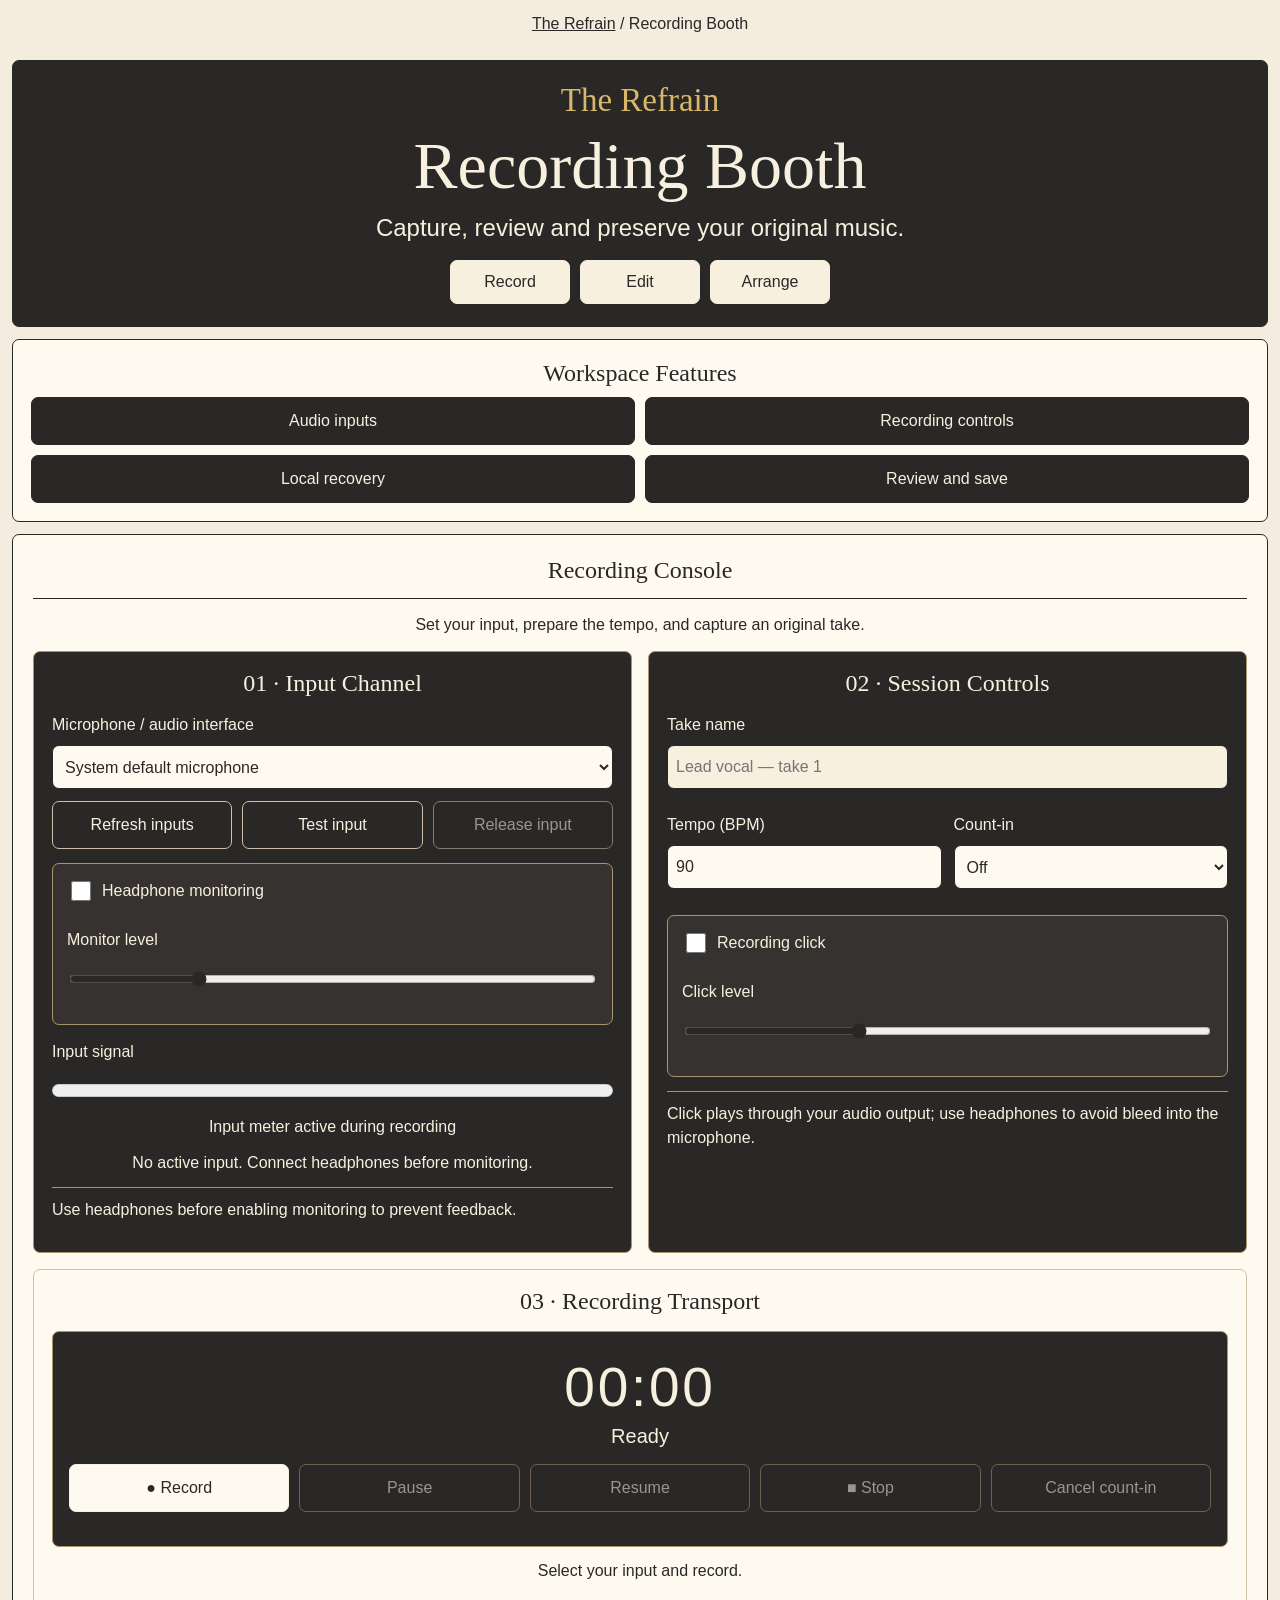
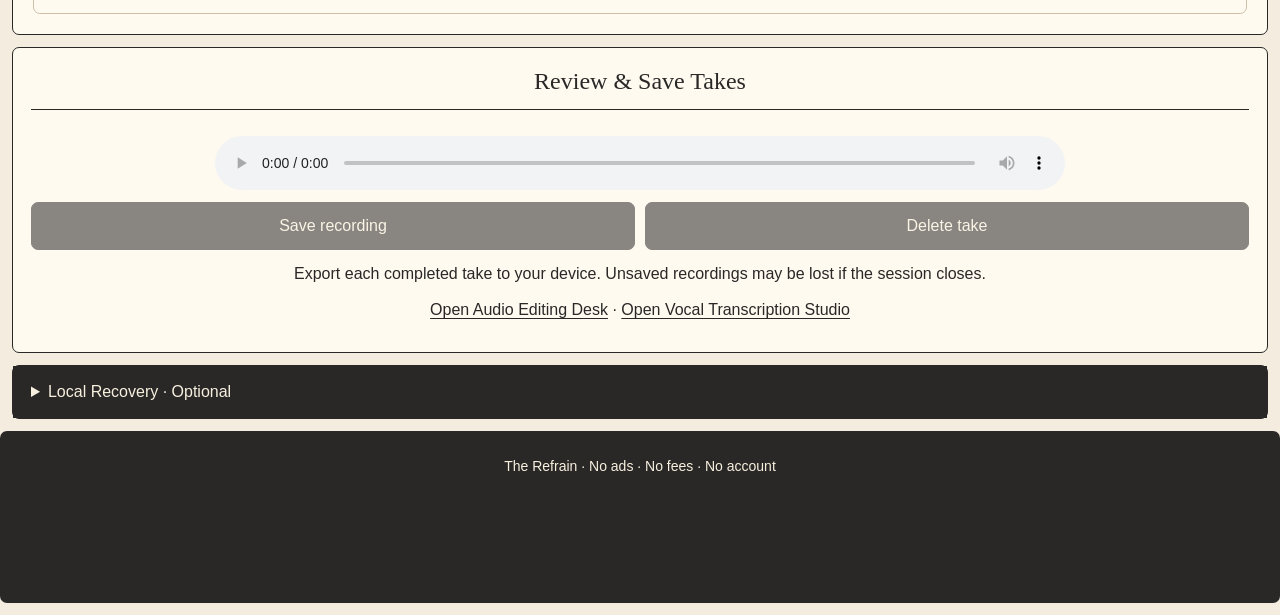
<file: apps/recording-booth.html>
<!doctype html><html lang="en"><head><meta charset="utf-8"><meta name="viewport" content="width=device-width,initial-scale=1"><title>Recording Booth | The Refrain</title><style>*{box-sizing:border-box}body{margin:0;background:#f4eddf;color:#292827;font:16px/1.6 system-ui,sans-serif}main{width:calc(100% - 24px);max-width:1300px;margin:auto}a{color:inherit}header,footer{background:#292827;color:#f8f0df;text-align:center;padding:24px;border-radius:7px}h1{font:400 clamp(33px,5vw,55px) Georgia,serif;margin:8px}h2{font:400 24px Georgia,serif}section{background:#fffaf0;border:1px solid #cdbfa8;border-radius:7px;padding:16px;margin:12px 0}.row{display:flex;flex-wrap:wrap;justify-content:center;align-items:center;gap:10px;margin:12px 0}button,input,select{font:inherit;min-height:44px;padding:8px;border:1px solid #a99470;border-radius:7px;max-width:100%}button{background:#292827;color:#f8f0df;cursor:pointer}button.primary,button[aria-pressed=true]{background:#d8b66b;color:#292827}button:disabled{opacity:.5;cursor:not-allowed}.gold{color:#d8b66b}.transport{background:#292827;color:#f8f0df;text-align:center;padding:20px;border-radius:7px}.clock{font-size:55px;font-variant-numeric:tabular-nums;line-height:1.2}meter,audio{width:100%;min-height:26px}.status{text-align:center}label{display:inline-flex;flex-wrap:wrap;align-items:center;gap:8px}footer{margin-bottom:12px}</style><link rel="stylesheet" href="../assets/refrain-core.css"><style id="refrain-booth-polish">
/* Recording Booth presentation only; audio and recovery state are untouched. */
body[data-refrain-title="Recording Booth"]{--booth-ink:#292827;--booth-cream:#f8f0df;--booth-paper:#f4eddf;--booth-gold:#d8b66b;font:400 16px/1.6 Nunito,"Brandon Grotesque",Arial,sans-serif}
body[data-refrain-title="Recording Booth"] :is(.rf-core-hero,.rf-core-about,.rf-core-features,main){width:calc(100% - 24px);max-width:1300px;margin-inline:auto;box-sizing:border-box}
body[data-refrain-title="Recording Booth"] .rf-core-hero{padding:20px 16px 22px;border:1px solid var(--booth-ink)}
body[data-refrain-title="Recording Booth"] .rf-core-hero h1{margin:8px 0;line-height:1.12!important}
body[data-refrain-title="Recording Booth"] .rf-core-hero .rf-core-actions a{flex:0 1 120px;border:1px solid var(--booth-cream);background:var(--booth-cream);color:var(--booth-ink);border-radius:7px}
body[data-refrain-title="Recording Booth"] :is(.rf-core-about,.rf-core-features,main>section){border:1px solid var(--booth-ink);border-radius:7px;background:var(--booth-paper);padding:18px;margin-block:12px;color:var(--booth-ink);box-shadow:none}
body[data-refrain-title="Recording Booth"] main>section{padding:20px;text-align:center}
body[data-refrain-title="Recording Booth"] main>section h2{font:400 24px/1.3 Cinzel,Georgia,serif;margin:0 0 14px;text-align:center;border-bottom:1px solid var(--booth-ink);padding-bottom:12px}
body[data-refrain-title="Recording Booth"] main>section p{max-width:850px;margin:12px auto;font-size:16px;font-weight:400}
body[data-refrain-title="Recording Booth"] .rf-core-grid button{background:var(--booth-ink);color:var(--booth-cream);border:1px solid var(--booth-ink);min-height:48px;font:400 16px/1.4 Nunito,Arial,sans-serif}
body[data-refrain-title="Recording Booth"] main button,body[data-refrain-title="Recording Booth"] .rf-core-dialog button{background:var(--booth-ink);color:var(--booth-cream);border:1px solid var(--booth-ink);border-radius:7px;font:400 16px/1.4 Nunito,Arial,sans-serif;min-height:44px;padding:9px 16px}
body[data-refrain-title="Recording Booth"] main button:not(:disabled):hover,body[data-refrain-title="Recording Booth"] .rf-core-grid button:hover{background:#45413b;color:var(--booth-cream)}
body[data-refrain-title="Recording Booth"] main button[aria-pressed="true"]{background:var(--booth-cream);color:var(--booth-ink);border:2px solid var(--booth-ink)}
body[data-refrain-title="Recording Booth"] main input:not([type=checkbox]):not([type=range]),body[data-refrain-title="Recording Booth"] main select{background:var(--booth-cream);color:var(--booth-ink);border:1px solid var(--booth-ink);border-radius:7px;font-size:16px}
body[data-refrain-title="Recording Booth"] main input:is([type=range],[type=checkbox]){accent-color:var(--booth-ink);min-height:unset}
body[data-refrain-title="Recording Booth"] main input[type=checkbox]{width:20px;height:20px}
body[data-refrain-title="Recording Booth"] main .transport{border:1px solid var(--booth-ink);padding:20px 14px;border-radius:7px}
body[data-refrain-title="Recording Booth"] main .transport button{border:1px solid var(--booth-cream);flex:0 1 130px}
body[data-refrain-title="Recording Booth"] main .transport button#record{background:var(--booth-cream);color:var(--booth-ink);border-color:var(--booth-cream)}
body[data-refrain-title="Recording Booth"] main .transport button#record:not(:disabled):hover{background:var(--booth-gold);color:var(--booth-ink)}
body[data-refrain-title="Recording Booth"] main button:disabled{opacity:.55;cursor:not-allowed}
body[data-refrain-title="Recording Booth"] main :is(#meter,#review){display:block;max-width:850px;margin:12px auto}
body[data-refrain-title="Recording Booth"] main a{color:var(--booth-ink);text-underline-offset:3px}
body[data-refrain-title="Recording Booth"] :is(button,a,input,select):focus-visible{outline:3px solid #9f752d;outline-offset:3px}
@media(max-width:600px){body[data-refrain-title="Recording Booth"] main>section{padding:14px}body[data-refrain-title="Recording Booth"] .rf-core-hero .rf-core-actions a{flex:1 1 80px}body[data-refrain-title="Recording Booth"] main .transport button{flex:1 1 115px}body[data-refrain-title="Recording Booth"] main .row label{justify-content:center;max-width:100%}}
</style><style id="refrain-booth-console-v2">
body[data-refrain-title="Recording Booth"] .rf-core-about{display:none}
body[data-refrain-title="Recording Booth"] main{width:calc(100% - 24px);max-width:1300px;margin:auto}
body[data-refrain-title="Recording Booth"] main .booth-console{padding:20px;background:#f4eddf}
body[data-refrain-title="Recording Booth"] main :is(p,label,button,input,select,summary,a,output){font-size:16px;line-height:1.5}
body[data-refrain-title="Recording Booth"] main .booth-console-grid{display:grid;grid-template-columns:repeat(2,minmax(0,1fr));gap:16px;margin-top:14px}
body[data-refrain-title="Recording Booth"] main .booth-module{min-width:0;background:#292827;color:#f8f0df;border:1px solid #a99470;border-radius:7px;padding:18px;text-align:left}
body[data-refrain-title="Recording Booth"] main .booth-module h3,body[data-refrain-title="Recording Booth"] main .booth-transport-panel h3{font:400 24px Cinzel,Georgia,serif;text-align:center;margin:0 0 16px}
body[data-refrain-title="Recording Booth"] main .booth-module .booth-field{display:flex;align-items:stretch;flex-direction:column;gap:8px;margin:12px 0}
body[data-refrain-title="Recording Booth"] main .booth-module :is(select,input[type=text],input[type=number]){width:100%;background:#fffaf0;color:#292827}
body[data-refrain-title="Recording Booth"] main .booth-settings-grid{display:grid;grid-template-columns:repeat(2,minmax(0,1fr));gap:12px}
body[data-refrain-title="Recording Booth"] main .booth-monitor-controls{display:grid;gap:12px;padding:14px;margin:14px 0;border:1px solid #a99470;border-radius:7px;background:#35322f}
body[data-refrain-title="Recording Booth"] main .booth-monitor-controls label{color:#f8f0df}
body[data-refrain-title="Recording Booth"] main .booth-button-row{display:flex;gap:10px;flex-wrap:wrap;justify-content:center;align-items:center;margin:12px 0}
body[data-refrain-title="Recording Booth"] main .booth-button-row button{flex:1 1 130px;min-height:48px}
body[data-refrain-title="Recording Booth"] main .booth-module .booth-button-row button{border:1px solid #cdbfa8}
body[data-refrain-title="Recording Booth"] main .booth-module meter{height:26px;display:block;width:100%;accent-color:#bfa774;margin:12px 0}
body[data-refrain-title="Recording Booth"] main .booth-module .status{color:#f8f0df;overflow-wrap:anywhere}
body[data-refrain-title="Recording Booth"] main .booth-safety{color:#f8f0df;border-top:1px solid #a99470;padding-top:10px}
body[data-refrain-title="Recording Booth"] main .booth-transport-panel{margin-top:16px;padding:18px;border:1px solid #cdbfa8;border-radius:7px;background:#fffaf0}
body[data-refrain-title="Recording Booth"] main .booth-transport-panel .transport{max-width:100%;padding:22px 16px;border:1px solid #a99470}
body[data-refrain-title="Recording Booth"] main .transport .clock{font-size:55px;letter-spacing:.05em}
body[data-refrain-title="Recording Booth"] main .transport #state{font-size:20px;color:#f8f0df}
body[data-refrain-title="Recording Booth"] main .transport button{background:#292827;color:#f8f0df;border:1px solid #a99470}
body[data-refrain-title="Recording Booth"] main .transport button#record{background:#fffaf0;color:#292827}
body[data-refrain-title="Recording Booth"] main .booth-review{text-align:center}
body[data-refrain-title="Recording Booth"] main .booth-recovery{border:1px solid #292827;border-radius:7px;margin:12px 0;background:#f4eddf;color:#292827}
body[data-refrain-title="Recording Booth"] main .booth-recovery>summary{cursor:pointer;background:#292827;color:#f8f0df;padding:14px 18px;min-height:48px}
body[data-refrain-title="Recording Booth"] main .booth-recovery-inside{padding:16px}
body[data-refrain-title="Recording Booth"] main #review{width:100%;margin:12px auto}
@media(max-width:800px){body[data-refrain-title="Recording Booth"] main .booth-console-grid{grid-template-columns:1fr}}
@media(max-width:500px){body[data-refrain-title="Recording Booth"] main .booth-settings-grid{grid-template-columns:1fr}}
</style></head><body data-refrain-core="1" data-refrain-root="../" data-refrain-title="Recording Booth"><nav class="rf-core-crumb" aria-label="Breadcrumb"><a href="../">The Refrain</a> / Recording Booth</nav><section class="rf-core-hero" aria-label="Workspace introduction"><div class="rf-core-eyebrow">The Refrain</div><h1>Recording Booth</h1><p>Capture, review and preserve your original music.</p><nav class="rf-core-actions" aria-label="Music workspaces"><a href="../apps/recording-booth.html">Record</a><a href="../apps/audio-editing-desk.html">Edit</a><a href="../apps/pro-keyboard_index.html">Arrange</a></nav></section><section class="rf-core-about"><h2>About</h2><p>Capture, review and preserve your original music. No Refrain account or fee is required.</p></section><section class="rf-core-features"><h2>Workspace Features</h2><div class="rf-core-grid"></div></section><dialog class="rf-core-dialog"><h2></h2><p></p><a href="#">Open tool</a> <button type="button">Close</button></dialog><main data-i18n-no-online data-vnv-no-dictionary data-i18n-ignore>
<section class="booth-console" aria-label="Recording console">
<h2>Recording Console</h2>
<p class="booth-lead">Set your input, prepare the tempo, and capture an original take.</p>
<div class="booth-console-grid">
<div class="booth-module" id="boothInput">
<h3>01 · Input Channel</h3>
<label class="booth-field">Microphone / audio interface <select id="device"><option value="">System default microphone</option></select></label>
<div class="booth-button-row"><button id="refresh">Refresh inputs</button><button id="testInput">Test input</button><button id="endTest">Release input</button></div>
<div class="booth-monitor-controls"><label><input id="monitor" type="checkbox"> Headphone monitoring</label><label class="booth-field">Monitor level <input id="monitorLevel" type="range" min="0" max=".35" step=".01" value=".08"></label></div>
<label for="meter">Input signal</label><meter id="meter" min="0" max="1" low=".05" high=".9" optimum=".5" value="0"></meter>
<p id="peak" class="status">Input meter active during recording</p>
<p id="inputInfo" class="status">No active input. Connect headphones before monitoring.</p>
<p class="booth-safety">Use headphones before enabling monitoring to prevent feedback.</p>
</div>
<div class="booth-module" id="boothSession">
<h3>02 · Session Controls</h3>
<label class="booth-field">Take name <input id="takeName" maxlength="80" placeholder="Lead vocal — take 1"></label>
<div class="booth-settings-grid">
<label class="booth-field">Tempo (BPM) <input id="tempo" type="number" min="40" max="240" value="90"></label>
<label class="booth-field">Count-in <select id="count"><option value="0">Off</option><option value="4">4 beats</option><option value="8">8 beats</option></select></label>
</div>
<div class="booth-monitor-controls"><label><input id="metronome" type="checkbox"> Recording click</label><label class="booth-field">Click level <input id="clickLevel" type="range" min="0" max=".25" step=".01" value=".08"></label></div>
<p class="booth-safety">Click plays through your audio output; use headphones to avoid bleed into the microphone.</p>
</div>
</div>
<div class="booth-transport-panel">
<h3>03 · Recording Transport</h3>
<div class="transport"><div id="clock" class="clock">00:00</div><div id="state" class="gold" role="status">Ready</div>
<div class="booth-button-row"><button id="record" class="primary">● Record</button><button id="pause">Pause</button><button id="resume">Resume</button><button id="stop">■ Stop</button><button id="cancelCount">Cancel count-in</button></div></div>
<p id="status" role="status" class="status">Select your input and record.</p>
</div>
</section>
<section class="booth-review" aria-label="Review recordings"><h2>Review &amp; Save Takes</h2>
<div id="takes" class="row"></div><audio id="review" controls></audio>
<div class="booth-button-row"><button id="save" class="primary">Save recording</button><button id="delete">Delete take</button></div>
<p>Export each completed take to your device. Unsaved recordings may be lost if the session closes.</p>
<p><a href="audio-editing-desk.html">Open Audio Editing Desk</a> · <a href="vocal-transcription.html">Open Vocal Transcription Studio</a></p>
</section>
<details class="booth-recovery"><summary>Local Recovery · Optional</summary><div class="booth-recovery-inside">
<div class="booth-button-row"><label><input id="recovery" type="checkbox"> Keep a local recovery copy of new recordings</label><button id="restoreRecovery">Find recovery takes</button><button id="clearRecovery">Clear recovery copies</button></div>
<p id="recoveryStatus" role="status" class="status">Recovery is off. Save recordings to your drive after every take.</p>
<p>Local recovery uses browser storage and is not a cloud backup. Interrupted fragments may not play; export completed takes.</p>
</div></details>
</main><footer>The Refrain · No ads · No fees · No account</footer><script>
(()=>{"use strict";
const $=id=>document.getElementById(id),say=t=>$("status").textContent=t;
let stream=null,rec=null,ctx=null,analyser=null,inputNode=null,raf=0,parts=[],takes=[],selected=null,busy=false,activeMs=0,started=0,failed=false,testing=false,preparing=false,generation=0,monitorGain=null,clickTimer=0,clickNodes=new Set(),nextBeat=0,beatIndex=0;
const live=()=>rec&&rec.state!=="inactive";
let dbPromise=null,recoveryQueue=Promise.resolve(),session=null,recoveryFailed=false;
const recoverySay=t=>$("recoveryStatus").textContent=t;
function openRecovery(){if(!dbPromise)dbPromise=new Promise((resolve,reject)=>{if(!window.indexedDB){reject(Error("Local recovery storage unavailable"));return}const q=indexedDB.open("RefrainRecordingRecovery",1);q.onupgradeneeded=()=>{const db=q.result;db.createObjectStore("takes",{keyPath:"id"});db.createObjectStore("chunks",{keyPath:["id","seq"]})};q.onsuccess=()=>resolve(q.result);q.onerror=()=>reject(q.error||Error("Cannot open local recovery"));q.onblocked=()=>reject(Error("Close other recovery tabs first"))}).catch(e=>{dbPromise=null;throw e});return dbPromise}
async function transact(stores,mode,work){const db=await openRecovery();return new Promise((resolve,reject)=>{const tx=db.transaction(stores,mode);let result;try{result=work(tx)}catch(e){tx.abort();reject(e);return}tx.oncomplete=()=>resolve(result?.result);tx.onerror=()=>reject(tx.error||Error("Local recovery write failed"));tx.onabort=()=>reject(tx.error||Error("Local recovery transaction aborted"))})}
function enqueue(work){recoveryQueue=recoveryQueue.then(work).catch(e=>{recoveryFailed=true;recoverySay("Recovery unavailable: "+e.message+". Save your take to the drive.")});return recoveryQueue}
function recoveryId(){return crypto.randomUUID?crypto.randomUUID():Date.now()+"-"+Math.random().toString(36).slice(2)}
function beginRecovery(name,type){session=$("recovery").checked?{id:recoveryId(),name,type,created:Date.now(),seq:0,ms:0,complete:false}:null;recoveryFailed=false;if(session){const meta={...session};enqueue(()=>transact(["takes"],"readwrite",tx=>tx.objectStore("takes").put(meta)))}}
function retainChunk(blob){if(!session)return;const item={id:session.id,seq:session.seq++,blob};session.ms=elapsed();const meta={...session};enqueue(async()=>{await transact(["takes","chunks"],"readwrite",tx=>{tx.objectStore("chunks").put(item);tx.objectStore("takes").put(meta)});if(!recoveryFailed)recoverySay("Local recovery checkpoint: "+clock(meta.ms))})}
function finishRecovery(ms,complete){if(!session)return;const meta={...session,ms,complete:complete&&!recoveryFailed};session=null;enqueue(async()=>{meta.complete=complete&&!recoveryFailed;await transact(["takes"],"readwrite",tx=>tx.objectStore("takes").put(meta));if(!recoveryFailed)recoverySay(meta.complete?"Completed take retained locally. Export to your drive for permanent backup.":"Interrupted fragments retained locally; playback is not guaranteed.")})}
async function removeRecovery(id){await transact(["takes","chunks"],"readwrite",tx=>{tx.objectStore("takes").delete(id);tx.objectStore("chunks").delete(IDBKeyRange.bound([id,0],[id,Number.MAX_SAFE_INTEGER]))})}
$("recovery").onchange=async()=>{if(!$("recovery").checked){recoverySay("Recovery off for future takes. Existing copies remain until cleared.");return}try{await openRecovery();recoverySay("Recovery enabled for the next take. Export completed recordings to your drive.")}catch(e){$("recovery").checked=false;recoverySay(e.message)}};
$("restoreRecovery").onclick=async()=>{if(busy||live())return;busy=true;render();try{await recoveryQueue;const records=await transact(["takes"],"readonly",tx=>tx.objectStore("takes").getAll());let count=0;for(const meta of records.sort((a,b)=>a.created-b.created)){if(takes.length>=12)break;if(takes.some(t=>t.recoveryId===meta.id))continue;const chunks=await transact(["chunks"],"readonly",tx=>tx.objectStore("chunks").getAll(IDBKeyRange.bound([meta.id,0],[meta.id,Number.MAX_SAFE_INTEGER])));if(!chunks.length)continue;const blob=new Blob(chunks.sort((a,b)=>a.seq-b.seq).map(c=>c.blob),{type:meta.type||chunks[0].blob.type});if(!blob.size)continue;const t={name:meta.name+(meta.complete?" (recovered)":" (interrupted recovery)"),blob,url:URL.createObjectURL(blob),ms:meta.ms||0,saved:false,recoveryId:meta.id};takes.push(t);selected=t;count++}if(selected)$("review").src=selected.url;recoverySay(count+" recovery take(s) loaded. Review playback before saving; interrupted fragments may be incomplete.")}catch(e){recoverySay("Recovery failed: "+e.message)}finally{busy=false;render()}};
$("clearRecovery").onclick=async()=>{if(busy||live()||!confirm("Clear all browser recovery copies on this origin? Downloaded files and current session takes remain unchanged."))return;busy=true;render();try{await recoveryQueue;await transact(["takes","chunks"],"readwrite",tx=>{tx.objectStore("takes").clear();tx.objectStore("chunks").clear()});recoverySay("Local recovery copies cleared.")}catch(e){recoverySay(e.message)}finally{busy=false;render()}};

function clock(ms){const s=Math.floor(ms/1000);return String(Math.floor(s/60)).padStart(2,"0")+":"+String(s%60).padStart(2,"0")}
function elapsed(){return activeMs+(rec?.state==="recording"?performance.now()-started:0)}
function render(){const state=rec?.state||"inactive";$("record").disabled=busy||live();$("testInput").disabled=busy||live()||testing;$("endTest").disabled=!testing||busy||live();$("cancelCount").disabled=!preparing;for(const id of ["tempo","count","metronome"])$(id).disabled=busy||live();$("pause").disabled=state!=="recording";$("resume").disabled=state!=="paused";$("stop").disabled=!live();$("device").disabled=busy||live()||testing;$("refresh").disabled=busy||live();for(const id of ["recovery","restoreRecovery","clearRecovery","takeName"])$(id).disabled=busy||live();$("save").disabled=!selected||busy||live();$("delete").disabled=!selected||busy||live();$("review").disabled=!selected||live();$("clock").textContent=clock(elapsed());$("state").textContent=preparing?"Count-in":testing?"Input test":busy?"Preparing input":state==="recording"?"Recording":state==="paused"?"Paused":"Ready";$("takes").replaceChildren();for(const t of takes){const b=document.createElement("button");b.type="button";b.textContent=t.name+" · "+clock(t.ms)+(t.saved?" · Save requested":" · Unsaved");b.setAttribute("aria-pressed",String(selected===t));b.disabled=!!live()||busy;b.onclick=()=>{selected=t;$("review").src=t.url;render()};$("takes").append(b)}}
async function devices(){if(!navigator.mediaDevices?.enumerateDevices){say("Audio device discovery requires a secure browser context.");return}try{const list=await navigator.mediaDevices.enumerateDevices(),old=$("device").value;$("device").replaceChildren(new Option("System default microphone",""));let i=0;for(const d of list.filter(d=>d.kind==="audioinput"))if(d.deviceId&&d.deviceId!=="default")$("device").append(new Option(d.label||"Audio input "+(++i),d.deviceId));if([...$("device").options].some(o=>o.value===old))$("device").value=old}catch(e){say("Cannot list audio inputs: "+e.message)}}
function release(){stopClick();testing=false;try{monitorGain?.disconnect()}catch{}monitorGain=null;cancelAnimationFrame(raf);raf=0;try{inputNode?.disconnect()}catch{}inputNode=null;analyser=null;if(stream)stream.getTracks().forEach(t=>t.stop());stream=null;if(ctx){ctx.close().catch(()=>{});ctx=null}$("meter").value=0;$("monitor").checked=false;$("inputInfo").textContent="Input released."}
function meter(){if(!analyser)return;const data=new Float32Array(analyser.fftSize);analyser.getFloatTimeDomainData(data);let peak=0;for(const x of data)peak=Math.max(peak,Math.abs(x));$("meter").value=peak;$("peak").textContent=peak>=.98?"Input near clipping":peak?Math.round(20*Math.log10(peak))+" dBFS":"Silent";$("clock").textContent=clock(elapsed());raf=requestAnimationFrame(meter)}
function mime(){return ["audio/webm;codecs=opus","audio/mp4","audio/ogg;codecs=opus","audio/webm"].find(t=>MediaRecorder.isTypeSupported(t))||""}

function validTempo(v){const n=Number(v);if(!Number.isFinite(n)||n<40||n>240)throw Error("Tempo must be 40–240 BPM.");return n}
function stopClick(){clearInterval(clickTimer);clickTimer=0;for(const o of clickNodes){try{o.stop()}catch{}}clickNodes.clear()}
function clickAt(t,accent){if(!ctx)return;const o=ctx.createOscillator(),g=ctx.createGain();o.frequency.value=accent?1320:880;g.gain.setValueAtTime(Math.max(.0001,Number($("clickLevel").value)),t);g.gain.exponentialRampToValueAtTime(.0001,t+.045);o.connect(g).connect(ctx.destination);clickNodes.add(o);o.onended=()=>{clickNodes.delete(o);o.disconnect();g.disconnect()};o.start(t);o.stop(t+.05)}
function startClick(){stopClick();if(!$("metronome").checked||!ctx)return;const interval=60/validTempo($("tempo").value);nextBeat=ctx.currentTime+.06;beatIndex=0;const schedule=()=>{if(!ctx)return;while(nextBeat<ctx.currentTime+.12){if(nextBeat>=ctx.currentTime)clickAt(nextBeat,beatIndex%4===0);nextBeat+=interval;beatIndex++}};schedule();clickTimer=setInterval(schedule,25)}
async function countIn(token){const n=Number($("count").value);if(!n)return;const interval=60/validTempo($("tempo").value),base=ctx.currentTime+.08;preparing=true;render();for(let i=0;i<n;i++)clickAt(base+i*interval,i%4===0);while(token===generation&&ctx&&ctx.currentTime<base+n*interval){const left=Math.max(1,Math.ceil((base+n*interval-ctx.currentTime)/interval));$("state").textContent="Count-in · "+left;await new Promise(resolve=>setTimeout(resolve,35))}if(token!==generation)throw Error("Count-in cancelled");preparing=false;stopClick()}
async function openInput(token){const id=$("device").value;const incoming=await navigator.mediaDevices.getUserMedia({audio:{...(id?{deviceId:{exact:id}}:{}),echoCancellation:false,noiseSuppression:false,autoGainControl:false},video:false});if(token!==generation){incoming.getTracks().forEach(t=>t.stop());throw Error("Input request cancelled")}stream=incoming;ctx=new(window.AudioContext||window.webkitAudioContext)();await ctx.resume();if(token!==generation)throw Error("Input request cancelled");inputNode=ctx.createMediaStreamSource(stream);analyser=ctx.createAnalyser();analyser.fftSize=1024;inputNode.connect(analyser);monitorGain=ctx.createGain();monitorGain.gain.value=0;inputNode.connect(monitorGain).connect(ctx.destination);const track=stream.getAudioTracks()[0],q=track.getSettings();$("inputInfo").textContent=(track.label||"Audio input")+" · "+(q.sampleRate?q.sampleRate+" Hz · ":"")+(q.channelCount?q.channelCount+" channel(s) · ":"")+"context output latency estimate: "+(Number.isFinite(ctx.outputLatency)?Math.round(ctx.outputLatency*1000)+" ms":"unavailable");track.addEventListener("ended",()=>{if(testing&&!live()){release();render();say("Input disconnected.")}});meter();await devices()}
$("monitor").onchange=()=>{if(!monitorGain){$("monitor").checked=false;say("Test or record an input first.");return}if($("monitor").checked&&!confirm("Headphones connected? Live microphone monitoring can cause loud feedback through speakers."))$("monitor").checked=false;monitorGain.gain.setTargetAtTime($("monitor").checked?Number($("monitorLevel").value):0,ctx.currentTime,.02)};
$("monitorLevel").oninput=()=>{if(monitorGain&&$("monitor").checked)monitorGain.gain.setTargetAtTime(Number($("monitorLevel").value),ctx.currentTime,.02)};
$("testInput").onclick=async()=>{if(busy||live()||testing)return;busy=true;const token=++generation;render();try{await openInput(token);testing=true;say("Input test active. No recording is being saved.")}catch(e){release();say(e.message)}finally{busy=false;render()}};
$("endTest").onclick=()=>{if(testing&&!live()){generation++;release();render();say("Input released.")}};
$("cancelCount").onclick=()=>{if(preparing){generation++;preparing=false;stopClick();say("Count-in cancelled. No take started.")}};

$("refresh").onclick=devices;
$("record").onclick=async()=>{if(busy||live())return;if(!navigator.mediaDevices?.getUserMedia||typeof MediaRecorder==="undefined"){say("Microphone recording is unavailable here. Use a supported browser on HTTPS or localhost.");return}if(takes.length>=12){say("Save and remove a take before recording another (12-take session limit).");return}busy=true;failed=false;activeMs=0;parts=[];const token=++generation;$("review").pause();render();try{validTempo($("tempo").value);if(!testing)await openInput(token);testing=false;await countIn(token);if(token!==generation)throw Error("Recording cancelled");const type=mime();const r=new MediaRecorder(stream,type?{mimeType:type}:{});rec=r;r.ondataavailable=e=>{if(e.data.size){parts.push(e.data);retainChunk(e.data)}};r.onerror=e=>{failed=true;if(r.state==="recording")activeMs+=performance.now()-started;say("Recording error: "+(e.error?.message||"input interrupted"));if(r.state!=="inactive")r.stop()};r.onstop=()=>{const blob=new Blob(parts,{type:r.mimeType||parts[0]?.type||"application/octet-stream"});parts=[];const ms=activeMs,recoveryKey=session?.id;finishRecovery(ms,!failed);release();rec=null;busy=false;if(blob.size){const name=($("takeName").value.trim()||"Vocal take").slice(0,80)+(failed?" (interrupted)":"");const t={name,blob,url:URL.createObjectURL(blob),ms,saved:false,recoveryId:recoveryKey};takes.push(t);selected=t;$("review").src=t.url;say(failed?"Partial recording retained. Review it and save immediately.":"Recording ready. Review and save your take before closing.")}else say("No audio was captured. Check microphone permissions and input.");render()};stream.getAudioTracks().forEach(t=>t.addEventListener("ended",()=>{if(rec===r&&r.state!=="inactive"){failed=true;finish()}}));beginRecovery(($("takeName").value.trim()||"Vocal take").slice(0,80),r.mimeType);r.start(1000);started=performance.now();startClick();busy=false;render();say("Recording locally. No upload.");devices()}catch(e){preparing=false;if(live()){failed=true;finish();return}finishRecovery(activeMs,false);release();rec=null;busy=false;say("Cannot start recording: "+e.message);render()}};
function finish(){if(!live())return;stopClick();if(rec.state==="recording")activeMs+=performance.now()-started;busy=true;rec.stop();render()}
$("pause").onclick=()=>{if(rec?.state==="recording"){activeMs+=performance.now()-started;rec.pause();stopClick();render();say("Paused — microphone remains connected.")}};
$("resume").onclick=()=>{if(rec?.state==="paused"){rec.resume();started=performance.now();startClick();render();say("Recording resumed.")}};
$("stop").onclick=finish;
$("save").onclick=()=>{if(!selected)return;const t=selected,ext=t.blob.type.includes("mp4")?"m4a":t.blob.type.includes("ogg")?"ogg":"webm",name=t.name.replace(/[^a-zA-Z0-9 _-]/g,"_")||"vocal-take";const a=document.createElement("a");a.href=t.url;a.download=name+"."+ext;a.click();t.saved=true;render();say("Download requested. Verify the recording exists on your drive.")};
$("delete").onclick=async()=>{if(busy||live()||!selected||!confirm("Delete this take from the booth? Files already saved to your drive will not be affected."))return;const t=selected;if(t.recoveryId){busy=true;render();try{await recoveryQueue;await removeRecovery(t.recoveryId)}catch(e){recoverySay("Cannot remove recovery copy: "+e.message);busy=false;render();return}busy=false}$("review").pause();$("review").removeAttribute("src");$("review").load();URL.revokeObjectURL(t.url);takes=takes.filter(x=>x!==t);selected=takes.at(-1)||null;if(selected)$("review").src=selected.url;render();say("Take removed from session.")};
window.addEventListener("beforeunload",e=>{if(busy||live()||takes.length){e.preventDefault();e.returnValue=""}});
window.addEventListener("pagehide",()=>{generation++;if(live())try{rec.stop()}catch{}release();takes.forEach(t=>URL.revokeObjectURL(t.url))});
render();devices();
})();</script><script src="https://vervenveda.com/assets/vnv-333-ticker.js"></script><script src="https://vervenveda.com/assets/vnv-ticker-autopopulate.js"></script><script src="https://vervenveda.com/assets/vnv-header-autopopulate.js"></script><script src="../assets/refrain-core.js"></script><script src="https://vervenveda.com/assets/vnv-class-tools-toolbar.js?v=1.6.1"></script><script src="https://vervenveda.com/assets/vnv-ecosystem-toolbar.js"></script><script src="https://vervenveda.com/assets/khaemenes-campus-phrases.js" defer></script><script src="https://vervenveda.com/assets/khaemenes-interlingual-core.js" defer></script><script src="https://vervenveda.com/Khaemenes_Linguistics.github.io/assets/khaemenes-translator-loader.js?v=1.1.1" defer></script><script src="https://vervenveda.com/assets/vnv-language.js?v=20261121-half-height" defer></script>
<script src="https://vervenveda.com/assets/vnv-support.js" defer></script>
</body></html>
</file>
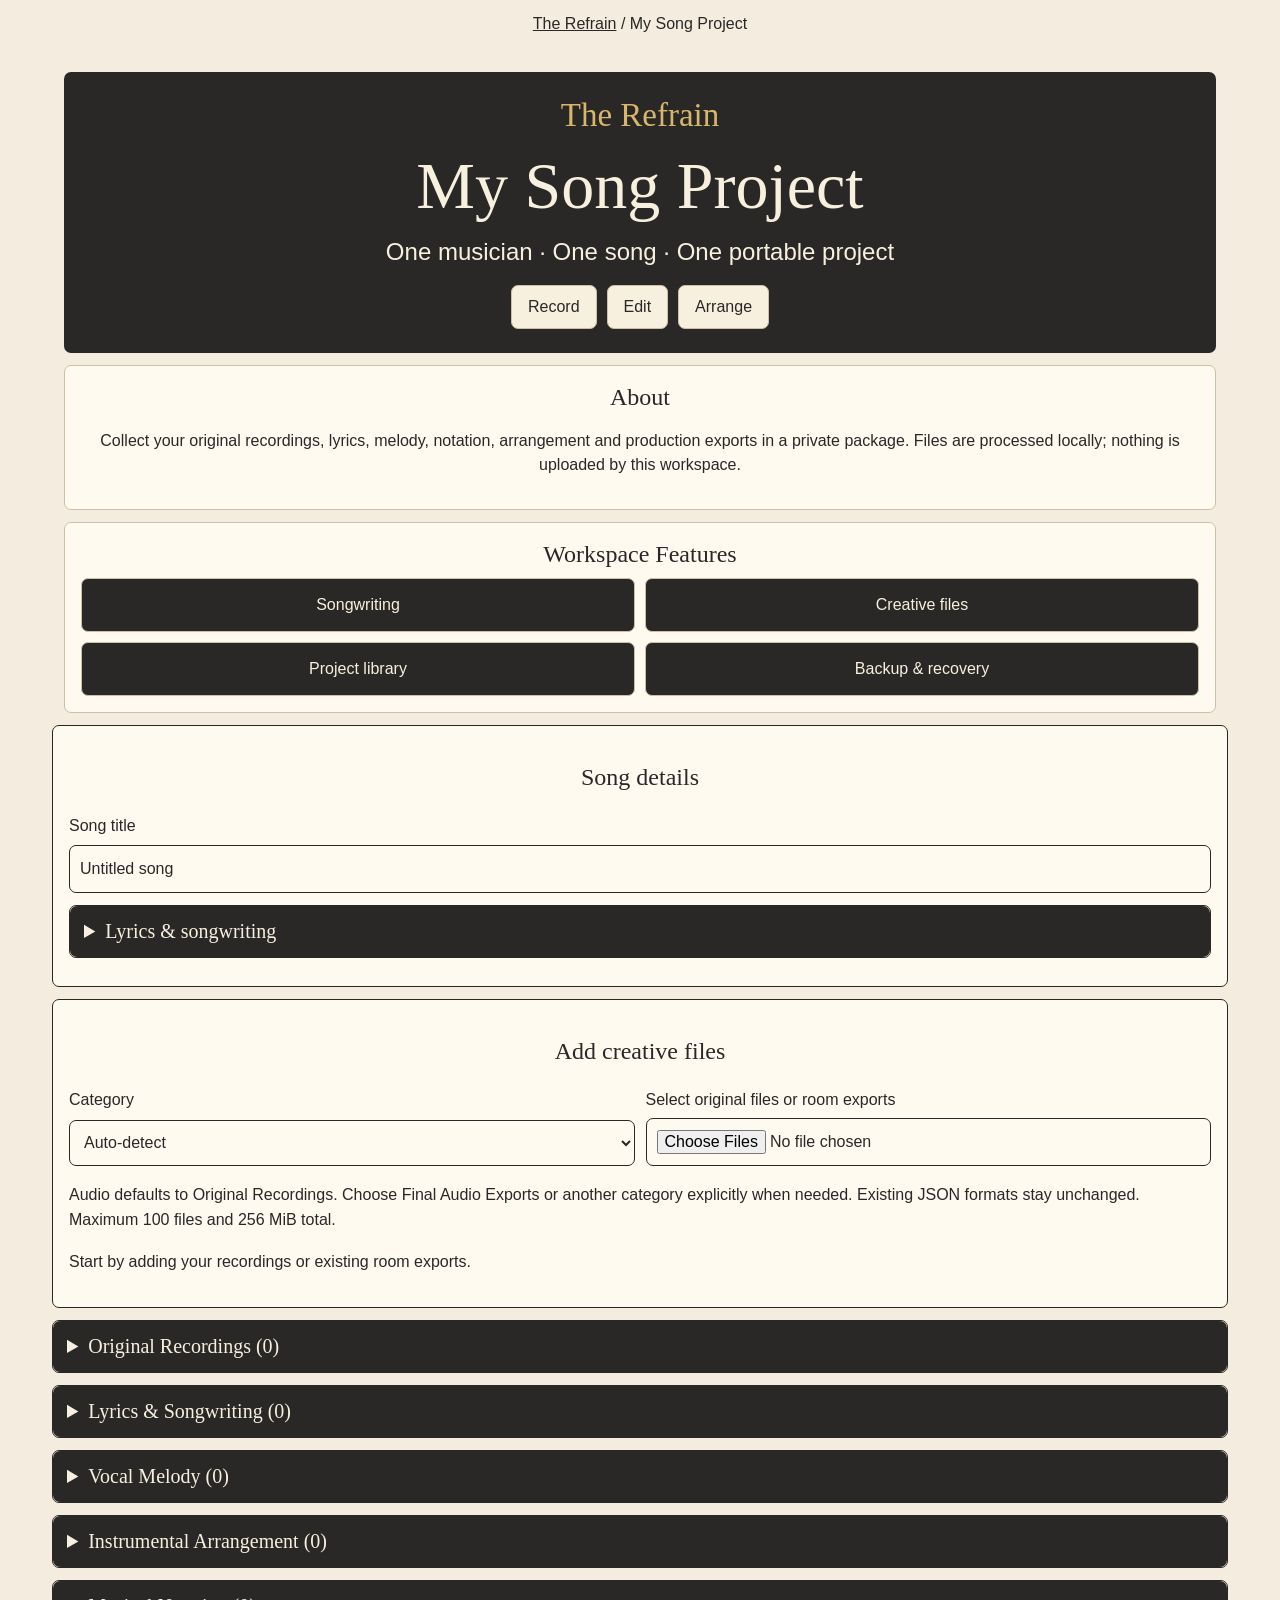
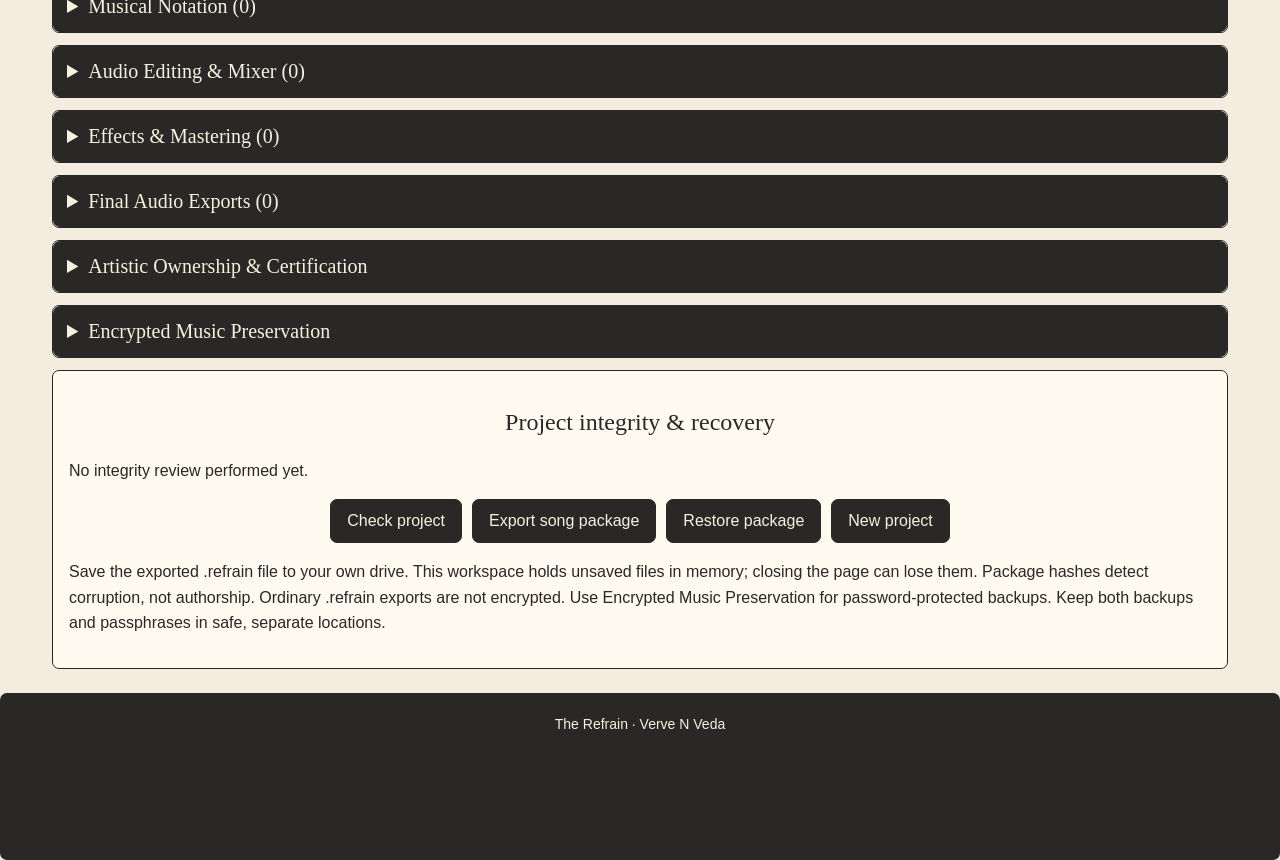
<file: apps/song-project.html>
<!doctype html><html lang="en"><head><meta charset="utf-8"><meta name="viewport" content="width=device-width,initial-scale=1"><meta name="referrer" content="no-referrer"><title>My Song Project · The Refrain</title><link rel="stylesheet" href="../assets/refrain-core.css"><style>
*{box-sizing:border-box}body{margin:0;background:#f4eddf;color:#292827;font:400 16px/1.6 Nunito,Arial,sans-serif}main{max-width:1200px;margin:auto;padding:12px}h2{font:400 24px/1.3 Cinzel,Georgia,serif;text-align:center}label{display:grid;gap:6px}input,textarea,select,button{font:inherit;border:1px solid #292827;border-radius:7px;padding:10px;max-width:100%;min-height:44px}input,textarea,select{background:#fffaf0;color:#292827;width:100%}button,.action{background:#292827;color:#f8f0df;cursor:pointer;text-decoration:none;display:inline-flex;align-items:center;justify-content:center;min-height:44px;padding:10px 16px;border:1px solid #292827;border-radius:7px;font:400 16px Nunito,Arial,sans-serif}button:disabled{opacity:.5;cursor:default}section.panel,details{border:1px solid #292827;border-radius:7px;margin:12px 0;background:#f8f0df;padding:16px}details{padding:0}summary{cursor:pointer;background:#292827;color:#f8f0df;padding:14px;border-radius:7px;font:400 20px Cinzel,Georgia,serif}.inside{padding:14px}.grid{display:grid;grid-template-columns:repeat(2,minmax(0,1fr));gap:11px}.actions{display:flex;gap:10px;flex-wrap:wrap;justify-content:center;margin:12px 0}.file-row{border:1px solid #cdbfa8;border-radius:7px;padding:12px;margin:8px 0;overflow-wrap:anywhere}.file-row p{margin:4px 0}.file-row .hash{font-size:16px;overflow-wrap:anywhere}#status,#integrityStatus{white-space:pre-wrap;overflow-wrap:anywhere}footer{background:#292827;color:#f8f0df;text-align:center;padding:20px 12px 130px;font-size:14px}a:focus-visible,button:focus-visible,input:focus-visible,textarea:focus-visible,summary:focus-visible{outline:3px solid #a87c30;outline-offset:3px}@media(max-width:600px){.grid{grid-template-columns:1fr}}@media print{button,.actions,#vnv-global-support{display:none!important}}</style><style>#ownershipPanel fieldset{border:1px solid #cdbfa8;border-radius:7px;margin:12px 0;padding:12px}#ownershipPanel label{margin:8px 0}#ownershipPanel .ownership-check{display:flex;align-items:center;gap:11px}#ownershipAccepted{width:22px;min-height:22px;flex:none} .ownership-heading{text-align:center}.ownership-heading img{width:120px;height:120px}#ownershipPreview{border:3px double #b39354;padding:16px;overflow-wrap:anywhere}#ownershipPreview[hidden]{display:none} @media print{body[data-print-ownership] *{visibility:hidden!important}body[data-print-ownership] #ownershipPreview,body[data-print-ownership] #ownershipPreview *{visibility:visible!important}body[data-print-ownership] #ownershipPreview{position:absolute;left:0;top:0;width:100%;background:white;color:#292827}}</style></head>
<body data-refrain-core="1" data-refrain-root="../" data-refrain-title="My Song Project"><nav class="rf-core-crumb" aria-label="Breadcrumb"><a href="../">The Refrain</a> / My Song Project</nav><main><section class="rf-core-hero"><div class="rf-core-eyebrow">The Refrain</div><h1>My Song Project</h1><p>One musician · One song · One portable project</p><nav class="rf-core-actions"><a href="recording-booth.html">Record</a><a href="audio-editing-desk.html">Edit</a><a href="pro-keyboard_index.html">Arrange</a></nav></section><section class="rf-core-about"><h2>About</h2><p>Collect your original recordings, lyrics, melody, notation, arrangement and production exports in a private package. Files are processed locally; nothing is uploaded by this workspace.</p></section><section class="rf-core-features"><h2>Workspace Features</h2><div class="rf-core-grid"></div></section><dialog class="rf-core-dialog"><h2></h2><p></p><a href="#">Open tool</a> <button type="button">Close</button></dialog>
<div id="privateWorkspace" data-i18n-ignore data-i18n-no-online data-private data-vnv-no-dictionary>
<section class="panel" id="songDetails"><h2>Song details</h2><label>Song title<input id="songTitle" maxlength="180" value="Untitled song" autocomplete="off"></label><details id="lyricsPanel"><summary>Lyrics &amp; songwriting</summary><div class="inside"><label>Private lyrics and notes<textarea id="lyrics" rows="10" maxlength="200000" autocomplete="off"></textarea></label></div></details></section>
<section class="panel" id="addPanel"><h2>Add creative files</h2><div class="grid"><label>Category<select id="category"><option value="">Auto-detect</option></select></label><label>Select original files or room exports<input id="files" type="file" multiple></label></div><p>Audio defaults to Original Recordings. Choose Final Audio Exports or another category explicitly when needed. Existing JSON formats stay unchanged. Maximum 100 files and 256 MiB total.</p><p id="status" role="status">Start by adding your recordings or existing room exports.</p></section>
<div id="departments"></div>
<details id="ownershipPanel"><summary>Artistic Ownership &amp; Certification</summary><div class="inside"><div class="ownership-heading"><img src="../assets/refrain-ownership-seal.svg" alt="The Refrain institutional seal"><h2>Declaration of Artistic Ownership</h2><p>Created · Declared · Preserved</p></div><p>Optional and free. Declare only rights you hold or are authorized to represent. Ordinary saves and backups remain available without a declaration.</p><label>Artist or rights holder<input id="ownershipArtist" maxlength="180" autocomplete="off"></label><fieldset data-right="composition"><legend>Musical composition</legend><label>Rights claimed<select class="basis"><option value="">Not claimed</option><option value="sole-owner">Sole owner</option><option value="co-owner">Co-owner</option><option value="authorized-licensee">Authorized licensee</option><option value="authorized-representative">Authorized representative</option></select></label><label>Co-owners (one name per line)<textarea class="contributors" rows="2" maxlength="5400" autocomplete="off"></textarea></label><label>Scope, licenses, contributors and limitations<input class="limitations" maxlength="1000" autocomplete="off"></label></fieldset><fieldset data-right="lyrics"><legend>Lyrics</legend><label>Rights claimed<select class="basis"><option value="">Not claimed</option><option value="sole-owner">Sole owner</option><option value="co-owner">Co-owner</option><option value="authorized-licensee">Authorized licensee</option><option value="authorized-representative">Authorized representative</option></select></label><label>Co-owners (one name per line)<textarea class="contributors" rows="2" maxlength="5400" autocomplete="off"></textarea></label><label>Scope, licenses, contributors and limitations<input class="limitations" maxlength="1000" autocomplete="off"></label></fieldset><fieldset data-right="sound-recording"><legend>Sound recording</legend><label>Rights claimed<select class="basis"><option value="">Not claimed</option><option value="sole-owner">Sole owner</option><option value="co-owner">Co-owner</option><option value="authorized-licensee">Authorized licensee</option><option value="authorized-representative">Authorized representative</option></select></label><label>Co-owners (one name per line)<textarea class="contributors" rows="2" maxlength="5400" autocomplete="off"></textarea></label><label>Scope, licenses, contributors and limitations<input class="limitations" maxlength="1000" autocomplete="off"></label></fieldset><p id="ownershipStatement"></p><label>Typed signature<input id="ownershipSignature" maxlength="180" autocomplete="off"></label><label class="ownership-check"><input type="checkbox" id="ownershipAccepted"> I affirm this declaration in good faith and understand that it does not publish my work.</label><div class="actions"><button id="declareOwnership" type="button">Prepare declaration</button><button id="saveOwnership" type="button" disabled>Save declaration &amp; song package</button><button id="printOwnership" type="button" disabled>Print declaration</button></div><p id="ownershipStatus" role="status">No declaration prepared. Official signed certification and cloud storage are not commissioned.</p><div id="ownershipPreview" hidden></div><p>Local unsigned declaration only. No trusted timestamp or government copyright registration. Ordinary declaration downloads are unencrypted. Use Encrypted Music Preservation to protect the package and declaration together.</p></div></details><details id="privateBackupPanel"><summary>Encrypted Music Preservation</summary><div class="inside"><h2>Private Music Backup</h2><p><a class="action" href="music-cloud.html">Open My Music Cloud</a></p><p>Encrypt the current song package and its prepared ownership declaration together, on this device. Nothing is sent to a cloud. A declaration is optional.</p><label>Backup passphrase<input id="backupPass" type="password" autocomplete="new-password" minlength="16" maxlength="1024"></label><label>Confirm passphrase<input id="backupConfirm" type="password" autocomplete="new-password" minlength="16" maxlength="1024"></label><p>Use a long, unique passphrase and keep it separately from your backup. Forgotten passphrases cannot be recovered here. Maximum encrypted contents: 256 MiB including metadata.</p><div class="actions"><button id="encryptBackup" type="button">Save encrypted backup</button></div><label>Restore passphrase<input id="restorePass" type="password" autocomplete="off" maxlength="1024"></label><div class="actions"><button id="decryptBackup" type="button">Restore encrypted backup</button></div><input id="encryptedFile" type="file" accept=".rmc,application/octet-stream" hidden><p id="privateBackupStatus" role="status">Local encrypted preservation available. Remote Music Cloud and official certificate issuance are not commissioned.</p></div></details><section class="panel" id="integrityPanel"><h2>Project integrity &amp; recovery</h2><p id="integrityStatus" role="status">No integrity review performed yet.</p><div class="actions"><button id="check" type="button">Check project</button><button id="backup" type="button">Export song package</button><button id="restore" type="button">Restore package</button><button id="clear" type="button">New project</button></div><input id="packageFile" type="file" accept=".refrain,application/octet-stream" hidden><p>Save the exported .refrain file to your own drive. This workspace holds unsaved files in memory; closing the page can lose them. Package hashes detect corruption, not authorship. Ordinary .refrain exports are not encrypted. Use Encrypted Music Preservation for password-protected backups. Keep both backups and passphrases in safe, separate locations.</p></section></div></main><footer>The Refrain · Verve N Veda</footer>
<script src="../assets/song-project-app.js" type="module"></script>
<script src="https://vervenveda.com/assets/vnv-333-ticker.js"></script><script src="https://vervenveda.com/assets/vnv-ticker-autopopulate.js"></script><script src="https://vervenveda.com/assets/vnv-header-autopopulate.js"></script><script src="../assets/refrain-core.js"></script><script src="https://vervenveda.com/assets/vnv-class-tools-toolbar.js?v=1.6.1"></script><script src="https://vervenveda.com/assets/vnv-ecosystem-toolbar.js"></script><script src="https://vervenveda.com/assets/khaemenes-campus-phrases.js" defer></script><script src="https://vervenveda.com/assets/khaemenes-interlingual-core.js" defer></script><script src="https://vervenveda.com/Khaemenes_Linguistics.github.io/assets/khaemenes-translator-loader.js?v=1.1.1" defer></script><script src="https://vervenveda.com/assets/vnv-language.js?v=20261121-half-height" defer></script><script src="https://vervenveda.com/assets/vnv-support.js" defer></script></body></html>
</file>
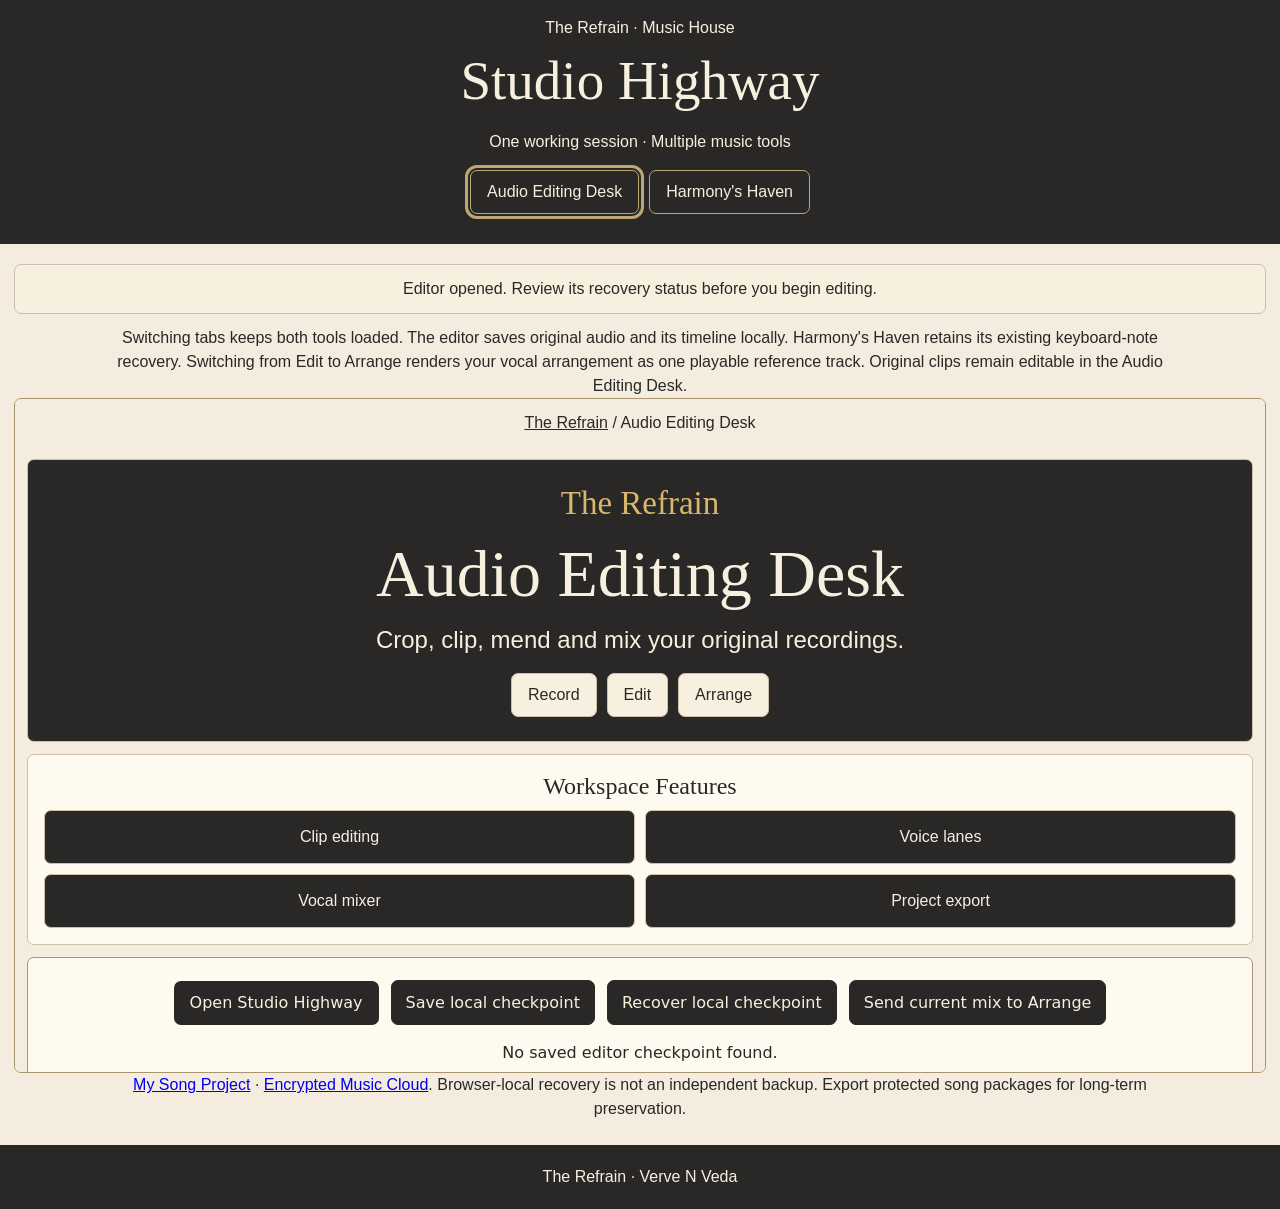
<file: apps/studio-highway.html>
<!doctype html>
<html lang="en"><head><meta charset="utf-8"><meta name="viewport" content="width=device-width,initial-scale=1">
<title>Studio Highway · The Refrain</title><link rel="stylesheet" href="../assets/refrain-core.css">
<style>
:root{--charcoal:#292827;--cream:#f8f0df;--paper:#f4eddf}
*{box-sizing:border-box}body{margin:0;background:var(--paper);color:var(--charcoal);font:400 16px/1.5 Nunito,Arial,sans-serif}
header{padding:16px;background:var(--charcoal);color:var(--cream);text-align:center}
h1{font:400 clamp(33px,5vw,55px)/1.2 Cinzel,Georgia,serif;margin:8px 0}
nav{display:flex;gap:10px;flex-wrap:wrap;justify-content:center;margin:14px 0}
button,a.action{font:400 16px/1.4 Nunito,Arial,sans-serif;min-height:44px;padding:10px 16px;border:1px solid #bfa774;border-radius:7px;background:var(--charcoal);color:var(--cream);cursor:pointer;text-decoration:none}
button[aria-selected=true]{outline:3px solid #bfa774;outline-offset:2px}
button:focus-visible,a:focus-visible{outline:3px solid #bfa774;outline-offset:3px}
main{padding:8px 14px 24px;max-width:1800px;margin:auto}
#studioState{background:var(--cream);border:1px solid #cdbfa8;border-radius:7px;padding:12px;margin:12px auto;text-align:center}
.framebox{display:none}.framebox.active{display:block}
iframe{display:block;border:1px solid #a99470;border-radius:7px;width:100%;height:75vh;min-height:540px;background:var(--paper)}
.note{max-width:1050px;margin:auto;text-align:center}
footer{background:var(--charcoal);color:var(--cream);padding:20px;text-align:center}
@media(max-width:700px){iframe{height:80vh}main{padding:6px}}
</style></head>
<body><header><div>The Refrain · Music House</div><h1>Studio Highway</h1><p>One working session · Multiple music tools</p>
<nav aria-label="Switch music workspaces" role="tablist">
<button type="button" role="tab" id="tab-edit" aria-controls="panel-edit" aria-selected="true" data-room="edit">Audio Editing Desk</button>
<button type="button" role="tab" id="tab-arrange" aria-controls="panel-arrange" aria-selected="false" data-room="arrange">Harmony's Haven</button>
</nav></header>
<main><p id="studioState" role="status" aria-live="polite">Opening the Audio Editing Desk. Local recovery is checked inside the editor.</p>
<p class="note">Switching tabs keeps both tools loaded. The editor saves original audio and its timeline locally. Harmony's Haven retains its existing keyboard-note recovery. Switching from Edit to Arrange renders your vocal arrangement as one playable reference track. Original clips remain editable in the Audio Editing Desk.</p>
<section class="framebox active" id="panel-edit" role="tabpanel" aria-labelledby="tab-edit"><iframe id="frame-edit" title="Audio Editing Desk" src="audio-editing-desk.html" allow="microphone"></iframe></section>
<section class="framebox" id="panel-arrange" role="tabpanel" aria-labelledby="tab-arrange"><iframe id="frame-arrange" title="Harmony's Haven" src="pro-keyboard_index.html" allow="microphone"></iframe></section>
<p class="note"><a href="song-project.html">My Song Project</a> · <a href="music-cloud.html">Encrypted Music Cloud</a>. Browser-local recovery is not an independent backup. Export protected song packages for long-term preservation.</p>
</main><footer>The Refrain · Verve N Veda</footer>
<script>
(()=>{
"use strict";
const tabs=[...document.querySelectorAll('[role="tab"]')],status=document.getElementById("studioState");
let active="edit",switching=false;
function frame(room){return document.getElementById("frame-"+room)}
async function switchRoom(room){
 if(switching||room===active)return;
 switching=true;
 try{
  if(active==="edit"){
   status.textContent="Saving Audio Editing Desk checkpoint before switching…";
   const child=frame("edit").contentWindow;
   if(!child||typeof child.RefrainEditorCheckpoint!=="function")throw Error("Editor is still loading or its recovery bridge is missing.");
   const ok=await child.RefrainEditorCheckpoint();
   if(!ok)throw Error("Editor checkpoint could not be verified. Stay in Edit and export a backup.");
  }
  if(active==="edit"&&room==="arrange"&&frame("edit").contentWindow?.RefrainEditorHasAudio?.()){
   status.textContent="Rendering current audio arrangement for Harmony's Haven…";
   const editor=frame("edit").contentWindow;
   const ok=await editor.RefrainEditorSendMix();
   if(!ok)throw Error("Audio handoff failed or no clips were available. Review the editor's status.");
   const target=frame("arrange");
   if(!target.contentWindow?.RefrainArrangeLoadEditorMix){
    await new Promise((resolve,reject)=>{
     const ready=()=>{clearTimeout(wait);resolve();};
     const wait=setTimeout(()=>{target.removeEventListener("load",ready);reject(Error("Harmony's Haven did not finish loading."));},15000);
     target.addEventListener("load",ready,{once:true});
    });
   }
   if(typeof target.contentWindow?.RefrainArrangeLoadEditorMix!=="function")throw Error("Harmony's Haven audio bridge is missing.");
   if(!await target.contentWindow.RefrainArrangeLoadEditorMix())throw Error("Audio saved, but Harmony's Haven could not load it.");
  }
  for(const tab of tabs){const selected=tab.dataset.room===room;tab.setAttribute("aria-selected",String(selected));document.getElementById("panel-"+tab.dataset.room).classList.toggle("active",selected);tab.tabIndex=selected?0:-1;}
  active=room;status.textContent="Opened "+(room==="edit"?"Audio Editing Desk":"Harmony's Haven")+". Both workspaces remain loaded in this tab.";
 }catch(e){status.textContent="Switch blocked: "+(e.message||"Unable to save current edits");}
 finally{switching=false;}
}
for(const t of tabs){t.addEventListener("click",()=>switchRoom(t.dataset.room));}
document.getElementById("frame-edit").addEventListener("load",()=>{status.textContent="Editor opened. Review its recovery status before you begin editing.";});
window.addEventListener("beforeunload",e=>{e.preventDefault();e.returnValue="";});
})();
</script></body></html>
</file>
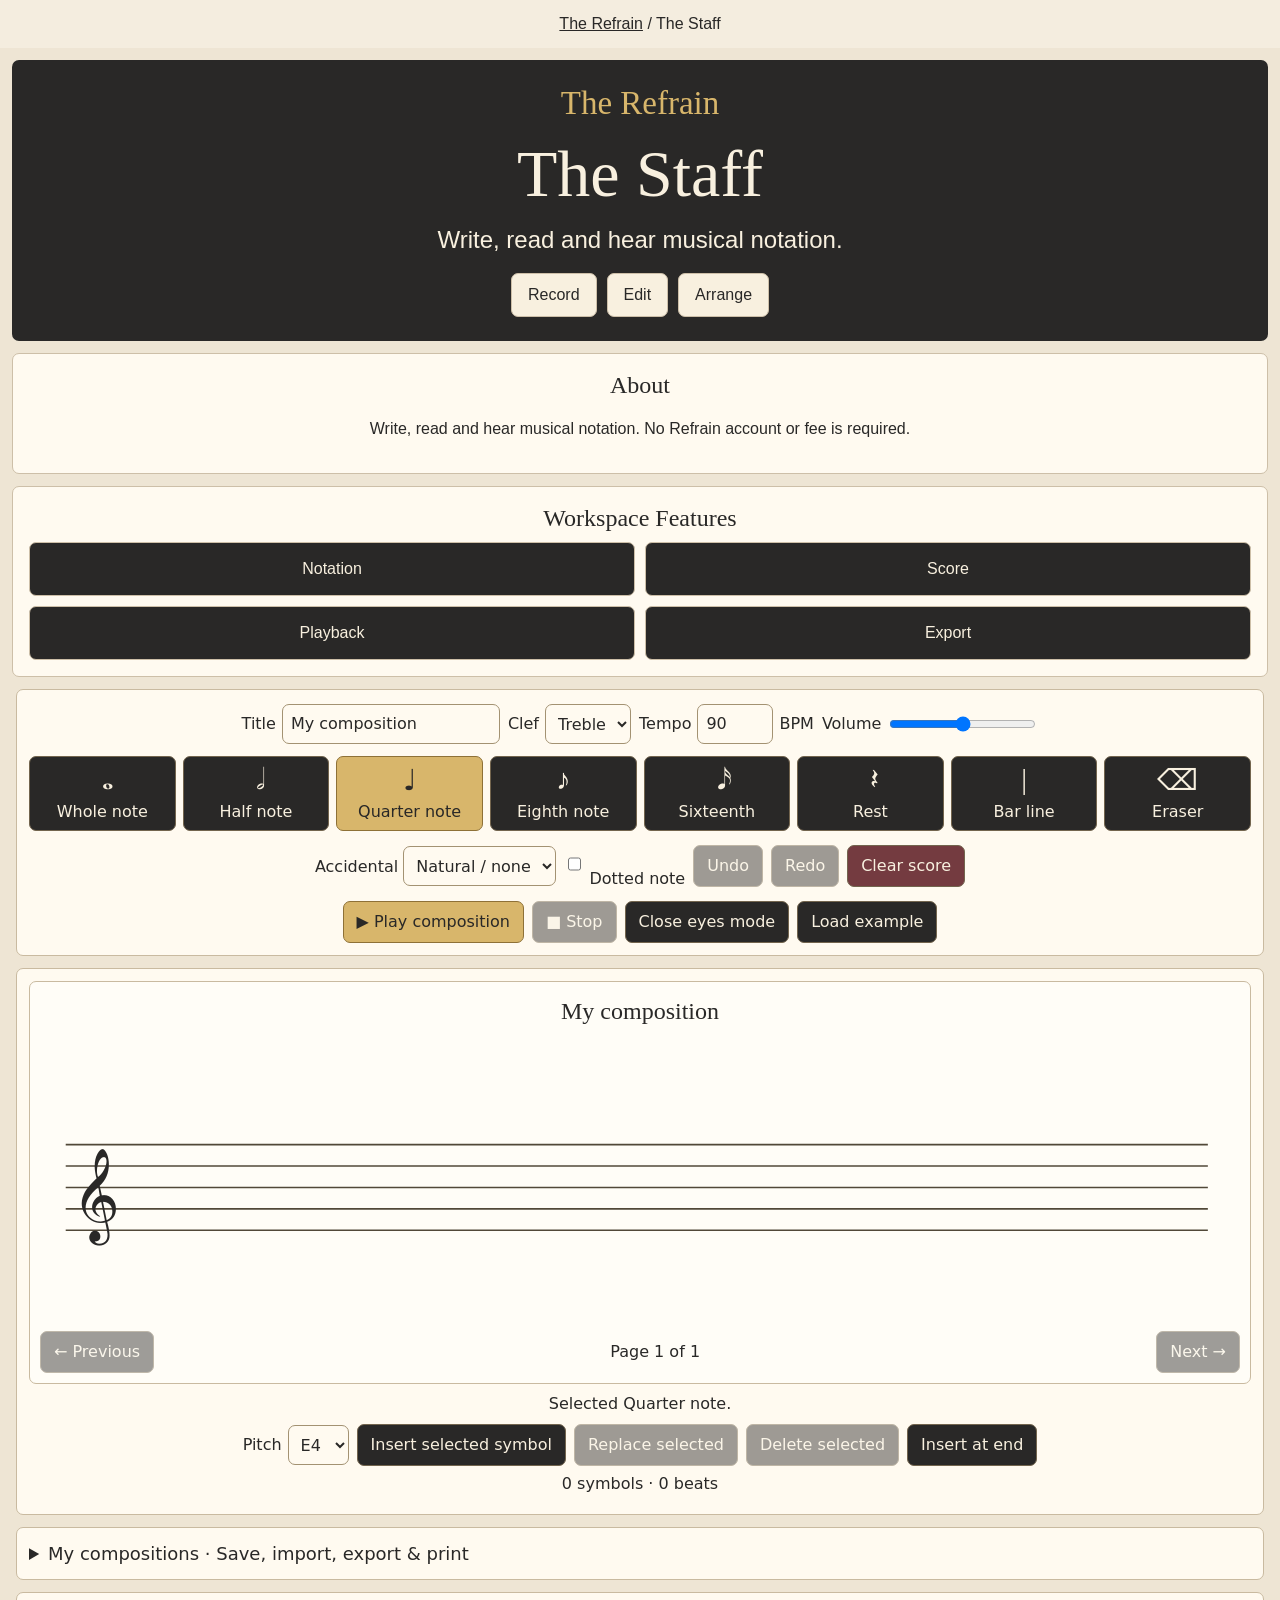
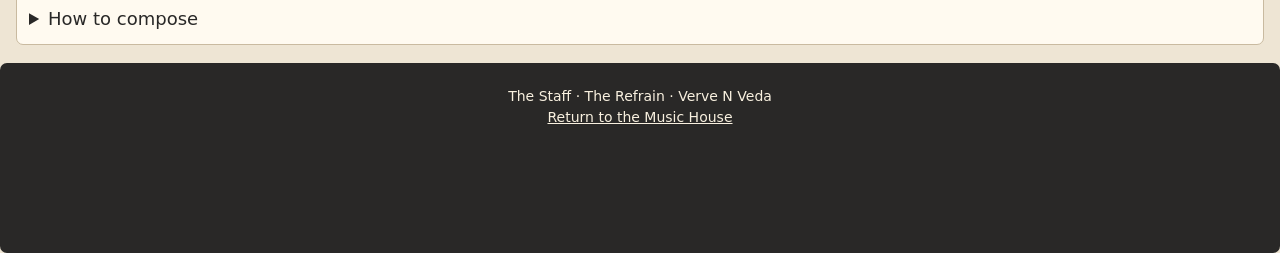
<file: apps/the-staff_index.html>
<!doctype html><html lang="en"><head><meta charset="utf-8"><meta name="viewport" content="width=device-width,initial-scale=1"><meta name="theme-color" content="#292827"><title>The Staff · Five Lines of Sound | The Refrain</title><style>
:root{--ink:#292827;--cream:#f8f0df;--gold:#d8b66b;--paper:#fffaf0;--line:#c9baa0}*{box-sizing:border-box}body{margin:0;background:#eee5d4;color:var(--ink);font:16px/1.5 Nunito,"Brandon Grotesque",system-ui,sans-serif}button,input,select{font:inherit}button,summary{cursor:pointer}button,a,select,input{border-radius:7px}button{min-height:42px;padding:8px 13px;border:1px solid #73654e;background:#292827;color:#f8f0df}button[aria-pressed=true],button.primary{background:#d8b66b;color:#292827;border-color:#8e7137}button:disabled{opacity:.45;cursor:not-allowed}button:focus-visible,a:focus-visible,input:focus-visible,select:focus-visible{outline:3px solid #ba872b;outline-offset:3px}a{color:inherit}input,select{min-height:40px;border:1px solid #a39272;background:var(--paper);color:var(--ink);padding:6px 8px;max-width:100%}.fallback{display:flex;justify-content:space-between;background:#c9ad76;padding:9px 16px}.shell{width:calc(100% - 32px);max-width:1800px;margin:auto}.crumb{padding:10px 0}.hero{text-align:center;background:#292827;color:var(--cream);padding:20px 12px;border-radius:7px}.hero h1{font:400 clamp(38px,5vw,66px)/1.15 Cinzel,Georgia,serif;margin:5px}.eyebrow{color:var(--gold);letter-spacing:.12em;text-transform:uppercase;font-size:16px}.hero p{margin:5px auto;max-width:750px}.tools,.panel,details{background:var(--paper);border:1px solid var(--line);border-radius:7px;margin:12px 0;padding:12px}.row{display:flex;align-items:center;justify-content:center;gap:8px;flex-wrap:wrap}.tools .row+.row{margin-top:10px}.palette{display:grid;grid-template-columns:repeat(8,minmax(0,1fr));gap:7px;margin:10px 0}.palette button{display:grid;justify-items:center;gap:3px;min-width:0;padding:6px}.palette .glyph{font:29px Georgia,serif}.palette .label{font-size:16px}.sheet{background:#fffdf7;border:1px solid var(--line);border-radius:7px;padding:10px}.sheet h2{text-align:center;font:400 24px Georgia,serif;margin:6px}.sheet svg{width:100%;height:auto;display:block;touch-action:manipulation;cursor:crosshair}.sheet svg:focus{outline:2px solid #b08436}.muted{color:#655948}.status{text-align:center;min-height:1.5em;margin:8px 0}.stats{text-align:center;margin:6px 0}.score-nav{justify-content:space-between}.tokenlist{display:flex;gap:5px;flex-wrap:wrap;justify-content:center}.tokenlist button{background:#fff8e8;color:#292827;border:1px solid #b9aa8e;min-height:38px}.tokenlist button[aria-pressed=true]{background:#d8b66b}.tokenlist button.playing{background:#a5d5b7}.danger{background:#743b40}.settings label{display:inline-flex;align-items:center;gap:6px}.footer{margin-top:18px;padding:23px 12px 55px;background:#292827;color:var(--cream);text-align:center}.footer a{color:var(--gold)}summary{font-size:18px}details>div{padding-top:12px}[hidden]{display:none!important}.listen-mode .sheet svg,.listen-mode .tokenlist{visibility:hidden}.listen-mode .sheet{background:#eee5d4}.listen-mode .sheet h2{visibility:hidden}@media(max-width:800px){.palette{grid-template-columns:repeat(4,minmax(0,1fr))}.shell{width:calc(100% - 16px)}}@media(max-width:420px){.palette{grid-template-columns:repeat(2,minmax(0,1fr))}}@media print{.hero,.fallback,.crumb,.tools,.footer,details,.score-nav,.status,.stats,.tokenlist{display:none!important}.sheet{border:0}.shell{width:100%}body{background:white}}
</style><link rel="stylesheet" href="../assets/refrain-core.css"></head><body data-refrain-core="1" data-refrain-root="../" data-refrain-title="The Staff"><nav class="rf-core-crumb" aria-label="Breadcrumb"><a href="../">The Refrain</a> / The Staff</nav><section class="rf-core-hero" aria-label="Workspace introduction"><div class="rf-core-eyebrow">The Refrain</div><h1>The Staff</h1><p>Write, read and hear musical notation.</p><nav class="rf-core-actions" aria-label="Music workspaces"><a href="../apps/recording-booth.html">Record</a><a href="../apps/audio-editing-desk.html">Edit</a><a href="../apps/pro-keyboard_index.html">Arrange</a></nav></section><section class="rf-core-about"><h2>About</h2><p>Write, read and hear musical notation. No Refrain account or fee is required.</p></section><section class="rf-core-features"><h2>Workspace Features</h2><div class="rf-core-grid"></div></section><dialog class="rf-core-dialog"><h2></h2><p></p><a href="#">Open tool</a> <button type="button">Close</button></dialog><main class="shell" data-i18n-no-online data-vnv-no-dictionary data-i18n-ignore>
<section class="tools" aria-label="Composition tools"><div class="row settings"><label>Title <input id="title" maxlength="100" value="My composition"></label><label>Clef <select id="clef"><option value="treble">Treble</option><option value="bass">Bass</option></select></label><label>Tempo <input id="tempo" type="number" min="40" max="200" value="90" style="width:76px"> BPM</label><label>Volume <input id="volume" type="range" min="0" max="0.5" step=".01" value=".25"></label></div>
<div class="palette" id="palette" aria-label="Musical symbols"></div><div class="row"><label>Accidental <select id="accidental"><option value="0">Natural / none</option><option value="1">Sharp ♯</option><option value="-1">Flat ♭</option></select></label><label><input type="checkbox" id="dotted"> Dotted note</label><button id="undo">Undo</button><button id="redo">Redo</button><button id="clear" class="danger">Clear score</button></div><div class="row"><button id="play" class="primary">▶ Play composition</button><button id="stop">■ Stop</button><button id="listen" aria-pressed="false">Close eyes mode</button><button id="example">Load example</button></div></section>
<section class="panel" id="workspace"><div class="sheet"><h2 id="sheetTitle">My composition</h2><svg id="staff" viewBox="0 0 1120 280" role="img" aria-label="Interactive five-line staff. Click a line or space to insert a note. Keyboard entry available below."></svg><div class="row score-nav"><button id="prev">← Previous</button><span id="page"></span><button id="next">Next →</button></div></div><p class="status" id="status" role="status" aria-live="polite">Choose a note symbol and click a line or space.</p><div class="row settings"><label>Pitch <select id="pitch"></select></label><button id="insert">Insert selected symbol</button><button id="replace">Replace selected</button><button id="delete">Delete selected</button><button id="end">Insert at end</button></div><p class="stats" id="stats"></p><div class="tokenlist" id="tokens" aria-label="Score events"></div></section>
<details><summary>My compositions · Save, import, export &amp; print</summary><div class="row"><button id="save">Save to this device</button><button id="export">Export score JSON</button><button id="exportHarmony" class="primary">Export to Harmony’s Haven</button><a href="pro-keyboard_index.html">Open Harmony’s Haven</a><button id="import">Import score JSON</button><input type="file" id="file" accept=".json,application/json" hidden><button id="print">Print all pages</button></div><p>Export to Harmony’s Haven creates a portable score that can be added as a new recording track. Select an instrument in Harmony’s Haven, then choose Import Staff Score. Your existing arrangement is retained.</p><p>Local recovery stores your current composition in this browser. Export a backup for permanent safekeeping.</p></details>
<details><summary>How to compose</summary><div><p>Choose a note length, then tap a staff line or space to insert its pitch. Use rests for silence and bar lines to separate phrases. Select an existing event below the staff to insert before it or replace it. Notes play from left to right in the order shown, using the selected tempo.</p><p>Treble and bass clefs change the display, not the actual pitches already written. Accidentals apply to the individual note; this beginner editor does not enforce key signatures or automatic measure rules. Playback is monophonic. Close eyes mode hides the score while you listen.</p></div></details></main><footer class="footer">The Staff · The Refrain · Verve N Veda<br><a href="../">Return to the Music House</a></footer>
<script>
(()=>{"use strict";
const $=id=>document.getElementById(id),ns="http://www.w3.org/2000/svg",KEY="refrain-staff-score-v1",MAX=256,PAGE=16;
const symbols=[["whole","𝅝","Whole note",4],["half","𝅗𝅥","Half note",2],["quarter","♩","Quarter note",1],["eighth","♪","Eighth note",.5],["sixteenth","𝅘𝅥𝅯","Sixteenth",.25],["rest","𝄽","Rest",1],["bar","|","Bar line",0],["erase","⌫","Eraser",0]];
const lengths=Object.fromEntries(symbols.filter(x=>x[0]!=="erase").map(x=>[x[0],x[3]]));
let events=[],selected=-1,page=0,tool="quarter",undo=[],redo=[],playing=-1,timer=null,ctx=null,voices=new Set(),running=false;
const letters="CDEFGAB",semitones=[0,2,4,5,7,9,11];
function midi(p,a=0){return 12*(Math.floor(p/7)+1)+semitones[p%7]+a}
function name(p,a=0){return letters[p%7]+(a===1?"♯":a===-1?"♭":"")+Math.floor(p/7)}
function base(){return $("clef").value==="bass"?7*2+4:7*4+2}
function yFor(p){return 186-(p-base())*10}
function say(t){$("status").textContent=t}
function valid(e){return e&&Object.hasOwn(lengths,e.kind)&&Number.isInteger(e.pitch)&&e.pitch>=7&&e.pitch<=55&&[-1,0,1].includes(e.acc)&&typeof e.dot==="boolean"}
function snapshot(){return {version:1,title:$("title").value,clef:$("clef").value,tempo:Math.max(40,Math.min(200,Number($("tempo").value)||90)),events:events.map(e=>({...e}))}}
function persist(){try{localStorage.setItem(KEY,JSON.stringify(snapshot()));return true}catch{return false}}
function restore(data){if(!data||data.version!==1||!Array.isArray(data.events)||data.events.length>MAX||!data.events.every(valid))throw Error("Invalid score");events=data.events.map(e=>({...e}));$("title").value=String(data.title||"My composition").slice(0,100);$("clef").value=data.clef==="bass"?"bass":"treble";$("tempo").value=Math.max(40,Math.min(200,Number(data.tempo)||90));selected=-1;page=0}
try{const raw=localStorage.getItem(KEY);if(raw)restore(JSON.parse(raw))}catch{}
function checkpoint(){undo.push(events.map(e=>({...e})));if(undo.length>80)undo.shift();redo=[]}
function edit(fn){stop();checkpoint();fn();page=Math.min(page,Math.max(0,Math.ceil(events.length/PAGE)-1));persist();render()}
function shape(root,tag,attrs,text){const el=document.createElementNS(ns,tag);for(const [k,v] of Object.entries(attrs))el.setAttribute(k,v);if(text!==undefined)el.textContent=text;root.append(el);return el}
function draw(root,items,offset=0,interactive=true){root.replaceChildren();const bottom=186;for(let i=0;i<5;i++)shape(root,"line",{x1:24,x2:1090,y1:bottom-i*20,y2:bottom-i*20,stroke:"#514838","stroke-width":1.5});shape(root,"text",{x:30,y:$("clef").value==="bass"?160:178,"font-size":76,fill:"#292827","font-family":"serif"},$("clef").value==="bass"?"𝄢":"𝄞");items.forEach((e,i)=>{const index=offset+i,x=112+i*60,y=yFor(e.pitch);if(interactive&&(index===selected||index===playing))shape(root,"rect",{x:x-24,y:12,width:48,height:246,rx:7,fill:index===playing?"#b7dfbe":"#f0d88e",opacity:.7});if(e.kind==="bar"){shape(root,"line",{x1:x,x2:x,y1:106,y2:186,stroke:"#292827","stroke-width":2});return}if(e.kind==="rest"){shape(root,"text",{x,y:150,"font-size":35,"text-anchor":"middle",fill:"#292827"},"𝄽");if(e.dot)shape(root,"circle",{cx:x+14,cy:144,r:2.5,fill:"#292827"});return}for(let yy=206;yy<=y+.1;yy+=20)shape(root,"line",{x1:x-13,x2:x+13,y1:yy,y2:yy,stroke:"#292827","stroke-width":1.5});for(let yy=86;yy>=y-.1;yy-=20)shape(root,"line",{x1:x-13,x2:x+13,y1:yy,y2:yy,stroke:"#292827","stroke-width":1.5});if(e.acc)shape(root,"text",{x:x-19,y:y+5,"font-size":21,"text-anchor":"middle"},e.acc===1?"♯":"♭");shape(root,"ellipse",{cx:x,cy:y,rx:8,ry:5.6,fill:["whole","half"].includes(e.kind)?"#fffdf7":"#292827",stroke:"#292827","stroke-width":1.7,transform:"rotate(-15 "+x+" "+y+")"});if(e.kind!=="whole"){const up=y>=146,sx=x+(up?7:-7),sy=y+(up?-38:38);shape(root,"line",{x1:sx,x2:sx,y1:y,y2:sy,stroke:"#292827","stroke-width":1.6});if(["eighth","sixteenth"].includes(e.kind)){for(let f=0;f<(e.kind==="sixteenth"?2:1);f++){const yy=sy+(up?f*8:-f*8);shape(root,"path",{d:"M"+sx+" "+yy+" q16 "+(up?8:-8)+" 8 "+(up?20:-20),fill:"none",stroke:"#292827","stroke-width":2})}}}if(e.dot)shape(root,"circle",{cx:x+13,cy:y,r:2.5,fill:"#292827"});shape(root,"text",{x,y:268,"text-anchor":"middle","font-size":13,fill:"#655948"},name(e.pitch,e.acc))})}
function pages(){return Math.max(1,Math.ceil(events.length/PAGE))}
function refreshPitch(){const old=Number($("pitch").value);$("pitch").replaceChildren();for(let p=base()-6;p<=base()+14;p++)$("pitch").append(new Option(name(p),p));$("pitch").value=old>=base()-6&&old<=base()+14?old:base()}
function render(){const root=$("staff");const part=events.slice(page*PAGE,page*PAGE+PAGE);const ys=part.filter(e=>e.kind!=="rest"&&e.kind!=="bar").map(e=>yFor(e.pitch));const top=Math.min(0,...ys.map(y=>y-50)),bottom=Math.max(280,...ys.map(y=>y+50));root.setAttribute("viewBox","0 "+top+" 1120 "+(bottom-top));draw(root,part,page*PAGE);$("sheetTitle").textContent=$("title").value||"My composition";$("page").textContent="Page "+(page+1)+" of "+pages();$("prev").disabled=page===0;$("next").disabled=page>=pages()-1;$("undo").disabled=!undo.length;$("redo").disabled=!redo.length;$("replace").disabled=selected<0;$("delete").disabled=selected<0;$("play").disabled=running;$("stop").disabled=!running;$("stats").textContent=events.length+" symbols · "+events.reduce((a,e)=>a+lengths[e.kind]*(e.dot?1.5:1),0)+" beats";$("tokens").replaceChildren();part.forEach((e,i)=>{const index=page*PAGE+i,b=document.createElement("button");b.type="button";b.textContent=(index+1)+". "+(e.kind==="bar"?"Bar":e.kind==="rest"?"Rest":name(e.pitch,e.acc))+" · "+lengths[e.kind]*(e.dot?1.5:1);b.setAttribute("aria-pressed",String(index===selected));b.classList.toggle("playing",index===playing);b.onclick=()=>{selected=index;$("pitch").value=String(e.pitch);render();say("Selected event "+(index+1)+". Insert before it, replace, or delete.")};$("tokens").append(b)})}
function choose(kind){tool=kind;for(const b of $("palette").children)b.setAttribute("aria-pressed",String(b.dataset.kind===kind));say("Selected "+symbols.find(s=>s[0]===kind)[2]+".")}
for(const [kind,glyph,label] of symbols){const b=document.createElement("button");b.type="button";b.dataset.kind=kind;const g=document.createElement("span");g.className="glyph";g.textContent=glyph;const l=document.createElement("span");l.className="label";l.textContent=label;b.append(g,l);b.onclick=()=>choose(kind);$("palette").append(b)}
function eventFor(p){return {kind:tool,pitch:p,acc:Number($("accidental").value),dot:$("dotted").checked&&tool!=="bar"}}
function insert(p,at=selected<0?events.length:selected){if(tool==="erase"){if(selected>=0)edit(()=>{events.splice(selected,1);selected=-1});return}if(events.length>=MAX){say("Score is full. Export before starting another.");return}const e=eventFor(p);edit(()=>{events.splice(at,0,e);selected=-1;page=Math.floor(at/PAGE)});if(e.kind!=="rest"&&e.kind!=="bar")tone(e,.3).catch(()=>{});say("Added "+(e.kind==="rest"?"rest":e.kind==="bar"?"bar line":name(p,e.acc))+".")}
$("staff").addEventListener("pointerdown",e=>{const svg=$("staff"),pt=svg.createSVGPoint();pt.x=e.clientX;pt.y=e.clientY;const matrix=svg.getScreenCTM();if(!matrix)return;const loc=pt.matrixTransform(matrix.inverse());const index=page*PAGE+Math.max(0,Math.min(PAGE-1,Math.round((loc.x-112)/60)));if(tool==="erase"){if(index<events.length)edit(()=>{events.splice(index,1);selected=-1});return}const p=Math.max(base()-6,Math.min(base()+14,base()+Math.round((186-loc.y)/10)));$("pitch").value=String(p);insert(p,Math.min(index,events.length))});
$("insert").onclick=()=>insert(Number($("pitch").value));$("replace").onclick=()=>{if(selected>=0&&tool!=="erase"){const e=eventFor(Number($("pitch").value));edit(()=>{events[selected]=e});say("Symbol replaced.")}};$("delete").onclick=()=>{if(selected>=0)edit(()=>{events.splice(selected,1);selected=-1})};$("end").onclick=()=>{selected=-1;page=pages()-1;render();say("Ready to append notes.")};
$("prev").onclick=()=>{page--;render()};$("next").onclick=()=>{page++;render()};$("undo").onclick=()=>{if(!undo.length)return;stop();redo.push(events.map(e=>({...e})));events=undo.pop();selected=-1;page=Math.min(page,pages()-1);persist();render()};$("redo").onclick=()=>{if(!redo.length)return;stop();undo.push(events.map(e=>({...e})));events=redo.pop();selected=-1;page=Math.min(page,pages()-1);persist();render()};
$("clear").onclick=()=>{if(confirm("Clear this composition? You can undo this action."))edit(()=>{events=[];selected=-1;page=0})};
async function tone(e,seconds){const C=window.AudioContext||window.webkitAudioContext;if(!C)throw Error("Audio unavailable");if(!ctx)ctx=new C();if(ctx.state==="suspended")await ctx.resume();if(ctx.state!=="running")throw Error("Audio unavailable");const osc=ctx.createOscillator(),gain=ctx.createGain(),t=ctx.currentTime;osc.type="triangle";osc.frequency.value=440*2**((midi(e.pitch,e.acc)-69)/12);gain.gain.setValueAtTime(.0001,t);gain.gain.exponentialRampToValueAtTime(Math.max(.0001,Number($("volume").value)),t+.012);gain.gain.exponentialRampToValueAtTime(.0001,t+Math.max(.05,seconds));osc.connect(gain).connect(ctx.destination);voices.add(osc);osc.onended=()=>{voices.delete(osc);osc.disconnect();gain.disconnect()};osc.start(t);osc.stop(t+Math.max(.06,seconds+.01))}
function stop(){running=false;clearTimeout(timer);timer=null;voices.forEach(v=>{try{v.stop()}catch{}});voices.clear();playing=-1;render()}
async function play(){stop();if(!events.some(e=>e.kind!=="bar")){say("Add notes or rests first.");return}running=true;render();const beat=60/Math.max(40,Math.min(200,Number($("tempo").value)||90));let i=0;async function next(){if(!running)return;while(i<events.length&&events[i].kind==="bar")i++;if(i>=events.length){stop();say("Composition complete.");return}const e=events[i];playing=i;page=Math.floor(i/PAGE);render();const duration=beat*lengths[e.kind]*(e.dot?1.5:1);if(e.kind!=="rest"){try{await tone(e,duration*.9)}catch{stop();say("Unable to start audio.");return}}if(!running)return;i++;timer=setTimeout(next,duration*1000)}say("Playing your composition…");next()}
$("play").onclick=play;$("stop").onclick=()=>{stop();say("Playback stopped.")};$("listen").onclick=()=>{const on=$("listen").getAttribute("aria-pressed")!=="true";$("listen").setAttribute("aria-pressed",String(on));$("listen").textContent=on?"Open eyes mode":"Close eyes mode";$("workspace").classList.toggle("listen-mode",on);say(on?"Listen to your composition without looking at the notes.":"Score visible.")};
$("example").onclick=()=>{if(events.length&&!confirm("Replace the current score with a sample? Undo is available."))return;edit(()=>{events=[28,29,30,32,30,29,28].map((pitch,i)=>({kind:i===6?"half":"quarter",pitch,acc:0,dot:false}));selected=-1;page=0});say("Original seven-note example ready.")};
$("title").oninput=()=>{persist();render()};$("tempo").onchange=()=>{persist()};$("clef").onchange=()=>{refreshPitch();persist();render()};$("save").onclick=()=>say(persist()?"Composition saved on this device.":"Local storage unavailable. Export a backup.");$("export").onclick=()=>{const url=URL.createObjectURL(new Blob([JSON.stringify(snapshot(),null,2)],{type:"application/json"})),a=document.createElement("a");a.href=url;a.download="refrain-composition.json";a.click();setTimeout(()=>URL.revokeObjectURL(url),1000)};$("exportHarmony").onclick=()=>{const data=snapshot();if(!data.events.some(e=>e.kind!=="bar"&&e.kind!=="rest")){say("Add playable notes before exporting.");return}if(data.events.some(e=>e.kind!=="bar"&&e.kind!=="rest"&&(midi(e.pitch,e.acc)<21||midi(e.pitch,e.acc)>108))){say("A note falls outside Harmony’s Haven’s 88-key range.");return}const url=URL.createObjectURL(new Blob([JSON.stringify({...data,suite:"RefrainStaff"},null,2)],{type:"application/json"})),a=document.createElement("a");a.href=url;a.download="harmony-staff-"+(data.title.replace(/[^a-z0-9]+/gi,"-").replace(/^-|-$/g,"").slice(0,60)||"composition")+".json";a.click();setTimeout(()=>URL.revokeObjectURL(url),1000);say("Score exported. Open Harmony’s Haven and choose Import Staff Score in the recorder.")};$("import").onclick=()=>$("file").click();$("file").onchange=async()=>{const f=$("file").files[0];$("file").value="";if(!f)return;try{if(f.size>1000000)throw Error("File too large");const data=JSON.parse(await f.text());if(!data||data.version!==1||!Array.isArray(data.events)||data.events.length>MAX||!data.events.every(valid))throw Error("Invalid score");if(!confirm("Replace the current composition with this file?"))return;stop();restore(data);undo=[];redo=[];refreshPitch();persist();render();say("Composition imported.")}catch{say("Unable to import this score.")}};
$("print").onclick=()=>{const print=document.createElement("div");print.id="printScore";for(let i=0;i<pages();i++){const h=document.createElement("h2");h.textContent=($("title").value||"My composition")+" · "+(i+1);print.append(h);const svg=document.createElementNS(ns,"svg");const part=events.slice(i*PAGE,i*PAGE+PAGE),ys=part.filter(e=>e.kind!=="rest"&&e.kind!=="bar").map(e=>yFor(e.pitch)),top=Math.min(0,...ys.map(y=>y-50)),bottom=Math.max(280,...ys.map(y=>y+50));svg.setAttribute("viewBox","0 "+top+" 1120 "+(bottom-top));svg.style.width="100%";draw(svg,part,i*PAGE,false);print.append(svg)}const style=document.createElement("style");style.textContent="@media screen{#printScore{display:none}} @media print{body>*:not(#printScore){display:none!important}#printScore{display:block!important}#printScore svg{break-inside:avoid}}";document.head.append(style);document.body.append(print);window.print();print.remove();style.remove()};
window.addEventListener("pagehide",()=>{running=false;clearTimeout(timer);voices.forEach(v=>{try{v.stop()}catch{}})});refreshPitch();choose("quarter");render();
})();
</script><script src="https://vervenveda.com/assets/vnv-333-ticker.js"></script><script src="https://vervenveda.com/assets/vnv-ticker-autopopulate.js"></script><script src="https://vervenveda.com/assets/vnv-header-autopopulate.js"></script><script src="../assets/refrain-core.js"></script><script src="https://vervenveda.com/assets/vnv-class-tools-toolbar.js?v=1.6.1"></script><script src="https://vervenveda.com/assets/vnv-ecosystem-toolbar.js"></script><script src="https://vervenveda.com/assets/khaemenes-campus-phrases.js" defer></script><script src="https://vervenveda.com/assets/khaemenes-interlingual-core.js" defer></script><script src="https://vervenveda.com/Khaemenes_Linguistics.github.io/assets/khaemenes-translator-loader.js?v=1.1.1" defer></script><script src="https://vervenveda.com/assets/vnv-language.js?v=20261121-half-height" defer></script>
<script src="https://vervenveda.com/assets/vnv-support.js" defer></script>
</body></html>
</file>
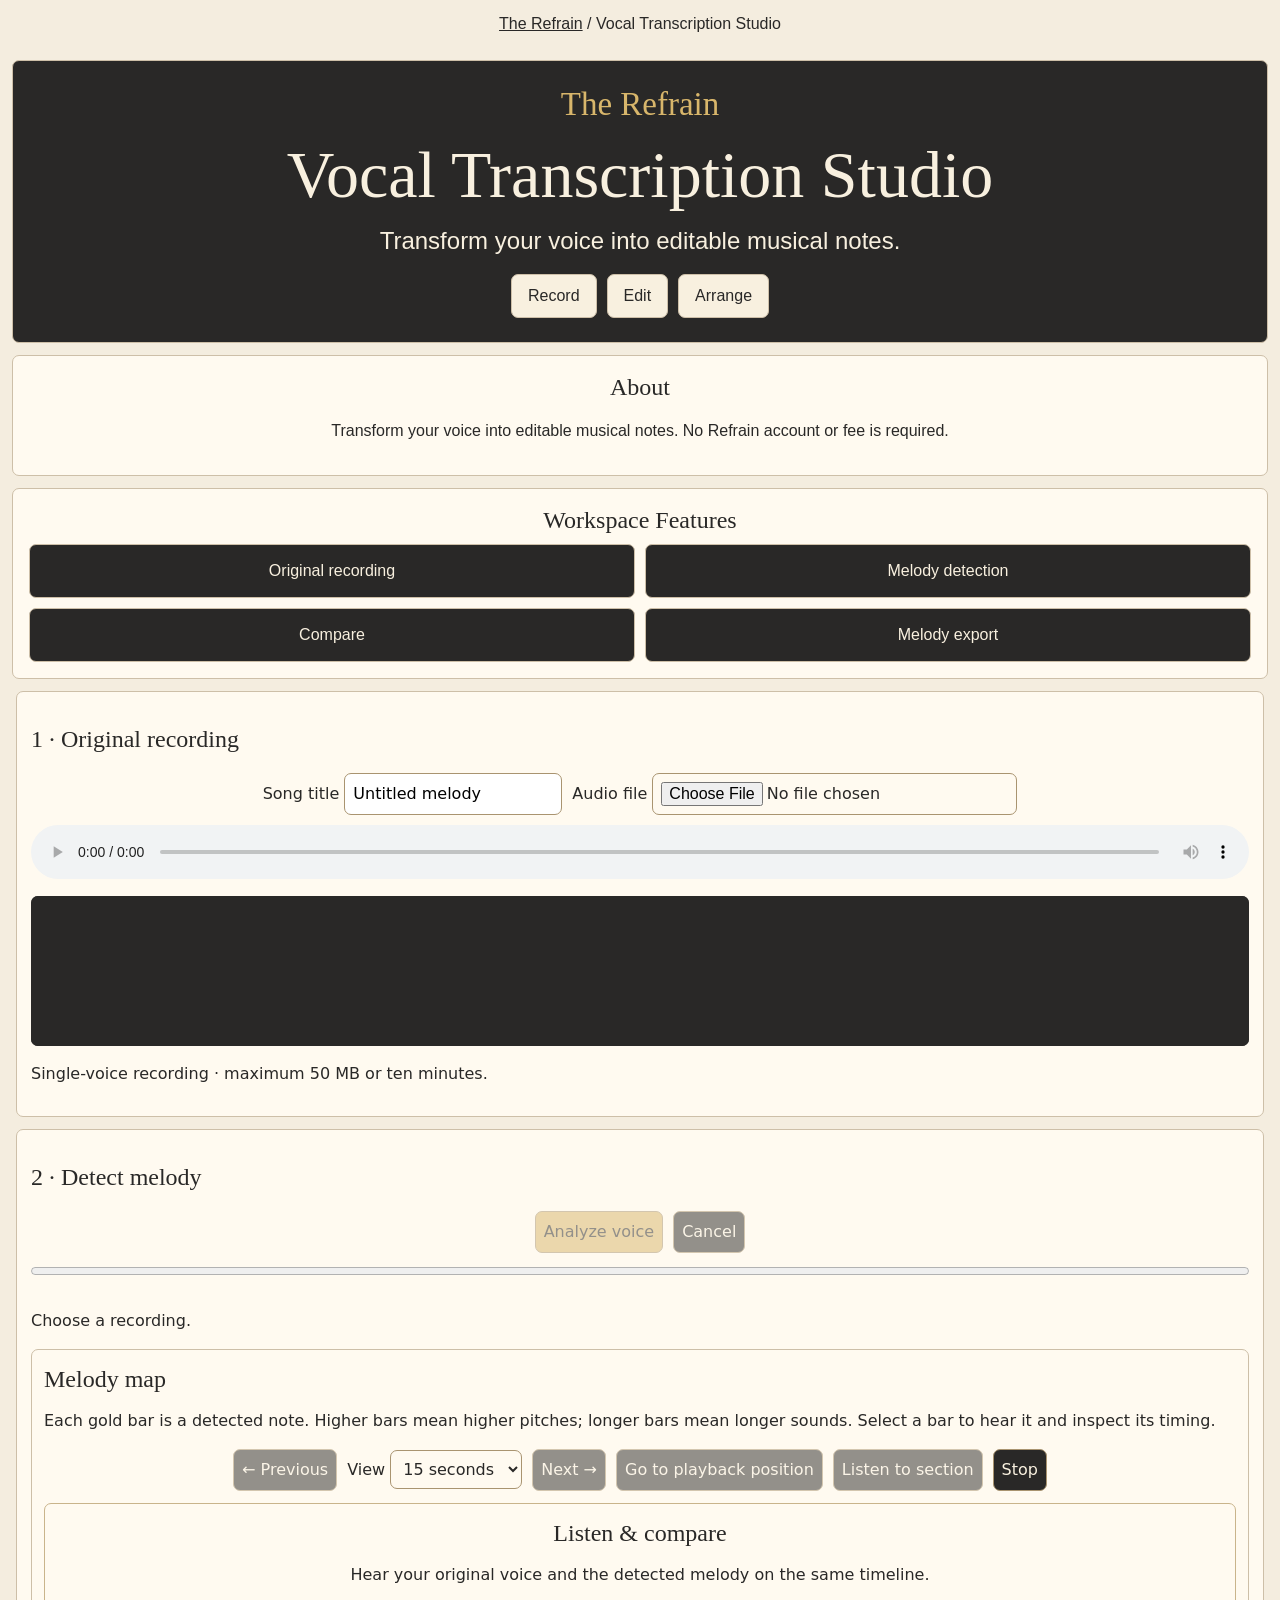
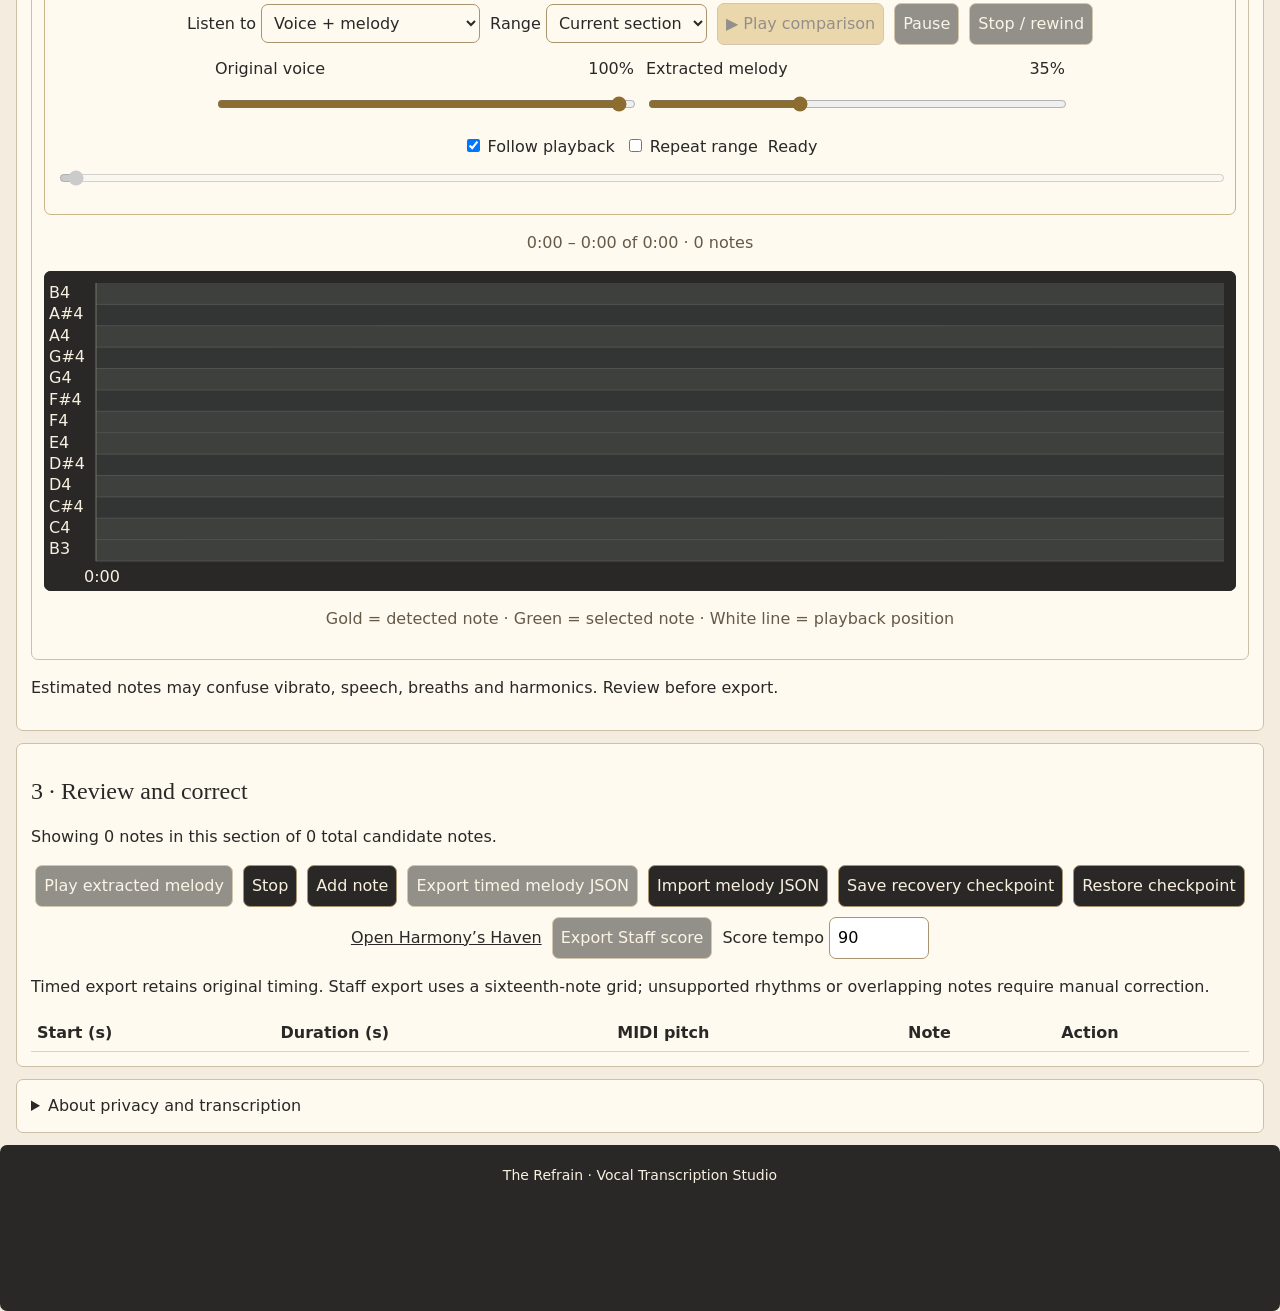
<file: apps/vocal-transcription.html>
<!doctype html><html lang="en"><head><meta charset="utf-8"><meta name="viewport" content="width=device-width,initial-scale=1"><title>Vocal Transcription Studio | The Refrain</title><style>*{box-sizing:border-box}body{margin:0;background:#f4eddf;color:#292827;font:16px/1.5 Nunito,system-ui,sans-serif}main{width:calc(100% - 32px);max-width:1600px;margin:auto}.hero,footer{background:#292827;color:#f8f0df;text-align:center;padding:20px;border-radius:7px}.hero h1{font:400 clamp(33px,5vw,55px) Georgia,serif;margin:6px}.gold{color:#d8b66b}section,details{background:#fffaf0;border:1px solid #cdbfa8;border-radius:7px;padding:14px;margin:12px 0}h2{font:400 24px Georgia,serif}.row{display:flex;flex-wrap:wrap;gap:10px;align-items:center;justify-content:center}button,input{font:inherit;border-radius:7px;max-width:100%;padding:8px;border:1px solid #a99470}button{background:#292827;color:#f8f0df;cursor:pointer}button.primary{background:#d8b66b;color:#292827}button:disabled{opacity:.5}input[type=number]{width:100px}canvas{width:100%;height:150px;display:block;background:#292827;border-radius:7px}audio,progress{width:100%;margin:10px 0}.scroll{max-height:400px;overflow:auto}table{width:100%;border-collapse:collapse}th,td{padding:6px;border-bottom:1px solid #ded2bb;text-align:left}footer{padding-bottom:65px}summary{cursor:pointer}a{color:inherit} .review{border:1px solid #cdbfa8;border-radius:7px;padding:12px;margin-top:12px}.review h3{font:400 24px Georgia,serif;margin:4px 0}.review select{font:inherit;padding:8px;border-radius:7px;background:#fffaf0;color:#292827;border:1px solid #a99470}#pitch{height:320px;touch-action:manipulation}.range{text-align:center;color:#655948}.review [hidden]{display:none!important}tr.selected{background:#e1eedc} .review button{min-height:42px}.comparison{background:#eee2c8;border:1px solid #c9b48b;border-radius:7px;padding:12px;margin:12px 0}.comparison h3,.comparison p{text-align:center}.mixcontrols{display:grid;grid-template-columns:repeat(2,minmax(0,1fr));gap:12px;margin:12px auto;max-width:850px}.mixcontrols label{display:grid;grid-template-columns:1fr auto;gap:4px}.mixcontrols input{grid-column:1/-1;width:100%;accent-color:#8d6c30}#compareSeek{width:100%;accent-color:#8d6c30}@media(max-width:600px){.mixcontrols{grid-template-columns:1fr}}</style><link rel="stylesheet" href="../assets/refrain-core.css"></head><body data-refrain-core="1" data-refrain-root="../" data-refrain-title="Vocal Transcription Studio"><nav class="rf-core-crumb" aria-label="Breadcrumb"><a href="../">The Refrain</a> / Vocal Transcription Studio</nav><section class="rf-core-hero" aria-label="Workspace introduction"><div class="rf-core-eyebrow">The Refrain</div><h1>Vocal Transcription Studio</h1><p>Transform your voice into editable musical notes.</p><nav class="rf-core-actions" aria-label="Music workspaces"><a href="../apps/recording-booth.html">Record</a><a href="../apps/audio-editing-desk.html">Edit</a><a href="../apps/pro-keyboard_index.html">Arrange</a></nav></section><section class="rf-core-about"><h2>About</h2><p>Transform your voice into editable musical notes. No Refrain account or fee is required.</p></section><section class="rf-core-features"><h2>Workspace Features</h2><div class="rf-core-grid"></div></section><dialog class="rf-core-dialog"><h2></h2><p></p><a href="#">Open tool</a> <button type="button">Close</button></dialog><main data-i18n-no-online data-vnv-no-dictionary data-i18n-ignore><section><h2>1 · Original recording</h2><div class="row"><label>Song title <input id="title" maxlength="100" value="Untitled melody"></label><label>Audio file <input id="file" type="file" accept="audio/*,.m4a,.wav,.mp3"></label></div><audio id="audio" controls></audio><canvas id="wave" aria-label="Waveform"></canvas><p>Single-voice recording · maximum 50 MB or ten minutes.</p></section><section><h2>2 · Detect melody</h2><div class="row"><button id="analyze" class="primary">Analyze voice</button><button id="cancel">Cancel</button></div><progress id="progress" max="1" value="0"></progress><p id="status" role="status" aria-live="polite">Choose a recording.</p><div class="review"><h3>Melody map</h3><p>Each gold bar is a detected note. Higher bars mean higher pitches; longer bars mean longer sounds. Select a bar to hear it and inspect its timing.</p><div class="row"><button id="backPhrase">← Previous</button><label>View <select id="zoom"><option value="8">8 seconds</option><option value="15" selected>15 seconds</option><option value="30">30 seconds</option><option value="all">Whole song</option></select></label><button id="nextPhrase">Next →</button><button id="followAudio">Go to playback position</button><button id="listenPhrase">Listen to section</button><button id="stopPhrase">Stop</button></div><div class="comparison"><h3>Listen &amp; compare</h3><p>Hear your original voice and the detected melody on the same timeline.</p><div class="row"><label>Listen to <select id="compareMode"><option value="both">Voice + melody</option><option value="voice">Original voice only</option><option value="melody">Extracted melody only</option></select></label><label>Range <select id="compareRange"><option value="section">Current section</option><option value="all">Whole song</option></select></label><button id="comparePlay" class="primary">▶ Play comparison</button><button id="comparePause">Pause</button><button id="compareStop">Stop / rewind</button></div><div class="mixcontrols"><label>Original voice <output id="voiceLevel">100%</output><input id="voiceGain" type="range" min="0" max="1" step=".01" value="1"></label><label>Extracted melody <output id="melodyLevel">35%</output><input id="melodyGain" type="range" min="0" max="1" step=".01" value=".35"></label></div><div class="row"><label><input id="compareFollow" type="checkbox" checked> Follow playback</label><label><input id="compareLoop" type="checkbox"> Repeat range</label><span id="compareClock" role="status">Ready</span></div><input id="compareSeek" type="range" min="0" max="1000" step="1" value="0" aria-label="Comparison playback position"></div><p id="range" class="range"></p><canvas id="pitch" aria-label="Melody map with labeled pitches and time scale"></canvas><div class="row" id="selection" hidden><span id="selectedNote"></span><button id="hearNote">Hear note</button><button id="lowerNote">− Semitone</button><button id="raiseNote">+ Semitone</button><button id="removeNote">Remove selected</button></div><p class="range">Gold = detected note · Green = selected note · White line = playback position</p></div><p>Estimated notes may confuse vibrato, speech, breaths and harmonics. Review before export.</p></section><section><h2>3 · Review and correct</h2><p id="tableRange"></p><div class="row"><button id="preview">Play extracted melody</button><button id="stop">Stop</button><button id="add">Add note</button><button id="export">Export timed melody JSON</button><button id="import">Import melody JSON</button><input id="melodyFile" type="file" accept=".json,application/json" hidden><button id="save">Save recovery checkpoint</button><button id="recover">Restore checkpoint</button><a href="pro-keyboard_index.html">Open Harmony’s Haven</a><button id="staff">Export Staff score</button><label>Score tempo <input id="bpm" type="number" min="40" max="200" value="90"></label></div><p>Timed export retains original timing. Staff export uses a sixteenth-note grid; unsupported rhythms or overlapping notes require manual correction.</p><div class="scroll"><table><thead><tr><th>Start (s)</th><th>Duration (s)</th><th>MIDI pitch</th><th>Note</th><th>Action</th></tr></thead><tbody id="notes"></tbody></table></div></section><details><summary>About privacy and transcription</summary><p>Local Web Audio decoding and autocorrelation estimate a single vocal melody. No audio upload or cloud AI. Melody edits can be saved explicitly on this device; original audio is never stored by this application. Export a backup before leaving. <a href="the-staff_index.html">Open The Staff</a>.</p></details></main><footer>The Refrain · Vocal Transcription Studio</footer><script>(()=>{const $=id=>document.getElementById(id);let originalBuffer=null,signal=null,seconds=0,notes=[],url=null,run=0,busy=false,ctx=null,voices=[];const rate=12000,names=["C","C#","D","D#","E","F","F#","G","G#","A","A#","B"],name=m=>names[m%12]+(Math.floor(m/12)-1),say=t=>$("status").textContent=t;
function stop(){stopComparison(true);voices.forEach(v=>{try{v.stop()}catch{}});voices=[]}
let viewStart=0,selected=null,hit=[],phraseTimer=null;
function extent(){return Math.max(.01,seconds,...notes.map(n=>n.start+n.duration))}
function view(){const total=extent(),span=$("zoom").value==="all"?total:Math.min(total,Number($("zoom").value));viewStart=Math.max(0,Math.min(viewStart,total-span));return {start:viewStart,end:viewStart+span,span}}
function timeLabel(t){return Math.floor(t/60)+":"+String(Math.floor(t%60)).padStart(2,"0")}
function visible(){const v=view();return notes.filter(n=>n.start<v.end&&n.start+n.duration>v.start)}
let waveformSignal=null,waveformWidth=0;
function draw(){const c=$("wave"),targetWidth=Math.max(300,c.clientWidth);if(waveformSignal!==signal||waveformWidth!==targetWidth){waveformSignal=signal;waveformWidth=targetWidth;const w=c.width=targetWidth,h=c.height=150,g=c.getContext("2d");g.fillStyle="#292827";g.fillRect(0,0,w,h);if(signal){g.strokeStyle="#d8b66b";g.beginPath();for(let x=0;x<w;x++){let lo=0,hi=0;for(let i=Math.floor(x*signal.length/w);i<Math.floor((x+1)*signal.length/w);i++){lo=Math.min(lo,signal[i]);hi=Math.max(hi,signal[i])}g.moveTo(x,h/2-lo*h*.48);g.lineTo(x,h/2-hi*h*.48)}g.stroke()}}
const p=$("pitch"),pw=p.width=Math.max(300,p.clientWidth),ph=p.height=320,q=p.getContext("2d"),v=view(),items=visible(),left=52,right=pw-12,top=12,bottom=ph-30;
q.fillStyle="#292827";q.fillRect(0,0,pw,ph);hit=[];const pitches=items.map(n=>n.midi),lo=Math.max(21,Math.min(60,...pitches)-1),hi=Math.min(108,Math.max(lo+11,...pitches)+1),dy=(bottom-top)/(hi-lo+1),x=t=>left+(t-v.start)/v.span*(right-left),y=m=>bottom-(m-lo+.5)*dy;
q.font="16px system-ui";q.textBaseline="middle";for(let m=lo;m<=hi;m++){q.fillStyle=[1,3,6,8,10].includes(m%12)?"#323534":"#3e403d";q.fillRect(left,y(m)-dy/2,right-left,dy);q.fillStyle="#f8f0df";if(dy>=11||m%12===0)q.fillText(name(m),5,y(m));q.strokeStyle="#51534f";q.beginPath();q.moveTo(left,y(m)+dy/2);q.lineTo(right,y(m)+dy/2);q.stroke()}
const step=v.span>60?30:v.span>20?5:v.span>10?2:1;for(let t=Math.ceil(v.start/step)*step;t<=v.end;t+=step){q.strokeStyle="#77766a";q.beginPath();q.moveTo(x(t),top);q.lineTo(x(t),bottom);q.stroke();q.fillStyle="#f8f0df";q.fillText(timeLabel(t),x(t)-12,ph-13)}
for(const n of items){const xx=x(Math.max(v.start,n.start)),ww=Math.max(3,x(Math.min(v.end,n.start+n.duration))-xx),yy=y(n.midi)-dy*.36,hh=Math.max(3,dy*.72);q.fillStyle=n===selected?"#9ed5b1":"#d8b66b";q.fillRect(xx,yy,ww,hh);hit.push({n,x:xx,y:yy,w:ww,h:hh});if(ww>32&&hh>12){q.fillStyle="#292827";q.fillText(name(n.midi),xx+3,yy+hh/2)}}
const t=comparison.active||comparison.paused?comparisonPosition():$("audio").currentTime;if((url||comparison.active||comparison.paused)&&t>=v.start&&t<=v.end){q.strokeStyle="#fff";q.lineWidth=2;q.beginPath();q.moveTo(x(t),top);q.lineTo(x(t),bottom);q.stroke()}
$("range").textContent=timeLabel(v.start)+" – "+timeLabel(v.end)+" of "+timeLabel(extent())+" · "+items.length+" notes";$("tableRange").textContent="Showing "+items.length+" notes in this section of "+notes.length+" total candidate notes.";$("backPhrase").disabled=v.start<=0;$("nextPhrase").disabled=v.end>=extent()-.001;$("listenPhrase").disabled=!url;$("followAudio").disabled=!url;$("selection").hidden=!selected;if(selected)$("selectedNote").textContent=name(selected.midi)+" · "+selected.start.toFixed(2)+" s · "+selected.duration.toFixed(2)+" s";
}
function chooseSection(delta){stopComparison(true);viewStart+=delta*view().span;selected=null;render()}
$("backPhrase").onclick=()=>chooseSection(-1);$("nextPhrase").onclick=()=>chooseSection(1);$("zoom").onchange=()=>{stopComparison(true);selected=null;render()};$("followAudio").onclick=()=>{viewStart=$("audio").currentTime;selected=null;render()};
$("pitch").onclick=e=>{const p=$("pitch"),b=p.getBoundingClientRect(),x=(e.clientX-b.left)*p.width/b.width,y=(e.clientY-b.top)*p.height/b.height;const h=hit.slice().reverse().find(h=>x>=h.x-2&&x<=h.x+h.w+2&&y>=h.y-3&&y<=h.y+h.h+3);if(h){selected=h.n;render();hear(selected)}};
async function hear(n){stop();$("audio").pause();try{ctx=ctx||new (window.AudioContext||window.webkitAudioContext)();await ctx.resume();const o=ctx.createOscillator(),g=ctx.createGain(),t=ctx.currentTime,d=Math.min(2,Math.max(.08,n.duration));o.frequency.value=440*2**((n.midi-69)/12);g.gain.setValueAtTime(.08,t);g.gain.exponentialRampToValueAtTime(.0001,t+d);o.connect(g).connect(ctx.destination);voices.push(o);o.onended=()=>{voices=voices.filter(v=>v!==o);o.disconnect();g.disconnect()};o.start();o.stop(t+d)}catch{say("Audio preview unavailable.")}}
$("hearNote").onclick=()=>{if(selected)hear(selected)};function transpose(d){if(selected&&!busy){selected.midi=Math.max(21,Math.min(108,selected.midi+d));render();hear(selected)}}$("lowerNote").onclick=()=>transpose(-1);$("raiseNote").onclick=()=>transpose(1);$("removeNote").onclick=()=>{if(selected&&!busy&&confirm("Remove this candidate note?")){notes=notes.filter(n=>n!==selected);selected=null;render()}};
$("listenPhrase").onclick=()=>{if(!url)return;stop();clearTimeout(phraseTimer);const v=view(),a=$("audio");a.currentTime=v.start;a.play().catch(()=>say("Playback unavailable."));phraseTimer=setTimeout(()=>a.pause(),v.span*1000)};$("stopPhrase").onclick=()=>{clearTimeout(phraseTimer);$("audio").pause();stop()};$("audio").addEventListener("timeupdate",()=>{if(url)draw()});$("audio").addEventListener("pause",()=>clearTimeout(phraseTimer));
function render(){updateComparisonControls();if(selected&&!notes.includes(selected))selected=null;const root=$("notes");root.replaceChildren();for(const n of visible()){const i=notes.indexOf(n);const tr=document.createElement("tr");if(n===selected)tr.className="selected";for(const [key,min,max,step] of [["start",0,600,.01],["duration",.01,600,.01],["midi",21,108,1]]){const td=document.createElement("td"),input=document.createElement("input");input.type="number";input.min=min;input.max=max;input.step=step;input.value=n[key];input.setAttribute("aria-label",key+" note "+(i+1));input.onchange=()=>{stopComparison(true);const v=Number(input.value);if(input.value!==""&&Number.isFinite(v)){n[key]=Math.max(min,Math.min(max,key==="midi"?Math.round(v):v))}input.value=n[key];tr.children[3].textContent=name(n.midi);draw()};td.append(input);tr.append(td)}const td=document.createElement("td");td.textContent=name(n.midi);tr.append(td);const cell=document.createElement("td"),b=document.createElement("button");b.textContent="Remove";b.onclick=()=>{if(busy)return;stopComparison(true);notes.splice(i,1);if(selected===n)selected=null;render()};cell.append(b);tr.append(cell);root.append(tr)}$("analyze").disabled=!signal||busy;$("cancel").disabled=!busy;for(const id of ["preview","export","staff"])$(id).disabled=!notes.length||busy;draw()}
$("file").onchange=async()=>{const f=$("file").files[0];if(!f)return;if(f.size>50*1024*1024){say("Maximum file size 50 MB.");return}const token=++run;busy=true;stop();$("audio").pause();render();try{const C=window.AudioContext||window.webkitAudioContext,decoder=new C();let b;try{b=await decoder.decodeAudioData(await f.arrayBuffer())}finally{await decoder.close()}if(b.duration>600)throw Error("Maximum length is ten minutes.");const offline=new OfflineAudioContext(1,Math.ceil(b.duration*rate),rate),src=offline.createBufferSource();src.buffer=b;src.connect(offline.destination);src.start();const result=await offline.startRendering();if(token!==run)return;originalBuffer=b;signal=result.getChannelData(0);seconds=b.duration;if(url)URL.revokeObjectURL(url);url=URL.createObjectURL(f);$("audio").src=url;say(seconds.toFixed(1)+" seconds decoded locally. Ready to analyze or review existing notes.")}catch(e){say("Cannot decode: "+e.message)}finally{if(token===run){busy=false;render()}}};
function detect(pos){const N=480,lo=17,hi=141;let mean=0,energy=0;for(let i=0;i<N+hi;i++)mean+=signal[pos+i];mean/=N+hi;for(let i=0;i<N;i++)energy+=(signal[pos+i]-mean)**2;if(Math.sqrt(energy/N)<.008)return null;const c=[];let best=-1;for(let lag=lo;lag<=hi;lag++){let xy=0,yy=0;for(let j=0;j<N;j++){const a=signal[pos+j]-mean,b=signal[pos+j+lag]-mean;xy+=a*b;yy+=b*b}c[lag]=xy/Math.sqrt(energy*yy+1e-12);best=Math.max(best,c[lag])}if(best<.72)return null;let lag=lo;for(let k=lo+1;k<hi;k++){if(c[k]>=c[k-1]&&c[k]>=c[k+1]&&c[k]>=Math.max(.72,best*.92)){lag=k;break}}if(lag===lo)for(let k=lo;k<=hi;k++)if(c[k]>c[lag])lag=k;return Math.round(69+12*Math.log2(rate/lag/440))}
$("analyze").onclick=async()=>{if(busy||!signal)return;if(notes.length&&!confirm("Replace current candidate notes with a fresh analysis? Export a backup first."))return;const token=++run;busy=true;stop();$("audio").pause();render();say("Analyzing locally…");const found=[];try{for(let p=0;p+1000<signal.length;p+=240){if(token!==run)return;found.push(detect(p));if(found.length%40===0){$("progress").value=p/signal.length;await new Promise(r=>setTimeout(r,0))}}if(token!==run)return;const smooth=found.map((v,i)=>{if(v===null)return null;const a=found.slice(Math.max(0,i-2),i+3).filter(x=>x!==null).sort((a,b)=>a-b);return a[Math.floor(a.length/2)]});const result=[];for(let i=0;i<smooth.length;){let j=i+1;while(j<smooth.length&&smooth[j]===smooth[i])j++;if(smooth[i]!==null&&j-i>=5)result.push({start:+(i*.02).toFixed(2),duration:+((j-i)*.02).toFixed(2),midi:smooth[i]});i=j}notes=result.slice(0,3000);selected=null;viewStart=0;$("progress").value=1;say(notes.length+" candidate notes. Review before export.")}finally{if(token===run){busy=false;render()}}};
$("cancel").onclick=()=>{run++;busy=false;render();say("Cancelled.")};$("add").onclick=()=>{if(busy)return;stopComparison(true);const n=notes.at(-1);notes.push({start:n?n.start+n.duration:0,duration:.5,midi:60});render()};$("stop").onclick=()=>{stop();$("audio").pause()};$("audio").onplay=stop;
$("preview").onclick=async()=>{stop();$("audio").pause();try{ctx=ctx||new (window.AudioContext||window.webkitAudioContext)();await ctx.resume();const t=ctx.currentTime+.05;for(const n of notes){const o=ctx.createOscillator(),g=ctx.createGain(),a=t+n.start,b=a+n.duration;o.frequency.value=440*2**((n.midi-69)/12);o.type="triangle";g.gain.setValueAtTime(.0001,a);g.gain.exponentialRampToValueAtTime(.08,a+Math.min(.01,n.duration/3));g.gain.exponentialRampToValueAtTime(.0001,b);o.connect(g).connect(ctx.destination);voices.push(o);o.onended=()=>{o.disconnect();g.disconnect()};o.start(a);o.stop(b+.01)}say("Playing estimated melody.")}catch{say("Audio preview unavailable.")}};
function download(data,filename){const u=URL.createObjectURL(new Blob([JSON.stringify(data,null,2)],{type:"application/json"})),a=document.createElement("a");a.href=u;a.download=filename;a.click();setTimeout(()=>URL.revokeObjectURL(u),1000)}

const RECOVERY="refrain-vocal-recovery-v1";
function validateMelody(data){if(!data||data.suite!=="RefrainVocalMelody"||data.version!==1||!Array.isArray(data.notes)||data.notes.length>3000)throw Error("Invalid timed melody format.");const clean=data.notes.map(n=>{if(!n||!Number.isFinite(n.start)||n.start<0||n.start>600||!Number.isFinite(n.duration)||n.duration<.01||n.duration>600||n.start+n.duration>600.01||!Number.isInteger(n.midi)||n.midi<21||n.midi>108)throw Error("Invalid note timing or pitch.");return {start:n.start,duration:n.duration,midi:n.midi}});return {title:String(data.title||"Untitled melody").slice(0,100),notes:clean.sort((a,b)=>a.start-b.start)}}
function payload(){return {suite:"RefrainVocalMelody",version:1,title:$("title").value,notes:notes.slice().sort((a,b)=>a.start-b.start)}}
function applyMelody(data){const v=validateMelody(data);if(notes.length&&!confirm("Replace current melody edits? Export a backup first."))return;stop();$("audio").pause();notes=v.notes;selected=null;viewStart=0;$("title").value=v.title;render();say(notes.length+" notes restored. Select the matching original recording separately.")}
$("import").onclick=()=>$("melodyFile").click();
$("melodyFile").onchange=async()=>{const f=$("melodyFile").files[0];$("melodyFile").value="";if(!f||busy)return;try{if(f.size>2000000)throw Error("File too large.");const data=JSON.parse(await f.text());if(busy)return;applyMelody(data)}catch(e){say(e.message)}};
$("save").onclick=()=>{if(busy)return;try{const data=payload();validateMelody(data);localStorage.setItem(RECOVERY,JSON.stringify(data));say("Melody checkpoint saved locally. Original audio is not included.")}catch(e){say("Checkpoint unavailable: "+e.message)}};
$("recover").onclick=()=>{if(busy)return;try{const raw=localStorage.getItem(RECOVERY);if(!raw)throw Error("No checkpoint on this device.");applyMelody(JSON.parse(raw))}catch(e){say(e.message)}};
$("export").onclick=()=>download(payload(),"vocal-melody.json");
$("staff").onclick=()=>{const tempo=Number($("bpm").value);if(!Number.isFinite(tempo)||tempo<40||tempo>200){say("Tempo must be 40–200 BPM.");return}const unit=60/tempo/4,events=[],natural=[0,2,4,5,7,9,11],parts=[[24,"whole",true],[16,"whole",false],[12,"half",true],[8,"half",false],[6,"quarter",true],[4,"quarter",false],[3,"eighth",true],[2,"eighth",false],[1,"sixteenth",false]];let end=0;for(const n of notes.slice().sort((a,b)=>a.start-b.start)){const start=Math.round(n.start/unit),len=Math.max(1,Math.round(n.duration/unit));if(start<end){say("Correct overlapping notes first.");return}let gap=start-end;while(gap>=4){const k=gap>=6?6:4;events.push({kind:"rest",pitch:28,acc:0,dot:k===6});gap-=k}if(gap){say("Short rest cannot be represented by current Staff format. Adjust timing or use timed export.");return}const part=parts.find(p=>p[0]===len);if(!part){say("Note duration requires ties. Adjust timing or use timed export.");return}const semi=n.midi%12,idx=natural.indexOf(semi),di=idx>=0?idx:natural.indexOf(semi-1),pitch=(Math.floor(n.midi/12)-1)*7+di;if(pitch<7||pitch>55){say("Pitch outside Staff range.");return}events.push({kind:part[1],pitch,acc:idx>=0?0:1,dot:part[2]});end=start+len;if(events.length>256){say("Score exceeds 256 symbols; use timed export.");return}}download({suite:"RefrainStaff",version:1,title:$("title").value,tempo,clef:"treble",events},"vocal-staff-score.json");say("Staff score exported.")};
$("wave").onclick=e=>{if(seconds&&url)$("audio").currentTime=Math.max(0,Math.min(seconds,(e.clientX-$("wave").getBoundingClientRect().left)/$("wave").clientWidth*seconds))};
/* One AudioContext clock drives both decoded original audio and synthesized notes. */
const comparison={active:false,paused:false,pending:false,epoch:0,from:0,to:0,offset:0,anchor:0,source:null,voiceBus:null,melodyBus:null,master:null,oscillators:[],raf:0};
function comparisonPosition(){return comparison.active?Math.min(comparison.to,comparison.offset+Math.max(0,ctx.currentTime-comparison.anchor)):comparison.offset}
function comparisonBounds(){const v=view();return $("compareRange").value==="all"?{start:0,end:extent()}:{start:v.start,end:v.end}}
function updateComparisonControls(){const mode=$("compareMode").value,ready=mode==="voice"?!!originalBuffer:mode==="melody"?notes.length>0:!!originalBuffer&&notes.length>0;$("comparePlay").disabled=busy||!ready||comparison.active||comparison.pending;$("comparePause").disabled=!comparison.active;$("compareStop").disabled=!comparison.active&&!comparison.paused&&!comparison.pending;$("compareMode").disabled=comparison.active||comparison.pending;$("compareRange").disabled=comparison.active||comparison.pending;$("compareSeek").disabled=busy||!ready||comparison.pending;$("comparePlay").textContent=comparison.paused?"▶ Resume comparison":"▶ Play comparison"}
function disconnectComparison(){cancelAnimationFrame(comparison.raf);comparison.raf=0;for(const o of comparison.oscillators){try{o.stop()}catch{}try{o.disconnect()}catch{}}comparison.oscillators=[];if(comparison.source){try{comparison.source.stop()}catch{}try{comparison.source.disconnect()}catch{}comparison.source=null}for(const k of ["voiceBus","melodyBus","master"]){if(comparison[k]){try{comparison[k].disconnect()}catch{}comparison[k]=null}}}
function stopComparison(reset=true){comparison.epoch++;comparison.pending=false;if(comparison.active)comparison.offset=comparisonPosition();comparison.active=false;disconnectComparison();comparison.paused=!reset;if(reset){comparison.offset=0;$("compareSeek").value=0;$("compareClock").textContent="Ready"}updateComparisonControls()}
function applyMix(){const voice=Number($("voiceGain").value),melody=Number($("melodyGain").value);$("voiceLevel").textContent=Math.round(voice*100)+"%";$("melodyLevel").textContent=Math.round(melody*100)+"%";if(comparison.voiceBus)comparison.voiceBus.gain.setTargetAtTime(voice,ctx.currentTime,.015);if(comparison.melodyBus)comparison.melodyBus.gain.setTargetAtTime(melody,ctx.currentTime,.015)}
function clipNote(n,from,to){const start=Math.max(from,n.start),end=Math.min(to,n.start+n.duration);return end>start?{delay:start-from,duration:end-start,midi:n.midi}:null}
async function startComparison(offset){
 if(busy)return;const mode=$("compareMode").value;if(mode!=="melody"&&!originalBuffer||mode!=="voice"&&!notes.length)return;
 const bounds=comparison.paused?{start:comparison.from,end:comparison.to}:comparisonBounds();
 stop();$("audio").pause();clearTimeout(phraseTimer);
 const token=++comparison.epoch;comparison.pending=true;updateComparisonControls();
 try{
 ctx=ctx||new(window.AudioContext||window.webkitAudioContext)();await ctx.resume();if(token!==comparison.epoch)return;
 comparison.from=bounds.start;comparison.to=bounds.end;comparison.offset=Math.max(bounds.start,Math.min(bounds.end-.001,offset===undefined?bounds.start:offset));comparison.anchor=ctx.currentTime+.08;
 comparison.master=ctx.createDynamicsCompressor();comparison.master.connect(ctx.destination);
 comparison.voiceBus=ctx.createGain();comparison.melodyBus=ctx.createGain();comparison.voiceBus.connect(comparison.master);comparison.melodyBus.connect(comparison.master);applyMix();
 if(mode!=="melody"&&comparison.offset<originalBuffer.duration){const src=ctx.createBufferSource();src.buffer=originalBuffer;src.connect(comparison.voiceBus);comparison.source=src;src.start(comparison.anchor,comparison.offset,Math.min(comparison.to,originalBuffer.duration)-comparison.offset)}
 if(mode!=="voice"){for(const n of notes){const c=clipNote(n,comparison.offset,comparison.to);if(!c)continue;const o=ctx.createOscillator(),g=ctx.createGain(),a=comparison.anchor+c.delay,b=a+c.duration;o.type="triangle";o.frequency.value=440*2**((c.midi-69)/12);g.gain.setValueAtTime(.0001,a);g.gain.linearRampToValueAtTime(.13,a+Math.min(.012,c.duration/3));g.gain.setValueAtTime(.13,Math.max(a+Math.min(.012,c.duration/3),b-Math.min(.025,c.duration/3)));g.gain.linearRampToValueAtTime(0,b);o.connect(g).connect(comparison.melodyBus);o.onended=()=>{try{o.disconnect();g.disconnect()}catch{}};comparison.oscillators.push(o);o.start(a);o.stop(b+.005)}}
 comparison.pending=false;comparison.active=true;comparison.paused=false;updateComparisonControls();tickComparison();
 }catch(e){if(token===comparison.epoch){stopComparison(true);say("Comparison playback unavailable: "+e.message)}}
}
function tickComparison(){if(!comparison.active)return;const pos=comparisonPosition();$("compareClock").textContent=timeLabel(pos)+" / "+timeLabel(comparison.to);$("compareSeek").value=Math.round(1000*(pos-comparison.from)/Math.max(.001,comparison.to-comparison.from));if($("compareFollow").checked&&(pos<view().start||pos>=view().end)&&$("zoom").value!=="all"){viewStart=pos;selected=null;render()}else draw();if(pos>=comparison.to-.005){const repeat=$("compareLoop").checked,from=comparison.from,to=comparison.to;stopComparison(true);if(repeat){comparison.paused=true;comparison.from=from;comparison.to=to;comparison.offset=from;startComparison(from)}else{$("compareClock").textContent="Playback complete";$("compareSeek").value=1000;draw()}return}comparison.raf=requestAnimationFrame(tickComparison)}
$("comparePlay").onclick=()=>startComparison(comparison.paused?comparison.offset:undefined);
$("comparePause").onclick=()=>{if(!comparison.active)return;stopComparison(false);$("compareClock").textContent="Paused at "+timeLabel(comparison.offset);draw()};
$("compareStop").onclick=()=>{stopComparison(true);draw()};
for(const id of ["voiceGain","melodyGain"])$(id).oninput=applyMix;
for(const id of ["compareMode","compareRange"])$(id).onchange=()=>{stopComparison(true);updateComparisonControls();draw()};
$("compareSeek").onchange=()=>{const wasActive=comparison.active,b=comparison.active||comparison.paused?{start:comparison.from,end:comparison.to}:comparisonBounds(),offset=b.start+(b.end-b.start)*Number($("compareSeek").value)/1000;stopComparison(true);comparison.from=b.start;comparison.to=b.end;comparison.offset=Math.min(b.end-.001,offset);comparison.paused=true;if(wasActive)startComparison(comparison.offset);else{$("compareSeek").value=Math.round(1000*(comparison.offset-b.start)/Math.max(.001,b.end-b.start));$("compareClock").textContent="Ready at "+timeLabel(comparison.offset);updateComparisonControls();draw()}};

window.addEventListener("resize",draw);window.addEventListener("pagehide",()=>{run++;stop();if(url)URL.revokeObjectURL(url)});render()})();</script><script src="https://vervenveda.com/assets/vnv-333-ticker.js"></script><script src="https://vervenveda.com/assets/vnv-ticker-autopopulate.js"></script><script src="https://vervenveda.com/assets/vnv-header-autopopulate.js"></script><script src="../assets/refrain-core.js"></script><script src="https://vervenveda.com/assets/vnv-class-tools-toolbar.js?v=1.6.1"></script><script src="https://vervenveda.com/assets/vnv-ecosystem-toolbar.js"></script><script src="https://vervenveda.com/assets/khaemenes-campus-phrases.js" defer></script><script src="https://vervenveda.com/assets/khaemenes-interlingual-core.js" defer></script><script src="https://vervenveda.com/Khaemenes_Linguistics.github.io/assets/khaemenes-translator-loader.js?v=1.1.1" defer></script><script src="https://vervenveda.com/assets/vnv-language.js?v=20261121-half-height" defer></script>
<script src="https://vervenveda.com/assets/vnv-support.js" defer></script>
</body></html>
</file>
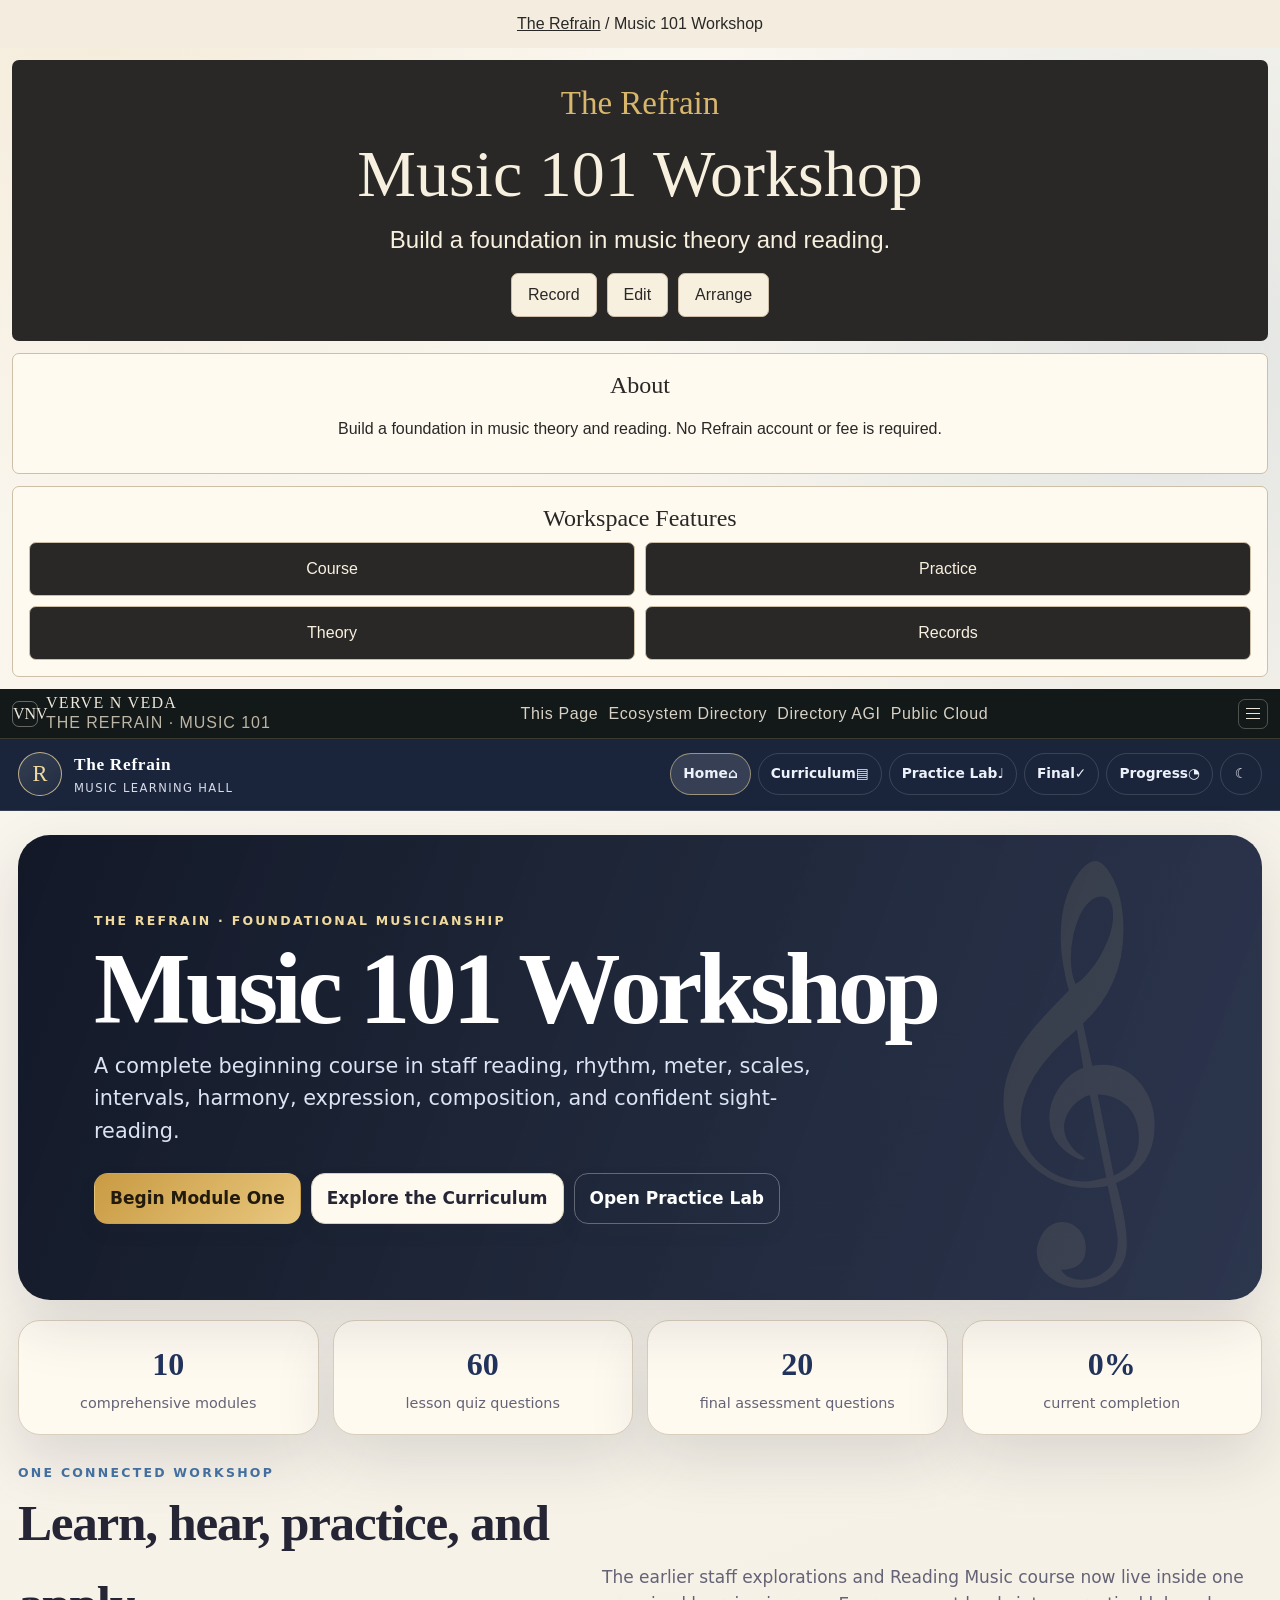
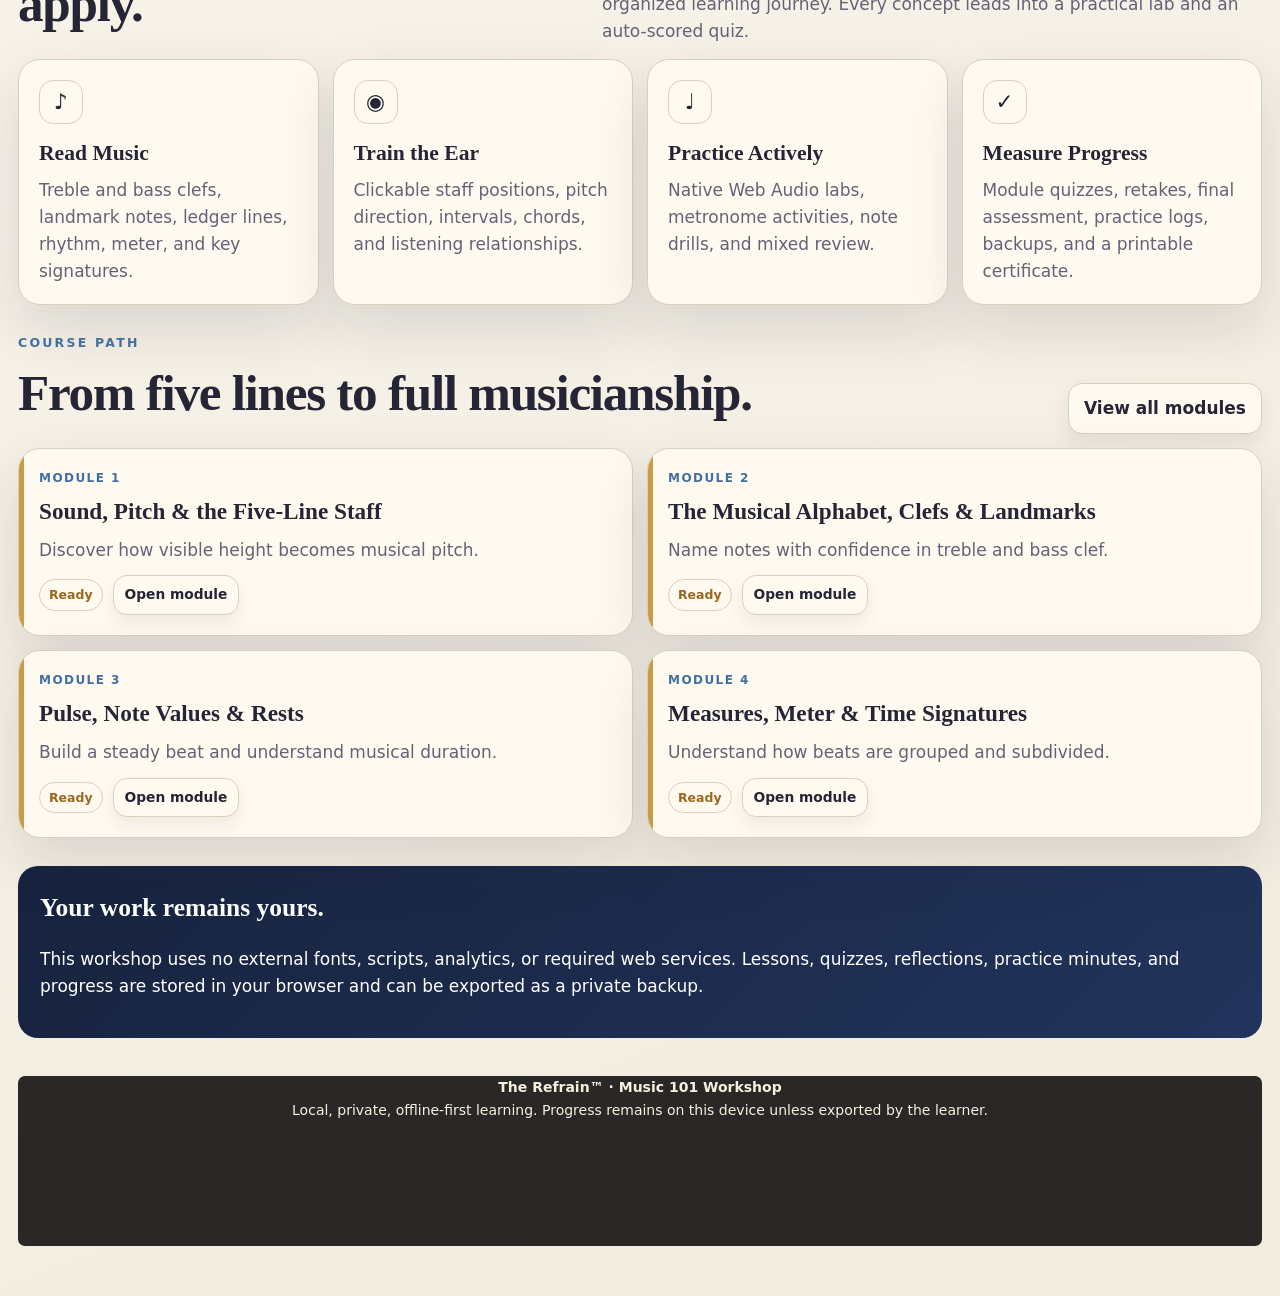
<file: education/Music 101 Workshop_index.html>
<!doctype html>
<html lang="en">
<head>
<meta charset="utf-8">
<meta name="viewport" content="width=device-width,initial-scale=1">
<meta name="description" content="The Refrain Music 101 Workshop — a complete offline course in staff reading, rhythm, theory, harmony, composition, and sight-reading.">
<title>The Refrain — Music 101 Workshop</title>
<style>
:root{
  --paper:#fbf8f1;
  --paper-2:#f2ecdf;
  --surface:#fffdf8;
  --surface-2:#f7f1e6;
  --ink:#252536;
  --muted:#646276;
  --line:#d9cfbd;
  --navy:#17233e;
  --navy-2:#22345c;
  --gold:#c99b43;
  --gold-2:#efd99e;
  --sage:#557d6a;
  --rose:#a65f69;
  --blue:#426f9f;
  --good:#2f7a55;
  --warn:#9a671e;
  --bad:#a13f4d;
  --shadow:0 24px 60px rgba(31,34,52,.13);
  --radius:22px;
  --font-display:Georgia,"Times New Roman",serif;
  --font-ui:Inter,ui-sans-serif,system-ui,-apple-system,"Segoe UI",Arial,sans-serif;
}
html[data-theme="dark"]{
  --paper:#101626;
  --paper-2:#171f33;
  --surface:#1b253b;
  --surface-2:#222e48;
  --ink:#f6f1e7;
  --muted:#c9c4ba;
  --line:#3a4864;
  --navy:#0b1120;
  --navy-2:#18243d;
  --gold:#e2bb6d;
  --gold-2:#6a552d;
  --sage:#8bc4a8;
  --rose:#e49aa5;
  --blue:#8db7e1;
  --good:#8bd2ad;
  --warn:#f0c074;
  --bad:#f0a0aa;
  --shadow:0 24px 60px rgba(0,0,0,.34);
}
*{box-sizing:border-box}
html{scroll-behavior:smooth}
body{
  margin:0;
  min-height:100vh;
  color:var(--ink);
  background:
    radial-gradient(circle at 8% 0%, rgba(201,155,67,.13), transparent 35rem),
    radial-gradient(circle at 92% 12%, rgba(66,111,159,.12), transparent 34rem),
    linear-gradient(160deg,var(--paper),var(--paper-2));
  font-family:var(--font-ui);
  font-size:17px;
  line-height:1.58;
}
button,input,select,textarea{font:inherit}
button{touch-action:manipulation}
a{color:inherit}
.skip-link{
  position:fixed;left:14px;top:-80px;z-index:9999;background:var(--navy);color:#fff;
  padding:10px 14px;border-radius:10px
}
.skip-link:focus{top:14px}
.shell{width:min(1440px,100%);margin:auto;padding:0 18px 50px}
.appbar{
  position:sticky;top:0;z-index:100;
  display:flex;align-items:center;justify-content:space-between;gap:18px;
  min-height:72px;margin:0 -18px;padding:10px 18px;
  color:#fff;background:rgba(17,29,52,.96);
  border-bottom:1px solid rgba(255,255,255,.12);
  backdrop-filter:blur(18px)
}
.brand{display:flex;align-items:center;gap:12px;min-width:max-content}
.brand-mark{
  width:44px;height:44px;display:grid;place-items:center;border-radius:50%;
  border:1px solid rgba(239,217,158,.75);color:var(--gold-2);
  background:linear-gradient(145deg,rgba(255,255,255,.12),rgba(255,255,255,.03));
  font-family:var(--font-display);font-size:1.4rem
}
.brand strong{display:block;font-family:var(--font-display);font-size:1.08rem;letter-spacing:.04em}
.brand small{display:block;color:#d7dceb;font-size:.72rem;letter-spacing:.12em;text-transform:uppercase}
.nav{display:flex;gap:7px;flex-wrap:wrap;justify-content:flex-end}
.nav-btn{
  border:1px solid rgba(255,255,255,.14);background:transparent;color:#edf1fa;
  border-radius:999px;padding:9px 12px;cursor:pointer;font-weight:750;font-size:.86rem
}
.nav-btn:hover,.nav-btn.active{background:rgba(255,255,255,.12);border-color:rgba(239,217,158,.55)}
.nav-btn.icon{min-width:42px;padding-inline:10px}
main{min-height:70vh}
.hero{
  position:relative;overflow:hidden;margin:24px 0 20px;padding:clamp(28px,6vw,76px);
  border-radius:32px;color:#fff;
  background:
    linear-gradient(110deg,rgba(11,17,32,.97),rgba(23,35,62,.91)),
    repeating-linear-gradient(0deg,transparent 0 31px,rgba(255,255,255,.06) 31px 33px);
  box-shadow:var(--shadow)
}
.hero::after{
  content:"𝄞";position:absolute;right:clamp(20px,7vw,90px);top:50%;transform:translateY(-52%);
  font-size:clamp(10rem,28vw,25rem);line-height:1;color:rgba(239,217,158,.09);
  pointer-events:none
}
.eyebrow{font-size:.78rem;text-transform:uppercase;letter-spacing:.18em;font-weight:850;color:#efd99e}
.hero h1{
  position:relative;z-index:1;max-width:900px;margin:12px 0 14px;
  font-family:var(--font-display);font-size:clamp(3rem,8vw,7rem);line-height:.91;font-weight:600;
  letter-spacing:-.045em
}
.hero p{position:relative;z-index:1;max-width:760px;margin:0;color:#dce3f2;font-size:clamp(1.05rem,2vw,1.3rem)}
.hero-actions,.row{display:flex;gap:10px;flex-wrap:wrap;align-items:center}
.hero-actions{position:relative;z-index:1;margin-top:25px}
.btn{
  border:1px solid var(--line);border-radius:14px;padding:11px 15px;
  background:var(--surface);color:var(--ink);font-weight:800;cursor:pointer;
  box-shadow:0 8px 18px rgba(31,34,52,.08)
}
.btn:hover{transform:translateY(-1px)}
.btn.primary{background:linear-gradient(135deg,var(--gold),#e8c77e);color:#211a0d;border-color:transparent}
.btn.dark{background:var(--navy);color:#fff;border-color:var(--navy)}
.btn.good{background:var(--good);color:#fff;border-color:transparent}
.btn.danger{background:transparent;color:var(--bad);border-color:var(--bad)}
.btn.ghost{background:transparent}
.btn.small{font-size:.86rem;padding:8px 11px}
.btn[disabled]{opacity:.5;cursor:not-allowed;transform:none}
.stats-grid,.feature-grid,.module-grid,.progress-grid{display:grid;gap:14px}
.stats-grid{grid-template-columns:repeat(4,minmax(0,1fr));margin:0 0 20px}
.stat-card,.card,.module-card,.panel{
  background:var(--surface);border:1px solid var(--line);border-radius:var(--radius);box-shadow:var(--shadow)
}
.stat-card{padding:18px;text-align:center}
.stat-card strong{display:block;font-family:var(--font-display);font-size:2rem;color:var(--navy-2)}
html[data-theme="dark"] .stat-card strong{color:var(--gold)}
.stat-card span{color:var(--muted);font-size:.9rem}
.section{margin:28px 0}
.section-head{display:flex;justify-content:space-between;gap:18px;align-items:end;margin-bottom:14px}
.section-head h2,.page-title{
  margin:0;font-family:var(--font-display);font-weight:600;letter-spacing:-.025em
}
.section-head h2{font-size:clamp(2rem,4vw,3.2rem)}
.section-head p{max-width:660px;margin:0;color:var(--muted)}
.feature-grid{grid-template-columns:repeat(4,minmax(0,1fr))}
.card{padding:20px}
.card h3{margin:0 0 7px;font-family:var(--font-display);font-size:1.35rem}
.card p{margin:0;color:var(--muted)}
.icon-badge{
  display:grid;place-items:center;width:44px;height:44px;margin-bottom:12px;border-radius:14px;
  background:var(--surface-2);border:1px solid var(--line);font-size:1.35rem
}
.module-grid{grid-template-columns:repeat(2,minmax(0,1fr))}
.module-card{position:relative;padding:20px;overflow:hidden}
.module-card::before{content:"";position:absolute;left:0;top:0;bottom:0;width:5px;background:var(--gold)}
.module-card.done::before{background:var(--good)}
.module-card h3{margin:5px 0 7px;font-family:var(--font-display);font-size:1.45rem}
.module-card p{margin:0 0 12px;color:var(--muted)}
.module-number{font-size:.75rem;text-transform:uppercase;letter-spacing:.12em;font-weight:900;color:var(--blue)}
.status{
  display:inline-flex;align-items:center;gap:6px;border-radius:999px;padding:5px 9px;
  border:1px solid var(--line);background:var(--surface-2);font-size:.78rem;font-weight:800
}
.status.done{color:var(--good)}
.status.warn{color:var(--warn)}
.course-layout{display:grid;grid-template-columns:300px minmax(0,1fr);gap:18px;margin-top:24px;align-items:start}
.sidebar{position:sticky;top:92px;padding:15px;max-height:calc(100vh - 112px);overflow:auto}
.sidebar h2{font-family:var(--font-display);margin:2px 4px 10px}
.module-nav{display:flex;flex-direction:column;gap:7px}
.module-link{
  width:100%;text-align:left;border:1px solid transparent;border-radius:12px;padding:10px;
  background:transparent;color:var(--ink);cursor:pointer
}
.module-link:hover,.module-link.active{background:var(--surface-2);border-color:var(--line)}
.module-link strong{display:block;font-size:.9rem}
.module-link small{color:var(--muted)}
.content-panel{padding:clamp(20px,4vw,38px)}
.page-title{font-size:clamp(2.4rem,6vw,4.8rem);line-height:1}
.lead{font-size:1.1rem;color:var(--muted);max-width:850px}
.meta-row{display:flex;gap:8px;flex-wrap:wrap;margin:15px 0}
.chip{
  display:inline-flex;align-items:center;gap:6px;padding:6px 10px;border-radius:999px;
  border:1px solid var(--line);background:var(--surface-2);font-size:.8rem;font-weight:800
}
.lesson-grid{display:grid;grid-template-columns:repeat(3,minmax(0,1fr));gap:12px;margin:16px 0}
.lesson-block{padding:17px;border-radius:16px;background:var(--surface-2);border:1px solid var(--line)}
.lesson-block h3{font-family:var(--font-display);margin:0 0 8px}
.lesson-block p{margin:0;color:var(--muted)}
.list-card{padding:18px;border:1px solid var(--line);border-radius:16px;background:var(--surface-2)}
.list-card h3{font-family:var(--font-display);margin:0 0 8px}
.list-card ul{margin:0;padding-left:21px}
.list-card li{margin:7px 0}
.two-col{display:grid;grid-template-columns:1fr 1fr;gap:14px}
.divider{height:1px;background:var(--line);margin:22px 0}
.lab-shell{border:1px solid var(--line);border-radius:18px;background:var(--surface-2);padding:18px;overflow:hidden}
.lab-menu{display:flex;gap:8px;flex-wrap:wrap;margin-bottom:14px}
.lab-menu .btn.active{background:var(--navy);color:#fff}
.lab-stage{min-height:320px;border:1px solid var(--line);background:var(--surface);border-radius:16px;padding:18px}
.staff-board{position:relative;max-width:900px;height:330px;margin:auto;border:1px solid var(--line);border-radius:18px;background:#fff;overflow:hidden}
html[data-theme="dark"] .staff-board{background:#fdfcf8;color:#222}
.staff-board svg{width:100%;height:100%;display:block}
.staff-message{text-align:center;min-height:31px;margin:10px 0 0;font-weight:800;color:var(--blue)}
.float-dot{
  position:absolute;width:8px;height:8px;border-radius:50%;background:rgba(66,111,159,.35);
  animation:float 3.8s ease-in-out infinite;pointer-events:none
}
@keyframes float{0%,100%{transform:translateY(0);opacity:.4}50%{transform:translateY(-32px);opacity:.9}}
.answer-grid{display:flex;flex-wrap:wrap;gap:8px;justify-content:center;margin-top:14px}
.answer-btn{min-width:55px}
.feedback{margin-top:12px;padding:10px 12px;border-radius:12px;background:var(--surface-2);border:1px solid var(--line);font-weight:800}
.feedback.good{color:var(--good)}.feedback.bad{color:var(--bad)}
.scoreline{display:flex;gap:8px;flex-wrap:wrap;justify-content:space-between;margin-bottom:12px}
.rhythm-patterns{display:grid;grid-template-columns:repeat(3,1fr);gap:10px}
.rhythm-card{padding:14px;border:1px solid var(--line);border-radius:14px;background:var(--surface);cursor:pointer;text-align:center}
.rhythm-card strong{font-size:1.4rem;display:block}
.pulse{display:flex;gap:8px;justify-content:center;margin:18px 0}
.pulse i{width:18px;height:18px;border-radius:50%;background:var(--line)}
.pulse i.on{background:var(--gold);box-shadow:0 0 0 7px rgba(201,155,67,.18)}
.quiz{margin-top:18px}
.question{padding:17px;margin:12px 0;border:1px solid var(--line);border-radius:16px;background:var(--surface-2)}
.question h4{margin:0 0 10px}
.choice{
  display:flex;gap:9px;align-items:flex-start;padding:9px 10px;margin:7px 0;
  border:1px solid var(--line);border-radius:12px;background:var(--surface);cursor:pointer
}
.choice:hover{border-color:var(--gold)}
.choice input{margin-top:5px;transform:scale(1.15)}
.explanation{margin-top:9px;padding:9px 11px;border-left:4px solid var(--gold);background:var(--surface);color:var(--muted)}
textarea,input[type="text"],input[type="number"],select{
  width:100%;padding:11px 12px;border-radius:12px;border:1px solid var(--line);
  background:var(--surface);color:var(--ink)
}
textarea{min-height:120px;resize:vertical}
.range-row{display:grid;grid-template-columns:auto 1fr auto;gap:10px;align-items:center}
input[type="range"]{width:100%}
.progress-grid{grid-template-columns:repeat(3,minmax(0,1fr))}
.progress-card{padding:18px}
.progress-card strong{display:block;font-family:var(--font-display);font-size:2.2rem}
.progress-track{height:14px;border-radius:999px;background:var(--surface-2);overflow:hidden;border:1px solid var(--line)}
.progress-track span{display:block;height:100%;background:linear-gradient(90deg,var(--gold),var(--sage));width:0}
.table-wrap{overflow:auto}
table{width:100%;border-collapse:collapse;min-width:680px}
th,td{text-align:left;padding:10px;border-bottom:1px solid var(--line)}
th{font-size:.8rem;text-transform:uppercase;letter-spacing:.08em;color:var(--muted)}
.final-banner{
  padding:22px;border-radius:20px;color:#fff;background:linear-gradient(135deg,var(--navy),var(--navy-2))
}
.final-banner h2{font-family:var(--font-display);margin:0 0 8px}
.toast{
  position:fixed;right:18px;bottom:18px;z-index:1000;max-width:360px;padding:12px 15px;
  color:#fff;background:#20283a;border:1px solid rgba(255,255,255,.18);border-radius:13px;
  box-shadow:var(--shadow);transform:translateY(120px);opacity:0;transition:.22s
}
.toast.show{transform:none;opacity:1}
.footer{text-align:center;color:var(--muted);margin-top:38px;font-size:.86rem}
:focus-visible{outline:3px solid var(--gold);outline-offset:3px}
@media(max-width:1050px){
  .feature-grid{grid-template-columns:repeat(2,1fr)}
  .course-layout{grid-template-columns:1fr}
  .sidebar{position:static;max-height:none}
  .module-nav{display:grid;grid-template-columns:repeat(2,1fr)}
}
@media(max-width:760px){
  body{font-size:16px}.shell{padding-inline:10px}.appbar{margin-inline:-10px;padding-inline:10px}
  .brand small{display:none}.nav{gap:5px}.nav-btn{font-size:.76rem;padding:8px 9px}
  .hero{border-radius:22px;padding:30px 22px}.stats-grid,.feature-grid,.module-grid,.lesson-grid,.two-col,.progress-grid{grid-template-columns:1fr}
  .rhythm-patterns{grid-template-columns:1fr}.module-nav{grid-template-columns:1fr}
  .staff-board{height:280px}
}
@media(max-width:480px){
  .brand strong{font-size:.9rem}.brand-mark{width:38px;height:38px}.nav-btn span{display:none}
  .hero h1{font-size:2.75rem}.content-panel{padding:17px}.range-row{grid-template-columns:1fr}
}
@media(prefers-reduced-motion:reduce){
  *,*::before,*::after{scroll-behavior:auto!important;animation:none!important;transition:none!important}
}
@media print{
  .appbar,.sidebar,.hero-actions,.btn,.lab-shell,.footer{display:none!important}
  body{background:#fff;color:#111}.shell{width:100%;padding:0}.content-panel,.card,.panel{box-shadow:none;border-color:#bbb}
}
</style>
<style id="vnv-global-ecosystem-shell">
.vnv-global-strip{position:relative;z-index:2147482000;min-height:38px;display:grid;grid-template-columns:auto minmax(0,1fr) auto;align-items:center;gap:12px;padding:5px 12px;border-bottom:1px solid rgba(160,140,100,.28);background:#121918;color:#eee8dc;font:400 16px/1.2 "Avenir Next",Avenir,"Segoe UI",Arial,sans-serif}
.vnv-global-strip a{color:inherit;text-decoration:none}.vnv-global-brand{display:flex;align-items:center;gap:8px;white-space:nowrap}.vnv-global-mark{width:26px;height:26px;display:grid;place-items:center;border:1px solid rgba(238,232,220,.38);border-radius:7px;font:500 16px Georgia,serif}.vnv-global-copy{display:grid}.vnv-global-copy strong{font:500 16px Georgia,serif;letter-spacing:.08em;text-transform:uppercase}.vnv-global-copy small{margin-top:1px;color:#bdb5a6;font-size:16px;letter-spacing:.06em;text-transform:uppercase}
.vnv-global-links{display:flex;align-items:center;justify-content:center;gap:10px;min-width:0;overflow:hidden;white-space:nowrap}.vnv-global-links a{color:#d8d1c5;font-size:16px;letter-spacing:.04em}.vnv-global-links a:hover,.vnv-global-links a:focus-visible{color:#fff}
.vnv-global-menu{position:relative;justify-self:end}.vnv-global-menu summary{list-style:none;width:30px;height:30px;display:grid;place-items:center;border:1px solid rgba(238,232,220,.28);border-radius:7px;cursor:pointer}.vnv-global-menu summary::-webkit-details-marker{display:none}.vnv-global-lines,.vnv-global-lines:before,.vnv-global-lines:after{content:"";display:block;width:14px;height:1.5px;background:#eee8dc}.vnv-global-lines{position:relative}.vnv-global-lines:before,.vnv-global-lines:after{position:absolute;left:0}.vnv-global-lines:before{top:-5px}.vnv-global-lines:after{top:5px}
.vnv-global-panel{position:absolute;right:0;top:36px;width:min(300px,calc(100vw - 20px));padding:10px;border:1px solid rgba(238,232,220,.22);border-radius:7px;background:#17201f;box-shadow:0 18px 40px rgba(0,0,0,.28)}.vnv-global-panel p{margin:3px 5px 8px;color:#aaa294;font-size:16px;letter-spacing:.1em;text-transform:uppercase}.vnv-global-panel a{display:block;padding:9px 10px;border-radius:5px;color:#eee8dc;font-size:16px}.vnv-global-panel a:hover,.vnv-global-panel a:focus-visible{background:#22302e}
@media(max-width:760px){.vnv-global-strip{grid-template-columns:minmax(0,1fr) auto}.vnv-global-links{display:none}.vnv-global-copy small{display:none}}@media print{.vnv-global-strip{display:none!important}}
</style>
<link rel="stylesheet" href="../assets/refrain-core.css"></head>
<body data-refrain-core="1" data-refrain-root="../" data-refrain-title="Music 101 Workshop"><nav class="rf-core-crumb" aria-label="Breadcrumb"><a href="../">The Refrain</a> / Music 101 Workshop</nav><section class="rf-core-hero" aria-label="Workspace introduction"><div class="rf-core-eyebrow">The Refrain</div><h1>Music 101 Workshop</h1><p>Build a foundation in music theory and reading.</p><nav class="rf-core-actions" aria-label="Music workspaces"><a href="../apps/recording-booth.html">Record</a><a href="../apps/audio-editing-desk.html">Edit</a><a href="../apps/pro-keyboard_index.html">Arrange</a></nav></section><section class="rf-core-about"><h2>About</h2><p>Build a foundation in music theory and reading. No Refrain account or fee is required.</p></section><section class="rf-core-features"><h2>Workspace Features</h2><div class="rf-core-grid"></div></section><dialog class="rf-core-dialog"><h2></h2><p></p><a href="#">Open tool</a> <button type="button">Close</button></dialog>
<div class="vnv-global-strip" data-vnv-global-strip>
  <a class="vnv-global-brand" href="https://vervenveda.com/" aria-label="Verve N Veda home">
    <span class="vnv-global-mark">VNV</span>
    <span class="vnv-global-copy"><strong>Verve N Veda</strong><small>The Refrain · Music 101</small></span>
  </a>
  <nav class="vnv-global-links" aria-label="Verve N Veda network links">
    <a href="https://vervenveda.com/the_refrain.github.io/education/Music%20101%20Workshop_index.html">This Page</a>
    <a href="https://vervenveda.com/#directory">Ecosystem Directory</a>
    <a href="https://vervenveda.com/core/directory-agi/">Directory AGI</a>
    <a href="https://vervenveda.com/cloud/">Public Cloud</a>
  </nav>
  <details class="vnv-global-menu">
    <summary aria-label="Open Verve N Veda ecosystem menu"><span class="vnv-global-lines" aria-hidden="true"></span></summary>
    <div class="vnv-global-panel"><p>Ecosystem</p>
      <a href="https://vervenveda.com/">Verve N Veda Gateway</a>
      <a href="https://vervenveda.com/#directory">Complete Ecosystem Directory</a>
      <a href="https://vervenveda.com/bazaarart.github.io/">Bazaar Art</a>
      <a href="https://vervenveda.com/the_refrain.github.io/">The Refrain</a>
      <a href="https://vervenveda.com/arcade.github.io/">Arcade</a>
    </div>
  </details>
</div>
<a class="skip-link" href="#mainContent">Skip to content</a>
<div class="shell">
<div class="appbar rf-core-local-nav">
  <div class="brand">
    <div class="brand-mark" aria-hidden="true">R</div>
    <div><strong>The Refrain</strong><small>Music Learning Hall</small></div>
  </div>
  <nav class="nav" aria-label="Workshop navigation">
    <button class="nav-btn" data-nav="home"><span>Home</span>⌂</button>
    <button class="nav-btn" data-nav="curriculum"><span>Curriculum</span>▤</button>
    <button class="nav-btn" data-nav="lab"><span>Practice Lab</span>♩</button>
    <button class="nav-btn" data-nav="final"><span>Final</span>✓</button>
    <button class="nav-btn" data-nav="progress"><span>Progress</span>◔</button>
    <button class="nav-btn icon" id="themeBtn" aria-label="Switch appearance">☾</button>
  </nav>
</div>
<main id="mainContent" tabindex="-1" data-i18n-no-online data-vnv-no-dictionary></main>
<footer class="footer">
  <strong>The Refrain™ · Music 101 Workshop</strong><br>
  Local, private, offline-first learning. Progress remains on this device unless exported by the learner.
</footer>
</div>
<input type="file" id="importFile" accept="application/json" hidden>
<div class="toast" id="toast" role="status" aria-live="polite"></div>

<script>
"use strict";
const COURSE={"title":"The Refrain Music 101 Workshop","shortTitle":"Music 101 Workshop","tagline":"Reading · Rhythm · Theory · Harmony · Composition","modules":[{"title":"Sound, Pitch & the Five-Line Staff","subtitle":"Discover how visible height becomes musical pitch.","essential":"How can five simple lines represent an entire world of sound?","objectives":["Distinguish pitch from rhythm, volume, and tone color.","Identify the five lines and four spaces of a standard staff.","Count staff lines and spaces from the bottom upward.","Connect upward and downward movement on the staff with higher and lower pitch."],"vocab":["pitch","staff","line","space","ascending","descending","audiation"],"intention":"Take one quiet breath. Listen to the room, notice one high sound and one low sound, and begin with curiosity.","sections":[{"heading":"Sound becomes a visual language","body":"Music notation does not capture every detail of sound, but it gives musicians a shared map. Pitch describes how high or low a sound is. Rhythm describes when a sound begins and how long it lasts. Dynamics describe relative loudness, while timbre describes the character or color of a sound."},{"heading":"Five lines and four spaces","body":"A standard staff contains five horizontal lines and four spaces. Musicians count both lines and spaces from the bottom upward. A note placed higher on the page generally represents a higher pitch; a note placed lower represents a lower pitch."},{"heading":"Learning through sight, touch, and listening","body":"Tracing the staff, tapping lines, singing upward and downward patterns, and imagining a pitch before hearing it all strengthen musical reading. The inner hearing of written music is called audiation. It develops gradually through calm repetition."}],"workshop":["Trace all five lines from left to right while counting 1–5.","Tap each line and space in ascending order and listen for rising pitch.","Create a three-position pattern such as low–middle–high, then reverse it.","Close or soften your eyes and identify whether a tone moved upward or downward."],"lab":"staff","quiz":[{"prompt":"How many lines are on a standard musical staff?","options":["4","5","6","8"],"answer":1,"explain":"A standard staff has five horizontal lines."},{"prompt":"How many spaces are between the five staff lines?","options":["3","4","5","6"],"answer":1,"explain":"Five lines create four internal spaces."},{"prompt":"Staff lines and spaces are normally counted from which direction?","options":["Top downward","Bottom upward","Left to right","From the middle"],"answer":1,"explain":"Lines and spaces are counted from the bottom upward."},{"prompt":"A note written higher on the staff usually represents a…","options":["Louder sound","Longer sound","Higher pitch","Softer sound"],"answer":2,"explain":"Vertical position represents pitch height, not loudness or duration."},{"prompt":"Which word means the highness or lowness of a sound?","options":["Pitch","Rhythm","Timbre","Meter"],"answer":0,"explain":"Pitch describes how high or low a sound is."},{"prompt":"A staff by itself assigns exact letter names to its lines and spaces.","options":["True","False"],"answer":1,"explain":"A clef is needed to assign specific pitch names to staff positions."}]},{"title":"The Musical Alphabet, Clefs & Landmarks","subtitle":"Name notes with confidence in treble and bass clef.","essential":"How do clefs turn staff positions into specific note names?","objectives":["Use the repeating musical alphabet A through G.","Identify treble- and bass-clef landmark notes.","Read the line and space names in both clefs.","Recognize middle C and the purpose of ledger lines."],"vocab":["musical alphabet","clef","treble clef","bass clef","landmark note","middle C","ledger line"],"intention":"Say the musical alphabet A–G twice, then backward once. Accuracy matters more than speed.","sections":[{"heading":"The repeating alphabet","body":"Written pitch uses only seven letter names: A, B, C, D, E, F, and G. After G, the sequence returns to A. The same letters repeat in higher and lower octaves."},{"heading":"Treble and bass clefs","body":"A clef assigns pitch names to staff positions. The treble clef circles the second line, G4. Treble lines from bottom to top are E–G–B–D–F, and spaces spell F–A–C–E. The bass clef marks the fourth line, F3. Bass lines are G–B–D–F–A, and spaces are A–C–E–G."},{"heading":"Landmarks and ledger lines","body":"Landmark notes reduce memorization. Middle C sits between the treble and bass staves and is often written on a short ledger line. Ledger lines extend the staff temporarily for notes above or below its normal range."}],"workshop":["Point to the treble G line and bass F line before naming any other note.","Practice the treble line names E–G–B–D–F and spaces F–A–C–E.","Practice the bass line names G–B–D–F–A and spaces A–C–E–G.","Identify ten random notes using a landmark first, then count stepwise."],"lab":"notes","quiz":[{"prompt":"After G, the musical alphabet continues with…","options":["H","A","G again","C"],"answer":1,"explain":"The musical alphabet repeats A through G."},{"prompt":"The treble clef identifies the second line as which note?","options":["F","G","B","D"],"answer":1,"explain":"The treble clef curls around the G line."},{"prompt":"The bass clef dots surround the line for…","options":["D","E","F","G"],"answer":2,"explain":"The two bass-clef dots surround the F line."},{"prompt":"Which sequence gives the treble-clef spaces from bottom to top?","options":["F–A–C–E","E–G–B–D","A–C–E–G","G–B–D–F"],"answer":0,"explain":"Treble spaces spell FACE."},{"prompt":"What is the purpose of a ledger line?","options":["To change tempo","To extend the staff","To mark a rest","To divide measures"],"answer":1,"explain":"Ledger lines provide temporary staff positions above or below the five lines."},{"prompt":"Middle C helps connect treble and bass reading.","options":["True","False"],"answer":0,"explain":"Middle C is a central landmark between the two clefs."}]},{"title":"Pulse, Note Values & Rests","subtitle":"Build a steady beat and understand musical duration.","essential":"How do note and rest symbols organize sound and silence?","objectives":["Distinguish pulse from rhythm.","Recognize whole, half, quarter, eighth, and sixteenth notes.","Match common rests with their duration values.","Count and perform simple rhythm patterns accurately."],"vocab":["pulse","rhythm","duration","whole note","half note","quarter note","eighth note","sixteenth note","rest"],"intention":"Tap a slow, steady pulse for eight beats. Keep the pulse even before adding any rhythm.","sections":[{"heading":"Pulse and rhythm","body":"Pulse is the steady underlying beat. Rhythm is the pattern of long sounds, short sounds, and silences placed over that pulse. A performer can keep the pulse steady while the rhythm changes."},{"heading":"Relative note values","body":"In common quarter-note meter, a whole note lasts four beats, a half note two beats, a quarter note one beat, an eighth note half a beat, and a sixteenth note one quarter of a beat. These values are proportional: two halves equal one whole, and two eighths equal one quarter."},{"heading":"Silence has duration","body":"Rests are measured silences. Whole, half, quarter, eighth, and sixteenth rests occupy the same amount of musical time as their matching notes. A rest is active timing, not empty or lost time."}],"workshop":["Clap quarter notes while stepping a steady pulse.","Alternate one measure of sound with one measure of rests.","Count eighth notes aloud as 1-&-2-&-3-&-4-&.","Build and perform three different four-beat rhythm patterns."],"lab":"rhythm","quiz":[{"prompt":"Which term describes the steady underlying beat?","options":["Pulse","Pitch","Timbre","Clef"],"answer":0,"explain":"Pulse is the regular beat beneath a rhythm."},{"prompt":"In 4/4 time, a half note usually lasts…","options":["1 beat","2 beats","3 beats","4 beats"],"answer":1,"explain":"A half note lasts two quarter-note beats."},{"prompt":"Two eighth notes equal the duration of…","options":["One quarter note","One half note","One whole note","One sixteenth note"],"answer":0,"explain":"Each eighth note is half of a quarter note."},{"prompt":"A whole rest in 4/4 normally fills…","options":["Half a beat","One beat","Two beats","A full measure"],"answer":3,"explain":"A whole rest commonly indicates a full measure of silence in 4/4."},{"prompt":"Which counting syllables fit eighth notes in 4/4?","options":["1 2 3 4","1 & 2 & 3 & 4 &","1 la li 2 la li","A B C D"],"answer":1,"explain":"The ampersand marks the halfway point between quarter-note beats."},{"prompt":"A rest means the performer may stop counting.","options":["True","False"],"answer":1,"explain":"Rests must be counted as precisely as sounding notes."}]},{"title":"Measures, Meter & Time Signatures","subtitle":"Understand how beats are grouped and subdivided.","essential":"How does meter create recurring patterns of strong and weak beats?","objectives":["Explain the two numbers of a time signature.","Identify common simple meters including 2/4, 3/4, and 4/4.","Recognize the compound feel of 6/8.","Use bar lines, downbeats, and subdivisions when counting."],"vocab":["measure","bar line","meter","time signature","downbeat","subdivision","simple meter","compound meter"],"intention":"Count two measures of 4/4 aloud. Give beat one a gentle emphasis without rushing.","sections":[{"heading":"Measures and bar lines","body":"Bar lines divide music into measures. Each measure contains the number of beats established by the time signature. The first beat of a measure is the downbeat and often receives the strongest natural emphasis."},{"heading":"Reading a time signature","body":"The top number tells how many beat units are grouped in each measure. The bottom number indicates the written note value used as the counting unit. In 4/4, there are four quarter-note beats. In 3/4, there are three quarter-note beats."},{"heading":"Simple and compound subdivision","body":"Simple beats divide naturally into two equal parts. Compound beats divide into three. In 6/8, the six written eighth notes are commonly felt as two larger beats, each containing three eighth-note subdivisions."}],"workshop":["Conduct 2/4, 3/4, and 4/4 with clear downbeats.","Clap the same quarter-note rhythm in both 3/4 and 4/4.","Count 6/8 as two large beats: 1-la-li, 2-la-li.","Draw bar lines to divide an eight-beat rhythm into correct measures."],"lab":"rhythm","quiz":[{"prompt":"In 3/4 time, how many quarter-note beats are in each measure?","options":["2","3","4","6"],"answer":1,"explain":"The top number 3 indicates three beats per measure."},{"prompt":"What does the bottom number 4 usually indicate?","options":["Four measures","Quarter note as beat unit","Four sharps","Four rests"],"answer":1,"explain":"A bottom number of 4 refers to the quarter-note value."},{"prompt":"The first beat of a measure is called the…","options":["Pickup","Downbeat","Ledger","Cadence"],"answer":1,"explain":"Beat one is the downbeat."},{"prompt":"Which meter is commonly felt as two large beats divided into threes?","options":["2/4","3/4","4/4","6/8"],"answer":3,"explain":"6/8 is commonly grouped 3+3."},{"prompt":"A bar line primarily…","options":["Raises pitch","Divides measures","Changes dynamics","Adds a sharp"],"answer":1,"explain":"Bar lines show measure boundaries."},{"prompt":"Simple meter beats divide naturally into three equal parts.","options":["True","False"],"answer":1,"explain":"Simple beats divide into two; compound beats divide into three."}]},{"title":"Accidentals, Major Scales & Key Signatures","subtitle":"See the pattern behind sharps, flats, and major keys.","essential":"How do accidentals and key signatures organize the pitch collection of a piece?","objectives":["Explain sharps, flats, and naturals.","Apply the whole-step and half-step pattern of a major scale.","Recognize common major key signatures.","Recall the standard order of sharps and flats."],"vocab":["sharp","flat","natural","whole step","half step","scale","key signature","tonic","circle of fifths"],"intention":"Play or sing C–D–E–F–G slowly. Listen for the smaller step between E and F.","sections":[{"heading":"Accidentals change pitch","body":"A sharp raises a written pitch by one half step. A flat lowers it by one half step. A natural cancels a previous sharp or flat. Accidentals written beside notes normally apply through the remainder of that measure unless another accidental changes them."},{"heading":"The major-scale pattern","body":"Every major scale follows the interval pattern whole–whole–half–whole–whole–whole–half. Starting on different tonics requires different sharps or flats so the pattern remains consistent."},{"heading":"Key signatures and the circle","body":"A key signature places recurring sharps or flats at the beginning of each staff. Sharps appear in the order F–C–G–D–A–E–B. Flats appear in the reverse pattern B–E–A–D–G–C–F. The circle of fifths organizes keys by these accumulating accidentals."}],"workshop":["Build C, G, and F major scales using the major-scale step pattern.","Say the order of sharps and flats from memory.","Identify major keys with zero, one, two, and three accidentals.","Find the tonic note in three short written examples."],"lab":"keys","quiz":[{"prompt":"A sharp changes a note by…","options":["One half step higher","One whole step higher","One half step lower","Two octaves"],"answer":0,"explain":"A sharp raises a pitch by one semitone or half step."},{"prompt":"Which pattern creates a major scale?","options":["W–W–H–W–W–W–H","W–H–W–W–H–W–W","H–W–W–H–W–W–W","W–W–W–H–H–W–W"],"answer":0,"explain":"Major scales use W–W–H–W–W–W–H."},{"prompt":"Which major key has one sharp?","options":["C major","F major","G major","D major"],"answer":2,"explain":"G major contains F-sharp."},{"prompt":"Which major key has one flat?","options":["F major","G major","D major","A major"],"answer":0,"explain":"F major contains B-flat."},{"prompt":"What is the order of sharps?","options":["B E A D G C F","F C G D A E B","C D E F G A B","G D A E B F C"],"answer":1,"explain":"Sharps accumulate in the order F C G D A E B."},{"prompt":"A natural sign can cancel a sharp or flat.","options":["True","False"],"answer":0,"explain":"The natural restores the unaltered pitch."}]},{"title":"Intervals, Melodic Motion & Listening","subtitle":"Measure the distance and relationship between pitches.","essential":"How do intervals shape melody, harmony, and musical expectation?","objectives":["Count interval numbers inclusively.","Recognize steps, skips, and larger leaps.","Distinguish interval size from interval quality.","Use visual and listening clues to identify common intervals."],"vocab":["interval","unison","second","third","fourth","fifth","octave","step","skip","leap","quality"],"intention":"Sing two nearby notes, then two far-apart notes. Notice how distance changes the musical feeling.","sections":[{"heading":"Counting interval numbers","body":"An interval measures the distance between two pitches. Count both the starting and ending letter names: C to E is C–D–E, a third. C to G is a fifth. The same letter name eight notes apart forms an octave."},{"heading":"Staff geometry","body":"Adjacent line-to-space movement is usually a second, or step. Line-to-line and space-to-space movement forms odd-numbered intervals such as thirds and fifths. Larger visual distances suggest larger intervals."},{"heading":"Size and quality","body":"Interval size is the number: second, third, fourth, and so on. Quality describes the exact half-step content: major, minor, perfect, augmented, or diminished. Beginning readers should identify size first, then add quality."}],"workshop":["Name the size of intervals beginning on C.","Sort written examples into steps, skips, and leaps.","Sing a unison, third, fifth, and octave from a comfortable pitch.","Identify whether two displayed notes move upward, downward, or repeat."],"lab":"intervals","quiz":[{"prompt":"Counting letter names, C up to E is a…","options":["2nd","3rd","4th","5th"],"answer":1,"explain":"Count C–D–E, including both endpoints."},{"prompt":"Adjacent line-to-space movement usually forms a…","options":["2nd","3rd","5th","Octave"],"answer":0,"explain":"Adjacent staff positions are a step, or second."},{"prompt":"A line-to-line interval is always even-numbered.","options":["True","False"],"answer":1,"explain":"Line-to-line and space-to-space intervals are odd-numbered."},{"prompt":"Which interval repeats the same letter name at a higher or lower register?","options":["Second","Third","Fifth","Octave"],"answer":3,"explain":"An octave connects the same letter name eight scale degrees apart."},{"prompt":"Which term describes the exact type of a third, such as major or minor?","options":["Meter","Quality","Clef","Tempo"],"answer":1,"explain":"Major and minor are interval qualities."},{"prompt":"A melodic skip is commonly a third.","options":["True","False"],"answer":0,"explain":"A third skips over one letter or staff position."}]},{"title":"Triads, Chords & Harmonic Function","subtitle":"Build harmony by stacking and connecting intervals.","essential":"How do individual notes combine to create chords and harmonic direction?","objectives":["Identify the root, third, and fifth of a triad.","Construct major, minor, diminished, and augmented triads.","Recognize root position and basic inversions.","Understand the foundational roles of I, IV, and V chords."],"vocab":["chord","triad","root","third","fifth","major","minor","diminished","augmented","inversion","tonic","dominant"],"intention":"Play or imagine C–E–G together, then C–E-flat–G. Listen for the change in color.","sections":[{"heading":"Triads stack thirds","body":"A basic triad contains three chord members: root, third, and fifth. In root position they can be formed by stacking one third above another. C–E–G is a C triad."},{"heading":"Chord qualities","body":"A major triad contains a major third plus a minor third. A minor triad reverses that pattern. A diminished triad contains two minor thirds; an augmented triad contains two major thirds."},{"heading":"Function and inversion","body":"In tonal music, the tonic chord provides stability, the predominant often moves away from tonic, and the dominant creates tension that tends to resolve home. Inversions reorder chord tones while preserving the chord identity."}],"workshop":["Build major and minor triads on C, F, and G.","Identify root, third, and fifth in five written triads.","Compare root position, first inversion, and second inversion.","Play or sing a simple I–IV–V–I progression."],"lab":"chords","quiz":[{"prompt":"A basic triad contains…","options":["Two notes","Three chord members","Four measures","Five scales"],"answer":1,"explain":"Triads are built from root, third, and fifth."},{"prompt":"Which notes form a C-major triad?","options":["C–D–E","C–E–G","C–F–A","C–E-flat–G"],"answer":1,"explain":"C–E–G forms the C-major triad."},{"prompt":"A minor triad contains a minor third followed by a major third.","options":["True","False"],"answer":0,"explain":"That interval pattern creates a minor triad."},{"prompt":"Which scale-degree chord most strongly creates tension toward tonic?","options":["I","IV","V","vi"],"answer":2,"explain":"The dominant, V, strongly points toward I."},{"prompt":"What changes in a chord inversion?","options":["The chord identity always changes","The order of chord tones","The time signature","The key signature"],"answer":1,"explain":"An inversion changes which chord member is lowest."},{"prompt":"A diminished triad contains two minor thirds.","options":["True","False"],"answer":0,"explain":"Stacking two minor thirds creates a diminished triad."}]},{"title":"Dynamics, Articulation, Tempo & Expression","subtitle":"Read the instructions that shape musical character.","essential":"How does notation communicate not only what to play, but how to play it?","objectives":["Interpret common dynamic markings.","Distinguish staccato, legato, accent, and tenuto.","Recognize common tempo terms and metronome markings.","Differentiate ties, slurs, crescendo, and diminuendo."],"vocab":["dynamics","piano","forte","crescendo","diminuendo","articulation","staccato","legato","accent","tenuto","tempo"],"intention":"Speak one sentence softly, then loudly, then with a gentle crescendo. Notice how expression changes meaning.","sections":[{"heading":"Dynamic levels and change","body":"Dynamic markings indicate relative volume. Piano means soft and forte means loud. Mezzo means medium. Crescendo asks for a gradual increase, while diminuendo or decrescendo asks for a gradual decrease."},{"heading":"Articulation shapes each note","body":"Staccato means short and detached. Legato means smoothly connected. An accent emphasizes a note, while tenuto asks for full value or gentle stress. Articulation changes character without changing the written pitch."},{"heading":"Tempo and phrasing","body":"Tempo terms such as largo, andante, moderato, and allegro suggest speed and character. A metronome marking gives a measured pulse. Slurs group notes into a connected phrase; ties join identical pitches into one longer duration."}],"workshop":["Perform one rhythm using four different dynamic levels.","Play or speak the same pattern staccato and legato.","Match common Italian tempo words with approximate character.","Scan a short score and mark every expressive instruction before performing."],"lab":"symbols","quiz":[{"prompt":"Which marking means gradually louder?","options":["dim.","cresc.","rit.","pp"],"answer":1,"explain":"Crescendo means to increase volume gradually."},{"prompt":"Staccato means notes should be…","options":["Short and detached","Smoothly connected","Very slow","Always loud"],"answer":0,"explain":"Staccato shortens and separates note attacks."},{"prompt":"Which term means moderately walking in character?","options":["Andante","Presto","Grave","Fortissimo"],"answer":0,"explain":"Andante traditionally suggests a walking pace."},{"prompt":"A tie joins…","options":["Different pitches into a phrase","Identical pitches into one duration","Two measures into one page","Two dynamics"],"answer":1,"explain":"Ties extend the duration of the same pitch."},{"prompt":"A slur and a tie have exactly the same function.","options":["True","False"],"answer":1,"explain":"A slur shapes phrasing across different pitches; a tie extends identical pitches."},{"prompt":"Tenuto generally asks the performer to give a note its full value.","options":["True","False"],"answer":0,"explain":"Tenuto suggests sustaining or gently stressing the note."}]},{"title":"Melody, Phrases, Cadences & Form","subtitle":"Organize musical ideas into meaningful structures.","essential":"How do small musical ideas grow into phrases, sections, and complete pieces?","objectives":["Identify motifs and phrases.","Describe melodic contour and sequence.","Recognize basic cadential arrival.","Distinguish common forms such as AB, ABA, and verse–chorus."],"vocab":["motif","melody","contour","sequence","phrase","cadence","form","binary","ternary","verse","chorus"],"intention":"Hum a short four-note idea. Repeat it once, then change only the ending.","sections":[{"heading":"Motifs and melodic contour","body":"A motif is a short, recognizable musical idea. Melody develops through repetition, variation, sequence, contrast, and return. Contour describes whether the melody rises, falls, arches, waves, or remains mostly level."},{"heading":"Phrases and cadences","body":"A phrase is a musical thought, often compared with a sentence. Phrases commonly move toward cadences, which create degrees of pause, completion, or expectation. Breathing and articulation often reveal phrase boundaries."},{"heading":"Larger forms","body":"Binary form contains two main sections, AB. Ternary form returns to the opening material, ABA. Many songs use verse–chorus structure, while other pieces use rondo, theme and variations, or through-composed designs."}],"workshop":["Create a four-note motif and write three variations.","Draw the contour of a familiar melody as a line.","Compose two four-measure phrases: a question and an answer.","Label the sections of a familiar song as verse, chorus, bridge, or return."],"lab":"staff","quiz":[{"prompt":"A short recognizable musical idea is called a…","options":["Motif","Meter","Clef","Ledger"],"answer":0,"explain":"A motif is a compact musical idea that can be developed."},{"prompt":"Melodic contour describes…","options":["The instrument price","The shape of pitch movement","The number of measures only","The volume setting"],"answer":1,"explain":"Contour tracks the rising and falling shape of a melody."},{"prompt":"ABA is an example of…","options":["Binary form","Ternary form","One-part form","Twelve-bar meter"],"answer":1,"explain":"Ternary form has an opening, contrasting middle, and return."},{"prompt":"A cadence often creates a sense of…","options":["Arrival or pause","Instrument change only","Accidental cancellation","Staff extension"],"answer":0,"explain":"Cadences shape endings, pauses, and harmonic expectations."},{"prompt":"A sequence repeats an idea at a different pitch level.","options":["True","False"],"answer":0,"explain":"A sequence transposes a pattern successively."},{"prompt":"Verse–chorus form uses identical text and music in every section.","options":["True","False"],"answer":1,"explain":"Verses and choruses normally have different functions and often different text or music."}]},{"title":"Sight-Reading, Ensemble Skills & Final Workshop","subtitle":"Combine notation, listening, and steady performance habits.","essential":"How can a musician read ahead, keep the pulse, and recover calmly in real time?","objectives":["Use a reliable pre-reading scan.","Maintain pulse through small mistakes.","Read ahead by beats or measures.","Apply rehearsal, ensemble, and self-evaluation strategies."],"vocab":["sight-reading","scan","count-in","read ahead","rehearsal mark","cue","balance","blend","recovery"],"intention":"Choose a comfortable tempo. Silently count one full measure before beginning.","sections":[{"heading":"Scan before sounding","body":"Before sight-reading, check the clef, key signature, time signature, tempo, starting pitch, rhythm patterns, accidentals, dynamics, repeats, and ending. A brief scan prevents many avoidable errors."},{"heading":"Keep time and read ahead","body":"Sight-reading improves when the pulse continues even after a small mistake. Read slightly ahead of what the hands or voice are performing. Use landmarks and pattern recognition rather than naming every note in isolation."},{"heading":"Ensemble awareness and reflection","body":"In an ensemble, watch the leader, listen across the group, match articulation, balance your volume, and respond to rehearsal marks. After performing, identify one strength and one precise next step rather than judging the entire attempt."}],"workshop":["Complete a ten-second scan before each short example.","Clap a rhythm without stopping, even after an intentional mistake.","Read one beat ahead while tapping the current beat.","Prepare a four- to eight-measure final performance or composition."],"lab":"mixed","quiz":[{"prompt":"What should a musician inspect before sight-reading?","options":["Only the title","Clef, key, meter, tempo, and roadmap","Only the final note","Only dynamics"],"answer":1,"explain":"A complete scan includes pitch, rhythm, tempo, and structural information."},{"prompt":"During sight-reading, a small mistake should usually be followed by…","options":["Stopping immediately","Continuing with the pulse","Starting the course over","Ignoring the conductor"],"answer":1,"explain":"Continuity preserves meter and ensemble coordination."},{"prompt":"Reading ahead means…","options":["Skipping measures","Looking slightly beyond the note being performed","Playing faster than written","Reading only note names"],"answer":1,"explain":"Eyes should prepare upcoming information before it is sounded."},{"prompt":"A rehearsal mark helps musicians…","options":["Change instrument price","Find a shared location quickly","Raise every pitch","Remove the time signature"],"answer":1,"explain":"Rehearsal marks provide common navigation points."},{"prompt":"Good ensemble balance means always being the loudest player.","options":["True","False"],"answer":1,"explain":"Balance requires adjusting so important musical lines can be heard appropriately."},{"prompt":"A useful self-evaluation identifies one strength and one specific next step.","options":["True","False"],"answer":0,"explain":"Specific reflection supports continued improvement."}]}]};
const FINAL_QUESTIONS=COURSE.modules.flatMap((m,mi)=>m.quiz.slice(0,2).map(q=>({...q,module:mi})));
const STORE_KEY="the-refrain-music101-workshop-v1";
const $=s=>document.querySelector(s);
const $$=s=>[...document.querySelectorAll(s)];
const clamp=(v,a,b)=>Math.max(a,Math.min(b,v));
const pick=a=>a[Math.floor(Math.random()*a.length)];
const esc=s=>String(s??"").replace(/[&<>"']/g,c=>({"&":"&amp;","<":"&lt;",">":"&gt;",'"':"&quot;","'":"&#39;"}[c]));

function freshState(){
  return{
    view:"home",module:0,theme:"light",
    completed:{},quizzes:{},reflections:{},
    practice:{},labStats:{attempts:0,correct:0},
    final:{answers:{},score:null,attempts:0,submittedAt:""},
    profile:{name:""}
  };
}
function normalize(raw){
  const base=freshState(),x=raw&&typeof raw==="object"?raw:{};
  return{
    ...base,...x,
    completed:x.completed||{},quizzes:x.quizzes||{},reflections:x.reflections||{},
    practice:x.practice||{},labStats:{...base.labStats,...(x.labStats||{})},
    final:{...base.final,...(x.final||{}),answers:(x.final&&x.final.answers)||{}},
    profile:{...base.profile,...(x.profile||{})}
  };
}
function loadState(){
  try{return normalize(JSON.parse(localStorage.getItem(STORE_KEY)||"null"))}
  catch{return freshState()}
}
let state=loadState();
let toastTimer=null,audioCtx=null,activeNodes=new Set(),metroTimer=null,metroBeat=0,currentLab="staff",labSession={};

function saveState(){
  try{localStorage.setItem(STORE_KEY,JSON.stringify(state))}
  catch{showToast("This browser could not save progress. Export a backup before leaving.")}
}
function showToast(msg){
  const t=$("#toast");t.textContent=msg;t.classList.add("show");
  clearTimeout(toastTimer);toastTimer=setTimeout(()=>t.classList.remove("show"),2800)
}
function today(){
  const d=new Date();return `${d.getFullYear()}-${String(d.getMonth()+1).padStart(2,"0")}-${String(d.getDate()).padStart(2,"0")}`
}
function completedCount(){return COURSE.modules.filter((_,i)=>state.completed[i]).length}
function coursePercent(){return Math.round(completedCount()/COURSE.modules.length*100)}
function practiceLast(days){
  let total=0;const now=new Date();
  for(let i=0;i<days;i++){const d=new Date(now);d.setDate(d.getDate()-i);const k=`${d.getFullYear()}-${String(d.getMonth()+1).padStart(2,"0")}-${String(d.getDate()).padStart(2,"0")}`;total+=Number(state.practice[k]||0)}
  return total
}
function streak(){
  let count=0,d=new Date();
  for(let i=0;i<366;i++){const k=`${d.getFullYear()}-${String(d.getMonth()+1).padStart(2,"0")}-${String(d.getDate()).padStart(2,"0")}`;if(Number(state.practice[k]||0)>0){count++;d.setDate(d.getDate()-1)}else if(i===0){d.setDate(d.getDate()-1)}else break}
  return count
}
function qState(i){
  if(!state.quizzes[i])state.quizzes[i]={answers:{},score:null,attempts:0,submittedAt:""};
  return state.quizzes[i]
}
function setTheme(theme){
  state.theme=theme;document.documentElement.dataset.theme=theme;
  $("#themeBtn").textContent=theme==="dark"?"☀":"☾";
  $("#themeBtn").setAttribute("aria-label",theme==="dark"?"Use light appearance":"Use dark appearance");
  saveState()
}
function navigate(view,arg){
  stopMetronome();stopAudio();
  state.view=view;if(Number.isInteger(arg))state.module=arg;saveState();render();
  requestAnimationFrame(()=>{window.scrollTo({top:0,behavior:"smooth"});$("#mainContent")?.focus({preventScroll:true})})
}
function updateNav(){
  $$("[data-nav]").forEach(b=>b.classList.toggle("active",b.dataset.nav===state.view))
}
function render(){
  updateNav();
  const main=$("#mainContent");
  if(state.view==="curriculum")main.innerHTML=curriculumHTML();
  else if(state.view==="module")main.innerHTML=moduleHTML(state.module);
  else if(state.view==="lab")main.innerHTML=labHTML();
  else if(state.view==="final")main.innerHTML=finalHTML();
  else if(state.view==="progress")main.innerHTML=progressHTML();
  else main.innerHTML=homeHTML();
  bindView()
}

function homeHTML(){
  const done=completedCount(),pct=coursePercent();
  return `
  <section class="hero">
    <div class="eyebrow">The Refrain · Foundational Musicianship</div>
    <h1>Music 101 Workshop</h1>
    <p>A complete beginning course in staff reading, rhythm, meter, scales, intervals, harmony, expression, composition, and confident sight-reading.</p>
    <div class="hero-actions">
      <button class="btn primary" data-action="continue">${done?"Continue Workshop":"Begin Module One"}</button>
      <button class="btn" data-action="curriculum">Explore the Curriculum</button>
      <button class="btn ghost" style="color:#fff;border-color:rgba(255,255,255,.3)" data-action="lab">Open Practice Lab</button>
    </div>
  </section>
  <section class="stats-grid" aria-label="Workshop summary">
    <div class="stat-card"><strong>10</strong><span>comprehensive modules</span></div>
    <div class="stat-card"><strong>60</strong><span>lesson quiz questions</span></div>
    <div class="stat-card"><strong>20</strong><span>final assessment questions</span></div>
    <div class="stat-card"><strong>${pct}%</strong><span>current completion</span></div>
  </section>
  <section class="section">
    <div class="section-head"><div><div class="eyebrow" style="color:var(--blue)">One connected workshop</div><h2>Learn, hear, practice, and apply.</h2></div>
    <p>The earlier staff explorations and Reading Music course now live inside one organized learning journey. Every concept leads into a practical lab and an auto-scored quiz.</p></div>
    <div class="feature-grid">
      ${[
        ["♪","Read Music","Treble and bass clefs, landmark notes, ledger lines, rhythm, meter, and key signatures."],
        ["◉","Train the Ear","Clickable staff positions, pitch direction, intervals, chords, and listening relationships."],
        ["♩","Practice Actively","Native Web Audio labs, metronome activities, note drills, and mixed review."],
        ["✓","Measure Progress","Module quizzes, retakes, final assessment, practice logs, backups, and a printable certificate."]
      ].map(x=>`<article class="card"><div class="icon-badge">${x[0]}</div><h3>${x[1]}</h3><p>${x[2]}</p></article>`).join("")}
    </div>
  </section>
  <section class="section">
    <div class="section-head"><div><div class="eyebrow" style="color:var(--blue)">Course path</div><h2>From five lines to full musicianship.</h2></div>
    <button class="btn" data-action="curriculum">View all modules</button></div>
    <div class="module-grid">
      ${COURSE.modules.slice(0,4).map((m,i)=>moduleCard(m,i)).join("")}
    </div>
  </section>
  <section class="section">
    <div class="final-banner">
      <h2>Your work remains yours.</h2>
      <p>This workshop uses no external fonts, scripts, analytics, or required web services. Lessons, quizzes, reflections, practice minutes, and progress are stored in your browser and can be exported as a private backup.</p>
    </div>
  </section>`
}
function moduleCard(m,i){
  const q=qState(i),done=!!state.completed[i];
  return `<article class="module-card ${done?"done":""}">
    <div class="module-number">Module ${i+1}</div>
    <h3>${esc(m.title)}</h3><p>${esc(m.subtitle)}</p>
    <div class="row"><span class="status ${done?"done":"warn"}">${done?"✓ Completed":q.score!==null?`${q.score}% quiz`:"Ready"}</span>
    <button class="btn small" data-open-module="${i}">Open module</button></div>
  </article>`
}
function curriculumHTML(){
  return `<section class="section">
    <div class="section-head"><div><div class="eyebrow" style="color:var(--blue)">Complete curriculum</div><h2>Ten modules, one coherent foundation.</h2></div>
    <p>Modules remain open so families, adults, and classrooms can move at an appropriate pace. A score of 80% or higher completes a module.</p></div>
    <div class="card" style="margin-bottom:16px">
      <div class="row" style="justify-content:space-between"><strong>${completedCount()} of 10 modules complete</strong><span>${coursePercent()}%</span></div>
      <div class="progress-track" aria-label="Course progress"><span style="width:${coursePercent()}%"></span></div>
    </div>
    <div class="module-grid">${COURSE.modules.map((m,i)=>moduleCard(m,i)).join("")}</div>
  </section>`
}
function sidebarHTML(active){
  return `<aside class="panel sidebar"><h2>Workshop Modules</h2><div class="module-nav">
  ${COURSE.modules.map((m,i)=>`<button class="module-link ${i===active?"active":""}" data-open-module="${i}">
  <strong>${state.completed[i]?"✓ ":""}${i+1}. ${esc(m.title)}</strong><small>${qState(i).score===null?"Not assessed":qState(i).score+"% quiz score"}</small></button>`).join("")}
  </div></aside>`
}
function moduleHTML(i){
  const m=COURSE.modules[i],qs=qState(i),done=!!state.completed[i];
  return `<div class="course-layout">
    ${sidebarHTML(i)}
    <article class="panel content-panel">
      <div class="eyebrow" style="color:var(--blue)">Module ${i+1} of ${COURSE.modules.length}</div>
      <h1 class="page-title">${esc(m.title)}</h1>
      <p class="lead">${esc(m.subtitle)}</p>
      <div class="meta-row">
        <span class="chip">${done?"✓ Complete":"In progress"}</span>
        <span class="chip">${qs.score===null?"Quiz not submitted":`Best score: ${qs.score}%`}</span>
        <span class="chip">45–60 minute workshop</span>
      </div>
      <div class="list-card"><h3>Essential question</h3><p>${esc(m.essential)}</p></div>
      <div class="two-col" style="margin-top:14px">
        <div class="list-card"><h3>Learning objectives</h3><ul>${m.objectives.map(x=>`<li>${esc(x)}</li>`).join("")}</ul></div>
        <div class="list-card"><h3>Vocabulary</h3><div class="meta-row">${m.vocab.map(x=>`<span class="chip">${esc(x)}</span>`).join("")}</div></div>
      </div>
      <div class="card" style="margin-top:14px;box-shadow:none"><strong>Opening reflection:</strong> ${esc(m.intention)}</div>
      <div class="lesson-grid">${m.sections.map(s=>`<section class="lesson-block"><h3>${esc(s.heading)}</h3><p>${esc(s.body)}</p></section>`).join("")}</div>
      <div class="two-col">
        <div class="list-card"><h3>Workshop practice</h3><ol>${m.workshop.map(x=>`<li>${esc(x)}</li>`).join("")}</ol></div>
        <div class="list-card"><h3>Personal notes</h3><textarea id="reflectionBox" placeholder="Record discoveries, questions, or practice notes…">${esc(state.reflections[i]||"")}</textarea><button class="btn small" id="saveReflection" style="margin-top:8px">Save notes</button></div>
      </div>
      <div class="divider"></div>
      <section>
        <div class="section-head"><div><div class="eyebrow" style="color:var(--blue)">Interactive practice</div><h2 style="font-size:2.2rem">Module lab</h2></div>
        <button class="btn" data-go-lab="${m.lab}">Open full Practice Lab</button></div>
        <div class="lab-shell" id="moduleLab"><div class="lab-stage" id="moduleLabStage"></div></div>
      </section>
      <div class="divider"></div>
      ${quizHTML(i)}
      <div class="divider"></div>
      <div class="row" style="justify-content:space-between">
        <button class="btn" data-module-nav="${i-1}" ${i===0?"disabled":""}>← Previous</button>
        <button class="btn primary" data-module-nav="${i+1}" ${i===COURSE.modules.length-1?"disabled":""}>Next module →</button>
      </div>
    </article>
  </div>`
}
function quizHTML(i){
  const m=COURSE.modules[i],qs=qState(i);
  return `<section class="quiz">
    <div class="section-head"><div><div class="eyebrow" style="color:var(--blue)">Knowledge check</div><h2 style="font-size:2.2rem">Module quiz</h2></div>
    <p>Six auto-scored questions. Earn 80% or higher to complete the module. Retakes are welcome.</p></div>
    ${qs.score!==null?`<div class="card" style="box-shadow:none"><strong>Latest score: ${qs.score}%</strong> · Attempts: ${qs.attempts}</div>`:""}
    <div id="moduleQuiz">${m.quiz.map((q,qi)=>questionHTML(q,qi,`m${i}`,qs.answers[qi],qs.score!==null)).join("")}</div>
    <div class="row"><button class="btn good" id="submitModuleQuiz">Submit quiz</button><button class="btn" id="clearModuleQuiz">Clear answers</button></div>
  </section>`
}
function questionHTML(q,qi,prefix,saved,show){
  return `<fieldset class="question"><legend><strong>${qi+1}. ${esc(q.prompt)}</strong></legend>
  ${q.options.map((o,oi)=>`<label class="choice"><input type="radio" name="${prefix}q${qi}" value="${oi}" ${Number(saved)===oi?"checked":""}><span>${esc(o)}</span></label>`).join("")}
  ${show?`<div class="explanation"><strong>Answer:</strong> ${esc(q.options[q.answer])}. ${esc(q.explain)}</div>`:""}
  </fieldset>`
}
function labHTML(){
  return `<section class="section">
    <div class="section-head"><div><div class="eyebrow" style="color:var(--blue)">Independent practice</div><h2>Music 101 Practice Lab</h2></div>
    <p>Choose one drill or use Mixed Review. Every activity works locally with native browser audio.</p></div>
    <div class="lab-shell">
      <div class="scoreline"><span class="chip">Attempts: ${state.labStats.attempts}</span><span class="chip">Correct: ${state.labStats.correct}</span><span class="chip">Accuracy: ${state.labStats.attempts?Math.round(state.labStats.correct/state.labStats.attempts*100):0}%</span></div>
      <div class="lab-menu">
        ${[
          ["staff","Five Lines"],["notes","Note Reading"],["rhythm","Rhythm"],["keys","Keys & Scales"],
          ["intervals","Intervals"],["chords","Chords"],["symbols","Symbols"],["mixed","Mixed Review"]
        ].map(x=>`<button class="btn small ${currentLab===x[0]?"active":""}" data-lab="${x[0]}">${x[1]}</button>`).join("")}
      </div>
      <div class="lab-stage" id="labStage"></div>
    </div>
  </section>`
}
function finalHTML(){
  const f=state.final,ready=completedCount()===COURSE.modules.length;
  return `<section class="section">
    <div class="final-banner"><h2>Music 101 Final Workshop Assessment</h2>
    <p>Twenty questions—two from each module—review the complete foundation. An 80% score and all ten completed modules unlock the workshop certificate.</p></div>
    <div class="card" style="margin-top:16px">
      <div class="row" style="justify-content:space-between"><span class="status ${ready?"done":"warn"}">${ready?"✓ All modules complete":`${completedCount()}/10 modules complete`}</span>
      <span class="status">${f.score===null?"Final not submitted":`Latest final: ${f.score}%`}</span></div>
    </div>
    <div class="quiz" id="finalQuiz">${FINAL_QUESTIONS.map((q,qi)=>questionHTML(q,qi,"final",f.answers[qi],f.score!==null)).join("")}</div>
    <div class="row">
      <button class="btn good" id="submitFinal">Submit final assessment</button>
      <button class="btn" id="clearFinal">Clear answers</button>
      <button class="btn primary" id="certificateBtn" ${!(ready&&f.score>=80)?"disabled":""}>Print certificate</button>
    </div>
  </section>`
}
function progressHTML(){
  const finalOK=state.final.score>=80,allDone=completedCount()===10;
  return `<section class="section">
    <div class="section-head"><div><div class="eyebrow" style="color:var(--blue)">Private learner record</div><h2>Progress & Workshop Tools</h2></div>
    <p>Save a name for the printable certificate, log practice time, and create a portable backup of this local record.</p></div>
    <div class="progress-grid">
      <div class="stat-card progress-card"><strong>${coursePercent()}%</strong><span>course completion</span></div>
      <div class="stat-card progress-card"><strong>${practiceLast(7)}</strong><span>minutes in last 7 days</span></div>
      <div class="stat-card progress-card"><strong>${streak()}</strong><span>day practice streak</span></div>
    </div>
    <div class="two-col" style="margin-top:16px">
      <div class="card">
        <h3>Learner profile</h3>
        <label for="learnerName">Name for certificate</label>
        <input id="learnerName" type="text" maxlength="80" value="${esc(state.profile.name)}" placeholder="Learner name">
        <button class="btn small" id="saveName" style="margin-top:9px">Save name</button>
        <div class="divider"></div>
        <h3>Practice log</h3>
        <label for="practiceMinutes">Minutes practiced today</label>
        <input id="practiceMinutes" type="number" min="0" max="600" value="">
        <button class="btn small good" id="logPractice" style="margin-top:9px">Add minutes</button>
        <p style="color:var(--muted)">Today: ${Number(state.practice[today()]||0)} minutes · Last 30 days: ${practiceLast(30)} minutes</p>
      </div>
      <div class="card">
        <h3>Workshop record</h3>
        <div class="row"><span class="status ${allDone?"done":"warn"}">${completedCount()}/10 modules</span><span class="status ${finalOK?"done":"warn"}">${state.final.score===null?"Final pending":`Final ${state.final.score}%`}</span></div>
        <div class="divider"></div>
        <button class="btn" id="exportProgress">Export private backup</button>
        <button class="btn" id="importProgress">Import backup</button>
        <button class="btn" id="printProgress">Print progress</button>
        <button class="btn danger" id="resetProgress">Reset workshop</button>
        <div class="divider"></div>
        <button class="btn primary" id="progressCertificate" ${!(allDone&&finalOK)?"disabled":""}>Print certificate</button>
      </div>
    </div>
    <div class="card" style="margin-top:16px"><h3>Module record</h3><div class="table-wrap"><table>
      <thead><tr><th>Module</th><th>Quiz</th><th>Attempts</th><th>Status</th></tr></thead>
      <tbody>${COURSE.modules.map((m,i)=>{const q=qState(i);return `<tr><td>${i+1}. ${esc(m.title)}</td><td>${q.score===null?"—":q.score+"%"}</td><td>${q.attempts}</td><td>${state.completed[i]?"Complete":"In progress"}</td></tr>`}).join("")}</tbody>
    </table></div></div>
  </section>`
}

function bindView(){
  $$("[data-action]").forEach(b=>b.onclick=()=>{
    const a=b.dataset.action;
    if(a==="continue"){const next=COURSE.modules.findIndex((_,i)=>!state.completed[i]);navigate("module",next<0?0:next)}
    else navigate(a)
  });
  $$("[data-open-module]").forEach(b=>b.onclick=()=>navigate("module",Number(b.dataset.openModule)));
  $$("[data-module-nav]").forEach(b=>b.onclick=()=>{const i=Number(b.dataset.moduleNav);if(i>=0&&i<COURSE.modules.length)navigate("module",i)});
  $$("[data-go-lab]").forEach(b=>b.onclick=()=>{currentLab=b.dataset.goLab;navigate("lab")});
  $$("[data-lab]").forEach(b=>b.onclick=()=>{currentLab=b.dataset.lab;render()});

  if(state.view==="module")bindModule(state.module);
  if(state.view==="lab")renderLab(currentLab,"labStage");
  if(state.view==="final")bindFinal();
  if(state.view==="progress")bindProgress()
}
function bindModule(i){
  const m=COURSE.modules[i],qs=qState(i);
  $("#saveReflection").onclick=()=>{state.reflections[i]=$("#reflectionBox").value;saveState();showToast("Module notes saved.")};
  $("#submitModuleQuiz").onclick=()=>{
    let correct=0;
    m.quiz.forEach((q,qi)=>{const el=$(`input[name="m${i}q${qi}"]:checked`);if(el){qs.answers[qi]=Number(el.value);if(Number(el.value)===q.answer)correct++}});
    qs.score=Math.round(correct/m.quiz.length*100);qs.attempts++;qs.submittedAt=new Date().toISOString();
    if(qs.score>=80){state.completed[i]=true;showToast(`Module complete — ${qs.score}%`)}else showToast(`Score: ${qs.score}%. Review and try again.`);
    saveState();render()
  };
  $("#clearModuleQuiz").onclick=()=>{qs.answers={};qs.score=null;saveState();render()};
  m.quiz.forEach((q,qi)=>$$(`input[name="m${i}q${qi}"]`).forEach(r=>r.onchange=()=>{qs.answers[qi]=Number(r.value);saveState()}));
  renderLab(m.lab,"moduleLabStage")
}
function bindFinal(){
  const f=state.final;
  FINAL_QUESTIONS.forEach((q,qi)=>$$(`input[name="finalq${qi}"]`).forEach(r=>r.onchange=()=>{f.answers[qi]=Number(r.value);saveState()}));
  $("#submitFinal").onclick=()=>{
    let correct=0;FINAL_QUESTIONS.forEach((q,qi)=>{const el=$(`input[name="finalq${qi}"]:checked`);if(el){f.answers[qi]=Number(el.value);if(Number(el.value)===q.answer)correct++}});
    f.score=Math.round(correct/FINAL_QUESTIONS.length*100);f.attempts++;f.submittedAt=new Date().toISOString();saveState();
    showToast(`Final assessment: ${f.score}%`);render()
  };
  $("#clearFinal").onclick=()=>{f.answers={};f.score=null;saveState();render()};
  $("#certificateBtn").onclick=printCertificate
}
function bindProgress(){
  $("#saveName").onclick=()=>{state.profile.name=$("#learnerName").value.trim();saveState();showToast("Learner name saved.")};
  $("#logPractice").onclick=()=>{const n=clamp(Number($("#practiceMinutes").value||0),0,600);if(!n)return showToast("Enter practice minutes first.");state.practice[today()]=Number(state.practice[today()]||0)+n;saveState();showToast("Practice time added.");render()};
  $("#exportProgress").onclick=exportProgress;
  $("#importProgress").onclick=()=>$("#importFile").click();
  $("#printProgress").onclick=()=>window.print();
  $("#resetProgress").onclick=()=>{if(confirm("Reset all Music 101 progress on this device? This cannot be undone unless you exported a backup.")){localStorage.removeItem(STORE_KEY);state=freshState();setTheme("light");navigate("home")}};
  $("#progressCertificate").onclick=printCertificate
}

function renderLab(type,targetId){
  stopMetronome();stopAudio();const target=document.getElementById(targetId);if(!target)return;
  if(type==="notes")renderNoteLab(target);
  else if(type==="rhythm")renderRhythmLab(target);
  else if(type==="keys")renderKeyLab(target);
  else if(type==="intervals")renderIntervalLab(target);
  else if(type==="chords")renderChordLab(target);
  else if(type==="symbols")renderSymbolLab(target);
  else if(type==="mixed"){const next=pick(["notes","keys","intervals","chords","symbols"]);renderLab(next,targetId)}
  else renderStaffLab(target)
}
function recordLab(ok){state.labStats.attempts++;if(ok)state.labStats.correct++;saveState()}
function ensureAudio(){if(!audioCtx)audioCtx=new(window.AudioContext||window.webkitAudioContext)();if(audioCtx.state==="suspended")audioCtx.resume();return audioCtx}
function midiFreq(m){return 440*Math.pow(2,(m-69)/12)}
function playMidi(midi,duration=.55,delay=0,kind="triangle",gain=.16){
  const ctx=ensureAudio(),t=ctx.currentTime+delay,o=ctx.createOscillator(),g=ctx.createGain();
  o.type=kind;o.frequency.setValueAtTime(midiFreq(midi),t);g.gain.setValueAtTime(.0001,t);g.gain.exponentialRampToValueAtTime(gain,t+.015);g.gain.exponentialRampToValueAtTime(.0001,t+duration);
  o.connect(g);g.connect(ctx.destination);o.start(t);o.stop(t+duration+.03);activeNodes.add(o);o.onended=()=>activeNodes.delete(o)
}
function stopAudio(){activeNodes.forEach(n=>{try{n.stop()}catch{}});activeNodes.clear()}
function stopMetronome(){if(metroTimer)clearInterval(metroTimer);metroTimer=null;metroBeat=0}
const TREBLE=[
  {name:"E4",letter:"E",midi:64,step:0},{name:"F4",letter:"F",midi:65,step:1},{name:"G4",letter:"G",midi:67,step:2},
  {name:"A4",letter:"A",midi:69,step:3},{name:"B4",letter:"B",midi:71,step:4},{name:"C5",letter:"C",midi:72,step:5},
  {name:"D5",letter:"D",midi:74,step:6},{name:"E5",letter:"E",midi:76,step:7},{name:"F5",letter:"F",midi:77,step:8},
  {name:"G5",letter:"G",midi:79,step:9},{name:"A5",letter:"A",midi:81,step:10}
];
const BASS=[
  {name:"G2",letter:"G",midi:43,step:0},{name:"A2",letter:"A",midi:45,step:1},{name:"B2",letter:"B",midi:47,step:2},
  {name:"C3",letter:"C",midi:48,step:3},{name:"D3",letter:"D",midi:50,step:4},{name:"E3",letter:"E",midi:52,step:5},
  {name:"F3",letter:"F",midi:53,step:6},{name:"G3",letter:"G",midi:55,step:7},{name:"A3",letter:"A",midi:57,step:8},
  {name:"B3",letter:"B",midi:59,step:9},{name:"C4",letter:"C",midi:60,step:10}
];
function staffSVG(clef,note){
  const W=760,H=260,left=85,right=725,top=80,gap=28,bottom=top+gap*4,y=bottom-note.step*(gap/2);
  let ledgers="";for(let yy=top-gap;yy>=y;yy-=gap)ledgers+=`<line x1="520" x2="574" y1="${yy}" y2="${yy}" stroke="#272536" stroke-width="3"/>`;
  for(let yy=bottom+gap;yy<=y;yy+=gap)ledgers+=`<line x1="520" x2="574" y1="${yy}" y2="${yy}" stroke="#272536" stroke-width="3"/>`;
  return `<svg viewBox="0 0 ${W} ${H}" role="img" aria-label="${clef} clef note">
    <rect width="${W}" height="${H}" rx="18" fill="#fffdf8"/>
    ${[0,1,2,3,4].map(i=>`<line x1="${left}" x2="${right}" y1="${top+i*gap}" y2="${top+i*gap}" stroke="#272536" stroke-width="3"/>`).join("")}
    <text x="100" y="${clef==="treble"?190:166}" font-size="${clef==="treble"?105:86}" fill="#272536">${clef==="treble"?"𝄞":"𝄢"}</text>
    ${ledgers}<ellipse cx="548" cy="${y}" rx="15" ry="10" fill="#426f9f" transform="rotate(-14 548 ${y})"/>
    <line x1="561" x2="561" y1="${y}" y2="${y-62}" stroke="#272536" stroke-width="4"/>
  </svg>`
}
function renderStaffLab(target){
  const lines=[
    {type:"Line",number:1,note:"E4",midi:64,y:245},{type:"Line",number:2,note:"G4",midi:67,y:205},{type:"Line",number:3,note:"B4",midi:71,y:165},{type:"Line",number:4,note:"D5",midi:74,y:125},{type:"Line",number:5,note:"F5",midi:77,y:85}
  ];
  const spaces=[
    {type:"Space",number:1,note:"F4",midi:65,y:225},{type:"Space",number:2,note:"A4",midi:69,y:185},{type:"Space",number:3,note:"C5",midi:72,y:145},{type:"Space",number:4,note:"E5",midi:76,y:105}
  ];
  target.innerHTML=`<div class="scoreline"><span class="chip">Five lines · four spaces</span><button class="btn small" id="listenMode">Hide labels</button><button class="btn small" id="playAscending">Play ascending</button></div>
  <div class="staff-board" id="explorerBoard"><svg viewBox="0 0 800 330" aria-label="Interactive five-line staff">
    <rect width="800" height="330" fill="#fff"/>
    ${lines.map((n,i)=>`<line x1="70" x2="735" y1="${n.y}" y2="${n.y}" stroke="#252536" stroke-width="3"/><rect x="70" width="665" y="${n.y-10}" height="20" fill="transparent" data-staff-hit="${i}"/>`).join("")}
    ${spaces.map((n,i)=>`<rect x="70" width="665" y="${n.y-10}" height="20" fill="transparent" data-space-hit="${i}"/>`).join("")}
    <g id="staffLabels" font-family="system-ui" font-size="16" fill="#426f9f" font-weight="700">
      ${lines.map(n=>`<text x="745" y="${n.y+5}">${n.note}</text>`).join("")}
      ${spaces.map(n=>`<text x="28" y="${n.y+5}">${n.note}</text>`).join("")}
    </g>
  </svg></div><div class="staff-message" id="staffLabMessage">Tap a line or space to hear and name it.</div>`;
  let hidden=false;
  $("#listenMode").onclick=()=>{hidden=!hidden;$("#staffLabels").style.opacity=hidden?"0":"1";$("#listenMode").textContent=hidden?"Show labels":"Hide labels";const b=$("#explorerBoard");b.querySelectorAll(".float-dot").forEach(x=>x.remove());if(hidden){for(let i=0;i<18;i++){const d=document.createElement("i");d.className="float-dot";d.style.left=(5+Math.random()*90)+"%";d.style.top=(25+Math.random()*70)+"%";d.style.animationDelay=(Math.random()*3)+"s";b.appendChild(d)}}};
  $$("[data-staff-hit]").forEach(el=>el.onclick=()=>{const n=lines[Number(el.dataset.staffHit)];playMidi(n.midi);$("#staffLabMessage").textContent=`${n.type} ${n.number} from the bottom — ${n.note}.`});
  $$("[data-space-hit]").forEach(el=>el.onclick=()=>{const n=spaces[Number(el.dataset.spaceHit)];playMidi(n.midi);$("#staffLabMessage").textContent=`${n.type} ${n.number} from the bottom — ${n.note}.`});
  $("#playAscending").onclick=()=>[64,65,67,69,71,72,74,76,77].forEach((m,i)=>playMidi(m,.35,i*.32))
}
function renderNoteLab(target){
  const clef=labSession.noteClef||"treble",range=clef==="treble"?TREBLE:BASS,n=pick(range);labSession.noteClef=clef;labSession.note=n;
  target.innerHTML=`<div class="scoreline"><span class="chip">Note Reading</span><select id="clefChoice" style="width:auto"><option value="treble" ${clef==="treble"?"selected":""}>Treble clef</option><option value="bass" ${clef==="bass"?"selected":""}>Bass clef</option></select><button class="btn small" id="hearNote">Hear note</button></div>
  <div style="max-width:820px;margin:auto">${staffSVG(clef,n)}</div><p style="text-align:center">Which letter name is shown?</p>
  <div class="answer-grid">${["A","B","C","D","E","F","G"].map(x=>`<button class="btn answer-btn" data-note-answer="${x}">${x}</button>`).join("")}</div><div id="labFeedback"></div>`;
  $("#clefChoice").onchange=e=>{labSession.noteClef=e.target.value;renderNoteLab(target)};
  $("#hearNote").onclick=()=>playMidi(n.midi);
  $$("[data-note-answer]").forEach(b=>b.onclick=()=>{const ok=b.dataset.noteAnswer===n.letter;recordLab(ok);$("#labFeedback").innerHTML=`<div class="feedback ${ok?"good":"bad"}">${ok?`Correct — ${n.name}.`:`The note is ${n.name}. Use a landmark and count.`}</div><button class="btn small" id="nextNote" style="margin-top:8px">Next note</button>`;$("#nextNote").onclick=()=>renderNoteLab(target)})
}
const RHYTHMS=[
  {name:"Four quarters",symbols:"♩ ♩ ♩ ♩",beats:[1,1,1,1]},
  {name:"Two halves",symbols:"𝅗𝅥 𝅗𝅥",beats:[2,2]},
  {name:"Half and two quarters",symbols:"𝅗𝅥 ♩ ♩",beats:[2,1,1]},
  {name:"Eight eighths",symbols:"♪ ♪ ♪ ♪ ♪ ♪ ♪ ♪",beats:[.5,.5,.5,.5,.5,.5,.5,.5]},
  {name:"Quarter, rest, two quarters",symbols:"♩ 𝄽 ♩ ♩",beats:[1,-1,1,1]},
  {name:"Whole note",symbols:"𝅝",beats:[4]}
];
function renderRhythmLab(target){
  const bpm=labSession.bpm||80;target.innerHTML=`<div class="scoreline"><span class="chip">Rhythm & Pulse</span><span class="chip">4/4 measure patterns</span></div>
  <div class="range-row"><label for="bpmRange">Tempo</label><input id="bpmRange" type="range" min="40" max="180" value="${bpm}"><output id="bpmOut">${bpm} BPM</output></div>
  <div class="row" style="justify-content:center;margin:12px 0"><button class="btn" id="metroBtn">Start metronome</button><button class="btn" id="stopRhythm">Stop audio</button></div>
  <div class="pulse" id="pulseDots">${[0,1,2,3].map(()=>"<i></i>").join("")}</div>
  <div class="rhythm-patterns">${RHYTHMS.map((r,i)=>`<button class="rhythm-card" data-rhythm="${i}"><strong>${r.symbols}</strong>${r.name}</button>`).join("")}</div>
  <div class="feedback">Choose a pattern to hear it against the selected tempo. Rests keep their place in time.</div>`;
  $("#bpmRange").oninput=e=>{labSession.bpm=Number(e.target.value);$("#bpmOut").textContent=e.target.value+" BPM"};
  $("#metroBtn").onclick=()=>{if(metroTimer){stopMetronome();$("#metroBtn").textContent="Start metronome";return}const dots=$$("#pulseDots i");metroBeat=0;const tick=()=>{dots.forEach((d,i)=>d.classList.toggle("on",i===metroBeat%4));playMidi(metroBeat%4===0?84:77,.05,0,"square",.08);metroBeat++};tick();metroTimer=setInterval(tick,60000/Number($("#bpmRange").value));$("#metroBtn").textContent="Stop metronome"};
  $("#stopRhythm").onclick=()=>{stopMetronome();stopAudio();$("#metroBtn").textContent="Start metronome"};
  $$("[data-rhythm]").forEach(b=>b.onclick=()=>{stopAudio();const r=RHYTHMS[Number(b.dataset.rhythm)],sec=60/Number($("#bpmRange").value);let t=0;r.beats.forEach(v=>{const d=Math.abs(v);if(v>0)playMidi(60,Math.max(.08,d*sec*.45),t,"triangle",.14);t+=d*sec})})
}
const SHARP_KEYS=["C","G","D","A","E","B","F♯","C♯"],FLAT_KEYS=["C","F","B♭","E♭","A♭","D♭","G♭","C♭"];
function renderKeyLab(target){
  const kind=Math.random()<.5?"sharps":"flats",count=Math.floor(Math.random()*5),correct=kind==="sharps"?SHARP_KEYS[count]:FLAT_KEYS[count];
  let opts=[correct];const pool=[...new Set([...SHARP_KEYS,...FLAT_KEYS])];while(opts.length<4){const x=pick(pool);if(!opts.includes(x))opts.push(x)}opts.sort(()=>Math.random()-.5);
  target.innerHTML=`<div class="scoreline"><span class="chip">Keys & Scales</span><button class="btn small" id="newKey">New prompt</button></div>
  <h3 style="text-align:center">Which major key has <strong>${count} ${kind}</strong>?</h3>
  <div class="answer-grid">${opts.map(x=>`<button class="btn" data-key-answer="${x}">${x} major</button>`).join("")}</div><div id="labFeedback"></div>
  <div class="list-card" style="margin-top:15px"><strong>Memory patterns:</strong> Sharps F–C–G–D–A–E–B · Flats B–E–A–D–G–C–F</div>`;
  $("#newKey").onclick=()=>renderKeyLab(target);
  $$("[data-key-answer]").forEach(b=>b.onclick=()=>{const ok=b.dataset.keyAnswer===correct;recordLab(ok);$("#labFeedback").innerHTML=`<div class="feedback ${ok?"good":"bad"}">${ok?`Correct — ${correct} major.`:`The answer is ${correct} major.`}</div>`})
}
const LETTERS=["C","D","E","F","G","A","B"];
function renderIntervalLab(target){
  const a=Math.floor(Math.random()*7),size=2+Math.floor(Math.random()*7),b=(a+size-1)%7,correct=size===8?"Octave":`${size}${size===2?"nd":size===3?"rd":"th"}`;
  const pool=["2nd","3rd","4th","5th","6th","7th","Octave"];let opts=[correct];while(opts.length<4){const x=pick(pool);if(!opts.includes(x))opts.push(x)}opts.sort(()=>Math.random()-.5);
  target.innerHTML=`<div class="scoreline"><span class="chip">Intervals</span><button class="btn small" id="newInterval">New prompt</button></div>
  <h3 style="text-align:center">From ${LETTERS[a]} upward to ${LETTERS[b]} is which interval?</h3>
  <p style="text-align:center;color:var(--muted)">Count both endpoints. For an octave, the ending letter repeats in the next register.</p>
  <div class="answer-grid">${opts.map(x=>`<button class="btn" data-int-answer="${x}">${x}</button>`).join("")}</div><div id="labFeedback"></div>`;
  $("#newInterval").onclick=()=>renderIntervalLab(target);
  $$("[data-int-answer]").forEach(b=>b.onclick=()=>{const ok=b.dataset.intAnswer===correct;recordLab(ok);$("#labFeedback").innerHTML=`<div class="feedback ${ok?"good":"bad"}">${ok?`Correct — ${correct}.`:`The answer is ${correct}.`}</div>`})
}
const CHORDS=[
  {notes:"C–E–G",answer:"C major"},{notes:"C–E♭–G",answer:"C minor"},{notes:"D–F–A",answer:"D minor"},
  {notes:"G–B–D",answer:"G major"},{notes:"B–D–F",answer:"B diminished"},{notes:"F–A–C",answer:"F major"}
];
function renderChordLab(target){
  const q=pick(CHORDS),pool=CHORDS.map(x=>x.answer);let opts=[q.answer];while(opts.length<4){const x=pick(pool);if(!opts.includes(x))opts.push(x)}opts.sort(()=>Math.random()-.5);
  target.innerHTML=`<div class="scoreline"><span class="chip">Triads & Chords</span><button class="btn small" id="newChord">New chord</button></div>
  <h3 style="text-align:center;font-size:2rem">${q.notes}</h3><p style="text-align:center">Identify the triad.</p>
  <div class="answer-grid">${opts.map(x=>`<button class="btn" data-chord-answer="${x}">${x}</button>`).join("")}</div><div id="labFeedback"></div>`;
  $("#newChord").onclick=()=>renderChordLab(target);
  $$("[data-chord-answer]").forEach(b=>b.onclick=()=>{const ok=b.dataset.chordAnswer===q.answer;recordLab(ok);$("#labFeedback").innerHTML=`<div class="feedback ${ok?"good":"bad"}">${ok?`Correct — ${q.answer}.`:`The answer is ${q.answer}.`}</div>`})
}
const SYMBOLS=[
  {mark:"p",name:"piano",meaning:"soft"},{mark:"f",name:"forte",meaning:"loud"},{mark:"cresc.",name:"crescendo",meaning:"gradually louder"},
  {mark:"dim.",name:"diminuendo",meaning:"gradually softer"},{mark:"•",name:"staccato",meaning:"short and detached"},
  {mark:">",name:"accent",meaning:"emphasize the note"},{mark:"—",name:"tenuto",meaning:"give the note full value"},{mark:"𝄐",name:"fermata",meaning:"hold longer than written"}
];
function renderSymbolLab(target){
  const q=pick(SYMBOLS),pool=SYMBOLS.map(x=>x.meaning);let opts=[q.meaning];while(opts.length<4){const x=pick(pool);if(!opts.includes(x))opts.push(x)}opts.sort(()=>Math.random()-.5);
  target.innerHTML=`<div class="scoreline"><span class="chip">Expression Symbols</span><button class="btn small" id="newSymbol">New symbol</button></div>
  <div style="text-align:center;font-family:var(--font-display);font-size:4rem">${q.mark}</div><p style="text-align:center"><strong>${q.name}</strong> means…</p>
  <div class="answer-grid">${opts.map(x=>`<button class="btn" data-symbol-answer="${x}">${x}</button>`).join("")}</div><div id="labFeedback"></div>`;
  $("#newSymbol").onclick=()=>renderSymbolLab(target);
  $$("[data-symbol-answer]").forEach(b=>b.onclick=()=>{const ok=b.dataset.symbolAnswer===q.meaning;recordLab(ok);$("#labFeedback").innerHTML=`<div class="feedback ${ok?"good":"bad"}">${ok?`Correct — ${q.meaning}.`:`The answer is ${q.meaning}.`}</div>`})
}

function exportProgress(){
  const payload={type:"TheRefrainMusic101Backup",version:1,exportedAt:new Date().toISOString(),state};
  const blob=new Blob([JSON.stringify(payload,null,2)],{type:"application/json"}),url=URL.createObjectURL(blob),a=document.createElement("a");
  a.href=url;a.download="the-refrain-music-101-backup.json";a.click();setTimeout(()=>URL.revokeObjectURL(url),700);showToast("Private backup exported.")
}
$("#importFile").onchange=async e=>{
  const f=e.target.files&&e.target.files[0];if(!f)return;
  try{const x=JSON.parse(await f.text());if(x.type!=="TheRefrainMusic101Backup"||!x.state)throw new Error();state=normalize(x.state);setTheme(state.theme);saveState();showToast("Workshop backup restored.");render()}
  catch{showToast("That file is not a valid Music 101 backup.")}
  e.target.value=""
};
function printCertificate(){
  const name=esc(state.profile.name||"Music 101 Learner"),date=new Date().toLocaleDateString(undefined,{year:"numeric",month:"long",day:"numeric"});
  const w=window.open("","_blank","width=1000,height=720");if(!w)return showToast("Allow pop-ups to print the certificate.");
  w.document.write(`<!doctype html><html><head><title>Music 101 Certificate</title><style>
  body{margin:0;padding:40px;background:#f4efe4;font-family:Georgia,serif;color:#202338}.certificate{min-height:620px;border:10px double #b68a3c;background:#fffdf7;padding:55px;text-align:center;display:flex;flex-direction:column;justify-content:center}
  h1{font-size:54px;margin:10px}h2{font-size:34px;margin:18px;color:#24375c}p{font-size:20px;line-height:1.6}.seal{font-size:70px;color:#b68a3c}.small{font-size:16px;color:#666}@media print{body{padding:0;background:#fff}.certificate{min-height:90vh}}</style></head>
  <body><div class="certificate"><div class="seal">R</div><div class="small">THE REFRAIN · MUSIC LEARNING HALL</div><h1>Certificate of Completion</h1><p>This certifies that</p><h2>${name}</h2><p>has completed the <strong>Music 101 Workshop</strong>, including foundational music reading, rhythm, theory, harmony, composition, and sight-reading, with a final assessment score of <strong>${state.final.score}%</strong>.</p><p>${date}</p><p class="small">Verve N Veda · Khaemenes Academy · Jennifer Kay Pearl</p></div><script>setTimeout(()=>window.print(),250)<\/script>

</body></html>`);
  w.document.close()
}
$$("[data-nav]").forEach(b=>b.onclick=()=>navigate(b.dataset.nav));
$("#themeBtn").onclick=()=>setTheme(state.theme==="dark"?"light":"dark");
setTheme(state.theme);
render();
</script>
<script src="https://vervenveda.com/assets/vnv-333-ticker.js"></script><script src="https://vervenveda.com/assets/vnv-ticker-autopopulate.js"></script><script src="https://vervenveda.com/assets/vnv-header-autopopulate.js"></script><script src="../assets/refrain-core.js"></script><script src="https://vervenveda.com/assets/vnv-class-tools-toolbar.js?v=1.6.1"></script><script src="https://vervenveda.com/assets/vnv-ecosystem-toolbar.js"></script><script src="https://vervenveda.com/assets/khaemenes-campus-phrases.js" defer></script><script src="https://vervenveda.com/assets/khaemenes-interlingual-core.js" defer></script><script src="https://vervenveda.com/Khaemenes_Linguistics.github.io/assets/khaemenes-translator-loader.js?v=1.1.1" defer></script><script src="https://vervenveda.com/assets/vnv-language.js?v=20261121-half-height" defer></script>

<script src="https://vervenveda.com/assets/vnv-support.js" defer></script>
</body>
</html>
</file>
<file: assets/refrain-core.css>
/* Refrain layout adapter: canonical ecosystem components retain their own implementation. */
.rf-core-crumb{margin:0!important;padding:12px 10px;text-align:center;color:#292827;background:#f4eddf;font:400 16px/1.5 Nunito,Arial,sans-serif}
.rf-core-crumb a{color:inherit}
.rf-core-hero{background:#292827!important;color:#f8f0df!important;text-align:center;border-radius:7px!important;padding:24px 16px;margin:12px auto;width:min(100% - 24px,1600px);box-sizing:border-box}
.rf-core-eyebrow{font:400 33px/1.2 Cinzel,Georgia,serif;color:#d8b66b}
.rf-core-hero h1{font:400 clamp(33px,6vw,66px)/1.15 Cinzel,Georgia,serif!important;color:#f8f0df!important;margin:12px 0;overflow-wrap:anywhere}
.rf-core-hero p{font:400 24px/1.4 Nunito,Arial,sans-serif!important;color:#f8f0df!important;margin:8px auto;max-width:900px}
.rf-core-actions{display:flex;justify-content:center;flex-wrap:wrap;gap:10px;margin:16px 0 0}
.rf-core-actions a,.rf-core-features button,.rf-core-dialog button,.rf-core-dialog a{display:inline-flex;justify-content:center;align-items:center;padding:9px 16px;min-height:44px;border:1px solid #cdbfa8;border-radius:7px;text-decoration:none;background:#f8f0df;color:#292827;font:400 16px/1.4 Nunito,Arial,sans-serif;cursor:pointer}
.rf-core-about,.rf-core-features{width:min(100% - 24px,1600px);margin:12px auto;padding:16px;box-sizing:border-box;background:#f4eddf;color:#292827;border:1px solid #cdbfa8;border-radius:7px;text-align:center;font:400 16px/1.5 Nunito,Arial,sans-serif}
.rf-core-about h2,.rf-core-features h2{font:400 24px/1.3 Cinzel,Georgia,serif;margin:0 0 8px;color:#292827}
.rf-core-grid{display:grid;grid-template-columns:repeat(2,minmax(0,1fr));gap:10px}
.rf-core-grid button{background:#292827;color:#f8f0df;min-height:54px;white-space:normal;overflow-wrap:anywhere}
.rf-core-dialog{width:min(90vw,560px);max-height:85vh;overflow:auto;background:#f4eddf;color:#292827;border:1px solid #cdbfa8;border-radius:7px;padding:24px;font:400 16px/1.5 Nunito,Arial,sans-serif;text-align:center}
.rf-core-dialog::backdrop{background:#292827bb}.rf-core-dialog h2{font:400 24px/1.3 Cinzel,Georgia,serif}.rf-core-dialog a{background:#292827;color:#f8f0df}
.rf-core-local-nav{position:static!important;top:auto!important;z-index:auto!important}
body[data-refrain-core] footer{background:#292827!important;color:#f8f0df!important;text-align:center!important;border-radius:7px!important;padding-bottom:125px!important}
body[data-refrain-core] footer,body[data-refrain-core] footer *{font-size:14px!important;color:#f8f0df!important}
body[data-refrain-core] :is(#vnv333NetworkTicker,#vnvTickerAutoPopulate,#vnvHeaderAutoPopulate,#vnvEnrichedMenuOverlay,#vnvClassToolsToolbar,#vnvEcosystemUtilityDock,#vnv-language-switch,#vnvProfileGradeChooser,#vnvUpdatesDialog) :is(a,button,span,p,small,label,select,input,output,strong){font-size:16px!important;font-weight:400!important}
body[data-refrain-core] #vnv333NetworkTicker a[href*="stripe.com"]{display:none!important}
body[data-refrain-core] #vnv-language-switch{position:static!important;}
body[data-refrain-core] #vnvClassToolsToggle{width:76px!important;min-width:76px!important;height:44px!important;border-radius:7px!important}
body[data-refrain-core] #vnvClassToolsPanel .vct-grid{grid-template-columns:repeat(2,minmax(0,1fr))!important}
body[data-refrain-core] #vnvClassToolsPanel .vct-grid>:is(a,button){white-space:normal!important;overflow-wrap:anywhere}
body[data-refrain-core] #vnvClassToolsToolbar{width:min(240px,calc(100vw - 24px))!important}
body[data-refrain-core] #vnvHeaderAutoPopulate .vnv-header-actions{display:none!important}
@media(max-width:600px){.rf-core-eyebrow{font-size:28px}.rf-core-hero p{font-size:24px!important}.rf-core-grid button{min-height:64px}.rf-core-actions a{flex:1 1 auto}}

.rf-core-local-tools{margin:12px auto;padding:12px;border:1px solid #cdbfa8;border-radius:7px;text-align:center;background:#f4eddf;color:#292827}.rf-core-local-tools .hero-links,.rf-core-local-tools .hero-actions{display:flex;flex-wrap:wrap;justify-content:center;gap:10px}.rf-core-local-tools .project-status{color:#292827!important}.rf-core-grid button{height:100%}.rf-core-hero{width:calc(100% - 24px);max-width:1600px}.rf-core-eyebrow{font-size:33px!important}body[data-refrain-core] #vnvClassToolsToggle{width:76px!important;min-height:44px!important}body[data-refrain-core] #vnvEcosystemUtilityDock :is(a,button){min-height:44px!important}@media(max-width:540px){body[data-refrain-core] #vnvClassToolsToolbar{width: min(240px,calc(100vw - 24px))!important;bottom:calc(var(--vnv-ecosystem-dock-height,94px) + 18px)!important}body[data-refrain-core] footer{padding-bottom:180px!important}}

/* Compact header pilot: one 33px identity/translator/menu row. */
body[data-refrain-core] #vnvHeaderAutoPopulate{--vnv-header-height:43px;width:100%!important;max-width:none!important;box-sizing:border-box!important;padding:0!important;border-radius:0!important;text-align:left!important;background:#f4eddf!important;color:#292827!important;min-height:43px!important}
body[data-refrain-core] #vnvHeaderAutoPopulate .vnv-header-inner{display:grid!important;grid-template-columns:minmax(33px,1fr) minmax(0,max-content) minmax(33px,1fr)!important;align-items:center!important;gap:7px!important;min-height:43px!important;height:auto!important;padding:5px 11px!important;width:100%!important;max-width:none!important;box-sizing:border-box}
body[data-refrain-core] #vnvHeaderAutoPopulate .vnv-header-home{grid-column:1!important;grid-row:1!important;min-width:0;max-width:100%;width:auto!important;justify-self:start;align-items:center;gap:7px}
body[data-refrain-core] #vnvHeaderAutoPopulate .vnv-header-actions,body[data-refrain-core] #vnvHeaderAutoPopulate .vnv-header-subtitle{display:none!important}
body[data-refrain-core] #vnvHeaderAutoPopulate .vnv-header-copy{min-width:0;overflow:hidden}
body[data-refrain-core] #vnvHeaderAutoPopulate .vnv-header-title{font-size:16px!important;line-height:1.25!important;white-space:nowrap;overflow:hidden;text-overflow:ellipsis}
body[data-refrain-core] #vnvHeaderAutoPopulate .vnv-header-logo{width:33px!important;height:33px!important;min-width:33px!important;min-height:33px!important;flex:0 0 33px!important;border-radius:7px!important}
body[data-refrain-core] #vnvHeaderAutoPopulate .vnv-header-menu-button{grid-column:3!important;grid-row:1!important;justify-self:end!important;align-self:center!important;margin:0!important;width:33px!important;height:33px!important;min-width:33px!important;min-height:33px!important;padding:0!important;border-radius:7px!important}
body[data-refrain-core] #vnvHeaderAutoPopulate .rf-header-language{grid-column:2;grid-row:1;justify-self:center;min-width:0;max-width:100%;width:max-content;height:33px;overflow:hidden;box-sizing:border-box}
html:root body[data-refrain-core] #vnvHeaderAutoPopulate .rf-header-language #vnv-language-switch{box-sizing:border-box!important;height:33px!important;min-height:33px!important;max-height:33px!important;max-width:100%!important;margin:0!important;padding:2px 4px!important;gap:4px!important;position:static!important;overflow-x:auto!important;overflow-y:hidden!important;border-radius:7px!important;justify-content:safe center!important;scrollbar-width:none}
html:root body[data-refrain-core] #vnvHeaderAutoPopulate .rf-header-language #vnv-language-switch::-webkit-scrollbar{display:none}
html:root body[data-refrain-core] #vnvHeaderAutoPopulate .rf-header-language #vnv-language-switch > :is(select,button){height:27px!important;min-height:27px!important;max-height:27px!important;padding:1px 6px!important;line-height:1.15!important;font-size:16px!important}
html:root body[data-refrain-core] #vnvHeaderAutoPopulate .rf-header-language #vnv-language-switch > label{position:absolute!important;width:1px!important;height:1px!important;overflow:hidden!important;clip-path:inset(50%)}
@media(max-width:1000px){body[data-refrain-core] #vnvHeaderAutoPopulate .vnv-header-inner{grid-template-columns:33px minmax(0,1fr) 33px!important;gap:7px!important}body[data-refrain-core] #vnvHeaderAutoPopulate .vnv-header-copy{display:none!important}body[data-refrain-core] #vnvHeaderAutoPopulate .rf-header-language{width:100%;max-width:max-content;justify-self:center}html:root body[data-refrain-core] #vnvHeaderAutoPopulate .rf-header-language #vnv-language-switch{justify-content:flex-start!important}}

/* Refrain cream surfaces v1 — scoped to content, not instruments or ecosystem chrome. */
body[data-refrain-core]{--rf-section-cream:#fffaf0;--rf-section-ink:#292827;--rf-section-border:#cdbfa8}
body[data-refrain-core] :is(.rf-core-about,.rf-core-features,.rf-core-dialog,.rf-core-local-tools){background:var(--rf-section-cream)!important;color:var(--rf-section-ink)!important}
body[data-refrain-title="The Refrain"] :is(.room,.room-body,.rf-pending,.rf-panel){background:var(--rf-section-cream)!important;color:var(--rf-section-ink)!important}
body[data-refrain-title="The Refrain"] :is(.room-body .features,.rf-pending p,.rf-panel h2,.rf-panel p,.rf-panel .rf-status,.rf-favorites){color:var(--rf-section-ink)!important}
body[data-refrain-title="The Refrain"] :is(.room>summary,.rf-pending>summary){background:#292827!important;color:#f8f0df!important}
body[data-refrain-title="The Refrain"] .room>summary:hover{background:#3c3a36!important}
body[data-refrain-title="My Music Cloud"] #music-private :is(.mc-panel,.mc-section,.mc-inside,.mc-card){background:var(--rf-section-cream)!important;color:var(--rf-section-ink)!important}
body[data-refrain-title="My Song Project"] #privateWorkspace :is(.panel,details,.inside,.file-row,fieldset){background:var(--rf-section-cream)!important;color:var(--rf-section-ink)!important}
body[data-refrain-title="My Song Project"]:not([data-print-ownership]) #ownershipPreview{background:var(--rf-section-cream)!important;color:var(--rf-section-ink)!important}
body[data-refrain-title="Recording Booth"] main>section:not(.rf-core-hero),
body[data-refrain-title="Audio Editing Desk"] main :is(section,details,.card),
body[data-refrain-title="Vocal Transcription Studio"] main :is(section,details,.comparison),
body[data-refrain-title="The Staff"] main :is(.tools,.panel,details){background:var(--rf-section-cream)!important;color:var(--rf-section-ink)!important}
body[data-refrain-title="Audio Editing Desk"] main .strip{background:#292827!important;color:#f8f0df!important}
body[data-refrain-title="Little Composer Studio"] :is(.app-shell,.panel,.control,.lesson:not(.complete),.stat,.project-tools,.lc-records,.lc-songbook,.lc-sheet){background:var(--rf-section-cream)!important}
body[data-refrain-title="Little Composer Studio"] .lc-songbook>summary{background:#292827!important;color:#f8f0df!important}
/* Keep performance controls and staff surfaces dark; brighten explanatory and library cards. */
body[data-refrain-title="Harmony’s Haven"] :is(.quick-guide,.hh-drawer){background:var(--rf-section-cream)!important;color:var(--rf-section-ink)!important}
body[data-refrain-title="Harmony’s Haven"] :is(.quick-guide,.hh-drawer)>summary{background:#292827!important;color:#f8f0df!important;border-radius:7px}
body[data-refrain-title="Harmony’s Haven"] .quick-guide .guide-step{background:var(--rf-section-cream)!important;color:var(--rf-section-ink)!important;border:1px solid var(--rf-section-border)}
body[data-refrain-title="Harmony’s Haven"] .quick-guide .guide-step :is(strong,span){color:#292827!important}
body[data-refrain-title="Harmony’s Haven"] :is(.hh-sheet,.hh-personal-viewer){background:var(--rf-section-cream)!important;color:var(--rf-section-ink)!important}
body[data-refrain-title="Harmony’s Haven"] .hh-drawer :is(.studio-section,.notation-section,.tracks-section,.control-card,.hh-musicstand,.hh-personal-stand){color:var(--ink)}
/* Hall cards retain dark navigation and intentional quiz feedback. */
body[data-refrain-title="ARSHIF Music Hall"] #arshif-music-hall :is(.amh-card,.amh-module,.amh-tool,.amh-source,.amh-time,.amh-term,.amh-quiz-card,.amh-report,.amh-launch-card,.amh-side-card,.amh-output){background:var(--rf-section-cream)!important;color:var(--rf-section-ink)!important;--amh-ink:#292827;--amh-muted:#514a40;--amh-parchment:#292827;--amh-gold:#765621;--amh-line:#cdbfa8;border-color:#cdbfa8;border-radius:7px}
body[data-refrain-title="ARSHIF Music Hall"] #arshif-music-hall :is(.amh-card,.amh-module,.amh-tool,.amh-source,.amh-time,.amh-term,.amh-quiz-card,.amh-report,.amh-launch-card,.amh-side-card) :is(.amh-btn,.amh-quick-link,.amh-choice:not(.good):not(.bad)){background:#292827;color:#f8f0df}
body[data-refrain-title="ARSHIF Music Hall"] #arshif-music-hall :is(.amh-card,.amh-module,.amh-tool,.amh-quiz-card,.amh-report) :is(input,select,textarea){background:#fffaf0;color:#292827;border-color:#cdbfa8}
body[data-refrain-title="ARSHIF Music Hall"] #arshif-music-hall :is(.amh-card,.amh-module,.amh-tool,.amh-quiz-card,.amh-report) option{background:#fffaf0;color:#292827}
/* Workshops retain their explicit dark-mode choices and print layouts. */
html:not([data-theme="dark"]) body[data-refrain-title="Music 101 Workshop"]{--surface:#fffaf0;--surface-2:#fffaf0}
html[data-theme="light"] body[data-refrain-title="Music Theory 201 Workshop"],html body[data-refrain-title="Music Theory 201 Workshop"][data-theme="light"]{--panel:#fffaf0;--panel2:#fffaf0}
</file>
